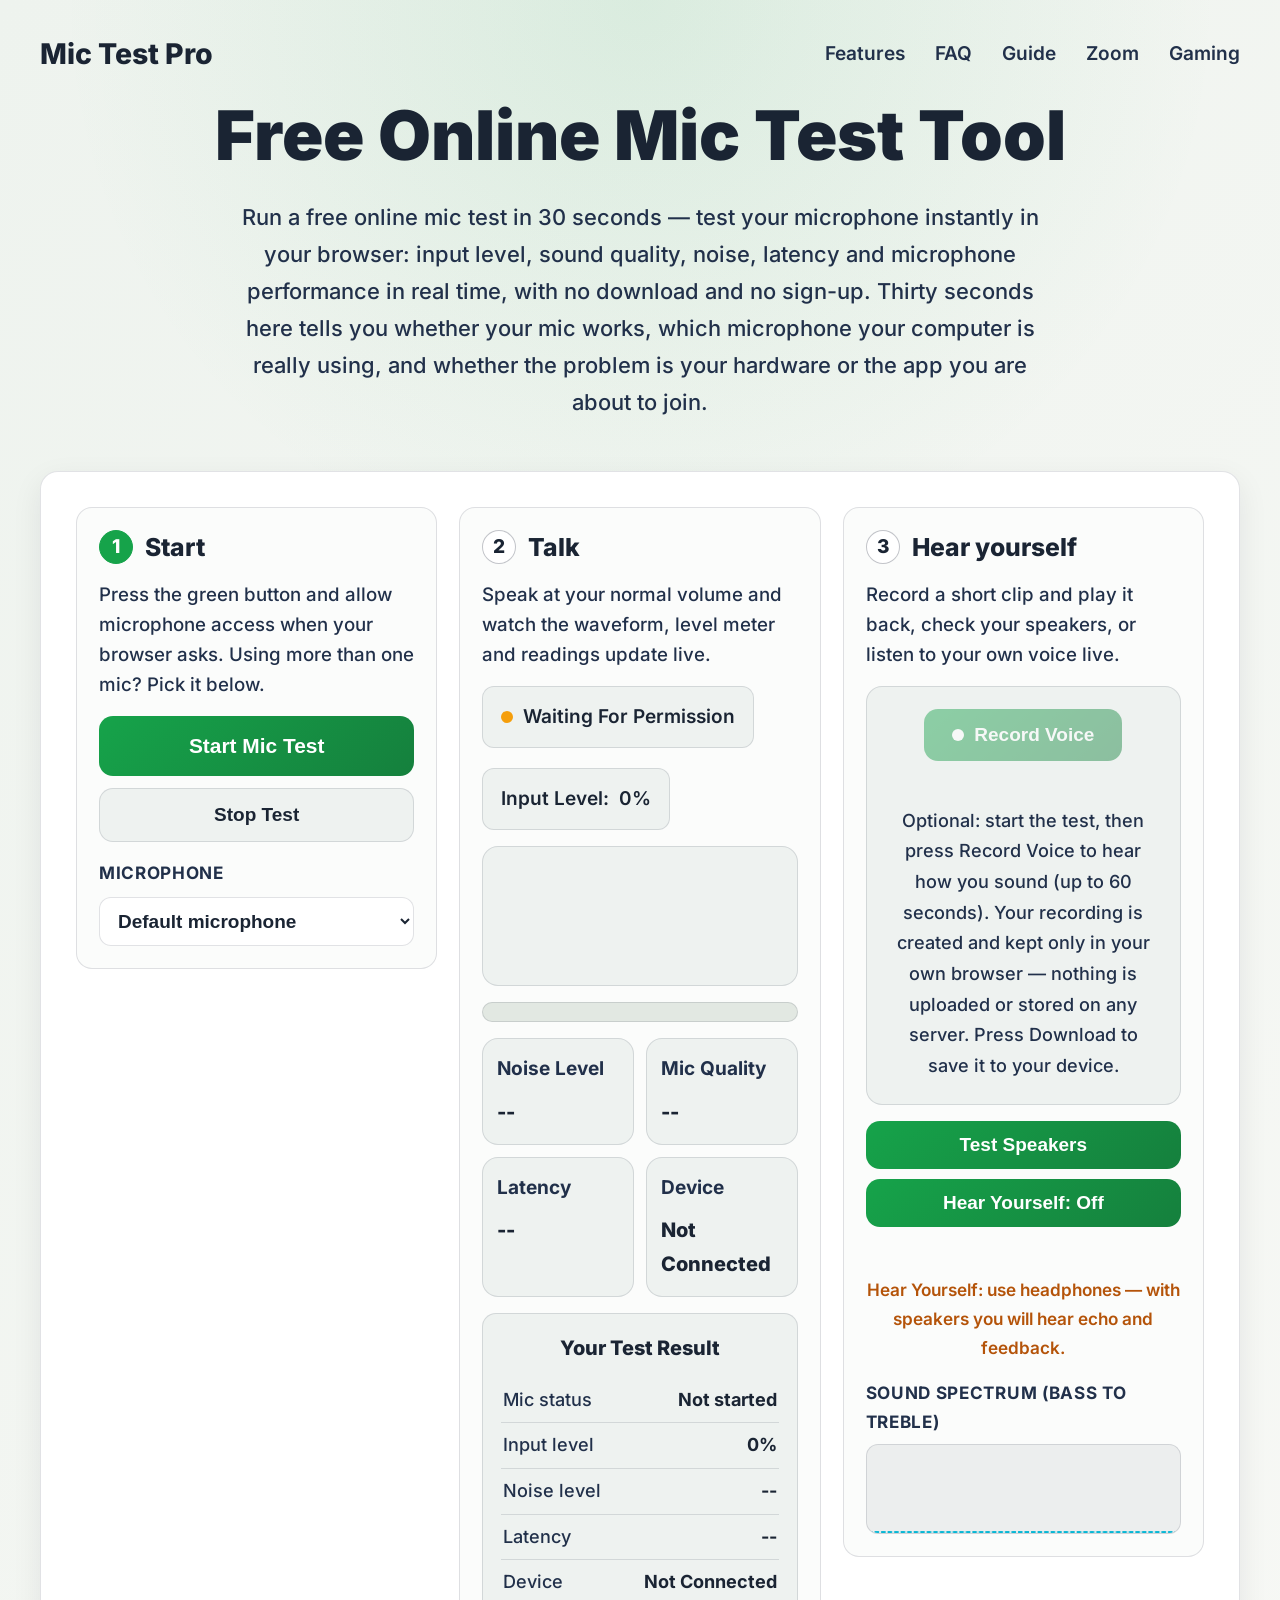
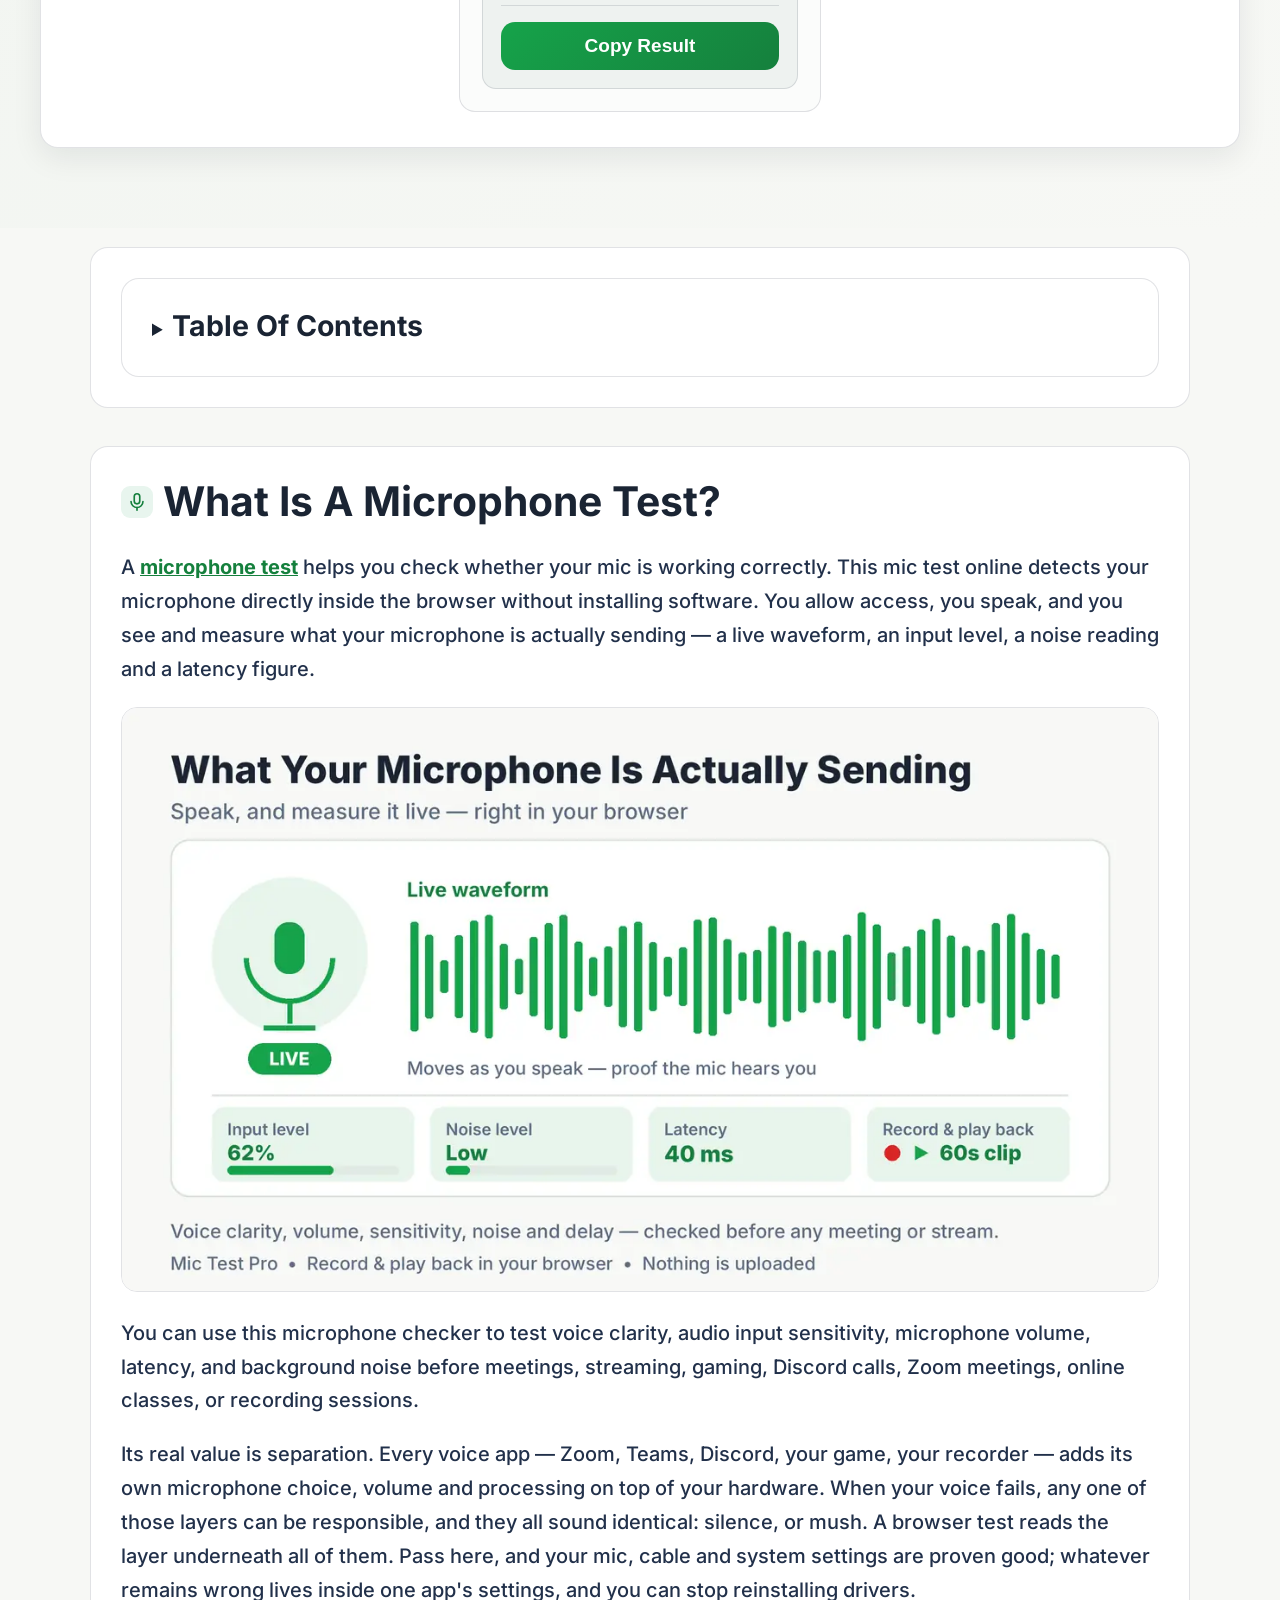
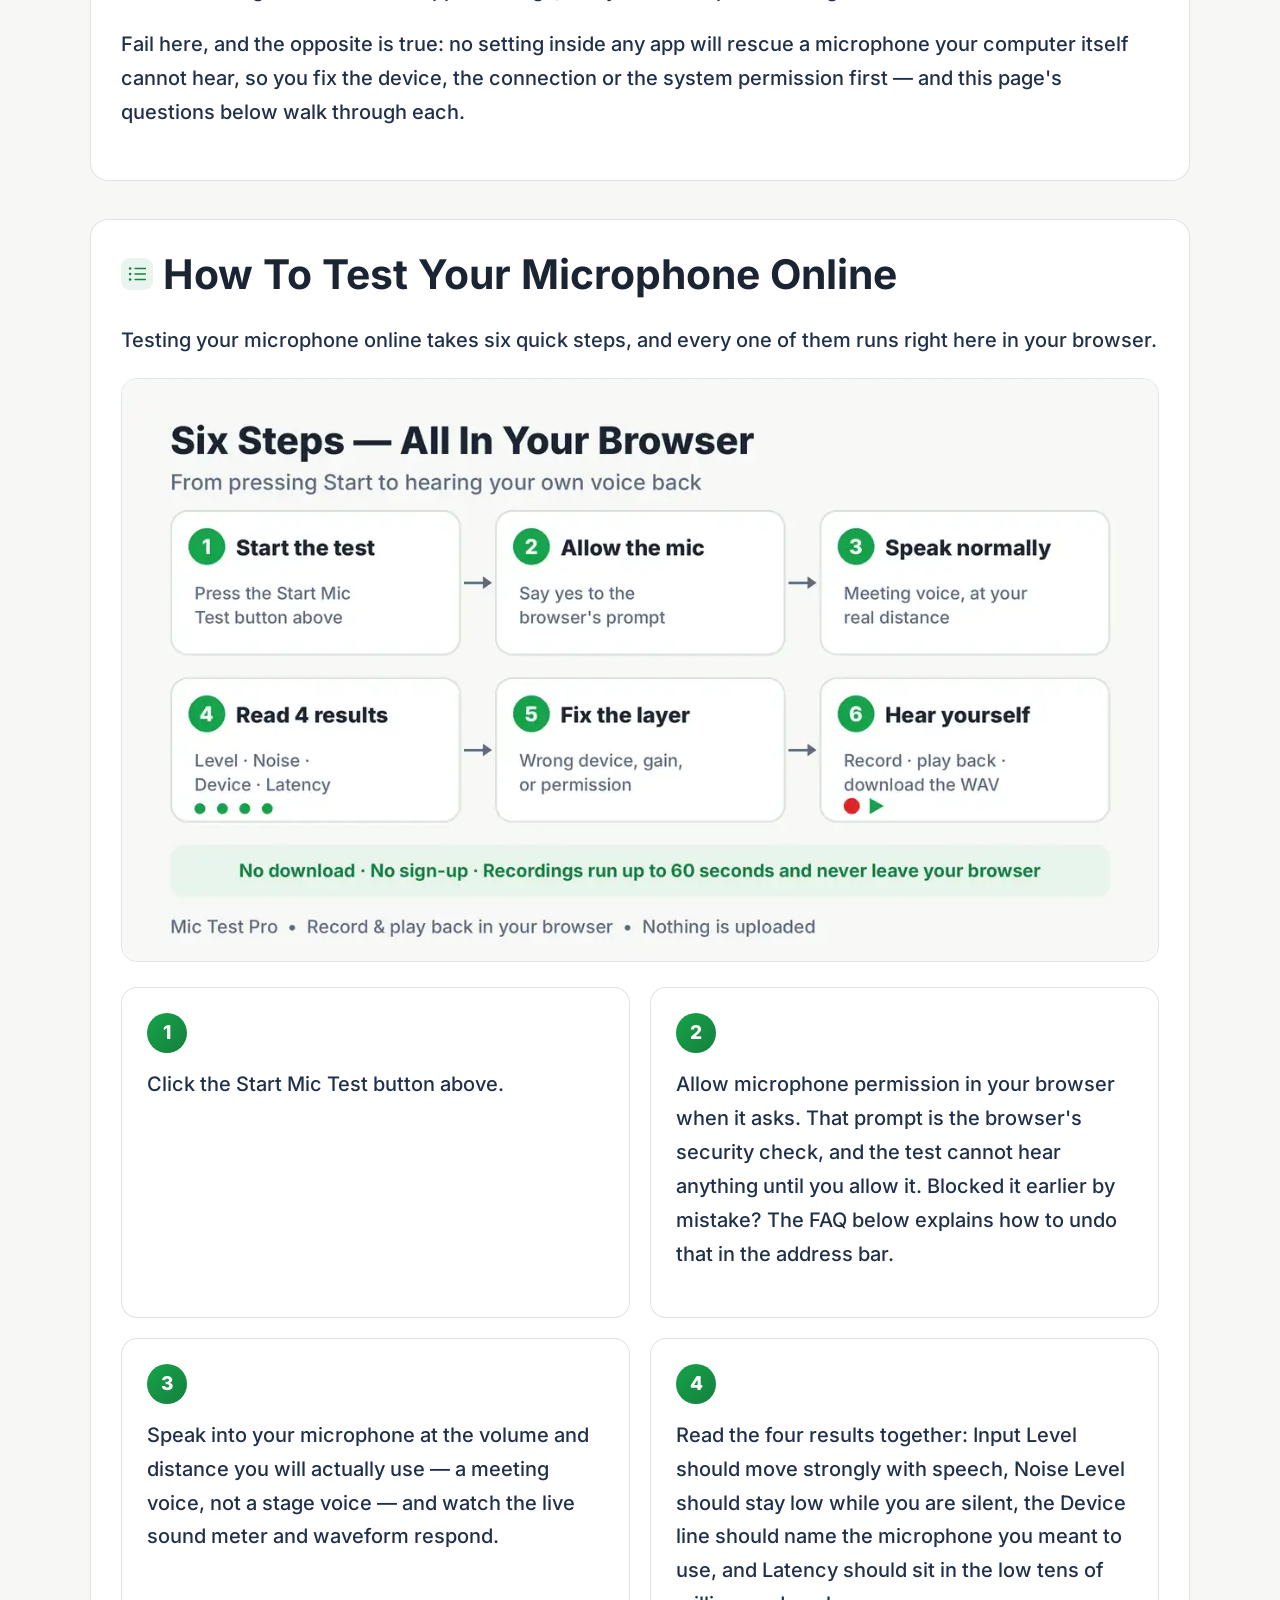
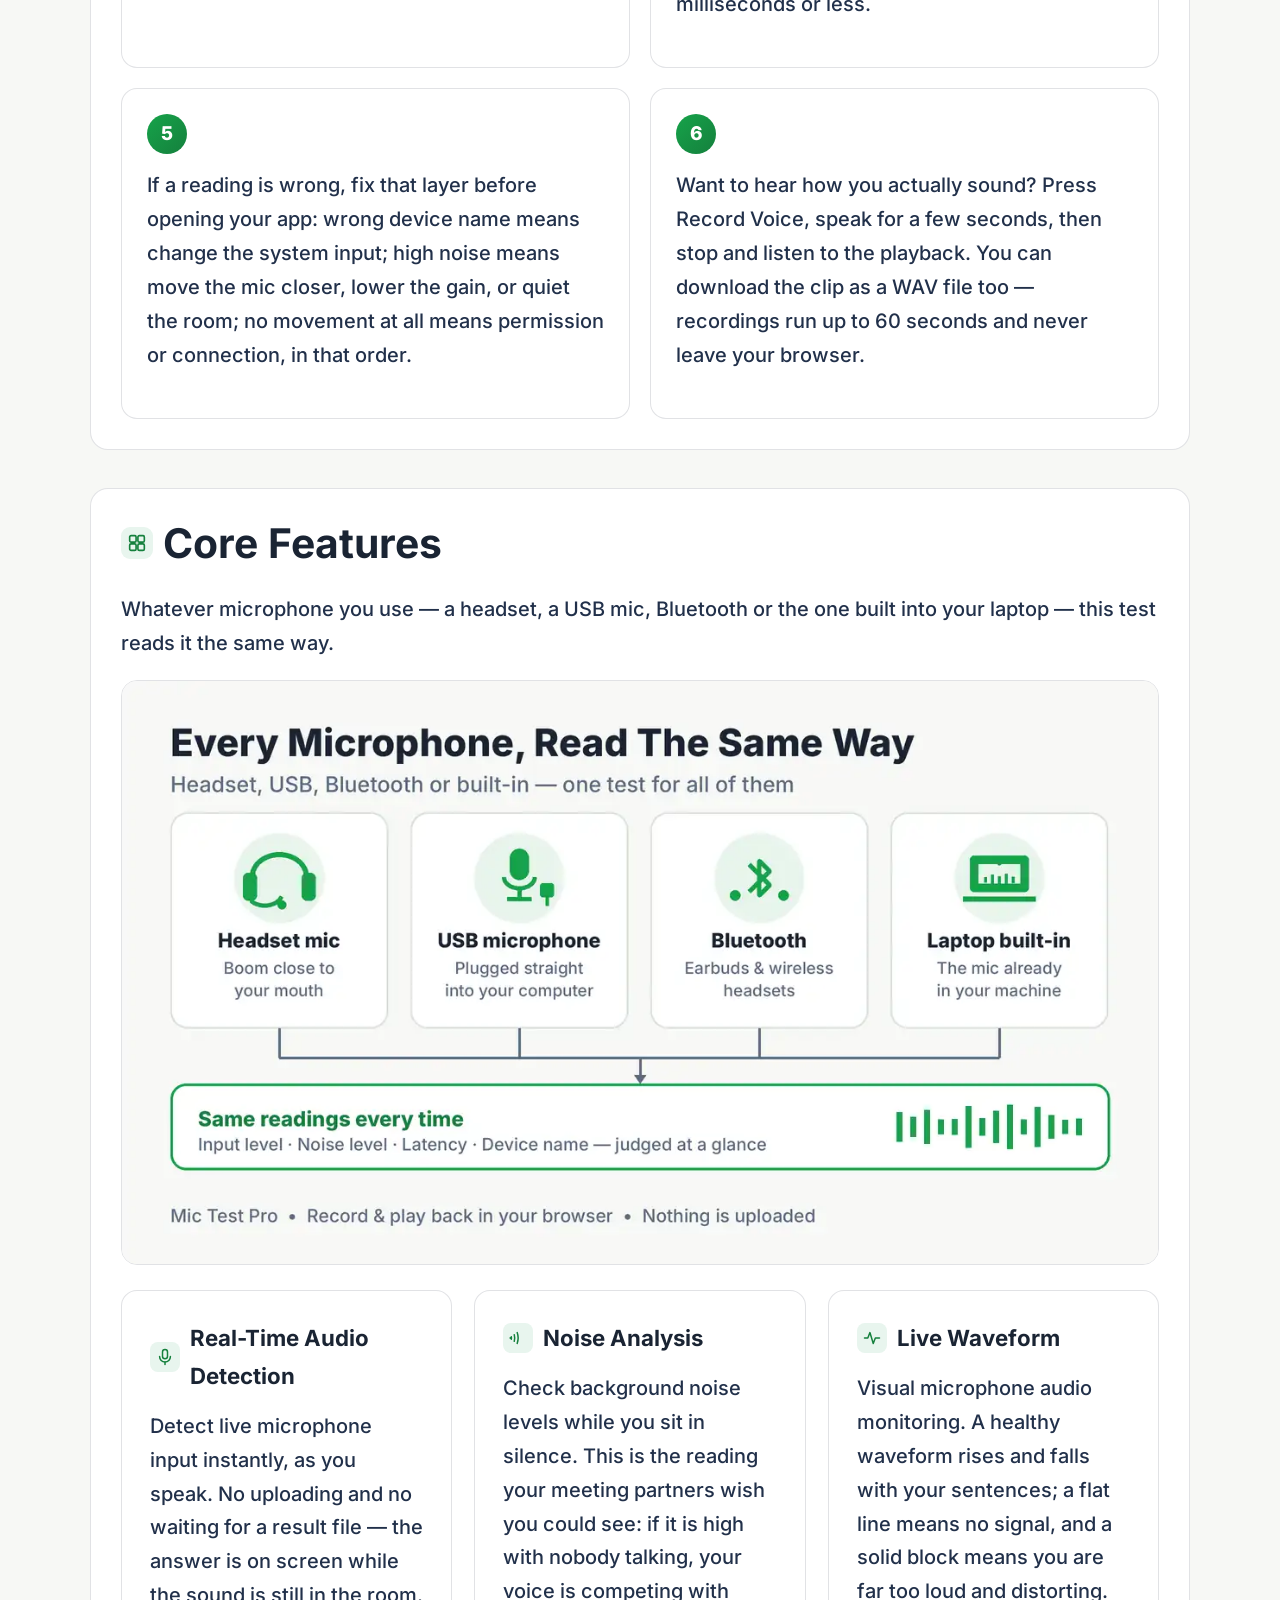
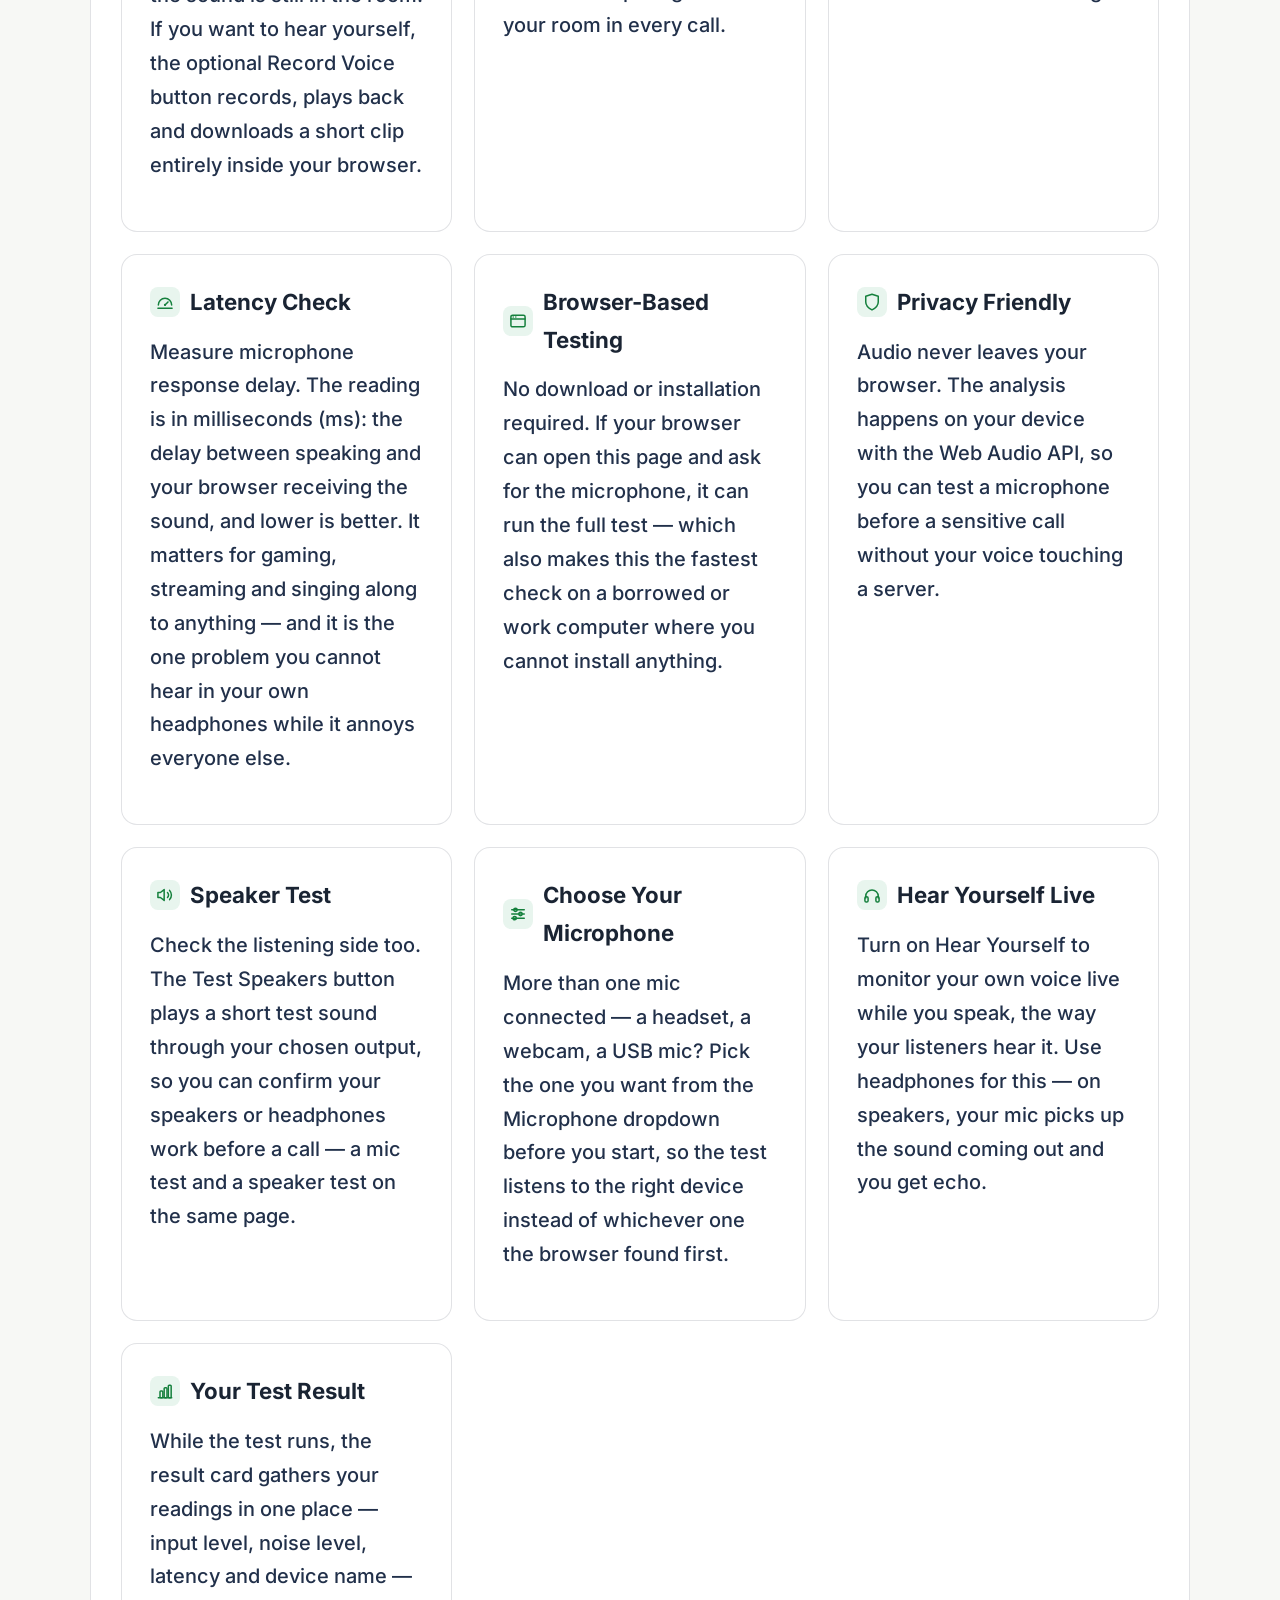
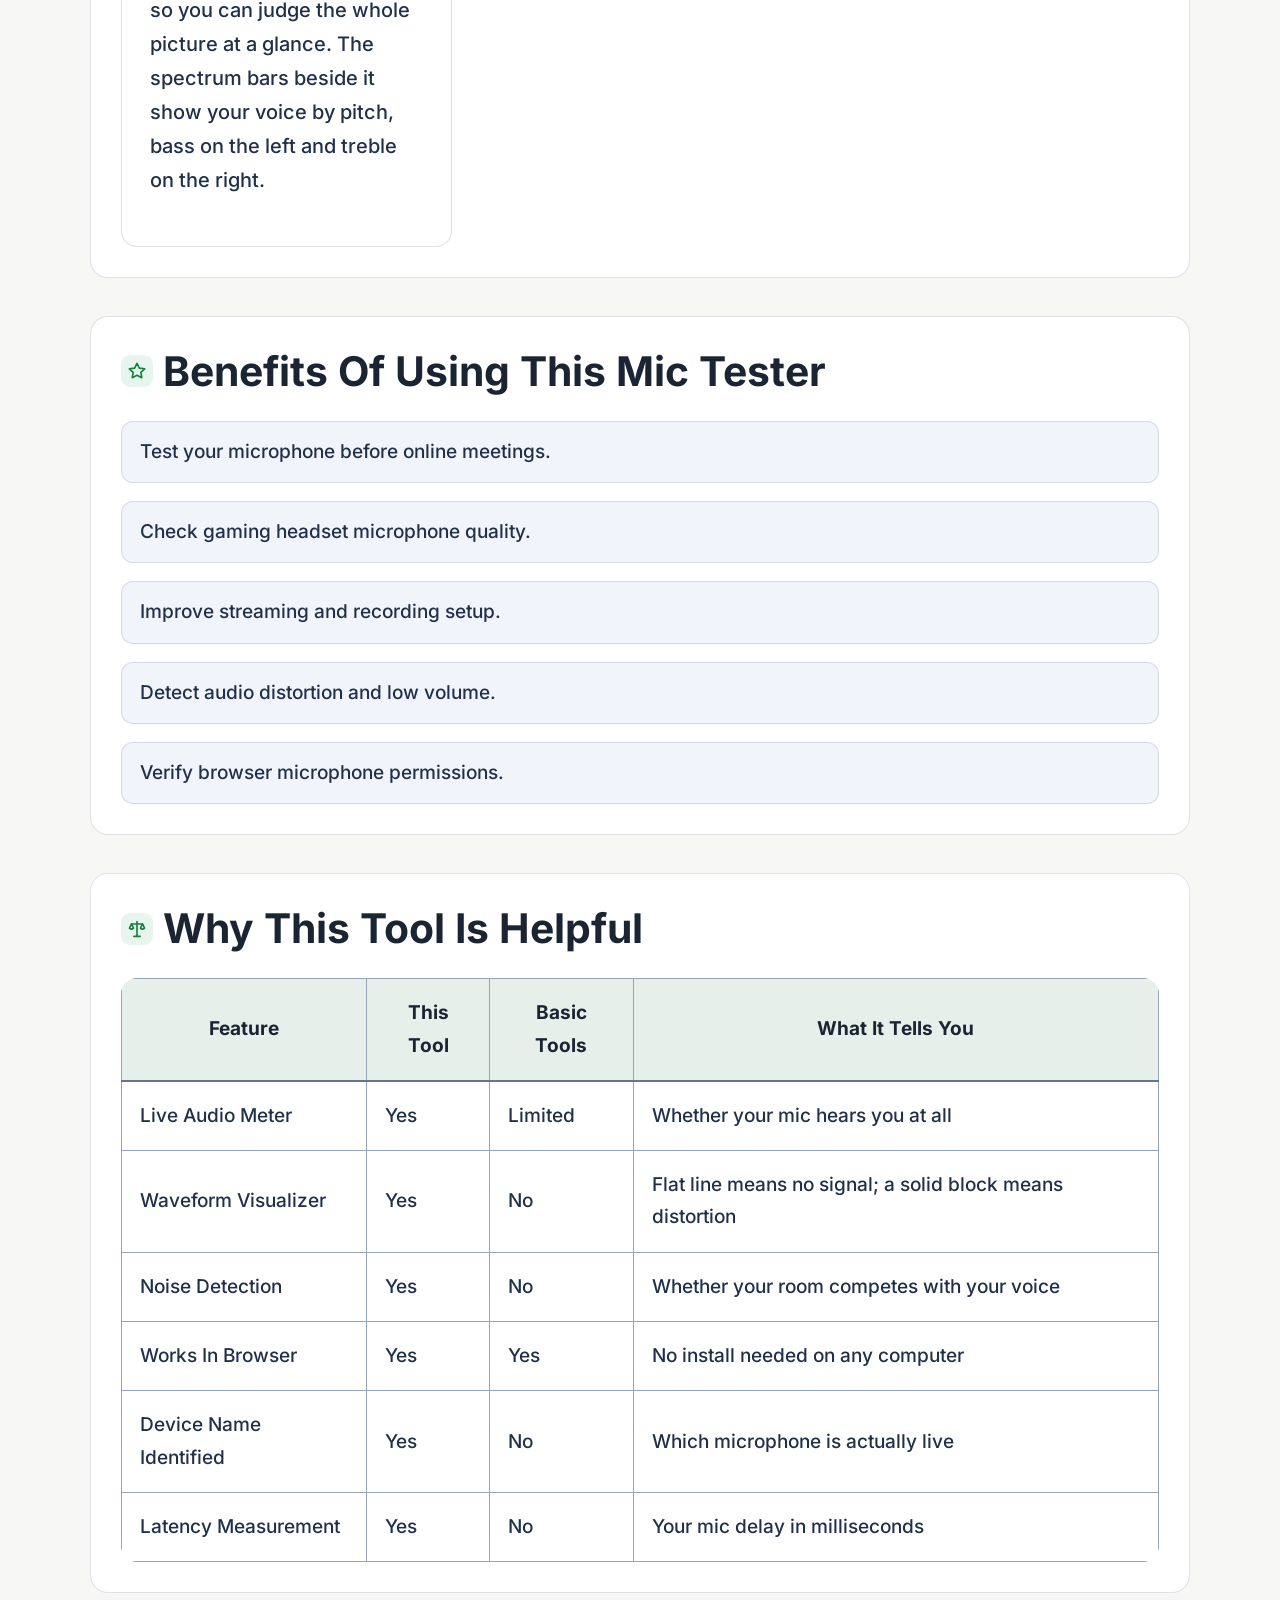
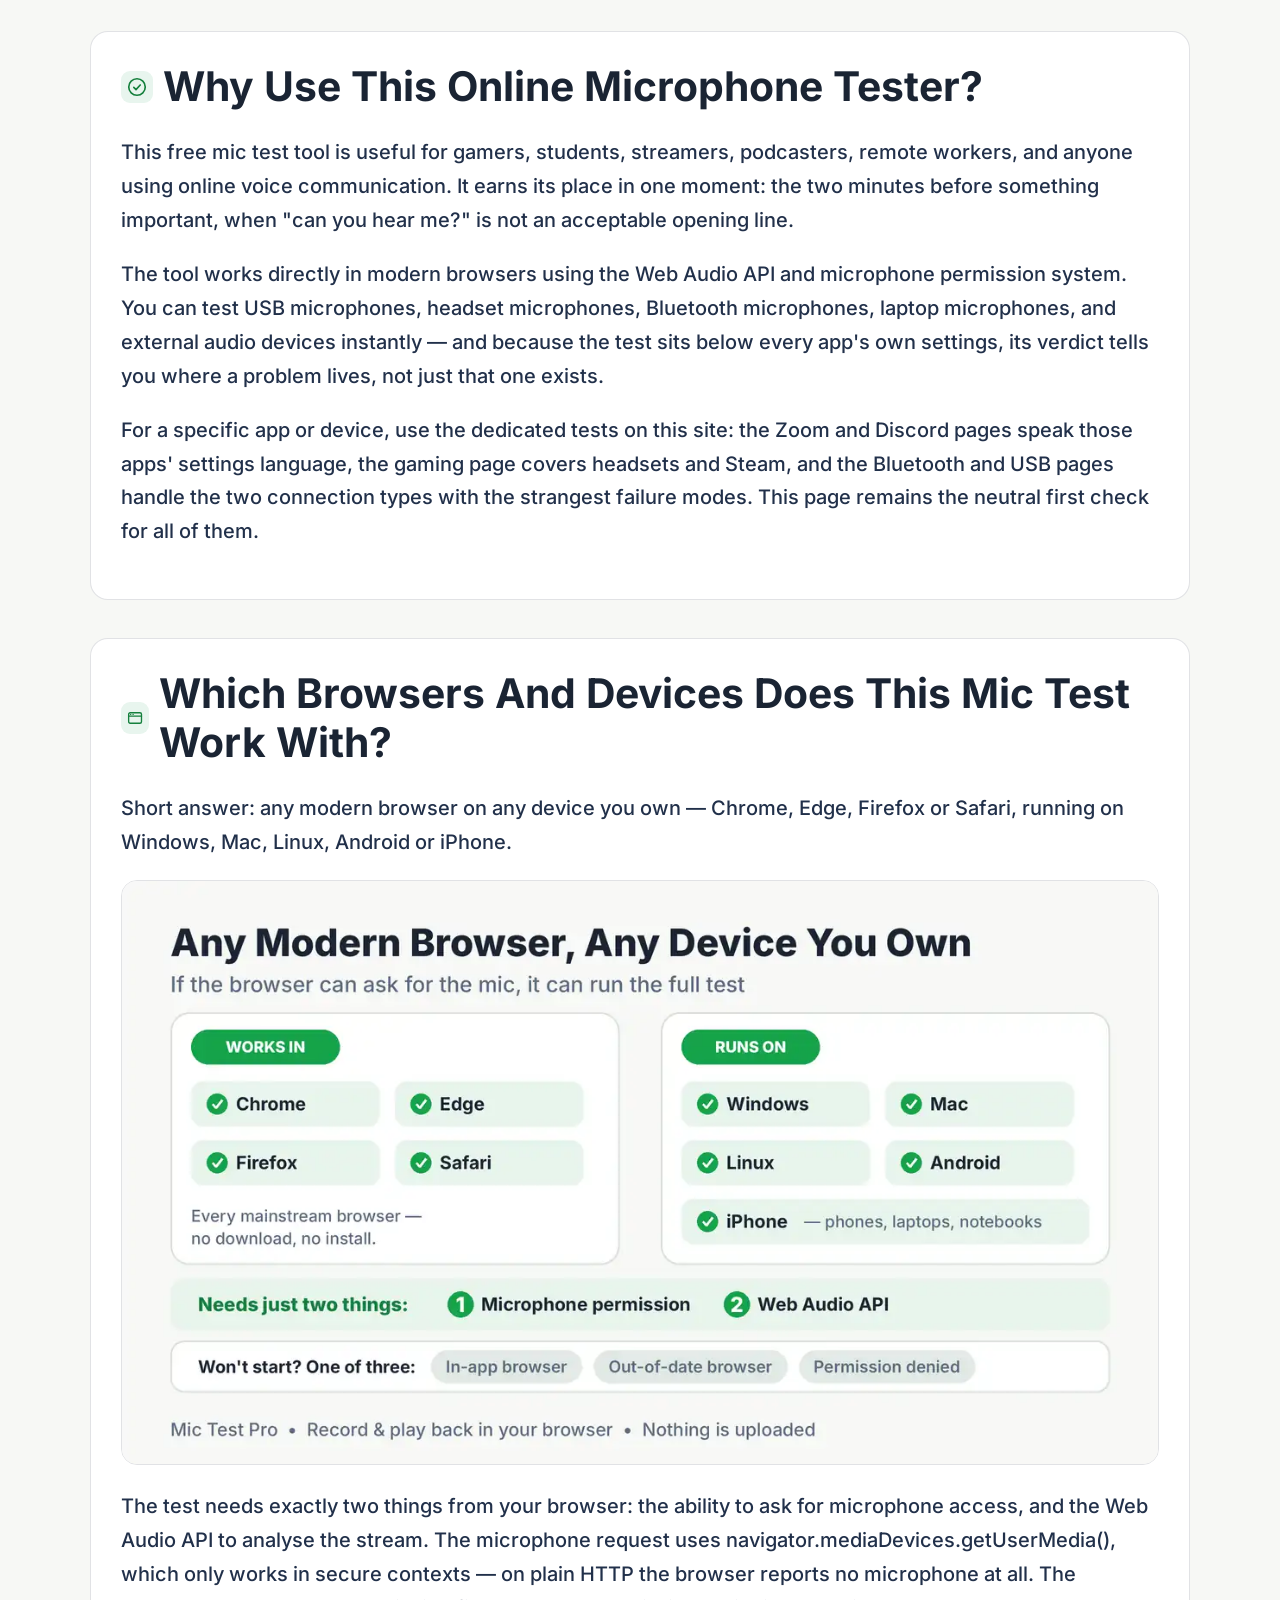
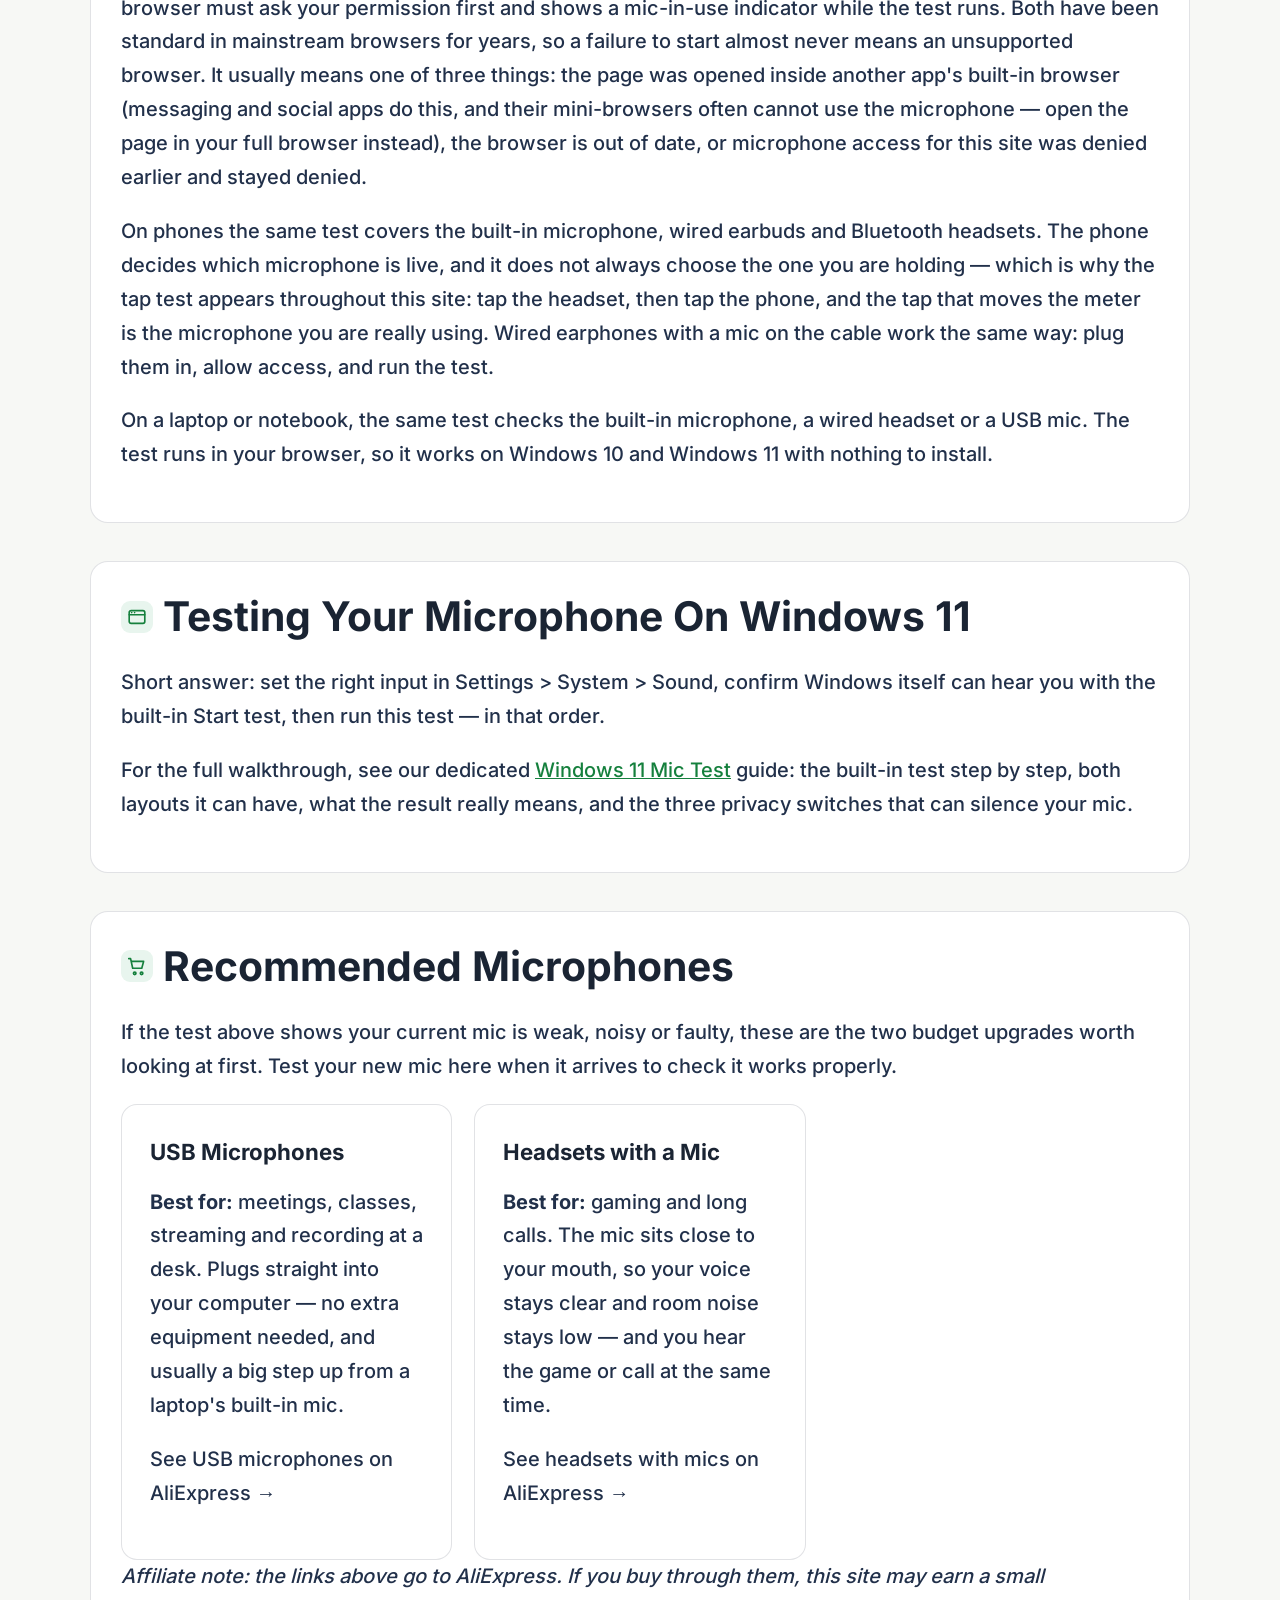
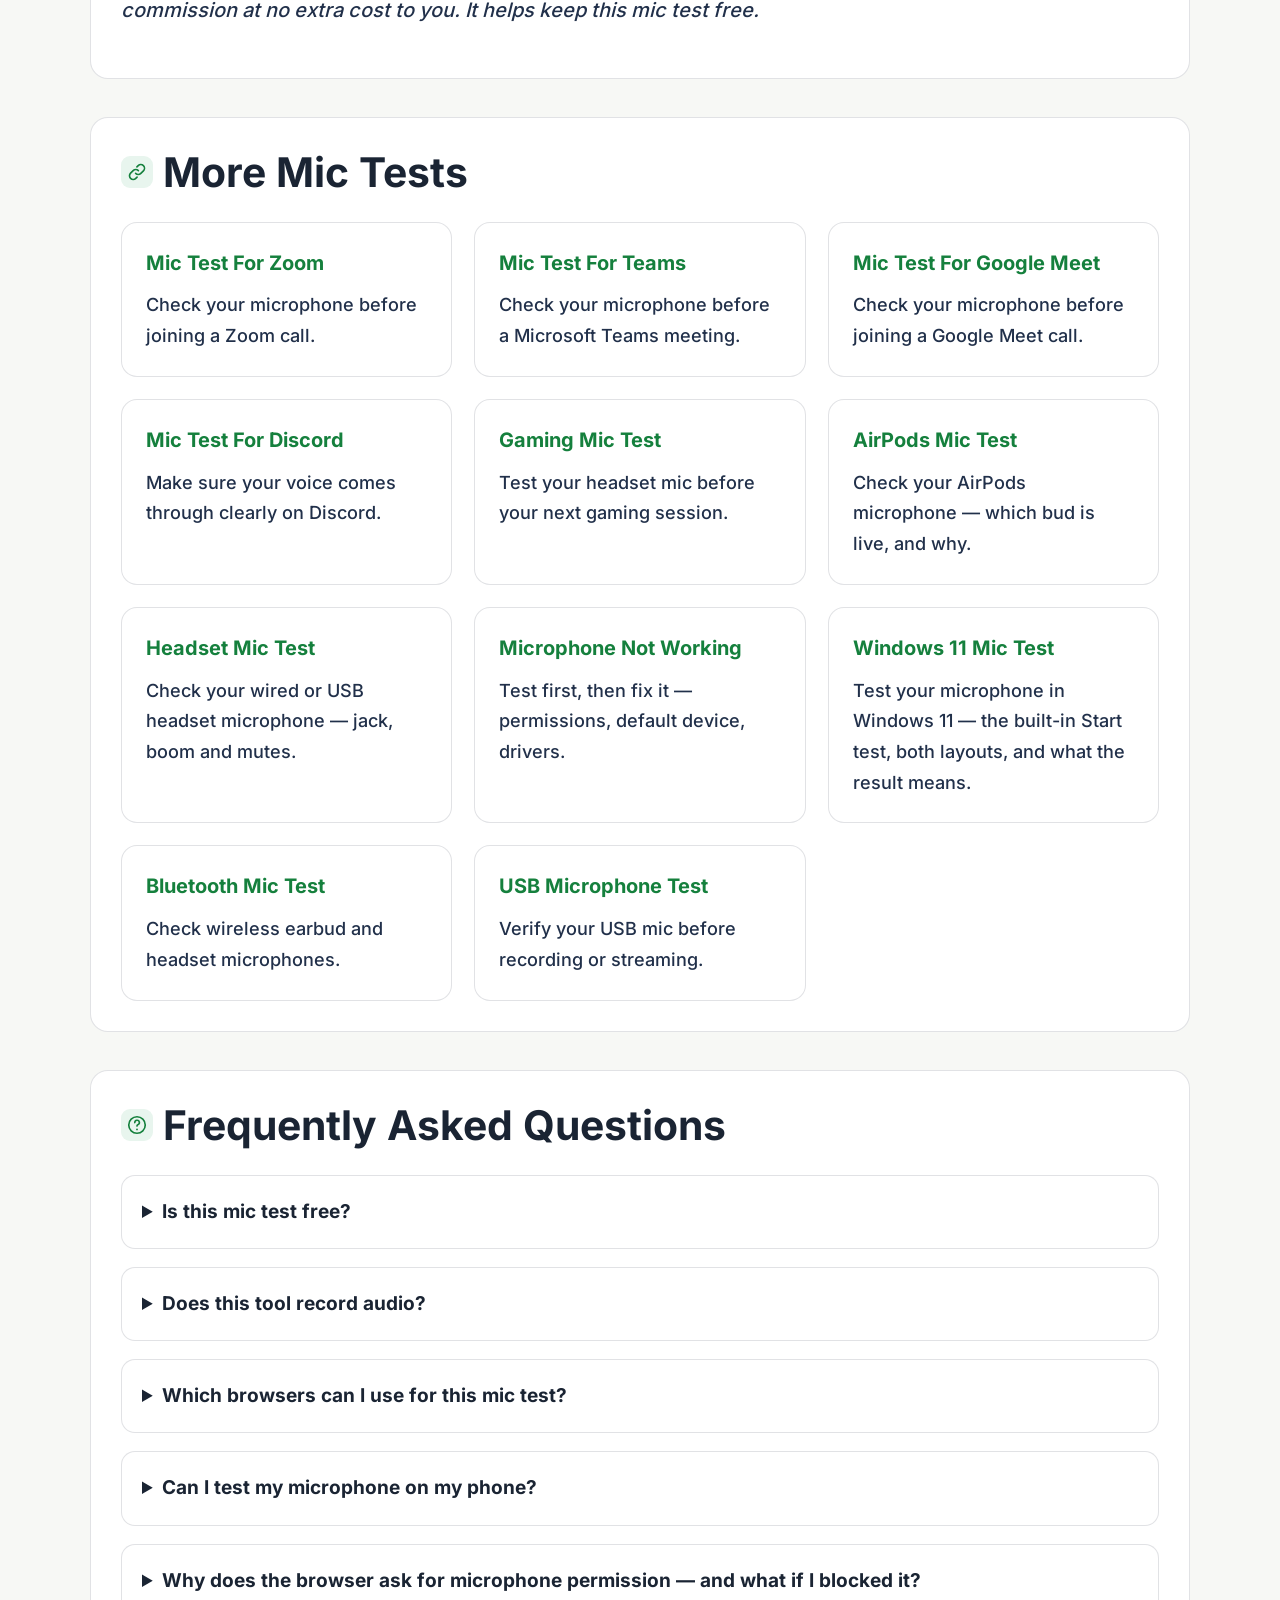
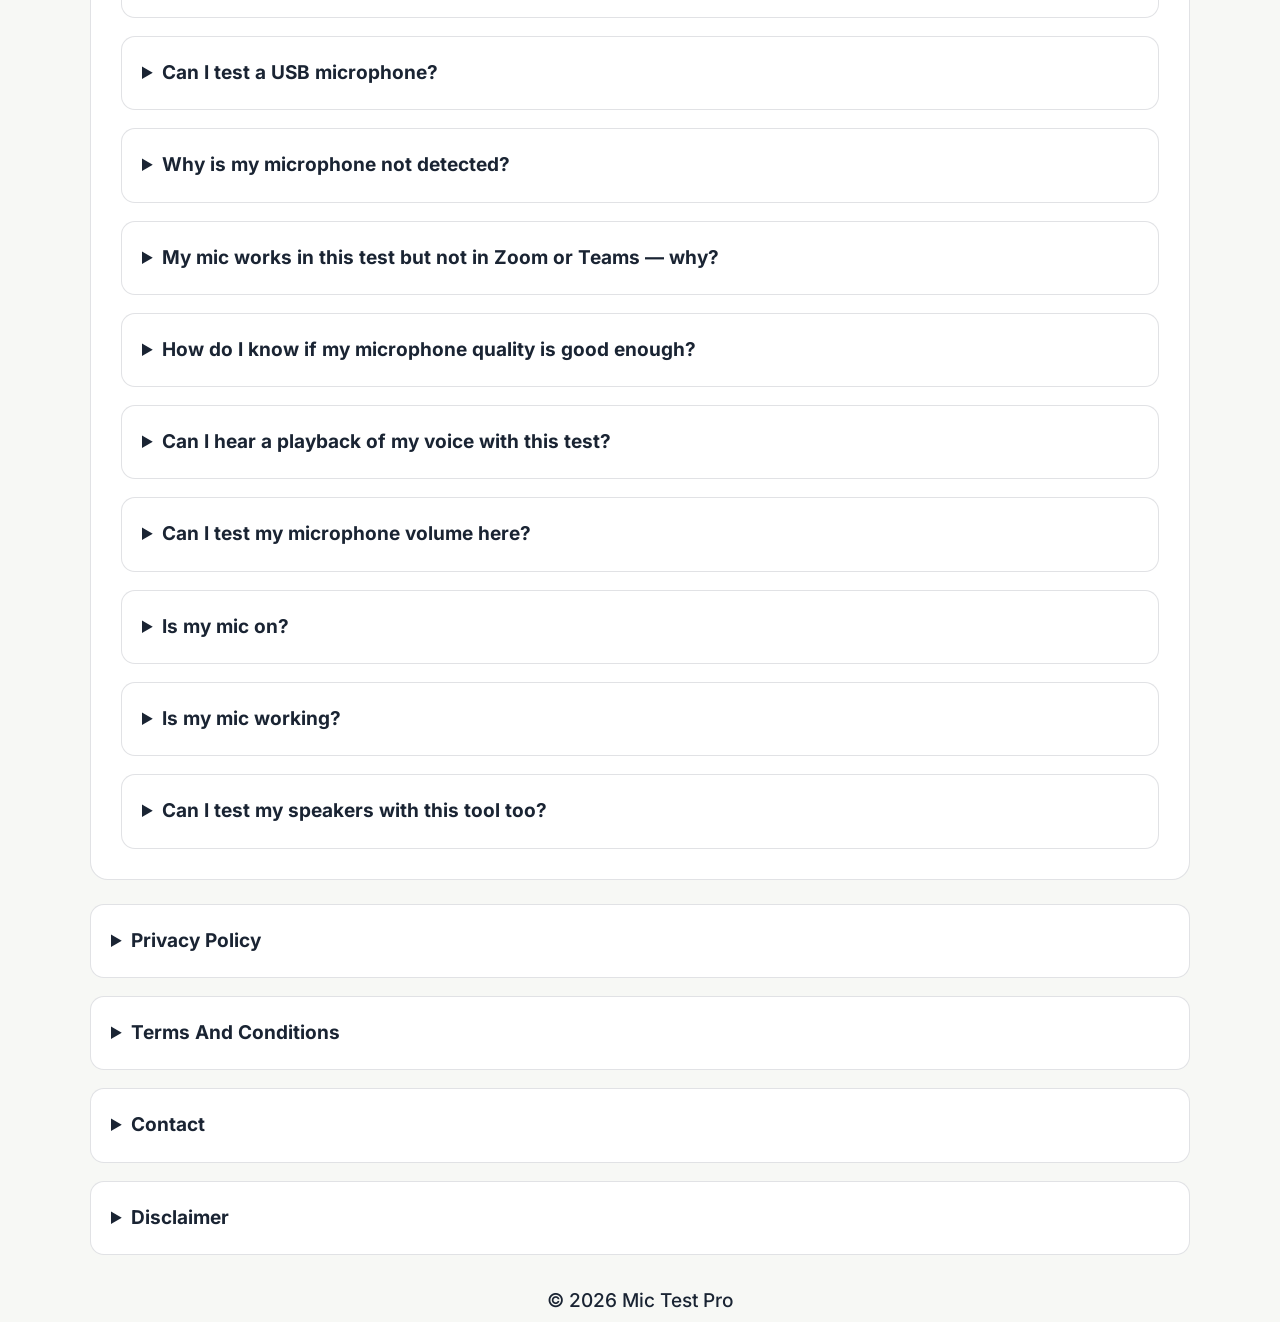
<file: index.html>
<!DOCTYPE html>
<html lang="en">
<head>
  <meta charset="UTF-8" />
  <meta name="google-site-verification" content="e1M61GxucSEzcZG6jb28C_7j1dWP_etgjM3ta77z3_M" />
  <meta name="mitgo-verification" content="1f5dd336-08ed-477d-a7d2-d4f5c1c9db13" />
  <meta name="viewport" content="width=device-width, initial-scale=1.0"/>

  <title>Mic Test Pro – Free Online Microphone Test, No Download</title>

  <meta name="description" content="Check mic online free — test your microphone in your browser: input level, sound quality, noise, latency and echo, with no download or sign-up." />

  <meta name="keywords" content="mic test,microphone test,online mic test,mic tester,microphone checker,test microphone online,microphone test online free,check mic" />

  <meta name="robots" content="index, follow"/>

  <link rel="canonical" href="https://testmics.com/"/>
  <link rel="icon" type="image/svg+xml" href="favicon.svg"/>

  <meta property="og:type" content="website"/>
  <meta property="og:title" content="Mic Test Pro – Free Online Microphone Test Tool"/>
  <meta property="og:description" content="Check mic online free — test your microphone in your browser: input level, sound quality, noise, latency and echo, with no download or sign-up."/>
  <meta property="og:url" content="https://testmics.com/"/>
  <meta property="og:image" content="https://testmics.com/images/home-1-dashboard.webp"/>
  <meta name="twitter:card" content="summary"/>
  <meta name="twitter:title" content="Mic Test Pro – Free Online Microphone Test Tool"/>
  <meta name="twitter:description" content="Check mic online free — test your microphone in your browser: input level, sound quality, noise, latency and echo, with no download or sign-up."/>

  <style>
/* style.css inlined 2026-10-22 for PageSpeed (master copy: style.css in repo) */
/* Self-hosted Inter variable font (added 2026-10-22; replaces Google Fonts - no third-party request, no layout shift) */
@font-face{
  font-family:'Inter';
  src:url('fonts/inter-var.woff2') format('woff2');
  font-weight:400 900;
  font-style:normal;
  font-display:optional;
}

/* ===================================
   MIC TEST PRO — STYLE.CSS
=================================== */

*{
  margin:0;
  padding:0;
  box-sizing:border-box;
}

:root{

  --bg:#f7f8f5;
  --card:#ffffff;
  --card2:#eef2f0;
  --border:rgba(15,23,42,.12);
  --table-border:#94a3b8;

  --text:#1a2433;
  --text2:#21304a;

  --blue:#16a34a;
  --cyan:#15803d;
  --green:#16a34a;
  --red:#ef4444;
  --yellow:#b45309;

  --gradient:
  linear-gradient(
  135deg,
  #eef3ee 0%,
  #f7f8f5 100%
  );

  --radius:18px;

  --shadow:
  0 10px 30px rgba(15,23,42,.08);

}

/* Global text readability (2026-11-26): root 16px→17.5px so all rem text scales up,
   body weight 400→450, --text2 darkened #4a5a72→#2b3a52.
   Round 2 (2026-11-26): root 17.5px→19px, body weight 450→500, --text2 #2b3a52→#21304a;
   h1/h2 rem sizes trimmed slightly so headings stay proportionate at the larger root. */
html{
  scroll-behavior:smooth;
  font-size:19px;
}

body{

  font-family:
  'Inter',
  sans-serif;

  font-weight:500;

  background:
  var(--bg);

  color:
  var(--text);

  line-height:
  1.7;

  overflow-x:hidden;

}

/* =========================
   HERO
========================= */

.hero{

 min-height: auto;

  background:
  radial-gradient(
  circle at top,
  rgba(22,163,74,.10),
  transparent 30%
  ),
  var(--gradient);

  padding:
  30px 20px 80px;

}

/* =========================
   NAVBAR
========================= */

.topbar{

  max-width:1200px;

  margin:auto;

  display:flex;

  justify-content:
  space-between;

  align-items:center;

  margin-bottom:20px;

}

.logo{

  font-size:1.5rem;

  font-weight:800;

  color:#1a2433;

}

.nav-links{

  display:flex;

  gap:30px;

}

.nav-links a{

  color:var(--text2);

  text-decoration:none;

  transition:.3s;

  font-weight:600;

}

.nav-links a:hover{

  color:#1a2433;

}

/* =========================
   HERO CONTENT
========================= */

.hero-content{

  max-width:1000px;

  margin:auto;

  text-align:center;

}

.hero-content h1{

  font-size:3.6rem;

  line-height:1.1;

  margin-bottom:25px;

  font-weight:900;

}

.hero-text{

  max-width:800px;

  margin:auto;

  color:var(--text2);

  font-size:1.15rem;

  margin-bottom:50px;

}

/* =========================
   TOOL CARD
========================= */

.tool-card{

  background:
  #ffffff;

  border:
  1px solid var(--border);

  border-radius:
  var(--radius);

  padding:
  35px;

  box-shadow:
  var(--shadow);

  backdrop-filter:
  blur(10px);

}

.status-row{

  display:flex;

  justify-content:
  space-between;

  gap:20px;

  flex-wrap:wrap;

margin-bottom:25px;

}

.status-box{

  background:
  var(--card2);

  border:
  1px solid var(--border);

  padding:
  14px 18px;

  border-radius:
  12px;

  display:flex;

  align-items:center;

  gap:10px;

  color:#1a2433;

  font-weight:600;

}

.dot{

  width:12px;

  height:12px;

  border-radius:50%;

  background:var(--yellow);

  animation:pulse 1.5s infinite;

}

@keyframes pulse{

  0%{
    transform:scale(1);
    opacity:1;
  }

  50%{
    transform:scale(1.3);
    opacity:.7;
  }

  100%{
    transform:scale(1);
    opacity:1;
  }

}

/* =========================
   VISUALIZER
========================= */

.visualizer-wrap{

  background:
  #eef2f0;

  border-radius:
  16px;

  border:
  1px solid var(--border);

  padding:
  20px;

  margin-bottom:80px;

}

#visualizer{

  width:100%;

  height:140px;

  display:block;

}

/* =========================
   AUDIO METER
========================= */

.meter-wrap{

  margin-bottom:30px;

}

.meter-bar{

  width:100%;

  height:20px;

  background:
  #e2e8e2;

  border-radius:
  100px;

  overflow:hidden;

  border:
  1px solid var(--border);

}

.meter-fill{

  width:0%;

  height:100%;

  background:
  linear-gradient(
  90deg,
  var(--green),
  var(--cyan),
  var(--blue)
  );

  transition:
  width .1s linear;

}

/* =========================
   BUTTONS
========================= */

.tool-actions{

  display:flex;

  justify-content:center;

  gap:20px;

  margin-bottom:35px;

  flex-wrap:wrap;

}

.tool-actions button{

  border:none;

  padding:
  15px 28px;

  border-radius:
  14px;

  cursor:pointer;

  font-size:1rem;

  font-weight:700;

  transition:.3s;

}

#startBtn{

  background:
  linear-gradient(
  135deg,
  var(--blue),
  var(--cyan)
  );

  color:white;

}

#startBtn:hover{

  transform:
  translateY(-2px);

}

#stopBtn{

  background:
  #eef2f0;

  color:#1a2433;

  border:
  1px solid var(--border);

}

/* =========================
   INFO GRID
========================= */

.tool-grid{

  display:grid;

  grid-template-columns:
  repeat(4,1fr);

  gap:20px;

}

.info-card{

  background:
  var(--card2);

  border:
  1px solid var(--border);

  padding:
  22px;

  border-radius:
  16px;

}

.info-card h3{

  margin-bottom:10px;

  font-size:1rem;

  color:var(--text2);

}

.info-card p{

  font-size:1.2rem;

  font-weight:800;

}

/* =========================
   CONTENT
========================= */

.content-section{

padding: 5px 20px;
}

.container{

  max-width:1100px;

  margin:auto;

}

.content-section h2{

  font-size:2.15rem;

  margin-bottom:25px;

  line-height:1.2;

}

.content-section p{

  color:var(--text2);

  margin-bottom:20px;

  font-size:1.05rem;

}

/* =========================
   TOC
========================= */

.toc{

  background:
  var(--card);

  border:
  1px solid var(--border);

  border-radius:
  var(--radius);

  padding:
  30px;

}

.toc summary h2{

  display:inline;

  font-size:1.5rem;

}

.toc ul{

  margin-top:20px;

  display:grid;

  gap:15px;

}

.toc a{

  color:#15803d;

  text-decoration:none;

  transition:.3s;

}

.toc a:hover{

  color:#14532d;

}

/* =========================
   STEPS
========================= */

.steps{

  display:grid;

  grid-template-columns:
  repeat(2,1fr);

  gap:20px;

}

.step{

  background:
  var(--card);

  border:
  1px solid var(--border);

  border-radius:
  16px;

  padding:
  25px;

  transition:.3s;

}

.step:hover{

  transform:
  translateY(-2px);

  box-shadow:0 8px 20px rgba(22,163,74,.12);

  border-color:
  rgba(22,163,74,.45);

}

.step span{

  width:40px;

  height:40px;

  border-radius:50%;

  display:flex;

  align-items:center;

  justify-content:center;

  margin-bottom:15px;

  background:
  linear-gradient(
  135deg,
  var(--blue),
  var(--cyan)
  );

  font-weight:800;

  color:#fff;

}

/* =========================
   FEATURES
========================= */

.feature-grid{

  display:grid;

  grid-template-columns:
  repeat(3,1fr);

  gap:22px;

}

.feature-card{

  background:
  var(--card);

  border:
  1px solid var(--border);

  border-radius:
  16px;

  padding:
  28px;

  transition:.3s;

}

.feature-card:hover{

  transform:
  translateY(-2px);

  box-shadow:0 8px 20px rgba(22,163,74,.12);

  border-color:
  rgba(22,163,74,.45);

}
.step-card{

transition: .3s;

}
.step-card:hover{

transform:
translateY(-2px);

  box-shadow:0 8px 20px rgba(22,163,74,.12);

border-color:
rgba(22,163,74,.45);

}

.feature-card h3{

  margin-bottom:15px;

}

/* =========================
   BENEFITS
========================= */

.benefit-list{

  display:grid;

  gap:18px;

  padding-left:20px;

}

.benefit-list li{

  color:var(--text2);

}

/* =========================
   TABLE
   Lines highlighted (2026-11-26): cell borders use --table-border
   (medium slate #94a3b8) instead of the faint --border, and the
   header row gets a green-tinted background + stronger bottom line.
========================= */

table{

  width:100%;

  border-collapse:
  collapse;

  overflow:hidden;

  border-radius:
  16px;

}

table th,
table td{

  padding:
  18px;

  border:
  1px solid var(--table-border);

}

table th{

  background:
  #e6efe9;

  border-bottom:
  2px solid #64748b;

}

table td{

  background:
  var(--card);

  color:var(--text2);

}

/* Mobile: wide tables scroll sideways inside their card instead of overflowing the page (2026-11-26) */
@media(max-width:700px){

  table{

    display:block;

    overflow-x:auto;

    -webkit-overflow-scrolling:touch;

  }

}

/* =========================
   FAQ
========================= */

.faq{

  display:grid;

  gap:18px;

}

details{

  background:
  var(--card);

  border:
  1px solid var(--border);

  border-radius:
  14px;

  padding:
  20px;

  transition:.3s;

}

details:hover{

  transform:
  translateY(-2px);

  box-shadow:0 8px 20px rgba(22,163,74,.12);

  border-color:
  rgba(22,163,74,.45);

}

.page-img{

  width:100%;

  height:auto;

  display:block;

  border:
  1px solid var(--border);

  border-radius:
  16px;

  margin:
  10px 0 25px;

}

.h2-icon{

  width:24px;

  height:24px;

  vertical-align:-4px;

  margin-right:10px;

}

summary{

  cursor:pointer;

  font-weight:700;

}

details p{

  margin-top:15px;

}

/* =========================
   AFFILIATE
========================= */

.affiliate-card{

  text-decoration:none;

  color:#1a2433;

}

/* =========================
   FOOTER
========================= */

.footer{

  padding:
  20px 20px;
  border-top:
  1px solid var(--border);

  text-align:center;

}

.footer-links{

  display:flex;

  justify-content:center;

  gap:25px;

  flex-wrap:wrap;

  margin-bottom:20px;

}

.footer-links a{

  color:var(--text2);

  text-decoration:none;

}

/* =========================
   RESPONSIVE
========================= */

@media(max-width:900px){

  .hero-content h1{

    font-size:2.5rem;

  }

  .tool-grid{

    grid-template-columns:
    repeat(2,1fr);

  }

  .feature-grid{

    grid-template-columns:
    1fr;

  }

}

@media(max-width:700px){

  .topbar{

    flex-direction:column;

    gap:20px;

  }

  .nav-links{

    flex-wrap:wrap;

    justify-content:center;

    gap:16px;

  }

  .hero-content h1{

    font-size:2.05rem;

  }

  .steps{

    grid-template-columns:
    1fr;

  }

  .tool-grid{

    grid-template-columns:
    1fr;

  }

  .tool-card{

    padding:22px;

  }

  .content-section h2{

    font-size:1.7rem;

  }

}

.footer-bottom{

  text-align:center;

  width:100%;
   margin-top: 30px;

}

/* =========================
   RELATED / INTERNAL LINKS
========================= */

.related-grid{

  display:grid;

  grid-template-columns:
  repeat(3,1fr);

  gap:22px;

}

.related-card{

  background:var(--card);

  border:1px solid var(--border);

  border-radius:16px;

  padding:24px;

  text-decoration:none;

  color:#1a2433;

  display:block;

  transition:.3s;

}

.related-card:hover{

  transform:translateY(-2px);

  box-shadow:0 8px 20px rgba(22,163,74,.12);

  border-color:rgba(22,163,74,.45);

}

.related-card h3{

  margin-bottom:10px;

  color:var(--cyan);

  font-size:1.05rem;

}

.related-card p{

  color:var(--text2);

  font-size:.95rem;

  margin-bottom:0;

}

.breadcrumb{

  color:var(--text2);

  font-size:.9rem;

  margin-bottom:20px;

}

.breadcrumb a{

  color:var(--text2);

}

@media(max-width:900px){

  .related-grid{

    grid-template-columns:1fr;

  }

}

/* Accessibility utility: visually hidden heading text (added 2026-10-22 for heading-order fix) */
.sr-only{
  position:absolute;
  width:1px;
  height:1px;
  padding:0;
  margin:-1px;
  overflow:hidden;
  clip:rect(0,0,0,0);
  white-space:nowrap;
  border:0;
}

/* In-content text links (added 2026-10-22): bare paragraph/list/table links had no colour rule
   and rendered in the browser-default blue #0000ee (2.09:1 on the dark background).
   :where() keeps this weaker than the nav, TOC, breadcrumb and footer link rules. */
:where(.content-section) p a,
:where(.content-section) li a,
:where(.content-section) td a{
  color:var(--cyan);
  text-decoration:underline;
}

/* =========================
   RECORD / PLAYBACK / DOWNLOAD
   (added 2026-11-26)
========================= */

.record-panel{

  background:
  var(--card2);

  border:
  1px solid var(--border);

  border-radius:
  16px;

  padding:
  22px;

  margin-bottom:
  35px;

}

.record-row{

  display:flex;

  align-items:center;

  justify-content:center;

  gap:16px;

  flex-wrap:wrap;

  margin-bottom:16px;

}

#recordBtn{

  display:inline-flex;

  align-items:center;

  justify-content:center;

  gap:10px;

  border:none;

  padding:
  15px 28px;

  border-radius:
  14px;

  cursor:pointer;

  font-size:1rem;

  font-weight:700;

  transition:.3s;

  background:
  linear-gradient(
  135deg,
  var(--blue),
  var(--cyan)
  );

  color:white;

  min-height:52px;

}

#recordBtn:hover:not(:disabled){

  transform:
  translateY(-2px);

}

#recordBtn:disabled{

  opacity:.45;

  cursor:not-allowed;

}

.record-dot{

  width:12px;

  height:12px;

  border-radius:50%;

  background:white;

  flex:none;

}

#recordBtn.recording .record-dot{

  animation:pulse 1s infinite;

}

.record-timer{

  font-size:1.15rem;

  font-weight:800;

  color:var(--red);

  font-variant-numeric:
  tabular-nums;

}

.record-status{

  color:var(--cyan);

  font-size:.95rem;

  font-weight:600;

  text-align:center;

  min-height:1.6em;

  margin-bottom:16px;

}

.record-status:empty{

  margin-bottom:0;

}

.playback-wrap{

  display:flex;

  flex-direction:column;

  gap:14px;

  align-items:center;

  margin-bottom:16px;

}

.playback-wrap[hidden]{

  display:none;

}

.playback-wrap audio{

  width:100%;

  max-width:520px;

}

.download-btn{

  display:inline-flex;

  align-items:center;

  justify-content:center;

  padding:
  13px 26px;

  border-radius:
  14px;

  background:
  linear-gradient(
  135deg,
  var(--green),
  var(--cyan)
  );

  color:white;

  font-weight:700;

  text-decoration:none;

  transition:.3s;

  min-height:48px;

}

.download-btn:hover{

  transform:
  translateY(-2px);

}

.record-note{

  color:var(--text2);

  font-size:.95rem;

  text-align:center;

  max-width:640px;

  margin:auto;

}

@media(max-width:700px){

  .record-panel{

    padding:18px;

  }

  #recordBtn{

    width:100%;

  }

  .download-btn{

    width:100%;

  }

}

/* =========================
   EXTRA TOOL FEATURES
   (added 2026-11-26)
   Speaker test, mic select,
   hear-yourself monitor,
   spectrum, result summary
========================= */

.extras-panel{

  background:
  var(--card2);

  border:
  1px solid var(--border);

  border-radius:
  16px;

  padding:
  22px;

  margin-bottom:
  35px;

}

.extras-row{

  display:flex;

  align-items:center;

  justify-content:center;

  gap:14px;

  flex-wrap:wrap;

  margin-bottom:16px;

}

.extras-label{

  color:var(--text2);

  font-size:.9rem;

  font-weight:700;

  letter-spacing:.04em;

  text-transform:uppercase;

}

.mic-select{

  background:var(--card);

  color:var(--text);

  border:
  1px solid var(--border);

  border-radius:12px;

  padding:12px 14px;

  font-size:1rem;

  font-weight:600;

  min-height:48px;

  max-width:100%;

  cursor:pointer;

}

.extras-btn{

  display:inline-flex;

  align-items:center;

  justify-content:center;

  gap:10px;

  border:none;

  padding:
  13px 26px;

  border-radius:
  14px;

  cursor:pointer;

  font-size:1rem;

  font-weight:700;

  transition:.3s;

  background:
  linear-gradient(
  135deg,
  var(--blue),
  var(--cyan)
  );

  color:white;

  min-height:48px;

}

.extras-btn:hover:not(:disabled){

  transform:
  translateY(-2px);

}

.extras-btn:disabled{

  opacity:.45;

  cursor:not-allowed;

}

.monitor-btn.on{

  background:
  linear-gradient(
  135deg,
  var(--green),
  var(--cyan)
  );

}

.extras-status{

  color:var(--cyan);

  font-size:.95rem;

  font-weight:600;

  text-align:center;

  min-height:1.6em;

  margin-bottom:10px;

}

.extras-status:empty{

  margin-bottom:0;

  min-height:0;

}

.monitor-warning{

  color:var(--yellow);

  font-size:.9rem;

  font-weight:600;

  text-align:center;

  margin-bottom:18px;

}

.spectrum-wrap{

  display:flex;

  flex-direction:column;

  gap:8px;

  margin-bottom:20px;

}

#spectrumCanvas{

  width:100%;

  height:90px;

  background:rgba(15,23,42,.06);

  border:
  1px solid var(--border);

  border-radius:12px;

}

.summary-card{

  background:var(--card);

  border:
  1px solid var(--border);

  border-radius:14px;

  padding:18px;

}

.summary-title{

  font-size:1.05rem;

  font-weight:800;

  text-align:center;

  margin-bottom:12px;

}

.summary-row{

  display:flex;

  justify-content:space-between;

  gap:16px;

  padding:7px 2px;

  border-bottom:
  1px solid var(--border);

  color:var(--text2);

  font-size:.95rem;

}

.summary-row span:last-child{

  color:var(--text);

  font-weight:700;

  text-align:right;

  overflow-wrap:anywhere;

}

.summary-card .extras-row{

  margin-top:16px;

  margin-bottom:6px;

}

@media(max-width:700px){

  .extras-panel{

    padding:18px;

  }

  .extras-btn{

    width:100%;

  }

  .mic-select{

    width:100%;

  }

  .extras-row .extras-label{

    width:100%;

    text-align:center;

  }

}

/* === V4: MicChecker-style 3-step tool (scoped overrides) === */
.hero-content{max-width:1200px}
.mc-steps{display:grid;grid-template-columns:repeat(3,1fr);gap:22px;text-align:left;align-items:start}
.mc-step{background:#fbfcfb;border:1px solid var(--border);border-radius:16px;padding:22px;display:flex;flex-direction:column;gap:16px}
.mc-step-head{display:flex;align-items:center;gap:12px}
.mc-num{width:34px;height:34px;border-radius:50%;background:#ffffff;border:1.5px solid rgba(15,23,42,.25);color:#1a2433;font-weight:800;display:flex;align-items:center;justify-content:center;flex:none;font-size:1rem}
.mc-step:first-child .mc-num{background:#16a34a;border-color:#16a34a;color:#fff}
.mc-step-head h3{font-size:1.3rem;font-weight:800;color:#1a2433;line-height:1.2}
.mc-step-sub{color:var(--text2);font-size:.98rem;line-height:1.6}
.mc-step .status-row{margin-bottom:0}
.mc-step .visualizer-wrap{margin-bottom:0;padding:14px}
.mc-step #visualizer{height:110px}
.mc-step .meter-wrap{margin-bottom:0}
.mc-step .tool-actions{margin-bottom:0;flex-direction:column;align-items:stretch;gap:12px}
.mc-step #startBtn{width:100%;padding:18px 28px;font-size:1.1rem}
.mc-step #stopBtn{width:100%}
.mc-step .record-panel{margin-bottom:0}
.mc-step .extras-row{margin-bottom:0;flex-direction:column;align-items:stretch;gap:10px}
.mc-step .extras-label{text-align:left}
.mc-step .mic-select{width:100%}
.mc-step .extras-btn{width:100%}
.mc-step .extras-status{margin-bottom:0}
.mc-step .monitor-warning{margin-bottom:0}
.mc-step .spectrum-wrap{margin-bottom:0}
.mc-step .tool-grid{grid-template-columns:repeat(2,1fr);gap:12px}
.mc-step .info-card{padding:14px}
.mc-step .info-card p{font-size:1.05rem}
.mc-step .summary-card{background:var(--card2)}
.dot{background:#f59e0b}
@media(max-width:900px){.mc-steps{grid-template-columns:1fr}}
/* === V4: card hover (subtle, green-matching) === */
.info-card,.affiliate-card,.summary-card,.mc-step{transition:.2s}
.info-card:hover,.affiliate-card:hover,.summary-card:hover,.mc-step:hover{border-color:rgba(22,163,74,.45);transform:translateY(-2px);box-shadow:0 8px 20px rgba(22,163,74,.12)}

/* === V4: article section cards (main only; footer excluded) === */
main .content-section > .container{
  background:#ffffff;
  border:1px solid var(--border);
  border-radius:18px;
  padding:30px;
  margin-top:14px;
  margin-bottom:14px;
  transition:.2s;
}
main .content-section > .container:hover{
  border-color:rgba(22,163,74,.45);
  transform:translateY(-2px);
  box-shadow:0 8px 20px rgba(22,163,74,.12);
}
.benefit-list{list-style:none;padding-left:0}
.benefit-list li{
  background:#f1f5fb;
  border:1px solid var(--border);
  border-radius:12px;
  padding:14px 18px;
  transition:.2s;
}
.benefit-list li:hover{
  border-color:rgba(22,163,74,.45);
  transform:translateY(-2px);
  box-shadow:0 8px 20px rgba(22,163,74,.12);
}
@media(max-width:700px){
  main .content-section > .container{padding:20px 16px}
}

/* === V4: heading icons (green chip) === */
.h2-icon{width:32px;height:32px;padding:5px;background:#e8f5ee;border-radius:9px;stroke:#15803d;stroke-width:1.8;vertical-align:-9px}
.h2-icon [fill="#22D3EE"]{fill:#15803d}
main .content-section h2:has(.h2-icon){display:flex;align-items:center}
.card-icon{width:30px;height:30px;padding:5px;background:#e8f5ee;border-radius:8px;flex:none}
.feature-card h3{display:flex;align-items:center;gap:10px}
</style>

  
  

  <link rel="preload" as="font" type="font/woff2" href="fonts/inter-var.woff2" crossorigin>

  <script type="application/ld+json">
  {
    "@context": "https://schema.org",
    "@type": "SoftwareApplication",
    "name": "Mic Test Pro",
    "applicationCategory": "MultimediaApplication",
    "operatingSystem": "Any (Web Browser)",
    "url": "https://testmics.com/",
    "description": "Free browser-based tool to test your microphone: check audio input, waveform, noise level, and latency instantly.",
    "offers": {
      "@type": "Offer",
      "price": "0",
      "priceCurrency": "USD"
    }
  }
  </script>

  <script type="application/ld+json">
  {
    "@context": "https://schema.org",
    "@type": "FAQPage",
    "mainEntity": [
      {
        "@type": "Question",
        "name": "Is this mic test free?",
        "acceptedAnswer": {
          "@type": "Answer",
          "text": "Yes, this mic test site is completely free. There is no sign-up, no download and no limit on how many times you can test."
        }
      },
      {
        "@type": "Question",
        "name": "Does this tool record audio?",
        "acceptedAnswer": {
          "@type": "Answer",
          "text": "Only when you press Record Voice. Audio stays inside your browser. The test analyses your microphone stream on your own device to draw the waveform and calculate the readings. If you record, the clip is created and kept only in your own browser so you can play it back or download it — nothing is uploaded or stored on any server."
        }
      },
      {
        "@type": "Question",
        "name": "Which browsers can I use for this mic test?",
        "acceptedAnswer": {
          "@type": "Answer",
          "text": "Any modern browser that can ask for microphone access: Chrome, Edge, Firefox and Safari, on Windows, Mac, Linux, Android and iPhone. If the Start button does nothing, the browser is usually too old, in a private or in-app browser window (for example, a browser inside a social media app), or the site has been denied microphone access before — open the page in your main browser and check the permission in the address bar."
        }
      },
      {
        "@type": "Question",
        "name": "Can I test my microphone on my phone?",
        "acceptedAnswer": {
          "@type": "Answer",
          "text": "Yes. Open this page in your phone's browser, tap Start Mic Test and allow microphone access. It works for the built-in phone mic and for connected headsets and earbuds. One phone habit to watch: phones switch to whichever microphone was connected last, and Bluetooth earbuds may be selected for sound but not for voice — if the level does not move when you speak into the headset, tap near the headset and then near the phone; whichever tap spikes the level is the live mic."
        }
      },
      {
        "@type": "Question",
        "name": "Why does the browser ask for microphone permission — and what if I blocked it?",
        "acceptedAnswer": {
          "@type": "Answer",
          "text": "The browser asks because no website may listen to your microphone without your say-so; that permission popup is the security system working, and this test cannot start without it. If you clicked Block by mistake, the test will stay silent forever until you undo it: click the lock or site-settings icon in the address bar, find Microphone, change it to Allow, and reload the page. On Windows also check Settings > Privacy & security > Microphone is on for your browser; on a Mac, System Settings > Privacy & Security > Microphone."
        }
      },
      {
        "@type": "Question",
        "name": "Can I test a USB microphone?",
        "acceptedAnswer": {
          "@type": "Answer",
          "text": "Yes, USB microphones are supported — plug the mic in before you start the test so the browser can offer it, and check that the Device reading on this page names your USB mic. If your USB mic misbehaves (not detected, buzzing, vanishing mid-call), the dedicated USB microphone test page has a full troubleshooting table for exactly those problems."
        }
      },
      {
        "@type": "Question",
        "name": "Why is my microphone not detected?",
        "acceptedAnswer": {
          "@type": "Answer",
          "text": "Check browser permission settings and device connection first — a blocked permission and an unplugged or unselected device cause most cases. Then check the system level: in Windows, Settings > System > Sound > Input should list and show your mic reacting; on a Mac, System Settings > Sound > Input. If the system cannot see the mic, no website can. If the system sees it but this page does not, the browser permission is the blocker — reset it as described in the permission question above."
        }
      },
      {
        "@type": "Question",
        "name": "My mic works in this test but not in Zoom or Teams — why?",
        "acceptedAnswer": {
          "@type": "Answer",
          "text": "Because those apps keep their own microphone choice and do not always follow your system or browser. Your hardware just passed here, so go straight to the app's audio settings and pick the same microphone by name instead of leaving it on a default that may point at a webcam or a disconnected headset. There is a dedicated Zoom mic test page on this site with the exact Zoom settings and fixes, if Zoom is your problem app."
        }
      },
      {
        "@type": "Question",
        "name": "How do I know if my microphone quality is good enough?",
        "acceptedAnswer": {
          "@type": "Answer",
          "text": "Use the three readings together. Input level: normal speech should move the meter strongly without sitting pinned at the very top (that is distortion). Noise level: stay silent for a few seconds — the reading should stay low; a high silent reading means your listeners hear your room as much as you. Latency: lower is better, and anything in the low tens of milliseconds is fine for calls and meetings. If all three behave at your normal speaking distance and volume, your quality is good enough for meetings, classes, streaming and gaming — the remaining differences between microphones are taste, not problems."
        }
      },
      {
        "@type": "Question",
        "name": "Can I hear a playback of my voice with this test?",
        "acceptedAnswer": {
          "@type": "Answer",
          "text": "Yes. This test shows your microphone live — the waveform, input level, noise level and latency — and with the Record Voice button you can record a short clip, play it back and download it, all inside your browser. For a final check inside a specific app, you can still use the app's own check: a Teams test call, Discord's Let's Check mic test, or a Zoom test meeting."
        }
      },
      {
        "@type": "Question",
        "name": "Can I test my microphone volume here?",
        "acceptedAnswer": {
          "@type": "Answer",
          "text": "Yes — the input level reading is your live volume meter. Speak at your normal volume and watch it move: it should rise strongly without staying pinned at the very top. If it barely moves, raise the input volume in your system sound settings — in Windows, Settings > System > Sound > Input; on a Mac, System Settings > Sound > Input — then test again."
        }
      }
    ]
  }
  </script>

</head>

<body>

<header class="hero">

  <nav class="topbar">
    <div class="logo">Mic Test Pro</div>

    <div class="nav-links">
      <a href="#features">Features</a>
      <a href="#faq">FAQ</a>
      <a href="#guide">Guide</a>
      <a href="mic-test-for-zoom.html">Zoom</a>
      <a href="gaming-mic-test.html">Gaming</a>
    </div>
  </nav>

  <div class="hero-content">

    <h1>
      Free Online Mic Test Tool
    </h1>

    <p class="hero-text">
      Run a free online mic test in 30 seconds — test your microphone instantly in your browser: input level, sound quality, noise, latency and microphone performance in real time, with no download and no sign-up. Thirty seconds here tells you whether your mic works, which microphone your computer is really using, and whether the problem is your hardware or the app you are about to join.
    </p>

    <!-- TOOL CARD -->

    <section class="tool-card mc-card">

      <h2 class="sr-only">Microphone Test Results</h2>

      <div class="mc-steps">

        <div class="mc-step">
          <div class="mc-step-head"><span class="mc-num">1</span><h3>Start</h3></div>
          <p class="mc-step-sub">Press the green button and allow microphone access when your browser asks. Using more than one mic? Pick it below.</p>
          <div class="tool-actions">

        <button id="startBtn" aria-label="Start microphone test">
          Start Mic Test
        </button>

        <button id="stopBtn" aria-label="Stop microphone test">
          Stop Test
        </button>

      </div>
          <div class="extras-row">

          <label class="extras-label" for="micSelect">Microphone</label>

          <select id="micSelect" class="mic-select" aria-label="Choose which microphone to test">
            <option value="">Default microphone</option>
          </select>

        </div>
        </div>

        <div class="mc-step">
          <div class="mc-step-head"><span class="mc-num">2</span><h3>Talk</h3></div>
          <p class="mc-step-sub">Speak at your normal volume and watch the waveform, level meter and readings update live.</p>
          <div class="status-row">

        <div class="status-box">
          <span class="dot"></span>
          <span id="micStatus">Waiting For Permission</span>
        </div>

        <div class="status-box">
          <span>Input Level:</span>
          <span id="volumeText">0%</span>
        </div>

      </div>
          <div class="visualizer-wrap">
        <canvas id="visualizer" role="img" aria-label="Live microphone waveform visualizer"></canvas>
      </div>
          <div class="meter-wrap">
        <div class="meter-bar">
          <div class="meter-fill" id="meterFill"></div>
        </div>
      </div>
          <div class="tool-grid">

        <div class="info-card">
          <h3>Noise Level</h3>
          <p id="noiseLevel">--</p>
        </div>

        <div class="info-card">
          <h3>Mic Quality</h3>
          <p id="qualityLevel">--</p>
        </div>

        <div class="info-card">
          <h3>Latency</h3>
          <p id="latencyLevel">--</p>
        </div>

        <div class="info-card">
          <h3>Device</h3>
          <p id="deviceName">Not Connected</p>
        </div>

      </div>
          <div class="summary-card">

          <h3 class="summary-title">Your Test Result</h3>

          <div class="summary-row"><span>Mic status</span><span id="sumStatus">Not started</span></div>

          <div class="summary-row"><span>Input level</span><span id="sumLevel">0%</span></div>

          <div class="summary-row"><span>Noise level</span><span id="sumNoise">--</span></div>

          <div class="summary-row"><span>Latency</span><span id="sumLatency">--</span></div>

          <div class="summary-row"><span>Device</span><span id="sumDevice">Not Connected</span></div>

          <div class="extras-row">

            <button id="copyResultBtn" class="extras-btn" aria-label="Copy your test result as text">
              Copy Result
            </button>

          </div>

          <p id="copyStatus" class="extras-status" role="status" aria-live="polite"></p>

        </div>
        </div>

        <div class="mc-step">
          <div class="mc-step-head"><span class="mc-num">3</span><h3>Hear yourself</h3></div>
          <p class="mc-step-sub">Record a short clip and play it back, check your speakers, or listen to your own voice live.</p>
          <div class="record-panel">

        <div class="record-row">

          <button id="recordBtn" aria-label="Record your voice" disabled>
            <span class="record-dot"></span>
            <span id="recordBtnText">Record Voice</span>
          </button>

          <span id="recordTimer" class="record-timer" hidden>00:00</span>

        </div>

        <p id="recordStatus" class="record-status" role="status" aria-live="polite"></p>

        <div id="playbackWrap" class="playback-wrap" hidden>

          <audio id="playbackAudio" controls aria-label="Play back your recording"></audio>

          <a id="downloadBtn" class="download-btn" href="#" download="mic-test-recording.wav">Download Recording (.wav)</a>

        </div>

        <p class="record-note">
          Optional: start the test, then press Record Voice to hear how you sound (up to 60 seconds). Your recording is created and kept only in your own browser — nothing is uploaded or stored on any server. Press Download to save it to your device.
        </p>

      </div>
          <div class="extras-row">

          <button id="speakerBtn" class="extras-btn" aria-label="Play a test sound to check your speakers or headphones">
            Test Speakers
          </button>

          <button id="monitorBtn" class="extras-btn monitor-btn" aria-pressed="false" aria-label="Hear your own voice through your headphones">
            <span id="monitorBtnText">Hear Yourself: Off</span>
          </button>

        </div>
          <p id="speakerStatus" class="extras-status" role="status" aria-live="polite"></p>
          <p id="monitorStatus" class="extras-status" role="status" aria-live="polite"></p>
          <p class="monitor-warning">
          Hear Yourself: use headphones — with speakers you will hear echo and feedback.
        </p>
          <div class="spectrum-wrap">

          <span class="extras-label">Sound spectrum (bass to treble)</span>

          <canvas id="spectrumCanvas" role="img" aria-label="Live sound spectrum bars, bass on the left to treble on the right"></canvas>

        </div>
        </div>

      </div>

    </section>

  </div>

</header>
<main>

<!-- TOC -->

<section class="content-section">

  <div class="container">

    <details class="toc">

      <summary><h2>Table Of Contents</h2></summary>

      <ul>
        <li><a href="#what-is">What Is Mic Test</a></li>
        <li><a href="#guide">How To Use</a></li>
        <li><a href="#features">Core Features</a></li>
        <li><a href="#benefits">Benefits</a></li>
        <li><a href="#comparison">Comparison Table</a></li>
        <li><a href="#browsers-devices">Browsers And Devices</a></li>
        <li><a href="#windows-11">Windows 11 Mic Check</a></li>
        <li><a href="#why-use">Why Use This Tool</a></li>
        <li><a href="#faq">FAQs</a></li>
      </ul>

    </details>

  </div>

</section>

<!-- ARTICLE -->

<section class="content-section" id="what-is">

  <div class="container">

    <h2><svg class="h2-icon" viewBox="0 0 24 24" fill="none" stroke="#22D3EE" stroke-width="2" stroke-linecap="round" stroke-linejoin="round" aria-hidden="true" focusable="false"><rect x="9" y="3" width="6" height="11" rx="3"/><path d="M5.5 11.5a6.5 6.5 0 0 0 13 0"/><line x1="12" y1="18" x2="12" y2="21"/></svg>What Is A Microphone Test?</h2>

    <p>
      A <a href="https://note.com/leghari/n/ne159727feb98"><strong>microphone test</strong></a> helps you check whether your mic is working correctly. This mic test online detects your microphone directly inside the browser without installing software. You allow access, you speak, and you see and measure what your microphone is actually sending — a live waveform, an input level, a noise reading and a latency figure.
    </p>

    <img class="page-img" src="images/home-1-dashboard.webp" srcset="images/home-1-dashboard-480.webp 480w, images/home-1-dashboard-768.webp 768w, images/home-1-dashboard.webp 1200w" sizes="(max-width: 600px) 100vw, (max-width: 1024px) 90vw, 1000px" alt="Online mic test dashboard showing a live microphone waveform with input level, noise level and latency readings" width="1200" height="675" loading="lazy">

    <p>
      You can use this microphone checker to test voice clarity, audio input sensitivity, microphone volume, latency, and background noise before meetings, streaming, gaming, Discord calls, Zoom meetings, online classes, or recording sessions.
    </p>

    <p>
      Its real value is separation. Every voice app — Zoom, Teams, Discord, your game, your recorder — adds its own microphone choice, volume and processing on top of your hardware. When your voice fails, any one of those layers can be responsible, and they all sound identical: silence, or mush. A browser test reads the layer underneath all of them. Pass here, and your mic, cable and system settings are proven good; whatever remains wrong lives inside one app's settings, and you can stop reinstalling drivers.
    </p>

    <p>
      Fail here, and the opposite is true: no setting inside any app will rescue a microphone your computer itself cannot hear, so you fix the device, the connection or the system permission first — and this page's questions below walk through each.
    </p>

  </div>

</section>

<section class="content-section" id="guide">

  <div class="container">

    <h2><svg class="h2-icon" viewBox="0 0 24 24" fill="none" stroke="#22D3EE" stroke-width="2" stroke-linecap="round" stroke-linejoin="round" aria-hidden="true" focusable="false"><line x1="10" y1="6" x2="21" y2="6"/><line x1="10" y1="12" x2="21" y2="12"/><line x1="10" y1="18" x2="21" y2="18"/><circle cx="4.5" cy="6" r="1.4" fill="#22D3EE" stroke="none"/><circle cx="4.5" cy="12" r="1.4" fill="#22D3EE" stroke="none"/><circle cx="4.5" cy="18" r="1.4" fill="#22D3EE" stroke="none"/></svg>How To Test Your Microphone Online</h2>

    <p>
      Testing your microphone online takes six quick steps, and every one of them runs right here in your browser.
    </p>

    <img class="page-img" src="images/home-2-how-it-works.webp" srcset="images/home-2-how-it-works-480.webp 480w, images/home-2-how-it-works-768.webp 768w, images/home-2-how-it-works.webp 1200w" sizes="(max-width: 600px) 100vw, (max-width: 1024px) 90vw, 1000px" alt="How the online mic test works: allow access, speak normally, check the readings and fix any problem" width="1200" height="675" loading="lazy">

    <div class="steps">

      <div class="step">
        <span>1</span>
        <p>Click the Start Mic Test button above.</p>
      </div>

      <div class="step">
        <span>2</span>
        <p>Allow microphone permission in your browser when it asks. That prompt is the browser's security check, and the test cannot hear anything until you allow it. Blocked it earlier by mistake? The FAQ below explains how to undo that in the address bar.</p>
      </div>

      <div class="step">
        <span>3</span>
        <p>Speak into your microphone at the volume and distance you will actually use — a meeting voice, not a stage voice — and watch the live sound meter and waveform respond.</p>
      </div>

      <div class="step">
        <span>4</span>
        <p>Read the four results together: Input Level should move strongly with speech, Noise Level should stay low while you are silent, the Device line should name the microphone you meant to use, and Latency should sit in the low tens of milliseconds or less.</p>
      </div>

      <div class="step">
        <span>5</span>
        <p>If a reading is wrong, fix that layer before opening your app: wrong device name means change the system input; high noise means move the mic closer, lower the gain, or quiet the room; no movement at all means permission or connection, in that order.</p>
      </div>

      <div class="step">
        <span>6</span>
        <p>Want to hear how you actually sound? Press Record Voice, speak for a few seconds, then stop and listen to the playback. You can download the clip as a WAV file too — recordings run up to 60 seconds and never leave your browser.</p>
      </div>

    </div>

  </div>

</section>

<section class="content-section" id="features">

  <div class="container">

    <h2><svg class="h2-icon" viewBox="0 0 24 24" fill="none" stroke="#22D3EE" stroke-width="2" stroke-linecap="round" stroke-linejoin="round" aria-hidden="true" focusable="false"><rect x="4" y="4" width="7" height="7" rx="1.5"/><rect x="13" y="4" width="7" height="7" rx="1.5"/><rect x="4" y="13" width="7" height="7" rx="1.5"/><rect x="13" y="13" width="7" height="7" rx="1.5"/></svg>Core Features</h2>

    <p>
      Whatever microphone you use — a headset, a USB mic, Bluetooth or the one built into your laptop — this test reads it the same way.
    </p>

    <img class="page-img" src="images/home-3-devices.webp" srcset="images/home-3-devices-480.webp 480w, images/home-3-devices-768.webp 768w, images/home-3-devices.webp 1200w" sizes="(max-width: 600px) 100vw, (max-width: 1024px) 90vw, 1000px" alt="A headset microphone — the test works with headsets, USB and Bluetooth microphones" width="1200" height="675" loading="lazy">

    <div class="feature-grid">

      <div class="feature-card"><h3><svg class="card-icon" viewBox="0 0 24 24" fill="none" stroke="#15803d" stroke-width="1.8" stroke-linecap="round" stroke-linejoin="round" aria-hidden="true" focusable="false"><rect x="9" y="3" width="6" height="11" rx="3"/><path d="M5.5 11.5a6.5 6.5 0 0 0 13 0"/><line x1="12" y1="18" x2="12" y2="21"/></svg>Real-Time Audio Detection</h3>
        <p>Detect live microphone input instantly, as you speak. No uploading and no waiting for a result file — the answer is on screen while the sound is still in the room. If you want to hear yourself, the optional Record Voice button records, plays back and downloads a short clip entirely inside your browser.</p>
      </div>

      <div class="feature-card"><h3><svg class="card-icon" viewBox="0 0 24 24" fill="none" stroke="#15803d" stroke-width="1.8" stroke-linecap="round" stroke-linejoin="round" aria-hidden="true" focusable="false"><path d="M4 10.5a11 11 0 0 1 0 3"/><path d="M7.5 8a15 15 0 0 1 0 8"/><path d="M11 5.5a19 19 0 0 1 0 13"/><circle cx="3" cy="12" r="1.3" fill="#15803d" stroke="none"/></svg>Noise Analysis</h3>
        <p>Check background noise levels while you sit in silence. This is the reading your meeting partners wish you could see: if it is high with nobody talking, your voice is competing with your room in every call.</p>
      </div>

      <div class="feature-card"><h3><svg class="card-icon" viewBox="0 0 24 24" fill="none" stroke="#15803d" stroke-width="1.8" stroke-linecap="round" stroke-linejoin="round" aria-hidden="true" focusable="false"><path d="M3 12h4l2.5-6.5 4 13L16 12h5"/></svg>Live Waveform</h3>
        <p>Visual microphone audio monitoring. A healthy waveform rises and falls with your sentences; a flat line means no signal, and a solid block means you are far too loud and distorting.</p>
      </div>

      <div class="feature-card"><h3><svg class="card-icon" viewBox="0 0 24 24" fill="none" stroke="#15803d" stroke-width="1.8" stroke-linecap="round" stroke-linejoin="round" aria-hidden="true" focusable="false"><path d="M4 15.5a8 8 0 1 1 16 0"/><path d="M12 15.5l3.6-3.6"/><circle cx="12" cy="15.5" r="1.3" fill="#15803d" stroke="none"/><path d="M3.5 19.5h17"/></svg>Latency Check</h3>
        <p>Measure microphone response delay. The reading is in milliseconds (ms): the delay between speaking and your browser receiving the sound, and lower is better. It matters for gaming, streaming and singing along to anything — and it is the one problem you cannot hear in your own headphones while it annoys everyone else.</p>
      </div>

      <div class="feature-card"><h3><svg class="card-icon" viewBox="0 0 24 24" fill="none" stroke="#15803d" stroke-width="1.8" stroke-linecap="round" stroke-linejoin="round" aria-hidden="true" focusable="false"><rect x="3.5" y="5" width="17" height="14" rx="2"/><line x1="3.5" y1="9.5" x2="20.5" y2="9.5"/><circle cx="6.2" cy="7.2" r="0.9" fill="#15803d" stroke="none"/><circle cx="9.4" cy="7.2" r="0.9" fill="#15803d" stroke="none"/></svg>Browser-Based Testing</h3>
        <p>No download or installation required. If your browser can open this page and ask for the microphone, it can run the full test — which also makes this the fastest check on a borrowed or work computer where you cannot install anything.</p>
      </div>

      <div class="feature-card"><h3><svg class="card-icon" viewBox="0 0 24 24" fill="none" stroke="#15803d" stroke-width="1.8" stroke-linecap="round" stroke-linejoin="round" aria-hidden="true" focusable="false"><path d="M12 21.5s7.5-3.8 7.5-9.5V5.2L12 2.8 4.5 5.2V12c0 5.7 7.5 9.5 7.5 9.5z"/></svg>Privacy Friendly</h3>
        <p>Audio never leaves your browser. The analysis happens on your device with the Web Audio API, so you can test a microphone before a sensitive call without your voice touching a server.</p>
      </div>

      <div class="feature-card"><h3><svg class="card-icon" viewBox="0 0 24 24" fill="none" stroke="#15803d" stroke-width="1.8" stroke-linecap="round" stroke-linejoin="round" aria-hidden="true" focusable="false"><path d="M11 5.5L6.5 9H3.5v6h3l4.5 3.5z"/><path d="M15 9a4.2 4.2 0 0 1 0 6"/><path d="M17.5 6.5a8 8 0 0 1 0 11"/></svg>Speaker Test</h3>
        <p>Check the listening side too. The Test Speakers button plays a short test sound through your chosen output, so you can confirm your speakers or headphones work before a call — a mic test and a speaker test on the same page.</p>
      </div>

      <div class="feature-card"><h3><svg class="card-icon" viewBox="0 0 24 24" fill="none" stroke="#15803d" stroke-width="1.8" stroke-linecap="round" stroke-linejoin="round" aria-hidden="true" focusable="false"><line x1="4.5" y1="7" x2="19.5" y2="7"/><circle cx="9" cy="7" r="2"/><line x1="4.5" y1="12" x2="19.5" y2="12"/><circle cx="15" cy="12" r="2"/><line x1="4.5" y1="17" x2="19.5" y2="17"/><circle cx="8" cy="17" r="2"/></svg>Choose Your Microphone</h3>
        <p>More than one mic connected — a headset, a webcam, a USB mic? Pick the one you want from the Microphone dropdown before you start, so the test listens to the right device instead of whichever one the browser found first.</p>
      </div>

      <div class="feature-card"><h3><svg class="card-icon" viewBox="0 0 24 24" fill="none" stroke="#15803d" stroke-width="1.8" stroke-linecap="round" stroke-linejoin="round" aria-hidden="true" focusable="false"><path d="M4.5 15.5v-2a7.5 7.5 0 0 1 15 0v2"/><rect x="3.5" y="14" width="3.8" height="6.5" rx="1.6"/><rect x="16.7" y="14" width="3.8" height="6.5" rx="1.6"/></svg>Hear Yourself Live</h3>
        <p>Turn on Hear Yourself to monitor your own voice live while you speak, the way your listeners hear it. Use headphones for this — on speakers, your mic picks up the sound coming out and you get echo.</p>
      </div>

      <div class="feature-card"><h3><svg class="card-icon" viewBox="0 0 24 24" fill="none" stroke="#15803d" stroke-width="1.8" stroke-linecap="round" stroke-linejoin="round" aria-hidden="true" focusable="false"><line x1="4" y1="20" x2="20" y2="20"/><rect x="6" y="12" width="3.4" height="8" rx="1"/><rect x="11" y="8" width="3.4" height="12" rx="1"/><rect x="16" y="5" width="3.4" height="15" rx="1"/></svg>Your Test Result</h3>
        <p>While the test runs, the result card gathers your readings in one place — input level, noise level, latency and device name — so you can judge the whole picture at a glance. The spectrum bars beside it show your voice by pitch, bass on the left and treble on the right.</p>
      </div>

    </div>

  </div>

</section>

<section class="content-section" id="benefits">

  <div class="container">

    <h2><svg class="h2-icon" viewBox="0 0 24 24" fill="none" stroke="#15803d" stroke-width="1.8" stroke-linecap="round" stroke-linejoin="round" aria-hidden="true" focusable="false"><path d="M12 3.6l2.6 5.2 5.8.8-4.2 4 1 5.7-5.2-2.7-5.2 2.7 1-5.7-4.2-4 5.8-.8z"/></svg>Benefits Of Using This Mic Tester</h2>

    <ul class="benefit-list">

      <li>Test your microphone before online meetings.</li>
      <li>Check gaming headset microphone quality.</li>
      <li>Improve streaming and recording setup.</li>
      <li>Detect audio distortion and low volume.</li>
      <li>Verify browser microphone permissions.</li>

    </ul>

  </div>

</section>

<section class="content-section" id="comparison">

  <div class="container">

    <h2><svg class="h2-icon" viewBox="0 0 24 24" fill="none" stroke="#15803d" stroke-width="1.8" stroke-linecap="round" stroke-linejoin="round" aria-hidden="true" focusable="false"><path d="M12 4v13M8.5 20h7M12 17v3"/><path d="M12 6.5H6m6 0h6"/><path d="M6 6.5L3.8 11a3.2 3.2 0 0 0 4.4 0L6 6.5zM18 6.5L15.8 11a3.2 3.2 0 0 0 4.4 0L18 6.5z"/></svg>Why This Tool Is Helpful</h2>

    <table>

      <thead>
        <tr>
          <th>Feature</th>
          <th>This Tool</th>
          <th>Basic Tools</th>
          <th>What It Tells You</th>
        </tr>
      </thead>

      <tbody>

        <tr>
          <td>Live Audio Meter</td>
          <td>Yes</td>
          <td>Limited</td>
          <td>Whether your mic hears you at all</td>
        </tr>

        <tr>
          <td>Waveform Visualizer</td>
          <td>Yes</td>
          <td>No</td>
          <td>Flat line means no signal; a solid block means distortion</td>
        </tr>

        <tr>
          <td>Noise Detection</td>
          <td>Yes</td>
          <td>No</td>
          <td>Whether your room competes with your voice</td>
        </tr>

        <tr>
          <td>Works In Browser</td>
          <td>Yes</td>
          <td>Yes</td>
          <td>No install needed on any computer</td>
        </tr>

        <tr>
          <td>Device Name Identified</td>
          <td>Yes</td>
          <td>No</td>
          <td>Which microphone is actually live</td>
        </tr>

        <tr>
          <td>Latency Measurement</td>
          <td>Yes</td>
          <td>No</td>
          <td>Your mic delay in milliseconds</td>
        </tr>

      </tbody>

    </table>

  </div>

</section>

<section class="content-section" id="why-use">

  <div class="container">

    <h2><svg class="h2-icon" viewBox="0 0 24 24" fill="none" stroke="#15803d" stroke-width="1.8" stroke-linecap="round" stroke-linejoin="round" aria-hidden="true" focusable="false"><circle cx="12" cy="12" r="9"/><path d="M8.5 12.4l2.4 2.4 4.6-5"/></svg>Why Use This Online Microphone Tester?</h2>

    <p>
      This free mic test tool is useful for gamers, students, streamers, podcasters, remote workers, and anyone using online voice communication. It earns its place in one moment: the two minutes before something important, when "can you hear me?" is not an acceptable opening line.
    </p>

    <p>
      The tool works directly in modern browsers using the Web Audio API and microphone permission system. You can test USB microphones, headset microphones, Bluetooth microphones, laptop microphones, and external audio devices instantly — and because the test sits below every app's own settings, its verdict tells you where a problem lives, not just that one exists.
    </p>

    <p>
      For a specific app or device, use the dedicated tests on this site: the Zoom and Discord pages speak those apps' settings language, the gaming page covers headsets and Steam, and the Bluetooth and USB pages handle the two connection types with the strangest failure modes. This page remains the neutral first check for all of them.
    </p>

  </div>

</section>

<section class="content-section" id="browsers-devices">

  <div class="container">

    <h2><svg class="h2-icon" viewBox="0 0 24 24" fill="none" stroke="#22D3EE" stroke-width="2" stroke-linecap="round" stroke-linejoin="round" aria-hidden="true" focusable="false"><rect x="3.5" y="5" width="17" height="14" rx="2"/><line x1="3.5" y1="9.5" x2="20.5" y2="9.5"/><circle cx="6.2" cy="7.2" r="0.9" fill="#22D3EE" stroke="none"/><circle cx="9.4" cy="7.2" r="0.9" fill="#22D3EE" stroke="none"/></svg>Which Browsers And Devices Does This Mic Test Work With?</h2>

    <p>
      Short answer: any modern browser on any device you own — Chrome, Edge, Firefox or Safari, running on Windows, Mac, Linux, Android or iPhone.
    </p>

    <img class="page-img" src="images/home-4-browsers.webp" srcset="images/home-4-browsers-480.webp 480w, images/home-4-browsers-768.webp 768w, images/home-4-browsers.webp 1200w" sizes="(max-width: 600px) 100vw, (max-width: 1024px) 90vw, 1000px" alt="Microphone permission prompt in a web browser — the mic test runs in Chrome, Edge, Firefox and Safari" width="1200" height="675" loading="lazy">

    <p>
      The test needs exactly two things from your browser: the ability to ask for microphone access, and the Web Audio API to analyse the stream. The microphone request uses navigator.mediaDevices.getUserMedia(), which only works in secure contexts — on plain HTTP the browser reports no microphone at all. The browser must ask your permission first and shows a mic-in-use indicator while the test runs. Both have been standard in mainstream browsers for years, so a failure to start almost never means an unsupported browser. It usually means one of three things: the page was opened inside another app's built-in browser (messaging and social apps do this, and their mini-browsers often cannot use the microphone — open the page in your full browser instead), the browser is out of date, or microphone access for this site was denied earlier and stayed denied.
    </p>

    <p>
      On phones the same test covers the built-in microphone, wired earbuds and Bluetooth headsets. The phone decides which microphone is live, and it does not always choose the one you are holding — which is why the tap test appears throughout this site: tap the headset, then tap the phone, and the tap that moves the meter is the microphone you are really using. Wired earphones with a mic on the cable work the same way: plug them in, allow access, and run the test.
    </p>

    <p>
      On a laptop or notebook, the same test checks the built-in microphone, a wired headset or a USB mic. The test runs in your browser, so it works on Windows 10 and Windows 11 with nothing to install.
    </p>

  </div>

</section>

<section class="content-section" id="windows-11">

  <div class="container">

    <h2><svg class="h2-icon" viewBox="0 0 24 24" fill="none" stroke="#15803d" stroke-width="1.8" stroke-linecap="round" stroke-linejoin="round" aria-hidden="true" focusable="false"><rect x="3.5" y="5" width="17" height="14" rx="2"/><line x1="3.5" y1="9.5" x2="20.5" y2="9.5"/><circle cx="6.2" cy="7.2" r="0.9" fill="#15803d" stroke="none"/><circle cx="9.4" cy="7.2" r="0.9" fill="#15803d" stroke="none"/></svg>Testing Your Microphone On Windows 11</h2>

    <p>
      Short answer: set the right input in Settings &gt; System &gt; Sound, confirm Windows itself can hear you with the built-in Start test, then run this test — in that order.
    </p>

    <p>
      For the full walkthrough, see our dedicated <a href="mic-test-windows-11.html">Windows 11 Mic Test</a> guide: the built-in test step by step, both layouts it can have, what the result really means, and the three privacy switches that can silence your mic.
    </p>

  </div>

</section>

<!-- AFFILIATE -->

<section class="content-section">

  <div class="container">

    <h2><svg class="h2-icon" viewBox="0 0 24 24" fill="none" stroke="#15803d" stroke-width="1.8" stroke-linecap="round" stroke-linejoin="round" aria-hidden="true" focusable="false"><circle cx="9.5" cy="20" r="1.4"/><circle cx="17" cy="20" r="1.4"/><path d="M3 4h2l2.3 10.5h9.9l2-7.5H6.5"/></svg>Recommended Microphones</h2>

    <p>If the test above shows your current mic is weak, noisy or faulty, these are the two budget upgrades worth looking at first. Test your new mic here when it arrives to check it works properly.</p>

    <div class="feature-grid">

      <a class="feature-card affiliate-card" href="https://rzekl.com/g/1e8d1144945ca1bc9bfd16525dc3e8/?subid=home-usb&amp;ulp=https%3A%2F%2Fwww.aliexpress.com%2Fwholesale%3FSearchText%3Dusb%2Bgaming%2Bmicrophone" target="_blank" rel="noopener sponsored">
        <h3>USB Microphones</h3>
        <p><strong>Best for:</strong> meetings, classes, streaming and recording at a desk. Plugs straight into your computer — no extra equipment needed, and usually a big step up from a laptop's built-in mic.</p>
        <p>See USB microphones on AliExpress →</p>
      </a>

      <a class="feature-card affiliate-card" href="https://rzekl.com/g/1e8d1144945ca1bc9bfd16525dc3e8/?subid=home-headset&amp;ulp=https%3A%2F%2Fwww.aliexpress.com%2Fwholesale%3FSearchText%3Dstreaming%2Bheadset%2Bmicrophone" target="_blank" rel="noopener sponsored">
        <h3>Headsets with a Mic</h3>
        <p><strong>Best for:</strong> gaming and long calls. The mic sits close to your mouth, so your voice stays clear and room noise stays low — and you hear the game or call at the same time.</p>
        <p>See headsets with mics on AliExpress →</p>
      </a>

    </div>

    <p><em>Affiliate note: the links above go to AliExpress. If you buy through them, this site may earn a small commission at no extra cost to you. It helps keep this mic test free.</em></p>

  </div>

</section>

<!-- RELATED / INTERNAL LINKING -->

<section class="content-section">

  <div class="container">

    <h2><svg class="h2-icon" viewBox="0 0 24 24" fill="none" stroke="#15803d" stroke-width="1.8" stroke-linecap="round" stroke-linejoin="round" aria-hidden="true" focusable="false"><path d="M10.5 13.5a4 4 0 0 0 5.7 0l2.8-2.8a4 4 0 1 0-5.7-5.7l-1.4 1.4"/><path d="M13.5 10.5a4 4 0 0 0-5.7 0L5 13.3a4 4 0 1 0 5.7 5.7l1.4-1.4"/></svg>More Mic Tests</h2>

    <div class="related-grid">

      <a class="related-card" href="mic-test-for-zoom.html">
        <h3>Mic Test For Zoom</h3>
        <p>Check your microphone before joining a Zoom call.</p>
      </a>

      <a class="related-card" href="mic-test-for-teams.html">
        <h3>Mic Test For Teams</h3>
        <p>Check your microphone before a Microsoft Teams meeting.</p>
      </a>

      <a class="related-card" href="mic-test-for-google-meet.html">
        <h3>Mic Test For Google Meet</h3>
        <p>Check your microphone before joining a Google Meet call.</p>
      </a>

      <a class="related-card" href="mic-test-for-discord.html">
        <h3>Mic Test For Discord</h3>
        <p>Make sure your voice comes through clearly on Discord.</p>
      </a>

      <a class="related-card" href="gaming-mic-test.html">
        <h3>Gaming Mic Test</h3>
        <p>Test your headset mic before your next gaming session.</p>
      </a>

      <a class="related-card" href="airpods-mic-test.html">
        <h3>AirPods Mic Test</h3>
        <p>Check your AirPods microphone — which bud is live, and why.</p>
      </a>
      <a class="related-card" href="headset-mic-test.html">
        <h3>Headset Mic Test</h3>
        <p>Check your wired or USB headset microphone — jack, boom and mutes.</p>
      </a>
      <a class="related-card" href="microphone-not-working.html">
        <h3>Microphone Not Working</h3>
        <p>Test first, then fix it — permissions, default device, drivers.</p>
      </a>
      <a class="related-card" href="mic-test-windows-11.html">
        <h3>Windows 11 Mic Test</h3>
        <p>Test your microphone in Windows 11 — the built-in Start test, both layouts, and what the result means.</p>
      </a>

      <a class="related-card" href="bluetooth-mic-test.html">
        <h3>Bluetooth Mic Test</h3>
        <p>Check wireless earbud and headset microphones.</p>
      </a>

      <a class="related-card" href="usb-microphone-test.html">
        <h3>USB Microphone Test</h3>
        <p>Verify your USB mic before recording or streaming.</p>
      </a>

    </div>

  </div>

</section>

<!-- FAQ -->

<section class="content-section" id="faq">

  <div class="container">

    <h2><svg class="h2-icon" viewBox="0 0 24 24" fill="none" stroke="#15803d" stroke-width="1.8" stroke-linecap="round" stroke-linejoin="round" aria-hidden="true" focusable="false"><circle cx="12" cy="12" r="9"/><path d="M9.6 9.4a2.5 2.5 0 1 1 3.3 2.3c-.6.3-.9.8-.9 1.5"/><circle cx="12" cy="16.8" r="1" fill="#15803d" stroke="none"/></svg>Frequently Asked Questions</h2>

    <div class="faq">

      <details>
        <summary>Is this mic test free?</summary>
        <p>Yes, this mic test site is completely free. There is no sign-up, no download and no limit on how many times you can test.</p>
      </details>

      <details>
        <summary>Does this tool record audio?</summary>
        <p>Only when you press Record Voice. Audio stays inside your browser. The test analyses your microphone stream on your own device to draw the waveform and calculate the readings. If you record, the clip is created and kept only in your own browser so you can play it back or download it — nothing is uploaded or stored on any server.</p>
      </details>

      <details>
        <summary>Which browsers can I use for this mic test?</summary>
        <p>Any modern browser that can ask for microphone access: Chrome, Edge, Firefox and Safari, on Windows, Mac, Linux, Android and iPhone. If the Start button does nothing, the browser is usually too old, in a private or in-app browser window (for example, a browser inside a social media app), or the site has been denied microphone access before — open the page in your main browser and check the permission in the address bar.</p>
      </details>

      <details>
        <summary>Can I test my microphone on my phone?</summary>
        <p>Yes. Open this page in your phone's browser, tap Start Mic Test and allow microphone access. It works for the built-in phone mic and for connected headsets and earbuds. One phone habit to watch: phones switch to whichever microphone was connected last, and Bluetooth earbuds may be selected for sound but not for voice — if the level does not move when you speak into the headset, tap near the headset and then near the phone; whichever tap spikes the level is the live mic.</p>
      </details>

      <details>
        <summary>Why does the browser ask for microphone permission — and what if I blocked it?</summary>
        <p>The browser asks because no website may listen to your microphone without your say-so; that permission popup is the security system working, and this test cannot start without it. If you clicked Block by mistake, the test will stay silent forever until you undo it: click the lock or site-settings icon in the address bar, find Microphone, change it to Allow, and reload the page. On Windows also check Settings &gt; Privacy &amp; security &gt; Microphone is on for your browser; on a Mac, System Settings &gt; Privacy &amp; Security &gt; Microphone.</p>
      </details>

      <details>
        <summary>Can I test a USB microphone?</summary>
        <p>Yes, USB microphones are supported — plug the mic in before you start the test so the browser can offer it, and check that the Device reading on this page names your USB mic. If your USB mic misbehaves (not detected, buzzing, vanishing mid-call), the dedicated USB microphone test page has a full troubleshooting table for exactly those problems.</p>
      </details>

      <details>
        <summary>Why is my microphone not detected?</summary>
        <p>Check browser permission settings and device connection first — a blocked permission and an unplugged or unselected device cause most cases. Then check the system level: in Windows, Settings &gt; System &gt; Sound &gt; Input should list and show your mic reacting; on a Mac, System Settings &gt; Sound &gt; Input. If the system cannot see the mic, no website can. If the system sees it but this page does not, the browser permission is the blocker — reset it as described in the permission question above.</p>
      </details>

      <details>
        <summary>My mic works in this test but not in Zoom or Teams — why?</summary>
        <p>Because those apps keep their own microphone choice and do not always follow your system or browser. Your hardware just passed here, so go straight to the app's audio settings and pick the same microphone by name instead of leaving it on a default that may point at a webcam or a disconnected headset. There is a dedicated Zoom mic test page on this site with the exact Zoom settings and fixes, if Zoom is your problem app.</p>
      </details>

      <details>
        <summary>How do I know if my microphone quality is good enough?</summary>
        <p>Use the three readings together. Input level: normal speech should move the meter strongly without sitting pinned at the very top (that is distortion). Noise level: stay silent for a few seconds — the reading should stay low; a high silent reading means your listeners hear your room as much as you. Latency: lower is better, and anything in the low tens of milliseconds is fine for calls and meetings. If all three behave at your normal speaking distance and volume, your quality is good enough for meetings, classes, streaming and gaming — the remaining differences between microphones are taste, not problems.</p>
      </details>

      <details>
        <summary>Can I hear a playback of my voice with this test?</summary>
        <p>Yes. This test shows your microphone live — the waveform, input level, noise level and latency — and with the Record Voice button you can record a short clip, play it back and download it, all inside your browser. For a final check inside a specific app, you can still use the app's own check: a Teams test call, Discord's Let's Check mic test, or a Zoom test meeting.</p>
      </details>

      <details>
        <summary>Can I test my microphone volume here?</summary>
        <p>Yes — the input level reading is your live volume meter. Speak at your normal volume and watch it move: it should rise strongly without staying pinned at the very top. If it barely moves, raise the input volume in your system sound settings — in Windows, Settings &gt; System &gt; Sound &gt; Input; on a Mac, System Settings &gt; Sound &gt; Input — then test again.</p>
      </details>

      <details>
        <summary>Is my mic on?</summary>
        <p>Start the test above, allow microphone access, and speak. If the waveform and input level move when you talk, your mic is on and the browser can hear it. While the test runs, your browser also shows a mic-in-use indicator, which is another sign the microphone is live. If nothing moves, the mic may be muted, blocked by the browser permission, or the wrong device may be selected — the readings and the Device line on this page show which.</p>
      </details>

      <details>
        <summary>Is my mic working?</summary>
        <p>Speak at your normal volume and watch three things: the waveform moves with your voice, the input level rises strongly without staying pinned at the top, and the Device line names the microphone you meant to use. If all three behave, your mic is working. If the level stays flat, check the browser permission first, then the connection and the selected device — the question above about a microphone not being detected walks through the order.</p>
      </details>

      <details>
        <summary>Can I test my speakers with this tool too?</summary>
        <p>Yes. Press the Test Speakers button and the tool plays a short test sound through your chosen output, so you can check your speakers or headphones on the same page as your microphone. If you hear the sound clearly in both ears, the listening side works; if you hear nothing, check the output device and volume in your system sound settings.</p>
      </details>

    </div>

  </div>

</section>

<!-- LEGAL ACCORDION -->

</main>
<footer class="content-section site-footer">

  <div class="container">

    <div class="faq">

      <details>

        <summary>Privacy Policy</summary>

        <p>
          Mic Test Pro respects your privacy and does not upload or store your audio recordings.
        </p>

        <p>
          Your microphone input stays inside your browser and is never shared with third parties.
        </p>

      </details>

      <details>

        <summary>Terms And Conditions</summary>

        <p>
          By using this website, you agree to use the microphone testing tool responsibly.
        </p>

        <p>
          Mic Test Pro is provided for informational and testing purposes only.
        </p>

      </details>

      <details>

        <summary>Contact</summary>

        <p>
          For support, feedback, or business inquiries:
        </p>

        <p>
          medicalaffairs803@gmail.com
        </p>

      </details>

      <details>

        <summary>Disclaimer</summary>

        <p>
          Mic Test Pro is an independent browser-based microphone testing tool.
        </p>

        <p>
          We do not guarantee compatibility with every microphone or browser version.
        </p>

      </details>

    </div>

  </div>

  <div class="footer-bottom">
  © 2026 Mic Test Pro
</div>
</footer>
<script src="script.js" defer></script>

</body>
</html>
</file>
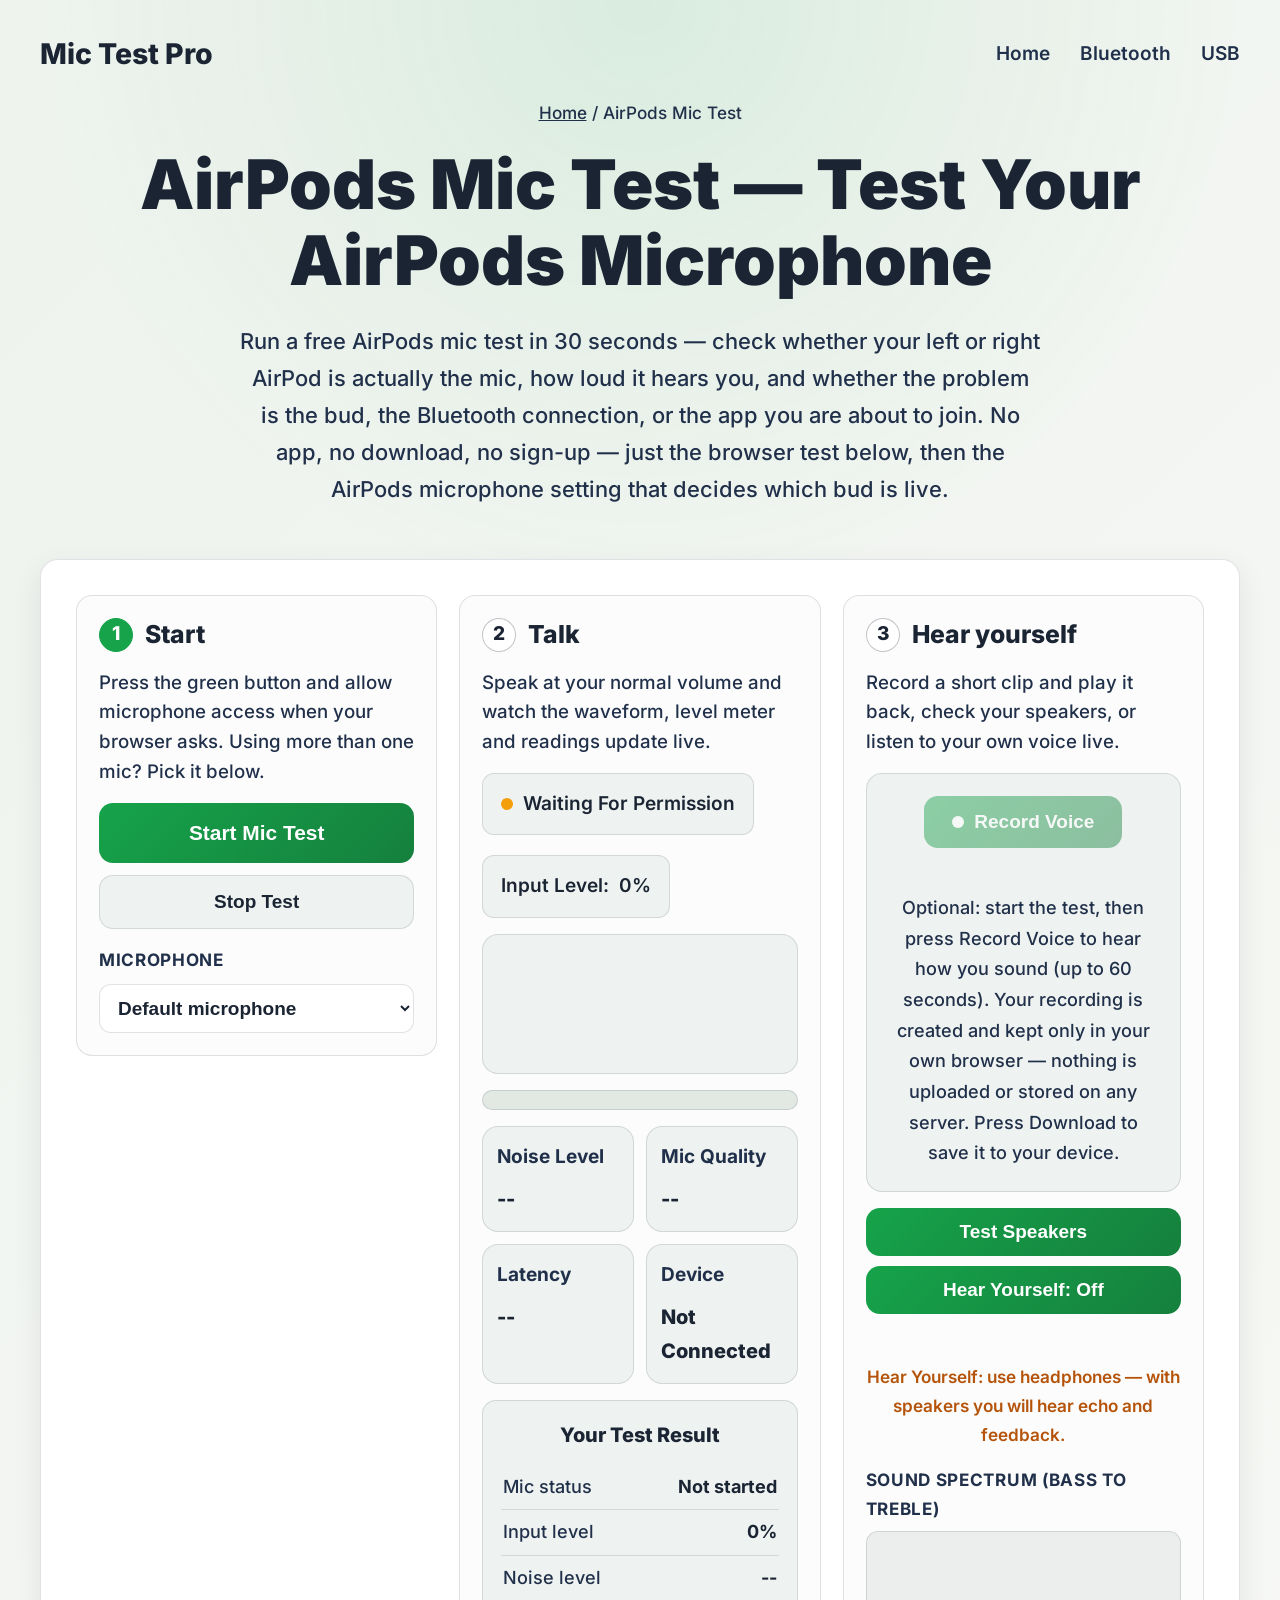
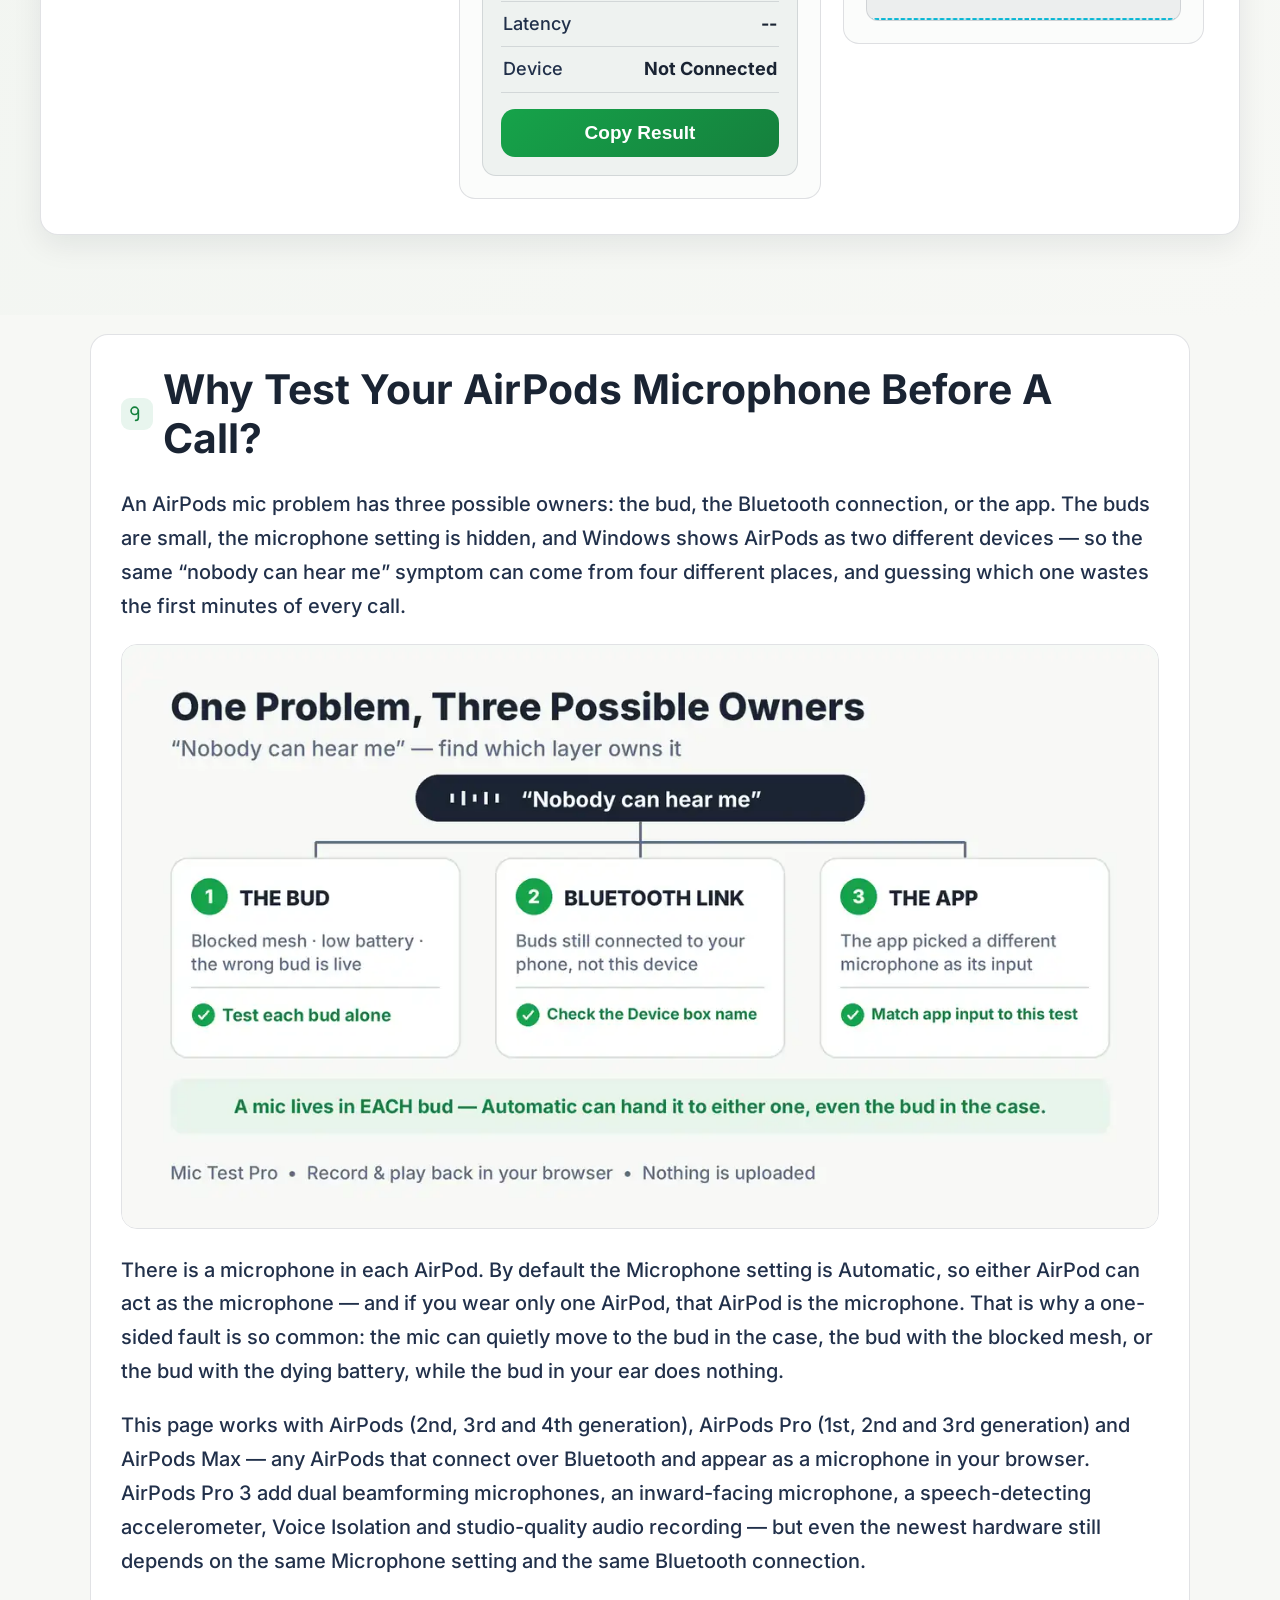
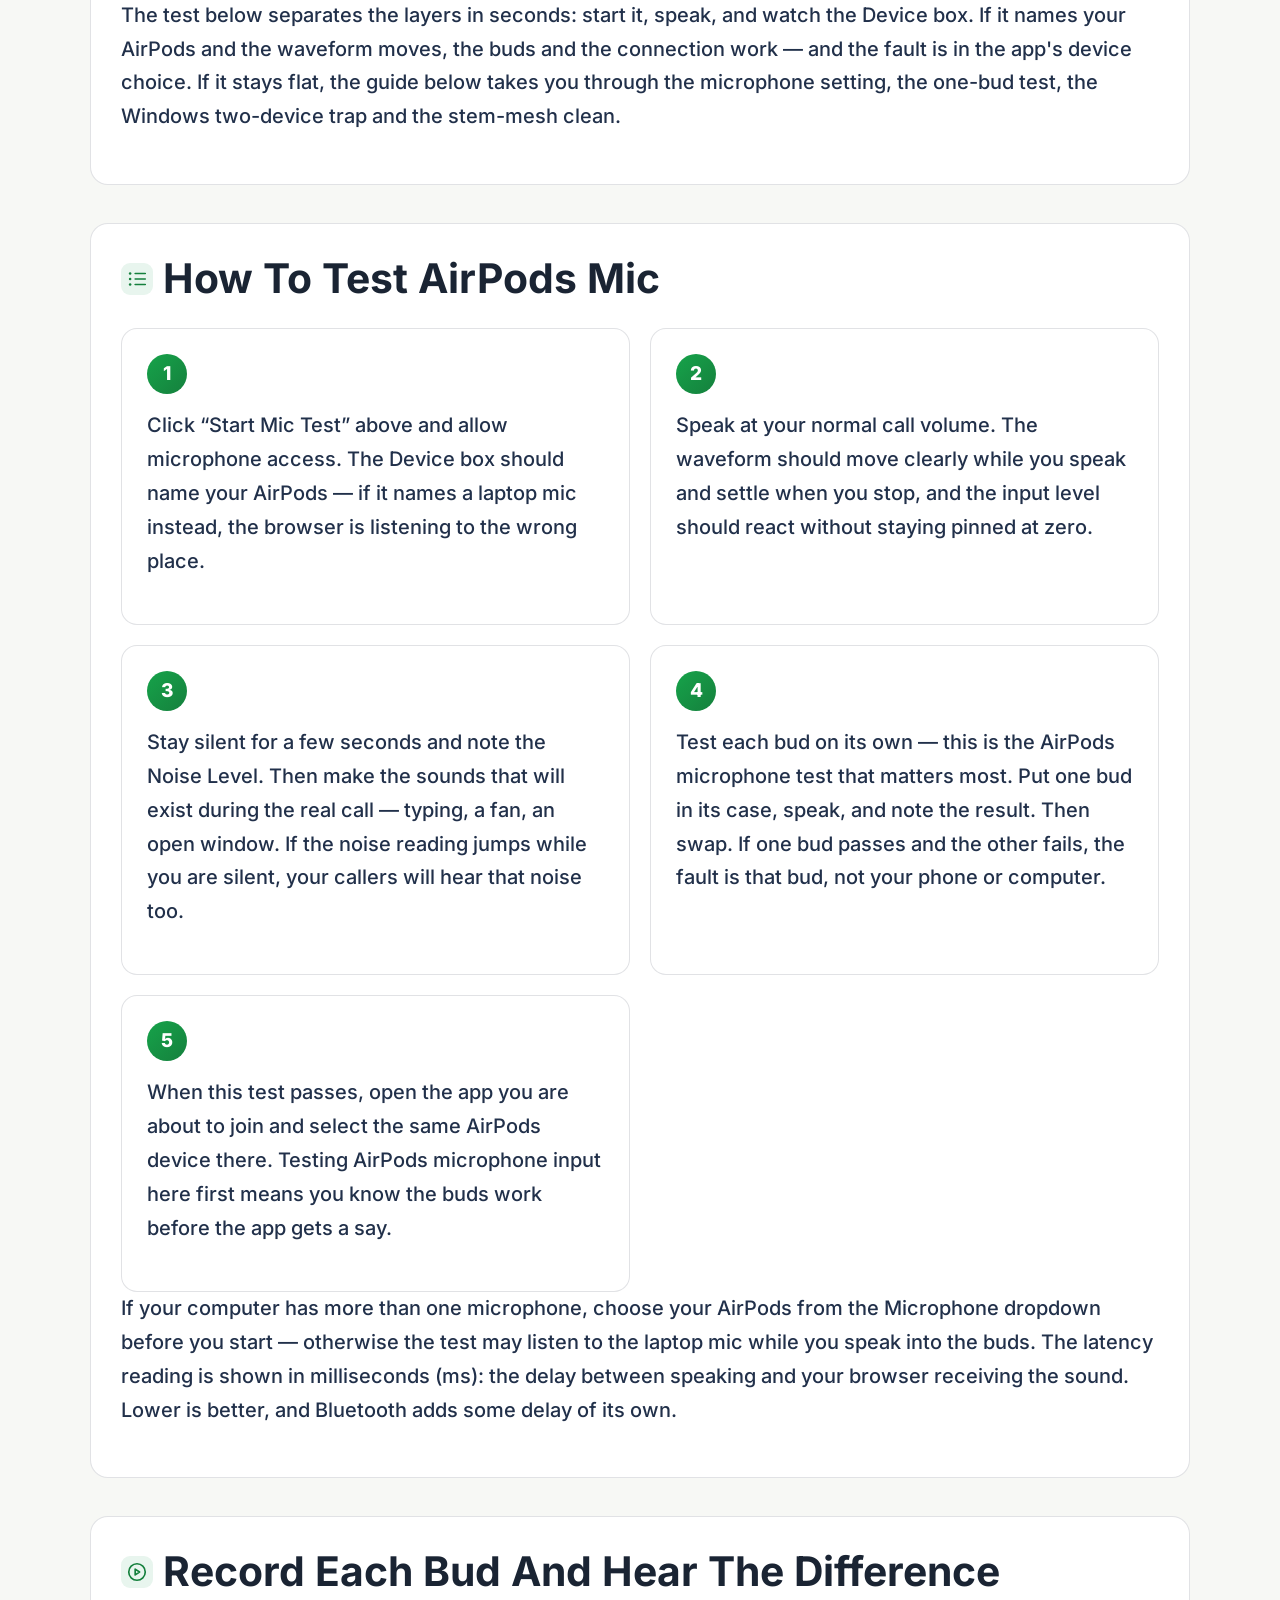
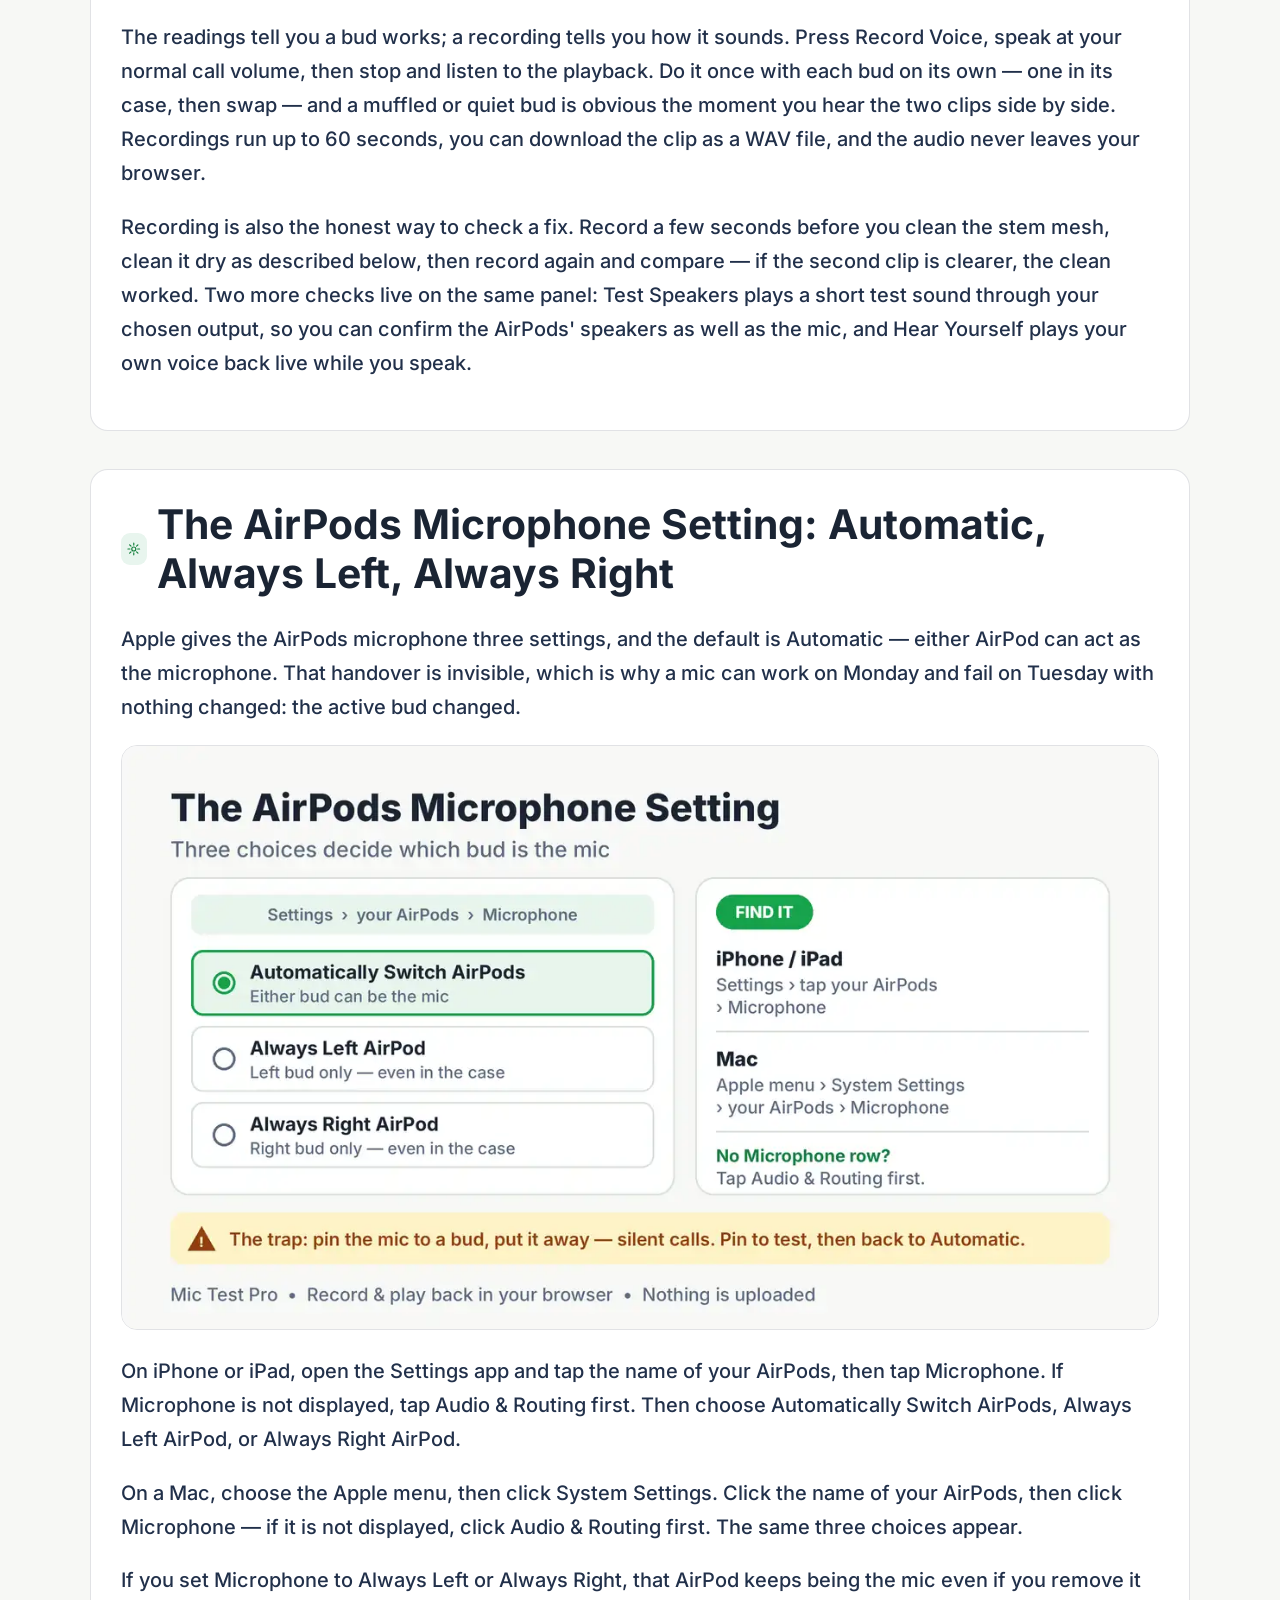
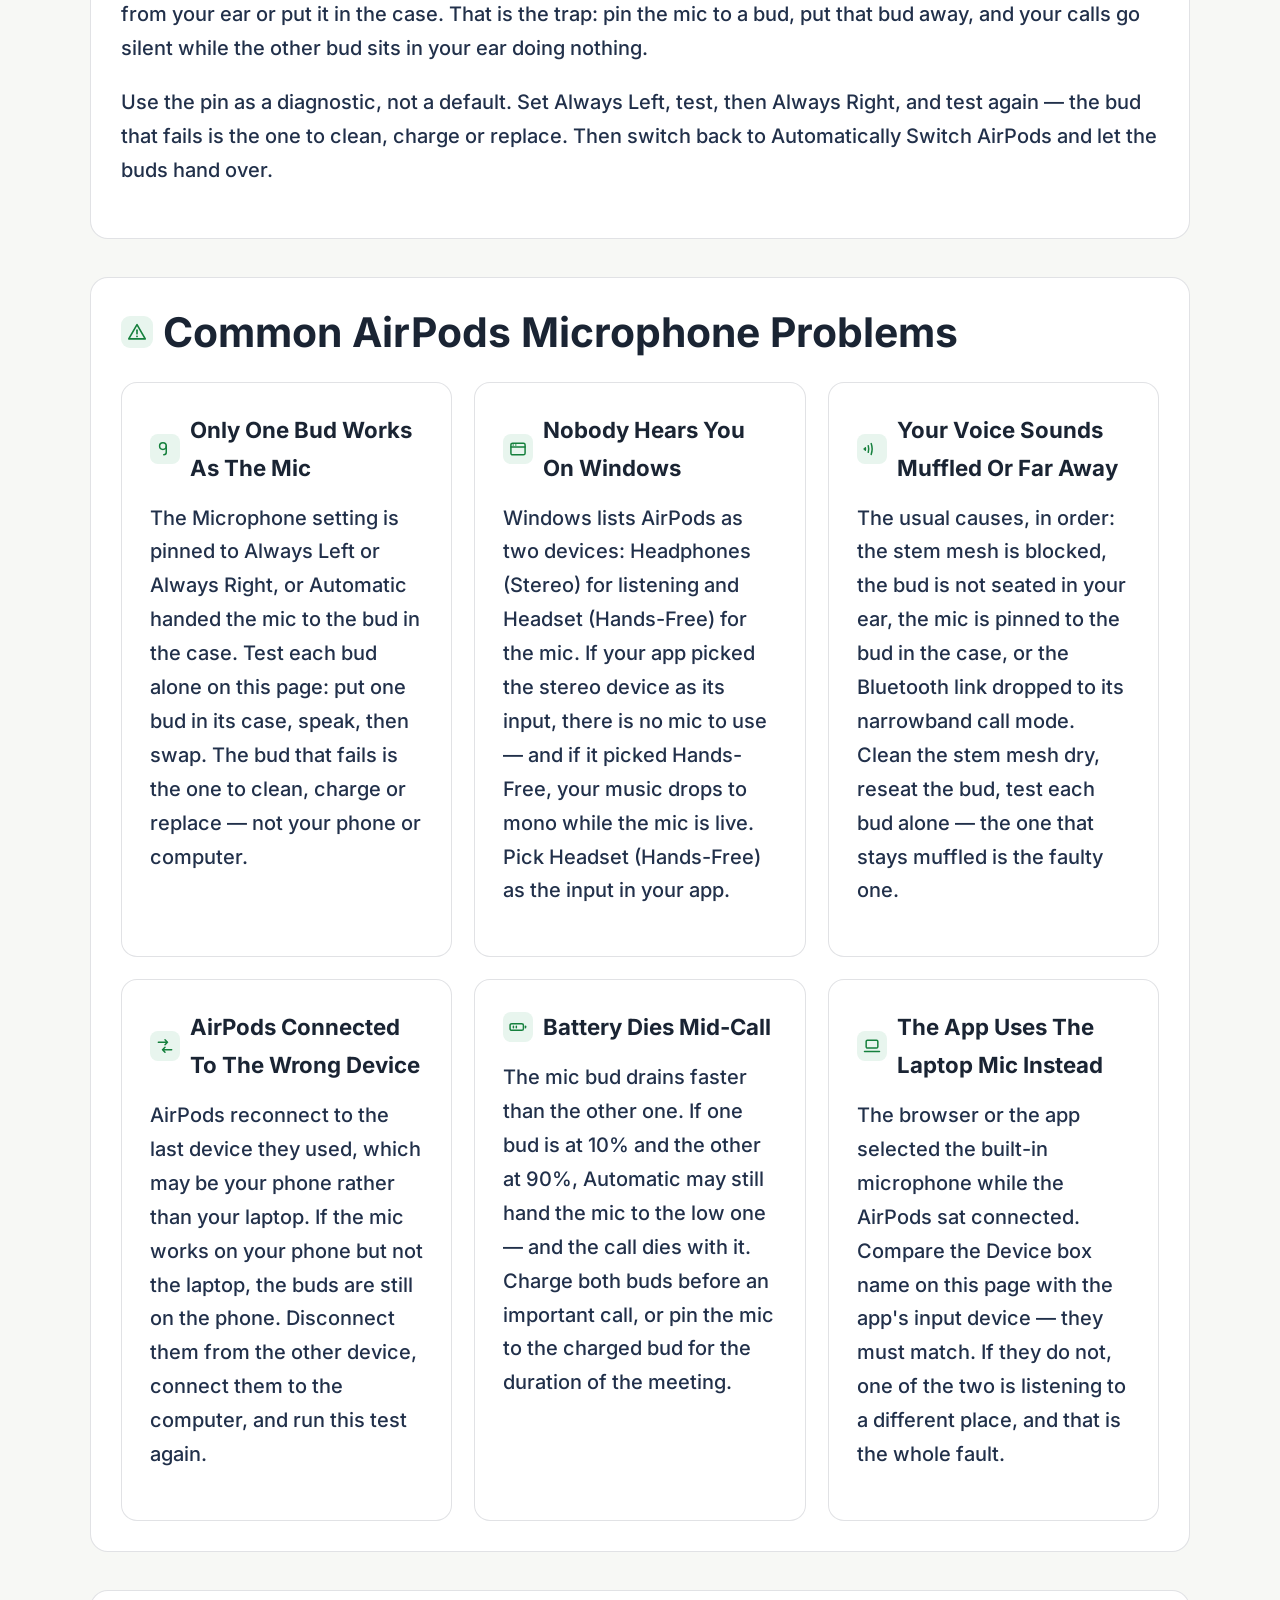
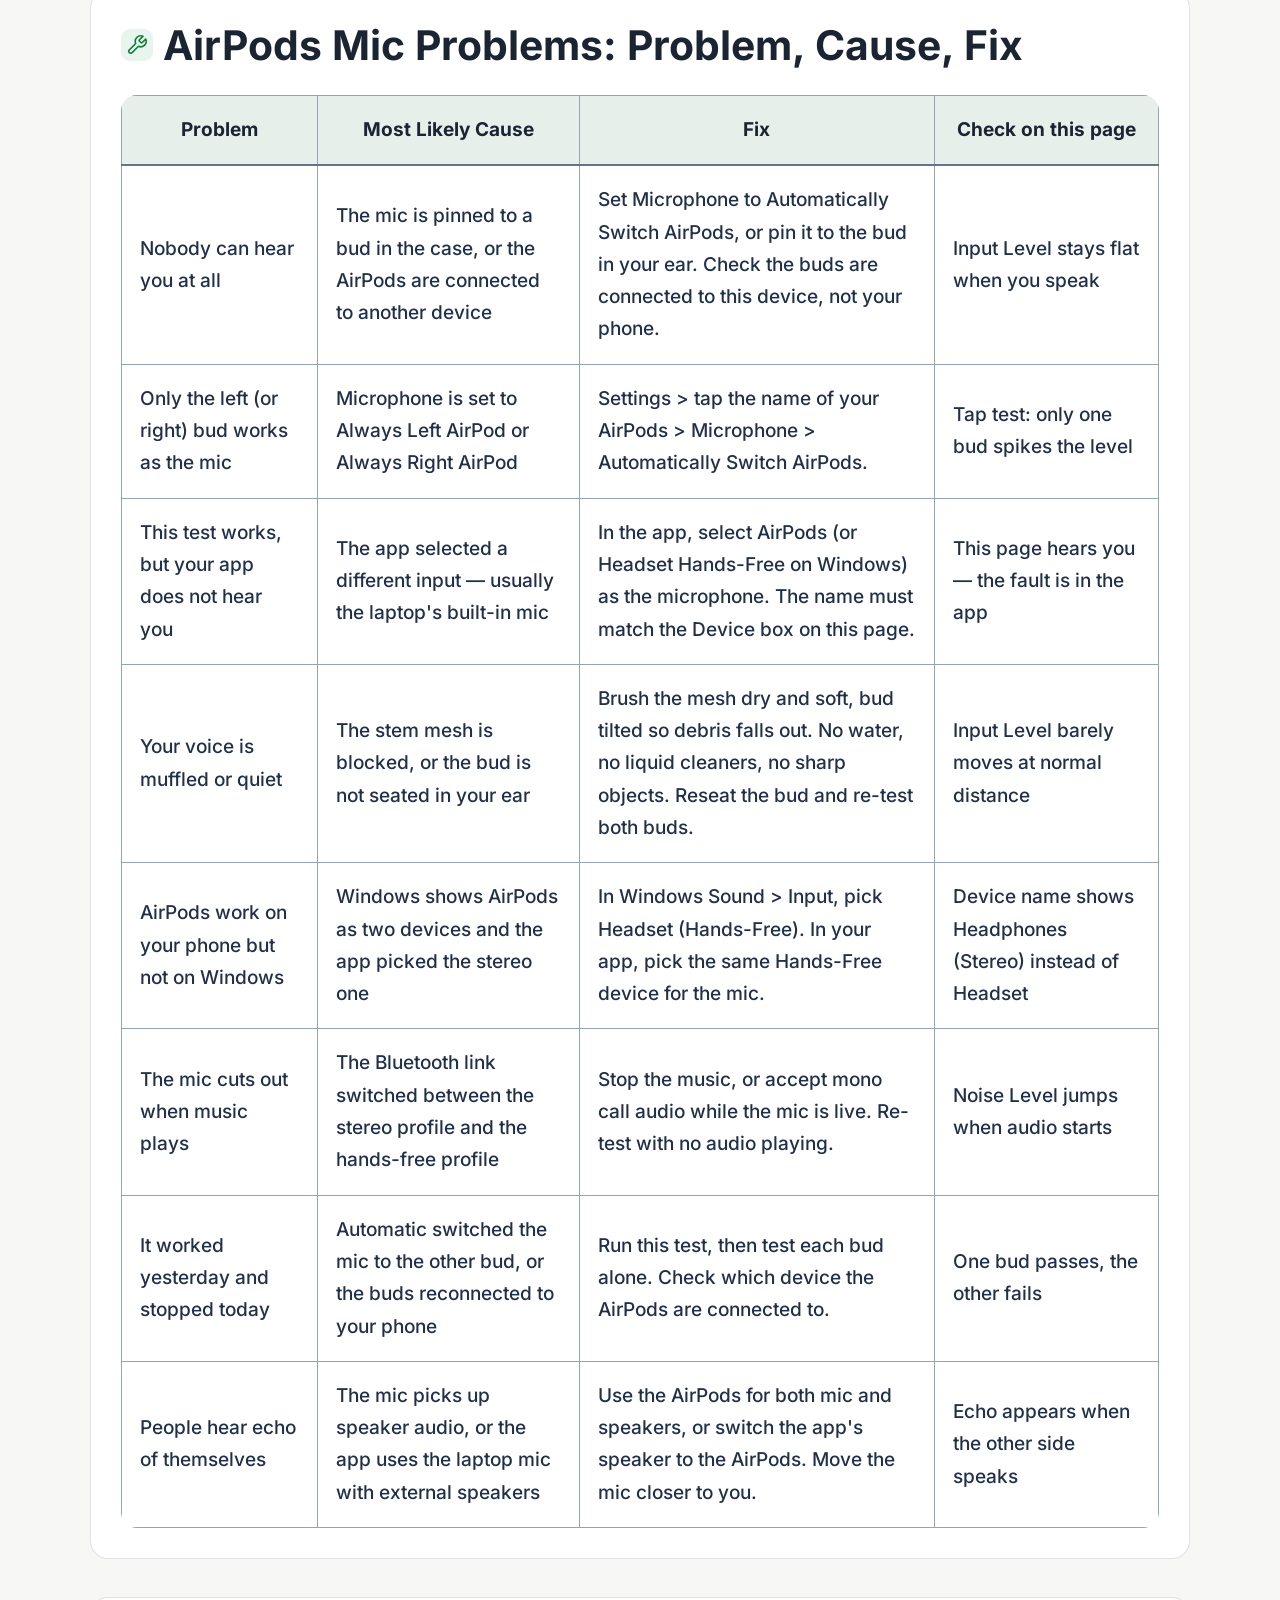
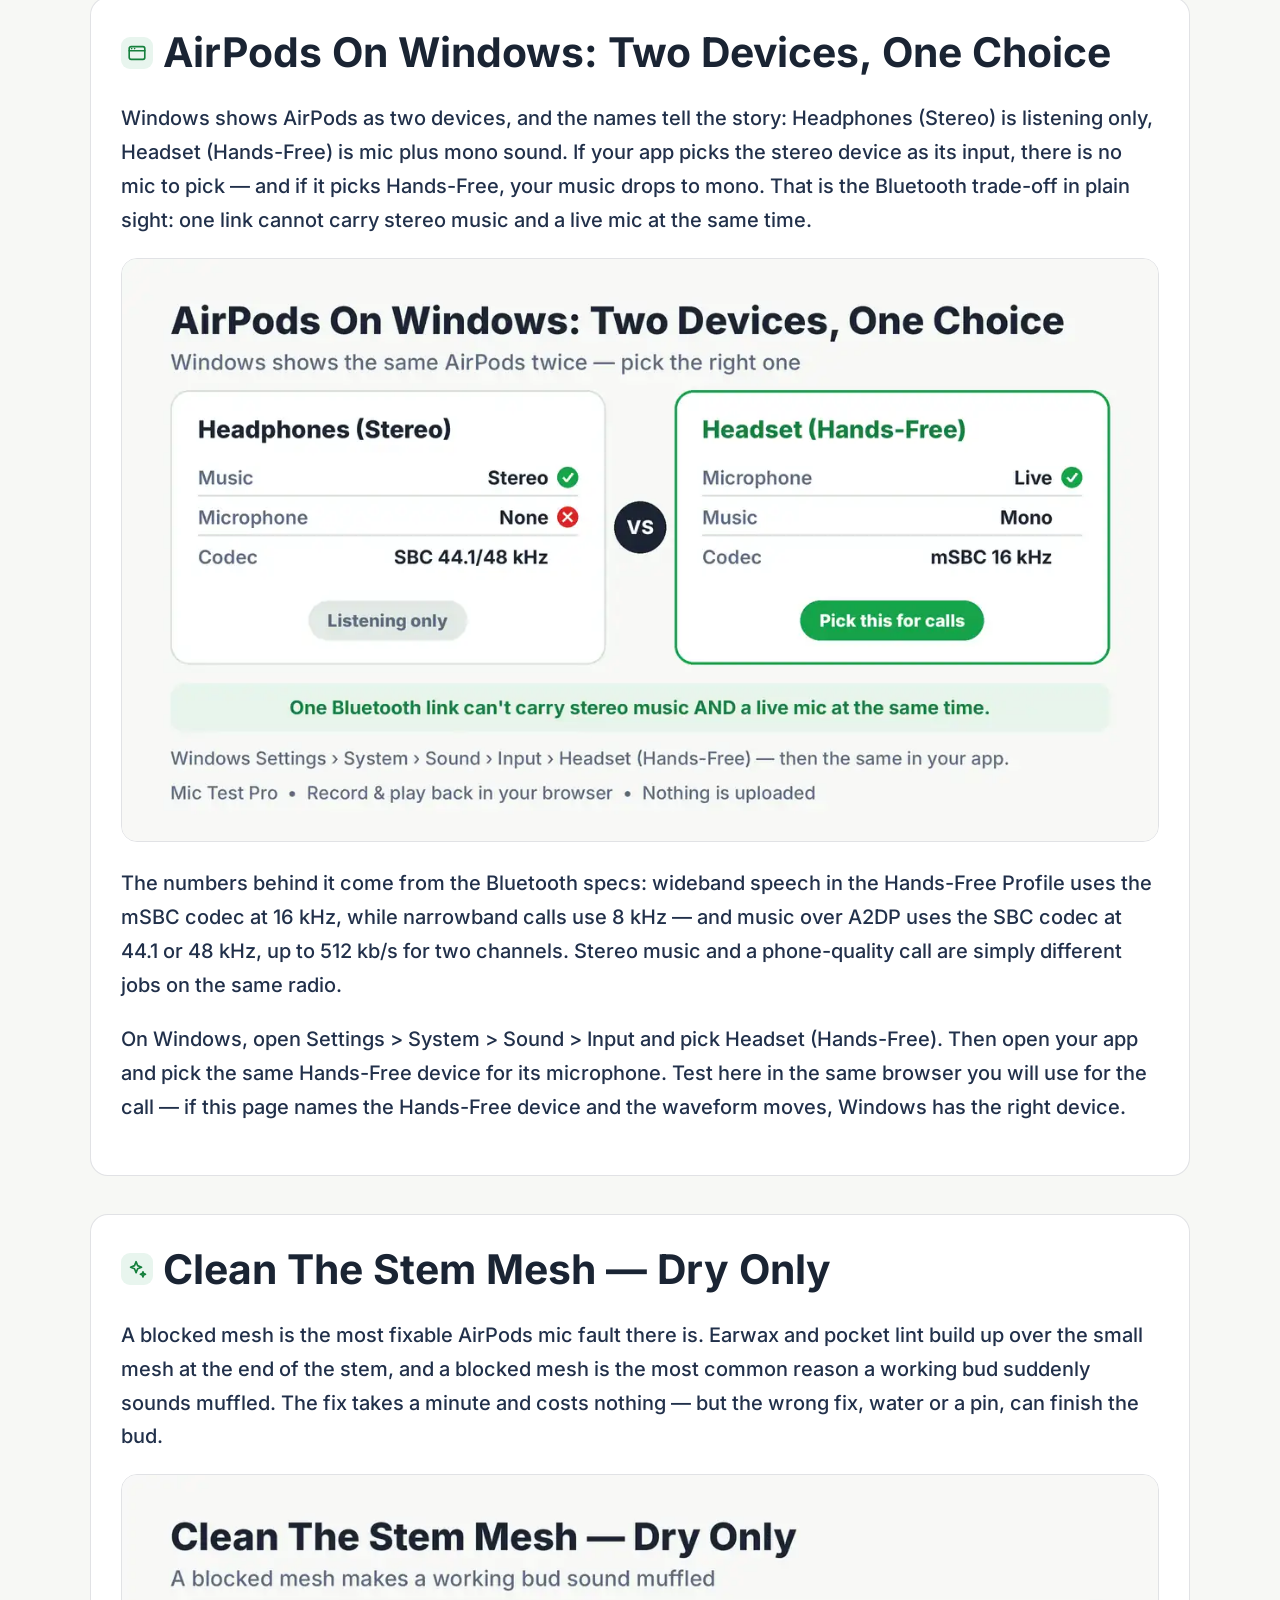
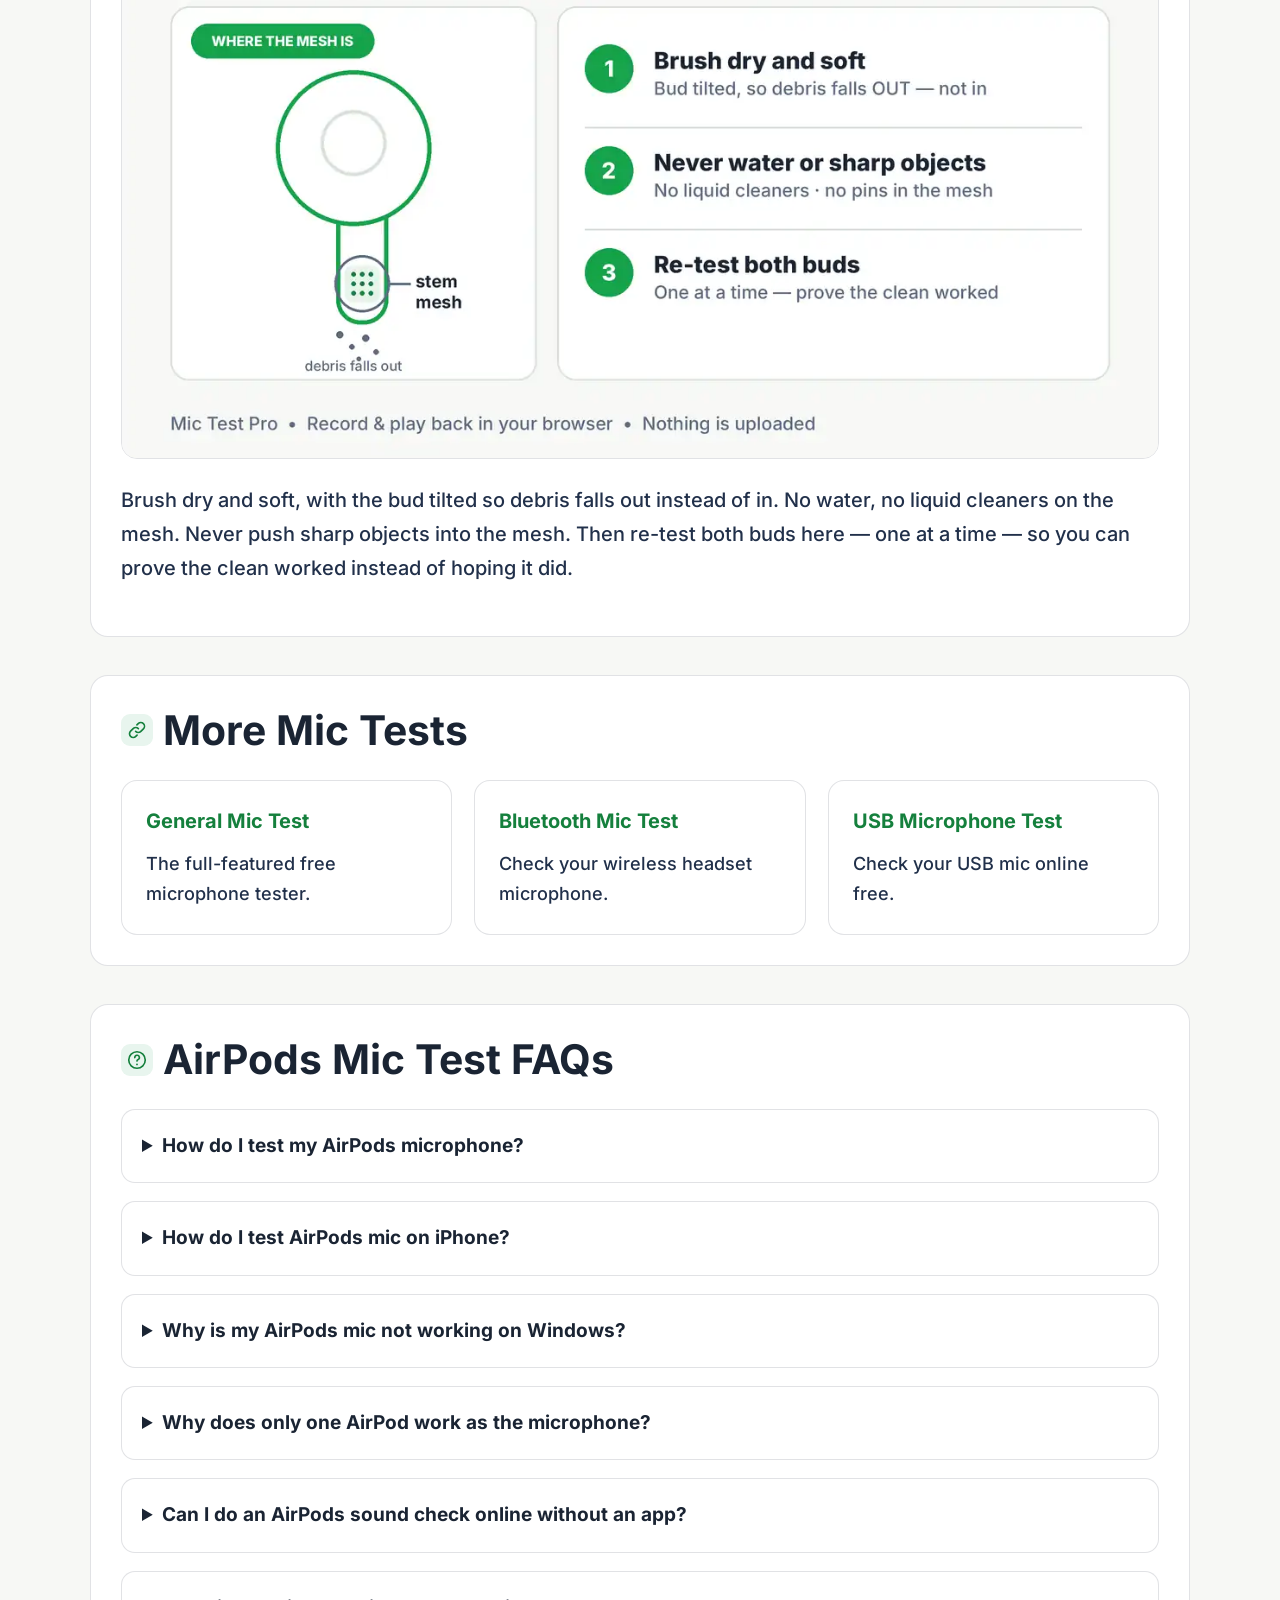
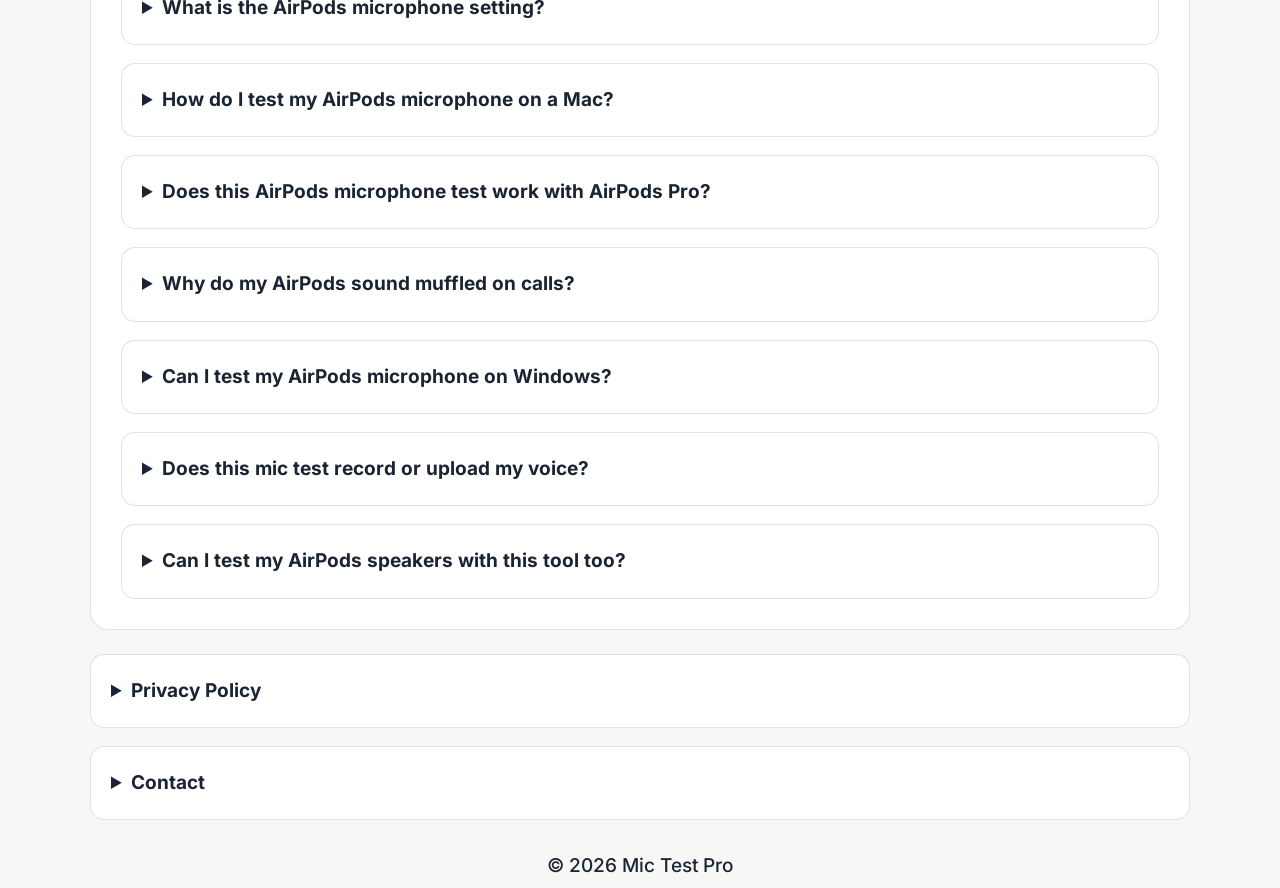
<file: airpods-mic-test.html>
<!DOCTYPE html>
<html lang="en">
<head>
  <meta charset="UTF-8" />
  <meta name="viewport" content="width=device-width, initial-scale=1.0"/>

  <title>AirPods Mic Test – Check Your AirPods Microphone Online Free</title>

  <meta name="description" content="Test AirPods microphone free — check your AirPods mic input, quality and which bud is live in your browser, no app or download needed." />
  <meta name="keywords" content="airpods mic test, test airpods microphone, airpods microphone test, how to test airpods mic" />
  <meta name="robots" content="index, follow"/>

  <link rel="canonical" href="https://testmics.com/airpods-mic-test.html"/>
  <link rel="icon" type="image/svg+xml" href="favicon.svg"/>

  <meta property="og:type" content="website"/>
  <meta property="og:title" content="AirPods Mic Test – Check Your AirPods Microphone Online Free"/>
  <meta property="og:description" content="Test AirPods microphone free — check your AirPods mic input, quality and which bud is live in your browser, no app or download needed."/>
  <meta property="og:url" content="https://testmics.com/airpods-mic-test.html"/>
  <meta property="og:image" content="https://testmics.com/images/airpods-1-each-bud.webp"/>

  <meta name="twitter:card" content="summary"/>
  <meta name="twitter:title" content="AirPods Mic Test – Check Your AirPods Microphone Online Free"/>
  <meta name="twitter:description" content="Test AirPods microphone free — check your AirPods mic input, quality and which bud is live in your browser, no app or download needed."/>

  <style>
/* style.css inlined 2026-10-22 for PageSpeed (master copy: style.css in repo) */
/* Self-hosted Inter variable font (added 2026-10-22; replaces Google Fonts - no third-party request, no layout shift) */
@font-face{
  font-family:'Inter';
  src:url('fonts/inter-var.woff2') format('woff2');
  font-weight:400 900;
  font-style:normal;
  font-display:optional;
}

/* ===================================
   MIC TEST PRO — STYLE.CSS
=================================== */

*{
  margin:0;
  padding:0;
  box-sizing:border-box;
}

:root{

  --bg:#f7f8f5;
  --card:#ffffff;
  --card2:#eef2f0;
  --border:rgba(15,23,42,.12);
  --table-border:#94a3b8;

  --text:#1a2433;
  --text2:#21304a;

  --blue:#16a34a;
  --cyan:#15803d;
  --green:#16a34a;
  --red:#ef4444;
  --yellow:#b45309;

  --gradient:
  linear-gradient(
  135deg,
  #eef3ee 0%,
  #f7f8f5 100%
  );

  --radius:18px;

  --shadow:
  0 10px 30px rgba(15,23,42,.08);

}

/* Global text readability (2026-11-26): root 16px→17.5px so all rem text scales up,
   body weight 400→450, --text2 darkened #4a5a72→#2b3a52.
   Round 2 (2026-11-26): root 17.5px→19px, body weight 450→500, --text2 #2b3a52→#21304a;
   h1/h2 rem sizes trimmed slightly so headings stay proportionate at the larger root. */
html{
  scroll-behavior:smooth;
  font-size:19px;
}

body{

  font-family:
  'Inter',
  sans-serif;

  font-weight:500;

  background:
  var(--bg);

  color:
  var(--text);

  line-height:
  1.7;

  overflow-x:hidden;

}

/* =========================
   HERO
========================= */

.hero{

 min-height: auto;

  background:
  radial-gradient(
  circle at top,
  rgba(22,163,74,.10),
  transparent 30%
  ),
  var(--gradient);

  padding:
  30px 20px 80px;

}

/* =========================
   NAVBAR
========================= */

.topbar{

  max-width:1200px;

  margin:auto;

  display:flex;

  justify-content:
  space-between;

  align-items:center;

  margin-bottom:20px;

}

.logo{

  font-size:1.5rem;

  font-weight:800;

  color:#1a2433;

}

.nav-links{

  display:flex;

  gap:30px;

}

.nav-links a{

  color:var(--text2);

  text-decoration:none;

  transition:.3s;

  font-weight:600;

}

.nav-links a:hover{

  color:#1a2433;

}

/* =========================
   HERO CONTENT
========================= */

.hero-content{

  max-width:1000px;

  margin:auto;

  text-align:center;

}

.hero-content h1{

  font-size:3.6rem;

  line-height:1.1;

  margin-bottom:25px;

  font-weight:900;

}

.hero-text{

  max-width:800px;

  margin:auto;

  color:var(--text2);

  font-size:1.15rem;

  margin-bottom:50px;

}

/* =========================
   TOOL CARD
========================= */

.tool-card{

  background:
  #ffffff;

  border:
  1px solid var(--border);

  border-radius:
  var(--radius);

  padding:
  35px;

  box-shadow:
  var(--shadow);

  backdrop-filter:
  blur(10px);

}

.status-row{

  display:flex;

  justify-content:
  space-between;

  gap:20px;

  flex-wrap:wrap;

margin-bottom:25px;

}

.status-box{

  background:
  var(--card2);

  border:
  1px solid var(--border);

  padding:
  14px 18px;

  border-radius:
  12px;

  display:flex;

  align-items:center;

  gap:10px;

  color:#1a2433;

  font-weight:600;

}

.dot{

  width:12px;

  height:12px;

  border-radius:50%;

  background:var(--yellow);

  animation:pulse 1.5s infinite;

}

@keyframes pulse{

  0%{
    transform:scale(1);
    opacity:1;
  }

  50%{
    transform:scale(1.3);
    opacity:.7;
  }

  100%{
    transform:scale(1);
    opacity:1;
  }

}

/* =========================
   VISUALIZER
========================= */

.visualizer-wrap{

  background:
  #eef2f0;

  border-radius:
  16px;

  border:
  1px solid var(--border);

  padding:
  20px;

  margin-bottom:80px;

}

#visualizer{

  width:100%;

  height:140px;

  display:block;

}

/* =========================
   AUDIO METER
========================= */

.meter-wrap{

  margin-bottom:30px;

}

.meter-bar{

  width:100%;

  height:20px;

  background:
  #e2e8e2;

  border-radius:
  100px;

  overflow:hidden;

  border:
  1px solid var(--border);

}

.meter-fill{

  width:0%;

  height:100%;

  background:
  linear-gradient(
  90deg,
  var(--green),
  var(--cyan),
  var(--blue)
  );

  transition:
  width .1s linear;

}

/* =========================
   BUTTONS
========================= */

.tool-actions{

  display:flex;

  justify-content:center;

  gap:20px;

  margin-bottom:35px;

  flex-wrap:wrap;

}

.tool-actions button{

  border:none;

  padding:
  15px 28px;

  border-radius:
  14px;

  cursor:pointer;

  font-size:1rem;

  font-weight:700;

  transition:.3s;

}

#startBtn{

  background:
  linear-gradient(
  135deg,
  var(--blue),
  var(--cyan)
  );

  color:white;

}

#startBtn:hover{

  transform:
  translateY(-2px);

}

#stopBtn{

  background:
  #eef2f0;

  color:#1a2433;

  border:
  1px solid var(--border);

}

/* =========================
   INFO GRID
========================= */

.tool-grid{

  display:grid;

  grid-template-columns:
  repeat(4,1fr);

  gap:20px;

}

.info-card{

  background:
  var(--card2);

  border:
  1px solid var(--border);

  padding:
  22px;

  border-radius:
  16px;

}

.info-card h3{

  margin-bottom:10px;

  font-size:1rem;

  color:var(--text2);

}

.info-card p{

  font-size:1.2rem;

  font-weight:800;

}

/* =========================
   CONTENT
========================= */

.content-section{

padding: 5px 20px;
}

.container{

  max-width:1100px;

  margin:auto;

}

.content-section h2{

  font-size:2.15rem;

  margin-bottom:25px;

  line-height:1.2;

}

.content-section p{

  color:var(--text2);

  margin-bottom:20px;

  font-size:1.05rem;

}

/* =========================
   TOC
========================= */

.toc{

  background:
  var(--card);

  border:
  1px solid var(--border);

  border-radius:
  var(--radius);

  padding:
  30px;

}

.toc summary h2{

  display:inline;

  font-size:1.5rem;

}

.toc ul{

  margin-top:20px;

  display:grid;

  gap:15px;

}

.toc a{

  color:#15803d;

  text-decoration:none;

  transition:.3s;

}

.toc a:hover{

  color:#14532d;

}

/* =========================
   STEPS
========================= */

.steps{

  display:grid;

  grid-template-columns:
  repeat(2,1fr);

  gap:20px;

}

.step{

  background:
  var(--card);

  border:
  1px solid var(--border);

  border-radius:
  16px;

  padding:
  25px;

  transition:.3s;

}

.step:hover{

  transform:
  translateY(-2px);

  box-shadow:0 8px 20px rgba(22,163,74,.12);

  border-color:
  rgba(22,163,74,.45);

}

.step span{

  width:40px;

  height:40px;

  border-radius:50%;

  display:flex;

  align-items:center;

  justify-content:center;

  margin-bottom:15px;

  background:
  linear-gradient(
  135deg,
  var(--blue),
  var(--cyan)
  );

  font-weight:800;

  color:#fff;

}

/* =========================
   FEATURES
========================= */

.feature-grid{

  display:grid;

  grid-template-columns:
  repeat(3,1fr);

  gap:22px;

}

.feature-card{

  background:
  var(--card);

  border:
  1px solid var(--border);

  border-radius:
  16px;

  padding:
  28px;

  transition:.3s;

}

.feature-card:hover{

  transform:
  translateY(-2px);

  box-shadow:0 8px 20px rgba(22,163,74,.12);

  border-color:
  rgba(22,163,74,.45);

}
.step-card{

transition: .3s;

}
.step-card:hover{

transform:
translateY(-2px);

  box-shadow:0 8px 20px rgba(22,163,74,.12);

border-color:
rgba(22,163,74,.45);

}

.feature-card h3{

  margin-bottom:15px;

}

/* =========================
   BENEFITS
========================= */

.benefit-list{

  display:grid;

  gap:18px;

  padding-left:20px;

}

.benefit-list li{

  color:var(--text2);

}

/* =========================
   TABLE
   Lines highlighted (2026-11-26): cell borders use --table-border
   (medium slate #94a3b8) instead of the faint --border, and the
   header row gets a green-tinted background + stronger bottom line.
========================= */

table{

  width:100%;

  border-collapse:
  collapse;

  overflow:hidden;

  border-radius:
  16px;

}

table th,
table td{

  padding:
  18px;

  border:
  1px solid var(--table-border);

}

table th{

  background:
  #e6efe9;

  border-bottom:
  2px solid #64748b;

}

table td{

  background:
  var(--card);

  color:var(--text2);

}

/* Mobile: wide tables scroll sideways inside their card instead of overflowing the page (2026-11-26) */
@media(max-width:700px){

  table{

    display:block;

    overflow-x:auto;

    -webkit-overflow-scrolling:touch;

  }

}

/* =========================
   FAQ
========================= */

.faq{

  display:grid;

  gap:18px;

}

details{

  background:
  var(--card);

  border:
  1px solid var(--border);

  border-radius:
  14px;

  padding:
  20px;

  transition:.3s;

}

details:hover{

  transform:
  translateY(-2px);

  box-shadow:0 8px 20px rgba(22,163,74,.12);

  border-color:
  rgba(22,163,74,.45);

}

.page-img{

  width:100%;

  height:auto;

  display:block;

  border:
  1px solid var(--border);

  border-radius:
  16px;

  margin:
  10px 0 25px;

}

.h2-icon{

  width:24px;

  height:24px;

  vertical-align:-4px;

  margin-right:10px;

}

summary{

  cursor:pointer;

  font-weight:700;

}

details p{

  margin-top:15px;

}

/* =========================
   AFFILIATE
========================= */

.affiliate-card{

  text-decoration:none;

  color:#1a2433;

}

/* =========================
   FOOTER
========================= */

.footer{

  padding:
  20px 20px;
  border-top:
  1px solid var(--border);

  text-align:center;

}

.footer-links{

  display:flex;

  justify-content:center;

  gap:25px;

  flex-wrap:wrap;

  margin-bottom:20px;

}

.footer-links a{

  color:var(--text2);

  text-decoration:none;

}

/* =========================
   RESPONSIVE
========================= */

@media(max-width:900px){

  .hero-content h1{

    font-size:2.5rem;

  }

  .tool-grid{

    grid-template-columns:
    repeat(2,1fr);

  }

  .feature-grid{

    grid-template-columns:
    1fr;

  }

}

@media(max-width:700px){

  .topbar{

    flex-direction:column;

    gap:20px;

  }

  .nav-links{

    flex-wrap:wrap;

    justify-content:center;

    gap:16px;

  }

  .hero-content h1{

    font-size:2.05rem;

  }

  .steps{

    grid-template-columns:
    1fr;

  }

  .tool-grid{

    grid-template-columns:
    1fr;

  }

  .tool-card{

    padding:22px;

  }

  .content-section h2{

    font-size:1.7rem;

  }

}

.footer-bottom{

  text-align:center;

  width:100%;
   margin-top: 30px;

}

/* =========================
   RELATED / INTERNAL LINKS
========================= */

.related-grid{

  display:grid;

  grid-template-columns:
  repeat(3,1fr);

  gap:22px;

}

.related-card{

  background:var(--card);

  border:1px solid var(--border);

  border-radius:16px;

  padding:24px;

  text-decoration:none;

  color:#1a2433;

  display:block;

  transition:.3s;

}

.related-card:hover{

  transform:translateY(-2px);

  box-shadow:0 8px 20px rgba(22,163,74,.12);

  border-color:rgba(22,163,74,.45);

}

.related-card h3{

  margin-bottom:10px;

  color:var(--cyan);

  font-size:1.05rem;

}

.related-card p{

  color:var(--text2);

  font-size:.95rem;

  margin-bottom:0;

}

.breadcrumb{

  color:var(--text2);

  font-size:.9rem;

  margin-bottom:20px;

}

.breadcrumb a{

  color:var(--text2);

}

@media(max-width:900px){

  .related-grid{

    grid-template-columns:1fr;

  }

}

/* Accessibility utility: visually hidden heading text (added 2026-10-22 for heading-order fix) */
.sr-only{
  position:absolute;
  width:1px;
  height:1px;
  padding:0;
  margin:-1px;
  overflow:hidden;
  clip:rect(0,0,0,0);
  white-space:nowrap;
  border:0;
}

/* In-content text links (added 2026-10-22): bare paragraph/list/table links had no colour rule
   and rendered in the browser-default blue #0000ee (2.09:1 on the dark background).
   :where() keeps this weaker than the nav, TOC, breadcrumb and footer link rules. */
:where(.content-section) p a,
:where(.content-section) li a,
:where(.content-section) td a{
  color:var(--cyan);
  text-decoration:underline;
}

/* =========================
   RECORD / PLAYBACK / DOWNLOAD
   (added 2026-11-26)
========================= */

.record-panel{

  background:
  var(--card2);

  border:
  1px solid var(--border);

  border-radius:
  16px;

  padding:
  22px;

  margin-bottom:
  35px;

}

.record-row{

  display:flex;

  align-items:center;

  justify-content:center;

  gap:16px;

  flex-wrap:wrap;

  margin-bottom:16px;

}

#recordBtn{

  display:inline-flex;

  align-items:center;

  justify-content:center;

  gap:10px;

  border:none;

  padding:
  15px 28px;

  border-radius:
  14px;

  cursor:pointer;

  font-size:1rem;

  font-weight:700;

  transition:.3s;

  background:
  linear-gradient(
  135deg,
  var(--blue),
  var(--cyan)
  );

  color:white;

  min-height:52px;

}

#recordBtn:hover:not(:disabled){

  transform:
  translateY(-2px);

}

#recordBtn:disabled{

  opacity:.45;

  cursor:not-allowed;

}

.record-dot{

  width:12px;

  height:12px;

  border-radius:50%;

  background:white;

  flex:none;

}

#recordBtn.recording .record-dot{

  animation:pulse 1s infinite;

}

.record-timer{

  font-size:1.15rem;

  font-weight:800;

  color:var(--red);

  font-variant-numeric:
  tabular-nums;

}

.record-status{

  color:var(--cyan);

  font-size:.95rem;

  font-weight:600;

  text-align:center;

  min-height:1.6em;

  margin-bottom:16px;

}

.record-status:empty{

  margin-bottom:0;

}

.playback-wrap{

  display:flex;

  flex-direction:column;

  gap:14px;

  align-items:center;

  margin-bottom:16px;

}

.playback-wrap[hidden]{

  display:none;

}

.playback-wrap audio{

  width:100%;

  max-width:520px;

}

.download-btn{

  display:inline-flex;

  align-items:center;

  justify-content:center;

  padding:
  13px 26px;

  border-radius:
  14px;

  background:
  linear-gradient(
  135deg,
  var(--green),
  var(--cyan)
  );

  color:white;

  font-weight:700;

  text-decoration:none;

  transition:.3s;

  min-height:48px;

}

.download-btn:hover{

  transform:
  translateY(-2px);

}

.record-note{

  color:var(--text2);

  font-size:.95rem;

  text-align:center;

  max-width:640px;

  margin:auto;

}

@media(max-width:700px){

  .record-panel{

    padding:18px;

  }

  #recordBtn{

    width:100%;

  }

  .download-btn{

    width:100%;

  }

}

/* =========================
   EXTRA TOOL FEATURES
   (added 2026-11-26)
   Speaker test, mic select,
   hear-yourself monitor,
   spectrum, result summary
========================= */

.extras-panel{

  background:
  var(--card2);

  border:
  1px solid var(--border);

  border-radius:
  16px;

  padding:
  22px;

  margin-bottom:
  35px;

}

.extras-row{

  display:flex;

  align-items:center;

  justify-content:center;

  gap:14px;

  flex-wrap:wrap;

  margin-bottom:16px;

}

.extras-label{

  color:var(--text2);

  font-size:.9rem;

  font-weight:700;

  letter-spacing:.04em;

  text-transform:uppercase;

}

.mic-select{

  background:var(--card);

  color:var(--text);

  border:
  1px solid var(--border);

  border-radius:12px;

  padding:12px 14px;

  font-size:1rem;

  font-weight:600;

  min-height:48px;

  max-width:100%;

  cursor:pointer;

}

.extras-btn{

  display:inline-flex;

  align-items:center;

  justify-content:center;

  gap:10px;

  border:none;

  padding:
  13px 26px;

  border-radius:
  14px;

  cursor:pointer;

  font-size:1rem;

  font-weight:700;

  transition:.3s;

  background:
  linear-gradient(
  135deg,
  var(--blue),
  var(--cyan)
  );

  color:white;

  min-height:48px;

}

.extras-btn:hover:not(:disabled){

  transform:
  translateY(-2px);

}

.extras-btn:disabled{

  opacity:.45;

  cursor:not-allowed;

}

.monitor-btn.on{

  background:
  linear-gradient(
  135deg,
  var(--green),
  var(--cyan)
  );

}

.extras-status{

  color:var(--cyan);

  font-size:.95rem;

  font-weight:600;

  text-align:center;

  min-height:1.6em;

  margin-bottom:10px;

}

.extras-status:empty{

  margin-bottom:0;

  min-height:0;

}

.monitor-warning{

  color:var(--yellow);

  font-size:.9rem;

  font-weight:600;

  text-align:center;

  margin-bottom:18px;

}

.spectrum-wrap{

  display:flex;

  flex-direction:column;

  gap:8px;

  margin-bottom:20px;

}

#spectrumCanvas{

  width:100%;

  height:90px;

  background:rgba(15,23,42,.06);

  border:
  1px solid var(--border);

  border-radius:12px;

}

.summary-card{

  background:var(--card);

  border:
  1px solid var(--border);

  border-radius:14px;

  padding:18px;

}

.summary-title{

  font-size:1.05rem;

  font-weight:800;

  text-align:center;

  margin-bottom:12px;

}

.summary-row{

  display:flex;

  justify-content:space-between;

  gap:16px;

  padding:7px 2px;

  border-bottom:
  1px solid var(--border);

  color:var(--text2);

  font-size:.95rem;

}

.summary-row span:last-child{

  color:var(--text);

  font-weight:700;

  text-align:right;

  overflow-wrap:anywhere;

}

.summary-card .extras-row{

  margin-top:16px;

  margin-bottom:6px;

}

@media(max-width:700px){

  .extras-panel{

    padding:18px;

  }

  .extras-btn{

    width:100%;

  }

  .mic-select{

    width:100%;

  }

  .extras-row .extras-label{

    width:100%;

    text-align:center;

  }

}

/* === V4: MicChecker-style 3-step tool (scoped overrides) === */
.hero-content{max-width:1200px}
.mc-steps{display:grid;grid-template-columns:repeat(3,1fr);gap:22px;text-align:left;align-items:start}
.mc-step{background:#fbfcfb;border:1px solid var(--border);border-radius:16px;padding:22px;display:flex;flex-direction:column;gap:16px}
.mc-step-head{display:flex;align-items:center;gap:12px}
.mc-num{width:34px;height:34px;border-radius:50%;background:#ffffff;border:1.5px solid rgba(15,23,42,.25);color:#1a2433;font-weight:800;display:flex;align-items:center;justify-content:center;flex:none;font-size:1rem}
.mc-step:first-child .mc-num{background:#16a34a;border-color:#16a34a;color:#fff}
.mc-step-head h3{font-size:1.3rem;font-weight:800;color:#1a2433;line-height:1.2}
.mc-step-sub{color:var(--text2);font-size:.98rem;line-height:1.6}
.mc-step .status-row{margin-bottom:0}
.mc-step .visualizer-wrap{margin-bottom:0;padding:14px}
.mc-step #visualizer{height:110px}
.mc-step .meter-wrap{margin-bottom:0}
.mc-step .tool-actions{margin-bottom:0;flex-direction:column;align-items:stretch;gap:12px}
.mc-step #startBtn{width:100%;padding:18px 28px;font-size:1.1rem}
.mc-step #stopBtn{width:100%}
.mc-step .record-panel{margin-bottom:0}
.mc-step .extras-row{margin-bottom:0;flex-direction:column;align-items:stretch;gap:10px}
.mc-step .extras-label{text-align:left}
.mc-step .mic-select{width:100%}
.mc-step .extras-btn{width:100%}
.mc-step .extras-status{margin-bottom:0}
.mc-step .monitor-warning{margin-bottom:0}
.mc-step .spectrum-wrap{margin-bottom:0}
.mc-step .tool-grid{grid-template-columns:repeat(2,1fr);gap:12px}
.mc-step .info-card{padding:14px}
.mc-step .info-card p{font-size:1.05rem}
.mc-step .summary-card{background:var(--card2)}
.dot{background:#f59e0b}
@media(max-width:900px){.mc-steps{grid-template-columns:1fr}}
/* === V4: card hover (subtle, green-matching) === */
.info-card,.affiliate-card,.summary-card,.mc-step{transition:.2s}
.info-card:hover,.affiliate-card:hover,.summary-card:hover,.mc-step:hover{border-color:rgba(22,163,74,.45);transform:translateY(-2px);box-shadow:0 8px 20px rgba(22,163,74,.12)}

/* === V4: article section cards (main only; footer excluded) === */
main .content-section > .container{
  background:#ffffff;
  border:1px solid var(--border);
  border-radius:18px;
  padding:30px;
  margin-top:14px;
  margin-bottom:14px;
  transition:.2s;
}
main .content-section > .container:hover{
  border-color:rgba(22,163,74,.45);
  transform:translateY(-2px);
  box-shadow:0 8px 20px rgba(22,163,74,.12);
}
.benefit-list{list-style:none;padding-left:0}
.benefit-list li{
  background:#f1f5fb;
  border:1px solid var(--border);
  border-radius:12px;
  padding:14px 18px;
  transition:.2s;
}
.benefit-list li:hover{
  border-color:rgba(22,163,74,.45);
  transform:translateY(-2px);
  box-shadow:0 8px 20px rgba(22,163,74,.12);
}
@media(max-width:700px){
  main .content-section > .container{padding:20px 16px}
}

/* === V4: heading icons (green chip) === */
.h2-icon{width:32px;height:32px;padding:5px;background:#e8f5ee;border-radius:9px;stroke:#15803d;stroke-width:1.8;vertical-align:-9px}
.h2-icon [fill="#22D3EE"]{fill:#15803d}
main .content-section h2:has(.h2-icon){display:flex;align-items:center}
.card-icon{width:30px;height:30px;padding:5px;background:#e8f5ee;border-radius:8px;flex:none}
.feature-card h3{display:flex;align-items:center;gap:10px}
</style>
  
  
  <link rel="preload" as="font" type="font/woff2" href="fonts/inter-var.woff2" crossorigin>

  <script type="application/ld+json">
  {
    "@context": "https://schema.org",
    "@type": "SoftwareApplication",
    "name": "AirPods Mic Test",
    "applicationCategory": "MultimediaApplication",
    "operatingSystem": "Any (Web Browser)",
    "url": "https://testmics.com/airpods-mic-test.html",
    "description": "Free browser tool to test your AirPods microphone — check input level, quality and which AirPod is live before a call.",
    "offers": { "@type": "Offer", "price": "0", "priceCurrency": "USD" }
  }
  </script>

    <script type="application/ld+json">
{
  "@context": "https://schema.org",
  "@type": "FAQPage",
  "mainEntity": [
    {
      "@type": "Question",
      "name": "How do I test my AirPods microphone?",
      "acceptedAnswer": {
        "@type": "Answer",
        "text": "Open this page in your browser, click Start Mic Test and allow microphone access. Speak normally: if the waveform moves and the Device box names your AirPods, the mic works. Then test each bud on its own — put one bud in its case, speak, and swap. That is how to test AirPods mic properly: the whole pair first, then each bud alone."
      }
    },
    {
      "@type": "Question",
      "name": "How do I test AirPods mic on iPhone?",
      "acceptedAnswer": {
        "@type": "Answer",
        "text": "Connect the AirPods, open this page in Safari or Chrome on the iPhone, allow microphone access and speak. If the Device box names your AirPods, the buds and the connection work. To find which bud is the mic, go to Settings, tap the name of your AirPods, then tap Microphone — if it is set to Always Left or Always Right, that bud is the mic even if it is in the case."
      }
    },
    {
      "@type": "Question",
      "name": "Why is my AirPods mic not working on Windows?",
      "acceptedAnswer": {
        "@type": "Answer",
        "text": "Windows shows AirPods as two devices: Headphones (Stereo) for listening only, and Headset (Hands-Free) for the mic. If your app picked the stereo device, there is no mic to use. Open Windows Settings > System > Sound > Input, pick Headset (Hands-Free), then pick the same device in your app. Test here first — if this page names the Hands-Free device, Windows has the right one."
      }
    },
    {
      "@type": "Question",
      "name": "Why does only one AirPod work as the microphone?",
      "acceptedAnswer": {
        "@type": "Answer",
        "text": "There is a microphone in each AirPod, and the Microphone setting decides which one is live. By default it is Automatic, so either bud can be the mic. If it is set to Always Left AirPod or Always Right AirPod, that bud stays the mic even if you remove it from your ear or put it in the case. Set it back to Automatically Switch AirPods, or pin it to the bud in your ear."
      }
    },
    {
      "@type": "Question",
      "name": "Can I do an AirPods sound check online without an app?",
      "acceptedAnswer": {
        "@type": "Answer",
        "text": "Yes. This page is an AirPods sound check online: it runs in your browser, needs no app and no download, and shows your input level, waveform, noise and latency in seconds. It checks the microphone your browser can reach — for a full app check, select the same AirPods device in the app afterwards."
      }
    },
    {
      "@type": "Question",
      "name": "What is the AirPods microphone setting?",
      "acceptedAnswer": {
        "@type": "Answer",
        "text": "It is the Microphone setting in your AirPods options, with three choices: Automatically Switch AirPods, Always Left AirPod, or Always Right AirPod. On iPhone or iPad, open Settings, tap the name of your AirPods, then tap Microphone — if Microphone is not displayed, tap Audio & Routing first. On a Mac, choose the Apple menu, then System Settings, click the name of your AirPods, then Microphone."
      }
    },
    {
      "@type": "Question",
      "name": "How do I test my AirPods microphone on a Mac?",
      "acceptedAnswer": {
        "@type": "Answer",
        "text": "Connect the AirPods, open this page in your Mac browser, click Start Mic Test and speak. If the waveform moves and the Device box names your AirPods, the mic works. To change which bud is the mic, choose the Apple menu, then System Settings, click the name of your AirPods, then Microphone, and pick Automatically Switch AirPods, Always Left AirPod or Always Right AirPod."
      }
    },
    {
      "@type": "Question",
      "name": "Does this AirPods microphone test work with AirPods Pro?",
      "acceptedAnswer": {
        "@type": "Answer",
        "text": "Yes. AirPods Pro (1st, 2nd and 3rd generation) connect the same way and this page tests them the same way. AirPods Pro 3 add dual beamforming microphones, an inward-facing microphone, a speech-detecting accelerometer, Voice Isolation and studio-quality audio recording — but the test is the same: waveform, input level and one bud at a time."
      }
    },
    {
      "@type": "Question",
      "name": "Why do my AirPods sound muffled on calls?",
      "acceptedAnswer": {
        "@type": "Answer",
        "text": "The usual causes, in order: the stem mesh is blocked and needs a dry brush; the bud is not seated in your ear; the mic is pinned to the bud in the case; or the Bluetooth link dropped to its narrowband call mode. Test each bud alone here first — if one bud is clear and the other is muffled, the fault is that bud."
      }
    },
    {
      "@type": "Question",
      "name": "Can I test my AirPods microphone on Windows?",
      "acceptedAnswer": {
        "@type": "Answer",
        "text": "Yes. Connect the AirPods to Windows, open this page in your browser and click Start Mic Test. Make sure Windows Sound > Input is set to Headset (Hands-Free), not Headphones (Stereo) — the stereo device has no mic. If this page names the Hands-Free device and the waveform moves, the AirPods mic works on Windows."
      }
    },
    {
      "@type": "Question",
      "name": "Does this mic test record or upload my voice?",
      "acceptedAnswer": {
        "@type": "Answer",
        "text": "Only if you press Record Voice. This tool analyses the microphone in your browser so you can see the waveform and readings. If you choose to record, the recording is created and kept only in your own browser so you can play it back or download it — your audio is never uploaded or stored on any server."
      }
    }
  ]
}
  </script>
</head>

<body>

<header class="hero">

  <nav class="topbar">
    <div class="logo">Mic Test Pro</div>
    <div class="nav-links">
      <a href="index.html">Home</a>
      <a href="bluetooth-mic-test.html">Bluetooth</a>
      <a href="usb-microphone-test.html">USB</a>
    </div>
  </nav>

  <div class="hero-content">

    <p class="breadcrumb"><a href="index.html">Home</a> / AirPods Mic Test</p>

    <h1>AirPods Mic Test — Test Your AirPods Microphone</h1>

    <p class="hero-text">
      Run a free AirPods mic test in 30 seconds — check whether your left or right AirPod is actually the mic, how loud it hears you, and whether the problem is the bud, the Bluetooth connection, or the app you are about to join. No app, no download, no sign-up — just the browser test below, then the AirPods microphone setting that decides which bud is live.
    </p>

    <section class="tool-card mc-card">

      <h2 class="sr-only">Microphone Test Results</h2>

      <div class="mc-steps">

        <div class="mc-step">
          <div class="mc-step-head"><span class="mc-num">1</span><h3>Start</h3></div>
          <p class="mc-step-sub">Press the green button and allow microphone access when your browser asks. Using more than one mic? Pick it below.</p>
          <div class="tool-actions">
        <button id="startBtn" aria-label="Start microphone test">Start Mic Test</button>
        <button id="stopBtn" aria-label="Stop microphone test">Stop Test</button>
      </div>
          <div class="extras-row">

          <label class="extras-label" for="micSelect">Microphone</label>

          <select id="micSelect" class="mic-select" aria-label="Choose which microphone to test">
            <option value="">Default microphone</option>
          </select>

        </div>
        </div>

        <div class="mc-step">
          <div class="mc-step-head"><span class="mc-num">2</span><h3>Talk</h3></div>
          <p class="mc-step-sub">Speak at your normal volume and watch the waveform, level meter and readings update live.</p>
          <div class="status-row">
        <div class="status-box">
          <span class="dot"></span>
          <span id="micStatus">Waiting For Permission</span>
        </div>
        <div class="status-box">
          <span>Input Level:</span>
          <span id="volumeText">0%</span>
        </div>
      </div>
          <div class="visualizer-wrap">
        <canvas id="visualizer" role="img" aria-label="Live microphone waveform visualizer"></canvas>
      </div>
          <div class="meter-wrap">
        <div class="meter-bar">
          <div class="meter-fill" id="meterFill"></div>
        </div>
      </div>
          <div class="tool-grid">
        <div class="info-card"><h3>Noise Level</h3><p id="noiseLevel">--</p></div>
        <div class="info-card"><h3>Mic Quality</h3><p id="qualityLevel">--</p></div>
        <div class="info-card"><h3>Latency</h3><p id="latencyLevel">--</p></div>
        <div class="info-card"><h3>Device</h3><p id="deviceName">Not Connected</p></div>
      </div>
          <div class="summary-card">

          <h3 class="summary-title">Your Test Result</h3>

          <div class="summary-row"><span>Mic status</span><span id="sumStatus">Not started</span></div>

          <div class="summary-row"><span>Input level</span><span id="sumLevel">0%</span></div>

          <div class="summary-row"><span>Noise level</span><span id="sumNoise">--</span></div>

          <div class="summary-row"><span>Latency</span><span id="sumLatency">--</span></div>

          <div class="summary-row"><span>Device</span><span id="sumDevice">Not Connected</span></div>

          <div class="extras-row">

            <button id="copyResultBtn" class="extras-btn" aria-label="Copy your test result as text">
              Copy Result
            </button>

          </div>

          <p id="copyStatus" class="extras-status" role="status" aria-live="polite"></p>

        </div>
        </div>

        <div class="mc-step">
          <div class="mc-step-head"><span class="mc-num">3</span><h3>Hear yourself</h3></div>
          <p class="mc-step-sub">Record a short clip and play it back, check your speakers, or listen to your own voice live.</p>
          <div class="record-panel">

        <div class="record-row">

          <button id="recordBtn" aria-label="Record your voice" disabled>
            <span class="record-dot"></span>
            <span id="recordBtnText">Record Voice</span>
          </button>

          <span id="recordTimer" class="record-timer" hidden>00:00</span>

        </div>

        <p id="recordStatus" class="record-status" role="status" aria-live="polite"></p>

        <div id="playbackWrap" class="playback-wrap" hidden>

          <audio id="playbackAudio" controls aria-label="Play back your recording"></audio>

          <a id="downloadBtn" class="download-btn" href="#" download="mic-test-recording.wav">Download Recording (.wav)</a>

        </div>

        <p class="record-note">
          Optional: start the test, then press Record Voice to hear how you sound (up to 60 seconds). Your recording is created and kept only in your own browser — nothing is uploaded or stored on any server. Press Download to save it to your device.
        </p>

      </div>
          <div class="extras-row">

          <button id="speakerBtn" class="extras-btn" aria-label="Play a test sound to check your speakers or headphones">
            Test Speakers
          </button>

          <button id="monitorBtn" class="extras-btn monitor-btn" aria-pressed="false" aria-label="Hear your own voice through your headphones">
            <span id="monitorBtnText">Hear Yourself: Off</span>
          </button>

        </div>
          <p id="speakerStatus" class="extras-status" role="status" aria-live="polite"></p>
          <p id="monitorStatus" class="extras-status" role="status" aria-live="polite"></p>
          <p class="monitor-warning">
          Hear Yourself: use headphones — with speakers you will hear echo and feedback.
        </p>
          <div class="spectrum-wrap">

          <span class="extras-label">Sound spectrum (bass to treble)</span>

          <canvas id="spectrumCanvas" role="img" aria-label="Live sound spectrum bars, bass on the left to treble on the right"></canvas>

        </div>
        </div>

      </div>

    </section>

  </div>

</header>
<main>
<section class="content-section" id="what-is">
  <div class="container">
    <h2><svg class="h2-icon" viewBox="0 0 24 24" fill="none" stroke="#15803d" stroke-width="1.8" stroke-linecap="round" stroke-linejoin="round" aria-hidden="true" focusable="false"><circle cx="9.5" cy="8.5" r="4"/><path d="M13.5 8.5V16a3 3 0 0 1-3 3"/></svg>Why Test Your AirPods Microphone Before A Call?</h2>
    <p>
      An AirPods mic problem has three possible owners: the bud, the Bluetooth connection, or the app. The buds are small, the microphone setting is hidden, and Windows shows AirPods as two different devices — so the same “nobody can hear me” symptom can come from four different places, and guessing which one wastes the first minutes of every call.
    </p>
    <img class="page-img" src="images/airpods-1-each-bud.webp" srcset="images/airpods-1-each-bud-480.webp 480w, images/airpods-1-each-bud-768.webp 768w, images/airpods-1-each-bud.webp 1200w" sizes="(max-width: 600px) 100vw, (max-width: 1024px) 90vw, 1000px" alt="AirPods mic test: one 'nobody can hear me' problem has three possible owners — the bud, the Bluetooth connection, or the app" width="1200" height="675" loading="lazy">
    <p>
      There is a microphone in each AirPod. By default the Microphone setting is Automatic, so either AirPod can act as the microphone — and if you wear only one AirPod, that AirPod is the microphone. That is why a one-sided fault is so common: the mic can quietly move to the bud in the case, the bud with the blocked mesh, or the bud with the dying battery, while the bud in your ear does nothing.
    </p>
    <p>
      This page works with AirPods (2nd, 3rd and 4th generation), AirPods Pro (1st, 2nd and 3rd generation) and AirPods Max — any AirPods that connect over Bluetooth and appear as a microphone in your browser. AirPods Pro 3 add dual beamforming microphones, an inward-facing microphone, a speech-detecting accelerometer, Voice Isolation and studio-quality audio recording — but even the newest hardware still depends on the same Microphone setting and the same Bluetooth connection.
    </p>
    <p>
      The test below separates the layers in seconds: start it, speak, and watch the Device box. If it names your AirPods and the waveform moves, the buds and the connection work — and the fault is in the app's device choice. If it stays flat, the guide below takes you through the microphone setting, the one-bud test, the Windows two-device trap and the stem-mesh clean.
    </p>
  </div>
</section>

<section class="content-section" id="guide">
  <div class="container">
    <h2><svg class="h2-icon" viewBox="0 0 24 24" fill="none" stroke="#15803d" stroke-width="1.8" stroke-linecap="round" stroke-linejoin="round" aria-hidden="true" focusable="false"><line x1="10" y1="6" x2="21" y2="6"/><line x1="10" y1="12" x2="21" y2="12"/><line x1="10" y1="18" x2="21" y2="18"/><circle cx="4.5" cy="6" r="1.4" fill="#15803d" stroke="none"/><circle cx="4.5" cy="12" r="1.4" fill="#15803d" stroke="none"/><circle cx="4.5" cy="18" r="1.4" fill="#15803d" stroke="none"/></svg>How To Test AirPods Mic</h2>
    <div class="steps">
      <div class="step"><span>1</span><p>Click “Start Mic Test” above and allow microphone access. The Device box should name your AirPods — if it names a laptop mic instead, the browser is listening to the wrong place.</p></div>
      <div class="step"><span>2</span><p>Speak at your normal call volume. The waveform should move clearly while you speak and settle when you stop, and the input level should react without staying pinned at zero.</p></div>
      <div class="step"><span>3</span><p>Stay silent for a few seconds and note the Noise Level. Then make the sounds that will exist during the real call — typing, a fan, an open window. If the noise reading jumps while you are silent, your callers will hear that noise too.</p></div>
      <div class="step"><span>4</span><p>Test each bud on its own — this is the AirPods microphone test that matters most. Put one bud in its case, speak, and note the result. Then swap. If one bud passes and the other fails, the fault is that bud, not your phone or computer.</p></div>
      <div class="step"><span>5</span><p>When this test passes, open the app you are about to join and select the same AirPods device there. Testing AirPods microphone input here first means you know the buds work before the app gets a say.</p></div>
    </div>
    <p>
      If your computer has more than one microphone, choose your AirPods from the Microphone dropdown before you start — otherwise the test may listen to the laptop mic while you speak into the buds. The latency reading is shown in milliseconds (ms): the delay between speaking and your browser receiving the sound. Lower is better, and Bluetooth adds some delay of its own.
    </p>
  </div>
</section>

<section class="content-section" id="record-playback">
  <div class="container">
    <h2><svg class="h2-icon" viewBox="0 0 24 24" fill="none" stroke="#15803d" stroke-width="1.8" stroke-linecap="round" stroke-linejoin="round" aria-hidden="true" focusable="false"><circle cx="12" cy="12" r="9"/><path d="M10 8.8l4.8 3.2-4.8 3.2z"/></svg>Record Each Bud And Hear The Difference</h2>
    <p>
      The readings tell you a bud works; a recording tells you how it sounds. Press Record Voice, speak at your normal call volume, then stop and listen to the playback. Do it once with each bud on its own — one in its case, then swap — and a muffled or quiet bud is obvious the moment you hear the two clips side by side. Recordings run up to 60 seconds, you can download the clip as a WAV file, and the audio never leaves your browser.
    </p>
    <p>
      Recording is also the honest way to check a fix. Record a few seconds before you clean the stem mesh, clean it dry as described below, then record again and compare — if the second clip is clearer, the clean worked. Two more checks live on the same panel: Test Speakers plays a short test sound through your chosen output, so you can confirm the AirPods' speakers as well as the mic, and Hear Yourself plays your own voice back live while you speak.
    </p>
  </div>
</section>

<section class="content-section" id="mic-setting">
  <div class="container">
    <h2><svg class="h2-icon" viewBox="0 0 24 24" fill="none" stroke="#15803d" stroke-width="1.8" stroke-linecap="round" stroke-linejoin="round" aria-hidden="true" focusable="false"><circle cx="12" cy="12" r="3.1"/><path d="M12 3v3M12 18v3M3 12h3M18 12h3M5.6 5.6l2.1 2.1M16.3 16.3l2.1 2.1M18.4 5.6l-2.1 2.1M7.7 16.3l-2.1 2.1"/></svg>The AirPods Microphone Setting: Automatic, Always Left, Always Right</h2>
    <p>
      Apple gives the AirPods microphone three settings, and the default is Automatic — either AirPod can act as the microphone. That handover is invisible, which is why a mic can work on Monday and fail on Tuesday with nothing changed: the active bud changed.
    </p>
    <img class="page-img" src="images/airpods-2-mic-setting.webp" srcset="images/airpods-2-mic-setting-480.webp 480w, images/airpods-2-mic-setting-768.webp 768w, images/airpods-2-mic-setting.webp 1200w" sizes="(max-width: 600px) 100vw, (max-width: 1024px) 90vw, 1000px" alt="The AirPods Microphone setting — Automatically Switch, Always Left AirPod, Always Right AirPod, and where to find it on iPhone and Mac" width="1200" height="675" loading="lazy">
    <p>
      On iPhone or iPad, open the Settings app and tap the name of your AirPods, then tap Microphone. If Microphone is not displayed, tap Audio &amp; Routing first. Then choose Automatically Switch AirPods, Always Left AirPod, or Always Right AirPod.
    </p>
    <p>
      On a Mac, choose the Apple menu, then click System Settings. Click the name of your AirPods, then click Microphone — if it is not displayed, click Audio &amp; Routing first. The same three choices appear.
    </p>
    <p>
      If you set Microphone to Always Left or Always Right, that AirPod keeps being the mic even if you remove it from your ear or put it in the case. That is the trap: pin the mic to a bud, put that bud away, and your calls go silent while the other bud sits in your ear doing nothing.
    </p>
    <p>
      Use the pin as a diagnostic, not a default. Set Always Left, test, then Always Right, and test again — the bud that fails is the one to clean, charge or replace. Then switch back to Automatically Switch AirPods and let the buds hand over.
    </p>
  </div>
</section>

<section class="content-section" id="features">
  <div class="container">
    <h2><svg class="h2-icon" viewBox="0 0 24 24" fill="none" stroke="#15803d" stroke-width="1.8" stroke-linecap="round" stroke-linejoin="round" aria-hidden="true" focusable="false"><path d="M12 4L3 19.5h18z"/><line x1="12" y1="10" x2="12" y2="14"/><circle cx="12" cy="16.8" r="1" fill="#15803d" stroke="none"/></svg>Common AirPods Microphone Problems</h2>
    <div class="feature-grid">
      <div class="feature-card"><h3><svg class="card-icon" viewBox="0 0 24 24" fill="none" stroke="#15803d" stroke-width="1.8" stroke-linecap="round" stroke-linejoin="round" aria-hidden="true" focusable="false"><circle cx="9.5" cy="8.5" r="4"/><path d="M13.5 8.5V16a3 3 0 0 1-3 3"/></svg>Only One Bud Works As The Mic</h3><p>The Microphone setting is pinned to Always Left or Always Right, or Automatic handed the mic to the bud in the case. Test each bud alone on this page: put one bud in its case, speak, then swap. The bud that fails is the one to clean, charge or replace — not your phone or computer.</p></div>
      <div class="feature-card"><h3><svg class="card-icon" viewBox="0 0 24 24" fill="none" stroke="#15803d" stroke-width="1.8" stroke-linecap="round" stroke-linejoin="round" aria-hidden="true" focusable="false"><rect x="3.5" y="5" width="17" height="14" rx="2"/><line x1="3.5" y1="9.5" x2="20.5" y2="9.5"/><circle cx="6.2" cy="7.2" r="0.9" fill="#15803d" stroke="none"/><circle cx="9.4" cy="7.2" r="0.9" fill="#15803d" stroke="none"/></svg>Nobody Hears You On Windows</h3><p>Windows lists AirPods as two devices: Headphones (Stereo) for listening and Headset (Hands-Free) for the mic. If your app picked the stereo device as its input, there is no mic to use — and if it picked Hands-Free, your music drops to mono while the mic is live. Pick Headset (Hands-Free) as the input in your app.</p></div>
      <div class="feature-card"><h3><svg class="card-icon" viewBox="0 0 24 24" fill="none" stroke="#15803d" stroke-width="1.8" stroke-linecap="round" stroke-linejoin="round" aria-hidden="true" focusable="false"><path d="M4 10.5a11 11 0 0 1 0 3"/><path d="M7.5 8a15 15 0 0 1 0 8"/><path d="M11 5.5a19 19 0 0 1 0 13"/><circle cx="3" cy="12" r="1.3" fill="#15803d" stroke="none"/></svg>Your Voice Sounds Muffled Or Far Away</h3><p>The usual causes, in order: the stem mesh is blocked, the bud is not seated in your ear, the mic is pinned to the bud in the case, or the Bluetooth link dropped to its narrowband call mode. Clean the stem mesh dry, reseat the bud, test each bud alone — the one that stays muffled is the faulty one.</p></div>
      <div class="feature-card"><h3><svg class="card-icon" viewBox="0 0 24 24" fill="none" stroke="#15803d" stroke-width="1.8" stroke-linecap="round" stroke-linejoin="round" aria-hidden="true" focusable="false"><path d="M4 7.5h11M12 4.5l3 3-3 3"/><path d="M20 16.5H9M12 13.5l-3 3 3 3"/></svg>AirPods Connected To The Wrong Device</h3><p>AirPods reconnect to the last device they used, which may be your phone rather than your laptop. If the mic works on your phone but not the laptop, the buds are still on the phone. Disconnect them from the other device, connect them to the computer, and run this test again.</p></div>
      <div class="feature-card"><h3><svg class="card-icon" viewBox="0 0 24 24" fill="none" stroke="#15803d" stroke-width="1.8" stroke-linecap="round" stroke-linejoin="round" aria-hidden="true" focusable="false"><rect x="2.5" y="8" width="16" height="8" rx="2"/><path d="M21 11v2"/><path d="M6.5 11v2M10 11v2"/></svg>Battery Dies Mid-Call</h3><p>The mic bud drains faster than the other one. If one bud is at 10% and the other at 90%, Automatic may still hand the mic to the low one — and the call dies with it. Charge both buds before an important call, or pin the mic to the charged bud for the duration of the meeting.</p></div>
      <div class="feature-card"><h3><svg class="card-icon" viewBox="0 0 24 24" fill="none" stroke="#15803d" stroke-width="1.8" stroke-linecap="round" stroke-linejoin="round" aria-hidden="true" focusable="false"><rect x="5" y="5" width="14" height="9.5" rx="1.5"/><path d="M3 18.5h18"/></svg>The App Uses The Laptop Mic Instead</h3><p>The browser or the app selected the built-in microphone while the AirPods sat connected. Compare the Device box name on this page with the app's input device — they must match. If they do not, one of the two is listening to a different place, and that is the whole fault.</p></div>
    </div>
  </div>
</section>

<section class="content-section" id="troubleshooting">
  <div class="container">
    <h2><svg class="h2-icon" viewBox="0 0 24 24" fill="none" stroke="#15803d" stroke-width="1.8" stroke-linecap="round" stroke-linejoin="round" aria-hidden="true" focusable="false"><path d="M14.7 6.3a1 1 0 0 0 0 1.4l1.6 1.6a1 1 0 0 0 1.4 0l3.8-3.8a6 6 0 0 1-7.9 7.9l-6.9 6.9a2.1 2.1 0 0 1-3-3l6.9-6.9a6 6 0 0 1 7.9-7.9l-3.8 3.8z"/></svg>AirPods Mic Problems: Problem, Cause, Fix</h2>
    <table>
      <thead>
        <tr><th>Problem</th><th>Most Likely Cause</th><th>Fix</th><th>Check on this page</th></tr>
      </thead>
      <tbody>
        <tr><td>Nobody can hear you at all</td><td>The mic is pinned to a bud in the case, or the AirPods are connected to another device</td><td>Set Microphone to Automatically Switch AirPods, or pin it to the bud in your ear. Check the buds are connected to this device, not your phone.</td><td>Input Level stays flat when you speak</td></tr>
        <tr><td>Only the left (or right) bud works as the mic</td><td>Microphone is set to Always Left AirPod or Always Right AirPod</td><td>Settings &gt; tap the name of your AirPods &gt; Microphone &gt; Automatically Switch AirPods.</td><td>Tap test: only one bud spikes the level</td></tr>
        <tr><td>This test works, but your app does not hear you</td><td>The app selected a different input — usually the laptop's built-in mic</td><td>In the app, select AirPods (or Headset Hands-Free on Windows) as the microphone. The name must match the Device box on this page.</td><td>This page hears you — the fault is in the app</td></tr>
        <tr><td>Your voice is muffled or quiet</td><td>The stem mesh is blocked, or the bud is not seated in your ear</td><td>Brush the mesh dry and soft, bud tilted so debris falls out. No water, no liquid cleaners, no sharp objects. Reseat the bud and re-test both buds.</td><td>Input Level barely moves at normal distance</td></tr>
        <tr><td>AirPods work on your phone but not on Windows</td><td>Windows shows AirPods as two devices and the app picked the stereo one</td><td>In Windows Sound &gt; Input, pick Headset (Hands-Free). In your app, pick the same Hands-Free device for the mic.</td><td>Device name shows Headphones (Stereo) instead of Headset</td></tr>
        <tr><td>The mic cuts out when music plays</td><td>The Bluetooth link switched between the stereo profile and the hands-free profile</td><td>Stop the music, or accept mono call audio while the mic is live. Re-test with no audio playing.</td><td>Noise Level jumps when audio starts</td></tr>
        <tr><td>It worked yesterday and stopped today</td><td>Automatic switched the mic to the other bud, or the buds reconnected to your phone</td><td>Run this test, then test each bud alone. Check which device the AirPods are connected to.</td><td>One bud passes, the other fails</td></tr>
        <tr><td>People hear echo of themselves</td><td>The mic picks up speaker audio, or the app uses the laptop mic with external speakers</td><td>Use the AirPods for both mic and speakers, or switch the app's speaker to the AirPods. Move the mic closer to you.</td><td>Echo appears when the other side speaks</td></tr>
      </tbody>
    </table>
  </div>
</section>

<section class="content-section" id="windows">
  <div class="container">
    <h2><svg class="h2-icon" viewBox="0 0 24 24" fill="none" stroke="#15803d" stroke-width="1.8" stroke-linecap="round" stroke-linejoin="round" aria-hidden="true" focusable="false"><rect x="3.5" y="5" width="17" height="14" rx="2"/><line x1="3.5" y1="9.5" x2="20.5" y2="9.5"/><circle cx="6.2" cy="7.2" r="0.9" fill="#15803d" stroke="none"/><circle cx="9.4" cy="7.2" r="0.9" fill="#15803d" stroke="none"/></svg>AirPods On Windows: Two Devices, One Choice</h2>
    <p>
      Windows shows AirPods as two devices, and the names tell the story: Headphones (Stereo) is listening only, Headset (Hands-Free) is mic plus mono sound. If your app picks the stereo device as its input, there is no mic to pick — and if it picks Hands-Free, your music drops to mono. That is the Bluetooth trade-off in plain sight: one link cannot carry stereo music and a live mic at the same time.
    </p>
    <img class="page-img" src="images/airpods-3-windows.webp" srcset="images/airpods-3-windows-480.webp 480w, images/airpods-3-windows-768.webp 768w, images/airpods-3-windows.webp 1200w" sizes="(max-width: 600px) 100vw, (max-width: 1024px) 90vw, 1000px" alt="AirPods on Windows — Headphones (Stereo) is listening only, Headset (Hands-Free) is mic plus mono sound" width="1200" height="675" loading="lazy">
    <p>
      The numbers behind it come from the Bluetooth specs: wideband speech in the Hands-Free Profile uses the mSBC codec at 16 kHz, while narrowband calls use 8 kHz — and music over A2DP uses the SBC codec at 44.1 or 48 kHz, up to 512 kb/s for two channels. Stereo music and a phone-quality call are simply different jobs on the same radio.
    </p>
    <p>
      On Windows, open Settings &gt; System &gt; Sound &gt; Input and pick Headset (Hands-Free). Then open your app and pick the same Hands-Free device for its microphone. Test here in the same browser you will use for the call — if this page names the Hands-Free device and the waveform moves, Windows has the right device.
    </p>
  </div>
</section>

<section class="content-section" id="cleaning">
  <div class="container">
    <h2><svg class="h2-icon" viewBox="0 0 24 24" fill="none" stroke="#15803d" stroke-width="1.8" stroke-linecap="round" stroke-linejoin="round" aria-hidden="true" focusable="false"><path d="M11 4l1.7 4.3L17 10l-4.3 1.7L11 16l-1.7-4.3L5 10l4.3-1.7z"/><path d="M18.5 15l.8 2 2 .8-2 .8-.8 2-.8-2-2-.8 2-.8z"/></svg>Clean The Stem Mesh — Dry Only</h2>
    <p>
      A blocked mesh is the most fixable AirPods mic fault there is. Earwax and pocket lint build up over the small mesh at the end of the stem, and a blocked mesh is the most common reason a working bud suddenly sounds muffled. The fix takes a minute and costs nothing — but the wrong fix, water or a pin, can finish the bud.
    </p>
    <img class="page-img" src="images/airpods-4-clean-mesh.webp" srcset="images/airpods-4-clean-mesh-480.webp 480w, images/airpods-4-clean-mesh-768.webp 768w, images/airpods-4-clean-mesh.webp 1200w" sizes="(max-width: 600px) 100vw, (max-width: 1024px) 90vw, 1000px" alt="Clean the stem mesh dry only — brush dry and soft, no water, no sharp objects, re-test both buds after cleaning" width="1200" height="675" loading="lazy">
    <p>
      Brush dry and soft, with the bud tilted so debris falls out instead of in. No water, no liquid cleaners on the mesh. Never push sharp objects into the mesh. Then re-test both buds here — one at a time — so you can prove the clean worked instead of hoping it did.
    </p>
  </div>
</section>



<section class="content-section">
  <div class="container">
    <h2><svg class="h2-icon" viewBox="0 0 24 24" fill="none" stroke="#15803d" stroke-width="1.8" stroke-linecap="round" stroke-linejoin="round" aria-hidden="true" focusable="false"><path d="M10.5 13.5a4 4 0 0 0 5.7 0l2.8-2.8a4 4 0 1 0-5.7-5.7l-1.4 1.4"/><path d="M13.5 10.5a4 4 0 0 0-5.7 0L5 13.3a4 4 0 1 0 5.7 5.7l1.4-1.4"/></svg>More Mic Tests</h2>
    <div class="related-grid">
      <a class="related-card" href="index.html"><h3>General Mic Test</h3><p>The full-featured free microphone tester.</p></a>
      <a class="related-card" href="bluetooth-mic-test.html"><h3>Bluetooth Mic Test</h3><p>Check your wireless headset microphone.</p></a>
      <a class="related-card" href="usb-microphone-test.html"><h3>USB Microphone Test</h3><p>Check your USB mic online free.</p></a>
    </div>
  </div>
</section>

<section class="content-section" id="faq">
  <div class="container">
    <h2><svg class="h2-icon" viewBox="0 0 24 24" fill="none" stroke="#15803d" stroke-width="1.8" stroke-linecap="round" stroke-linejoin="round" aria-hidden="true" focusable="false"><circle cx="12" cy="12" r="9"/><path d="M9.6 9.4a2.5 2.5 0 1 1 3.3 2.3c-.6.3-.9.8-.9 1.5"/><circle cx="12" cy="16.8" r="1" fill="#15803d" stroke="none"/></svg>AirPods Mic Test FAQs</h2>
    <div class="faq">
      <details>
        <summary>How do I test my AirPods microphone?</summary>
        <p>Open this page in your browser, click Start Mic Test and allow microphone access. Speak normally: if the waveform moves and the Device box names your AirPods, the mic works. Then test each bud on its own — put one bud in its case, speak, and swap. That is how to test AirPods mic properly: the whole pair first, then each bud alone.</p>
      </details>
      <details>
        <summary>How do I test AirPods mic on iPhone?</summary>
        <p>Connect the AirPods, open this page in Safari or Chrome on the iPhone, allow microphone access and speak. If the Device box names your AirPods, the buds and the connection work. To find which bud is the mic, go to Settings, tap the name of your AirPods, then tap Microphone — if it is set to Always Left or Always Right, that bud is the mic even if it is in the case.</p>
      </details>
      <details>
        <summary>Why is my AirPods mic not working on Windows?</summary>
        <p>Windows shows AirPods as two devices: Headphones (Stereo) for listening only, and Headset (Hands-Free) for the mic. If your app picked the stereo device, there is no mic to use. Open Windows Settings &gt; System &gt; Sound &gt; Input, pick Headset (Hands-Free), then pick the same device in your app. Test here first — if this page names the Hands-Free device, Windows has the right one.</p>
      </details>
      <details>
        <summary>Why does only one AirPod work as the microphone?</summary>
        <p>There is a microphone in each AirPod, and the Microphone setting decides which one is live. By default it is Automatic, so either bud can be the mic. If it is set to Always Left AirPod or Always Right AirPod, that bud stays the mic even if you remove it from your ear or put it in the case. Set it back to Automatically Switch AirPods, or pin it to the bud in your ear.</p>
      </details>
      <details>
        <summary>Can I do an AirPods sound check online without an app?</summary>
        <p>Yes. This page is an AirPods sound check online: it runs in your browser, needs no app and no download, and shows your input level, waveform, noise and latency in seconds. It checks the microphone your browser can reach — for a full app check, select the same AirPods device in the app afterwards.</p>
      </details>
      <details>
        <summary>What is the AirPods microphone setting?</summary>
        <p>It is the Microphone setting in your AirPods options, with three choices: Automatically Switch AirPods, Always Left AirPod, or Always Right AirPod. On iPhone or iPad, open Settings, tap the name of your AirPods, then tap Microphone — if Microphone is not displayed, tap Audio &amp; Routing first. On a Mac, choose the Apple menu, then System Settings, click the name of your AirPods, then Microphone.</p>
      </details>
      <details>
        <summary>How do I test my AirPods microphone on a Mac?</summary>
        <p>Connect the AirPods, open this page in your Mac browser, click Start Mic Test and speak. If the waveform moves and the Device box names your AirPods, the mic works. To change which bud is the mic, choose the Apple menu, then System Settings, click the name of your AirPods, then Microphone, and pick Automatically Switch AirPods, Always Left AirPod or Always Right AirPod.</p>
      </details>
      <details>
        <summary>Does this AirPods microphone test work with AirPods Pro?</summary>
        <p>Yes. AirPods Pro (1st, 2nd and 3rd generation) connect the same way and this page tests them the same way. AirPods Pro 3 add dual beamforming microphones, an inward-facing microphone, a speech-detecting accelerometer, Voice Isolation and studio-quality audio recording — but the test is the same: waveform, input level and one bud at a time.</p>
      </details>
      <details>
        <summary>Why do my AirPods sound muffled on calls?</summary>
        <p>The usual causes, in order: the stem mesh is blocked and needs a dry brush; the bud is not seated in your ear; the mic is pinned to the bud in the case; or the Bluetooth link dropped to its narrowband call mode. Test each bud alone here first — if one bud is clear and the other is muffled, the fault is that bud.</p>
      </details>
      <details>
        <summary>Can I test my AirPods microphone on Windows?</summary>
        <p>Yes. Connect the AirPods to Windows, open this page in your browser and click Start Mic Test. Make sure Windows Sound &gt; Input is set to Headset (Hands-Free), not Headphones (Stereo) — the stereo device has no mic. If this page names the Hands-Free device and the waveform moves, the AirPods mic works on Windows.</p>
      </details>
      <details>
        <summary>Does this mic test record or upload my voice?</summary>
        <p>Only if you press Record Voice. This tool analyses the microphone in your browser so you can see the waveform and readings. If you choose to record, the recording is created and kept only in your own browser so you can play it back or download it — your audio is never uploaded or stored on any server.</p>
      </details>
      <details>
        <summary>Can I test my AirPods speakers with this tool too?</summary>
        <p>Yes. Press Test Speakers and the tool plays a short test sound through your chosen output. If you hear it clearly in both buds, the listening side works; if one bud is silent or much quieter, check that bud's charge and clean its speaker mesh dry. Testing the speakers and the mic on the same page tells you which half of the AirPods is at fault.</p>
      </details>
    </div>
  </div>
</section>

</main>
<footer class="content-section site-footer">
  <div class="container">
    <div class="faq">
      <details>
        <summary>Privacy Policy</summary>
        <p>This tool does not upload, store, or share your audio. All processing happens locally in your browser.</p>
      </details>
      <details>
        <summary>Contact</summary>
        <p>medicalaffairs803@gmail.com</p>
      </details>
    </div>
  </div>
  <div class="footer-bottom">© 2026 Mic Test Pro</div>
</footer>

<script src="script.js" defer></script>
</body>
</html>
</file>
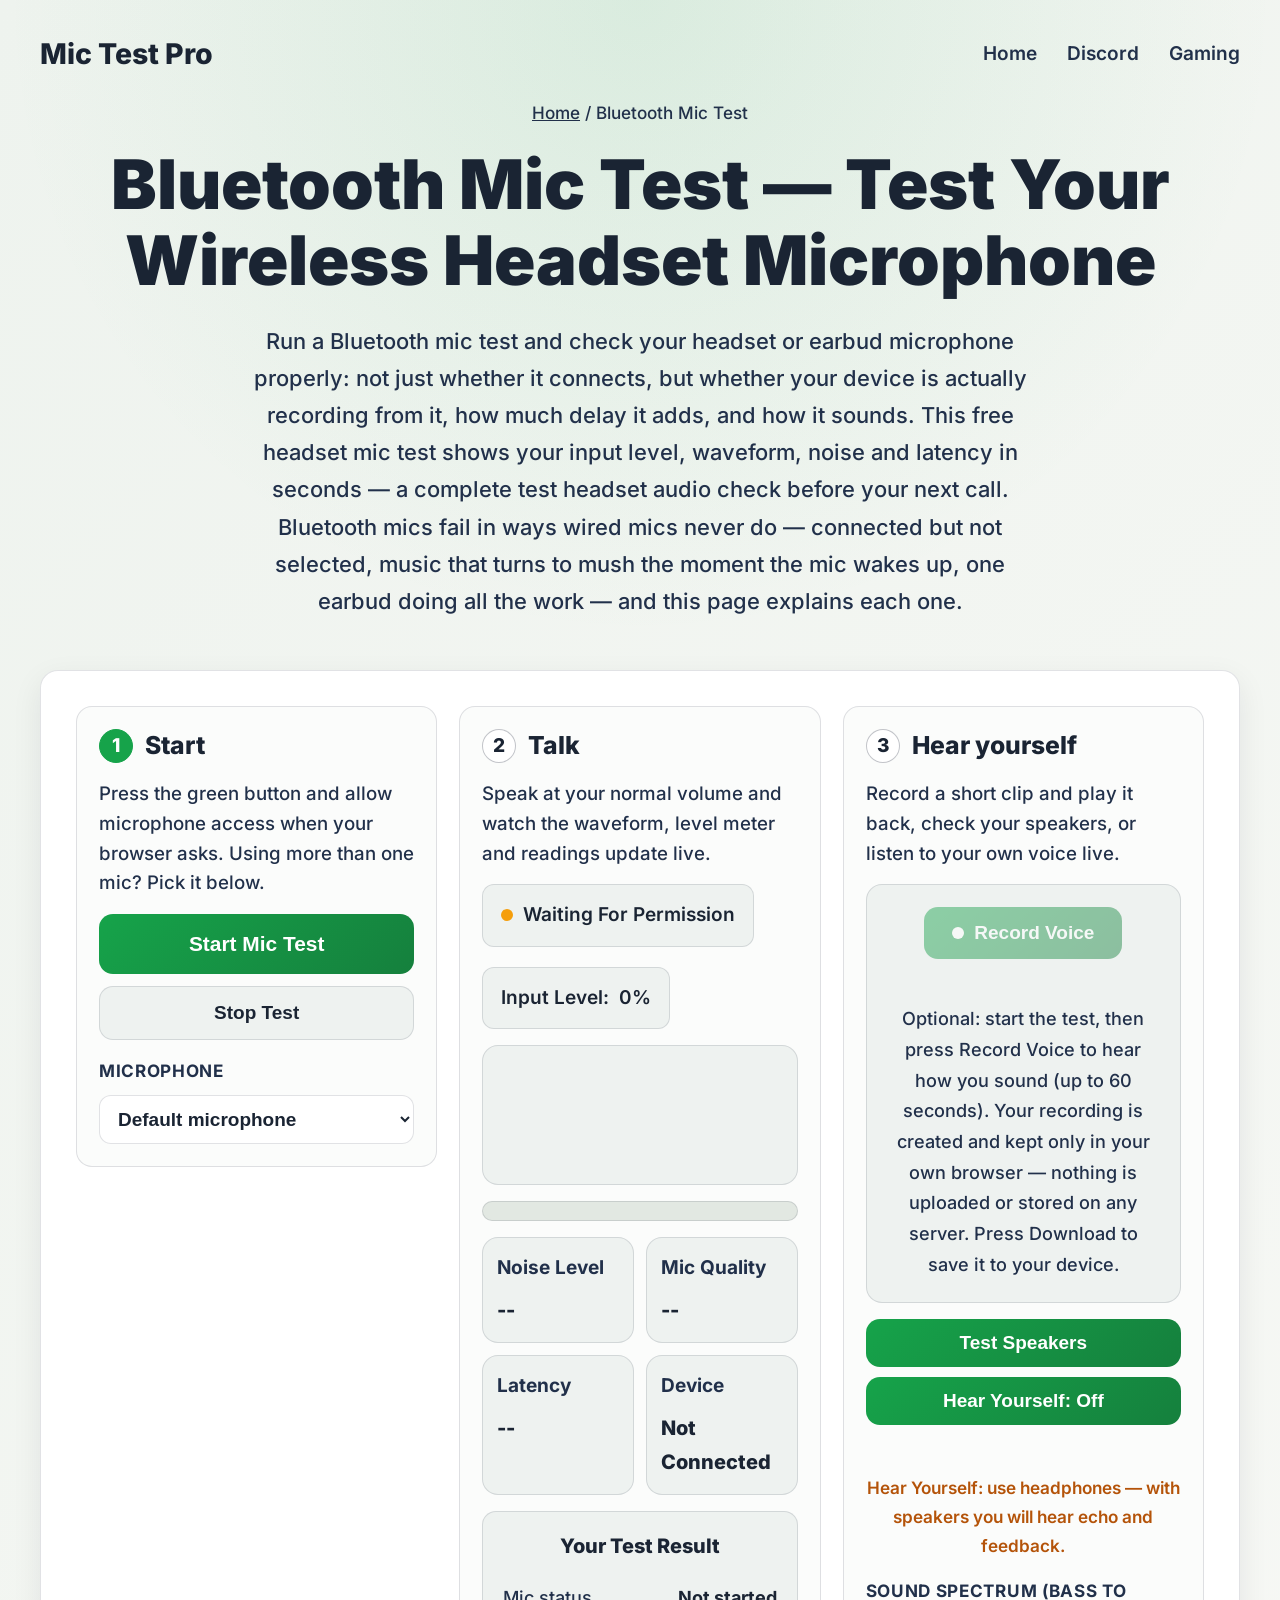
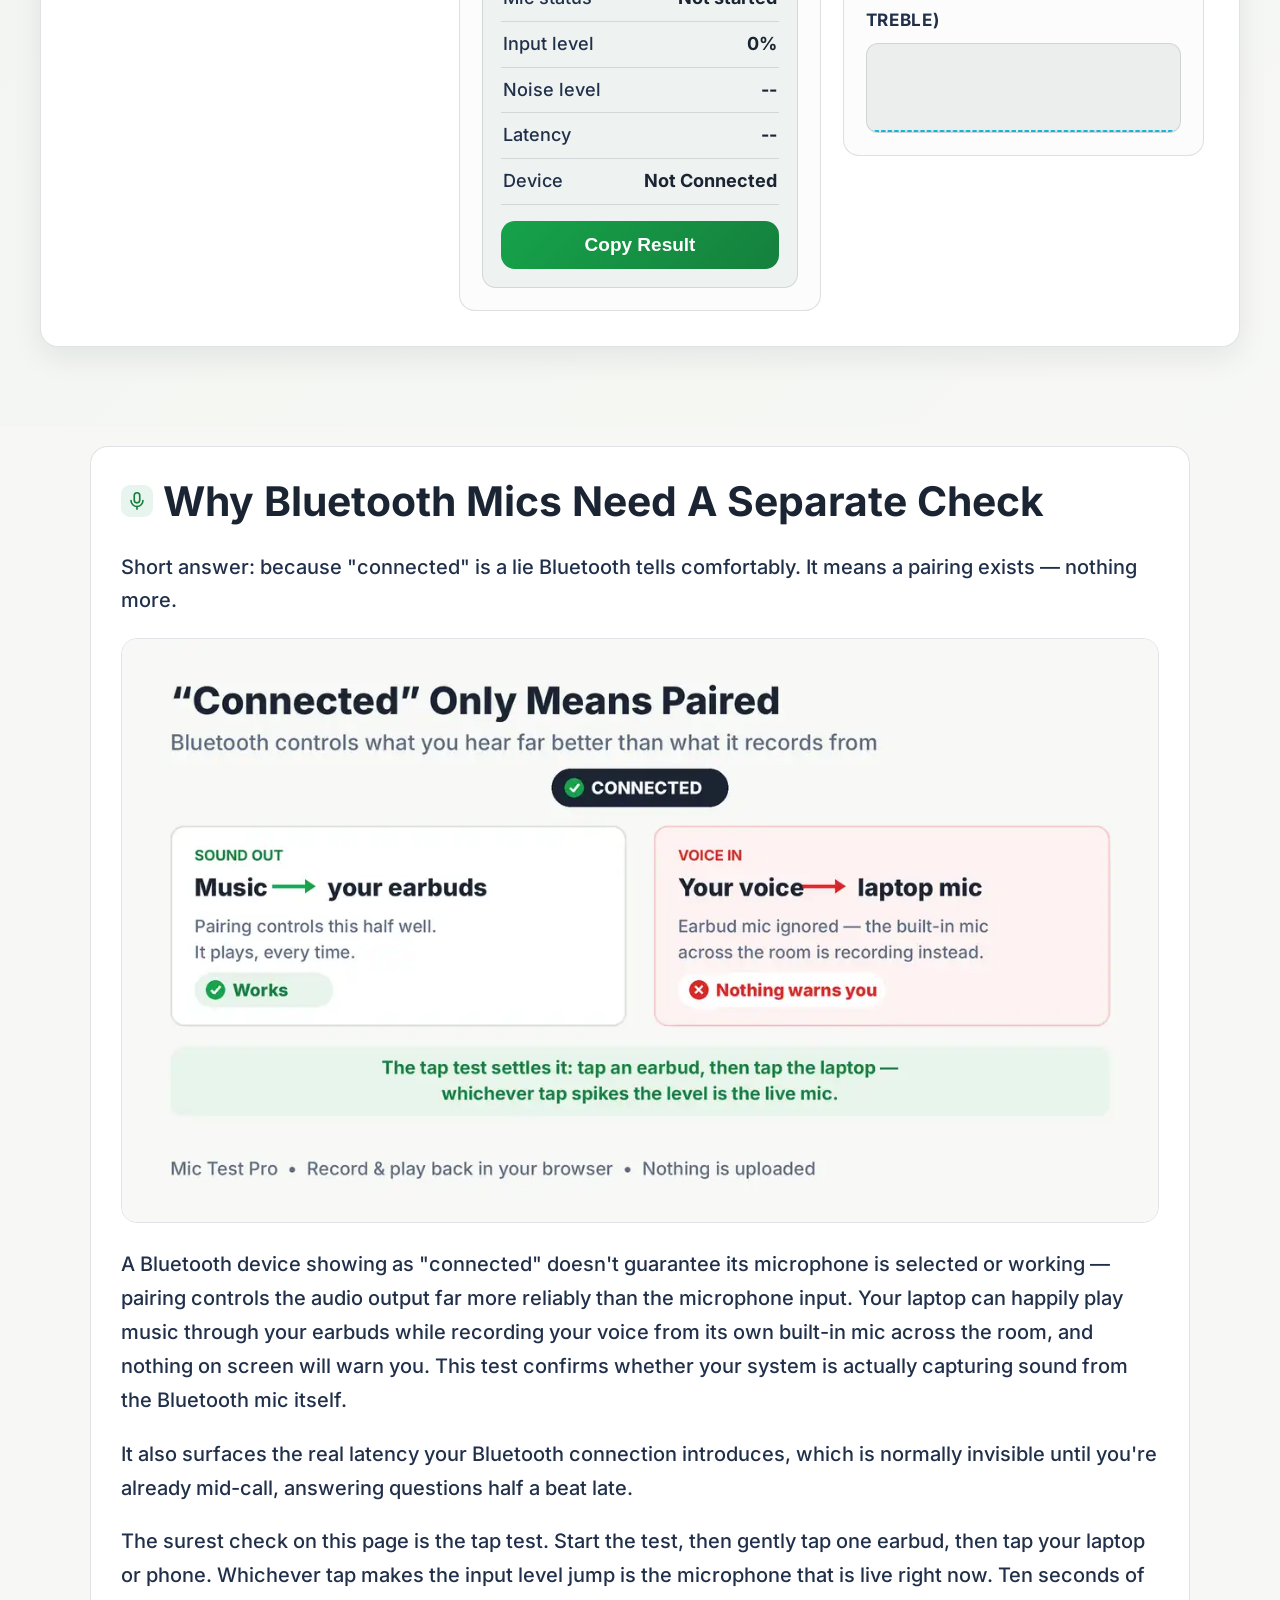
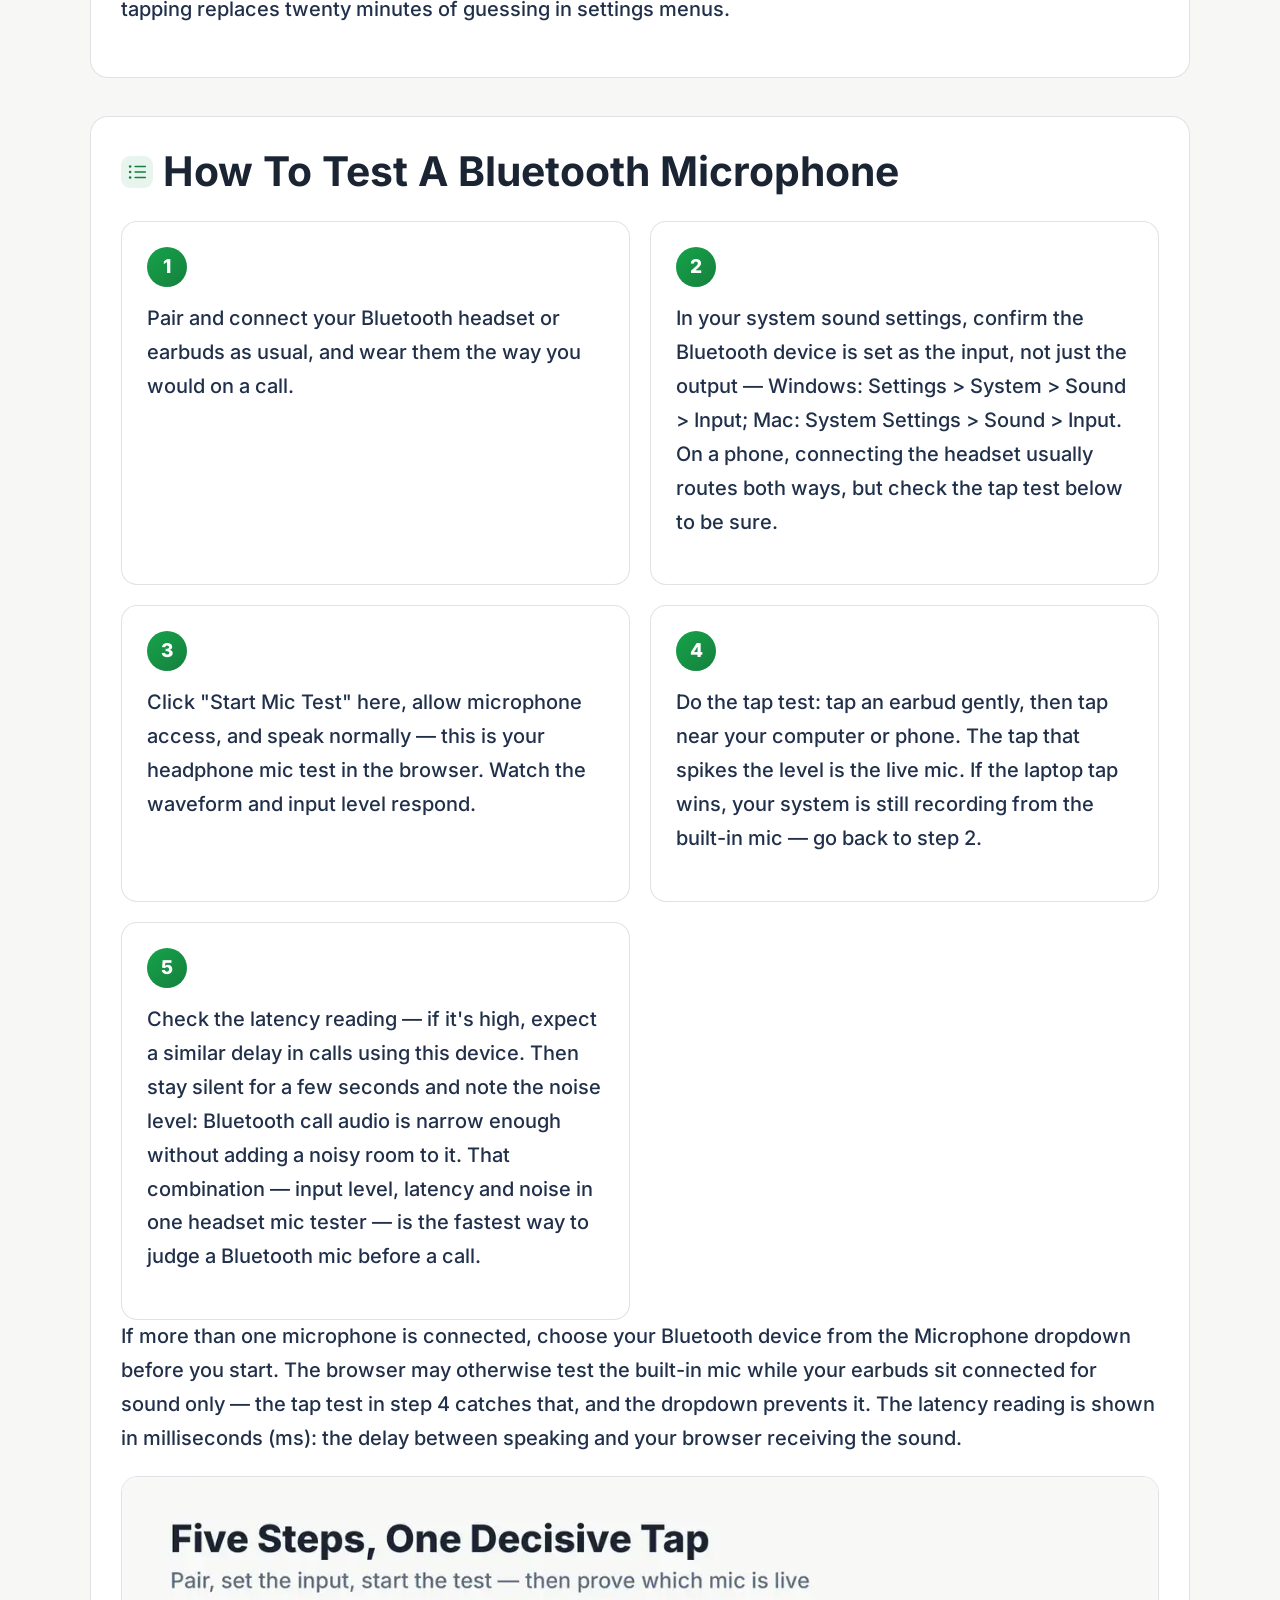
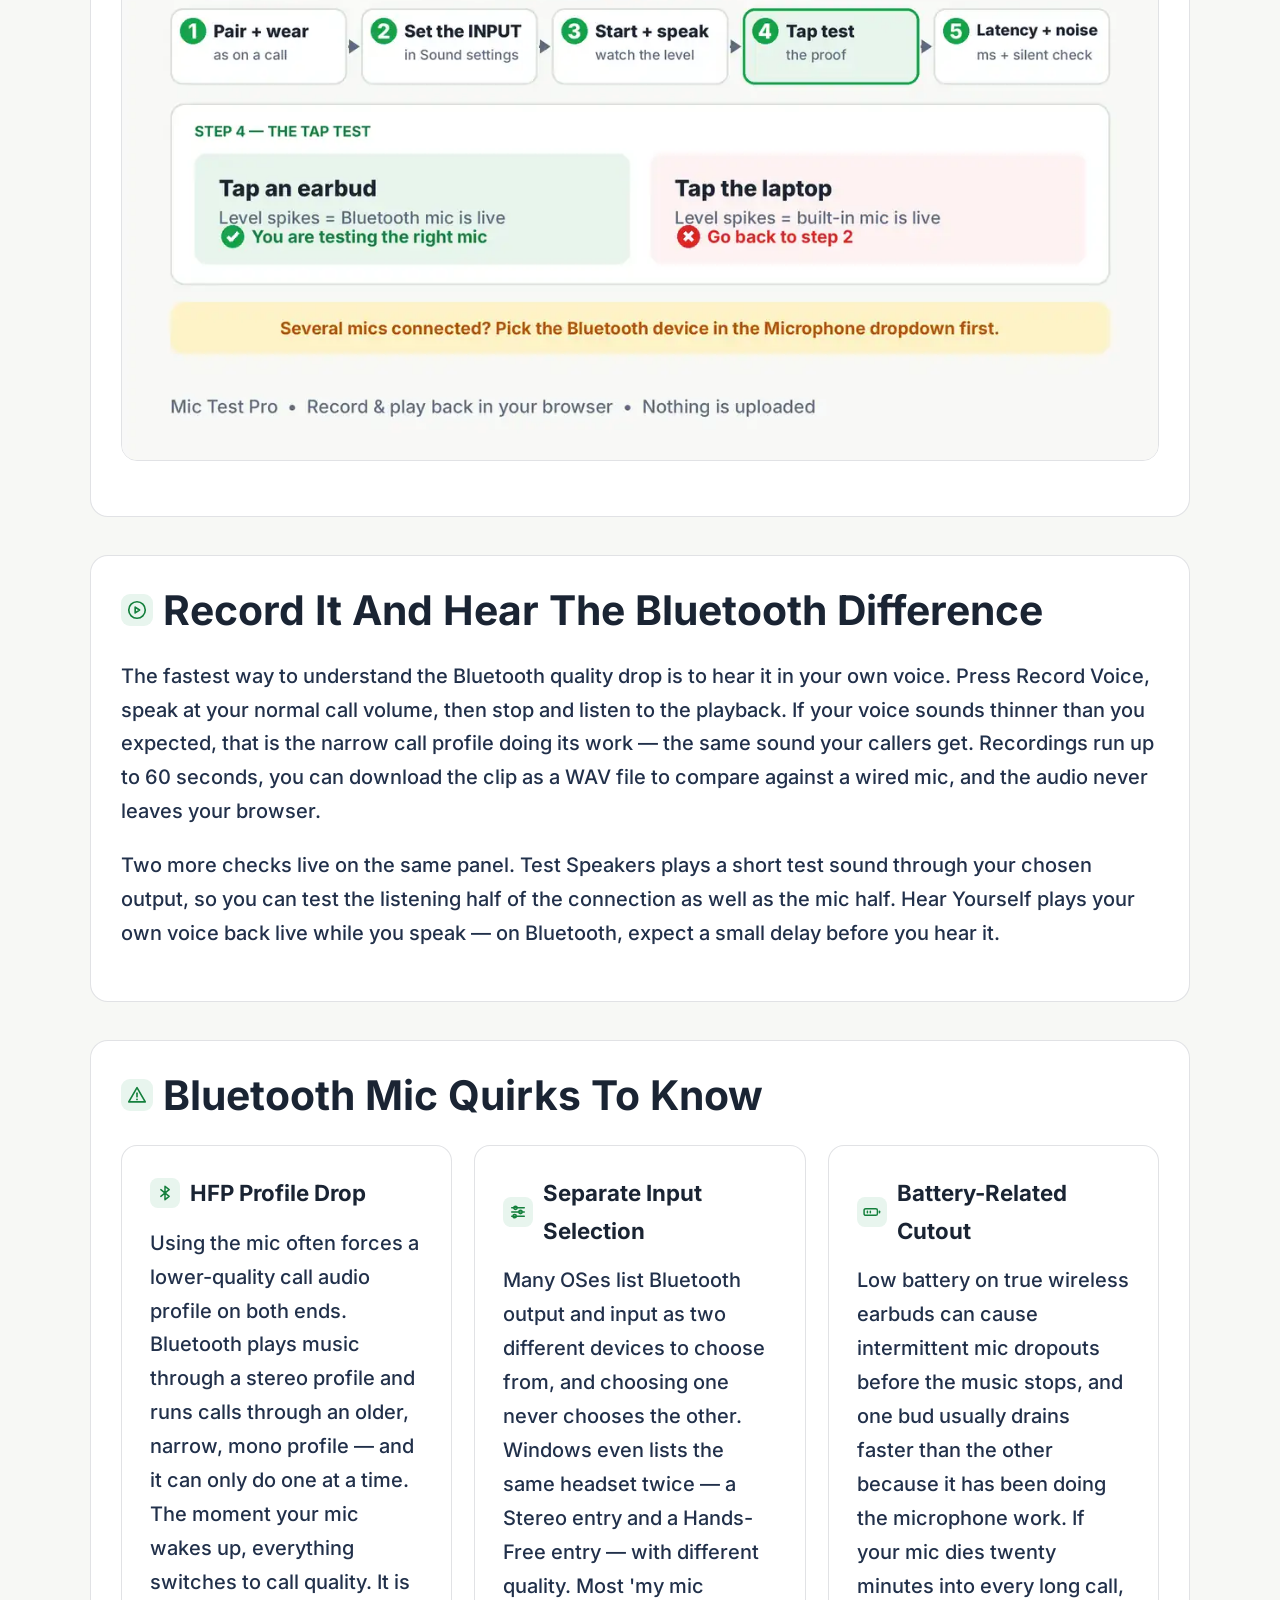
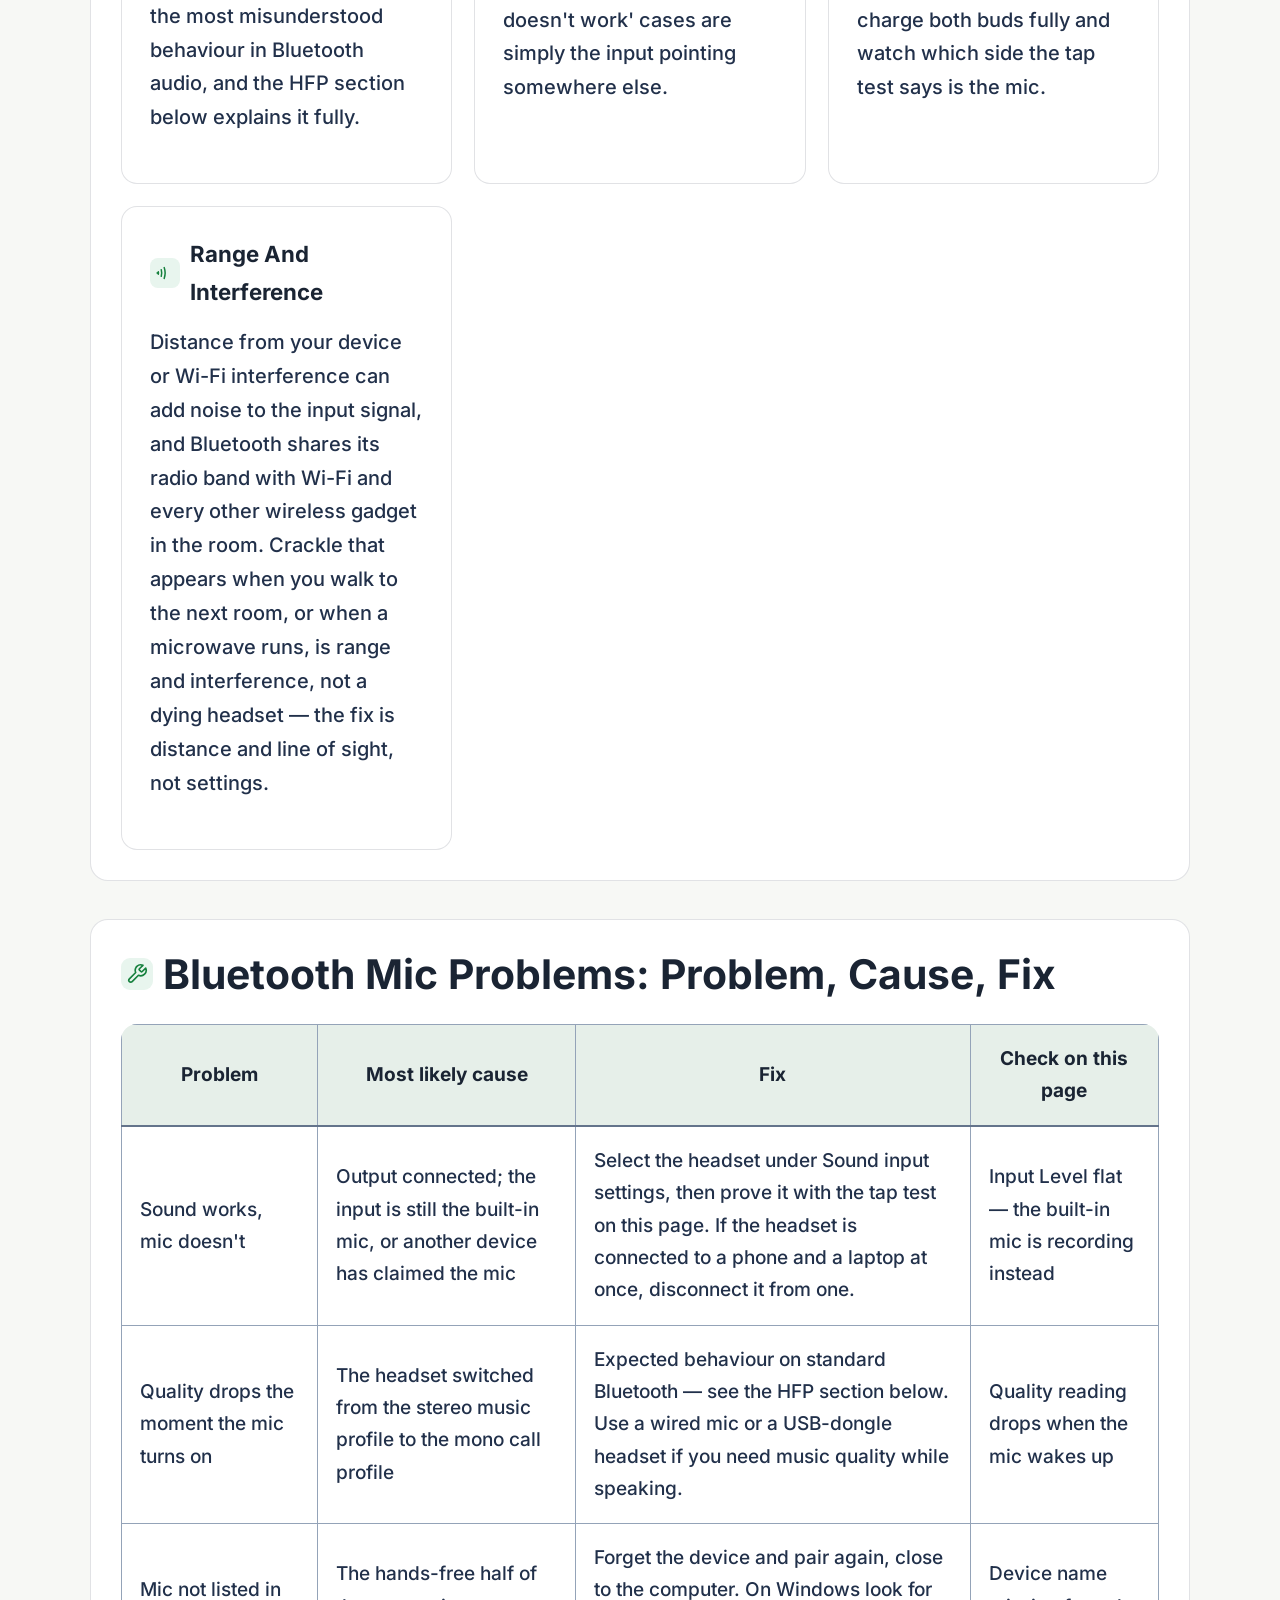
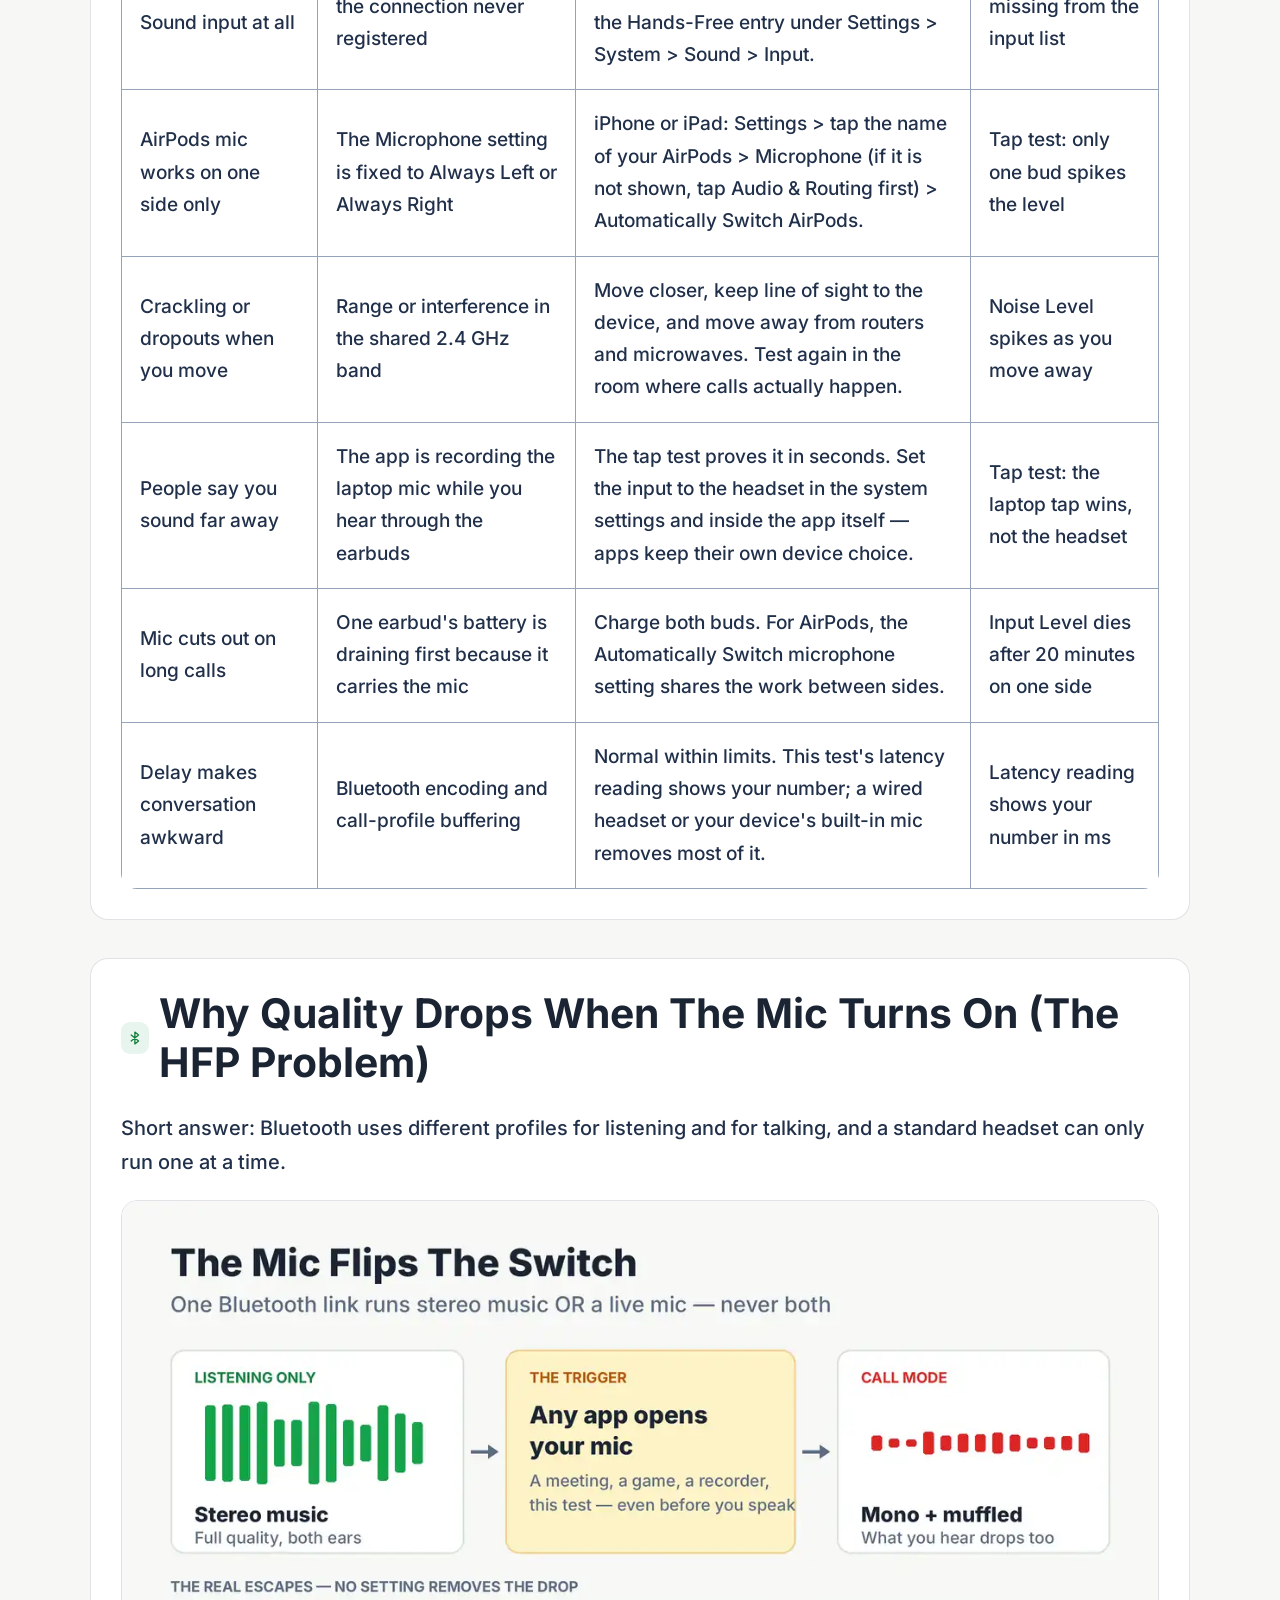
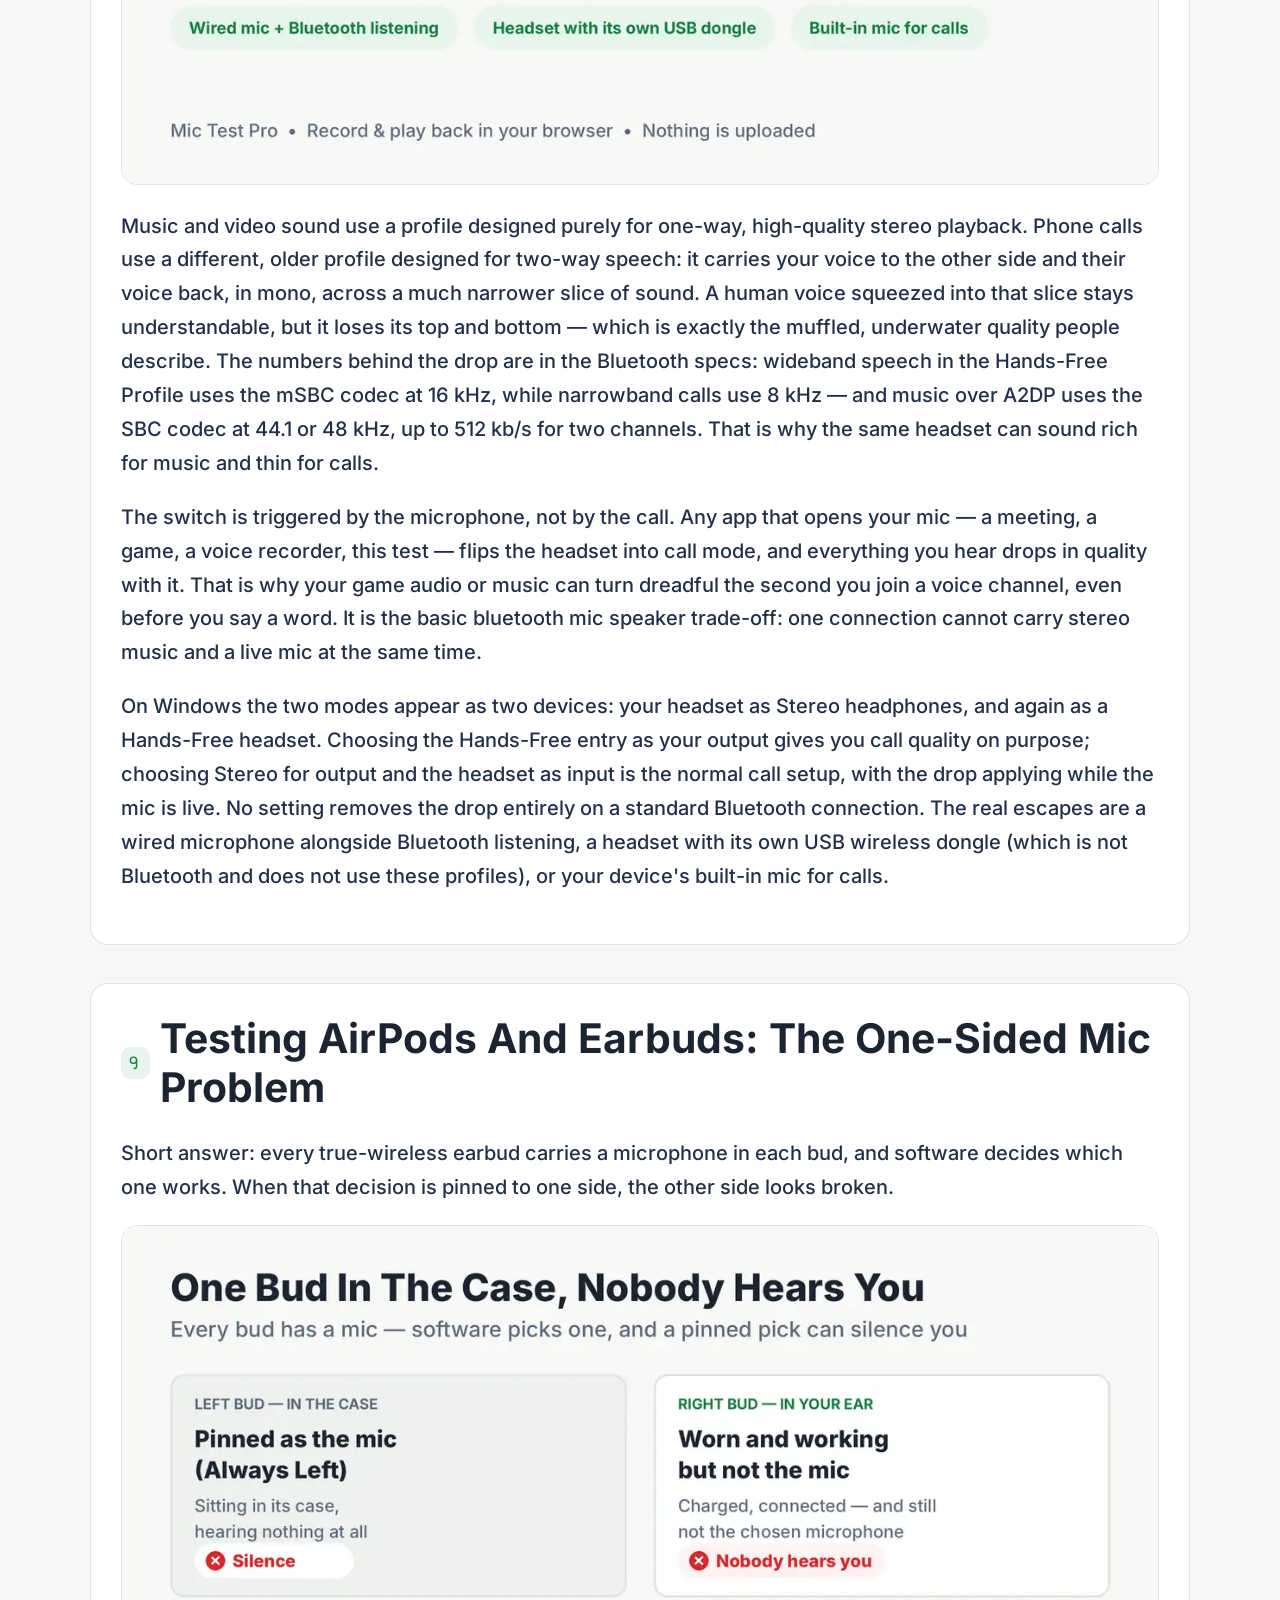
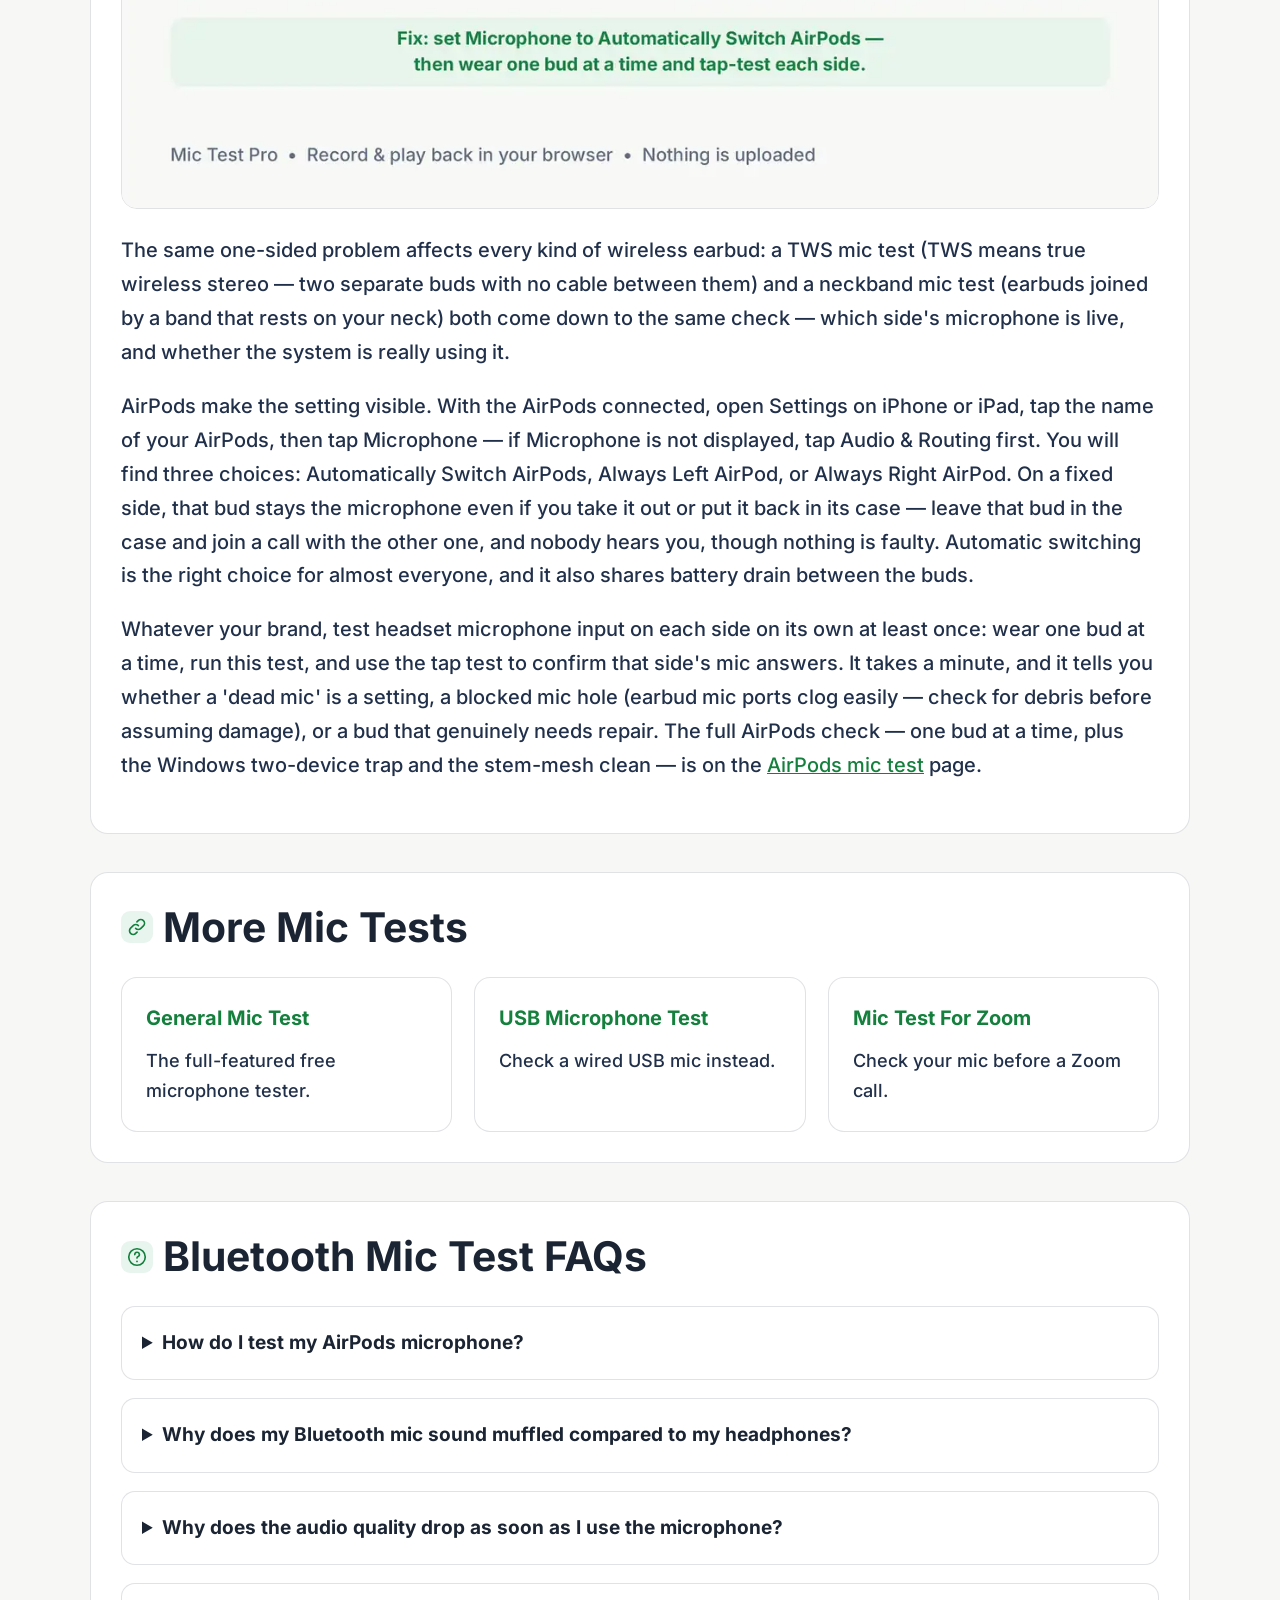
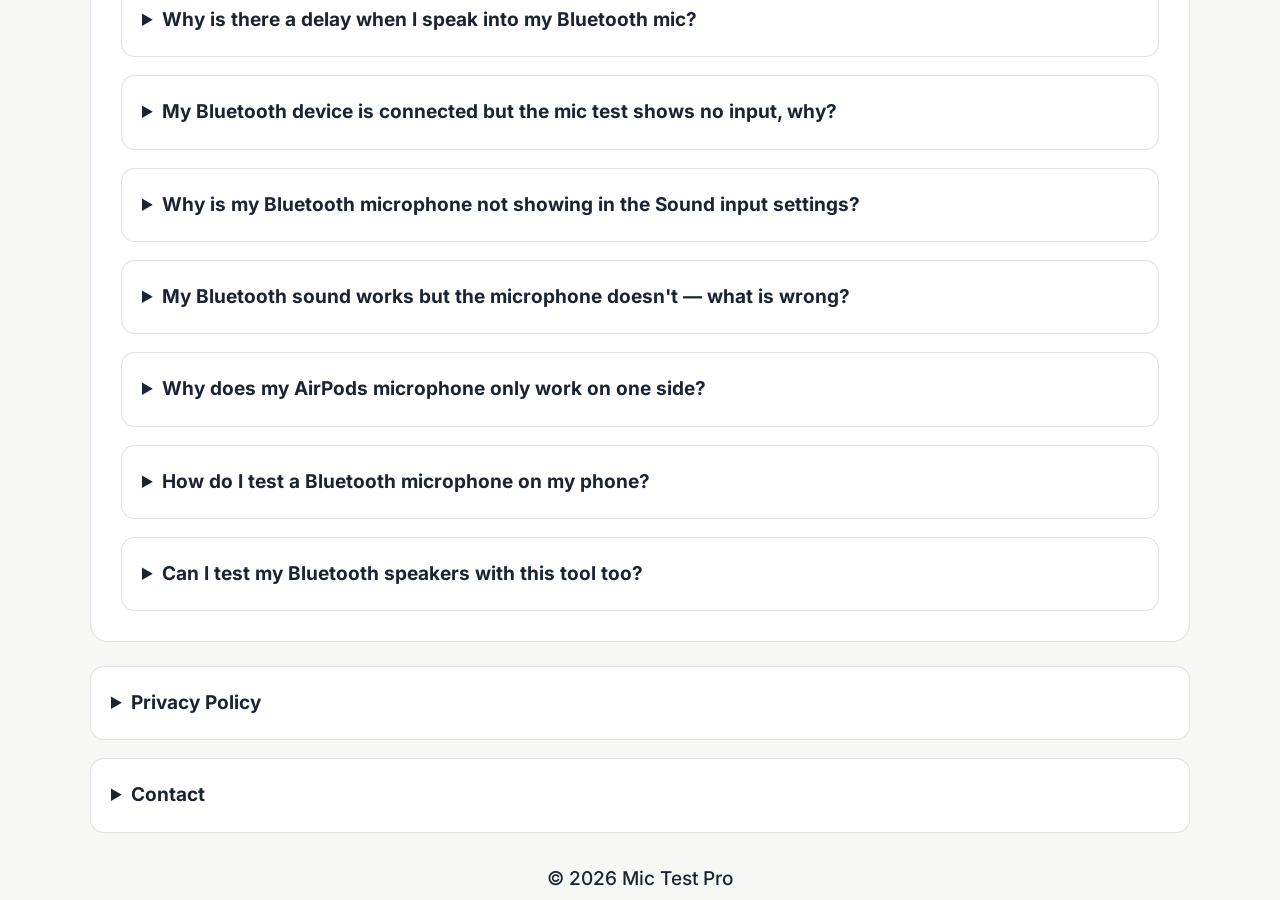
<file: bluetooth-mic-test.html>
<!DOCTYPE html>
<html lang="en">
<head>
  <meta charset="UTF-8" />
  <meta name="viewport" content="width=device-width, initial-scale=1.0"/>

  <title>Bluetooth Mic Test – Check Your Wireless Headset Microphone</title>

  <meta name="description" content="Free headset mic test for Bluetooth earbuds and headsets. Check your wireless microphone input level, quality and delay in your browser, no app or download needed." />
  <meta name="keywords" content="bluetooth mic test, wireless headset microphone test, bluetooth earbuds mic not working, headset mic test" />
  <meta name="robots" content="index, follow"/>

  <link rel="canonical" href="https://testmics.com/bluetooth-mic-test.html"/>
  <link rel="icon" type="image/svg+xml" href="favicon.svg"/>

  <meta property="og:type" content="website"/>
  <meta property="og:title" content="Bluetooth Mic Test – Check Your Wireless Headset Microphone"/>
  <meta property="og:description" content="Free headset mic test for Bluetooth earbuds and headsets. Check your wireless microphone input level, quality and delay in your browser, no app or download needed."/>
  <meta property="og:url" content="https://testmics.com/bluetooth-mic-test.html"/>
  <meta property="og:image" content="https://testmics.com/images/bluetooth-1-earbuds.webp"/>

  <meta name="twitter:card" content="summary"/>
  <meta name="twitter:title" content="Bluetooth Mic Test – Check Your Wireless Headset Microphone"/>
  <meta name="twitter:description" content="Free headset mic test for Bluetooth earbuds and headsets. Check your wireless microphone input level, quality and delay in your browser, no app or download needed."/>

  <style>
/* style.css inlined 2026-10-22 for PageSpeed (master copy: style.css in repo) */
/* Self-hosted Inter variable font (added 2026-10-22; replaces Google Fonts - no third-party request, no layout shift) */
@font-face{
  font-family:'Inter';
  src:url('fonts/inter-var.woff2') format('woff2');
  font-weight:400 900;
  font-style:normal;
  font-display:optional;
}

/* ===================================
   MIC TEST PRO — STYLE.CSS
=================================== */

*{
  margin:0;
  padding:0;
  box-sizing:border-box;
}

:root{

  --bg:#f7f8f5;
  --card:#ffffff;
  --card2:#eef2f0;
  --border:rgba(15,23,42,.12);
  --table-border:#94a3b8;

  --text:#1a2433;
  --text2:#21304a;

  --blue:#16a34a;
  --cyan:#15803d;
  --green:#16a34a;
  --red:#ef4444;
  --yellow:#b45309;

  --gradient:
  linear-gradient(
  135deg,
  #eef3ee 0%,
  #f7f8f5 100%
  );

  --radius:18px;

  --shadow:
  0 10px 30px rgba(15,23,42,.08);

}

/* Global text readability (2026-11-26): root 16px→17.5px so all rem text scales up,
   body weight 400→450, --text2 darkened #4a5a72→#2b3a52.
   Round 2 (2026-11-26): root 17.5px→19px, body weight 450→500, --text2 #2b3a52→#21304a;
   h1/h2 rem sizes trimmed slightly so headings stay proportionate at the larger root. */
html{
  scroll-behavior:smooth;
  font-size:19px;
}

body{

  font-family:
  'Inter',
  sans-serif;

  font-weight:500;

  background:
  var(--bg);

  color:
  var(--text);

  line-height:
  1.7;

  overflow-x:hidden;

}

/* =========================
   HERO
========================= */

.hero{

 min-height: auto;

  background:
  radial-gradient(
  circle at top,
  rgba(22,163,74,.10),
  transparent 30%
  ),
  var(--gradient);

  padding:
  30px 20px 80px;

}

/* =========================
   NAVBAR
========================= */

.topbar{

  max-width:1200px;

  margin:auto;

  display:flex;

  justify-content:
  space-between;

  align-items:center;

  margin-bottom:20px;

}

.logo{

  font-size:1.5rem;

  font-weight:800;

  color:#1a2433;

}

.nav-links{

  display:flex;

  gap:30px;

}

.nav-links a{

  color:var(--text2);

  text-decoration:none;

  transition:.3s;

  font-weight:600;

}

.nav-links a:hover{

  color:#1a2433;

}

/* =========================
   HERO CONTENT
========================= */

.hero-content{

  max-width:1000px;

  margin:auto;

  text-align:center;

}

.hero-content h1{

  font-size:3.6rem;

  line-height:1.1;

  margin-bottom:25px;

  font-weight:900;

}

.hero-text{

  max-width:800px;

  margin:auto;

  color:var(--text2);

  font-size:1.15rem;

  margin-bottom:50px;

}

/* =========================
   TOOL CARD
========================= */

.tool-card{

  background:
  #ffffff;

  border:
  1px solid var(--border);

  border-radius:
  var(--radius);

  padding:
  35px;

  box-shadow:
  var(--shadow);

  backdrop-filter:
  blur(10px);

}

.status-row{

  display:flex;

  justify-content:
  space-between;

  gap:20px;

  flex-wrap:wrap;

margin-bottom:25px;

}

.status-box{

  background:
  var(--card2);

  border:
  1px solid var(--border);

  padding:
  14px 18px;

  border-radius:
  12px;

  display:flex;

  align-items:center;

  gap:10px;

  color:#1a2433;

  font-weight:600;

}

.dot{

  width:12px;

  height:12px;

  border-radius:50%;

  background:var(--yellow);

  animation:pulse 1.5s infinite;

}

@keyframes pulse{

  0%{
    transform:scale(1);
    opacity:1;
  }

  50%{
    transform:scale(1.3);
    opacity:.7;
  }

  100%{
    transform:scale(1);
    opacity:1;
  }

}

/* =========================
   VISUALIZER
========================= */

.visualizer-wrap{

  background:
  #eef2f0;

  border-radius:
  16px;

  border:
  1px solid var(--border);

  padding:
  20px;

  margin-bottom:80px;

}

#visualizer{

  width:100%;

  height:140px;

  display:block;

}

/* =========================
   AUDIO METER
========================= */

.meter-wrap{

  margin-bottom:30px;

}

.meter-bar{

  width:100%;

  height:20px;

  background:
  #e2e8e2;

  border-radius:
  100px;

  overflow:hidden;

  border:
  1px solid var(--border);

}

.meter-fill{

  width:0%;

  height:100%;

  background:
  linear-gradient(
  90deg,
  var(--green),
  var(--cyan),
  var(--blue)
  );

  transition:
  width .1s linear;

}

/* =========================
   BUTTONS
========================= */

.tool-actions{

  display:flex;

  justify-content:center;

  gap:20px;

  margin-bottom:35px;

  flex-wrap:wrap;

}

.tool-actions button{

  border:none;

  padding:
  15px 28px;

  border-radius:
  14px;

  cursor:pointer;

  font-size:1rem;

  font-weight:700;

  transition:.3s;

}

#startBtn{

  background:
  linear-gradient(
  135deg,
  var(--blue),
  var(--cyan)
  );

  color:white;

}

#startBtn:hover{

  transform:
  translateY(-2px);

}

#stopBtn{

  background:
  #eef2f0;

  color:#1a2433;

  border:
  1px solid var(--border);

}

/* =========================
   INFO GRID
========================= */

.tool-grid{

  display:grid;

  grid-template-columns:
  repeat(4,1fr);

  gap:20px;

}

.info-card{

  background:
  var(--card2);

  border:
  1px solid var(--border);

  padding:
  22px;

  border-radius:
  16px;

}

.info-card h3{

  margin-bottom:10px;

  font-size:1rem;

  color:var(--text2);

}

.info-card p{

  font-size:1.2rem;

  font-weight:800;

}

/* =========================
   CONTENT
========================= */

.content-section{

padding: 5px 20px;
}

.container{

  max-width:1100px;

  margin:auto;

}

.content-section h2{

  font-size:2.15rem;

  margin-bottom:25px;

  line-height:1.2;

}

.content-section p{

  color:var(--text2);

  margin-bottom:20px;

  font-size:1.05rem;

}

/* =========================
   TOC
========================= */

.toc{

  background:
  var(--card);

  border:
  1px solid var(--border);

  border-radius:
  var(--radius);

  padding:
  30px;

}

.toc summary h2{

  display:inline;

  font-size:1.5rem;

}

.toc ul{

  margin-top:20px;

  display:grid;

  gap:15px;

}

.toc a{

  color:#15803d;

  text-decoration:none;

  transition:.3s;

}

.toc a:hover{

  color:#14532d;

}

/* =========================
   STEPS
========================= */

.steps{

  display:grid;

  grid-template-columns:
  repeat(2,1fr);

  gap:20px;

}

.step{

  background:
  var(--card);

  border:
  1px solid var(--border);

  border-radius:
  16px;

  padding:
  25px;

  transition:.3s;

}

.step:hover{

  transform:
  translateY(-2px);

  box-shadow:0 8px 20px rgba(22,163,74,.12);

  border-color:
  rgba(22,163,74,.45);

}

.step span{

  width:40px;

  height:40px;

  border-radius:50%;

  display:flex;

  align-items:center;

  justify-content:center;

  margin-bottom:15px;

  background:
  linear-gradient(
  135deg,
  var(--blue),
  var(--cyan)
  );

  font-weight:800;

  color:#fff;

}

/* =========================
   FEATURES
========================= */

.feature-grid{

  display:grid;

  grid-template-columns:
  repeat(3,1fr);

  gap:22px;

}

.feature-card{

  background:
  var(--card);

  border:
  1px solid var(--border);

  border-radius:
  16px;

  padding:
  28px;

  transition:.3s;

}

.feature-card:hover{

  transform:
  translateY(-2px);

  box-shadow:0 8px 20px rgba(22,163,74,.12);

  border-color:
  rgba(22,163,74,.45);

}
.step-card{

transition: .3s;

}
.step-card:hover{

transform:
translateY(-2px);

  box-shadow:0 8px 20px rgba(22,163,74,.12);

border-color:
rgba(22,163,74,.45);

}

.feature-card h3{

  margin-bottom:15px;

}

/* =========================
   BENEFITS
========================= */

.benefit-list{

  display:grid;

  gap:18px;

  padding-left:20px;

}

.benefit-list li{

  color:var(--text2);

}

/* =========================
   TABLE
   Lines highlighted (2026-11-26): cell borders use --table-border
   (medium slate #94a3b8) instead of the faint --border, and the
   header row gets a green-tinted background + stronger bottom line.
========================= */

table{

  width:100%;

  border-collapse:
  collapse;

  overflow:hidden;

  border-radius:
  16px;

}

table th,
table td{

  padding:
  18px;

  border:
  1px solid var(--table-border);

}

table th{

  background:
  #e6efe9;

  border-bottom:
  2px solid #64748b;

}

table td{

  background:
  var(--card);

  color:var(--text2);

}

/* Mobile: wide tables scroll sideways inside their card instead of overflowing the page (2026-11-26) */
@media(max-width:700px){

  table{

    display:block;

    overflow-x:auto;

    -webkit-overflow-scrolling:touch;

  }

}

/* =========================
   FAQ
========================= */

.faq{

  display:grid;

  gap:18px;

}

details{

  background:
  var(--card);

  border:
  1px solid var(--border);

  border-radius:
  14px;

  padding:
  20px;

  transition:.3s;

}

details:hover{

  transform:
  translateY(-2px);

  box-shadow:0 8px 20px rgba(22,163,74,.12);

  border-color:
  rgba(22,163,74,.45);

}

.page-img{

  width:100%;

  height:auto;

  display:block;

  border:
  1px solid var(--border);

  border-radius:
  16px;

  margin:
  10px 0 25px;

}

.h2-icon{

  width:24px;

  height:24px;

  vertical-align:-4px;

  margin-right:10px;

}

summary{

  cursor:pointer;

  font-weight:700;

}

details p{

  margin-top:15px;

}

/* =========================
   AFFILIATE
========================= */

.affiliate-card{

  text-decoration:none;

  color:#1a2433;

}

/* =========================
   FOOTER
========================= */

.footer{

  padding:
  20px 20px;
  border-top:
  1px solid var(--border);

  text-align:center;

}

.footer-links{

  display:flex;

  justify-content:center;

  gap:25px;

  flex-wrap:wrap;

  margin-bottom:20px;

}

.footer-links a{

  color:var(--text2);

  text-decoration:none;

}

/* =========================
   RESPONSIVE
========================= */

@media(max-width:900px){

  .hero-content h1{

    font-size:2.5rem;

  }

  .tool-grid{

    grid-template-columns:
    repeat(2,1fr);

  }

  .feature-grid{

    grid-template-columns:
    1fr;

  }

}

@media(max-width:700px){

  .topbar{

    flex-direction:column;

    gap:20px;

  }

  .nav-links{

    flex-wrap:wrap;

    justify-content:center;

    gap:16px;

  }

  .hero-content h1{

    font-size:2.05rem;

  }

  .steps{

    grid-template-columns:
    1fr;

  }

  .tool-grid{

    grid-template-columns:
    1fr;

  }

  .tool-card{

    padding:22px;

  }

  .content-section h2{

    font-size:1.7rem;

  }

}

.footer-bottom{

  text-align:center;

  width:100%;
   margin-top: 30px;

}

/* =========================
   RELATED / INTERNAL LINKS
========================= */

.related-grid{

  display:grid;

  grid-template-columns:
  repeat(3,1fr);

  gap:22px;

}

.related-card{

  background:var(--card);

  border:1px solid var(--border);

  border-radius:16px;

  padding:24px;

  text-decoration:none;

  color:#1a2433;

  display:block;

  transition:.3s;

}

.related-card:hover{

  transform:translateY(-2px);

  box-shadow:0 8px 20px rgba(22,163,74,.12);

  border-color:rgba(22,163,74,.45);

}

.related-card h3{

  margin-bottom:10px;

  color:var(--cyan);

  font-size:1.05rem;

}

.related-card p{

  color:var(--text2);

  font-size:.95rem;

  margin-bottom:0;

}

.breadcrumb{

  color:var(--text2);

  font-size:.9rem;

  margin-bottom:20px;

}

.breadcrumb a{

  color:var(--text2);

}

@media(max-width:900px){

  .related-grid{

    grid-template-columns:1fr;

  }

}

/* Accessibility utility: visually hidden heading text (added 2026-10-22 for heading-order fix) */
.sr-only{
  position:absolute;
  width:1px;
  height:1px;
  padding:0;
  margin:-1px;
  overflow:hidden;
  clip:rect(0,0,0,0);
  white-space:nowrap;
  border:0;
}

/* In-content text links (added 2026-10-22): bare paragraph/list/table links had no colour rule
   and rendered in the browser-default blue #0000ee (2.09:1 on the dark background).
   :where() keeps this weaker than the nav, TOC, breadcrumb and footer link rules. */
:where(.content-section) p a,
:where(.content-section) li a,
:where(.content-section) td a{
  color:var(--cyan);
  text-decoration:underline;
}

/* =========================
   RECORD / PLAYBACK / DOWNLOAD
   (added 2026-11-26)
========================= */

.record-panel{

  background:
  var(--card2);

  border:
  1px solid var(--border);

  border-radius:
  16px;

  padding:
  22px;

  margin-bottom:
  35px;

}

.record-row{

  display:flex;

  align-items:center;

  justify-content:center;

  gap:16px;

  flex-wrap:wrap;

  margin-bottom:16px;

}

#recordBtn{

  display:inline-flex;

  align-items:center;

  justify-content:center;

  gap:10px;

  border:none;

  padding:
  15px 28px;

  border-radius:
  14px;

  cursor:pointer;

  font-size:1rem;

  font-weight:700;

  transition:.3s;

  background:
  linear-gradient(
  135deg,
  var(--blue),
  var(--cyan)
  );

  color:white;

  min-height:52px;

}

#recordBtn:hover:not(:disabled){

  transform:
  translateY(-2px);

}

#recordBtn:disabled{

  opacity:.45;

  cursor:not-allowed;

}

.record-dot{

  width:12px;

  height:12px;

  border-radius:50%;

  background:white;

  flex:none;

}

#recordBtn.recording .record-dot{

  animation:pulse 1s infinite;

}

.record-timer{

  font-size:1.15rem;

  font-weight:800;

  color:var(--red);

  font-variant-numeric:
  tabular-nums;

}

.record-status{

  color:var(--cyan);

  font-size:.95rem;

  font-weight:600;

  text-align:center;

  min-height:1.6em;

  margin-bottom:16px;

}

.record-status:empty{

  margin-bottom:0;

}

.playback-wrap{

  display:flex;

  flex-direction:column;

  gap:14px;

  align-items:center;

  margin-bottom:16px;

}

.playback-wrap[hidden]{

  display:none;

}

.playback-wrap audio{

  width:100%;

  max-width:520px;

}

.download-btn{

  display:inline-flex;

  align-items:center;

  justify-content:center;

  padding:
  13px 26px;

  border-radius:
  14px;

  background:
  linear-gradient(
  135deg,
  var(--green),
  var(--cyan)
  );

  color:white;

  font-weight:700;

  text-decoration:none;

  transition:.3s;

  min-height:48px;

}

.download-btn:hover{

  transform:
  translateY(-2px);

}

.record-note{

  color:var(--text2);

  font-size:.95rem;

  text-align:center;

  max-width:640px;

  margin:auto;

}

@media(max-width:700px){

  .record-panel{

    padding:18px;

  }

  #recordBtn{

    width:100%;

  }

  .download-btn{

    width:100%;

  }

}

/* =========================
   EXTRA TOOL FEATURES
   (added 2026-11-26)
   Speaker test, mic select,
   hear-yourself monitor,
   spectrum, result summary
========================= */

.extras-panel{

  background:
  var(--card2);

  border:
  1px solid var(--border);

  border-radius:
  16px;

  padding:
  22px;

  margin-bottom:
  35px;

}

.extras-row{

  display:flex;

  align-items:center;

  justify-content:center;

  gap:14px;

  flex-wrap:wrap;

  margin-bottom:16px;

}

.extras-label{

  color:var(--text2);

  font-size:.9rem;

  font-weight:700;

  letter-spacing:.04em;

  text-transform:uppercase;

}

.mic-select{

  background:var(--card);

  color:var(--text);

  border:
  1px solid var(--border);

  border-radius:12px;

  padding:12px 14px;

  font-size:1rem;

  font-weight:600;

  min-height:48px;

  max-width:100%;

  cursor:pointer;

}

.extras-btn{

  display:inline-flex;

  align-items:center;

  justify-content:center;

  gap:10px;

  border:none;

  padding:
  13px 26px;

  border-radius:
  14px;

  cursor:pointer;

  font-size:1rem;

  font-weight:700;

  transition:.3s;

  background:
  linear-gradient(
  135deg,
  var(--blue),
  var(--cyan)
  );

  color:white;

  min-height:48px;

}

.extras-btn:hover:not(:disabled){

  transform:
  translateY(-2px);

}

.extras-btn:disabled{

  opacity:.45;

  cursor:not-allowed;

}

.monitor-btn.on{

  background:
  linear-gradient(
  135deg,
  var(--green),
  var(--cyan)
  );

}

.extras-status{

  color:var(--cyan);

  font-size:.95rem;

  font-weight:600;

  text-align:center;

  min-height:1.6em;

  margin-bottom:10px;

}

.extras-status:empty{

  margin-bottom:0;

  min-height:0;

}

.monitor-warning{

  color:var(--yellow);

  font-size:.9rem;

  font-weight:600;

  text-align:center;

  margin-bottom:18px;

}

.spectrum-wrap{

  display:flex;

  flex-direction:column;

  gap:8px;

  margin-bottom:20px;

}

#spectrumCanvas{

  width:100%;

  height:90px;

  background:rgba(15,23,42,.06);

  border:
  1px solid var(--border);

  border-radius:12px;

}

.summary-card{

  background:var(--card);

  border:
  1px solid var(--border);

  border-radius:14px;

  padding:18px;

}

.summary-title{

  font-size:1.05rem;

  font-weight:800;

  text-align:center;

  margin-bottom:12px;

}

.summary-row{

  display:flex;

  justify-content:space-between;

  gap:16px;

  padding:7px 2px;

  border-bottom:
  1px solid var(--border);

  color:var(--text2);

  font-size:.95rem;

}

.summary-row span:last-child{

  color:var(--text);

  font-weight:700;

  text-align:right;

  overflow-wrap:anywhere;

}

.summary-card .extras-row{

  margin-top:16px;

  margin-bottom:6px;

}

@media(max-width:700px){

  .extras-panel{

    padding:18px;

  }

  .extras-btn{

    width:100%;

  }

  .mic-select{

    width:100%;

  }

  .extras-row .extras-label{

    width:100%;

    text-align:center;

  }

}

/* === V4: MicChecker-style 3-step tool (scoped overrides) === */
.hero-content{max-width:1200px}
.mc-steps{display:grid;grid-template-columns:repeat(3,1fr);gap:22px;text-align:left;align-items:start}
.mc-step{background:#fbfcfb;border:1px solid var(--border);border-radius:16px;padding:22px;display:flex;flex-direction:column;gap:16px}
.mc-step-head{display:flex;align-items:center;gap:12px}
.mc-num{width:34px;height:34px;border-radius:50%;background:#ffffff;border:1.5px solid rgba(15,23,42,.25);color:#1a2433;font-weight:800;display:flex;align-items:center;justify-content:center;flex:none;font-size:1rem}
.mc-step:first-child .mc-num{background:#16a34a;border-color:#16a34a;color:#fff}
.mc-step-head h3{font-size:1.3rem;font-weight:800;color:#1a2433;line-height:1.2}
.mc-step-sub{color:var(--text2);font-size:.98rem;line-height:1.6}
.mc-step .status-row{margin-bottom:0}
.mc-step .visualizer-wrap{margin-bottom:0;padding:14px}
.mc-step #visualizer{height:110px}
.mc-step .meter-wrap{margin-bottom:0}
.mc-step .tool-actions{margin-bottom:0;flex-direction:column;align-items:stretch;gap:12px}
.mc-step #startBtn{width:100%;padding:18px 28px;font-size:1.1rem}
.mc-step #stopBtn{width:100%}
.mc-step .record-panel{margin-bottom:0}
.mc-step .extras-row{margin-bottom:0;flex-direction:column;align-items:stretch;gap:10px}
.mc-step .extras-label{text-align:left}
.mc-step .mic-select{width:100%}
.mc-step .extras-btn{width:100%}
.mc-step .extras-status{margin-bottom:0}
.mc-step .monitor-warning{margin-bottom:0}
.mc-step .spectrum-wrap{margin-bottom:0}
.mc-step .tool-grid{grid-template-columns:repeat(2,1fr);gap:12px}
.mc-step .info-card{padding:14px}
.mc-step .info-card p{font-size:1.05rem}
.mc-step .summary-card{background:var(--card2)}
.dot{background:#f59e0b}
@media(max-width:900px){.mc-steps{grid-template-columns:1fr}}
/* === V4: card hover (subtle, green-matching) === */
.info-card,.affiliate-card,.summary-card,.mc-step{transition:.2s}
.info-card:hover,.affiliate-card:hover,.summary-card:hover,.mc-step:hover{border-color:rgba(22,163,74,.45);transform:translateY(-2px);box-shadow:0 8px 20px rgba(22,163,74,.12)}

/* === V4: article section cards (main only; footer excluded) === */
main .content-section > .container{
  background:#ffffff;
  border:1px solid var(--border);
  border-radius:18px;
  padding:30px;
  margin-top:14px;
  margin-bottom:14px;
  transition:.2s;
}
main .content-section > .container:hover{
  border-color:rgba(22,163,74,.45);
  transform:translateY(-2px);
  box-shadow:0 8px 20px rgba(22,163,74,.12);
}
.benefit-list{list-style:none;padding-left:0}
.benefit-list li{
  background:#f1f5fb;
  border:1px solid var(--border);
  border-radius:12px;
  padding:14px 18px;
  transition:.2s;
}
.benefit-list li:hover{
  border-color:rgba(22,163,74,.45);
  transform:translateY(-2px);
  box-shadow:0 8px 20px rgba(22,163,74,.12);
}
@media(max-width:700px){
  main .content-section > .container{padding:20px 16px}
}

/* === V4: heading icons (green chip) === */
.h2-icon{width:32px;height:32px;padding:5px;background:#e8f5ee;border-radius:9px;stroke:#15803d;stroke-width:1.8;vertical-align:-9px}
.h2-icon [fill="#22D3EE"]{fill:#15803d}
main .content-section h2:has(.h2-icon){display:flex;align-items:center}
.card-icon{width:30px;height:30px;padding:5px;background:#e8f5ee;border-radius:8px;flex:none}
.feature-card h3{display:flex;align-items:center;gap:10px}
</style>
  
  
  <link rel="preload" as="font" type="font/woff2" href="fonts/inter-var.woff2" crossorigin>

  <script type="application/ld+json">
  {
    "@context": "https://schema.org",
    "@type": "SoftwareApplication",
    "name": "Bluetooth Mic Test",
    "applicationCategory": "MultimediaApplication",
    "operatingSystem": "Any (Web Browser)",
    "url": "https://testmics.com/bluetooth-mic-test.html",
    "description": "Free browser tool to test a Bluetooth wireless headset or earbud microphone.",
    "offers": { "@type": "Offer", "price": "0", "priceCurrency": "USD" }
  }
  </script>

  <script type="application/ld+json">
  {
    "@context": "https://schema.org",
    "@type": "FAQPage",
    "mainEntity": [
      {
        "@type": "Question",
        "name": "How do I test my AirPods microphone?",
        "acceptedAnswer": {
          "@type": "Answer",
          "text": "Connect your AirPods, then open this page in your browser and set the AirPods as the input device if your system asks — on iPhone the browser uses the active audio route automatically. Click Start Mic Test and speak. To prove the AirPods mic, not your phone or laptop mic, is the one being recorded, use the tap test: gently tap an AirPod while speaking quietly, then tap near the laptop or phone. The tap that spikes the input level belongs to the live microphone. That is the whole headset microphone test — connect, speak, and tap to prove which mic is live."
        }
      },
      {
        "@type": "Question",
        "name": "Why does my Bluetooth mic sound muffled compared to my headphones?",
        "acceptedAnswer": {
          "@type": "Answer",
          "text": "Most Bluetooth headsets switch to a lower-quality call profile (HFP) when the mic is active, reducing fidelity compared to music playback profiles. Your music travels on a profile built for stereo sound; your voice call travels on a profile built in the era of phone calls, with a much narrower frequency range. The muffled quality is the profile working as designed, not a broken mic — which is why the same headset can sound great for music and poor for calls."
        }
      },
      {
        "@type": "Question",
        "name": "Why does the audio quality drop as soon as I use the microphone?",
        "acceptedAnswer": {
          "@type": "Answer",
          "text": "Because one Bluetooth connection cannot run the music profile and the microphone at the same time. The moment any app activates your mic, the headset leaves its high-quality stereo mode and switches both directions to the call profile: mono, narrow, and lower rate. On Windows you can watch it happen — the device appears twice, once as Stereo headphones for playback and once as a Hands-Free headset, and using the Hands-Free side for output gives you call quality in both ears. For listening while a mic is live, that drop is unavoidable on standard Bluetooth; a wired mic or a headset with its own USB dongle avoids it."
        }
      },
      {
        "@type": "Question",
        "name": "Why is there a delay when I speak into my Bluetooth mic?",
        "acceptedAnswer": {
          "@type": "Answer",
          "text": "Bluetooth audio naturally adds processing delay: the signal is encoded, sent, and decoded at both ends, and the call profile adds its own buffering. This test reports your browser's measured latency so you can see how significant it is for your device. It matters most for gaming and live monitoring; for ordinary calls most people adapt to it. A wired connection removes nearly all of it."
        }
      },
      {
        "@type": "Question",
        "name": "My Bluetooth device is connected but the mic test shows no input, why?",
        "acceptedAnswer": {
          "@type": "Answer",
          "text": "Check that your browser and OS have the Bluetooth device selected as the default microphone, not just the default speaker — these are set separately. Connected only proves the pairing exists; it says nothing about which microphone your system is actually recording from, and the built-in laptop mic is often still the chosen input."
        }
      },
      {
        "@type": "Question",
        "name": "Why is my Bluetooth microphone not showing in the Sound input settings?",
        "acceptedAnswer": {
          "@type": "Answer",
          "text": "Usually because the device connected for audio output only, or the hands-free part of the connection never came up. Disconnect and reconnect the headset, making sure it finishes pairing rather than sitting at 'paired'. On Windows, check Settings > System > Sound > Input for a Hands-Free entry for the device; on a Mac, check System Settings > Sound > Input. If the entry is still missing, remove (forget) the device and pair it again from scratch, and keep it close to the computer while pairing — a weak first connection often registers output only."
        }
      },
      {
        "@type": "Question",
        "name": "My Bluetooth sound works but the microphone doesn't — what is wrong?",
        "acceptedAnswer": {
          "@type": "Answer",
          "text": "Playback and microphone are separate halves of the connection, and the playback half is far more reliable. The usual causes: your system or app is still using a different input (the laptop mic), the app lacks microphone permission, the headset is connected to two devices at once and its mic is claimed by the other one (multipoint connections do this often), or the battery is low enough that the mic drops first. This test settles which half is broken — if the level moves when you tap an earbud, the mic works and the fault is an app setting."
        }
      },
      {
        "@type": "Question",
        "name": "Why does my AirPods microphone only work on one side?",
        "acceptedAnswer": {
          "@type": "Answer",
          "text": "Each AirPod has its own microphone, and a setting decides which one is used. On iPhone or iPad, open Settings, tap the name of your AirPods, then tap Microphone — if Microphone is not displayed, tap Audio & Routing first. If it is set to Always Left or Always Right, that side is the microphone even when it is sitting in the case, which feels exactly like a dead mic on the other side. Set it to Automatically Switch AirPods so whichever bud you wear does the job. If one side still never works on Automatic, that bud's mic may be blocked by debris or faulty — test each side alone with the tap test on this page."
        }
      },
      {
        "@type": "Question",
        "name": "How do I test a Bluetooth microphone on my phone?",
        "acceptedAnswer": {
          "@type": "Answer",
          "text": "Open this page in your phone's browser with the headset connected, tap Start Mic Test, and allow microphone access. Speak, and watch the input level; then use the tap test — tap an earbud, then tap your phone — to confirm the Bluetooth mic is the live one, because phones silently fall back to their built-in mic when a headset's mic is not selected. Everything runs in the browser, so there is no app to install on Android or iPhone."
        }
      }
    ]
  }
  </script>
</head>

<body>

<header class="hero">

  <nav class="topbar">
    <div class="logo">Mic Test Pro</div>
    <div class="nav-links">
      <a href="index.html">Home</a>
      <a href="mic-test-for-discord.html">Discord</a>
      <a href="gaming-mic-test.html">Gaming</a>
    </div>
  </nav>

  <div class="hero-content">

    <p class="breadcrumb"><a href="index.html">Home</a> / Bluetooth Mic Test</p>

    <h1>Bluetooth Mic Test — Test Your Wireless Headset Microphone</h1>

    <p class="hero-text">
      Run a Bluetooth mic test and check your headset or earbud microphone properly: not just whether it connects, but whether your device is actually recording from it, how much delay it adds, and how it sounds. This free headset mic test shows your input level, waveform, noise and latency in seconds — a complete test headset audio check before your next call. Bluetooth mics fail in ways wired mics never do — connected but not selected, music that turns to mush the moment the mic wakes up, one earbud doing all the work — and this page explains each one.
    </p>

    <section class="tool-card mc-card">

      <h2 class="sr-only">Microphone Test Results</h2>

      <div class="mc-steps">

        <div class="mc-step">
          <div class="mc-step-head"><span class="mc-num">1</span><h3>Start</h3></div>
          <p class="mc-step-sub">Press the green button and allow microphone access when your browser asks. Using more than one mic? Pick it below.</p>
          <div class="tool-actions">
        <button id="startBtn" aria-label="Start microphone test">Start Mic Test</button>
        <button id="stopBtn" aria-label="Stop microphone test">Stop Test</button>
      </div>
          <div class="extras-row">

          <label class="extras-label" for="micSelect">Microphone</label>

          <select id="micSelect" class="mic-select" aria-label="Choose which microphone to test">
            <option value="">Default microphone</option>
          </select>

        </div>
        </div>

        <div class="mc-step">
          <div class="mc-step-head"><span class="mc-num">2</span><h3>Talk</h3></div>
          <p class="mc-step-sub">Speak at your normal volume and watch the waveform, level meter and readings update live.</p>
          <div class="status-row">
        <div class="status-box">
          <span class="dot"></span>
          <span id="micStatus">Waiting For Permission</span>
        </div>
        <div class="status-box">
          <span>Input Level:</span>
          <span id="volumeText">0%</span>
        </div>
      </div>
          <div class="visualizer-wrap">
        <canvas id="visualizer" role="img" aria-label="Live microphone waveform visualizer"></canvas>
      </div>
          <div class="meter-wrap">
        <div class="meter-bar">
          <div class="meter-fill" id="meterFill"></div>
        </div>
      </div>
          <div class="tool-grid">
        <div class="info-card"><h3>Noise Level</h3><p id="noiseLevel">--</p></div>
        <div class="info-card"><h3>Mic Quality</h3><p id="qualityLevel">--</p></div>
        <div class="info-card"><h3>Latency</h3><p id="latencyLevel">--</p></div>
        <div class="info-card"><h3>Device</h3><p id="deviceName">Not Connected</p></div>
      </div>
          <div class="summary-card">

          <h3 class="summary-title">Your Test Result</h3>

          <div class="summary-row"><span>Mic status</span><span id="sumStatus">Not started</span></div>

          <div class="summary-row"><span>Input level</span><span id="sumLevel">0%</span></div>

          <div class="summary-row"><span>Noise level</span><span id="sumNoise">--</span></div>

          <div class="summary-row"><span>Latency</span><span id="sumLatency">--</span></div>

          <div class="summary-row"><span>Device</span><span id="sumDevice">Not Connected</span></div>

          <div class="extras-row">

            <button id="copyResultBtn" class="extras-btn" aria-label="Copy your test result as text">
              Copy Result
            </button>

          </div>

          <p id="copyStatus" class="extras-status" role="status" aria-live="polite"></p>

        </div>
        </div>

        <div class="mc-step">
          <div class="mc-step-head"><span class="mc-num">3</span><h3>Hear yourself</h3></div>
          <p class="mc-step-sub">Record a short clip and play it back, check your speakers, or listen to your own voice live.</p>
          <div class="record-panel">

        <div class="record-row">

          <button id="recordBtn" aria-label="Record your voice" disabled>
            <span class="record-dot"></span>
            <span id="recordBtnText">Record Voice</span>
          </button>

          <span id="recordTimer" class="record-timer" hidden>00:00</span>

        </div>

        <p id="recordStatus" class="record-status" role="status" aria-live="polite"></p>

        <div id="playbackWrap" class="playback-wrap" hidden>

          <audio id="playbackAudio" controls aria-label="Play back your recording"></audio>

          <a id="downloadBtn" class="download-btn" href="#" download="mic-test-recording.wav">Download Recording (.wav)</a>

        </div>

        <p class="record-note">
          Optional: start the test, then press Record Voice to hear how you sound (up to 60 seconds). Your recording is created and kept only in your own browser — nothing is uploaded or stored on any server. Press Download to save it to your device.
        </p>

      </div>
          <div class="extras-row">

          <button id="speakerBtn" class="extras-btn" aria-label="Play a test sound to check your speakers or headphones">
            Test Speakers
          </button>

          <button id="monitorBtn" class="extras-btn monitor-btn" aria-pressed="false" aria-label="Hear your own voice through your headphones">
            <span id="monitorBtnText">Hear Yourself: Off</span>
          </button>

        </div>
          <p id="speakerStatus" class="extras-status" role="status" aria-live="polite"></p>
          <p id="monitorStatus" class="extras-status" role="status" aria-live="polite"></p>
          <p class="monitor-warning">
          Hear Yourself: use headphones — with speakers you will hear echo and feedback.
        </p>
          <div class="spectrum-wrap">

          <span class="extras-label">Sound spectrum (bass to treble)</span>

          <canvas id="spectrumCanvas" role="img" aria-label="Live sound spectrum bars, bass on the left to treble on the right"></canvas>

        </div>
        </div>

      </div>

    </section>

  </div>

</header>
<main>

<section class="content-section" id="what-is">
  <div class="container">
    <h2><svg class="h2-icon" viewBox="0 0 24 24" fill="none" stroke="#22D3EE" stroke-width="2" stroke-linecap="round" stroke-linejoin="round" aria-hidden="true" focusable="false"><rect x="9" y="3" width="6" height="11" rx="3"/><path d="M5.5 11.5a6.5 6.5 0 0 0 13 0"/><line x1="12" y1="18" x2="12" y2="21"/></svg>Why Bluetooth Mics Need A Separate Check</h2>
    <p>
      Short answer: because "connected" is a lie Bluetooth tells comfortably. It means a pairing exists — nothing more.
    </p>
    <img class="page-img" src="images/bluetooth-1-earbuds.webp" srcset="images/bluetooth-1-earbuds-480.webp 480w, images/bluetooth-1-earbuds-768.webp 768w, images/bluetooth-1-earbuds.webp 1200w" sizes="(max-width: 600px) 100vw, (max-width: 1024px) 90vw, 1000px" alt="Bluetooth mic test: check your wireless headset microphone is the one actually recording" width="1200" height="675" loading="lazy">
    <p>
      A Bluetooth device showing as "connected" doesn't guarantee its microphone is selected or working — pairing controls the audio output far more reliably than the microphone input. Your laptop can happily play music through your earbuds while recording your voice from its own built-in mic across the room, and nothing on screen will warn you. This test confirms whether your system is actually capturing sound from the Bluetooth mic itself.
    </p>
    <p>
      It also surfaces the real latency your Bluetooth connection introduces, which is normally invisible until you're already mid-call, answering questions half a beat late.
    </p>
    <p>
      The surest check on this page is the tap test. Start the test, then gently tap one earbud, then tap your laptop or phone. Whichever tap makes the input level jump is the microphone that is live right now. Ten seconds of tapping replaces twenty minutes of guessing in settings menus.
    </p>
  </div>
</section>

<section class="content-section" id="guide">
  <div class="container">
    <h2><svg class="h2-icon" viewBox="0 0 24 24" fill="none" stroke="#22D3EE" stroke-width="2" stroke-linecap="round" stroke-linejoin="round" aria-hidden="true" focusable="false"><line x1="10" y1="6" x2="21" y2="6"/><line x1="10" y1="12" x2="21" y2="12"/><line x1="10" y1="18" x2="21" y2="18"/><circle cx="4.5" cy="6" r="1.4" fill="#22D3EE" stroke="none"/><circle cx="4.5" cy="12" r="1.4" fill="#22D3EE" stroke="none"/><circle cx="4.5" cy="18" r="1.4" fill="#22D3EE" stroke="none"/></svg>How To Test A Bluetooth Microphone</h2>
    <div class="steps">
      <div class="step"><span>1</span><p>Pair and connect your Bluetooth headset or earbuds as usual, and wear them the way you would on a call.</p></div>
      <div class="step"><span>2</span><p>In your system sound settings, confirm the Bluetooth device is set as the input, not just the output — Windows: Settings &gt; System &gt; Sound &gt; Input; Mac: System Settings &gt; Sound &gt; Input. On a phone, connecting the headset usually routes both ways, but check the tap test below to be sure.</p></div>
      <div class="step"><span>3</span><p>Click "Start Mic Test" here, allow microphone access, and speak normally — this is your headphone mic test in the browser. Watch the waveform and input level respond.</p></div>
      <div class="step"><span>4</span><p>Do the tap test: tap an earbud gently, then tap near your computer or phone. The tap that spikes the level is the live mic. If the laptop tap wins, your system is still recording from the built-in mic — go back to step 2.</p></div>
      <div class="step"><span>5</span><p>Check the latency reading — if it's high, expect a similar delay in calls using this device. Then stay silent for a few seconds and note the noise level: Bluetooth call audio is narrow enough without adding a noisy room to it. That combination — input level, latency and noise in one headset mic tester — is the fastest way to judge a Bluetooth mic before a call.</p></div>
    </div>
    <p>
      If more than one microphone is connected, choose your Bluetooth device from the Microphone dropdown before you start. The browser may otherwise test the built-in mic while your earbuds sit connected for sound only — the tap test in step 4 catches that, and the dropdown prevents it. The latency reading is shown in milliseconds (ms): the delay between speaking and your browser receiving the sound.
    </p>
    <img class="page-img" src="images/bluetooth-2-pairing.webp" srcset="images/bluetooth-2-pairing-480.webp 480w, images/bluetooth-2-pairing-768.webp 768w, images/bluetooth-2-pairing.webp 1200w" sizes="(max-width: 600px) 100vw, (max-width: 1024px) 90vw, 1000px" alt="Five steps to test a Bluetooth microphone, with the tap test proving which mic is live" width="1200" height="675" loading="lazy">
  </div>
</section>

<section class="content-section" id="record-playback">
  <div class="container">
    <h2><svg class="h2-icon" viewBox="0 0 24 24" fill="none" stroke="#15803d" stroke-width="1.8" stroke-linecap="round" stroke-linejoin="round" aria-hidden="true" focusable="false"><circle cx="12" cy="12" r="9"/><path d="M10 8.8l4.8 3.2-4.8 3.2z"/></svg>Record It And Hear The Bluetooth Difference</h2>
    <p>
      The fastest way to understand the Bluetooth quality drop is to hear it in your own voice. Press Record Voice, speak at your normal call volume, then stop and listen to the playback. If your voice sounds thinner than you expected, that is the narrow call profile doing its work — the same sound your callers get. Recordings run up to 60 seconds, you can download the clip as a WAV file to compare against a wired mic, and the audio never leaves your browser.
    </p>
    <p>
      Two more checks live on the same panel. Test Speakers plays a short test sound through your chosen output, so you can test the listening half of the connection as well as the mic half. Hear Yourself plays your own voice back live while you speak — on Bluetooth, expect a small delay before you hear it.
    </p>
  </div>
</section>

<section class="content-section" id="features">
  <div class="container">
    <h2><svg class="h2-icon" viewBox="0 0 24 24" fill="none" stroke="#15803d" stroke-width="1.8" stroke-linecap="round" stroke-linejoin="round" aria-hidden="true" focusable="false"><path d="M12 4L3 19.5h18z"/><line x1="12" y1="10" x2="12" y2="14"/><circle cx="12" cy="16.8" r="1" fill="#15803d" stroke="none"/></svg>Bluetooth Mic Quirks To Know</h2>
    <div class="feature-grid">
      <div class="feature-card"><h3><svg class="card-icon" viewBox="0 0 24 24" fill="none" stroke="#15803d" stroke-width="1.8" stroke-linecap="round" stroke-linejoin="round" aria-hidden="true" focusable="false"><path d="M7 8l10 8-5 4V4l5 4L7 16"/></svg>HFP Profile Drop</h3><p>Using the mic often forces a lower-quality call audio profile on both ends. Bluetooth plays music through a stereo profile and runs calls through an older, narrow, mono profile — and it can only do one at a time. The moment your mic wakes up, everything switches to call quality. It is the most misunderstood behaviour in Bluetooth audio, and the HFP section below explains it fully.</p></div>
      <div class="feature-card"><h3><svg class="card-icon" viewBox="0 0 24 24" fill="none" stroke="#15803d" stroke-width="1.8" stroke-linecap="round" stroke-linejoin="round" aria-hidden="true" focusable="false"><line x1="4.5" y1="7" x2="19.5" y2="7"/><circle cx="9" cy="7" r="2"/><line x1="4.5" y1="12" x2="19.5" y2="12"/><circle cx="15" cy="12" r="2"/><line x1="4.5" y1="17" x2="19.5" y2="17"/><circle cx="8" cy="17" r="2"/></svg>Separate Input Selection</h3><p>Many OSes list Bluetooth output and input as two different devices to choose from, and choosing one never chooses the other. Windows even lists the same headset twice — a Stereo entry and a Hands-Free entry — with different quality. Most 'my mic doesn't work' cases are simply the input pointing somewhere else.</p></div>
      <div class="feature-card"><h3><svg class="card-icon" viewBox="0 0 24 24" fill="none" stroke="#15803d" stroke-width="1.8" stroke-linecap="round" stroke-linejoin="round" aria-hidden="true" focusable="false"><rect x="2.5" y="8" width="16" height="8" rx="2"/><path d="M21 11v2"/><path d="M6.5 11v2M10 11v2"/></svg>Battery-Related Cutout</h3><p>Low battery on true wireless earbuds can cause intermittent mic dropouts before the music stops, and one bud usually drains faster than the other because it has been doing the microphone work. If your mic dies twenty minutes into every long call, charge both buds fully and watch which side the tap test says is the mic.</p></div>
      <div class="feature-card"><h3><svg class="card-icon" viewBox="0 0 24 24" fill="none" stroke="#15803d" stroke-width="1.8" stroke-linecap="round" stroke-linejoin="round" aria-hidden="true" focusable="false"><path d="M4 10.5a11 11 0 0 1 0 3"/><path d="M7.5 8a15 15 0 0 1 0 8"/><path d="M11 5.5a19 19 0 0 1 0 13"/><circle cx="3" cy="12" r="1.3" fill="#15803d" stroke="none"/></svg>Range And Interference</h3><p>Distance from your device or Wi-Fi interference can add noise to the input signal, and Bluetooth shares its radio band with Wi-Fi and every other wireless gadget in the room. Crackle that appears when you walk to the next room, or when a microwave runs, is range and interference, not a dying headset — the fix is distance and line of sight, not settings.</p></div>
    </div>
  </div>
</section>

<section class="content-section" id="troubleshooting">
  <div class="container">
    <h2><svg class="h2-icon" viewBox="0 0 24 24" fill="none" stroke="#15803d" stroke-width="1.8" stroke-linecap="round" stroke-linejoin="round" aria-hidden="true" focusable="false"><path d="M14.7 6.3a1 1 0 0 0 0 1.4l1.6 1.6a1 1 0 0 0 1.4 0l3.8-3.8a6 6 0 0 1-7.9 7.9l-6.9 6.9a2.1 2.1 0 0 1-3-3l6.9-6.9a6 6 0 0 1 7.9-7.9l-3.8 3.8z"/></svg>Bluetooth Mic Problems: Problem, Cause, Fix</h2>
    <table>
      <thead>
        <tr><th>Problem</th><th>Most likely cause</th><th>Fix</th><th>Check on this page</th></tr>
      </thead>
      <tbody>
        <tr><td>Sound works, mic doesn't</td><td>Output connected; the input is still the built-in mic, or another device has claimed the mic</td><td>Select the headset under Sound input settings, then prove it with the tap test on this page. If the headset is connected to a phone and a laptop at once, disconnect it from one.</td><td>Input Level flat — the built-in mic is recording instead</td></tr>
        <tr><td>Quality drops the moment the mic turns on</td><td>The headset switched from the stereo music profile to the mono call profile</td><td>Expected behaviour on standard Bluetooth — see the HFP section below. Use a wired mic or a USB-dongle headset if you need music quality while speaking.</td><td>Quality reading drops when the mic wakes up</td></tr>
        <tr><td>Mic not listed in Sound input at all</td><td>The hands-free half of the connection never registered</td><td>Forget the device and pair again, close to the computer. On Windows look for the Hands-Free entry under Settings &gt; System &gt; Sound &gt; Input.</td><td>Device name missing from the input list</td></tr>
        <tr><td>AirPods mic works on one side only</td><td>The Microphone setting is fixed to Always Left or Always Right</td><td>iPhone or iPad: Settings &gt; tap the name of your AirPods &gt; Microphone (if it is not shown, tap Audio &amp; Routing first) &gt; Automatically Switch AirPods.</td><td>Tap test: only one bud spikes the level</td></tr>
        <tr><td>Crackling or dropouts when you move</td><td>Range or interference in the shared 2.4 GHz band</td><td>Move closer, keep line of sight to the device, and move away from routers and microwaves. Test again in the room where calls actually happen.</td><td>Noise Level spikes as you move away</td></tr>
        <tr><td>People say you sound far away</td><td>The app is recording the laptop mic while you hear through the earbuds</td><td>The tap test proves it in seconds. Set the input to the headset in the system settings and inside the app itself — apps keep their own device choice.</td><td>Tap test: the laptop tap wins, not the headset</td></tr>
        <tr><td>Mic cuts out on long calls</td><td>One earbud's battery is draining first because it carries the mic</td><td>Charge both buds. For AirPods, the Automatically Switch microphone setting shares the work between sides.</td><td>Input Level dies after 20 minutes on one side</td></tr>
        <tr><td>Delay makes conversation awkward</td><td>Bluetooth encoding and call-profile buffering</td><td>Normal within limits. This test's latency reading shows your number; a wired headset or your device's built-in mic removes most of it.</td><td>Latency reading shows your number in ms</td></tr>
      </tbody>
    </table>
  </div>
</section>

<section class="content-section" id="hfp">
  <div class="container">
    <h2><svg class="h2-icon" viewBox="0 0 24 24" fill="none" stroke="#15803d" stroke-width="1.8" stroke-linecap="round" stroke-linejoin="round" aria-hidden="true" focusable="false"><path d="M7 8l10 8-5 4V4l5 4L7 16"/></svg>Why Quality Drops When The Mic Turns On (The HFP Problem)</h2>
    <p>
      Short answer: Bluetooth uses different profiles for listening and for talking, and a standard headset can only run one at a time.
    </p>
    <img class="page-img" src="images/bluetooth-4-hfp.webp" srcset="images/bluetooth-4-hfp-480.webp 480w, images/bluetooth-4-hfp-768.webp 768w, images/bluetooth-4-hfp.webp 1200w" sizes="(max-width: 600px) 100vw, (max-width: 1024px) 90vw, 1000px" alt="Any app opening your mic flips Bluetooth from stereo music to mono call mode" width="1200" height="675" loading="lazy">
    <p>
      Music and video sound use a profile designed purely for one-way, high-quality stereo playback. Phone calls use a different, older profile designed for two-way speech: it carries your voice to the other side and their voice back, in mono, across a much narrower slice of sound. A human voice squeezed into that slice stays understandable, but it loses its top and bottom — which is exactly the muffled, underwater quality people describe. The numbers behind the drop are in the Bluetooth specs: wideband speech in the Hands-Free Profile uses the mSBC codec at 16 kHz, while narrowband calls use 8 kHz — and music over A2DP uses the SBC codec at 44.1 or 48 kHz, up to 512 kb/s for two channels. That is why the same headset can sound rich for music and thin for calls.
    </p>
    <p>
      The switch is triggered by the microphone, not by the call. Any app that opens your mic — a meeting, a game, a voice recorder, this test — flips the headset into call mode, and everything you hear drops in quality with it. That is why your game audio or music can turn dreadful the second you join a voice channel, even before you say a word. It is the basic bluetooth mic speaker trade-off: one connection cannot carry stereo music and a live mic at the same time.
    </p>
    <p>
      On Windows the two modes appear as two devices: your headset as Stereo headphones, and again as a Hands-Free headset. Choosing the Hands-Free entry as your output gives you call quality on purpose; choosing Stereo for output and the headset as input is the normal call setup, with the drop applying while the mic is live. No setting removes the drop entirely on a standard Bluetooth connection. The real escapes are a wired microphone alongside Bluetooth listening, a headset with its own USB wireless dongle (which is not Bluetooth and does not use these profiles), or your device's built-in mic for calls.
    </p>
  </div>
</section>

<section class="content-section" id="airpods">
  <div class="container">
    <h2><svg class="h2-icon" viewBox="0 0 24 24" fill="none" stroke="#15803d" stroke-width="1.8" stroke-linecap="round" stroke-linejoin="round" aria-hidden="true" focusable="false"><circle cx="9.5" cy="8.5" r="4"/><path d="M13.5 8.5V16a3 3 0 0 1-3 3"/></svg>Testing AirPods And Earbuds: The One-Sided Mic Problem</h2>
    <p>
      Short answer: every true-wireless earbud carries a microphone in each bud, and software decides which one works. When that decision is pinned to one side, the other side looks broken.
    </p>
    <img class="page-img" src="images/bluetooth-3-one-side.webp" srcset="images/bluetooth-3-one-side-480.webp 480w, images/bluetooth-3-one-side-768.webp 768w, images/bluetooth-3-one-side.webp 1200w" sizes="(max-width: 600px) 100vw, (max-width: 1024px) 90vw, 1000px" alt="One AirPod pinned as the mic in its case leaves the worn bud unheard" width="1200" height="675" loading="lazy">
    <p>
      The same one-sided problem affects every kind of wireless earbud: a TWS mic test (TWS means true wireless stereo — two separate buds with no cable between them) and a neckband mic test (earbuds joined by a band that rests on your neck) both come down to the same check — which side's microphone is live, and whether the system is really using it.
    </p>
    <p>
      AirPods make the setting visible. With the AirPods connected, open Settings on iPhone or iPad, tap the name of your AirPods, then tap Microphone — if Microphone is not displayed, tap Audio &amp; Routing first. You will find three choices: Automatically Switch AirPods, Always Left AirPod, or Always Right AirPod. On a fixed side, that bud stays the microphone even if you take it out or put it back in its case — leave that bud in the case and join a call with the other one, and nobody hears you, though nothing is faulty. Automatic switching is the right choice for almost everyone, and it also shares battery drain between the buds.
    </p>
    <p>
      Whatever your brand, test headset microphone input on each side on its own at least once: wear one bud at a time, run this test, and use the tap test to confirm that side's mic answers. It takes a minute, and it tells you whether a 'dead mic' is a setting, a blocked mic hole (earbud mic ports clog easily — check for debris before assuming damage), or a bud that genuinely needs repair. The full AirPods check — one bud at a time, plus the Windows two-device trap and the stem-mesh clean — is on the <a href="airpods-mic-test.html">AirPods mic test</a> page.
    </p>
  </div>
</section>

<section class="content-section">
  <div class="container">
    <h2><svg class="h2-icon" viewBox="0 0 24 24" fill="none" stroke="#15803d" stroke-width="1.8" stroke-linecap="round" stroke-linejoin="round" aria-hidden="true" focusable="false"><path d="M10.5 13.5a4 4 0 0 0 5.7 0l2.8-2.8a4 4 0 1 0-5.7-5.7l-1.4 1.4"/><path d="M13.5 10.5a4 4 0 0 0-5.7 0L5 13.3a4 4 0 1 0 5.7 5.7l1.4-1.4"/></svg>More Mic Tests</h2>
    <div class="related-grid">
      <a class="related-card" href="index.html"><h3>General Mic Test</h3><p>The full-featured free microphone tester.</p></a>
      <a class="related-card" href="usb-microphone-test.html"><h3>USB Microphone Test</h3><p>Check a wired USB mic instead.</p></a>
      <a class="related-card" href="mic-test-for-zoom.html"><h3>Mic Test For Zoom</h3><p>Check your mic before a Zoom call.</p></a>
    </div>
  </div>
</section>

<section class="content-section" id="faq">
  <div class="container">
    <h2><svg class="h2-icon" viewBox="0 0 24 24" fill="none" stroke="#15803d" stroke-width="1.8" stroke-linecap="round" stroke-linejoin="round" aria-hidden="true" focusable="false"><circle cx="12" cy="12" r="9"/><path d="M9.6 9.4a2.5 2.5 0 1 1 3.3 2.3c-.6.3-.9.8-.9 1.5"/><circle cx="12" cy="16.8" r="1" fill="#15803d" stroke="none"/></svg>Bluetooth Mic Test FAQs</h2>
    <div class="faq">
      <details>
        <summary>How do I test my AirPods microphone?</summary>
        <p>Connect your AirPods, then open this page in your browser and set the AirPods as the input device if your system asks — on iPhone the browser uses the active audio route automatically. Click Start Mic Test and speak. To prove the AirPods mic, not your phone or laptop mic, is the one being recorded, use the tap test: gently tap an AirPod while speaking quietly, then tap near the laptop or phone. The tap that spikes the input level belongs to the live microphone. That is the whole headset microphone test — connect, speak, and tap to prove which mic is live.</p>
      </details>
      <details>
        <summary>Why does my Bluetooth mic sound muffled compared to my headphones?</summary>
        <p>Most Bluetooth headsets switch to a lower-quality call profile (HFP) when the mic is active, reducing fidelity compared to music playback profiles. Your music travels on a profile built for stereo sound; your voice call travels on a profile built in the era of phone calls, with a much narrower frequency range. The muffled quality is the profile working as designed, not a broken mic — which is why the same headset can sound great for music and poor for calls.</p>
      </details>
      <details>
        <summary>Why does the audio quality drop as soon as I use the microphone?</summary>
        <p>Because one Bluetooth connection cannot run the music profile and the microphone at the same time. The moment any app activates your mic, the headset leaves its high-quality stereo mode and switches both directions to the call profile: mono, narrow, and lower rate. On Windows you can watch it happen — the device appears twice, once as Stereo headphones for playback and once as a Hands-Free headset, and using the Hands-Free side for output gives you call quality in both ears. For listening while a mic is live, that drop is unavoidable on standard Bluetooth; a wired mic or a headset with its own USB dongle avoids it.</p>
      </details>
      <details>
        <summary>Why is there a delay when I speak into my Bluetooth mic?</summary>
        <p>Bluetooth audio naturally adds processing delay: the signal is encoded, sent, and decoded at both ends, and the call profile adds its own buffering. This test reports your browser's measured latency so you can see how significant it is for your device. It matters most for gaming and live monitoring; for ordinary calls most people adapt to it. A wired connection removes nearly all of it.</p>
      </details>
      <details>
        <summary>My Bluetooth device is connected but the mic test shows no input, why?</summary>
        <p>Check that your browser and OS have the Bluetooth device selected as the default microphone, not just the default speaker — these are set separately. Connected only proves the pairing exists; it says nothing about which microphone your system is actually recording from, and the built-in laptop mic is often still the chosen input.</p>
      </details>
      <details>
        <summary>Why is my Bluetooth microphone not showing in the Sound input settings?</summary>
        <p>Usually because the device connected for audio output only, or the hands-free part of the connection never came up. Disconnect and reconnect the headset, making sure it finishes pairing rather than sitting at 'paired'. On Windows, check Settings &gt; System &gt; Sound &gt; Input for a Hands-Free entry for the device; on a Mac, check System Settings &gt; Sound &gt; Input. If the entry is still missing, remove (forget) the device and pair it again from scratch, and keep it close to the computer while pairing — a weak first connection often registers output only.</p>
      </details>
      <details>
        <summary>My Bluetooth sound works but the microphone doesn't — what is wrong?</summary>
        <p>Playback and microphone are separate halves of the connection, and the playback half is far more reliable. The usual causes: your system or app is still using a different input (the laptop mic), the app lacks microphone permission, the headset is connected to two devices at once and its mic is claimed by the other one (multipoint connections do this often), or the battery is low enough that the mic drops first. This test settles which half is broken — if the level moves when you tap an earbud, the mic works and the fault is an app setting.</p>
      </details>
      <details>
        <summary>Why does my AirPods microphone only work on one side?</summary>
        <p>Each AirPod has its own microphone, and a setting decides which one is used. On iPhone or iPad, open Settings, tap the name of your AirPods, then tap Microphone — if Microphone is not displayed, tap Audio &amp; Routing first. If it is set to Always Left or Always Right, that side is the microphone even when it is sitting in the case, which feels exactly like a dead mic on the other side. Set it to Automatically Switch AirPods so whichever bud you wear does the job. If one side still never works on Automatic, that bud's mic may be blocked by debris or faulty — test each side alone with the tap test on this page.</p>
      </details>
      <details>
        <summary>How do I test a Bluetooth microphone on my phone?</summary>
        <p>Open this page in your phone's browser with the headset connected, tap Start Mic Test, and allow microphone access. Speak, and watch the input level; then use the tap test — tap an earbud, then tap your phone — to confirm the Bluetooth mic is the live one, because phones silently fall back to their built-in mic when a headset's mic is not selected. Everything runs in the browser, so there is no app to install on Android or iPhone.</p>
      </details>
      <details>
        <summary>Can I test my Bluetooth speakers with this tool too?</summary>
        <p>Yes. Press Test Speakers and the tool plays a short test sound through your chosen output. That separates the two halves of a Bluetooth connection: if the test sound plays but the mic test stays flat, the listening half works and the mic half is the problem — and the reverse is true if the level moves but you hear no test sound.</p>
      </details>
    </div>
  </div>
</section>

</main>
<footer class="content-section site-footer">
  <div class="container">
    <div class="faq">
      <details>
        <summary>Privacy Policy</summary>
        <p>This tool does not upload, store, or share your audio. All processing happens locally in your browser.</p>
      </details>
      <details>
        <summary>Contact</summary>
        <p>medicalaffairs803@gmail.com</p>
      </details>
    </div>
  </div>
  <div class="footer-bottom">© 2026 Mic Test Pro</div>
</footer>

<script src="script.js" defer></script>
</body>
</html>
</file>
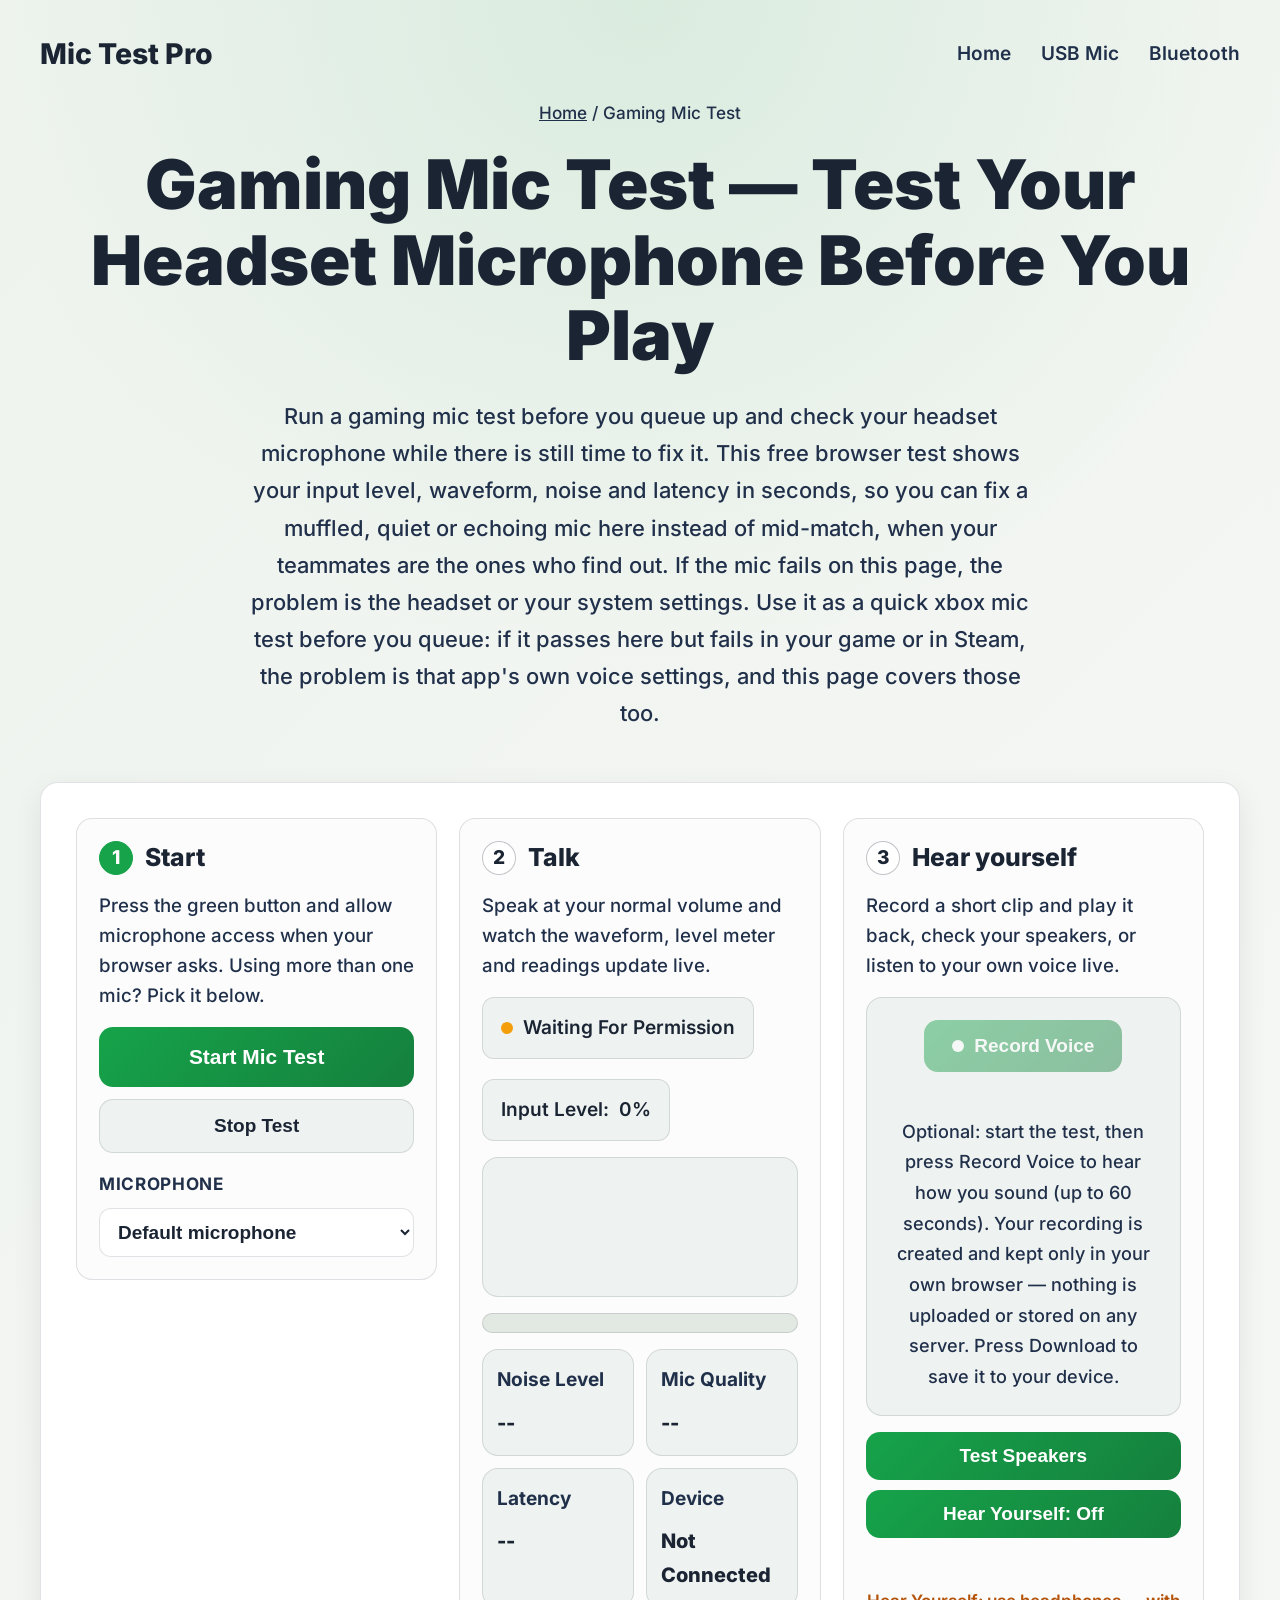
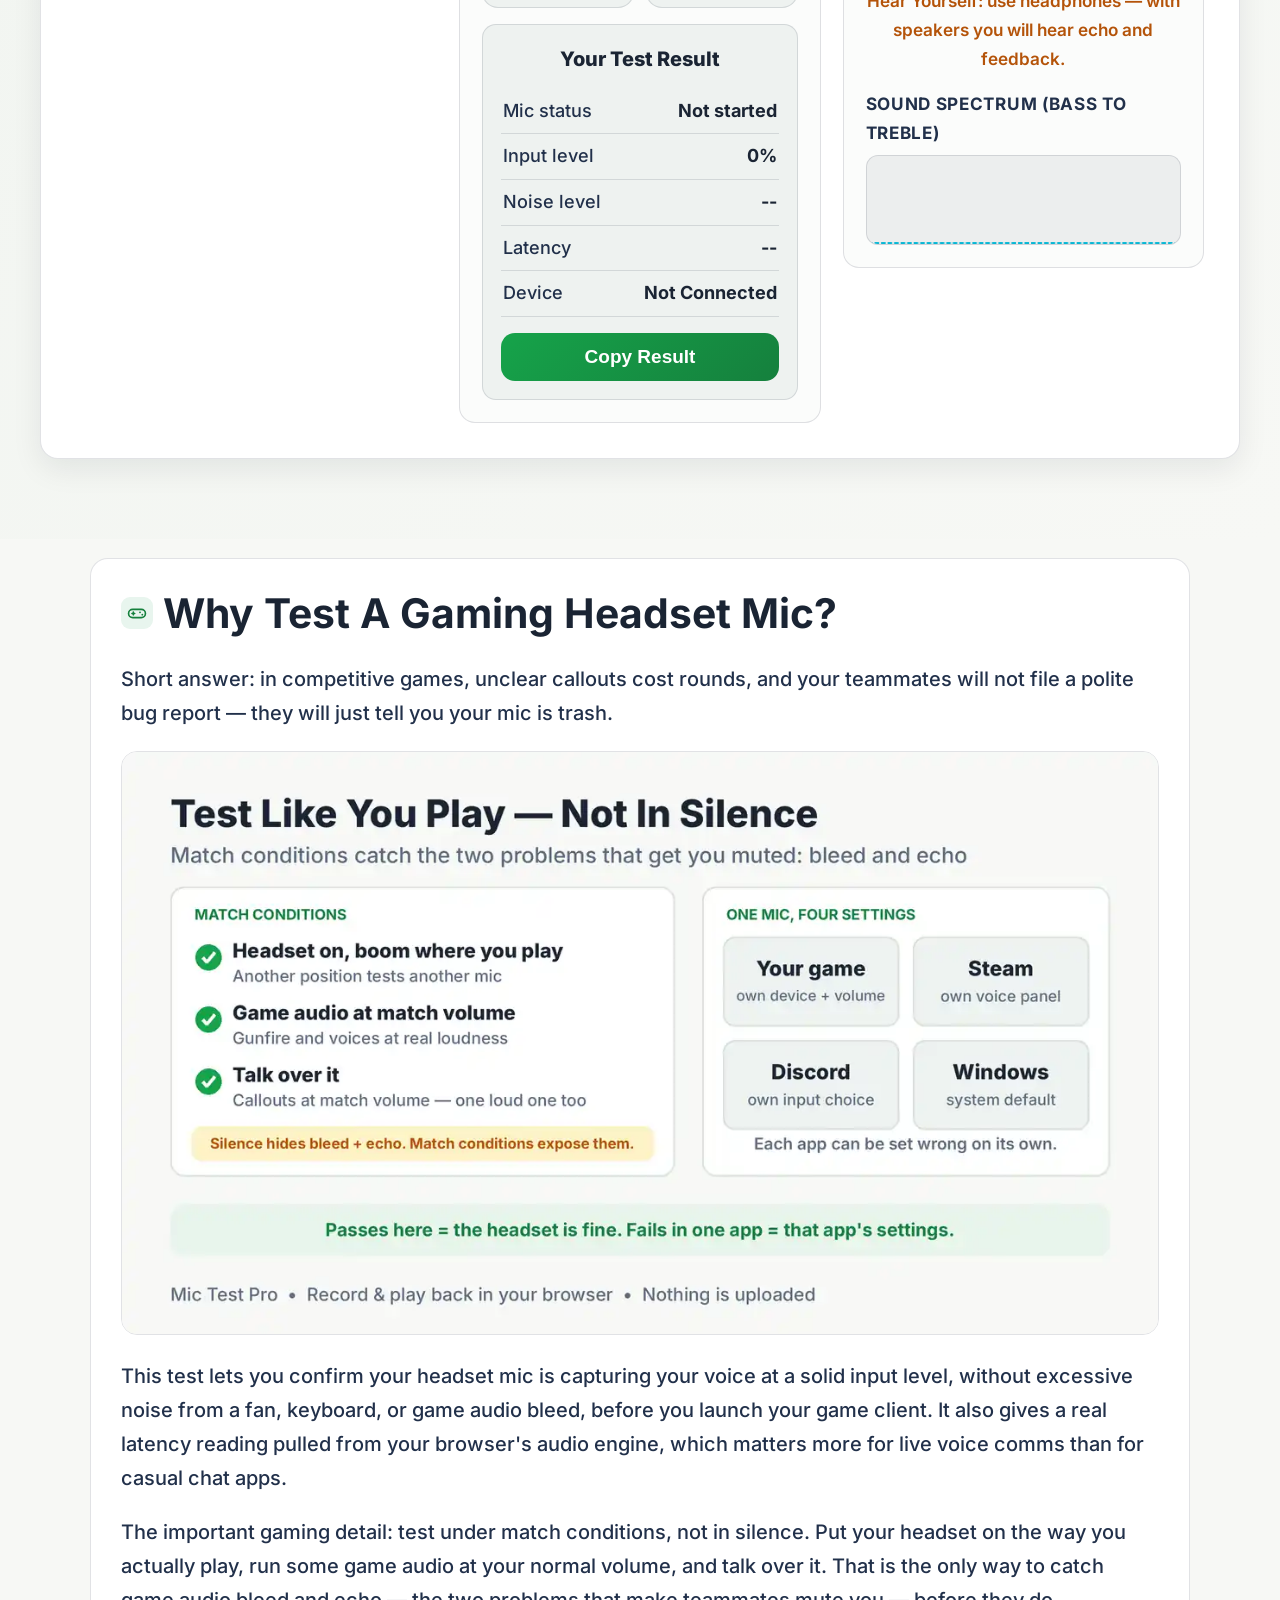
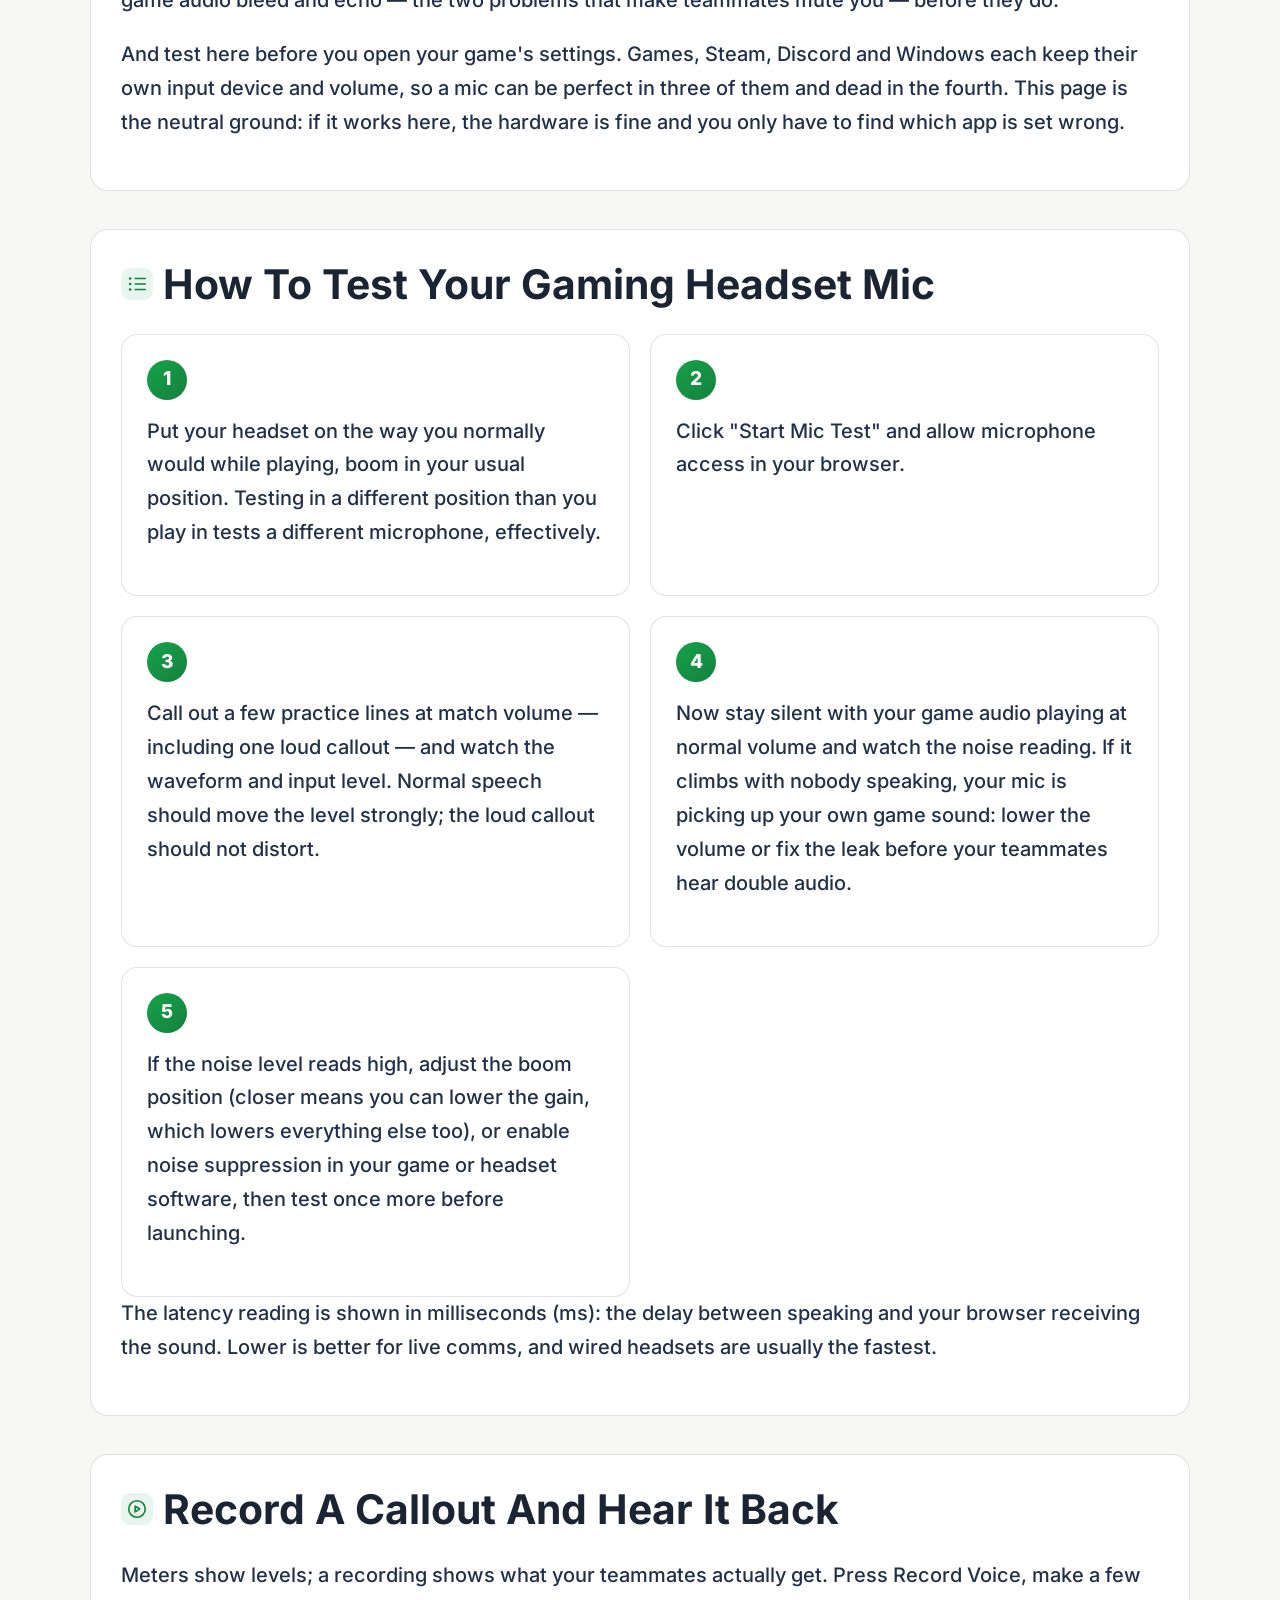
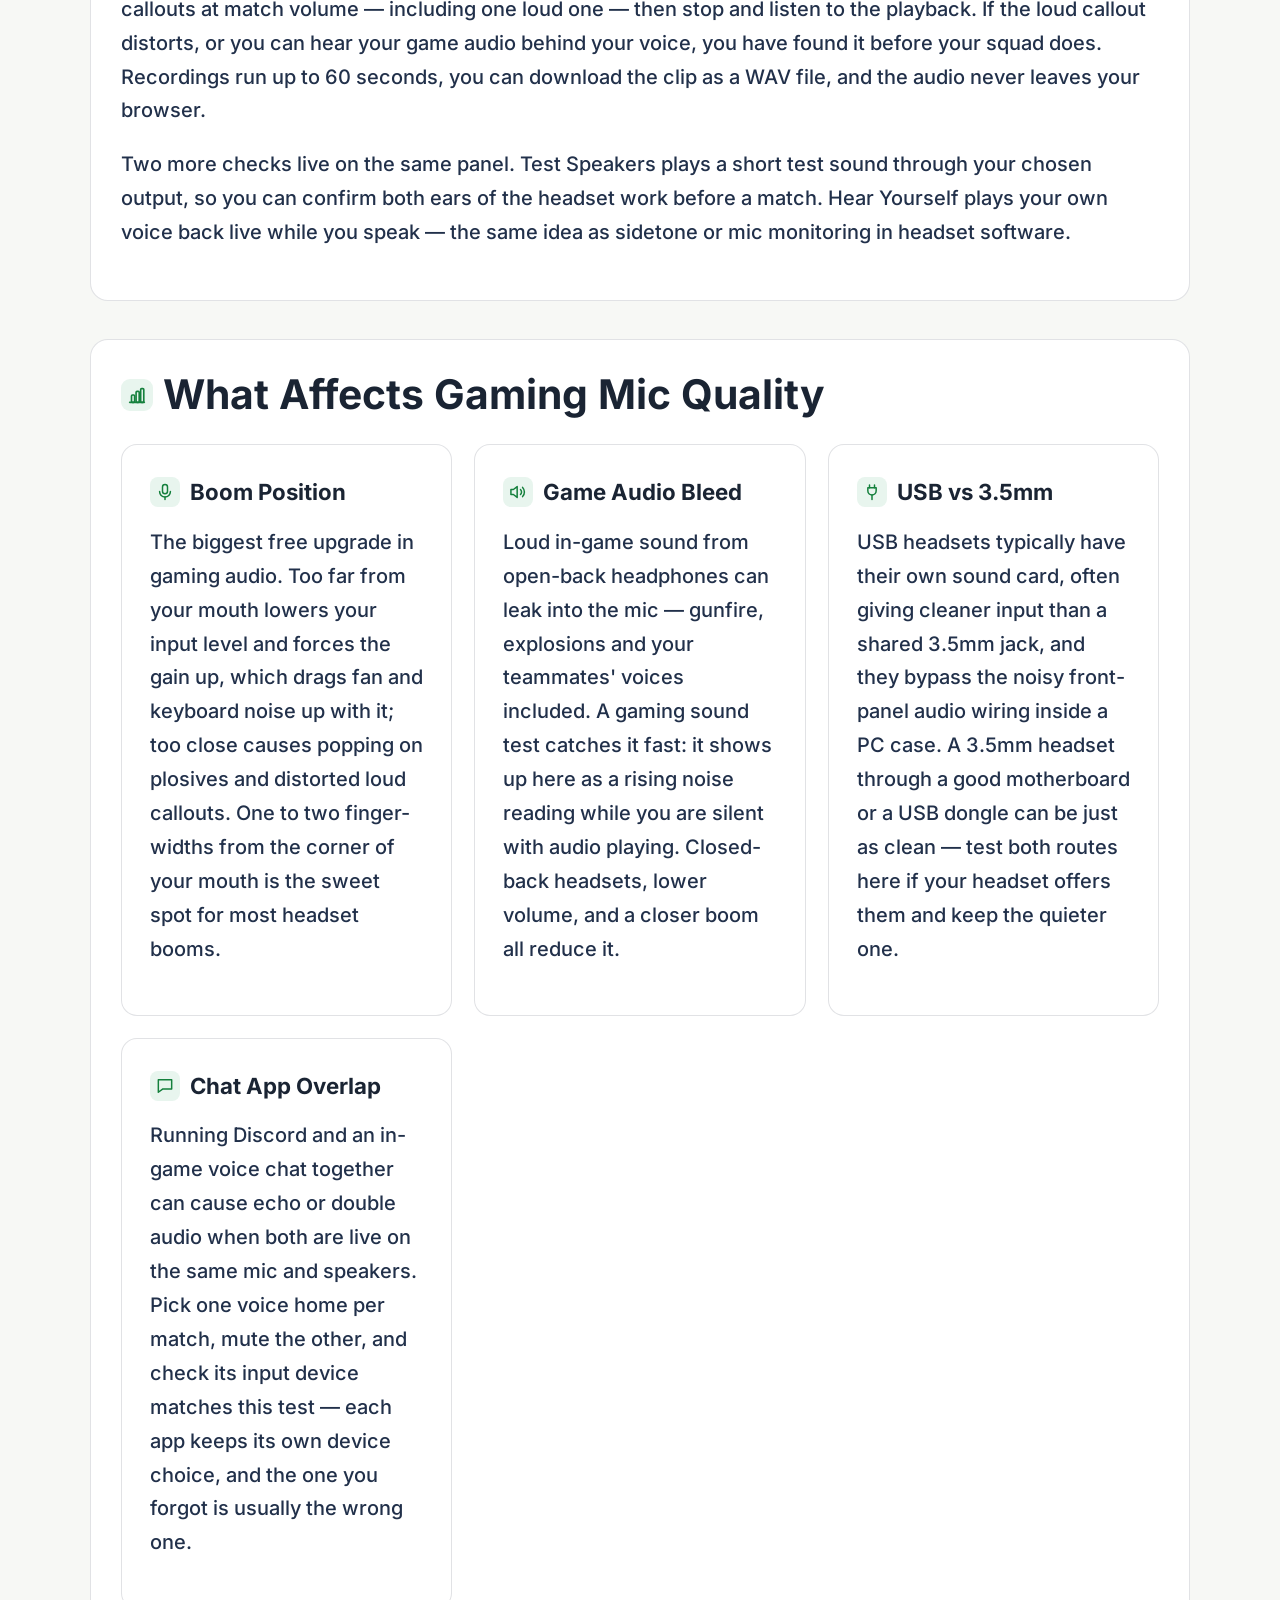
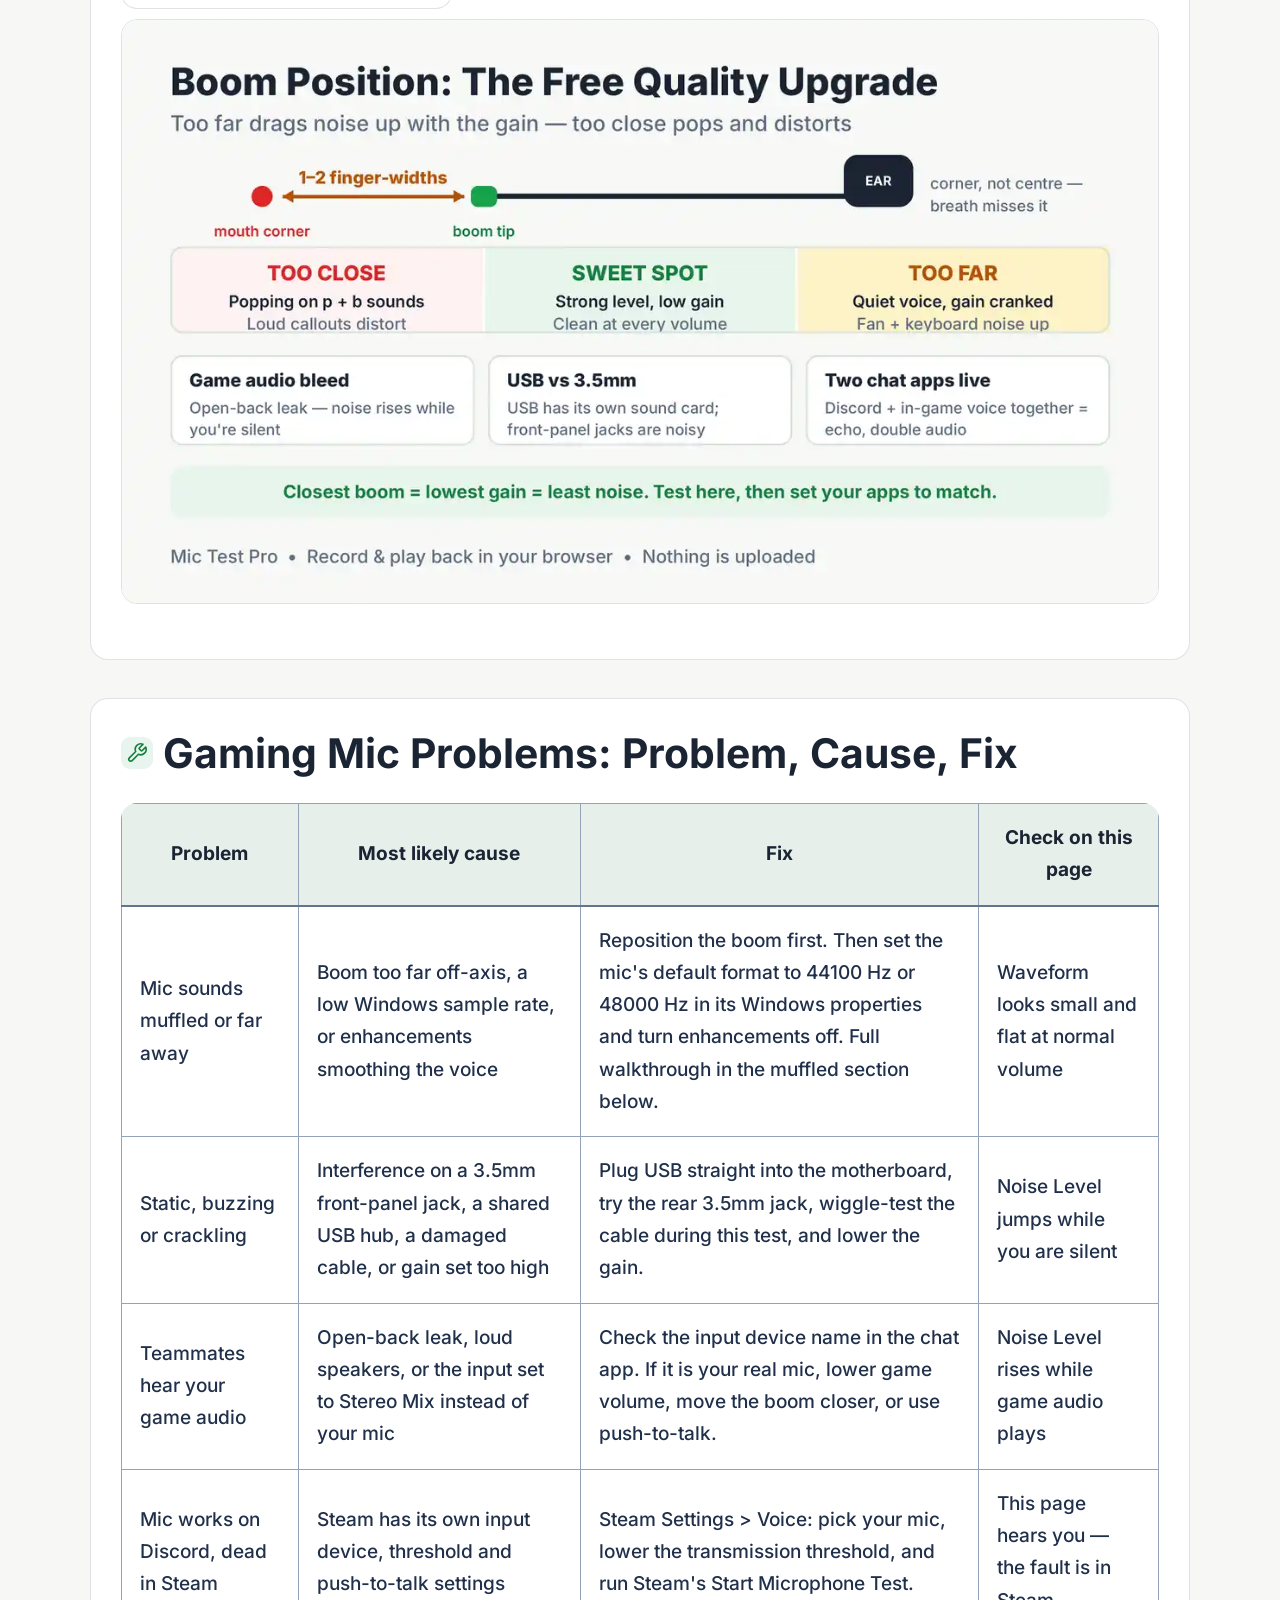
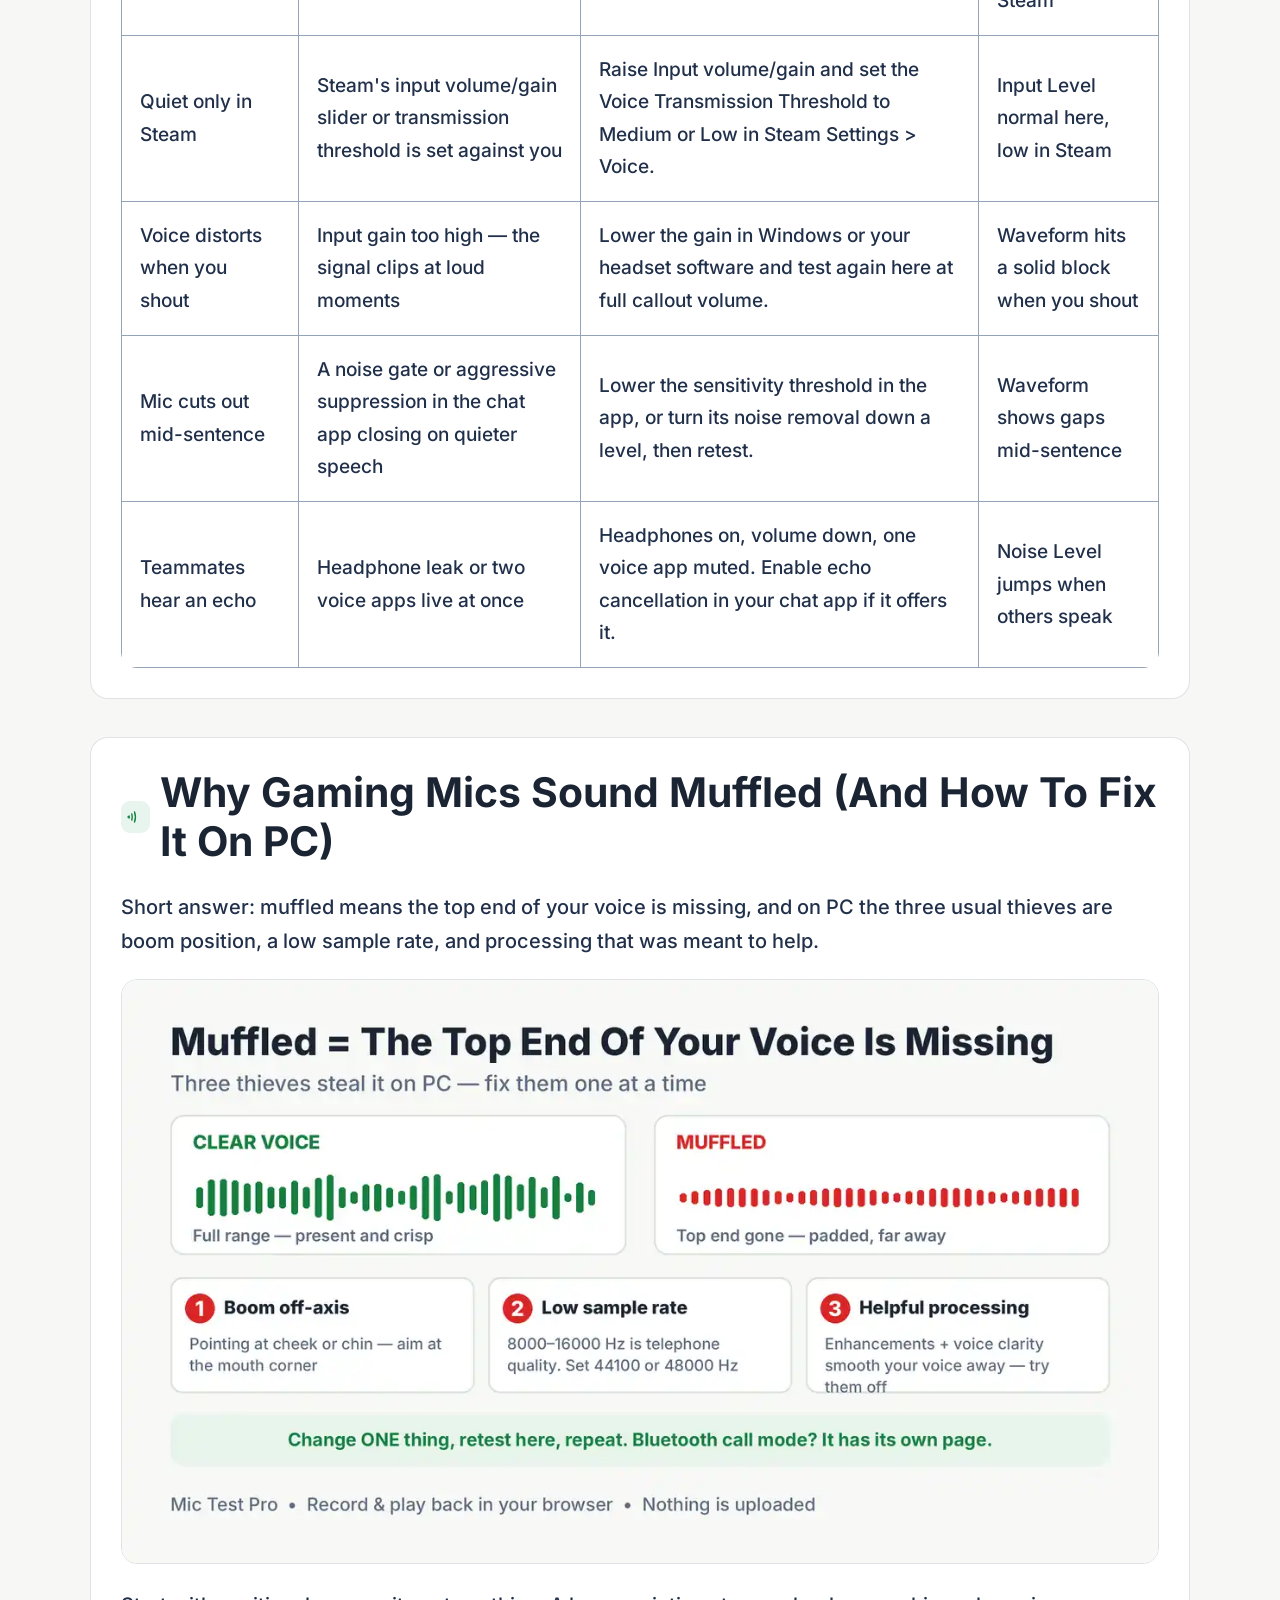
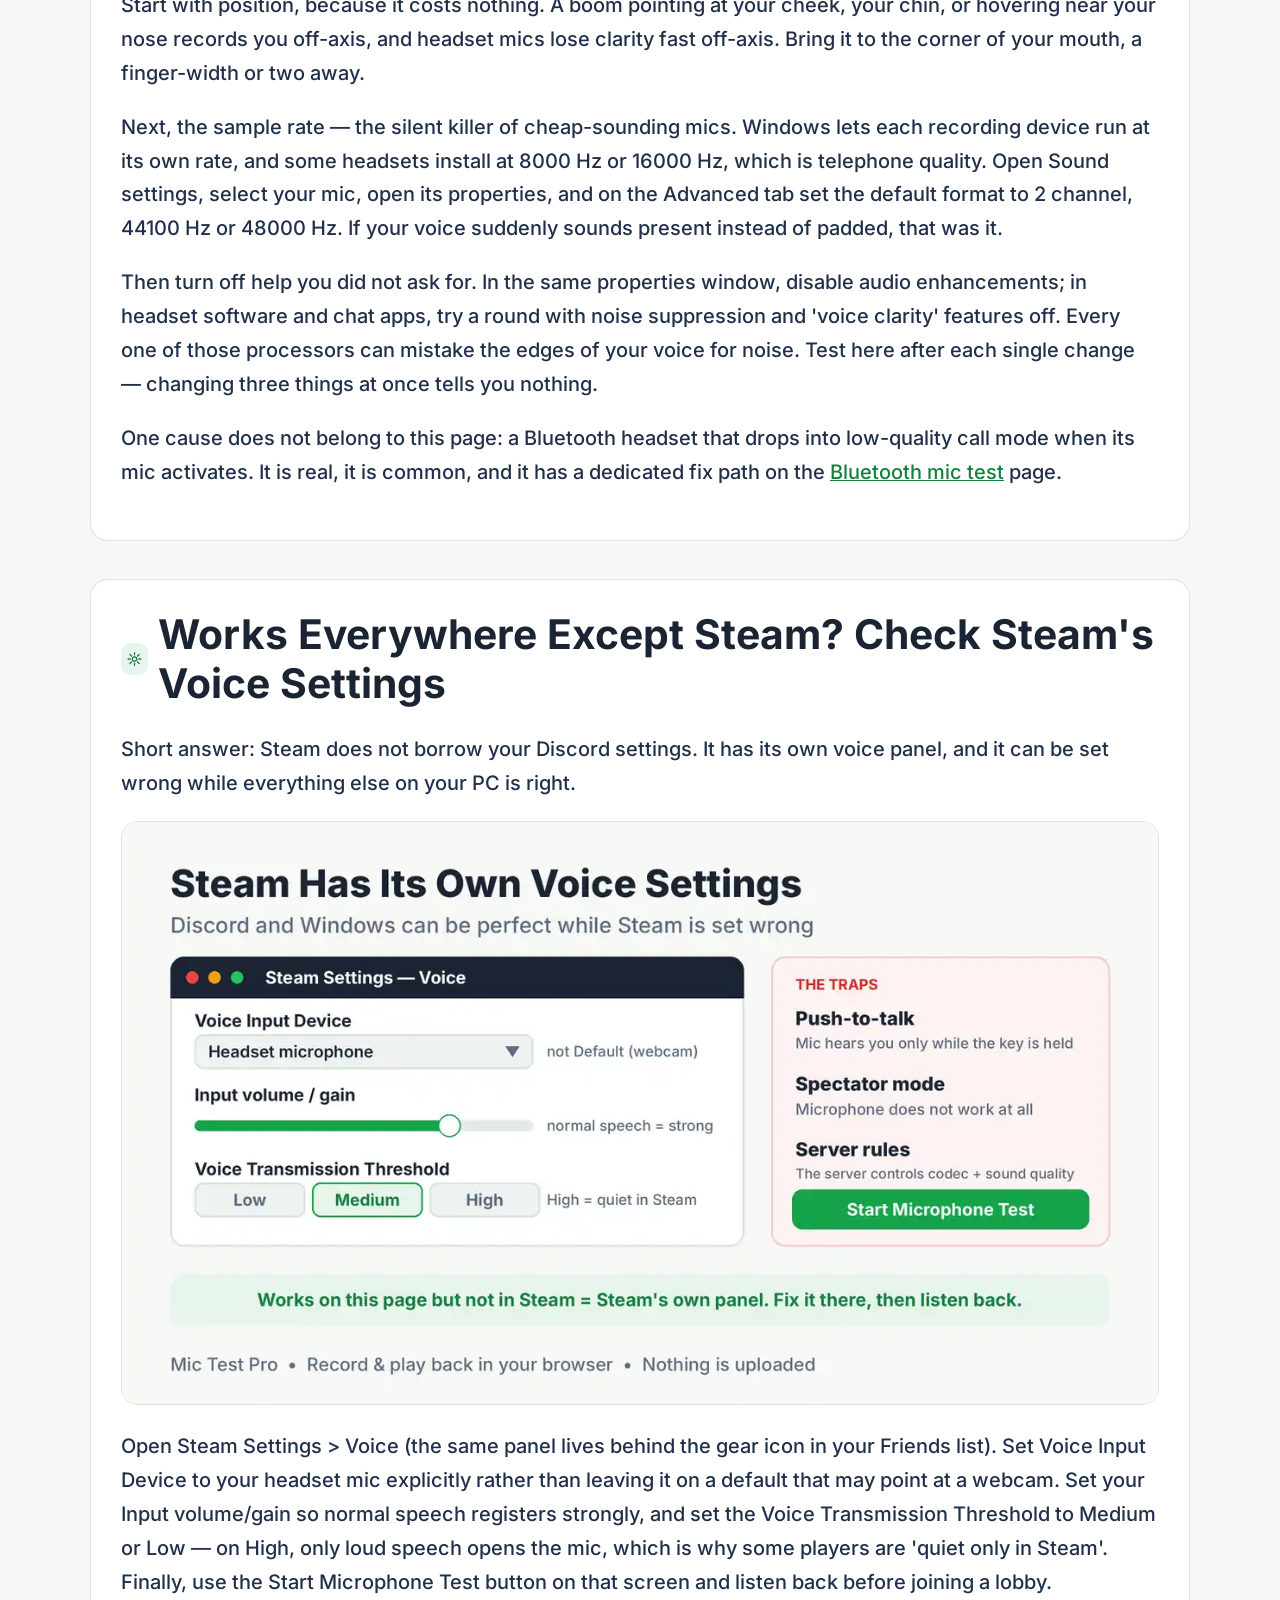
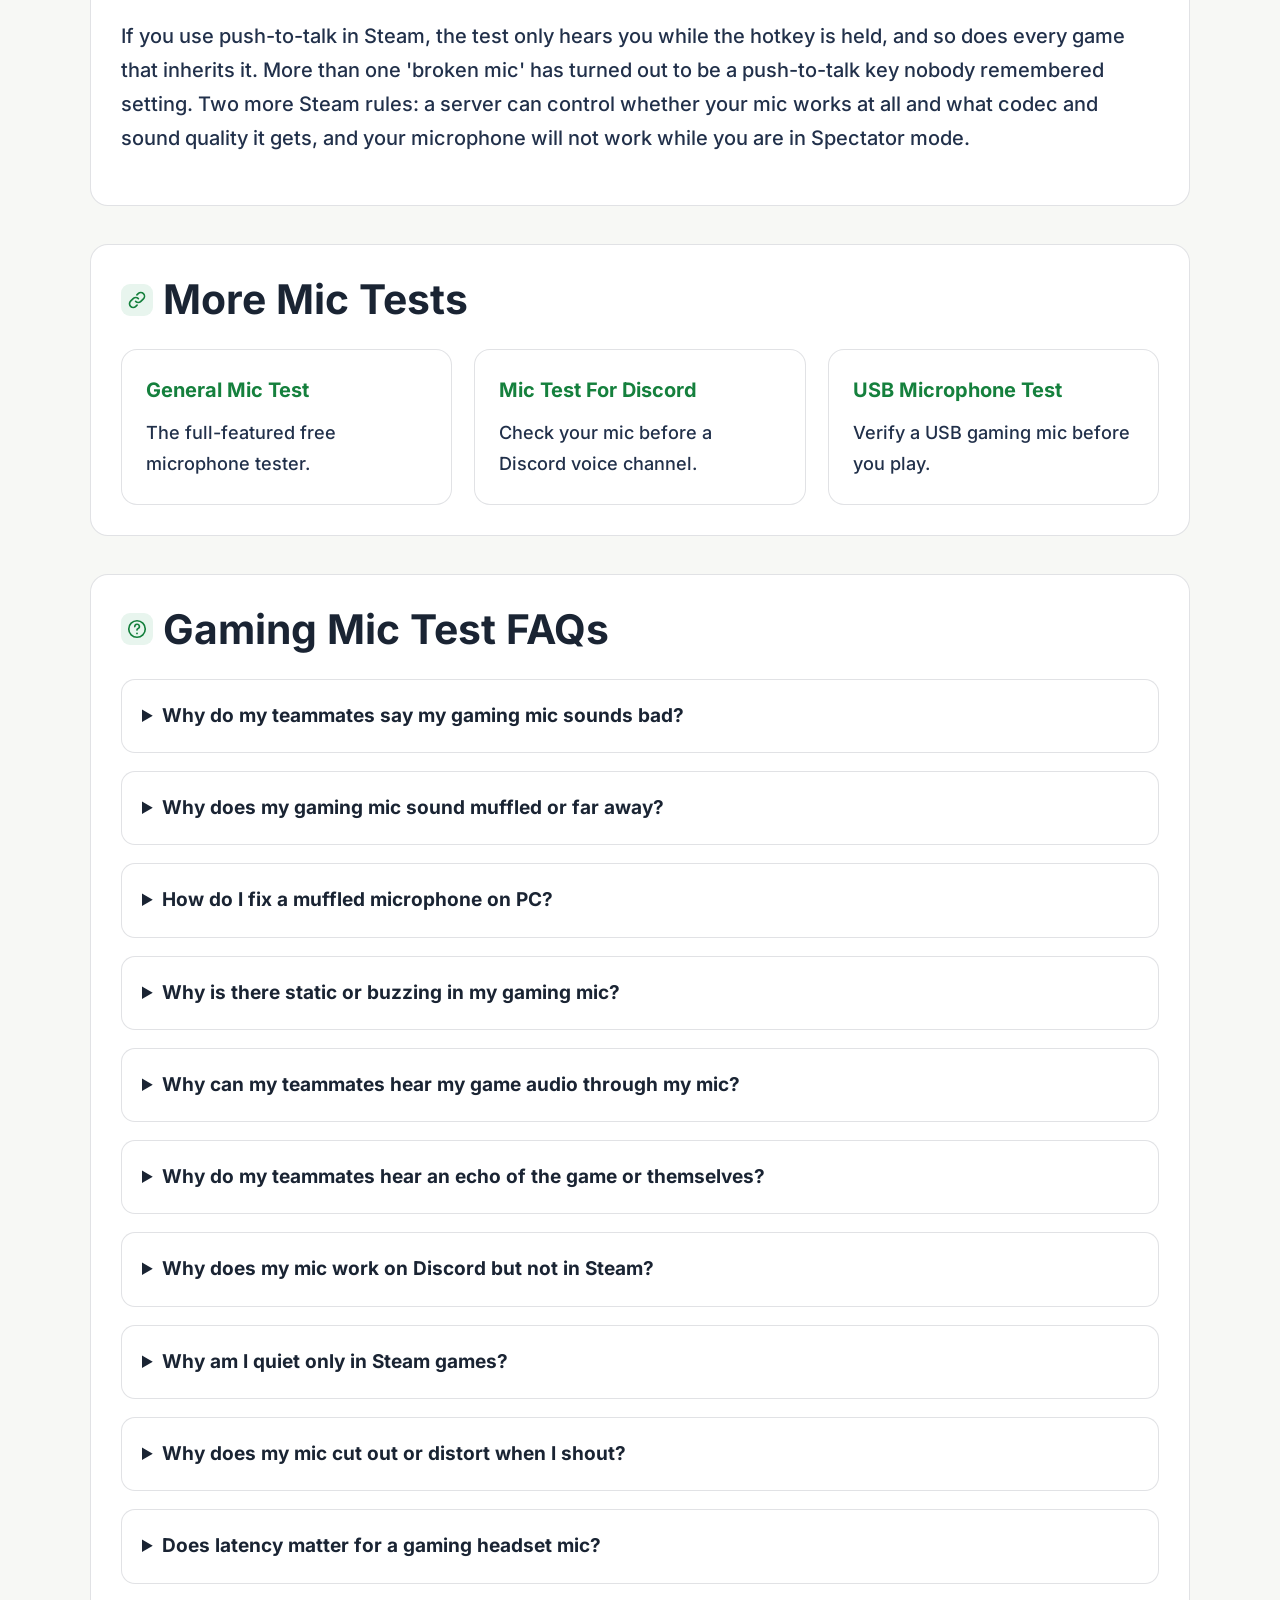
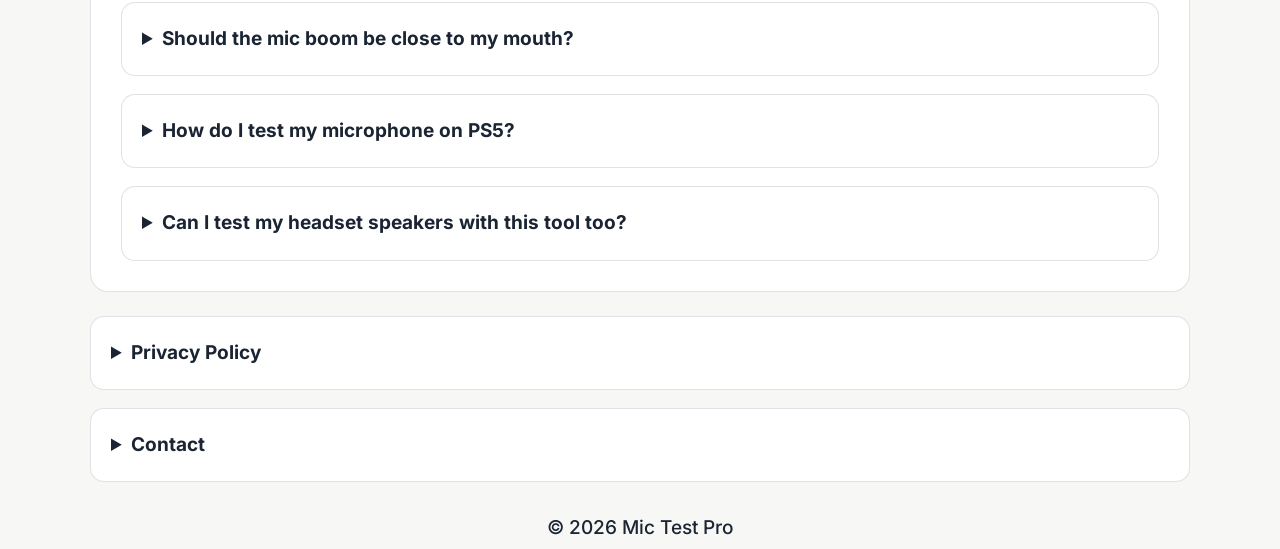
<file: gaming-mic-test.html>
<!DOCTYPE html>
<html lang="en">
<head>
  <meta charset="UTF-8" />
  <meta name="viewport" content="width=device-width, initial-scale=1.0"/>

  <title>Gaming Mic Test – Check Your Headset Microphone Before You Play</title>

  <meta name="description" content="Xbox mic test and gaming headset check — free in your browser. Check input level, noise and latency before jumping into a match with your team." />
  <meta name="keywords" content="gaming mic test, headset microphone test, mic test for gaming headset, xbox mic test" />
  <meta name="robots" content="index, follow"/>

  <link rel="canonical" href="https://testmics.com/gaming-mic-test.html"/>
  <link rel="icon" type="image/svg+xml" href="favicon.svg"/>

  <meta property="og:type" content="website"/>
  <meta property="og:title" content="Gaming Mic Test – Check Your Headset Microphone Before You Play"/>
  <meta property="og:description" content="Xbox mic test and gaming headset check — free in your browser. Check input level, noise and latency before jumping into a match with your team."/>
  <meta property="og:url" content="https://testmics.com/gaming-mic-test.html"/>
  <meta property="og:image" content="https://testmics.com/images/gaming-1-headset.webp"/>

  <meta name="twitter:card" content="summary"/>
  <meta name="twitter:title" content="Gaming Mic Test – Check Your Headset Microphone Before You Play"/>
  <meta name="twitter:description" content="Xbox mic test and gaming headset check — free in your browser. Check input level, noise and latency before jumping into a match with your team."/>

  <style>
/* style.css inlined 2026-10-22 for PageSpeed (master copy: style.css in repo) */
/* Self-hosted Inter variable font (added 2026-10-22; replaces Google Fonts - no third-party request, no layout shift) */
@font-face{
  font-family:'Inter';
  src:url('fonts/inter-var.woff2') format('woff2');
  font-weight:400 900;
  font-style:normal;
  font-display:optional;
}

/* ===================================
   MIC TEST PRO — STYLE.CSS
=================================== */

*{
  margin:0;
  padding:0;
  box-sizing:border-box;
}

:root{

  --bg:#f7f8f5;
  --card:#ffffff;
  --card2:#eef2f0;
  --border:rgba(15,23,42,.12);
  --table-border:#94a3b8;

  --text:#1a2433;
  --text2:#21304a;

  --blue:#16a34a;
  --cyan:#15803d;
  --green:#16a34a;
  --red:#ef4444;
  --yellow:#b45309;

  --gradient:
  linear-gradient(
  135deg,
  #eef3ee 0%,
  #f7f8f5 100%
  );

  --radius:18px;

  --shadow:
  0 10px 30px rgba(15,23,42,.08);

}

/* Global text readability (2026-11-26): root 16px→17.5px so all rem text scales up,
   body weight 400→450, --text2 darkened #4a5a72→#2b3a52.
   Round 2 (2026-11-26): root 17.5px→19px, body weight 450→500, --text2 #2b3a52→#21304a;
   h1/h2 rem sizes trimmed slightly so headings stay proportionate at the larger root. */
html{
  scroll-behavior:smooth;
  font-size:19px;
}

body{

  font-family:
  'Inter',
  sans-serif;

  font-weight:500;

  background:
  var(--bg);

  color:
  var(--text);

  line-height:
  1.7;

  overflow-x:hidden;

}

/* =========================
   HERO
========================= */

.hero{

 min-height: auto;

  background:
  radial-gradient(
  circle at top,
  rgba(22,163,74,.10),
  transparent 30%
  ),
  var(--gradient);

  padding:
  30px 20px 80px;

}

/* =========================
   NAVBAR
========================= */

.topbar{

  max-width:1200px;

  margin:auto;

  display:flex;

  justify-content:
  space-between;

  align-items:center;

  margin-bottom:20px;

}

.logo{

  font-size:1.5rem;

  font-weight:800;

  color:#1a2433;

}

.nav-links{

  display:flex;

  gap:30px;

}

.nav-links a{

  color:var(--text2);

  text-decoration:none;

  transition:.3s;

  font-weight:600;

}

.nav-links a:hover{

  color:#1a2433;

}

/* =========================
   HERO CONTENT
========================= */

.hero-content{

  max-width:1000px;

  margin:auto;

  text-align:center;

}

.hero-content h1{

  font-size:3.6rem;

  line-height:1.1;

  margin-bottom:25px;

  font-weight:900;

}

.hero-text{

  max-width:800px;

  margin:auto;

  color:var(--text2);

  font-size:1.15rem;

  margin-bottom:50px;

}

/* =========================
   TOOL CARD
========================= */

.tool-card{

  background:
  #ffffff;

  border:
  1px solid var(--border);

  border-radius:
  var(--radius);

  padding:
  35px;

  box-shadow:
  var(--shadow);

  backdrop-filter:
  blur(10px);

}

.status-row{

  display:flex;

  justify-content:
  space-between;

  gap:20px;

  flex-wrap:wrap;

margin-bottom:25px;

}

.status-box{

  background:
  var(--card2);

  border:
  1px solid var(--border);

  padding:
  14px 18px;

  border-radius:
  12px;

  display:flex;

  align-items:center;

  gap:10px;

  color:#1a2433;

  font-weight:600;

}

.dot{

  width:12px;

  height:12px;

  border-radius:50%;

  background:var(--yellow);

  animation:pulse 1.5s infinite;

}

@keyframes pulse{

  0%{
    transform:scale(1);
    opacity:1;
  }

  50%{
    transform:scale(1.3);
    opacity:.7;
  }

  100%{
    transform:scale(1);
    opacity:1;
  }

}

/* =========================
   VISUALIZER
========================= */

.visualizer-wrap{

  background:
  #eef2f0;

  border-radius:
  16px;

  border:
  1px solid var(--border);

  padding:
  20px;

  margin-bottom:80px;

}

#visualizer{

  width:100%;

  height:140px;

  display:block;

}

/* =========================
   AUDIO METER
========================= */

.meter-wrap{

  margin-bottom:30px;

}

.meter-bar{

  width:100%;

  height:20px;

  background:
  #e2e8e2;

  border-radius:
  100px;

  overflow:hidden;

  border:
  1px solid var(--border);

}

.meter-fill{

  width:0%;

  height:100%;

  background:
  linear-gradient(
  90deg,
  var(--green),
  var(--cyan),
  var(--blue)
  );

  transition:
  width .1s linear;

}

/* =========================
   BUTTONS
========================= */

.tool-actions{

  display:flex;

  justify-content:center;

  gap:20px;

  margin-bottom:35px;

  flex-wrap:wrap;

}

.tool-actions button{

  border:none;

  padding:
  15px 28px;

  border-radius:
  14px;

  cursor:pointer;

  font-size:1rem;

  font-weight:700;

  transition:.3s;

}

#startBtn{

  background:
  linear-gradient(
  135deg,
  var(--blue),
  var(--cyan)
  );

  color:white;

}

#startBtn:hover{

  transform:
  translateY(-2px);

}

#stopBtn{

  background:
  #eef2f0;

  color:#1a2433;

  border:
  1px solid var(--border);

}

/* =========================
   INFO GRID
========================= */

.tool-grid{

  display:grid;

  grid-template-columns:
  repeat(4,1fr);

  gap:20px;

}

.info-card{

  background:
  var(--card2);

  border:
  1px solid var(--border);

  padding:
  22px;

  border-radius:
  16px;

}

.info-card h3{

  margin-bottom:10px;

  font-size:1rem;

  color:var(--text2);

}

.info-card p{

  font-size:1.2rem;

  font-weight:800;

}

/* =========================
   CONTENT
========================= */

.content-section{

padding: 5px 20px;
}

.container{

  max-width:1100px;

  margin:auto;

}

.content-section h2{

  font-size:2.15rem;

  margin-bottom:25px;

  line-height:1.2;

}

.content-section p{

  color:var(--text2);

  margin-bottom:20px;

  font-size:1.05rem;

}

/* =========================
   TOC
========================= */

.toc{

  background:
  var(--card);

  border:
  1px solid var(--border);

  border-radius:
  var(--radius);

  padding:
  30px;

}

.toc summary h2{

  display:inline;

  font-size:1.5rem;

}

.toc ul{

  margin-top:20px;

  display:grid;

  gap:15px;

}

.toc a{

  color:#15803d;

  text-decoration:none;

  transition:.3s;

}

.toc a:hover{

  color:#14532d;

}

/* =========================
   STEPS
========================= */

.steps{

  display:grid;

  grid-template-columns:
  repeat(2,1fr);

  gap:20px;

}

.step{

  background:
  var(--card);

  border:
  1px solid var(--border);

  border-radius:
  16px;

  padding:
  25px;

  transition:.3s;

}

.step:hover{

  transform:
  translateY(-2px);

  box-shadow:0 8px 20px rgba(22,163,74,.12);

  border-color:
  rgba(22,163,74,.45);

}

.step span{

  width:40px;

  height:40px;

  border-radius:50%;

  display:flex;

  align-items:center;

  justify-content:center;

  margin-bottom:15px;

  background:
  linear-gradient(
  135deg,
  var(--blue),
  var(--cyan)
  );

  font-weight:800;

  color:#fff;

}

/* =========================
   FEATURES
========================= */

.feature-grid{

  display:grid;

  grid-template-columns:
  repeat(3,1fr);

  gap:22px;

}

.feature-card{

  background:
  var(--card);

  border:
  1px solid var(--border);

  border-radius:
  16px;

  padding:
  28px;

  transition:.3s;

}

.feature-card:hover{

  transform:
  translateY(-2px);

  box-shadow:0 8px 20px rgba(22,163,74,.12);

  border-color:
  rgba(22,163,74,.45);

}
.step-card{

transition: .3s;

}
.step-card:hover{

transform:
translateY(-2px);

  box-shadow:0 8px 20px rgba(22,163,74,.12);

border-color:
rgba(22,163,74,.45);

}

.feature-card h3{

  margin-bottom:15px;

}

/* =========================
   BENEFITS
========================= */

.benefit-list{

  display:grid;

  gap:18px;

  padding-left:20px;

}

.benefit-list li{

  color:var(--text2);

}

/* =========================
   TABLE
   Lines highlighted (2026-11-26): cell borders use --table-border
   (medium slate #94a3b8) instead of the faint --border, and the
   header row gets a green-tinted background + stronger bottom line.
========================= */

table{

  width:100%;

  border-collapse:
  collapse;

  overflow:hidden;

  border-radius:
  16px;

}

table th,
table td{

  padding:
  18px;

  border:
  1px solid var(--table-border);

}

table th{

  background:
  #e6efe9;

  border-bottom:
  2px solid #64748b;

}

table td{

  background:
  var(--card);

  color:var(--text2);

}

/* Mobile: wide tables scroll sideways inside their card instead of overflowing the page (2026-11-26) */
@media(max-width:700px){

  table{

    display:block;

    overflow-x:auto;

    -webkit-overflow-scrolling:touch;

  }

}

/* =========================
   FAQ
========================= */

.faq{

  display:grid;

  gap:18px;

}

details{

  background:
  var(--card);

  border:
  1px solid var(--border);

  border-radius:
  14px;

  padding:
  20px;

  transition:.3s;

}

details:hover{

  transform:
  translateY(-2px);

  box-shadow:0 8px 20px rgba(22,163,74,.12);

  border-color:
  rgba(22,163,74,.45);

}

.page-img{

  width:100%;

  height:auto;

  display:block;

  border:
  1px solid var(--border);

  border-radius:
  16px;

  margin:
  10px 0 25px;

}

.h2-icon{

  width:24px;

  height:24px;

  vertical-align:-4px;

  margin-right:10px;

}

summary{

  cursor:pointer;

  font-weight:700;

}

details p{

  margin-top:15px;

}

/* =========================
   AFFILIATE
========================= */

.affiliate-card{

  text-decoration:none;

  color:#1a2433;

}

/* =========================
   FOOTER
========================= */

.footer{

  padding:
  20px 20px;
  border-top:
  1px solid var(--border);

  text-align:center;

}

.footer-links{

  display:flex;

  justify-content:center;

  gap:25px;

  flex-wrap:wrap;

  margin-bottom:20px;

}

.footer-links a{

  color:var(--text2);

  text-decoration:none;

}

/* =========================
   RESPONSIVE
========================= */

@media(max-width:900px){

  .hero-content h1{

    font-size:2.5rem;

  }

  .tool-grid{

    grid-template-columns:
    repeat(2,1fr);

  }

  .feature-grid{

    grid-template-columns:
    1fr;

  }

}

@media(max-width:700px){

  .topbar{

    flex-direction:column;

    gap:20px;

  }

  .nav-links{

    flex-wrap:wrap;

    justify-content:center;

    gap:16px;

  }

  .hero-content h1{

    font-size:2.05rem;

  }

  .steps{

    grid-template-columns:
    1fr;

  }

  .tool-grid{

    grid-template-columns:
    1fr;

  }

  .tool-card{

    padding:22px;

  }

  .content-section h2{

    font-size:1.7rem;

  }

}

.footer-bottom{

  text-align:center;

  width:100%;
   margin-top: 30px;

}

/* =========================
   RELATED / INTERNAL LINKS
========================= */

.related-grid{

  display:grid;

  grid-template-columns:
  repeat(3,1fr);

  gap:22px;

}

.related-card{

  background:var(--card);

  border:1px solid var(--border);

  border-radius:16px;

  padding:24px;

  text-decoration:none;

  color:#1a2433;

  display:block;

  transition:.3s;

}

.related-card:hover{

  transform:translateY(-2px);

  box-shadow:0 8px 20px rgba(22,163,74,.12);

  border-color:rgba(22,163,74,.45);

}

.related-card h3{

  margin-bottom:10px;

  color:var(--cyan);

  font-size:1.05rem;

}

.related-card p{

  color:var(--text2);

  font-size:.95rem;

  margin-bottom:0;

}

.breadcrumb{

  color:var(--text2);

  font-size:.9rem;

  margin-bottom:20px;

}

.breadcrumb a{

  color:var(--text2);

}

@media(max-width:900px){

  .related-grid{

    grid-template-columns:1fr;

  }

}

/* Accessibility utility: visually hidden heading text (added 2026-10-22 for heading-order fix) */
.sr-only{
  position:absolute;
  width:1px;
  height:1px;
  padding:0;
  margin:-1px;
  overflow:hidden;
  clip:rect(0,0,0,0);
  white-space:nowrap;
  border:0;
}

/* In-content text links (added 2026-10-22): bare paragraph/list/table links had no colour rule
   and rendered in the browser-default blue #0000ee (2.09:1 on the dark background).
   :where() keeps this weaker than the nav, TOC, breadcrumb and footer link rules. */
:where(.content-section) p a,
:where(.content-section) li a,
:where(.content-section) td a{
  color:var(--cyan);
  text-decoration:underline;
}

/* =========================
   RECORD / PLAYBACK / DOWNLOAD
   (added 2026-11-26)
========================= */

.record-panel{

  background:
  var(--card2);

  border:
  1px solid var(--border);

  border-radius:
  16px;

  padding:
  22px;

  margin-bottom:
  35px;

}

.record-row{

  display:flex;

  align-items:center;

  justify-content:center;

  gap:16px;

  flex-wrap:wrap;

  margin-bottom:16px;

}

#recordBtn{

  display:inline-flex;

  align-items:center;

  justify-content:center;

  gap:10px;

  border:none;

  padding:
  15px 28px;

  border-radius:
  14px;

  cursor:pointer;

  font-size:1rem;

  font-weight:700;

  transition:.3s;

  background:
  linear-gradient(
  135deg,
  var(--blue),
  var(--cyan)
  );

  color:white;

  min-height:52px;

}

#recordBtn:hover:not(:disabled){

  transform:
  translateY(-2px);

}

#recordBtn:disabled{

  opacity:.45;

  cursor:not-allowed;

}

.record-dot{

  width:12px;

  height:12px;

  border-radius:50%;

  background:white;

  flex:none;

}

#recordBtn.recording .record-dot{

  animation:pulse 1s infinite;

}

.record-timer{

  font-size:1.15rem;

  font-weight:800;

  color:var(--red);

  font-variant-numeric:
  tabular-nums;

}

.record-status{

  color:var(--cyan);

  font-size:.95rem;

  font-weight:600;

  text-align:center;

  min-height:1.6em;

  margin-bottom:16px;

}

.record-status:empty{

  margin-bottom:0;

}

.playback-wrap{

  display:flex;

  flex-direction:column;

  gap:14px;

  align-items:center;

  margin-bottom:16px;

}

.playback-wrap[hidden]{

  display:none;

}

.playback-wrap audio{

  width:100%;

  max-width:520px;

}

.download-btn{

  display:inline-flex;

  align-items:center;

  justify-content:center;

  padding:
  13px 26px;

  border-radius:
  14px;

  background:
  linear-gradient(
  135deg,
  var(--green),
  var(--cyan)
  );

  color:white;

  font-weight:700;

  text-decoration:none;

  transition:.3s;

  min-height:48px;

}

.download-btn:hover{

  transform:
  translateY(-2px);

}

.record-note{

  color:var(--text2);

  font-size:.95rem;

  text-align:center;

  max-width:640px;

  margin:auto;

}

@media(max-width:700px){

  .record-panel{

    padding:18px;

  }

  #recordBtn{

    width:100%;

  }

  .download-btn{

    width:100%;

  }

}

/* =========================
   EXTRA TOOL FEATURES
   (added 2026-11-26)
   Speaker test, mic select,
   hear-yourself monitor,
   spectrum, result summary
========================= */

.extras-panel{

  background:
  var(--card2);

  border:
  1px solid var(--border);

  border-radius:
  16px;

  padding:
  22px;

  margin-bottom:
  35px;

}

.extras-row{

  display:flex;

  align-items:center;

  justify-content:center;

  gap:14px;

  flex-wrap:wrap;

  margin-bottom:16px;

}

.extras-label{

  color:var(--text2);

  font-size:.9rem;

  font-weight:700;

  letter-spacing:.04em;

  text-transform:uppercase;

}

.mic-select{

  background:var(--card);

  color:var(--text);

  border:
  1px solid var(--border);

  border-radius:12px;

  padding:12px 14px;

  font-size:1rem;

  font-weight:600;

  min-height:48px;

  max-width:100%;

  cursor:pointer;

}

.extras-btn{

  display:inline-flex;

  align-items:center;

  justify-content:center;

  gap:10px;

  border:none;

  padding:
  13px 26px;

  border-radius:
  14px;

  cursor:pointer;

  font-size:1rem;

  font-weight:700;

  transition:.3s;

  background:
  linear-gradient(
  135deg,
  var(--blue),
  var(--cyan)
  );

  color:white;

  min-height:48px;

}

.extras-btn:hover:not(:disabled){

  transform:
  translateY(-2px);

}

.extras-btn:disabled{

  opacity:.45;

  cursor:not-allowed;

}

.monitor-btn.on{

  background:
  linear-gradient(
  135deg,
  var(--green),
  var(--cyan)
  );

}

.extras-status{

  color:var(--cyan);

  font-size:.95rem;

  font-weight:600;

  text-align:center;

  min-height:1.6em;

  margin-bottom:10px;

}

.extras-status:empty{

  margin-bottom:0;

  min-height:0;

}

.monitor-warning{

  color:var(--yellow);

  font-size:.9rem;

  font-weight:600;

  text-align:center;

  margin-bottom:18px;

}

.spectrum-wrap{

  display:flex;

  flex-direction:column;

  gap:8px;

  margin-bottom:20px;

}

#spectrumCanvas{

  width:100%;

  height:90px;

  background:rgba(15,23,42,.06);

  border:
  1px solid var(--border);

  border-radius:12px;

}

.summary-card{

  background:var(--card);

  border:
  1px solid var(--border);

  border-radius:14px;

  padding:18px;

}

.summary-title{

  font-size:1.05rem;

  font-weight:800;

  text-align:center;

  margin-bottom:12px;

}

.summary-row{

  display:flex;

  justify-content:space-between;

  gap:16px;

  padding:7px 2px;

  border-bottom:
  1px solid var(--border);

  color:var(--text2);

  font-size:.95rem;

}

.summary-row span:last-child{

  color:var(--text);

  font-weight:700;

  text-align:right;

  overflow-wrap:anywhere;

}

.summary-card .extras-row{

  margin-top:16px;

  margin-bottom:6px;

}

@media(max-width:700px){

  .extras-panel{

    padding:18px;

  }

  .extras-btn{

    width:100%;

  }

  .mic-select{

    width:100%;

  }

  .extras-row .extras-label{

    width:100%;

    text-align:center;

  }

}

/* === V4: MicChecker-style 3-step tool (scoped overrides) === */
.hero-content{max-width:1200px}
.mc-steps{display:grid;grid-template-columns:repeat(3,1fr);gap:22px;text-align:left;align-items:start}
.mc-step{background:#fbfcfb;border:1px solid var(--border);border-radius:16px;padding:22px;display:flex;flex-direction:column;gap:16px}
.mc-step-head{display:flex;align-items:center;gap:12px}
.mc-num{width:34px;height:34px;border-radius:50%;background:#ffffff;border:1.5px solid rgba(15,23,42,.25);color:#1a2433;font-weight:800;display:flex;align-items:center;justify-content:center;flex:none;font-size:1rem}
.mc-step:first-child .mc-num{background:#16a34a;border-color:#16a34a;color:#fff}
.mc-step-head h3{font-size:1.3rem;font-weight:800;color:#1a2433;line-height:1.2}
.mc-step-sub{color:var(--text2);font-size:.98rem;line-height:1.6}
.mc-step .status-row{margin-bottom:0}
.mc-step .visualizer-wrap{margin-bottom:0;padding:14px}
.mc-step #visualizer{height:110px}
.mc-step .meter-wrap{margin-bottom:0}
.mc-step .tool-actions{margin-bottom:0;flex-direction:column;align-items:stretch;gap:12px}
.mc-step #startBtn{width:100%;padding:18px 28px;font-size:1.1rem}
.mc-step #stopBtn{width:100%}
.mc-step .record-panel{margin-bottom:0}
.mc-step .extras-row{margin-bottom:0;flex-direction:column;align-items:stretch;gap:10px}
.mc-step .extras-label{text-align:left}
.mc-step .mic-select{width:100%}
.mc-step .extras-btn{width:100%}
.mc-step .extras-status{margin-bottom:0}
.mc-step .monitor-warning{margin-bottom:0}
.mc-step .spectrum-wrap{margin-bottom:0}
.mc-step .tool-grid{grid-template-columns:repeat(2,1fr);gap:12px}
.mc-step .info-card{padding:14px}
.mc-step .info-card p{font-size:1.05rem}
.mc-step .summary-card{background:var(--card2)}
.dot{background:#f59e0b}
@media(max-width:900px){.mc-steps{grid-template-columns:1fr}}
/* === V4: card hover (subtle, green-matching) === */
.info-card,.affiliate-card,.summary-card,.mc-step{transition:.2s}
.info-card:hover,.affiliate-card:hover,.summary-card:hover,.mc-step:hover{border-color:rgba(22,163,74,.45);transform:translateY(-2px);box-shadow:0 8px 20px rgba(22,163,74,.12)}

/* === V4: article section cards (main only; footer excluded) === */
main .content-section > .container{
  background:#ffffff;
  border:1px solid var(--border);
  border-radius:18px;
  padding:30px;
  margin-top:14px;
  margin-bottom:14px;
  transition:.2s;
}
main .content-section > .container:hover{
  border-color:rgba(22,163,74,.45);
  transform:translateY(-2px);
  box-shadow:0 8px 20px rgba(22,163,74,.12);
}
.benefit-list{list-style:none;padding-left:0}
.benefit-list li{
  background:#f1f5fb;
  border:1px solid var(--border);
  border-radius:12px;
  padding:14px 18px;
  transition:.2s;
}
.benefit-list li:hover{
  border-color:rgba(22,163,74,.45);
  transform:translateY(-2px);
  box-shadow:0 8px 20px rgba(22,163,74,.12);
}
@media(max-width:700px){
  main .content-section > .container{padding:20px 16px}
}

/* === V4: heading icons (green chip) === */
.h2-icon{width:32px;height:32px;padding:5px;background:#e8f5ee;border-radius:9px;stroke:#15803d;stroke-width:1.8;vertical-align:-9px}
.h2-icon [fill="#22D3EE"]{fill:#15803d}
main .content-section h2:has(.h2-icon){display:flex;align-items:center}
.card-icon{width:30px;height:30px;padding:5px;background:#e8f5ee;border-radius:8px;flex:none}
.feature-card h3{display:flex;align-items:center;gap:10px}
</style>
  
  
  <link rel="preload" as="font" type="font/woff2" href="fonts/inter-var.woff2" crossorigin>

  <script type="application/ld+json">
  {
    "@context": "https://schema.org",
    "@type": "SoftwareApplication",
    "name": "Gaming Mic Test",
    "applicationCategory": "MultimediaApplication",
    "operatingSystem": "Any (Web Browser)",
    "url": "https://testmics.com/gaming-mic-test.html",
    "description": "Free browser tool to test a gaming headset microphone before playing online.",
    "offers": { "@type": "Offer", "price": "0", "priceCurrency": "USD" }
  }
  </script>

  <script type="application/ld+json">
  {
    "@context": "https://schema.org",
    "@type": "FAQPage",
    "mainEntity": [
      {
        "@type": "Question",
        "name": "Why do my teammates say my gaming mic sounds bad?",
        "acceptedAnswer": {
          "@type": "Answer",
          "text": "Often it's boom-arm positioning, game audio bleeding into the mic, or a headset mic with a narrow frequency range. Check your input level and noise reading here first: a healthy level with low noise in this test means the problem is in your game or chat app settings, not the headset."
        }
      },
      {
        "@type": "Question",
        "name": "Why does my gaming mic sound muffled or far away?",
        "acceptedAnswer": {
          "@type": "Answer",
          "text": "Muffled usually means the high frequencies of your voice never arrived. The usual causes, in order: the boom is too far from your mouth or pointing at your cheek instead of your mouth corner; Windows has the mic running at a low sample rate; sound enhancements or 'voice clarity' processing are smoothing your voice away; or the headset is connected over Bluetooth and has dropped into its low-quality call mode — that last one has its own page here, the Bluetooth mic test, because the cause and fix are specific."
        }
      },
      {
        "@type": "Question",
        "name": "How do I fix a muffled microphone on PC?",
        "acceptedAnswer": {
          "@type": "Answer",
          "text": "Work through it in this order. One: reposition the boom, one to two finger-widths from the corner of your mouth. Two: check the sample rate — in Windows, open Sound settings, choose your mic, and in its properties (Advanced tab in the classic panel) set the default format to at least 44100 Hz or 48000 Hz; an 8000 Hz or 16000 Hz setting sounds like a phone call from 1995. Three: turn off audio enhancements for the mic in the same properties window and test again. Four: re-run this test after each change so you can hear which one actually fixed it."
        }
      },
      {
        "@type": "Question",
        "name": "Why is there static or buzzing in my gaming mic?",
        "acceptedAnswer": {
          "@type": "Answer",
          "text": "Static and buzz are usually electrical, not settings. Common sources: a 3.5mm jack picking up interference inside the PC case (front-panel jacks are the worst offenders), a USB mic sharing a hub with power-hungry devices, a damaged cable that crackles when it moves, or the input gain set so high that the noise floor becomes audible. Test with this page while touching nothing: if the noise reading is high in silence, swap ports, plug USB devices straight into the motherboard, and lower the gain before blaming the mic."
        }
      },
      {
        "@type": "Question",
        "name": "Why can my teammates hear my game audio through my mic?",
        "acceptedAnswer": {
          "@type": "Answer",
          "text": "Two routes: sound leaking out of open-back headphones or loud speakers and into the mic, or a software loop where your system output is being sent as your input — the classic culprit is an input device set to Stereo Mix or a virtual cable instead of your actual mic. Check the input device name in your chat app first. If it is your real mic, lower the game volume, move the boom closer so you can speak quieter, or switch to push-to-talk."
        }
      },
      {
        "@type": "Question",
        "name": "Why do my teammates hear an echo of the game or themselves?",
        "acceptedAnswer": {
          "@type": "Answer",
          "text": "Echo means audio that came out of your headphones or speakers went back into your mic. Open-back headsets leak the most, especially at high volume. Lower the volume, move the mic boom closer so your voice beats the leak, enable echo cancellation in your chat app if it has one, and check that you do not have both in-game voice and a chat app like Discord sending the same audio — two live voice paths double everything."
        }
      },
      {
        "@type": "Question",
        "name": "Why does my mic work on Discord but not in Steam?",
        "acceptedAnswer": {
          "@type": "Answer",
          "text": "Because Steam keeps its own voice settings and does not always follow Discord's or Windows' choices. Open Steam Settings > Voice (or the gear in your Friends list > Voice) and check three things: the Voice Input Device is your headset mic, not Default left pointing at the wrong device; the voice transmission type is not push-to-talk without a key you press; and the Voice Transmission Threshold is not set so high that your normal speech never opens the mic. Steam has a Start Microphone Test button on the same screen — use it after changing anything."
        }
      },
      {
        "@type": "Question",
        "name": "Why am I quiet only in Steam games?",
        "acceptedAnswer": {
          "@type": "Answer",
          "text": "Steam applies its own input volume/gain slider and a transmission threshold on top of your system level. If this test shows a strong level but Steam shows a weak one, raise the Input volume/gain in Steam Settings > Voice and lower the Voice Transmission Threshold to Medium or Low so quieter speech still transmits. Also check the game itself: many games have a separate voice volume and threshold in their audio options that override nothing but add a second gate."
        }
      },
      {
        "@type": "Question",
        "name": "Why does my mic cut out or distort when I shout?",
        "acceptedAnswer": {
          "@type": "Answer",
          "text": "Distortion at high volume is clipping: the signal is too hot and the tops of the waveform are being cut off. Lower the input gain (in Windows sound settings or your headset software) and move the boom slightly further away, then test here at your loudest callout volume — the level should peak high but the sound should stay clean. Cutting out entirely at loud moments is usually a noise gate or suppression feature deciding your shout is noise; turning off aggressive noise removal in your chat app fixes that version."
        }
      },
      {
        "@type": "Question",
        "name": "Does latency matter for a gaming headset mic?",
        "acceptedAnswer": {
          "@type": "Answer",
          "text": "Yes, for real-time team communication. High latency delays teammates hearing you — this test measures it directly from your browser's audio engine. Wired connections are consistently the lowest; Bluetooth adds a noticeable delay on top of everything else, which is one reason competitive players stay wired."
        }
      },
      {
        "@type": "Question",
        "name": "Should the mic boom be close to my mouth?",
        "acceptedAnswer": {
          "@type": "Answer",
          "text": "Most gaming mics work best about one to two finger-widths from the corner of your mouth, reducing breathing and pop sounds while keeping speech clear. Corner, not centre: directly in front of your lips puts every breath and plosive (p and b sounds) straight into the capsule."
        }
      },
      {
        "@type": "Question",
        "name": "How do I test my microphone on PS5?",
        "acceptedAnswer": {
          "@type": "Answer",
          "text": "On PS5, go to Settings > Sound > Microphone, choose your Input Device and Adjust Microphone Level — the input bar should respond when you speak. The DualSense controller has a built-in mic with a physical mute button, so check that first if nobody hears you: press the mute button on the controller to unmute. If the bar does not move, try the headset mic instead — and run this browser test first to prove the headset itself works."
        }
      }
    ]
  }
  </script>
</head>

<body>

<header class="hero">

  <nav class="topbar">
    <div class="logo">Mic Test Pro</div>
    <div class="nav-links">
      <a href="index.html">Home</a>
      <a href="usb-microphone-test.html">USB Mic</a>
      <a href="bluetooth-mic-test.html">Bluetooth</a>
    </div>
  </nav>

  <div class="hero-content">

    <p class="breadcrumb"><a href="index.html">Home</a> / Gaming Mic Test</p>

    <h1>Gaming Mic Test — Test Your Headset Microphone Before You Play</h1>

    <p class="hero-text">
      Run a gaming mic test before you queue up and check your headset microphone while there is still time to fix it. This free browser test shows your input level, waveform, noise and latency in seconds, so you can fix a muffled, quiet or echoing mic here instead of mid-match, when your teammates are the ones who find out. If the mic fails on this page, the problem is the headset or your system settings. Use it as a quick xbox mic test before you queue: if it passes here but fails in your game or in Steam, the problem is that app's own voice settings, and this page covers those too.
    </p>

    <section class="tool-card mc-card">

      <h2 class="sr-only">Microphone Test Results</h2>

      <div class="mc-steps">

        <div class="mc-step">
          <div class="mc-step-head"><span class="mc-num">1</span><h3>Start</h3></div>
          <p class="mc-step-sub">Press the green button and allow microphone access when your browser asks. Using more than one mic? Pick it below.</p>
          <div class="tool-actions">
        <button id="startBtn" aria-label="Start microphone test">Start Mic Test</button>
        <button id="stopBtn" aria-label="Stop microphone test">Stop Test</button>
      </div>
          <div class="extras-row">

          <label class="extras-label" for="micSelect">Microphone</label>

          <select id="micSelect" class="mic-select" aria-label="Choose which microphone to test">
            <option value="">Default microphone</option>
          </select>

        </div>
        </div>

        <div class="mc-step">
          <div class="mc-step-head"><span class="mc-num">2</span><h3>Talk</h3></div>
          <p class="mc-step-sub">Speak at your normal volume and watch the waveform, level meter and readings update live.</p>
          <div class="status-row">
        <div class="status-box">
          <span class="dot"></span>
          <span id="micStatus">Waiting For Permission</span>
        </div>
        <div class="status-box">
          <span>Input Level:</span>
          <span id="volumeText">0%</span>
        </div>
      </div>
          <div class="visualizer-wrap">
        <canvas id="visualizer" role="img" aria-label="Live microphone waveform visualizer"></canvas>
      </div>
          <div class="meter-wrap">
        <div class="meter-bar">
          <div class="meter-fill" id="meterFill"></div>
        </div>
      </div>
          <div class="tool-grid">
        <div class="info-card"><h3>Noise Level</h3><p id="noiseLevel">--</p></div>
        <div class="info-card"><h3>Mic Quality</h3><p id="qualityLevel">--</p></div>
        <div class="info-card"><h3>Latency</h3><p id="latencyLevel">--</p></div>
        <div class="info-card"><h3>Device</h3><p id="deviceName">Not Connected</p></div>
      </div>
          <div class="summary-card">

          <h3 class="summary-title">Your Test Result</h3>

          <div class="summary-row"><span>Mic status</span><span id="sumStatus">Not started</span></div>

          <div class="summary-row"><span>Input level</span><span id="sumLevel">0%</span></div>

          <div class="summary-row"><span>Noise level</span><span id="sumNoise">--</span></div>

          <div class="summary-row"><span>Latency</span><span id="sumLatency">--</span></div>

          <div class="summary-row"><span>Device</span><span id="sumDevice">Not Connected</span></div>

          <div class="extras-row">

            <button id="copyResultBtn" class="extras-btn" aria-label="Copy your test result as text">
              Copy Result
            </button>

          </div>

          <p id="copyStatus" class="extras-status" role="status" aria-live="polite"></p>

        </div>
        </div>

        <div class="mc-step">
          <div class="mc-step-head"><span class="mc-num">3</span><h3>Hear yourself</h3></div>
          <p class="mc-step-sub">Record a short clip and play it back, check your speakers, or listen to your own voice live.</p>
          <div class="record-panel">

        <div class="record-row">

          <button id="recordBtn" aria-label="Record your voice" disabled>
            <span class="record-dot"></span>
            <span id="recordBtnText">Record Voice</span>
          </button>

          <span id="recordTimer" class="record-timer" hidden>00:00</span>

        </div>

        <p id="recordStatus" class="record-status" role="status" aria-live="polite"></p>

        <div id="playbackWrap" class="playback-wrap" hidden>

          <audio id="playbackAudio" controls aria-label="Play back your recording"></audio>

          <a id="downloadBtn" class="download-btn" href="#" download="mic-test-recording.wav">Download Recording (.wav)</a>

        </div>

        <p class="record-note">
          Optional: start the test, then press Record Voice to hear how you sound (up to 60 seconds). Your recording is created and kept only in your own browser — nothing is uploaded or stored on any server. Press Download to save it to your device.
        </p>

      </div>
          <div class="extras-row">

          <button id="speakerBtn" class="extras-btn" aria-label="Play a test sound to check your speakers or headphones">
            Test Speakers
          </button>

          <button id="monitorBtn" class="extras-btn monitor-btn" aria-pressed="false" aria-label="Hear your own voice through your headphones">
            <span id="monitorBtnText">Hear Yourself: Off</span>
          </button>

        </div>
          <p id="speakerStatus" class="extras-status" role="status" aria-live="polite"></p>
          <p id="monitorStatus" class="extras-status" role="status" aria-live="polite"></p>
          <p class="monitor-warning">
          Hear Yourself: use headphones — with speakers you will hear echo and feedback.
        </p>
          <div class="spectrum-wrap">

          <span class="extras-label">Sound spectrum (bass to treble)</span>

          <canvas id="spectrumCanvas" role="img" aria-label="Live sound spectrum bars, bass on the left to treble on the right"></canvas>

        </div>
        </div>

      </div>

    </section>

  </div>

</header>
<main>

<section class="content-section" id="what-is">
  <div class="container">
    <h2><svg class="h2-icon" viewBox="0 0 24 24" fill="none" stroke="#15803d" stroke-width="1.8" stroke-linecap="round" stroke-linejoin="round" aria-hidden="true" focusable="false"><rect x="2.8" y="8" width="18.4" height="9" rx="4.5"/><path d="M8 11v3M6.5 12.5h3"/><circle cx="15.3" cy="11.3" r="1" fill="#15803d" stroke="none"/><circle cx="17.8" cy="13.8" r="1" fill="#15803d" stroke="none"/></svg>Why Test A Gaming Headset Mic?</h2>
    <p>
      Short answer: in competitive games, unclear callouts cost rounds, and your teammates will not file a polite bug report — they will just tell you your mic is trash.
    </p>
    <img class="page-img" src="images/gaming-1-headset.webp" srcset="images/gaming-1-headset-480.webp 480w, images/gaming-1-headset-768.webp 768w, images/gaming-1-headset.webp 1200w" sizes="(max-width: 600px) 100vw, (max-width: 1024px) 90vw, 1000px" alt="Gaming mic test: test your headset microphone under match conditions before you queue" width="1200" height="675" loading="lazy">
    <p>
      This test lets you confirm your headset mic is capturing your voice at a solid input level, without excessive noise from a fan, keyboard, or game audio bleed, before you launch your game client. It also gives a real latency reading pulled from your browser's audio engine, which matters more for live voice comms than for casual chat apps.
    </p>
    <p>
      The important gaming detail: test under match conditions, not in silence. Put your headset on the way you actually play, run some game audio at your normal volume, and talk over it. That is the only way to catch game audio bleed and echo — the two problems that make teammates mute you — before they do.
    </p>
    <p>
      And test here before you open your game's settings. Games, Steam, Discord and Windows each keep their own input device and volume, so a mic can be perfect in three of them and dead in the fourth. This page is the neutral ground: if it works here, the hardware is fine and you only have to find which app is set wrong.
    </p>
  </div>
</section>

<section class="content-section" id="guide">
  <div class="container">
    <h2><svg class="h2-icon" viewBox="0 0 24 24" fill="none" stroke="#15803d" stroke-width="1.8" stroke-linecap="round" stroke-linejoin="round" aria-hidden="true" focusable="false"><line x1="10" y1="6" x2="21" y2="6"/><line x1="10" y1="12" x2="21" y2="12"/><line x1="10" y1="18" x2="21" y2="18"/><circle cx="4.5" cy="6" r="1.4" fill="#15803d" stroke="none"/><circle cx="4.5" cy="12" r="1.4" fill="#15803d" stroke="none"/><circle cx="4.5" cy="18" r="1.4" fill="#15803d" stroke="none"/></svg>How To Test Your Gaming Headset Mic</h2>
    <div class="steps">
      <div class="step"><span>1</span><p>Put your headset on the way you normally would while playing, boom in your usual position. Testing in a different position than you play in tests a different microphone, effectively.</p></div>
      <div class="step"><span>2</span><p>Click "Start Mic Test" and allow microphone access in your browser.</p></div>
      <div class="step"><span>3</span><p>Call out a few practice lines at match volume — including one loud callout — and watch the waveform and input level. Normal speech should move the level strongly; the loud callout should not distort.</p></div>
      <div class="step"><span>4</span><p>Now stay silent with your game audio playing at normal volume and watch the noise reading. If it climbs with nobody speaking, your mic is picking up your own game sound: lower the volume or fix the leak before your teammates hear double audio.</p></div>
      <div class="step"><span>5</span><p>If the noise level reads high, adjust the boom position (closer means you can lower the gain, which lowers everything else too), or enable noise suppression in your game or headset software, then test once more before launching.</p></div>
    </div>
    <p>
      The latency reading is shown in milliseconds (ms): the delay between speaking and your browser receiving the sound. Lower is better for live comms, and wired headsets are usually the fastest.
    </p>
  </div>
</section>

<section class="content-section" id="record-playback">
  <div class="container">
    <h2><svg class="h2-icon" viewBox="0 0 24 24" fill="none" stroke="#15803d" stroke-width="1.8" stroke-linecap="round" stroke-linejoin="round" aria-hidden="true" focusable="false"><circle cx="12" cy="12" r="9"/><path d="M10 8.8l4.8 3.2-4.8 3.2z"/></svg>Record A Callout And Hear It Back</h2>
    <p>
      Meters show levels; a recording shows what your teammates actually get. Press Record Voice, make a few callouts at match volume — including one loud one — then stop and listen to the playback. If the loud callout distorts, or you can hear your game audio behind your voice, you have found it before your squad does. Recordings run up to 60 seconds, you can download the clip as a WAV file, and the audio never leaves your browser.
    </p>
    <p>
      Two more checks live on the same panel. Test Speakers plays a short test sound through your chosen output, so you can confirm both ears of the headset work before a match. Hear Yourself plays your own voice back live while you speak — the same idea as sidetone or mic monitoring in headset software.
    </p>
  </div>
</section>

<section class="content-section" id="features">
  <div class="container">
    <h2><svg class="h2-icon" viewBox="0 0 24 24" fill="none" stroke="#22D3EE" stroke-width="2" stroke-linecap="round" stroke-linejoin="round" aria-hidden="true" focusable="false"><line x1="4" y1="20" x2="20" y2="20"/><rect x="6" y="12" width="3.4" height="8" rx="1"/><rect x="11" y="8" width="3.4" height="12" rx="1"/><rect x="16" y="5" width="3.4" height="15" rx="1"/></svg>What Affects Gaming Mic Quality</h2>
    <div class="feature-grid">
      <div class="feature-card"><h3><svg class="card-icon" viewBox="0 0 24 24" fill="none" stroke="#15803d" stroke-width="1.8" stroke-linecap="round" stroke-linejoin="round" aria-hidden="true" focusable="false"><rect x="9" y="3" width="6" height="11" rx="3"/><path d="M5.5 11.5a6.5 6.5 0 0 0 13 0"/><line x1="12" y1="18" x2="12" y2="21"/></svg>Boom Position</h3><p>The biggest free upgrade in gaming audio. Too far from your mouth lowers your input level and forces the gain up, which drags fan and keyboard noise up with it; too close causes popping on plosives and distorted loud callouts. One to two finger-widths from the corner of your mouth is the sweet spot for most headset booms.</p></div>
      <div class="feature-card"><h3><svg class="card-icon" viewBox="0 0 24 24" fill="none" stroke="#15803d" stroke-width="1.8" stroke-linecap="round" stroke-linejoin="round" aria-hidden="true" focusable="false"><path d="M11 5.5L6.5 9H3.5v6h3l4.5 3.5z"/><path d="M15 9a4.2 4.2 0 0 1 0 6"/><path d="M17.5 6.5a8 8 0 0 1 0 11"/></svg>Game Audio Bleed</h3><p>Loud in-game sound from open-back headphones can leak into the mic — gunfire, explosions and your teammates' voices included. A gaming sound test catches it fast: it shows up here as a rising noise reading while you are silent with audio playing. Closed-back headsets, lower volume, and a closer boom all reduce it.</p></div>
      <div class="feature-card"><h3><svg class="card-icon" viewBox="0 0 24 24" fill="none" stroke="#15803d" stroke-width="1.8" stroke-linecap="round" stroke-linejoin="round" aria-hidden="true" focusable="false"><path d="M9 7V3.5M15 7V3.5"/><path d="M7 7h10v3.5a5 5 0 0 1-10 0z"/><path d="M12 15.5V21"/></svg>USB vs 3.5mm</h3><p>USB headsets typically have their own sound card, often giving cleaner input than a shared 3.5mm jack, and they bypass the noisy front-panel audio wiring inside a PC case. A 3.5mm headset through a good motherboard or a USB dongle can be just as clean — test both routes here if your headset offers them and keep the quieter one.</p></div>
      <div class="feature-card"><h3><svg class="card-icon" viewBox="0 0 24 24" fill="none" stroke="#15803d" stroke-width="1.8" stroke-linecap="round" stroke-linejoin="round" aria-hidden="true" focusable="false"><path d="M4 4.5h16v11H9.5L4 19.5z"/></svg>Chat App Overlap</h3><p>Running Discord and an in-game voice chat together can cause echo or double audio when both are live on the same mic and speakers. Pick one voice home per match, mute the other, and check its input device matches this test — each app keeps its own device choice, and the one you forgot is usually the wrong one.</p></div>
    </div>
    <img class="page-img" src="images/gaming-3-level.webp" srcset="images/gaming-3-level-480.webp 480w, images/gaming-3-level-768.webp 768w, images/gaming-3-level.webp 1200w" sizes="(max-width: 600px) 100vw, (max-width: 1024px) 90vw, 1000px" alt="Gaming headset boom position: too close, sweet spot one to two finger-widths from the mouth corner, or too far" width="1200" height="675" loading="lazy">
  </div>
</section>

<section class="content-section" id="troubleshooting">
  <div class="container">
    <h2><svg class="h2-icon" viewBox="0 0 24 24" fill="none" stroke="#15803d" stroke-width="1.8" stroke-linecap="round" stroke-linejoin="round" aria-hidden="true" focusable="false"><path d="M14.7 6.3a1 1 0 0 0 0 1.4l1.6 1.6a1 1 0 0 0 1.4 0l3.8-3.8a6 6 0 0 1-7.9 7.9l-6.9 6.9a2.1 2.1 0 0 1-3-3l6.9-6.9a6 6 0 0 1 7.9-7.9l-3.8 3.8z"/></svg>Gaming Mic Problems: Problem, Cause, Fix</h2>
    <table>
      <thead>
        <tr><th>Problem</th><th>Most likely cause</th><th>Fix</th><th>Check on this page</th></tr>
      </thead>
      <tbody>
        <tr><td>Mic sounds muffled or far away</td><td>Boom too far off-axis, a low Windows sample rate, or enhancements smoothing the voice</td><td>Reposition the boom first. Then set the mic's default format to 44100 Hz or 48000 Hz in its Windows properties and turn enhancements off. Full walkthrough in the muffled section below.</td><td>Waveform looks small and flat at normal volume</td></tr>
        <tr><td>Static, buzzing or crackling</td><td>Interference on a 3.5mm front-panel jack, a shared USB hub, a damaged cable, or gain set too high</td><td>Plug USB straight into the motherboard, try the rear 3.5mm jack, wiggle-test the cable during this test, and lower the gain.</td><td>Noise Level jumps while you are silent</td></tr>
        <tr><td>Teammates hear your game audio</td><td>Open-back leak, loud speakers, or the input set to Stereo Mix instead of your mic</td><td>Check the input device name in the chat app. If it is your real mic, lower game volume, move the boom closer, or use push-to-talk.</td><td>Noise Level rises while game audio plays</td></tr>
        <tr><td>Mic works on Discord, dead in Steam</td><td>Steam has its own input device, threshold and push-to-talk settings</td><td>Steam Settings &gt; Voice: pick your mic, lower the transmission threshold, and run Steam's Start Microphone Test.</td><td>This page hears you — the fault is in Steam</td></tr>
        <tr><td>Quiet only in Steam</td><td>Steam's input volume/gain slider or transmission threshold is set against you</td><td>Raise Input volume/gain and set the Voice Transmission Threshold to Medium or Low in Steam Settings &gt; Voice.</td><td>Input Level normal here, low in Steam</td></tr>
        <tr><td>Voice distorts when you shout</td><td>Input gain too high — the signal clips at loud moments</td><td>Lower the gain in Windows or your headset software and test again here at full callout volume.</td><td>Waveform hits a solid block when you shout</td></tr>
        <tr><td>Mic cuts out mid-sentence</td><td>A noise gate or aggressive suppression in the chat app closing on quieter speech</td><td>Lower the sensitivity threshold in the app, or turn its noise removal down a level, then retest.</td><td>Waveform shows gaps mid-sentence</td></tr>
        <tr><td>Teammates hear an echo</td><td>Headphone leak or two voice apps live at once</td><td>Headphones on, volume down, one voice app muted. Enable echo cancellation in your chat app if it offers it.</td><td>Noise Level jumps when others speak</td></tr>
      </tbody>
    </table>
  </div>
</section>

<section class="content-section" id="muffled">
  <div class="container">
    <h2><svg class="h2-icon" viewBox="0 0 24 24" fill="none" stroke="#22D3EE" stroke-width="2" stroke-linecap="round" stroke-linejoin="round" aria-hidden="true" focusable="false"><path d="M4 10.5a11 11 0 0 1 0 3"/><path d="M7.5 8a15 15 0 0 1 0 8"/><path d="M11 5.5a19 19 0 0 1 0 13"/><circle cx="3" cy="12" r="1.3" fill="#22D3EE" stroke="none"/></svg>Why Gaming Mics Sound Muffled (And How To Fix It On PC)</h2>
    <p>
      Short answer: muffled means the top end of your voice is missing, and on PC the three usual thieves are boom position, a low sample rate, and processing that was meant to help.
    </p>
    <img class="page-img" src="images/gaming-4-muffled.webp" srcset="images/gaming-4-muffled-480.webp 480w, images/gaming-4-muffled-768.webp 768w, images/gaming-4-muffled.webp 1200w" sizes="(max-width: 600px) 100vw, (max-width: 1024px) 90vw, 1000px" alt="Clear versus muffled gaming mic waveform — boom position, sample rate and enhancements steal the top end" width="1200" height="675" loading="lazy">
    <p>
      Start with position, because it costs nothing. A boom pointing at your cheek, your chin, or hovering near your nose records you off-axis, and headset mics lose clarity fast off-axis. Bring it to the corner of your mouth, a finger-width or two away.
    </p>
    <p>
      Next, the sample rate — the silent killer of cheap-sounding mics. Windows lets each recording device run at its own rate, and some headsets install at 8000 Hz or 16000 Hz, which is telephone quality. Open Sound settings, select your mic, open its properties, and on the Advanced tab set the default format to 2 channel, 44100 Hz or 48000 Hz. If your voice suddenly sounds present instead of padded, that was it.
    </p>
    <p>
      Then turn off help you did not ask for. In the same properties window, disable audio enhancements; in headset software and chat apps, try a round with noise suppression and 'voice clarity' features off. Every one of those processors can mistake the edges of your voice for noise. Test here after each single change — changing three things at once tells you nothing.
    </p>
    <p>
      One cause does not belong to this page: a Bluetooth headset that drops into low-quality call mode when its mic activates. It is real, it is common, and it has a dedicated fix path on the <a href="bluetooth-mic-test.html">Bluetooth mic test</a> page.
    </p>
  </div>
</section>

<section class="content-section" id="steam">
  <div class="container">
    <h2><svg class="h2-icon" viewBox="0 0 24 24" fill="none" stroke="#22D3EE" stroke-width="2" stroke-linecap="round" stroke-linejoin="round" aria-hidden="true" focusable="false"><circle cx="12" cy="12" r="3.1"/><path d="M12 3v3M12 18v3M3 12h3M18 12h3M5.6 5.6l2.1 2.1M16.3 16.3l2.1 2.1M18.4 5.6l-2.1 2.1M7.7 16.3l-2.1 2.1"/></svg>Works Everywhere Except Steam? Check Steam's Voice Settings</h2>
    <p>
      Short answer: Steam does not borrow your Discord settings. It has its own voice panel, and it can be set wrong while everything else on your PC is right.
    </p>
    <img class="page-img" src="images/gaming-2-steam.webp" srcset="images/gaming-2-steam-480.webp 480w, images/gaming-2-steam-768.webp 768w, images/gaming-2-steam.webp 1200w" sizes="(max-width: 600px) 100vw, (max-width: 1024px) 90vw, 1000px" alt="Steam voice settings panel: input device, input volume, transmission threshold and microphone test button" width="1200" height="675" loading="lazy">
    <p>
      Open Steam Settings &gt; Voice (the same panel lives behind the gear icon in your Friends list). Set Voice Input Device to your headset mic explicitly rather than leaving it on a default that may point at a webcam. Set your Input volume/gain so normal speech registers strongly, and set the Voice Transmission Threshold to Medium or Low — on High, only loud speech opens the mic, which is why some players are 'quiet only in Steam'. Finally, use the Start Microphone Test button on that screen and listen back before joining a lobby.
    </p>
    <p>
      If you use push-to-talk in Steam, the test only hears you while the hotkey is held, and so does every game that inherits it. More than one 'broken mic' has turned out to be a push-to-talk key nobody remembered setting. Two more Steam rules: a server can control whether your mic works at all and what codec and sound quality it gets, and your microphone will not work while you are in Spectator mode.
    </p>
  </div>
</section>


<section class="content-section">
  <div class="container">
    <h2><svg class="h2-icon" viewBox="0 0 24 24" fill="none" stroke="#15803d" stroke-width="1.8" stroke-linecap="round" stroke-linejoin="round" aria-hidden="true" focusable="false"><path d="M10.5 13.5a4 4 0 0 0 5.7 0l2.8-2.8a4 4 0 1 0-5.7-5.7l-1.4 1.4"/><path d="M13.5 10.5a4 4 0 0 0-5.7 0L5 13.3a4 4 0 1 0 5.7 5.7l1.4-1.4"/></svg>More Mic Tests</h2>
    <div class="related-grid">
      <a class="related-card" href="index.html"><h3>General Mic Test</h3><p>The full-featured free microphone tester.</p></a>
      <a class="related-card" href="mic-test-for-discord.html"><h3>Mic Test For Discord</h3><p>Check your mic before a Discord voice channel.</p></a>
      <a class="related-card" href="usb-microphone-test.html"><h3>USB Microphone Test</h3><p>Verify a USB gaming mic before you play.</p></a>
    </div>
  </div>
</section>

<section class="content-section" id="faq">
  <div class="container">
    <h2><svg class="h2-icon" viewBox="0 0 24 24" fill="none" stroke="#15803d" stroke-width="1.8" stroke-linecap="round" stroke-linejoin="round" aria-hidden="true" focusable="false"><circle cx="12" cy="12" r="9"/><path d="M9.6 9.4a2.5 2.5 0 1 1 3.3 2.3c-.6.3-.9.8-.9 1.5"/><circle cx="12" cy="16.8" r="1" fill="#15803d" stroke="none"/></svg>Gaming Mic Test FAQs</h2>
    <div class="faq">
      <details>
        <summary>Why do my teammates say my gaming mic sounds bad?</summary>
        <p>Often it's boom-arm positioning, game audio bleeding into the mic, or a headset mic with a narrow frequency range. Check your input level and noise reading here first: a healthy level with low noise in this test means the problem is in your game or chat app settings, not the headset.</p>
      </details>
      <details>
        <summary>Why does my gaming mic sound muffled or far away?</summary>
        <p>Muffled usually means the high frequencies of your voice never arrived. The usual causes, in order: the boom is too far from your mouth or pointing at your cheek instead of your mouth corner; Windows has the mic running at a low sample rate; sound enhancements or 'voice clarity' processing are smoothing your voice away; or the headset is connected over Bluetooth and has dropped into its low-quality call mode — that last one has its own page here, the Bluetooth mic test, because the cause and fix are specific.</p>
      </details>
      <details>
        <summary>How do I fix a muffled microphone on PC?</summary>
        <p>Work through it in this order. One: reposition the boom, one to two finger-widths from the corner of your mouth. Two: check the sample rate — in Windows, open Sound settings, choose your mic, and in its properties (Advanced tab in the classic panel) set the default format to at least 44100 Hz or 48000 Hz; an 8000 Hz or 16000 Hz setting sounds like a phone call from 1995. Three: turn off audio enhancements for the mic in the same properties window and test again. Four: re-run this test after each change so you can hear which one actually fixed it.</p>
      </details>
      <details>
        <summary>Why is there static or buzzing in my gaming mic?</summary>
        <p>Static and buzz are usually electrical, not settings. Common sources: a 3.5mm jack picking up interference inside the PC case (front-panel jacks are the worst offenders), a USB mic sharing a hub with power-hungry devices, a damaged cable that crackles when it moves, or the input gain set so high that the noise floor becomes audible. Test with this page while touching nothing: if the noise reading is high in silence, swap ports, plug USB devices straight into the motherboard, and lower the gain before blaming the mic.</p>
      </details>
      <details>
        <summary>Why can my teammates hear my game audio through my mic?</summary>
        <p>Two routes: sound leaking out of open-back headphones or loud speakers and into the mic, or a software loop where your system output is being sent as your input — the classic culprit is an input device set to Stereo Mix or a virtual cable instead of your actual mic. Check the input device name in your chat app first. If it is your real mic, lower the game volume, move the boom closer so you can speak quieter, or switch to push-to-talk.</p>
      </details>
      <details>
        <summary>Why do my teammates hear an echo of the game or themselves?</summary>
        <p>Echo means audio that came out of your headphones or speakers went back into your mic. Open-back headsets leak the most, especially at high volume. Lower the volume, move the mic boom closer so your voice beats the leak, enable echo cancellation in your chat app if it has one, and check that you do not have both in-game voice and a chat app like Discord sending the same audio — two live voice paths double everything.</p>
      </details>
      <details>
        <summary>Why does my mic work on Discord but not in Steam?</summary>
        <p>Because Steam keeps its own voice settings and does not always follow Discord's or Windows' choices. Open Steam Settings &gt; Voice (or the gear in your Friends list &gt; Voice) and check three things: the Voice Input Device is your headset mic, not Default left pointing at the wrong device; the voice transmission type is not push-to-talk without a key you press; and the Voice Transmission Threshold is not set so high that your normal speech never opens the mic. Steam has a Start Microphone Test button on the same screen — use it after changing anything.</p>
      </details>
      <details>
        <summary>Why am I quiet only in Steam games?</summary>
        <p>Steam applies its own input volume/gain slider and a transmission threshold on top of your system level. If this test shows a strong level but Steam shows a weak one, raise the Input volume/gain in Steam Settings &gt; Voice and lower the Voice Transmission Threshold to Medium or Low so quieter speech still transmits. Also check the game itself: many games have a separate voice volume and threshold in their audio options that override nothing but add a second gate.</p>
      </details>
      <details>
        <summary>Why does my mic cut out or distort when I shout?</summary>
        <p>Distortion at high volume is clipping: the signal is too hot and the tops of the waveform are being cut off. Lower the input gain (in Windows sound settings or your headset software) and move the boom slightly further away, then test here at your loudest callout volume — the level should peak high but the sound should stay clean. Cutting out entirely at loud moments is usually a noise gate or suppression feature deciding your shout is noise; turning off aggressive noise removal in your chat app fixes that version.</p>
      </details>
      <details>
        <summary>Does latency matter for a gaming headset mic?</summary>
        <p>Yes, for real-time team communication. High latency delays teammates hearing you — this test measures it directly from your browser's audio engine. Wired connections are consistently the lowest; Bluetooth adds a noticeable delay on top of everything else, which is one reason competitive players stay wired.</p>
      </details>
      <details>
        <summary>Should the mic boom be close to my mouth?</summary>
        <p>Most gaming mics work best about one to two finger-widths from the corner of your mouth, reducing breathing and pop sounds while keeping speech clear. Corner, not centre: directly in front of your lips puts every breath and plosive (p and b sounds) straight into the capsule.</p>
      </details>
      <details>
        <summary>How do I test my microphone on PS5?</summary>
        <p>On PS5, go to Settings &gt; Sound &gt; Microphone, choose your Input Device and Adjust Microphone Level — the input bar should respond when you speak. The DualSense controller has a built-in mic with a physical mute button, so check that first if nobody hears you: press the mute button on the controller to unmute. If the bar does not move, try the headset mic instead — and run this browser test first to prove the headset itself works.</p>
      </details>
      <details>
        <summary>Can I test my headset speakers with this tool too?</summary>
        <p>Yes. Press Test Speakers and the tool plays a short test sound through your chosen output. If you hear it clearly in both ears, the headset's speakers work; if one side is silent, check the cable, the balance setting and the output device before blaming the game. Testing speakers and mic on the same page catches a one-sided headset before a match does.</p>
      </details>
    </div>
  </div>
</section>

</main>
<footer class="content-section site-footer">
  <div class="container">
    <div class="faq">
      <details>
        <summary>Privacy Policy</summary>
        <p>This tool does not upload, store, or share your audio. All processing happens locally in your browser.</p>
      </details>
      <details>
        <summary>Contact</summary>
        <p>medicalaffairs803@gmail.com</p>
      </details>
    </div>
  </div>
  <div class="footer-bottom">© 2026 Mic Test Pro</div>
</footer>

<script src="script.js" defer></script>
</body>
</html>
</file>
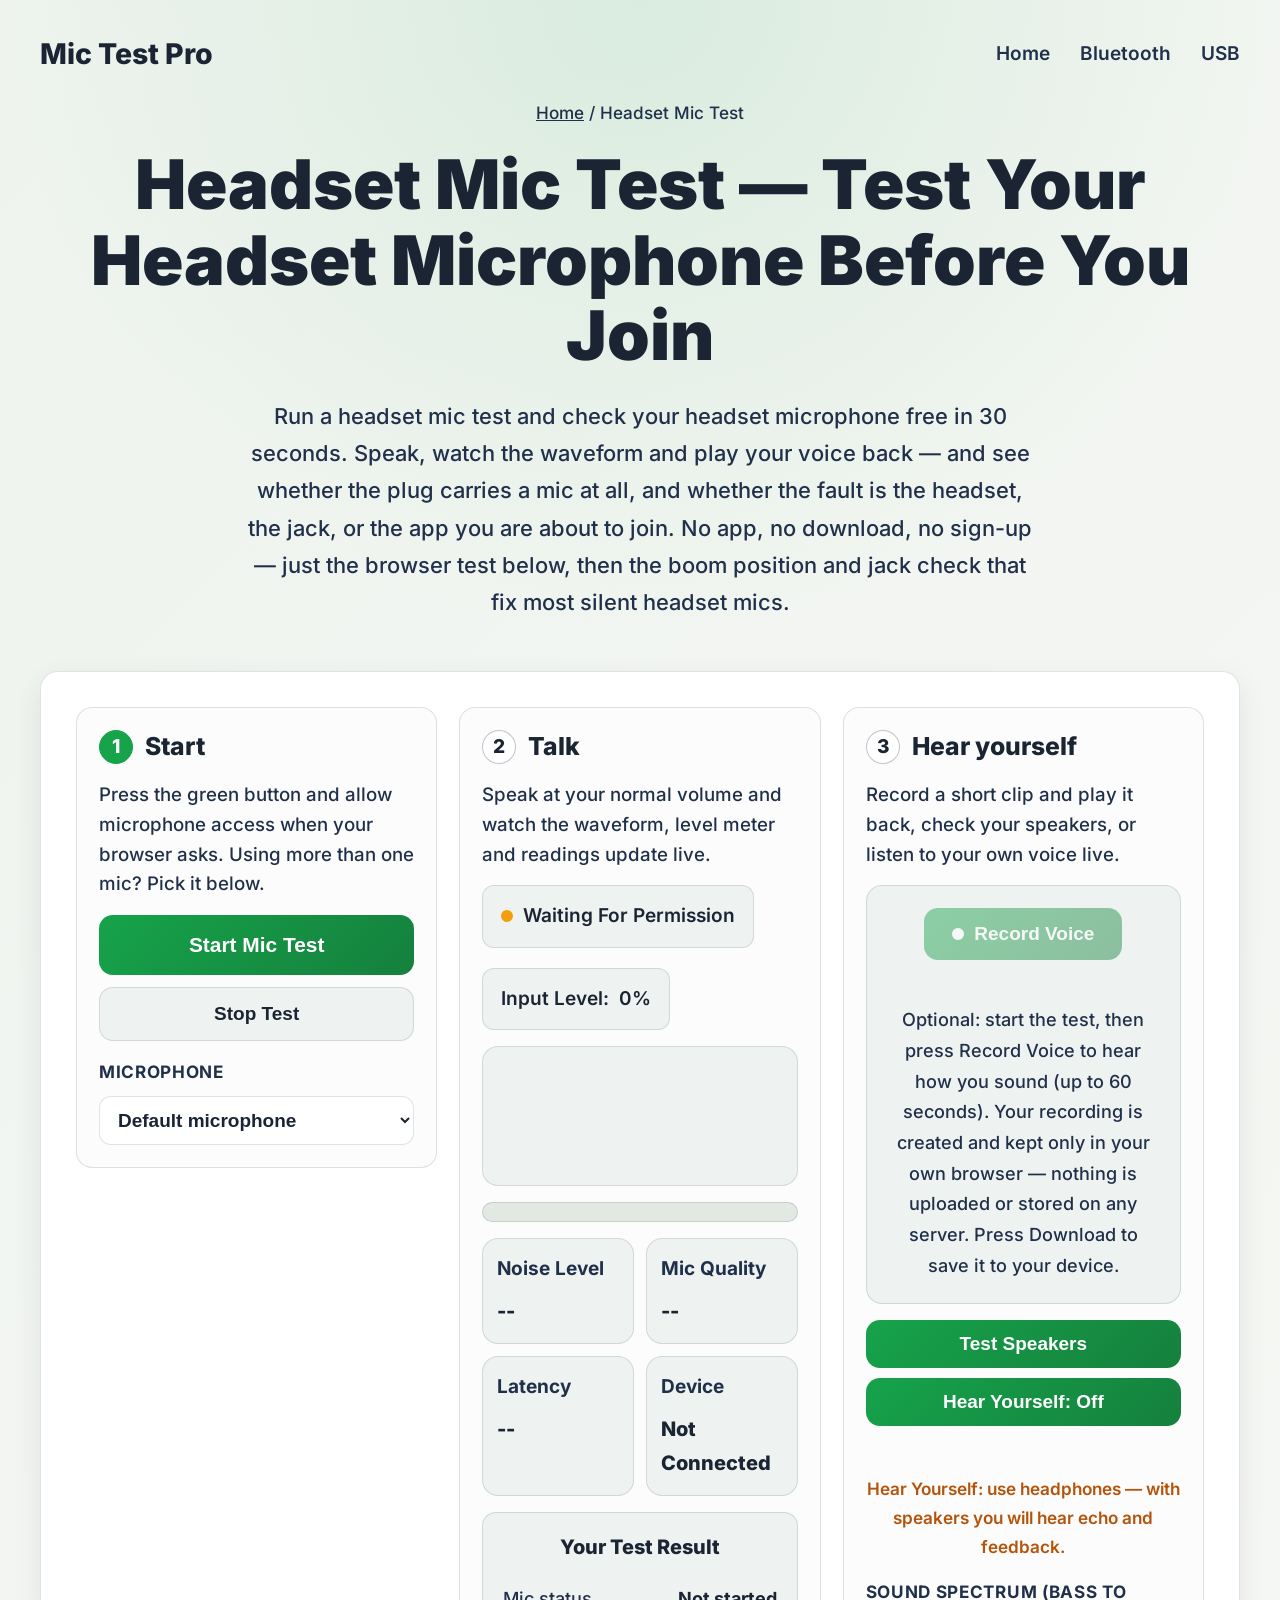
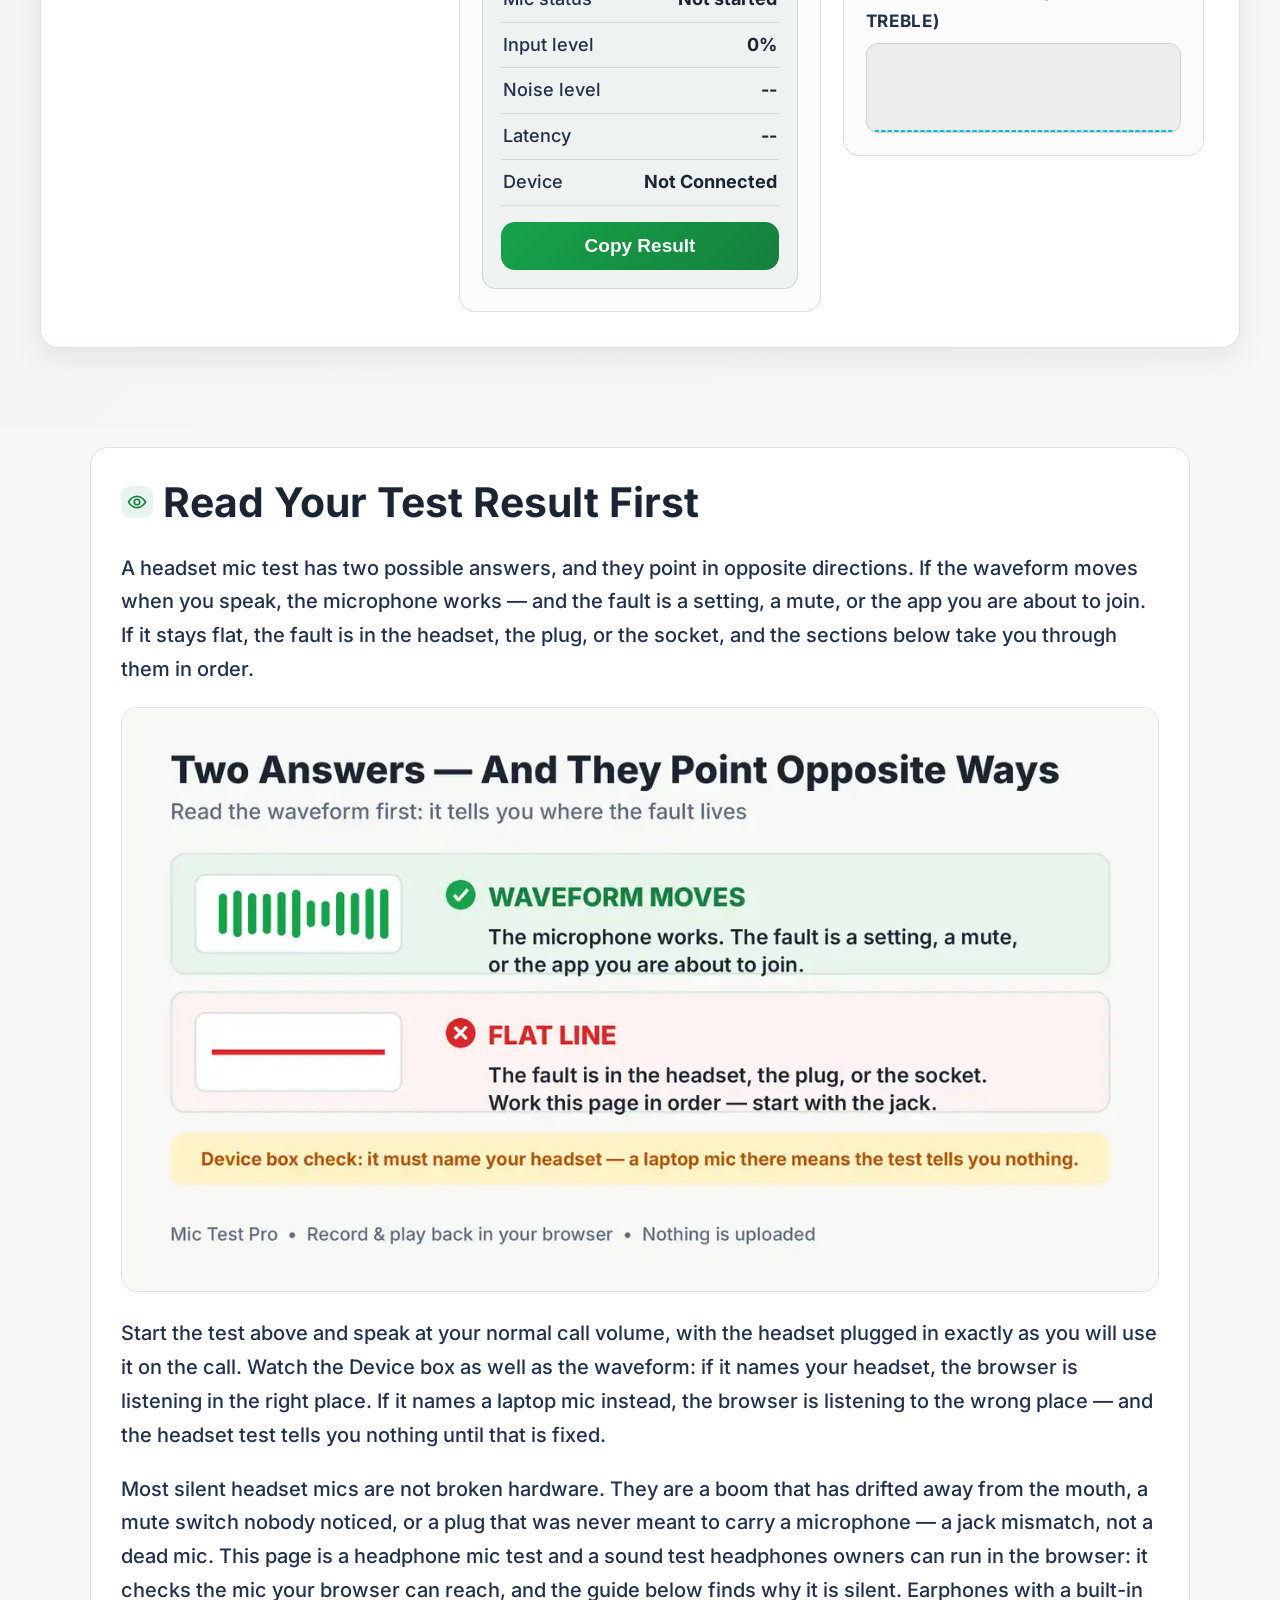
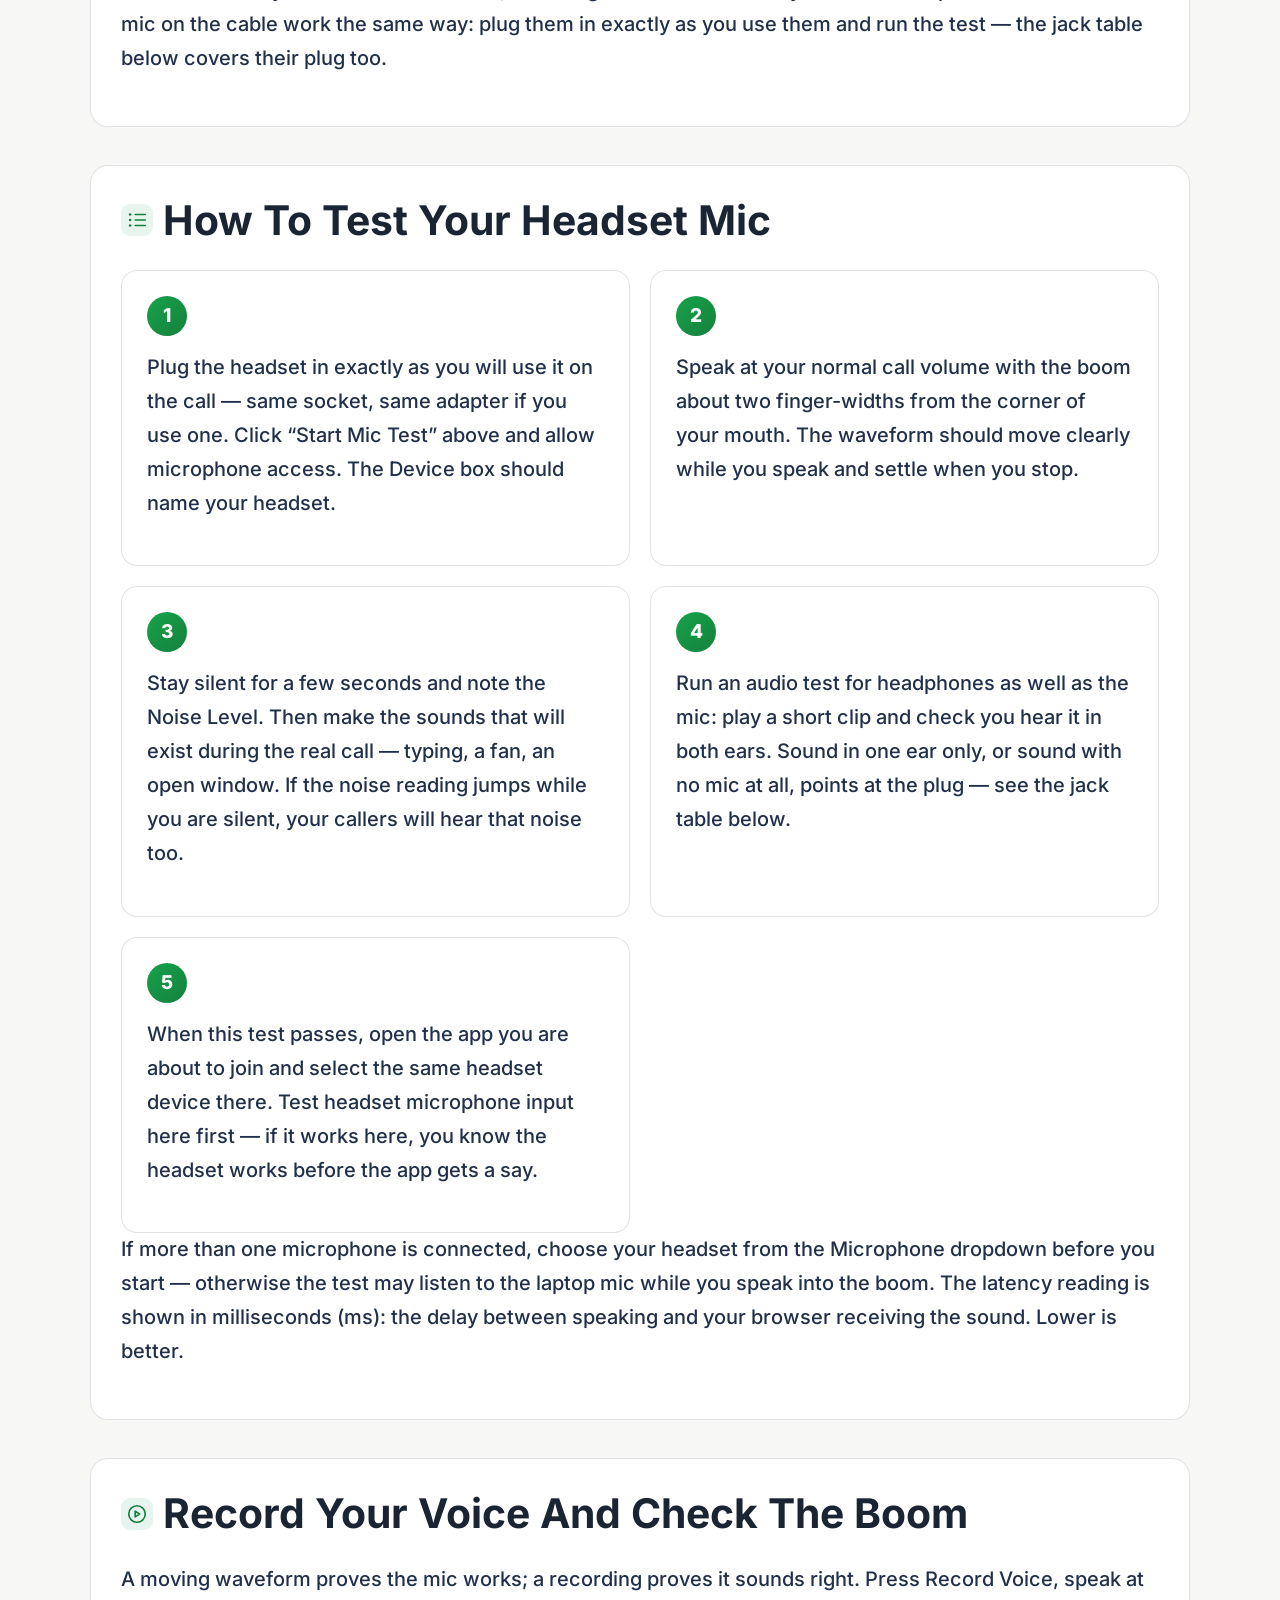
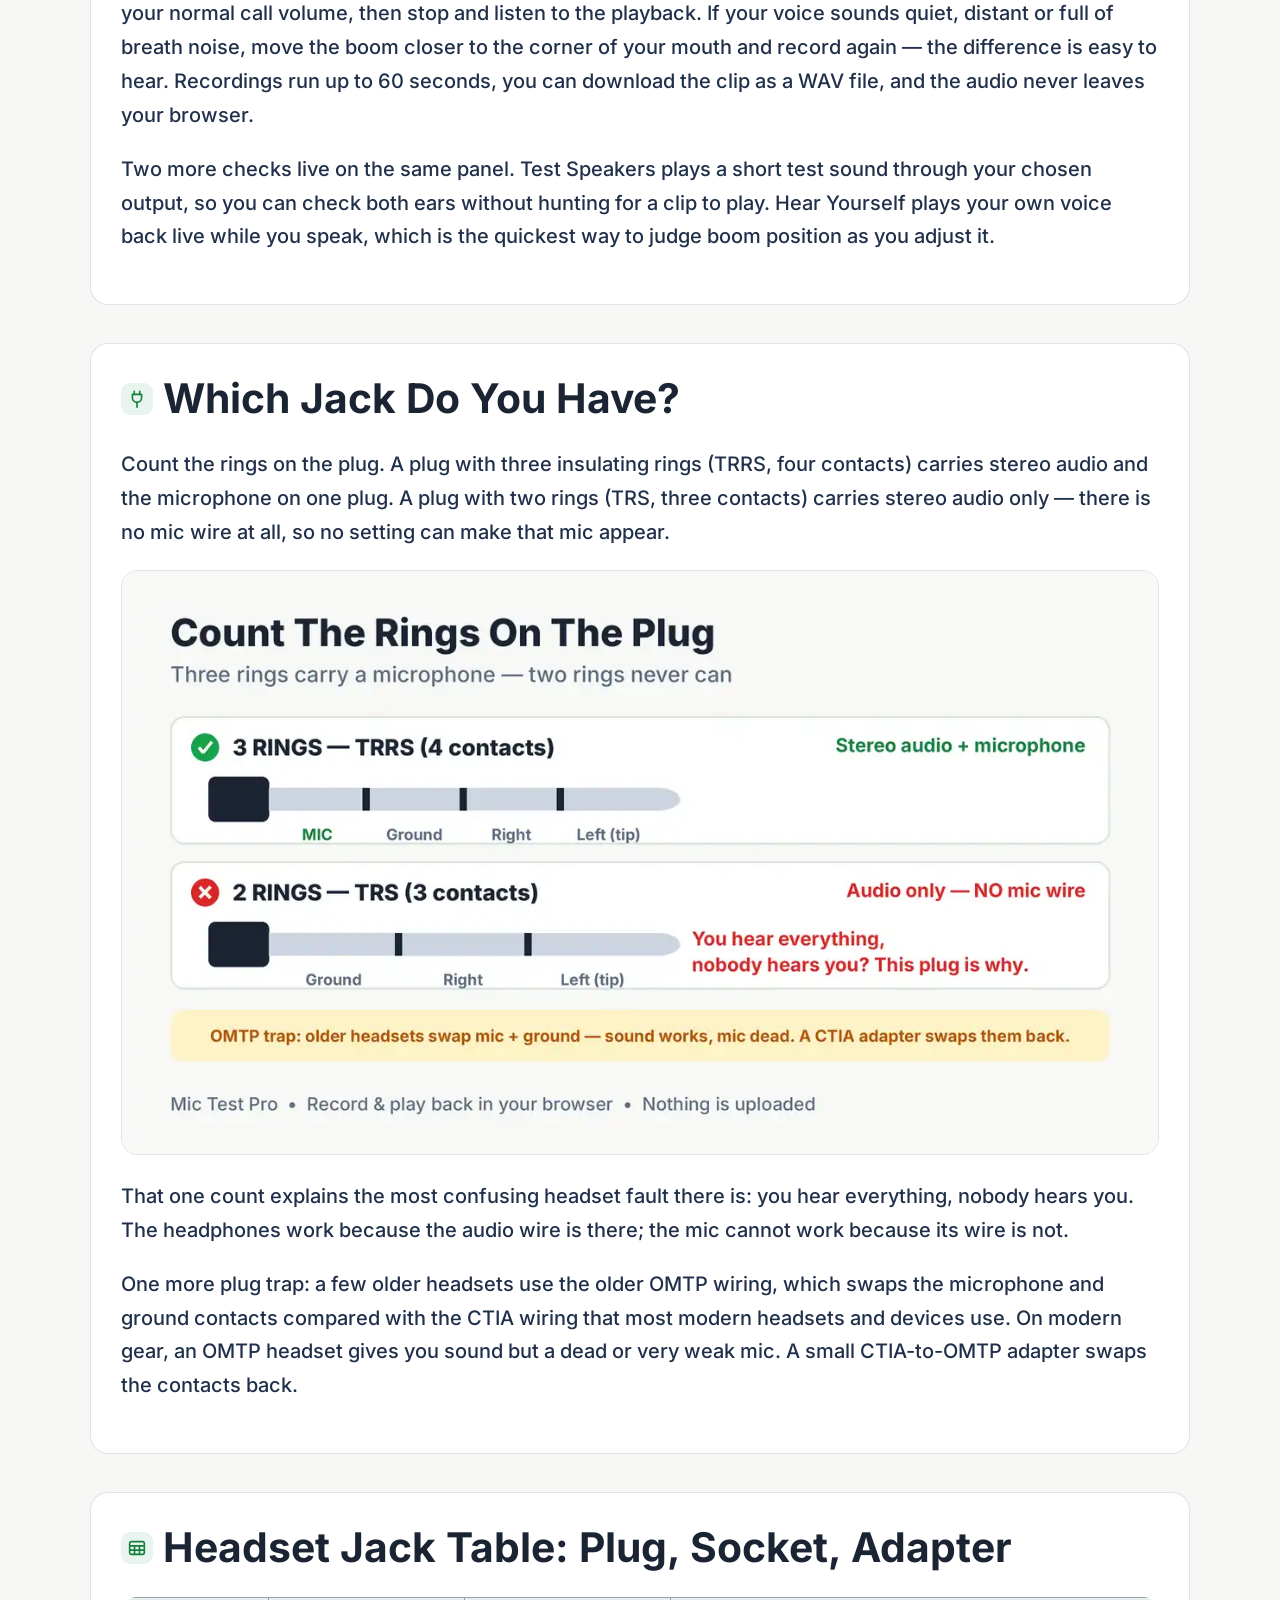
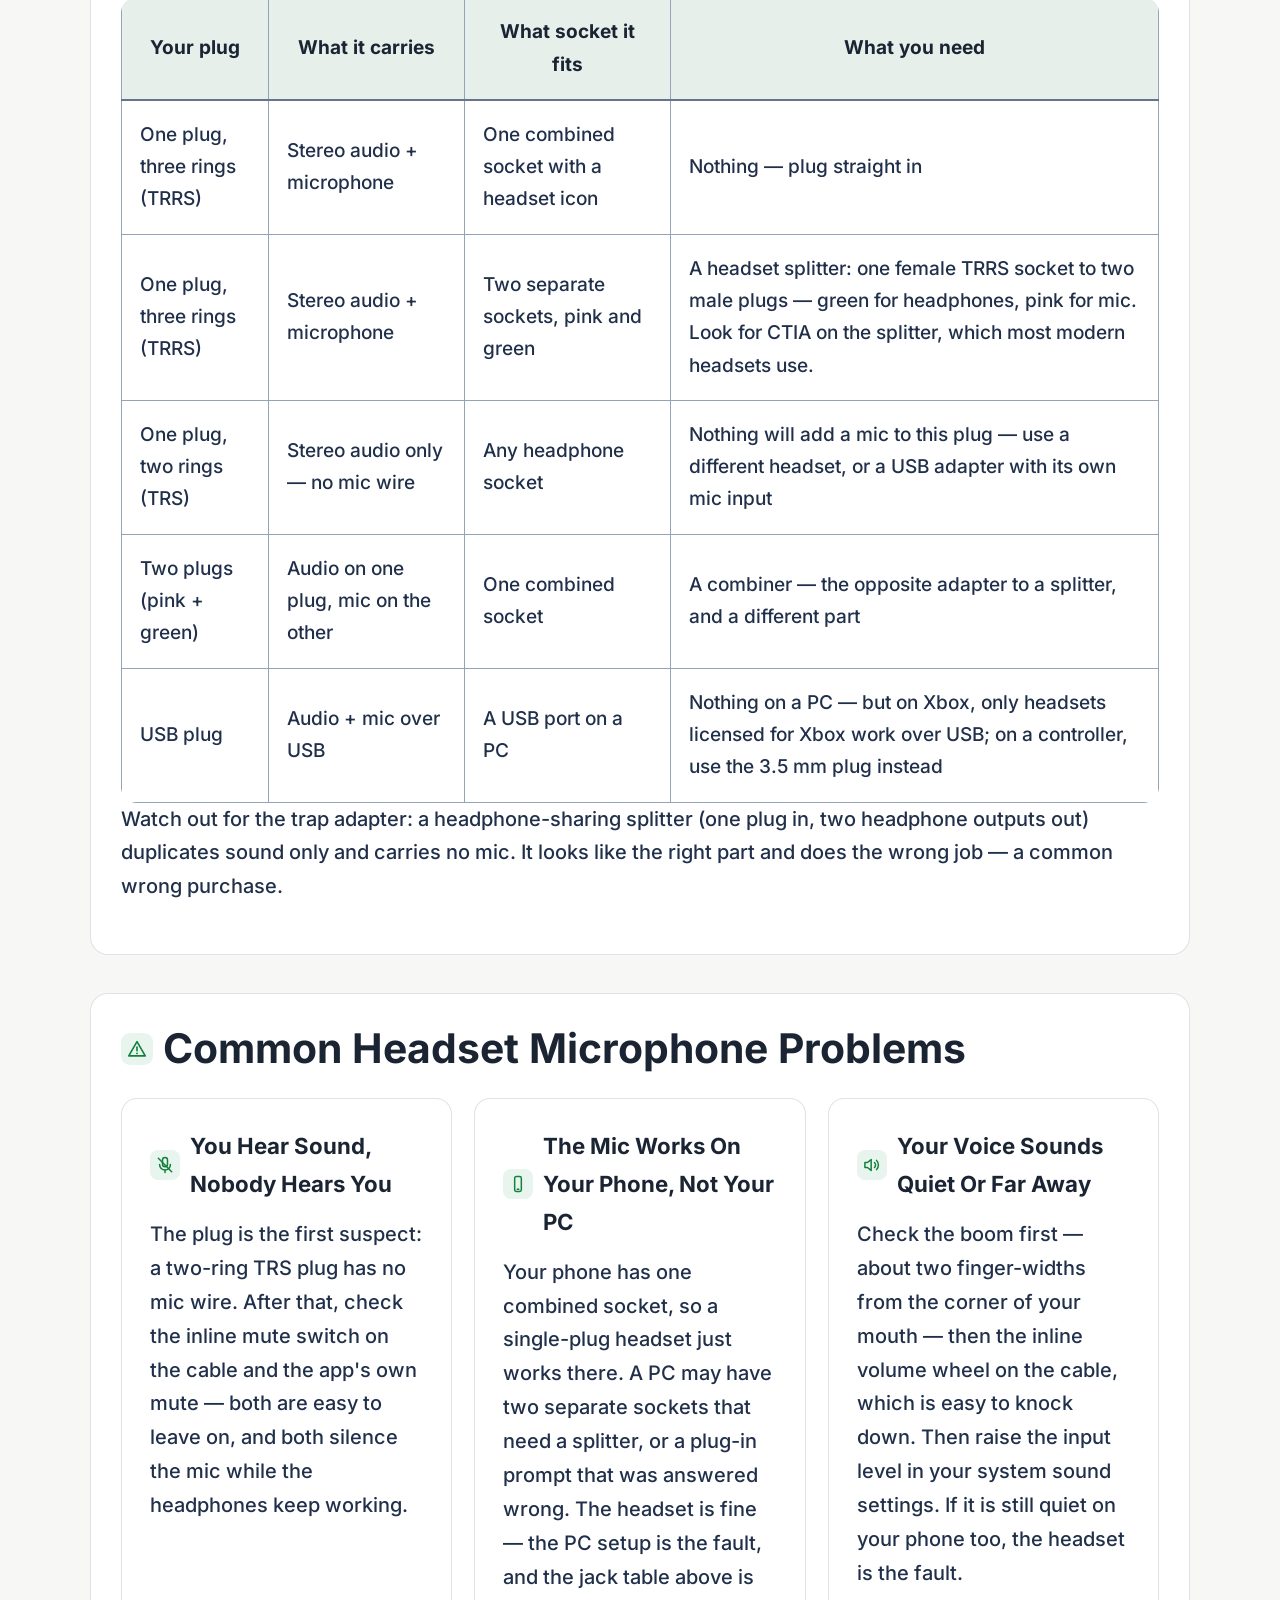
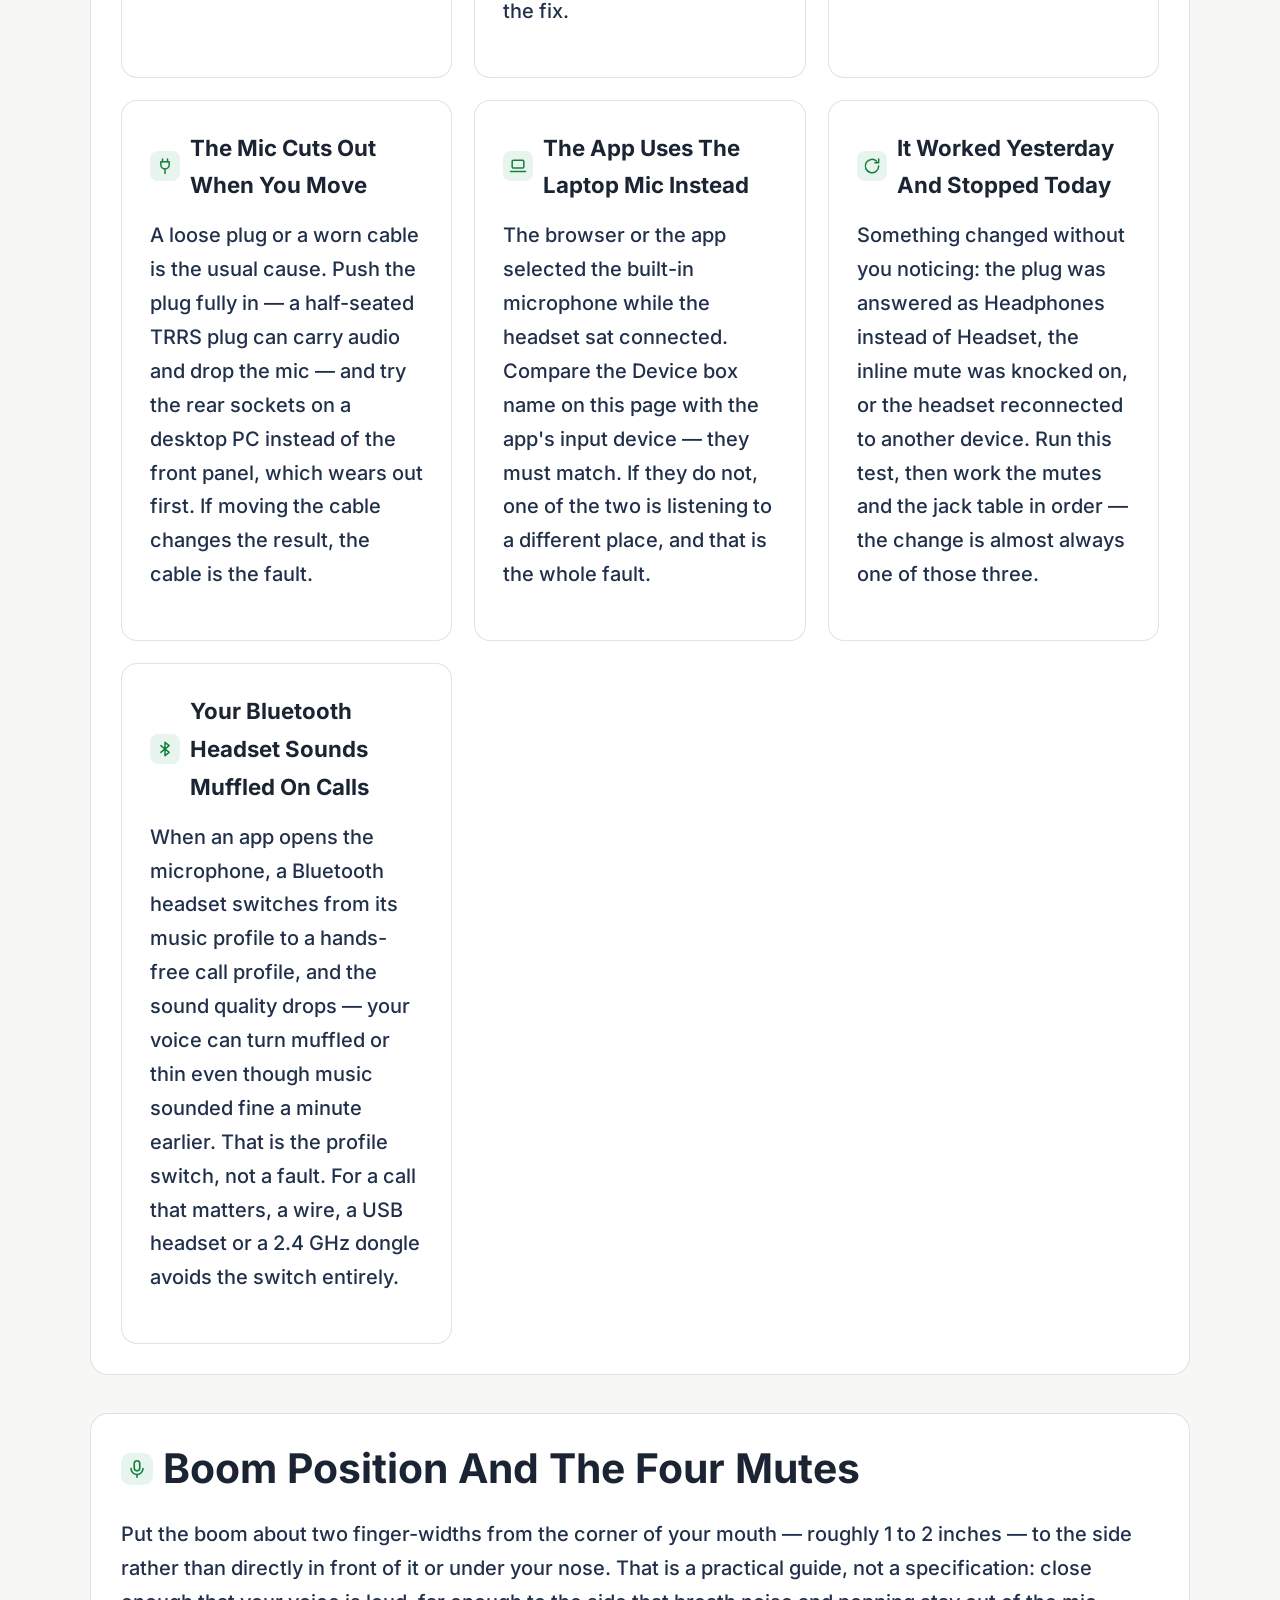
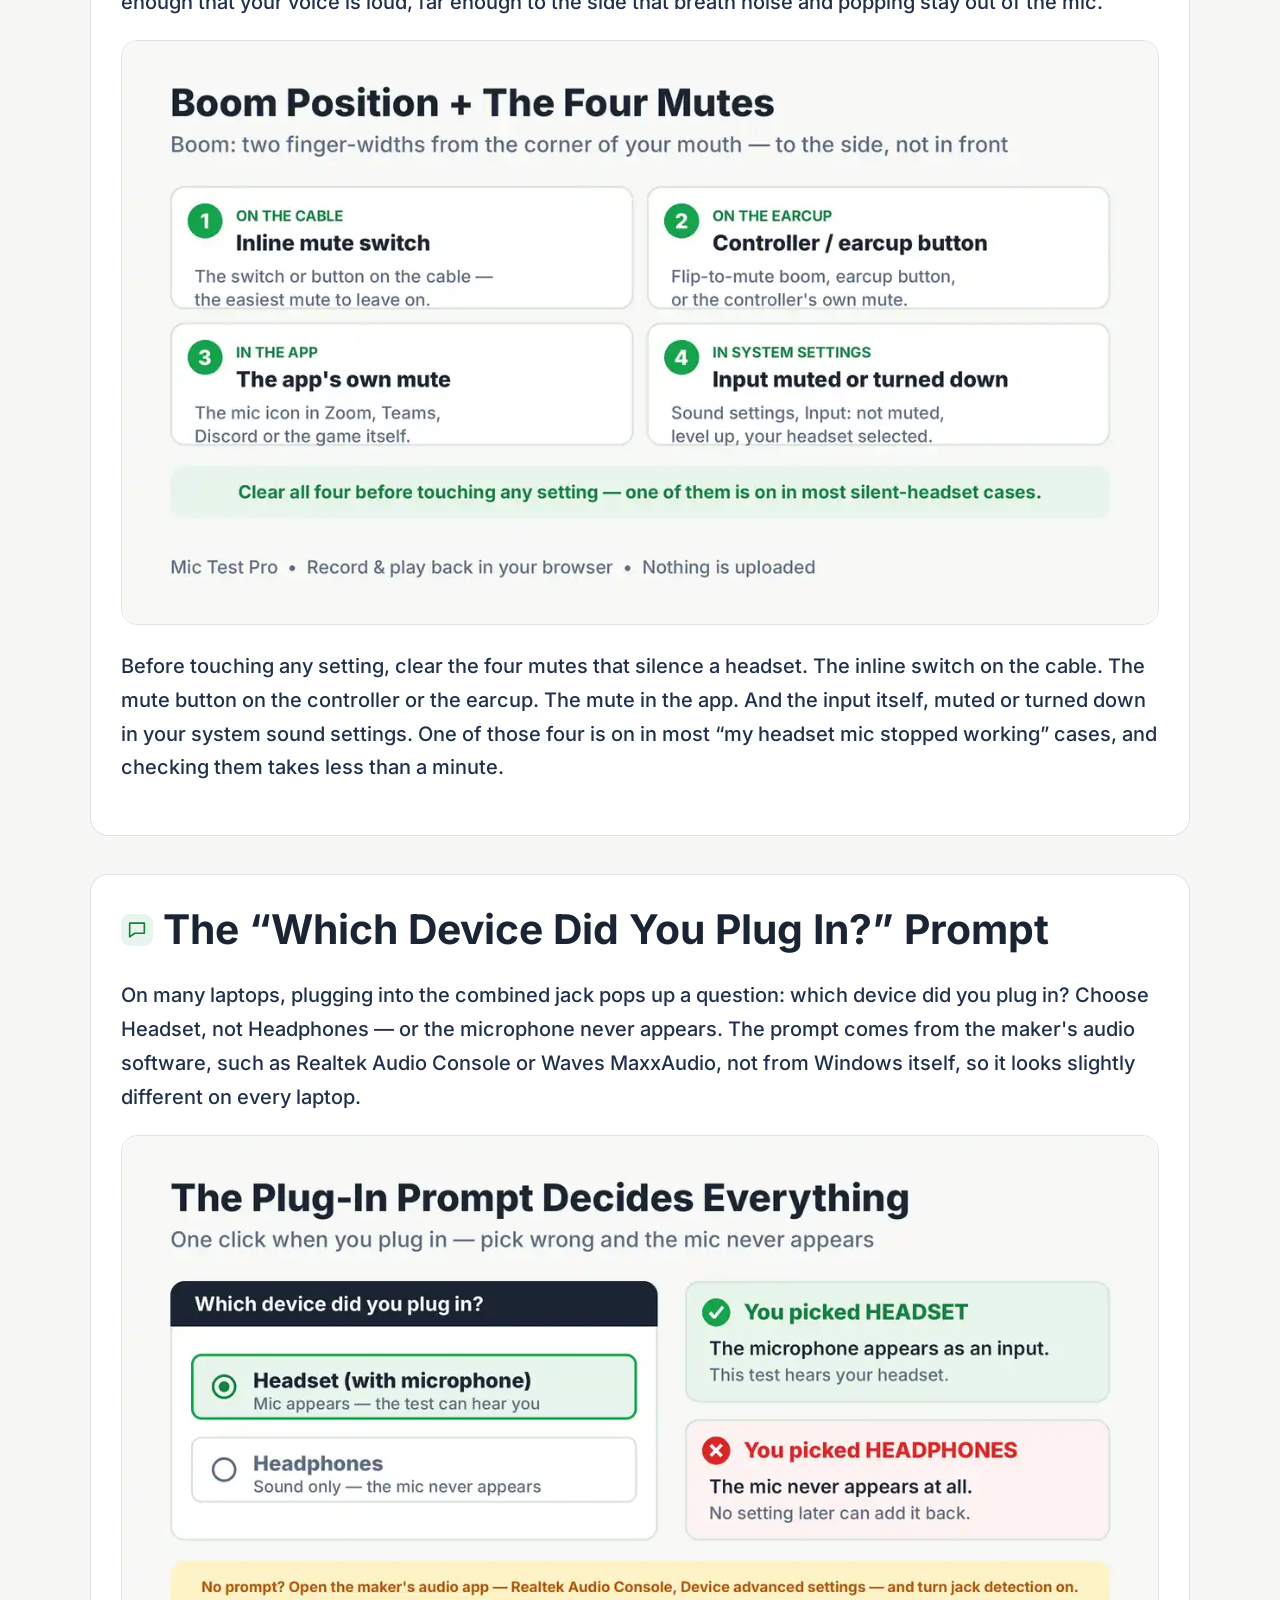
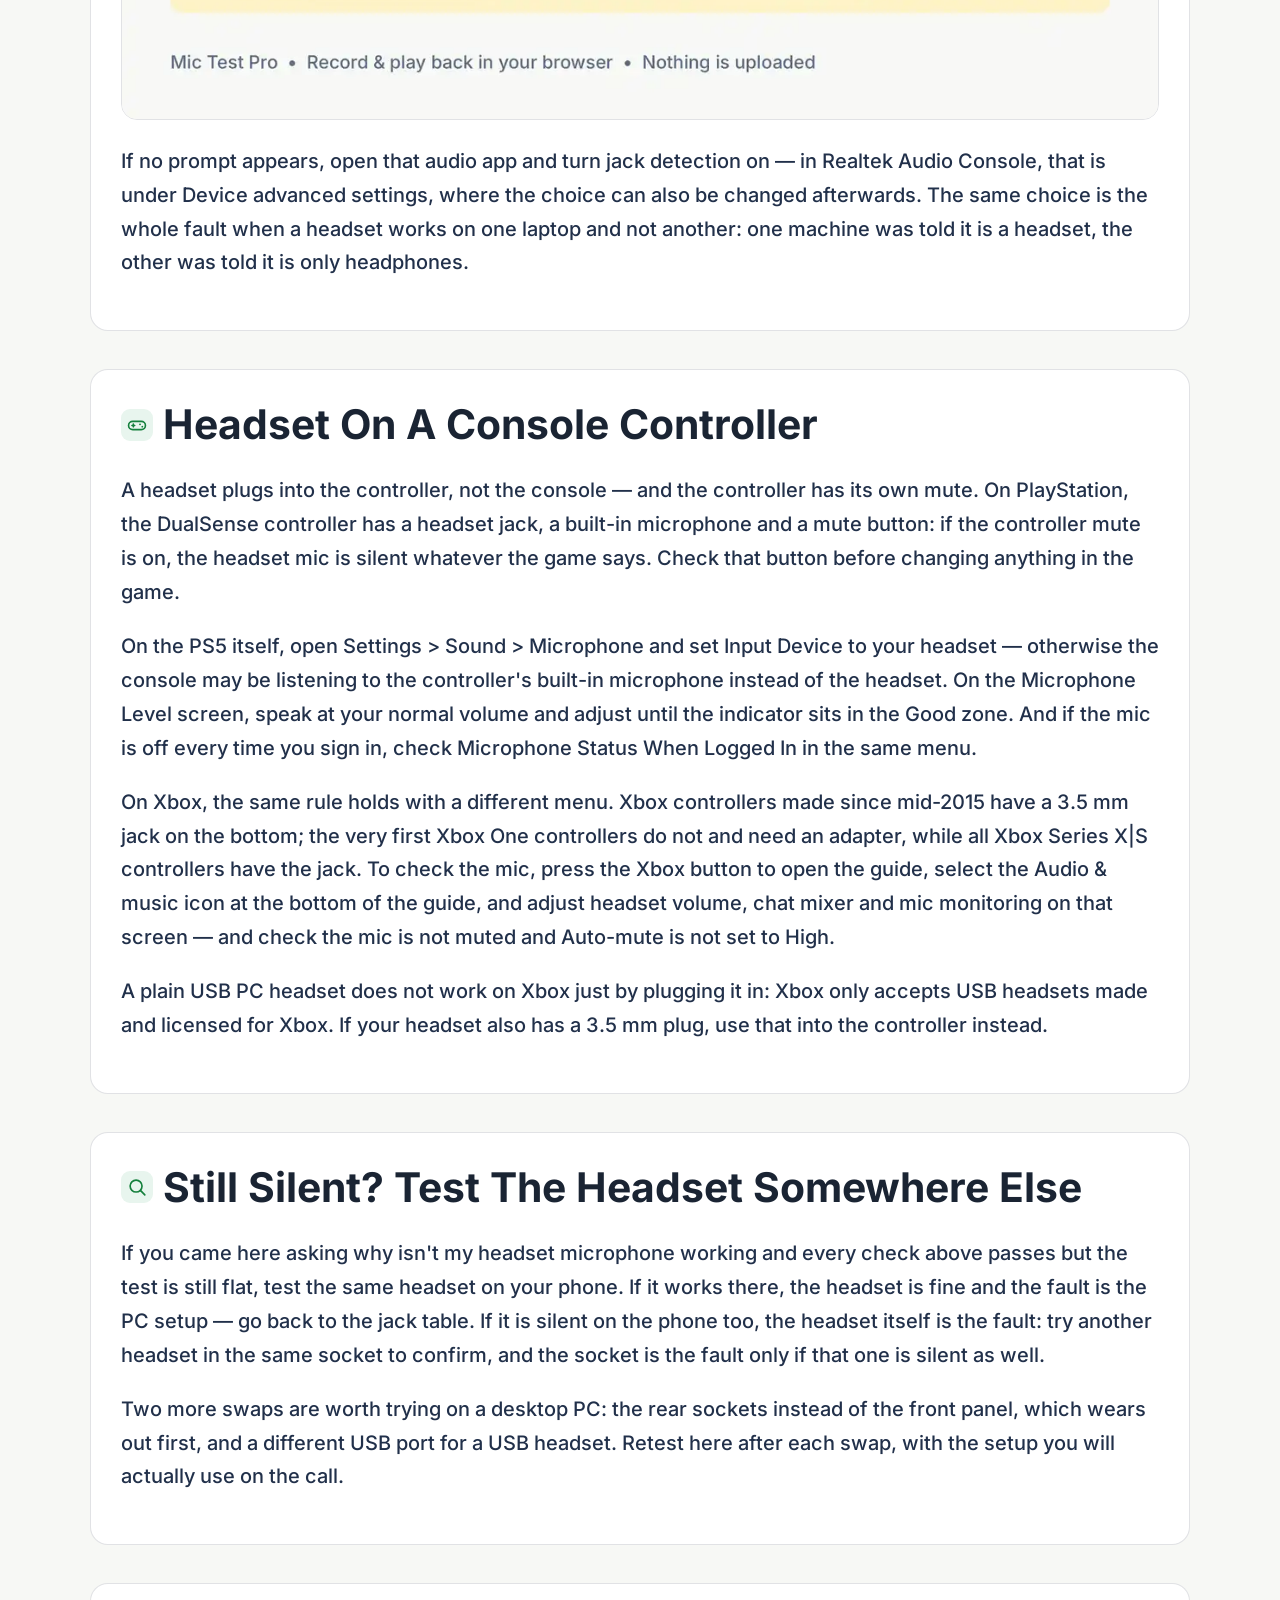
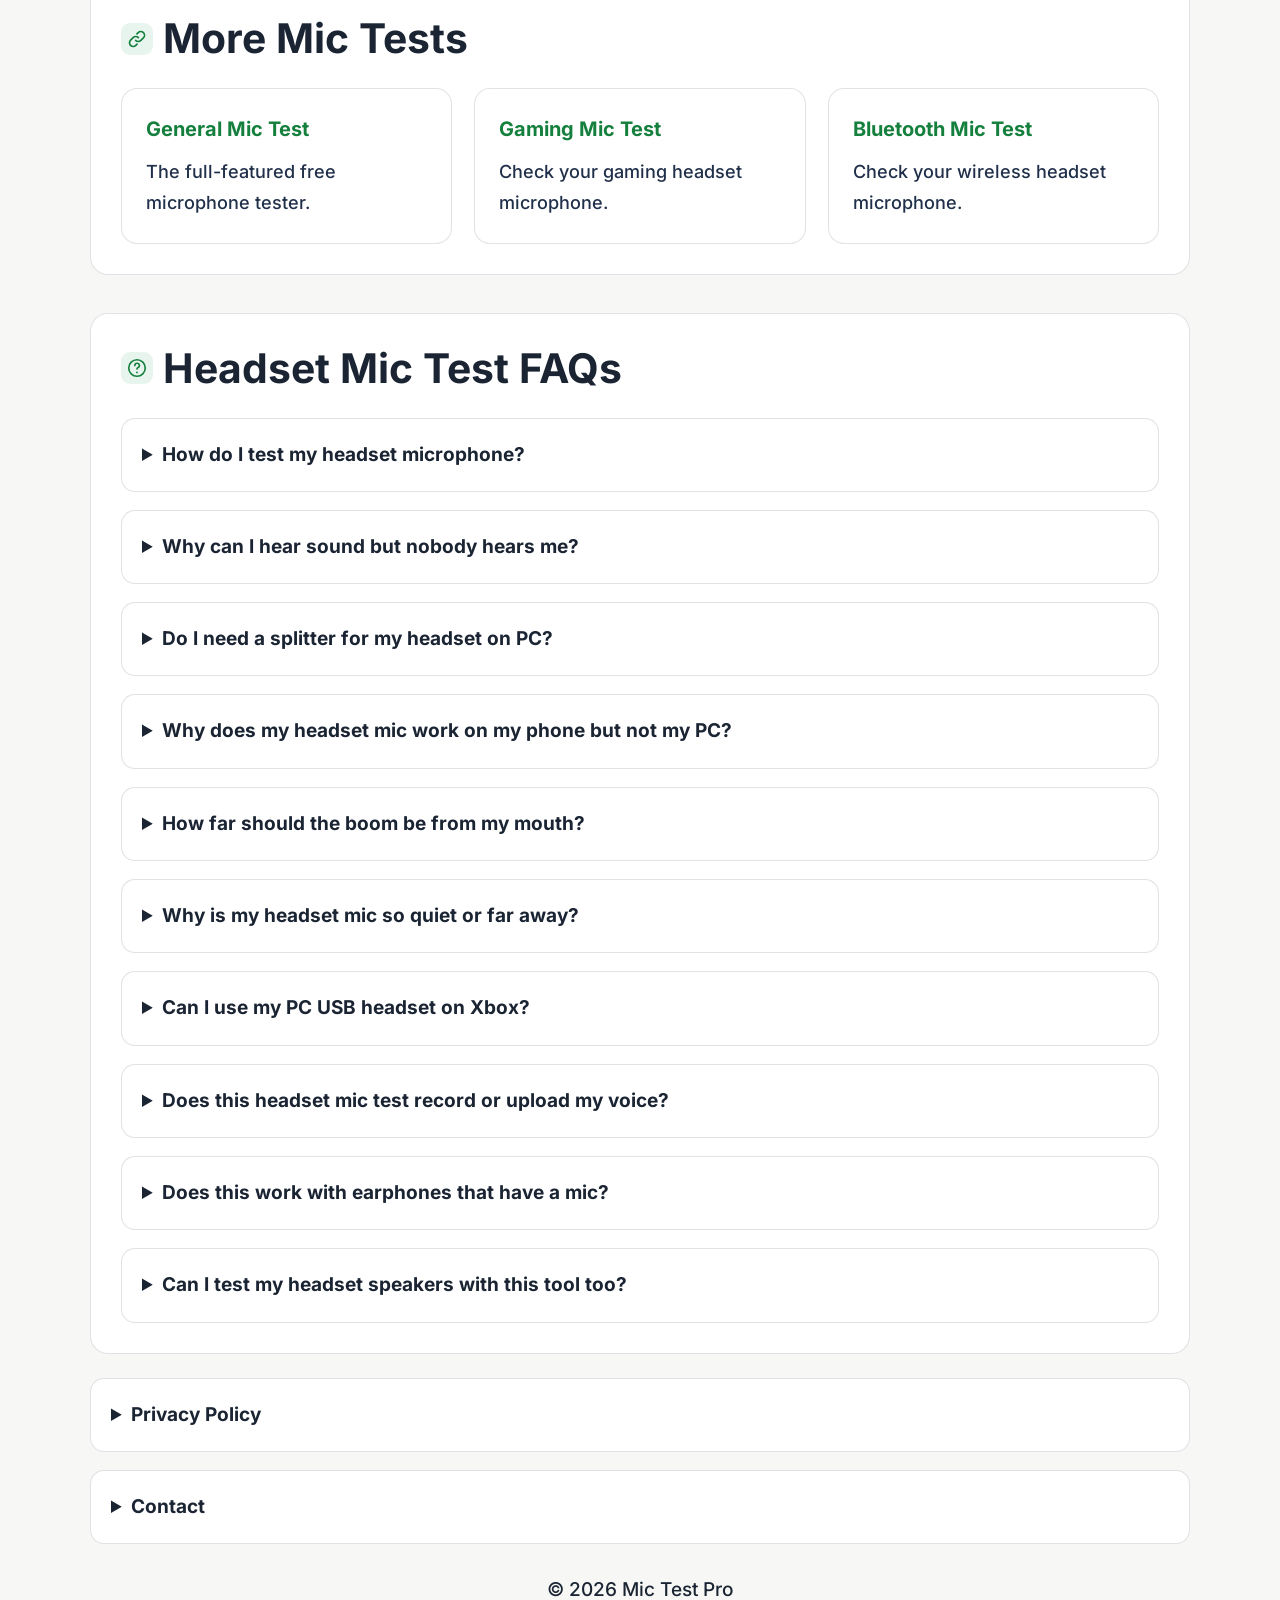
<file: headset-mic-test.html>
<!DOCTYPE html>
<html lang="en">
<head>
  <meta charset="UTF-8" />
  <meta name="viewport" content="width=device-width, initial-scale=1.0"/>

  <title>Headset Mic Test – Test Your Headset Microphone Online Free</title>

  <meta name="description" content="Test your headset microphone free — check your headset mic, boom position and jack type in your browser, no app or download needed." />
  <meta name="keywords" content="headset mic test, test headset, headphone mic test, test headset microphone, sound test headphones" />
  <meta name="robots" content="index, follow"/>

  <link rel="canonical" href="https://testmics.com/headset-mic-test.html"/>
  <link rel="icon" type="image/svg+xml" href="favicon.svg"/>

  <meta property="og:type" content="website"/>
  <meta property="og:title" content="Headset Mic Test – Test Your Headset Microphone Online Free"/>
  <meta property="og:description" content="Test your headset microphone free — check your headset mic, boom position and jack type in your browser, no app or download needed."/>
  <meta property="og:url" content="https://testmics.com/headset-mic-test.html"/>
  <meta property="og:image" content="https://testmics.com/images/headset-1-boom.webp"/>

  <meta name="twitter:card" content="summary"/>
  <meta name="twitter:title" content="Headset Mic Test – Test Your Headset Microphone Online Free"/>
  <meta name="twitter:description" content="Test your headset microphone free — check your headset mic, boom position and jack type in your browser, no app or download needed."/>

  <style>
/* style.css inlined 2026-10-22 for PageSpeed (master copy: style.css in repo) */
/* Self-hosted Inter variable font (added 2026-10-22; replaces Google Fonts - no third-party request, no layout shift) */
@font-face{
  font-family:'Inter';
  src:url('fonts/inter-var.woff2') format('woff2');
  font-weight:400 900;
  font-style:normal;
  font-display:optional;
}

/* ===================================
   MIC TEST PRO — STYLE.CSS
=================================== */

*{
  margin:0;
  padding:0;
  box-sizing:border-box;
}

:root{

  --bg:#f7f8f5;
  --card:#ffffff;
  --card2:#eef2f0;
  --border:rgba(15,23,42,.12);
  --table-border:#94a3b8;

  --text:#1a2433;
  --text2:#21304a;

  --blue:#16a34a;
  --cyan:#15803d;
  --green:#16a34a;
  --red:#ef4444;
  --yellow:#b45309;

  --gradient:
  linear-gradient(
  135deg,
  #eef3ee 0%,
  #f7f8f5 100%
  );

  --radius:18px;

  --shadow:
  0 10px 30px rgba(15,23,42,.08);

}

/* Global text readability (2026-11-26): root 16px→17.5px so all rem text scales up,
   body weight 400→450, --text2 darkened #4a5a72→#2b3a52.
   Round 2 (2026-11-26): root 17.5px→19px, body weight 450→500, --text2 #2b3a52→#21304a;
   h1/h2 rem sizes trimmed slightly so headings stay proportionate at the larger root. */
html{
  scroll-behavior:smooth;
  font-size:19px;
}

body{

  font-family:
  'Inter',
  sans-serif;

  font-weight:500;

  background:
  var(--bg);

  color:
  var(--text);

  line-height:
  1.7;

  overflow-x:hidden;

}

/* =========================
   HERO
========================= */

.hero{

 min-height: auto;

  background:
  radial-gradient(
  circle at top,
  rgba(22,163,74,.10),
  transparent 30%
  ),
  var(--gradient);

  padding:
  30px 20px 80px;

}

/* =========================
   NAVBAR
========================= */

.topbar{

  max-width:1200px;

  margin:auto;

  display:flex;

  justify-content:
  space-between;

  align-items:center;

  margin-bottom:20px;

}

.logo{

  font-size:1.5rem;

  font-weight:800;

  color:#1a2433;

}

.nav-links{

  display:flex;

  gap:30px;

}

.nav-links a{

  color:var(--text2);

  text-decoration:none;

  transition:.3s;

  font-weight:600;

}

.nav-links a:hover{

  color:#1a2433;

}

/* =========================
   HERO CONTENT
========================= */

.hero-content{

  max-width:1000px;

  margin:auto;

  text-align:center;

}

.hero-content h1{

  font-size:3.6rem;

  line-height:1.1;

  margin-bottom:25px;

  font-weight:900;

}

.hero-text{

  max-width:800px;

  margin:auto;

  color:var(--text2);

  font-size:1.15rem;

  margin-bottom:50px;

}

/* =========================
   TOOL CARD
========================= */

.tool-card{

  background:
  #ffffff;

  border:
  1px solid var(--border);

  border-radius:
  var(--radius);

  padding:
  35px;

  box-shadow:
  var(--shadow);

  backdrop-filter:
  blur(10px);

}

.status-row{

  display:flex;

  justify-content:
  space-between;

  gap:20px;

  flex-wrap:wrap;

margin-bottom:25px;

}

.status-box{

  background:
  var(--card2);

  border:
  1px solid var(--border);

  padding:
  14px 18px;

  border-radius:
  12px;

  display:flex;

  align-items:center;

  gap:10px;

  color:#1a2433;

  font-weight:600;

}

.dot{

  width:12px;

  height:12px;

  border-radius:50%;

  background:var(--yellow);

  animation:pulse 1.5s infinite;

}

@keyframes pulse{

  0%{
    transform:scale(1);
    opacity:1;
  }

  50%{
    transform:scale(1.3);
    opacity:.7;
  }

  100%{
    transform:scale(1);
    opacity:1;
  }

}

/* =========================
   VISUALIZER
========================= */

.visualizer-wrap{

  background:
  #eef2f0;

  border-radius:
  16px;

  border:
  1px solid var(--border);

  padding:
  20px;

  margin-bottom:80px;

}

#visualizer{

  width:100%;

  height:140px;

  display:block;

}

/* =========================
   AUDIO METER
========================= */

.meter-wrap{

  margin-bottom:30px;

}

.meter-bar{

  width:100%;

  height:20px;

  background:
  #e2e8e2;

  border-radius:
  100px;

  overflow:hidden;

  border:
  1px solid var(--border);

}

.meter-fill{

  width:0%;

  height:100%;

  background:
  linear-gradient(
  90deg,
  var(--green),
  var(--cyan),
  var(--blue)
  );

  transition:
  width .1s linear;

}

/* =========================
   BUTTONS
========================= */

.tool-actions{

  display:flex;

  justify-content:center;

  gap:20px;

  margin-bottom:35px;

  flex-wrap:wrap;

}

.tool-actions button{

  border:none;

  padding:
  15px 28px;

  border-radius:
  14px;

  cursor:pointer;

  font-size:1rem;

  font-weight:700;

  transition:.3s;

}

#startBtn{

  background:
  linear-gradient(
  135deg,
  var(--blue),
  var(--cyan)
  );

  color:white;

}

#startBtn:hover{

  transform:
  translateY(-2px);

}

#stopBtn{

  background:
  #eef2f0;

  color:#1a2433;

  border:
  1px solid var(--border);

}

/* =========================
   INFO GRID
========================= */

.tool-grid{

  display:grid;

  grid-template-columns:
  repeat(4,1fr);

  gap:20px;

}

.info-card{

  background:
  var(--card2);

  border:
  1px solid var(--border);

  padding:
  22px;

  border-radius:
  16px;

}

.info-card h3{

  margin-bottom:10px;

  font-size:1rem;

  color:var(--text2);

}

.info-card p{

  font-size:1.2rem;

  font-weight:800;

}

/* =========================
   CONTENT
========================= */

.content-section{

padding: 5px 20px;
}

.container{

  max-width:1100px;

  margin:auto;

}

.content-section h2{

  font-size:2.15rem;

  margin-bottom:25px;

  line-height:1.2;

}

.content-section p{

  color:var(--text2);

  margin-bottom:20px;

  font-size:1.05rem;

}

/* =========================
   TOC
========================= */

.toc{

  background:
  var(--card);

  border:
  1px solid var(--border);

  border-radius:
  var(--radius);

  padding:
  30px;

}

.toc summary h2{

  display:inline;

  font-size:1.5rem;

}

.toc ul{

  margin-top:20px;

  display:grid;

  gap:15px;

}

.toc a{

  color:#15803d;

  text-decoration:none;

  transition:.3s;

}

.toc a:hover{

  color:#14532d;

}

/* =========================
   STEPS
========================= */

.steps{

  display:grid;

  grid-template-columns:
  repeat(2,1fr);

  gap:20px;

}

.step{

  background:
  var(--card);

  border:
  1px solid var(--border);

  border-radius:
  16px;

  padding:
  25px;

  transition:.3s;

}

.step:hover{

  transform:
  translateY(-2px);

  box-shadow:0 8px 20px rgba(22,163,74,.12);

  border-color:
  rgba(22,163,74,.45);

}

.step span{

  width:40px;

  height:40px;

  border-radius:50%;

  display:flex;

  align-items:center;

  justify-content:center;

  margin-bottom:15px;

  background:
  linear-gradient(
  135deg,
  var(--blue),
  var(--cyan)
  );

  font-weight:800;

  color:#fff;

}

/* =========================
   FEATURES
========================= */

.feature-grid{

  display:grid;

  grid-template-columns:
  repeat(3,1fr);

  gap:22px;

}

.feature-card{

  background:
  var(--card);

  border:
  1px solid var(--border);

  border-radius:
  16px;

  padding:
  28px;

  transition:.3s;

}

.feature-card:hover{

  transform:
  translateY(-2px);

  box-shadow:0 8px 20px rgba(22,163,74,.12);

  border-color:
  rgba(22,163,74,.45);

}
.step-card{

transition: .3s;

}
.step-card:hover{

transform:
translateY(-2px);

  box-shadow:0 8px 20px rgba(22,163,74,.12);

border-color:
rgba(22,163,74,.45);

}

.feature-card h3{

  margin-bottom:15px;

}

/* =========================
   BENEFITS
========================= */

.benefit-list{

  display:grid;

  gap:18px;

  padding-left:20px;

}

.benefit-list li{

  color:var(--text2);

}

/* =========================
   TABLE
   Lines highlighted (2026-11-26): cell borders use --table-border
   (medium slate #94a3b8) instead of the faint --border, and the
   header row gets a green-tinted background + stronger bottom line.
========================= */

table{

  width:100%;

  border-collapse:
  collapse;

  overflow:hidden;

  border-radius:
  16px;

}

table th,
table td{

  padding:
  18px;

  border:
  1px solid var(--table-border);

}

table th{

  background:
  #e6efe9;

  border-bottom:
  2px solid #64748b;

}

table td{

  background:
  var(--card);

  color:var(--text2);

}

/* Mobile: wide tables scroll sideways inside their card instead of overflowing the page (2026-11-26) */
@media(max-width:700px){

  table{

    display:block;

    overflow-x:auto;

    -webkit-overflow-scrolling:touch;

  }

}

/* =========================
   FAQ
========================= */

.faq{

  display:grid;

  gap:18px;

}

details{

  background:
  var(--card);

  border:
  1px solid var(--border);

  border-radius:
  14px;

  padding:
  20px;

  transition:.3s;

}

details:hover{

  transform:
  translateY(-2px);

  box-shadow:0 8px 20px rgba(22,163,74,.12);

  border-color:
  rgba(22,163,74,.45);

}

.page-img{

  width:100%;

  height:auto;

  display:block;

  border:
  1px solid var(--border);

  border-radius:
  16px;

  margin:
  10px 0 25px;

}

.h2-icon{

  width:24px;

  height:24px;

  vertical-align:-4px;

  margin-right:10px;

}

summary{

  cursor:pointer;

  font-weight:700;

}

details p{

  margin-top:15px;

}

/* =========================
   AFFILIATE
========================= */

.affiliate-card{

  text-decoration:none;

  color:#1a2433;

}

/* =========================
   FOOTER
========================= */

.footer{

  padding:
  20px 20px;
  border-top:
  1px solid var(--border);

  text-align:center;

}

.footer-links{

  display:flex;

  justify-content:center;

  gap:25px;

  flex-wrap:wrap;

  margin-bottom:20px;

}

.footer-links a{

  color:var(--text2);

  text-decoration:none;

}

/* =========================
   RESPONSIVE
========================= */

@media(max-width:900px){

  .hero-content h1{

    font-size:2.5rem;

  }

  .tool-grid{

    grid-template-columns:
    repeat(2,1fr);

  }

  .feature-grid{

    grid-template-columns:
    1fr;

  }

}

@media(max-width:700px){

  .topbar{

    flex-direction:column;

    gap:20px;

  }

  .nav-links{

    flex-wrap:wrap;

    justify-content:center;

    gap:16px;

  }

  .hero-content h1{

    font-size:2.05rem;

  }

  .steps{

    grid-template-columns:
    1fr;

  }

  .tool-grid{

    grid-template-columns:
    1fr;

  }

  .tool-card{

    padding:22px;

  }

  .content-section h2{

    font-size:1.7rem;

  }

}

.footer-bottom{

  text-align:center;

  width:100%;
   margin-top: 30px;

}

/* =========================
   RELATED / INTERNAL LINKS
========================= */

.related-grid{

  display:grid;

  grid-template-columns:
  repeat(3,1fr);

  gap:22px;

}

.related-card{

  background:var(--card);

  border:1px solid var(--border);

  border-radius:16px;

  padding:24px;

  text-decoration:none;

  color:#1a2433;

  display:block;

  transition:.3s;

}

.related-card:hover{

  transform:translateY(-2px);

  box-shadow:0 8px 20px rgba(22,163,74,.12);

  border-color:rgba(22,163,74,.45);

}

.related-card h3{

  margin-bottom:10px;

  color:var(--cyan);

  font-size:1.05rem;

}

.related-card p{

  color:var(--text2);

  font-size:.95rem;

  margin-bottom:0;

}

.breadcrumb{

  color:var(--text2);

  font-size:.9rem;

  margin-bottom:20px;

}

.breadcrumb a{

  color:var(--text2);

}

@media(max-width:900px){

  .related-grid{

    grid-template-columns:1fr;

  }

}

/* Accessibility utility: visually hidden heading text (added 2026-10-22 for heading-order fix) */
.sr-only{
  position:absolute;
  width:1px;
  height:1px;
  padding:0;
  margin:-1px;
  overflow:hidden;
  clip:rect(0,0,0,0);
  white-space:nowrap;
  border:0;
}

/* In-content text links (added 2026-10-22): bare paragraph/list/table links had no colour rule
   and rendered in the browser-default blue #0000ee (2.09:1 on the dark background).
   :where() keeps this weaker than the nav, TOC, breadcrumb and footer link rules. */
:where(.content-section) p a,
:where(.content-section) li a,
:where(.content-section) td a{
  color:var(--cyan);
  text-decoration:underline;
}

/* =========================
   RECORD / PLAYBACK / DOWNLOAD
   (added 2026-11-26)
========================= */

.record-panel{

  background:
  var(--card2);

  border:
  1px solid var(--border);

  border-radius:
  16px;

  padding:
  22px;

  margin-bottom:
  35px;

}

.record-row{

  display:flex;

  align-items:center;

  justify-content:center;

  gap:16px;

  flex-wrap:wrap;

  margin-bottom:16px;

}

#recordBtn{

  display:inline-flex;

  align-items:center;

  justify-content:center;

  gap:10px;

  border:none;

  padding:
  15px 28px;

  border-radius:
  14px;

  cursor:pointer;

  font-size:1rem;

  font-weight:700;

  transition:.3s;

  background:
  linear-gradient(
  135deg,
  var(--blue),
  var(--cyan)
  );

  color:white;

  min-height:52px;

}

#recordBtn:hover:not(:disabled){

  transform:
  translateY(-2px);

}

#recordBtn:disabled{

  opacity:.45;

  cursor:not-allowed;

}

.record-dot{

  width:12px;

  height:12px;

  border-radius:50%;

  background:white;

  flex:none;

}

#recordBtn.recording .record-dot{

  animation:pulse 1s infinite;

}

.record-timer{

  font-size:1.15rem;

  font-weight:800;

  color:var(--red);

  font-variant-numeric:
  tabular-nums;

}

.record-status{

  color:var(--cyan);

  font-size:.95rem;

  font-weight:600;

  text-align:center;

  min-height:1.6em;

  margin-bottom:16px;

}

.record-status:empty{

  margin-bottom:0;

}

.playback-wrap{

  display:flex;

  flex-direction:column;

  gap:14px;

  align-items:center;

  margin-bottom:16px;

}

.playback-wrap[hidden]{

  display:none;

}

.playback-wrap audio{

  width:100%;

  max-width:520px;

}

.download-btn{

  display:inline-flex;

  align-items:center;

  justify-content:center;

  padding:
  13px 26px;

  border-radius:
  14px;

  background:
  linear-gradient(
  135deg,
  var(--green),
  var(--cyan)
  );

  color:white;

  font-weight:700;

  text-decoration:none;

  transition:.3s;

  min-height:48px;

}

.download-btn:hover{

  transform:
  translateY(-2px);

}

.record-note{

  color:var(--text2);

  font-size:.95rem;

  text-align:center;

  max-width:640px;

  margin:auto;

}

@media(max-width:700px){

  .record-panel{

    padding:18px;

  }

  #recordBtn{

    width:100%;

  }

  .download-btn{

    width:100%;

  }

}

/* =========================
   EXTRA TOOL FEATURES
   (added 2026-11-26)
   Speaker test, mic select,
   hear-yourself monitor,
   spectrum, result summary
========================= */

.extras-panel{

  background:
  var(--card2);

  border:
  1px solid var(--border);

  border-radius:
  16px;

  padding:
  22px;

  margin-bottom:
  35px;

}

.extras-row{

  display:flex;

  align-items:center;

  justify-content:center;

  gap:14px;

  flex-wrap:wrap;

  margin-bottom:16px;

}

.extras-label{

  color:var(--text2);

  font-size:.9rem;

  font-weight:700;

  letter-spacing:.04em;

  text-transform:uppercase;

}

.mic-select{

  background:var(--card);

  color:var(--text);

  border:
  1px solid var(--border);

  border-radius:12px;

  padding:12px 14px;

  font-size:1rem;

  font-weight:600;

  min-height:48px;

  max-width:100%;

  cursor:pointer;

}

.extras-btn{

  display:inline-flex;

  align-items:center;

  justify-content:center;

  gap:10px;

  border:none;

  padding:
  13px 26px;

  border-radius:
  14px;

  cursor:pointer;

  font-size:1rem;

  font-weight:700;

  transition:.3s;

  background:
  linear-gradient(
  135deg,
  var(--blue),
  var(--cyan)
  );

  color:white;

  min-height:48px;

}

.extras-btn:hover:not(:disabled){

  transform:
  translateY(-2px);

}

.extras-btn:disabled{

  opacity:.45;

  cursor:not-allowed;

}

.monitor-btn.on{

  background:
  linear-gradient(
  135deg,
  var(--green),
  var(--cyan)
  );

}

.extras-status{

  color:var(--cyan);

  font-size:.95rem;

  font-weight:600;

  text-align:center;

  min-height:1.6em;

  margin-bottom:10px;

}

.extras-status:empty{

  margin-bottom:0;

  min-height:0;

}

.monitor-warning{

  color:var(--yellow);

  font-size:.9rem;

  font-weight:600;

  text-align:center;

  margin-bottom:18px;

}

.spectrum-wrap{

  display:flex;

  flex-direction:column;

  gap:8px;

  margin-bottom:20px;

}

#spectrumCanvas{

  width:100%;

  height:90px;

  background:rgba(15,23,42,.06);

  border:
  1px solid var(--border);

  border-radius:12px;

}

.summary-card{

  background:var(--card);

  border:
  1px solid var(--border);

  border-radius:14px;

  padding:18px;

}

.summary-title{

  font-size:1.05rem;

  font-weight:800;

  text-align:center;

  margin-bottom:12px;

}

.summary-row{

  display:flex;

  justify-content:space-between;

  gap:16px;

  padding:7px 2px;

  border-bottom:
  1px solid var(--border);

  color:var(--text2);

  font-size:.95rem;

}

.summary-row span:last-child{

  color:var(--text);

  font-weight:700;

  text-align:right;

  overflow-wrap:anywhere;

}

.summary-card .extras-row{

  margin-top:16px;

  margin-bottom:6px;

}

@media(max-width:700px){

  .extras-panel{

    padding:18px;

  }

  .extras-btn{

    width:100%;

  }

  .mic-select{

    width:100%;

  }

  .extras-row .extras-label{

    width:100%;

    text-align:center;

  }

}

/* === V4: MicChecker-style 3-step tool (scoped overrides) === */
.hero-content{max-width:1200px}
.mc-steps{display:grid;grid-template-columns:repeat(3,1fr);gap:22px;text-align:left;align-items:start}
.mc-step{background:#fbfcfb;border:1px solid var(--border);border-radius:16px;padding:22px;display:flex;flex-direction:column;gap:16px}
.mc-step-head{display:flex;align-items:center;gap:12px}
.mc-num{width:34px;height:34px;border-radius:50%;background:#ffffff;border:1.5px solid rgba(15,23,42,.25);color:#1a2433;font-weight:800;display:flex;align-items:center;justify-content:center;flex:none;font-size:1rem}
.mc-step:first-child .mc-num{background:#16a34a;border-color:#16a34a;color:#fff}
.mc-step-head h3{font-size:1.3rem;font-weight:800;color:#1a2433;line-height:1.2}
.mc-step-sub{color:var(--text2);font-size:.98rem;line-height:1.6}
.mc-step .status-row{margin-bottom:0}
.mc-step .visualizer-wrap{margin-bottom:0;padding:14px}
.mc-step #visualizer{height:110px}
.mc-step .meter-wrap{margin-bottom:0}
.mc-step .tool-actions{margin-bottom:0;flex-direction:column;align-items:stretch;gap:12px}
.mc-step #startBtn{width:100%;padding:18px 28px;font-size:1.1rem}
.mc-step #stopBtn{width:100%}
.mc-step .record-panel{margin-bottom:0}
.mc-step .extras-row{margin-bottom:0;flex-direction:column;align-items:stretch;gap:10px}
.mc-step .extras-label{text-align:left}
.mc-step .mic-select{width:100%}
.mc-step .extras-btn{width:100%}
.mc-step .extras-status{margin-bottom:0}
.mc-step .monitor-warning{margin-bottom:0}
.mc-step .spectrum-wrap{margin-bottom:0}
.mc-step .tool-grid{grid-template-columns:repeat(2,1fr);gap:12px}
.mc-step .info-card{padding:14px}
.mc-step .info-card p{font-size:1.05rem}
.mc-step .summary-card{background:var(--card2)}
.dot{background:#f59e0b}
@media(max-width:900px){.mc-steps{grid-template-columns:1fr}}
/* === V4: card hover (subtle, green-matching) === */
.info-card,.affiliate-card,.summary-card,.mc-step{transition:.2s}
.info-card:hover,.affiliate-card:hover,.summary-card:hover,.mc-step:hover{border-color:rgba(22,163,74,.45);transform:translateY(-2px);box-shadow:0 8px 20px rgba(22,163,74,.12)}

/* === V4: article section cards (main only; footer excluded) === */
main .content-section > .container{
  background:#ffffff;
  border:1px solid var(--border);
  border-radius:18px;
  padding:30px;
  margin-top:14px;
  margin-bottom:14px;
  transition:.2s;
}
main .content-section > .container:hover{
  border-color:rgba(22,163,74,.45);
  transform:translateY(-2px);
  box-shadow:0 8px 20px rgba(22,163,74,.12);
}
.benefit-list{list-style:none;padding-left:0}
.benefit-list li{
  background:#f1f5fb;
  border:1px solid var(--border);
  border-radius:12px;
  padding:14px 18px;
  transition:.2s;
}
.benefit-list li:hover{
  border-color:rgba(22,163,74,.45);
  transform:translateY(-2px);
  box-shadow:0 8px 20px rgba(22,163,74,.12);
}
@media(max-width:700px){
  main .content-section > .container{padding:20px 16px}
}

/* === V4: heading icons (green chip) === */
.h2-icon{width:32px;height:32px;padding:5px;background:#e8f5ee;border-radius:9px;stroke:#15803d;stroke-width:1.8;vertical-align:-9px}
.h2-icon [fill="#22D3EE"]{fill:#15803d}
main .content-section h2:has(.h2-icon){display:flex;align-items:center}
.card-icon{width:30px;height:30px;padding:5px;background:#e8f5ee;border-radius:8px;flex:none}
.feature-card h3{display:flex;align-items:center;gap:10px}
</style>
  
  
  <link rel="preload" as="font" type="font/woff2" href="fonts/inter-var.woff2" crossorigin>

  <script type="application/ld+json">
{
  "@context": "https://schema.org",
  "@type": "SoftwareApplication",
  "name": "Headset Mic Test \u2013 Test Your Headset Microphone",
  "applicationCategory": "MultimediaApplication",
  "operatingSystem": "Any (Web Browser)",
  "url": "https://testmics.com/headset-mic-test.html",
  "description": "Free browser tool and headset mic test guide \u2014 test your headset microphone, then check the boom position, the jack type and the mutes that silence it.",
  "offers": {
    "@type": "Offer",
    "price": "0",
    "priceCurrency": "USD"
  }
}
  </script>

  <script type="application/ld+json">
{
  "@context": "https://schema.org",
  "@type": "FAQPage",
  "mainEntity": [
    {
      "@type": "Question",
      "name": "How do I test my headset microphone?",
      "acceptedAnswer": {
        "@type": "Answer",
        "text": "To test headset microphone input, open this page in your browser, click Start Mic Test and allow microphone access. Speak at your normal call volume: if the waveform moves and the Device box names your headset, the mic works. If it stays flat, work down this page \u2014 check the boom position, the inline mute switch and the jack type before changing any setting."
      }
    },
    {
      "@type": "Question",
      "name": "Why can I hear sound but nobody hears me?",
      "acceptedAnswer": {
        "@type": "Answer",
        "text": "Hearing sound and sending sound use different wires. The most common cause is the plug: a TRS plug with two rings carries stereo audio only and has no mic wire at all, so you hear everything and nobody hears you. The other common causes are the inline mute switch on the cable, the mic muted in the app, or the wrong input selected \u2014 check those in that order."
      }
    },
    {
      "@type": "Question",
      "name": "Do I need a splitter for my headset on PC?",
      "acceptedAnswer": {
        "@type": "Answer",
        "text": "It depends on the sockets. If your headset has one plug and your PC has two separate sockets (pink for mic, green for headphones), yes \u2014 you need a headset splitter, one female TRS socket to two male plugs. If your PC or laptop has one combined socket with a headset icon, plug straight in with no splitter. A headphone-sharing splitter is the wrong part: it duplicates sound only and carries no mic."
      }
    },
    {
      "@type": "Question",
      "name": "Why does my headset mic work on my phone but not my PC?",
      "acceptedAnswer": {
        "@type": "Answer",
        "text": "That split tells you the headset itself is fine \u2014 the fault is the PC setup. A phone has one combined socket, so a single-plug headset just works there. On a PC, check the jack type first: a two-socket desktop needs a splitter, a combined socket needs the plug pushed fully in, and the plug-in prompt must be answered Headset, not Headphones. Then check the PC's input device and level."
      }
    },
    {
      "@type": "Question",
      "name": "How far should the boom be from my mouth?",
      "acceptedAnswer": {
        "@type": "Answer",
        "text": "About two finger-widths \u2014 roughly 1 to 2 inches \u2014 from the corner of your mouth, to the side rather than directly in front of it or under your nose. That distance keeps your voice loud while cutting breath noise and popping. If people say you sound far away, the boom has usually drifted too far from your mouth or swung behind your chin."
      }
    },
    {
      "@type": "Question",
      "name": "Why is my headset mic so quiet or far away?",
      "acceptedAnswer": {
        "@type": "Answer",
        "text": "First check the boom position \u2014 about two finger-widths from the corner of your mouth \u2014 and the inline volume wheel on the cable, which is easy to knock down. Then check the input level in your system sound settings and raise it, and check the app has not set its own input volume low. If the mic is still quiet after all three, test the headset on your phone: if it is quiet there too, the headset is the fault."
      }
    },
    {
      "@type": "Question",
      "name": "Can I use my PC USB headset on Xbox?",
      "acceptedAnswer": {
        "@type": "Answer",
        "text": "Usually no. Xbox only accepts USB headsets made and licensed for Xbox \u2014 a plain USB PC headset does not work on Xbox just by plugging it in. If your headset also has a 3.5 mm plug, use that into the controller instead. Xbox controllers made since mid-2015 have a 3.5 mm jack on the bottom; the very first Xbox One controllers do not and need an adapter."
      }
    },
    {
      "@type": "Question",
      "name": "Does this headset mic test record or upload my voice?",
      "acceptedAnswer": {
        "@type": "Answer",
        "text": "Only if you press Record Voice. This tool analyses the microphone in your browser so you can see the waveform and readings. If you choose to record, the recording is created and kept only in your own browser so you can play it back or download it — your audio is never uploaded or stored on any server."
      }
    }
  ]
}
  </script>

</head>

<body>

<header class="hero">

  <nav class="topbar">
    <div class="logo">Mic Test Pro</div>
    <div class="nav-links">
      <a href="index.html">Home</a>
      <a href="bluetooth-mic-test.html">Bluetooth</a>
      <a href="usb-microphone-test.html">USB</a>
    </div>
  </nav>

  <div class="hero-content">

    <p class="breadcrumb"><a href="index.html">Home</a> / Headset Mic Test</p>

    <h1>Headset Mic Test — Test Your Headset Microphone Before You Join</h1>

    <p class="hero-text">
      Run a headset mic test and check your headset microphone free in 30 seconds. Speak, watch the waveform and play your voice back — and see whether the plug carries a mic at all, and whether the fault is the headset, the jack, or the app you are about to join. No app, no download, no sign-up — just the browser test below, then the boom position and jack check that fix most silent headset mics.
    </p>

    <section class="tool-card mc-card">

      <h2 class="sr-only">Microphone Test Results</h2>

      <div class="mc-steps">

        <div class="mc-step">
          <div class="mc-step-head"><span class="mc-num">1</span><h3>Start</h3></div>
          <p class="mc-step-sub">Press the green button and allow microphone access when your browser asks. Using more than one mic? Pick it below.</p>
          <div class="tool-actions">
        <button id="startBtn" aria-label="Start microphone test">Start Mic Test</button>
        <button id="stopBtn" aria-label="Stop microphone test">Stop Test</button>
      </div>
          <div class="extras-row">

          <label class="extras-label" for="micSelect">Microphone</label>

          <select id="micSelect" class="mic-select" aria-label="Choose which microphone to test">
            <option value="">Default microphone</option>
          </select>

        </div>
        </div>

        <div class="mc-step">
          <div class="mc-step-head"><span class="mc-num">2</span><h3>Talk</h3></div>
          <p class="mc-step-sub">Speak at your normal volume and watch the waveform, level meter and readings update live.</p>
          <div class="status-row">
        <div class="status-box">
          <span class="dot"></span>
          <span id="micStatus">Waiting For Permission</span>
        </div>
        <div class="status-box">
          <span>Input Level:</span>
          <span id="volumeText">0%</span>
        </div>
      </div>
          <div class="visualizer-wrap">
        <canvas id="visualizer" role="img" aria-label="Live microphone waveform visualizer"></canvas>
      </div>
          <div class="meter-wrap">
        <div class="meter-bar">
          <div class="meter-fill" id="meterFill"></div>
        </div>
      </div>
          <div class="tool-grid">
        <div class="info-card"><h3>Noise Level</h3><p id="noiseLevel">--</p></div>
        <div class="info-card"><h3>Mic Quality</h3><p id="qualityLevel">--</p></div>
        <div class="info-card"><h3>Latency</h3><p id="latencyLevel">--</p></div>
        <div class="info-card"><h3>Device</h3><p id="deviceName">Not Connected</p></div>
      </div>
          <div class="summary-card">

          <h3 class="summary-title">Your Test Result</h3>

          <div class="summary-row"><span>Mic status</span><span id="sumStatus">Not started</span></div>

          <div class="summary-row"><span>Input level</span><span id="sumLevel">0%</span></div>

          <div class="summary-row"><span>Noise level</span><span id="sumNoise">--</span></div>

          <div class="summary-row"><span>Latency</span><span id="sumLatency">--</span></div>

          <div class="summary-row"><span>Device</span><span id="sumDevice">Not Connected</span></div>

          <div class="extras-row">

            <button id="copyResultBtn" class="extras-btn" aria-label="Copy your test result as text">
              Copy Result
            </button>

          </div>

          <p id="copyStatus" class="extras-status" role="status" aria-live="polite"></p>

        </div>
        </div>

        <div class="mc-step">
          <div class="mc-step-head"><span class="mc-num">3</span><h3>Hear yourself</h3></div>
          <p class="mc-step-sub">Record a short clip and play it back, check your speakers, or listen to your own voice live.</p>
          <div class="record-panel">

        <div class="record-row">

          <button id="recordBtn" aria-label="Record your voice" disabled>
            <span class="record-dot"></span>
            <span id="recordBtnText">Record Voice</span>
          </button>

          <span id="recordTimer" class="record-timer" hidden>00:00</span>

        </div>

        <p id="recordStatus" class="record-status" role="status" aria-live="polite"></p>

        <div id="playbackWrap" class="playback-wrap" hidden>

          <audio id="playbackAudio" controls aria-label="Play back your recording"></audio>

          <a id="downloadBtn" class="download-btn" href="#" download="mic-test-recording.wav">Download Recording (.wav)</a>

        </div>

        <p class="record-note">
          Optional: start the test, then press Record Voice to hear how you sound (up to 60 seconds). Your recording is created and kept only in your own browser — nothing is uploaded or stored on any server. Press Download to save it to your device.
        </p>

      </div>
          <div class="extras-row">

          <button id="speakerBtn" class="extras-btn" aria-label="Play a test sound to check your speakers or headphones">
            Test Speakers
          </button>

          <button id="monitorBtn" class="extras-btn monitor-btn" aria-pressed="false" aria-label="Hear your own voice through your headphones">
            <span id="monitorBtnText">Hear Yourself: Off</span>
          </button>

        </div>
          <p id="speakerStatus" class="extras-status" role="status" aria-live="polite"></p>
          <p id="monitorStatus" class="extras-status" role="status" aria-live="polite"></p>
          <p class="monitor-warning">
          Hear Yourself: use headphones — with speakers you will hear echo and feedback.
        </p>
          <div class="spectrum-wrap">

          <span class="extras-label">Sound spectrum (bass to treble)</span>

          <canvas id="spectrumCanvas" role="img" aria-label="Live sound spectrum bars, bass on the left to treble on the right"></canvas>

        </div>
        </div>

      </div>

    </section>

  </div>

</header>
<main>
<section class="content-section" id="what-is">
  <div class="container">
    <h2><svg class="h2-icon" viewBox="0 0 24 24" fill="none" stroke="#15803d" stroke-width="1.8" stroke-linecap="round" stroke-linejoin="round" aria-hidden="true" focusable="false"><path d="M2.8 12S6.2 5.8 12 5.8 21.2 12 21.2 12 17.8 18.2 12 18.2 2.8 12 2.8 12z"/><circle cx="12" cy="12" r="3"/></svg>Read Your Test Result First</h2>
    <p>
      A headset mic test has two possible answers, and they point in opposite directions. If the waveform moves when you speak, the microphone works — and the fault is a setting, a mute, or the app you are about to join. If it stays flat, the fault is in the headset, the plug, or the socket, and the sections below take you through them in order.
    </p>
    <img class="page-img" src="images/headset-1-boom.webp" srcset="images/headset-1-boom-480.webp 480w, images/headset-1-boom-768.webp 768w, images/headset-1-boom.webp 1200w" sizes="(max-width: 600px) 100vw, (max-width: 1024px) 90vw, 1000px" alt="Headset mic test: two answers — a moving waveform means the mic works, a flat line means the headset, plug or socket" width="1200" height="675" loading="lazy">
    <p>
      Start the test above and speak at your normal call volume, with the headset plugged in exactly as you will use it on the call. Watch the Device box as well as the waveform: if it names your headset, the browser is listening in the right place. If it names a laptop mic instead, the browser is listening to the wrong place — and the headset test tells you nothing until that is fixed.
    </p>
    <p>
      Most silent headset mics are not broken hardware. They are a boom that has drifted away from the mouth, a mute switch nobody noticed, or a plug that was never meant to carry a microphone — a jack mismatch, not a dead mic. This page is a headphone mic test and a sound test headphones owners can run in the browser: it checks the mic your browser can reach, and the guide below finds why it is silent. Earphones with a built-in mic on the cable work the same way: plug them in exactly as you use them and run the test — the jack table below covers their plug too.
    </p>
  </div>
</section>

<section class="content-section" id="guide">
  <div class="container">
    <h2><svg class="h2-icon" viewBox="0 0 24 24" fill="none" stroke="#15803d" stroke-width="1.8" stroke-linecap="round" stroke-linejoin="round" aria-hidden="true" focusable="false"><line x1="10" y1="6" x2="21" y2="6"/><line x1="10" y1="12" x2="21" y2="12"/><line x1="10" y1="18" x2="21" y2="18"/><circle cx="4.5" cy="6" r="1.4" fill="#15803d" stroke="none"/><circle cx="4.5" cy="12" r="1.4" fill="#15803d" stroke="none"/><circle cx="4.5" cy="18" r="1.4" fill="#15803d" stroke="none"/></svg>How To Test Your Headset Mic</h2>
    <div class="steps">
      <div class="step"><span>1</span><p>Plug the headset in exactly as you will use it on the call — same socket, same adapter if you use one. Click “Start Mic Test” above and allow microphone access. The Device box should name your headset.</p></div>
      <div class="step"><span>2</span><p>Speak at your normal call volume with the boom about two finger-widths from the corner of your mouth. The waveform should move clearly while you speak and settle when you stop.</p></div>
      <div class="step"><span>3</span><p>Stay silent for a few seconds and note the Noise Level. Then make the sounds that will exist during the real call — typing, a fan, an open window. If the noise reading jumps while you are silent, your callers will hear that noise too.</p></div>
      <div class="step"><span>4</span><p>Run an audio test for headphones as well as the mic: play a short clip and check you hear it in both ears. Sound in one ear only, or sound with no mic at all, points at the plug — see the jack table below.</p></div>
      <div class="step"><span>5</span><p>When this test passes, open the app you are about to join and select the same headset device there. Test headset microphone input here first — if it works here, you know the headset works before the app gets a say.</p></div>
    </div>
    <p>
      If more than one microphone is connected, choose your headset from the Microphone dropdown before you start — otherwise the test may listen to the laptop mic while you speak into the boom. The latency reading is shown in milliseconds (ms): the delay between speaking and your browser receiving the sound. Lower is better.
    </p>
  </div>
</section>

<section class="content-section" id="record-playback">
  <div class="container">
    <h2><svg class="h2-icon" viewBox="0 0 24 24" fill="none" stroke="#15803d" stroke-width="1.8" stroke-linecap="round" stroke-linejoin="round" aria-hidden="true" focusable="false"><circle cx="12" cy="12" r="9"/><path d="M10 8.8l4.8 3.2-4.8 3.2z"/></svg>Record Your Voice And Check The Boom</h2>
    <p>
      A moving waveform proves the mic works; a recording proves it sounds right. Press Record Voice, speak at your normal call volume, then stop and listen to the playback. If your voice sounds quiet, distant or full of breath noise, move the boom closer to the corner of your mouth and record again — the difference is easy to hear. Recordings run up to 60 seconds, you can download the clip as a WAV file, and the audio never leaves your browser.
    </p>
    <p>
      Two more checks live on the same panel. Test Speakers plays a short test sound through your chosen output, so you can check both ears without hunting for a clip to play. Hear Yourself plays your own voice back live while you speak, which is the quickest way to judge boom position as you adjust it.
    </p>
  </div>
</section>

<section class="content-section" id="jacks">
  <div class="container">
    <h2><svg class="h2-icon" viewBox="0 0 24 24" fill="none" stroke="#15803d" stroke-width="1.8" stroke-linecap="round" stroke-linejoin="round" aria-hidden="true" focusable="false"><path d="M9 7V3.5M15 7V3.5"/><path d="M7 7h10v3.5a5 5 0 0 1-10 0z"/><path d="M12 15.5V21"/></svg>Which Jack Do You Have?</h2>
    <p>
      Count the rings on the plug. A plug with three insulating rings (TRRS, four contacts) carries stereo audio and the microphone on one plug. A plug with two rings (TRS, three contacts) carries stereo audio only — there is no mic wire at all, so no setting can make that mic appear.
    </p>
    <img class="page-img" src="images/headset-2-plugs.webp" srcset="images/headset-2-plugs-480.webp 480w, images/headset-2-plugs-768.webp 768w, images/headset-2-plugs.webp 1200w" sizes="(max-width: 600px) 100vw, (max-width: 1024px) 90vw, 1000px" alt="Count the rings: a TRRS plug with three rings carries the mic, a TRS plug with two rings is audio only" width="1200" height="675" loading="lazy">
    <p>
      That one count explains the most confusing headset fault there is: you hear everything, nobody hears you. The headphones work because the audio wire is there; the mic cannot work because its wire is not.
    </p>
    <p>
      One more plug trap: a few older headsets use the older OMTP wiring, which swaps the microphone and ground contacts compared with the CTIA wiring that most modern headsets and devices use. On modern gear, an OMTP headset gives you sound but a dead or very weak mic. A small CTIA-to-OMTP adapter swaps the contacts back.
    </p>
  </div>
</section>

<section class="content-section" id="troubleshooting">
  <div class="container">
    <h2><svg class="h2-icon" viewBox="0 0 24 24" fill="none" stroke="#15803d" stroke-width="1.8" stroke-linecap="round" stroke-linejoin="round" aria-hidden="true" focusable="false"><rect x="4" y="5" width="16" height="14" rx="2"/><path d="M4 9.7h16M4 14.3h16M9.3 9.7V19M14.7 9.7V19"/></svg>Headset Jack Table: Plug, Socket, Adapter</h2>
    <table>
      <thead>
        <tr><th>Your plug</th><th>What it carries</th><th>What socket it fits</th><th>What you need</th></tr>
      </thead>
      <tbody>
        <tr><td>One plug, three rings (TRRS)</td><td>Stereo audio + microphone</td><td>One combined socket with a headset icon</td><td>Nothing — plug straight in</td></tr>
        <tr><td>One plug, three rings (TRRS)</td><td>Stereo audio + microphone</td><td>Two separate sockets, pink and green</td><td>A headset splitter: one female TRRS socket to two male plugs — green for headphones, pink for mic. Look for CTIA on the splitter, which most modern headsets use.</td></tr>
        <tr><td>One plug, two rings (TRS)</td><td>Stereo audio only — no mic wire</td><td>Any headphone socket</td><td>Nothing will add a mic to this plug — use a different headset, or a USB adapter with its own mic input</td></tr>
        <tr><td>Two plugs (pink + green)</td><td>Audio on one plug, mic on the other</td><td>One combined socket</td><td>A combiner — the opposite adapter to a splitter, and a different part</td></tr>
        <tr><td>USB plug</td><td>Audio + mic over USB</td><td>A USB port on a PC</td><td>Nothing on a PC — but on Xbox, only headsets licensed for Xbox work over USB; on a controller, use the 3.5 mm plug instead</td></tr>
      </tbody>
    </table>
    <p>
      Watch out for the trap adapter: a headphone-sharing splitter (one plug in, two headphone outputs out) duplicates sound only and carries no mic. It looks like the right part and does the wrong job — a common wrong purchase.
    </p>
  </div>
</section>

<section class="content-section" id="features">
  <div class="container">
    <h2><svg class="h2-icon" viewBox="0 0 24 24" fill="none" stroke="#15803d" stroke-width="1.8" stroke-linecap="round" stroke-linejoin="round" aria-hidden="true" focusable="false"><path d="M12 4L3 19.5h18z"/><line x1="12" y1="10" x2="12" y2="14"/><circle cx="12" cy="16.8" r="1" fill="#15803d" stroke="none"/></svg>Common Headset Microphone Problems</h2>
    <div class="feature-grid">
      <div class="feature-card"><h3><svg class="card-icon" viewBox="0 0 24 24" fill="none" stroke="#15803d" stroke-width="1.8" stroke-linecap="round" stroke-linejoin="round" aria-hidden="true" focusable="false"><rect x="9" y="3" width="6" height="11" rx="3"/><path d="M5.5 11.5a6.5 6.5 0 0 0 13 0"/><line x1="12" y1="18" x2="12" y2="21"/><line x1="4" y1="4" x2="20" y2="20"/></svg>You Hear Sound, Nobody Hears You</h3><p>The plug is the first suspect: a two-ring TRS plug has no mic wire. After that, check the inline mute switch on the cable and the app's own mute — both are easy to leave on, and both silence the mic while the headphones keep working.</p></div>
      <div class="feature-card"><h3><svg class="card-icon" viewBox="0 0 24 24" fill="none" stroke="#15803d" stroke-width="1.8" stroke-linecap="round" stroke-linejoin="round" aria-hidden="true" focusable="false"><rect x="8" y="3" width="8" height="18" rx="2"/><line x1="11" y1="18.2" x2="13" y2="18.2"/></svg>The Mic Works On Your Phone, Not Your PC</h3><p>Your phone has one combined socket, so a single-plug headset just works there. A PC may have two separate sockets that need a splitter, or a plug-in prompt that was answered wrong. The headset is fine — the PC setup is the fault, and the jack table above is the fix.</p></div>
      <div class="feature-card"><h3><svg class="card-icon" viewBox="0 0 24 24" fill="none" stroke="#15803d" stroke-width="1.8" stroke-linecap="round" stroke-linejoin="round" aria-hidden="true" focusable="false"><path d="M11 5.5L6.5 9H3.5v6h3l4.5 3.5z"/><path d="M15 9a4.2 4.2 0 0 1 0 6"/><path d="M17.5 6.5a8 8 0 0 1 0 11"/></svg>Your Voice Sounds Quiet Or Far Away</h3><p>Check the boom first — about two finger-widths from the corner of your mouth — then the inline volume wheel on the cable, which is easy to knock down. Then raise the input level in your system sound settings. If it is still quiet on your phone too, the headset is the fault.</p></div>
      <div class="feature-card"><h3><svg class="card-icon" viewBox="0 0 24 24" fill="none" stroke="#15803d" stroke-width="1.8" stroke-linecap="round" stroke-linejoin="round" aria-hidden="true" focusable="false"><path d="M9 7V3.5M15 7V3.5"/><path d="M7 7h10v3.5a5 5 0 0 1-10 0z"/><path d="M12 15.5V21"/></svg>The Mic Cuts Out When You Move</h3><p>A loose plug or a worn cable is the usual cause. Push the plug fully in — a half-seated TRRS plug can carry audio and drop the mic — and try the rear sockets on a desktop PC instead of the front panel, which wears out first. If moving the cable changes the result, the cable is the fault.</p></div>
      <div class="feature-card"><h3><svg class="card-icon" viewBox="0 0 24 24" fill="none" stroke="#15803d" stroke-width="1.8" stroke-linecap="round" stroke-linejoin="round" aria-hidden="true" focusable="false"><rect x="5" y="5" width="14" height="9.5" rx="1.5"/><path d="M3 18.5h18"/></svg>The App Uses The Laptop Mic Instead</h3><p>The browser or the app selected the built-in microphone while the headset sat connected. Compare the Device box name on this page with the app's input device — they must match. If they do not, one of the two is listening to a different place, and that is the whole fault.</p></div>
      <div class="feature-card"><h3><svg class="card-icon" viewBox="0 0 24 24" fill="none" stroke="#15803d" stroke-width="1.8" stroke-linecap="round" stroke-linejoin="round" aria-hidden="true" focusable="false"><path d="M20 12a8 8 0 1 1-2.4-5.7"/><path d="M20 3.5V8h-4.5"/></svg>It Worked Yesterday And Stopped Today</h3><p>Something changed without you noticing: the plug was answered as Headphones instead of Headset, the inline mute was knocked on, or the headset reconnected to another device. Run this test, then work the mutes and the jack table in order — the change is almost always one of those three.</p></div>
      <div class="feature-card"><h3><svg class="card-icon" viewBox="0 0 24 24" fill="none" stroke="#15803d" stroke-width="1.8" stroke-linecap="round" stroke-linejoin="round" aria-hidden="true" focusable="false"><path d="M7 8l10 8-5 4V4l5 4L7 16"/></svg>Your Bluetooth Headset Sounds Muffled On Calls</h3><p>When an app opens the microphone, a Bluetooth headset switches from its music profile to a hands-free call profile, and the sound quality drops — your voice can turn muffled or thin even though music sounded fine a minute earlier. That is the profile switch, not a fault. For a call that matters, a wire, a USB headset or a 2.4 GHz dongle avoids the switch entirely.</p></div>
    </div>
  </div>
</section>

<section class="content-section" id="boom">
  <div class="container">
    <h2><svg class="h2-icon" viewBox="0 0 24 24" fill="none" stroke="#22D3EE" stroke-width="2" stroke-linecap="round" stroke-linejoin="round" aria-hidden="true" focusable="false"><rect x="9" y="3" width="6" height="11" rx="3"/><path d="M5.5 11.5a6.5 6.5 0 0 0 13 0"/><line x1="12" y1="18" x2="12" y2="21"/></svg>Boom Position And The Four Mutes</h2>
    <p>
      Put the boom about two finger-widths from the corner of your mouth — roughly 1 to 2 inches — to the side rather than directly in front of it or under your nose. That is a practical guide, not a specification: close enough that your voice is loud, far enough to the side that breath noise and popping stay out of the mic.
    </p>
    <img class="page-img" src="images/headset-3-mute-checks.webp" srcset="images/headset-3-mute-checks-480.webp 480w, images/headset-3-mute-checks-768.webp 768w, images/headset-3-mute-checks.webp 1200w" sizes="(max-width: 600px) 100vw, (max-width: 1024px) 90vw, 1000px" alt="The four mutes that silence a headset: inline cable switch, earcup or controller button, the app mute, and system input settings" width="1200" height="675" loading="lazy">
    <p>
      Before touching any setting, clear the four mutes that silence a headset. The inline switch on the cable. The mute button on the controller or the earcup. The mute in the app. And the input itself, muted or turned down in your system sound settings. One of those four is on in most “my headset mic stopped working” cases, and checking them takes less than a minute.
    </p>
  </div>
</section>

<section class="content-section" id="jack-prompt">
  <div class="container">
    <h2><svg class="h2-icon" viewBox="0 0 24 24" fill="none" stroke="#15803d" stroke-width="1.8" stroke-linecap="round" stroke-linejoin="round" aria-hidden="true" focusable="false"><path d="M4 4.5h16v11H9.5L4 19.5z"/></svg>The “Which Device Did You Plug In?” Prompt</h2>
    <p>
      On many laptops, plugging into the combined jack pops up a question: which device did you plug in? Choose Headset, not Headphones — or the microphone never appears. The prompt comes from the maker's audio software, such as Realtek Audio Console or Waves MaxxAudio, not from Windows itself, so it looks slightly different on every laptop.
    </p>
    <img class="page-img" src="images/headset-4-jack-prompt.webp" srcset="images/headset-4-jack-prompt-480.webp 480w, images/headset-4-jack-prompt-768.webp 768w, images/headset-4-jack-prompt.webp 1200w" sizes="(max-width: 600px) 100vw, (max-width: 1024px) 90vw, 1000px" alt="The plug-in prompt: choose Headset with mic, not Headphones, or the microphone never appears" width="1200" height="675" loading="lazy">
    <p>
      If no prompt appears, open that audio app and turn jack detection on — in Realtek Audio Console, that is under Device advanced settings, where the choice can also be changed afterwards. The same choice is the whole fault when a headset works on one laptop and not another: one machine was told it is a headset, the other was told it is only headphones.
    </p>
  </div>
</section>

<section class="content-section" id="console">
  <div class="container">
    <h2><svg class="h2-icon" viewBox="0 0 24 24" fill="none" stroke="#15803d" stroke-width="1.8" stroke-linecap="round" stroke-linejoin="round" aria-hidden="true" focusable="false"><rect x="2.8" y="8" width="18.4" height="9" rx="4.5"/><path d="M8 11v3M6.5 12.5h3"/><circle cx="15.3" cy="11.3" r="1" fill="#15803d" stroke="none"/><circle cx="17.8" cy="13.8" r="1" fill="#15803d" stroke="none"/></svg>Headset On A Console Controller</h2>
    <p>
      A headset plugs into the controller, not the console — and the controller has its own mute. On PlayStation, the DualSense controller has a headset jack, a built-in microphone and a mute button: if the controller mute is on, the headset mic is silent whatever the game says. Check that button before changing anything in the game.
    </p>
    <p>
      On the PS5 itself, open Settings &gt; Sound &gt; Microphone and set Input Device to your headset — otherwise the console may be listening to the controller's built-in microphone instead of the headset. On the Microphone Level screen, speak at your normal volume and adjust until the indicator sits in the Good zone. And if the mic is off every time you sign in, check Microphone Status When Logged In in the same menu.
    </p>
    <p>
      On Xbox, the same rule holds with a different menu. Xbox controllers made since mid-2015 have a 3.5 mm jack on the bottom; the very first Xbox One controllers do not and need an adapter, while all Xbox Series X|S controllers have the jack. To check the mic, press the Xbox button to open the guide, select the Audio &amp; music icon at the bottom of the guide, and adjust headset volume, chat mixer and mic monitoring on that screen — and check the mic is not muted and Auto-mute is not set to High.
    </p>
    <p>
      A plain USB PC headset does not work on Xbox just by plugging it in: Xbox only accepts USB headsets made and licensed for Xbox. If your headset also has a 3.5 mm plug, use that into the controller instead.
    </p>
  </div>
</section>

<section class="content-section" id="still-silent">
  <div class="container">
    <h2><svg class="h2-icon" viewBox="0 0 24 24" fill="none" stroke="#15803d" stroke-width="1.8" stroke-linecap="round" stroke-linejoin="round" aria-hidden="true" focusable="false"><circle cx="11" cy="11" r="6.5"/><line x1="16" y1="16" x2="20.5" y2="20.5"/></svg>Still Silent? Test The Headset Somewhere Else</h2>
    <p>
      If you came here asking why isn't my headset microphone working and every check above passes but the test is still flat, test the same headset on your phone. If it works there, the headset is fine and the fault is the PC setup — go back to the jack table. If it is silent on the phone too, the headset itself is the fault: try another headset in the same socket to confirm, and the socket is the fault only if that one is silent as well.
    </p>
    <p>
      Two more swaps are worth trying on a desktop PC: the rear sockets instead of the front panel, which wears out first, and a different USB port for a USB headset. Retest here after each swap, with the setup you will actually use on the call.
    </p>
  </div>
</section>

<section class="content-section">
  <div class="container">
    <h2><svg class="h2-icon" viewBox="0 0 24 24" fill="none" stroke="#15803d" stroke-width="1.8" stroke-linecap="round" stroke-linejoin="round" aria-hidden="true" focusable="false"><path d="M10.5 13.5a4 4 0 0 0 5.7 0l2.8-2.8a4 4 0 1 0-5.7-5.7l-1.4 1.4"/><path d="M13.5 10.5a4 4 0 0 0-5.7 0L5 13.3a4 4 0 1 0 5.7 5.7l1.4-1.4"/></svg>More Mic Tests</h2>
    <div class="related-grid">
      <a class="related-card" href="index.html"><h3>General Mic Test</h3><p>The full-featured free microphone tester.</p></a>
      <a class="related-card" href="gaming-mic-test.html"><h3>Gaming Mic Test</h3><p>Check your gaming headset microphone.</p></a>
      <a class="related-card" href="bluetooth-mic-test.html"><h3>Bluetooth Mic Test</h3><p>Check your wireless headset microphone.</p></a>
    </div>
  </div>
</section>

<section class="content-section" id="faq">
  <div class="container">
    <h2><svg class="h2-icon" viewBox="0 0 24 24" fill="none" stroke="#15803d" stroke-width="1.8" stroke-linecap="round" stroke-linejoin="round" aria-hidden="true" focusable="false"><circle cx="12" cy="12" r="9"/><path d="M9.6 9.4a2.5 2.5 0 1 1 3.3 2.3c-.6.3-.9.8-.9 1.5"/><circle cx="12" cy="16.8" r="1" fill="#15803d" stroke="none"/></svg>Headset Mic Test FAQs</h2>
    <div class="faq">
      <details>
        <summary>How do I test my headset microphone?</summary>
        <p>To test headset microphone input, open this page in your browser, click Start Mic Test and allow microphone access. Speak at your normal call volume: if the waveform moves and the Device box names your headset, the mic works. If it stays flat, work down this page — check the boom position, the inline mute switch and the jack type before changing any setting.</p>
      </details>
      <details>
        <summary>Why can I hear sound but nobody hears me?</summary>
        <p>Hearing sound and sending sound use different wires. The most common cause is the plug: a TRS plug with two rings carries stereo audio only and has no mic wire at all, so you hear everything and nobody hears you. The other common causes are the inline mute switch on the cable, the mic muted in the app, or the wrong input selected — check those in that order.</p>
      </details>
      <details>
        <summary>Do I need a splitter for my headset on PC?</summary>
        <p>It depends on the sockets. If your headset has one plug and your PC has two separate sockets (pink for mic, green for headphones), yes — you need a headset splitter, one female TRS socket to two male plugs. If your PC or laptop has one combined socket with a headset icon, plug straight in with no splitter. A headphone-sharing splitter is the wrong part: it duplicates sound only and carries no mic.</p>
      </details>
      <details>
        <summary>Why does my headset mic work on my phone but not my PC?</summary>
        <p>That split tells you the headset itself is fine — the fault is the PC setup. A phone has one combined socket, so a single-plug headset just works there. On a PC, check the jack type first: a two-socket desktop needs a splitter, a combined socket needs the plug pushed fully in, and the plug-in prompt must be answered Headset, not Headphones. Then check the PC&#x27;s input device and level.</p>
      </details>
      <details>
        <summary>How far should the boom be from my mouth?</summary>
        <p>About two finger-widths — roughly 1 to 2 inches — from the corner of your mouth, to the side rather than directly in front of it or under your nose. That distance keeps your voice loud while cutting breath noise and popping. If people say you sound far away, the boom has usually drifted too far from your mouth or swung behind your chin.</p>
      </details>
      <details>
        <summary>Why is my headset mic so quiet or far away?</summary>
        <p>First check the boom position — about two finger-widths from the corner of your mouth — and the inline volume wheel on the cable, which is easy to knock down. Then check the input level in your system sound settings and raise it, and check the app has not set its own input volume low. If the mic is still quiet after all three, test the headset on your phone: if it is quiet there too, the headset is the fault.</p>
      </details>
      <details>
        <summary>Can I use my PC USB headset on Xbox?</summary>
        <p>Usually no. Xbox only accepts USB headsets made and licensed for Xbox — a plain USB PC headset does not work on Xbox just by plugging it in. If your headset also has a 3.5 mm plug, use that into the controller instead. Xbox controllers made since mid-2015 have a 3.5 mm jack on the bottom; the very first Xbox One controllers do not and need an adapter.</p>
      </details>
      <details>
        <summary>Does this headset mic test record or upload my voice?</summary>
        <p>Only if you press Record Voice. This tool analyses the microphone in your browser so you can see the waveform and readings. If you choose to record, the recording is created and kept only in your own browser so you can play it back or download it — your audio is never uploaded or stored on any server.</p>
      </details>
      <details>
        <summary>Does this work with earphones that have a mic?</summary>
        <p>Yes. Earphones with a built-in microphone on the cable — the kind with a small mic and button module — test the same way as a headset: plug them in, allow microphone access, and speak. If the waveform stays flat, check the plug first: earphones with three rings on the plug carry a mic wire, while two-ring plugs are audio only and can never work as a microphone. The jack table above shows which is which.</p>
      </details>
      <details>
        <summary>Can I test my headset speakers with this tool too?</summary>
        <p>Yes. Press Test Speakers and the tool plays a short test sound through your chosen output. If you hear it clearly in both ears, the listening side works; if one ear is silent, push the plug fully in and check the output device before blaming the headset. Testing the speakers and the mic on the same page separates a sound problem from a voice problem in seconds.</p>
      </details>
    </div>
  </div>
</section>

</main>
<footer class="content-section site-footer">
  <div class="container">
    <div class="faq">
      <details>
        <summary>Privacy Policy</summary>
        <p>This tool does not upload, store, or share your audio. All processing happens locally in your browser.</p>
      </details>
      <details>
        <summary>Contact</summary>
        <p>medicalaffairs803@gmail.com</p>
      </details>
    </div>
  </div>
  <div class="footer-bottom">© 2026 Mic Test Pro</div>
</footer>

<script src="script.js" defer></script>
</body>
</html>
</file>
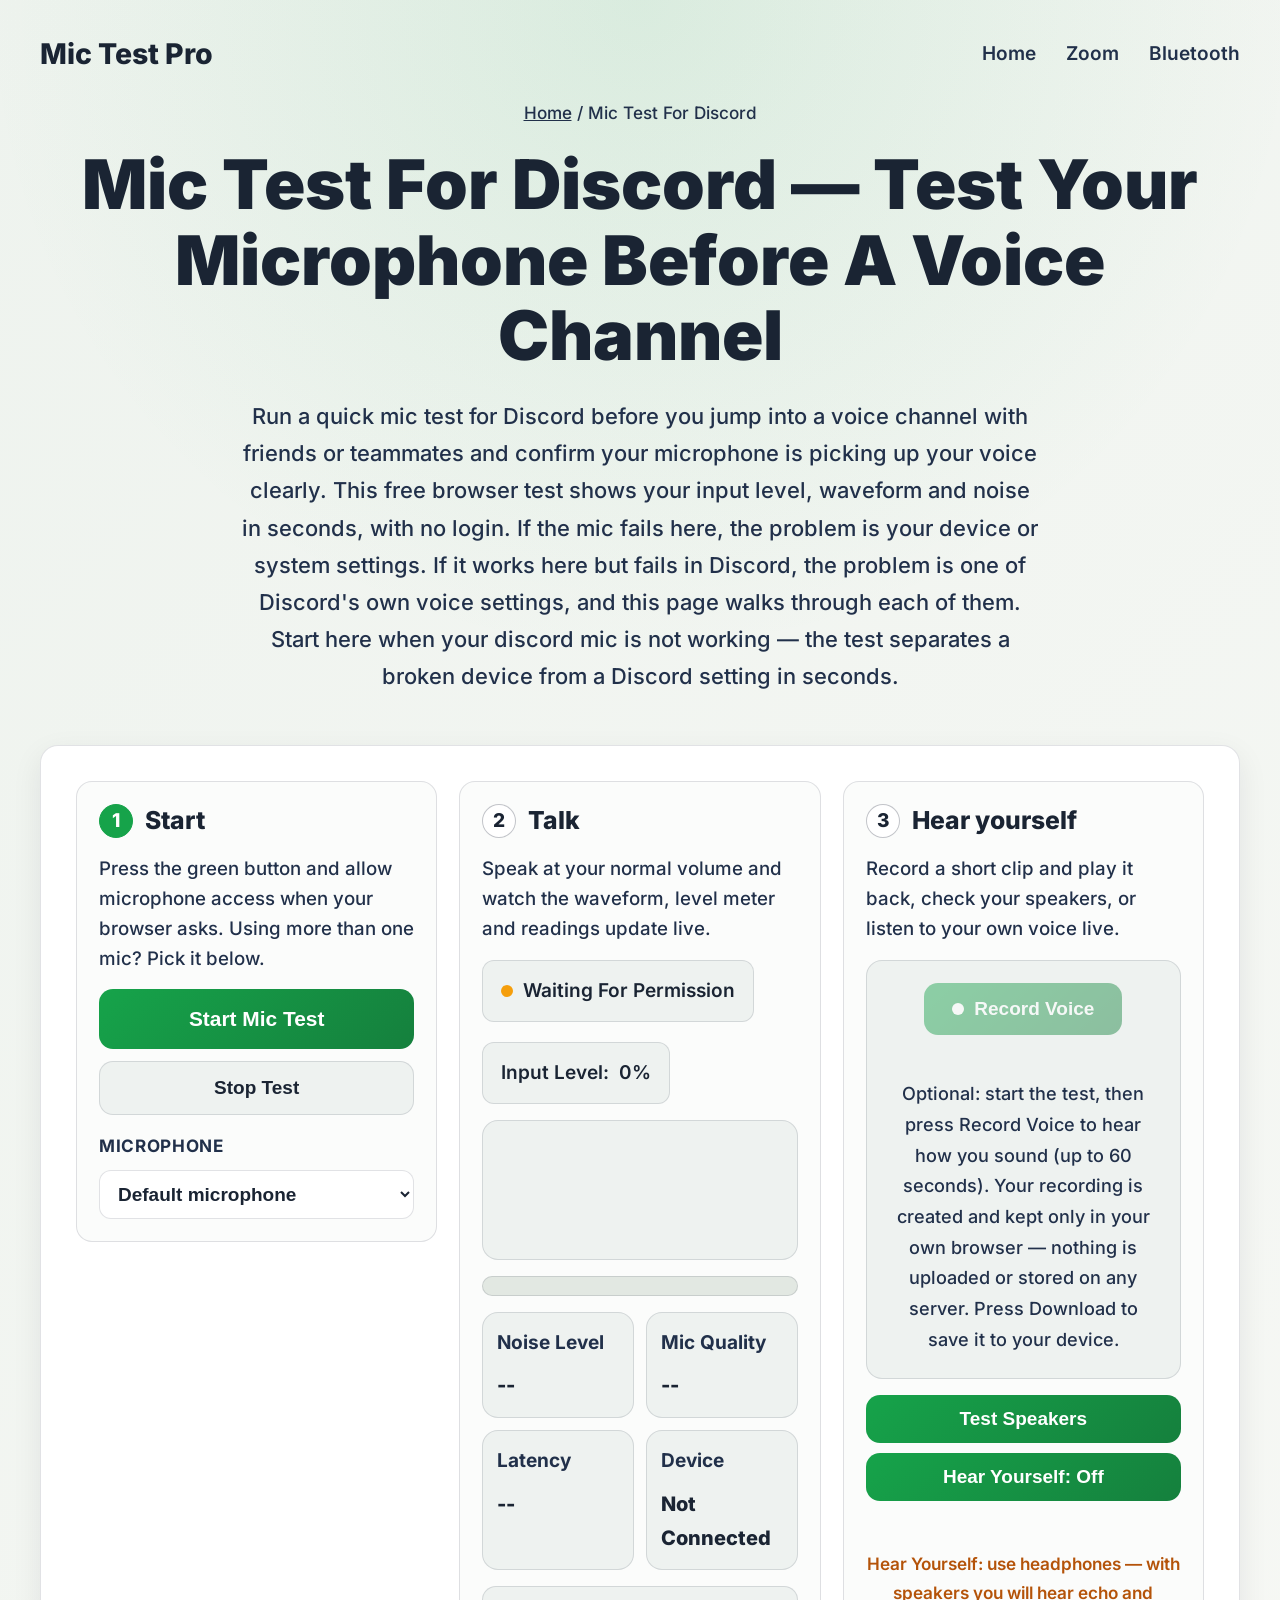
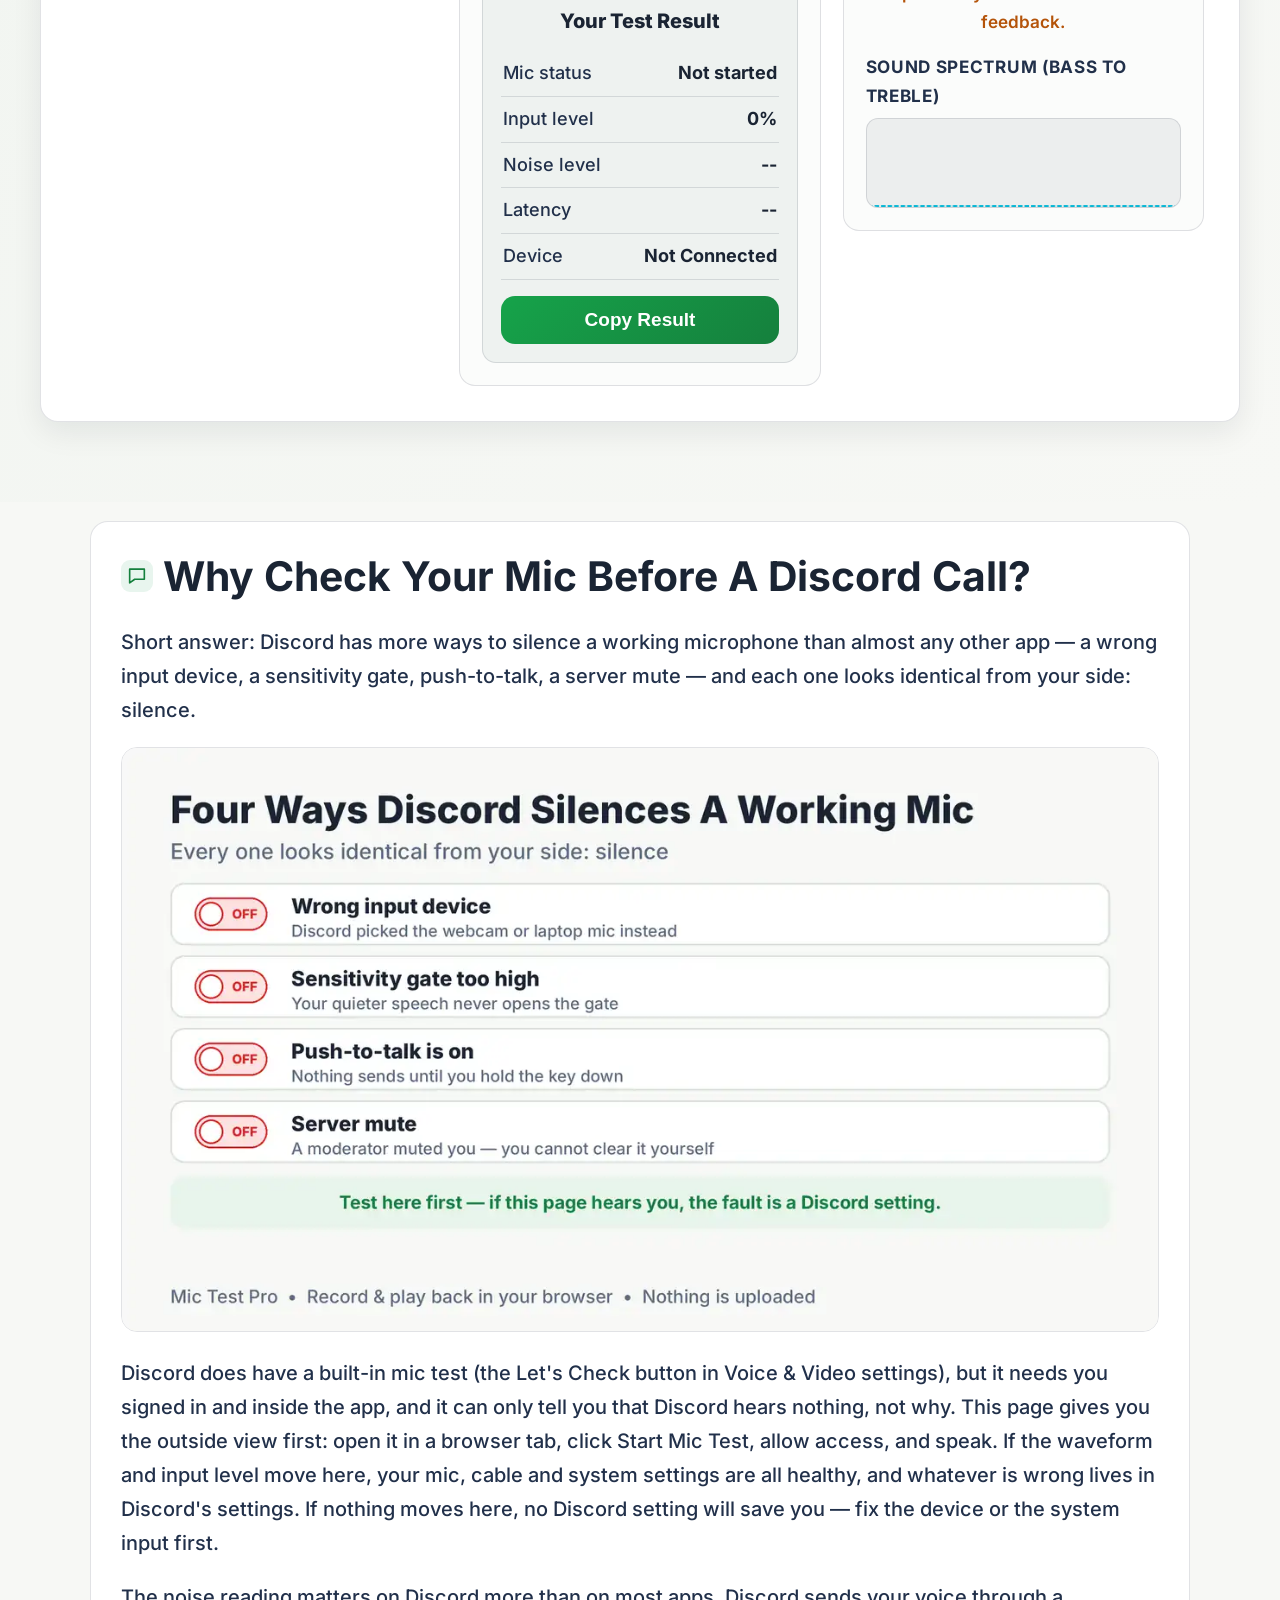
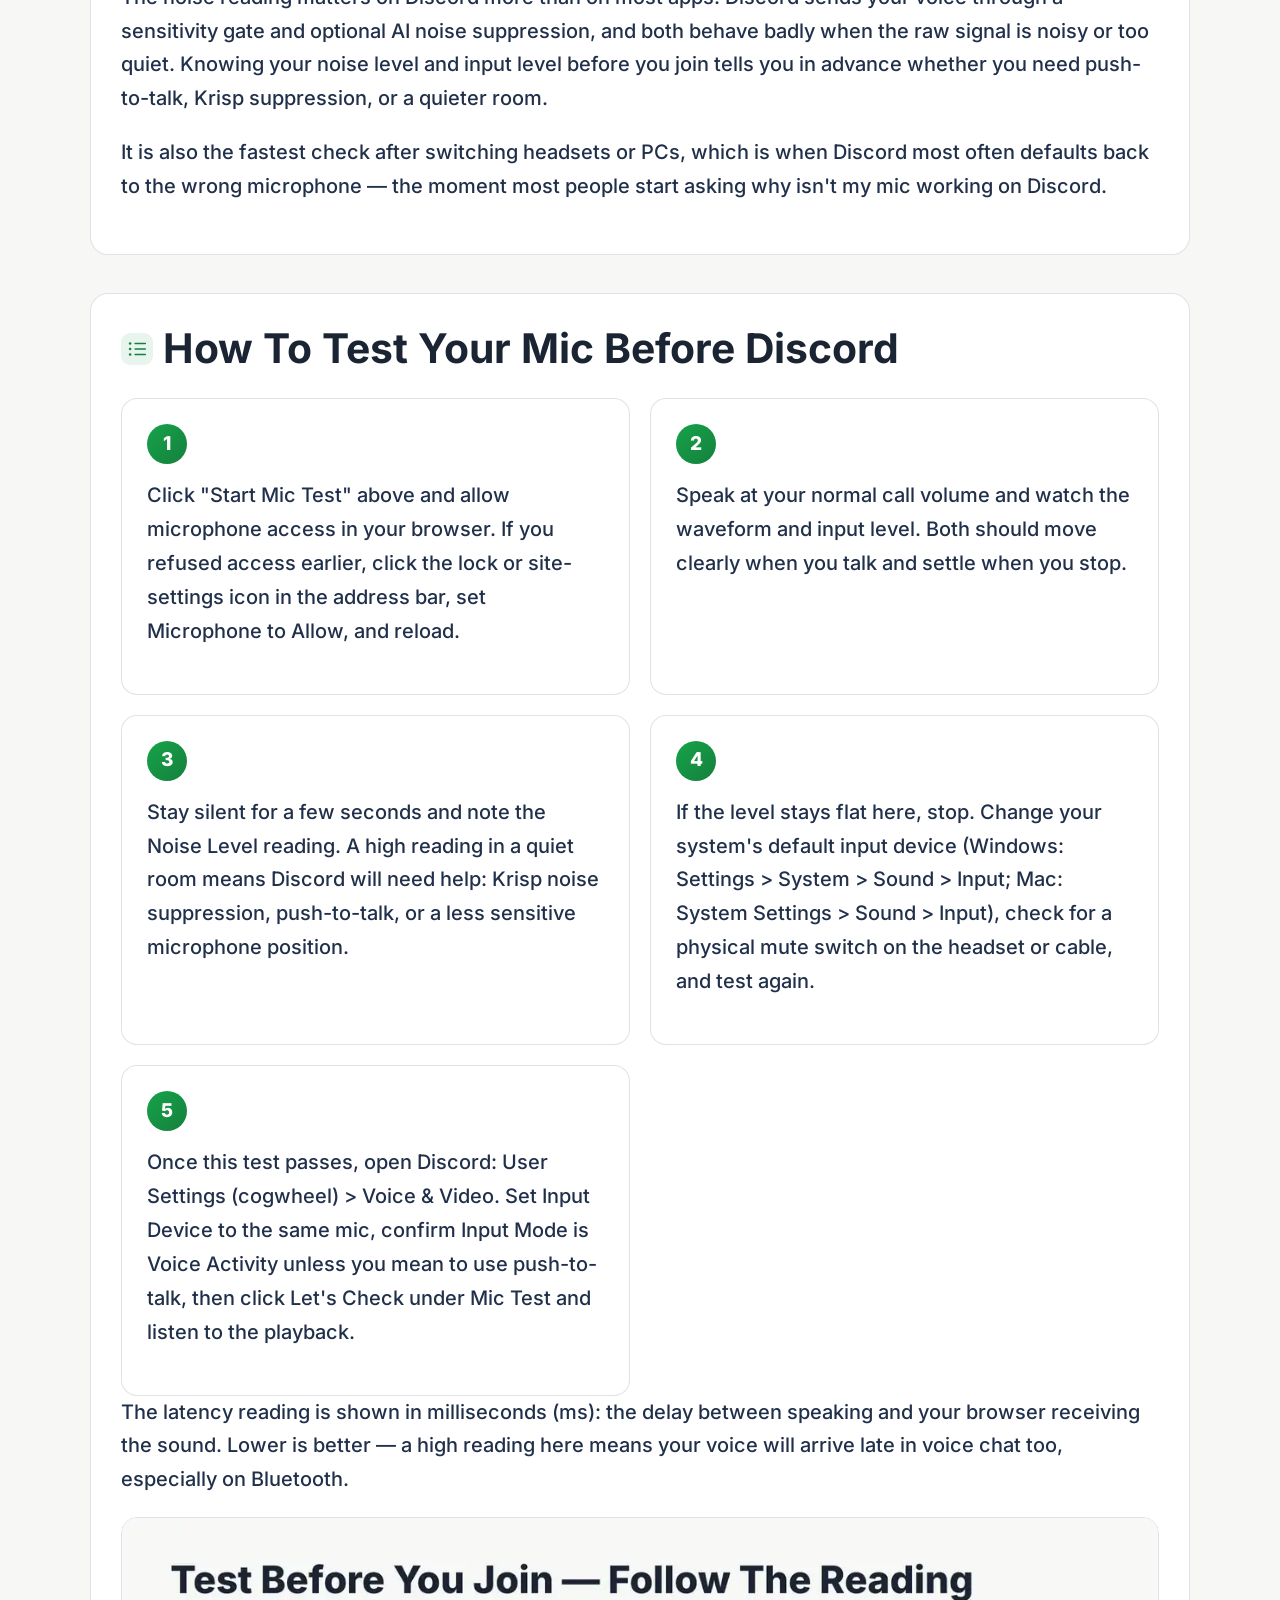
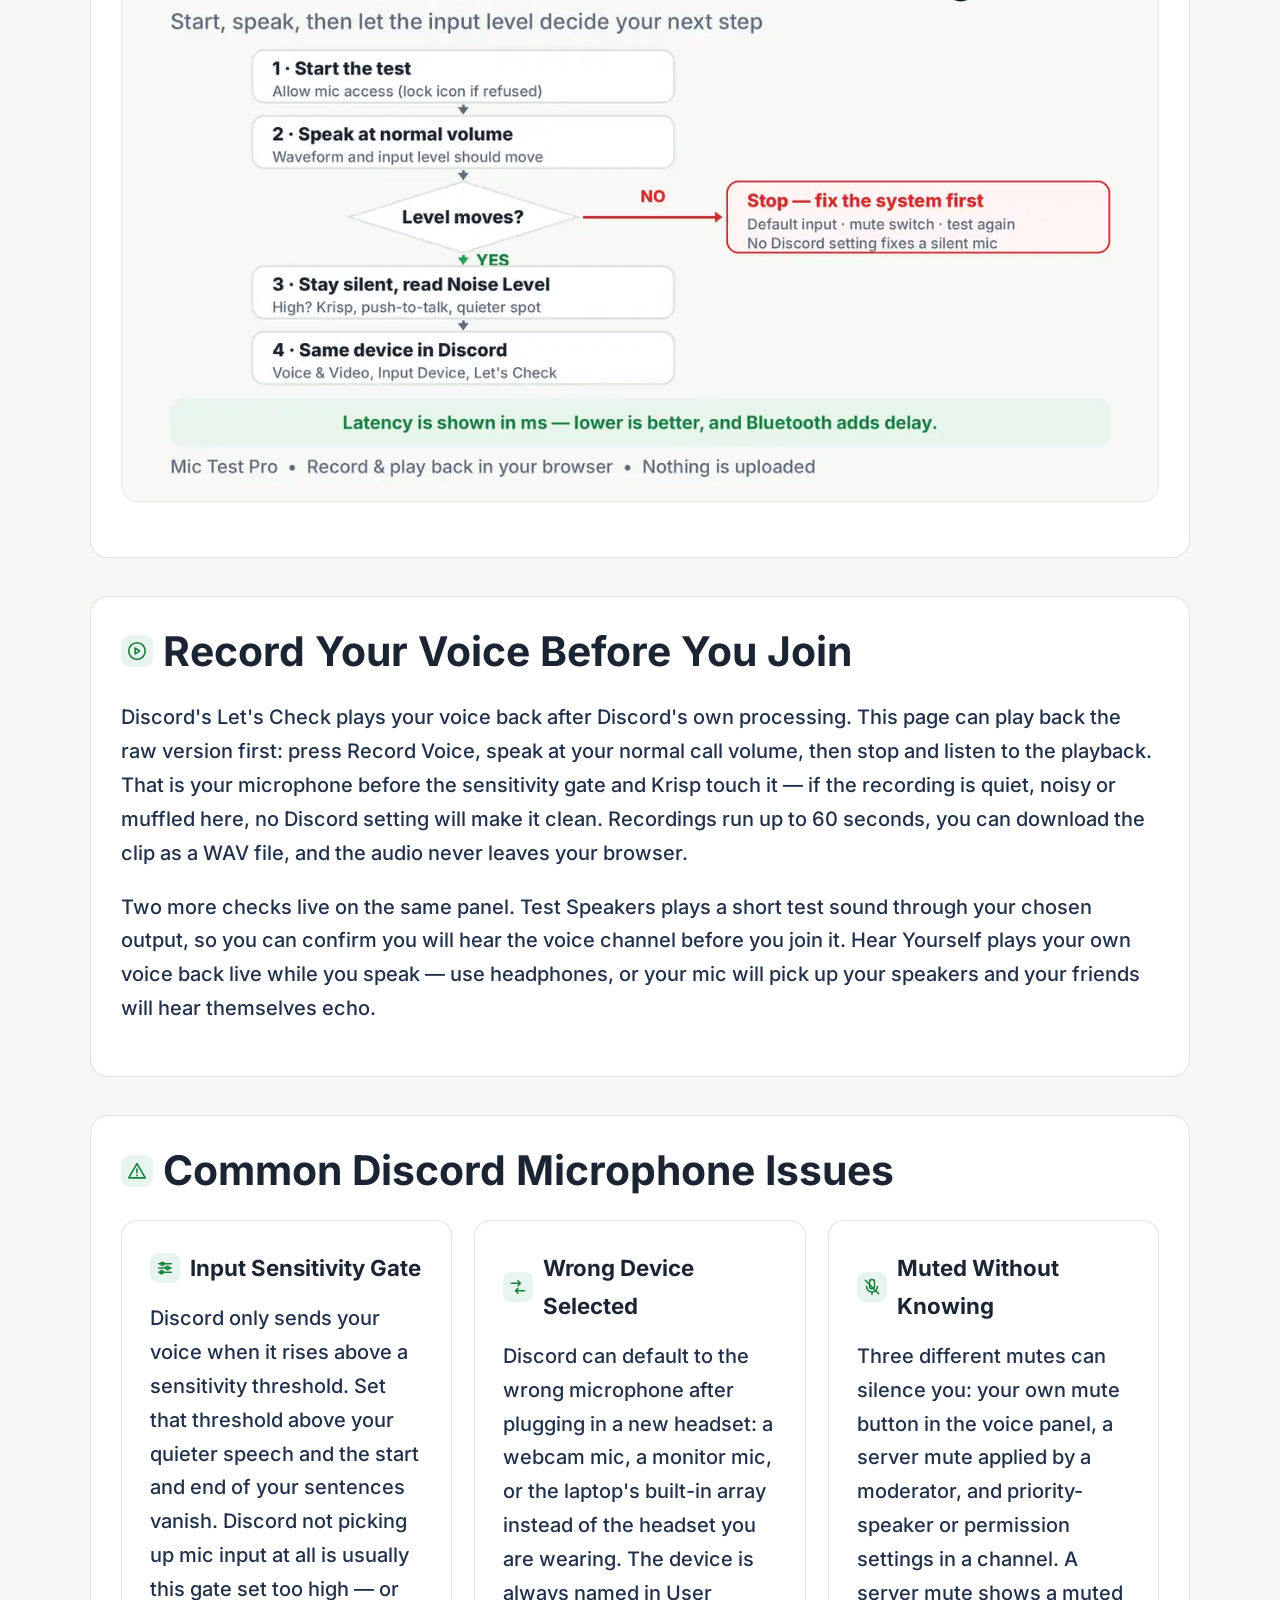
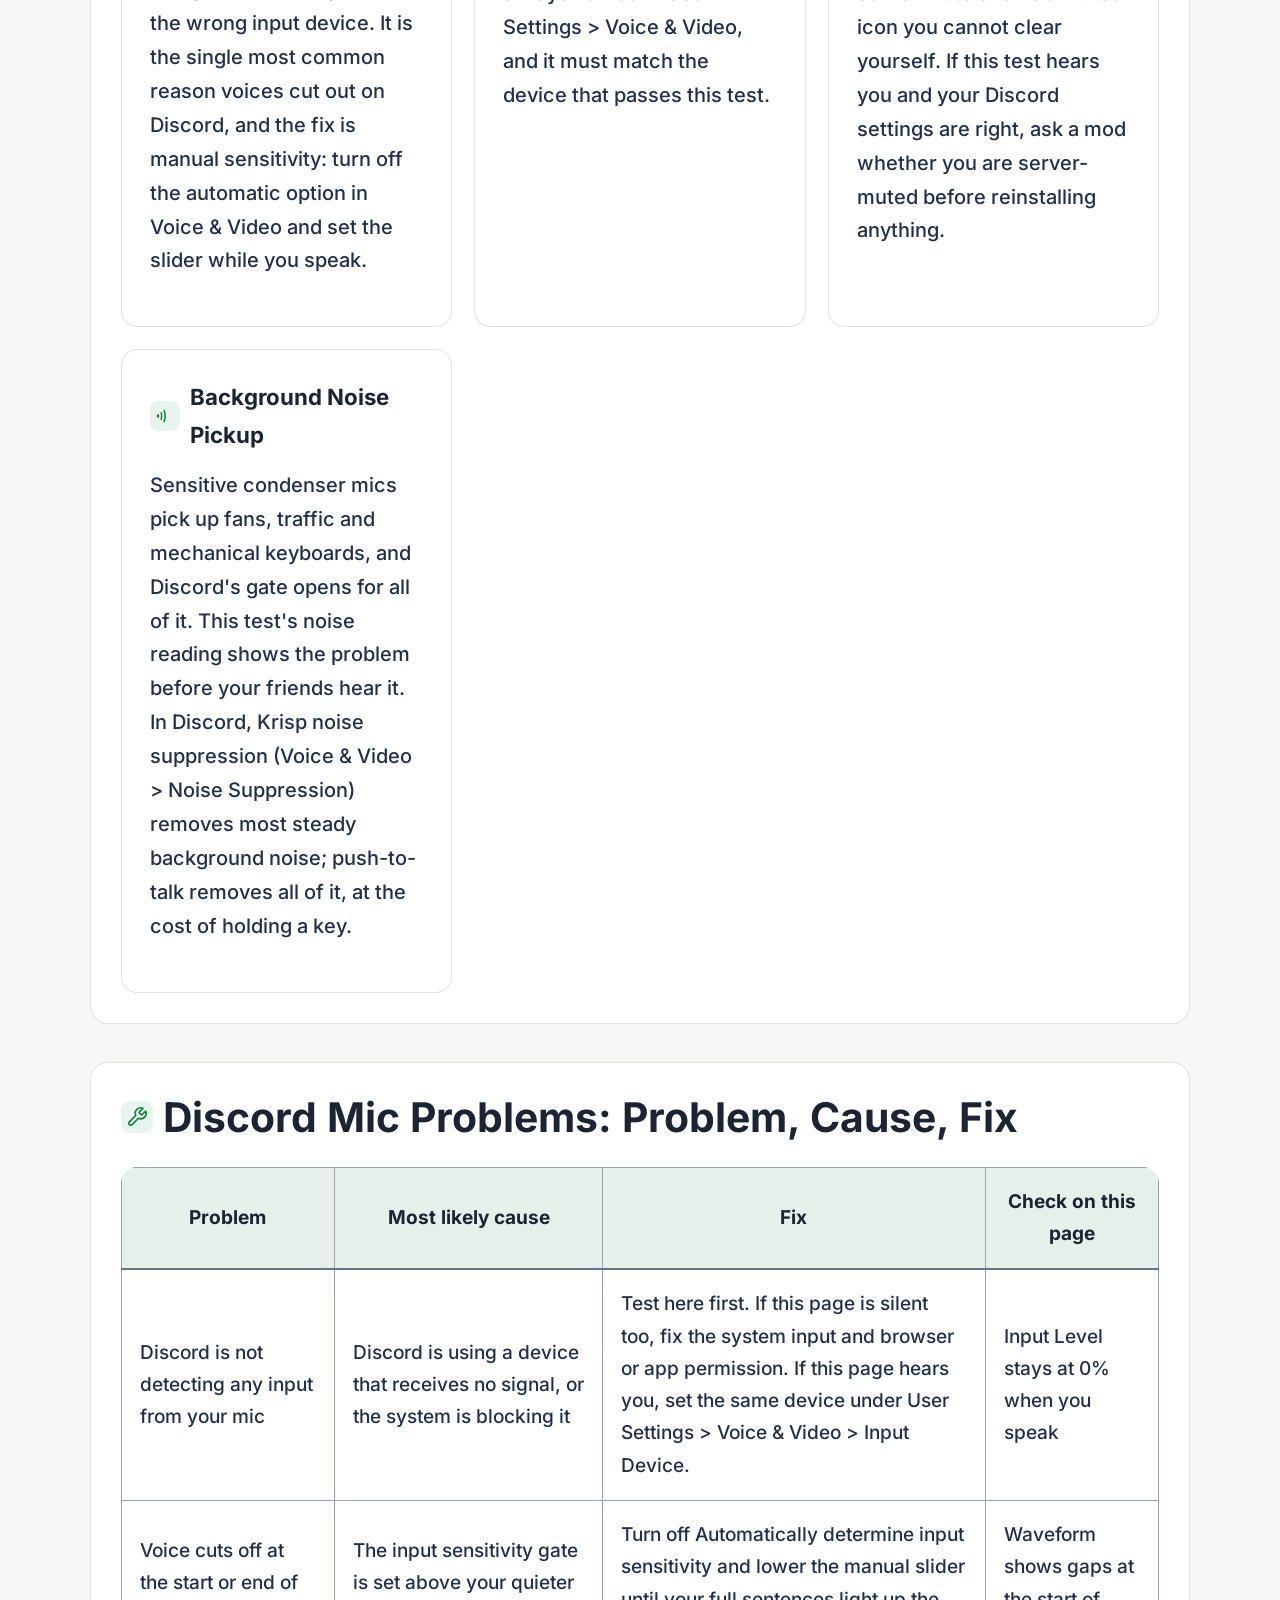
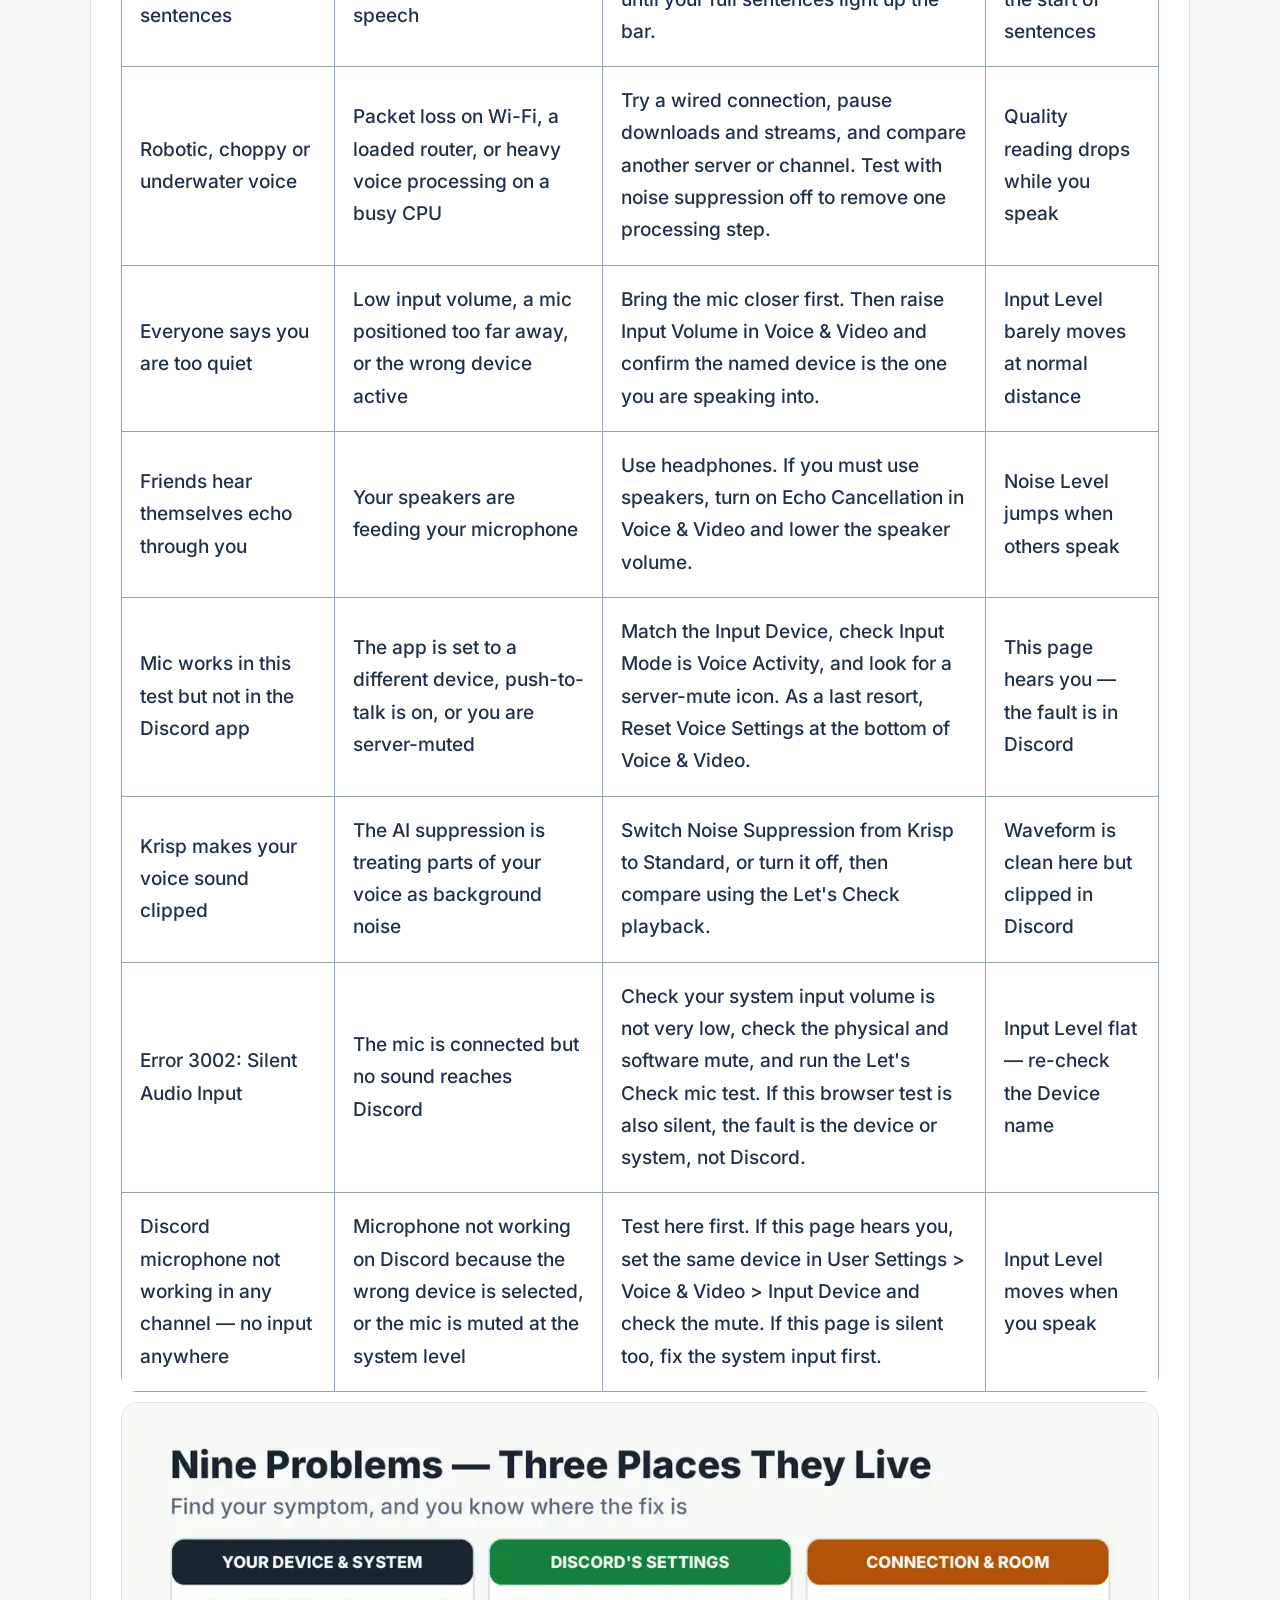
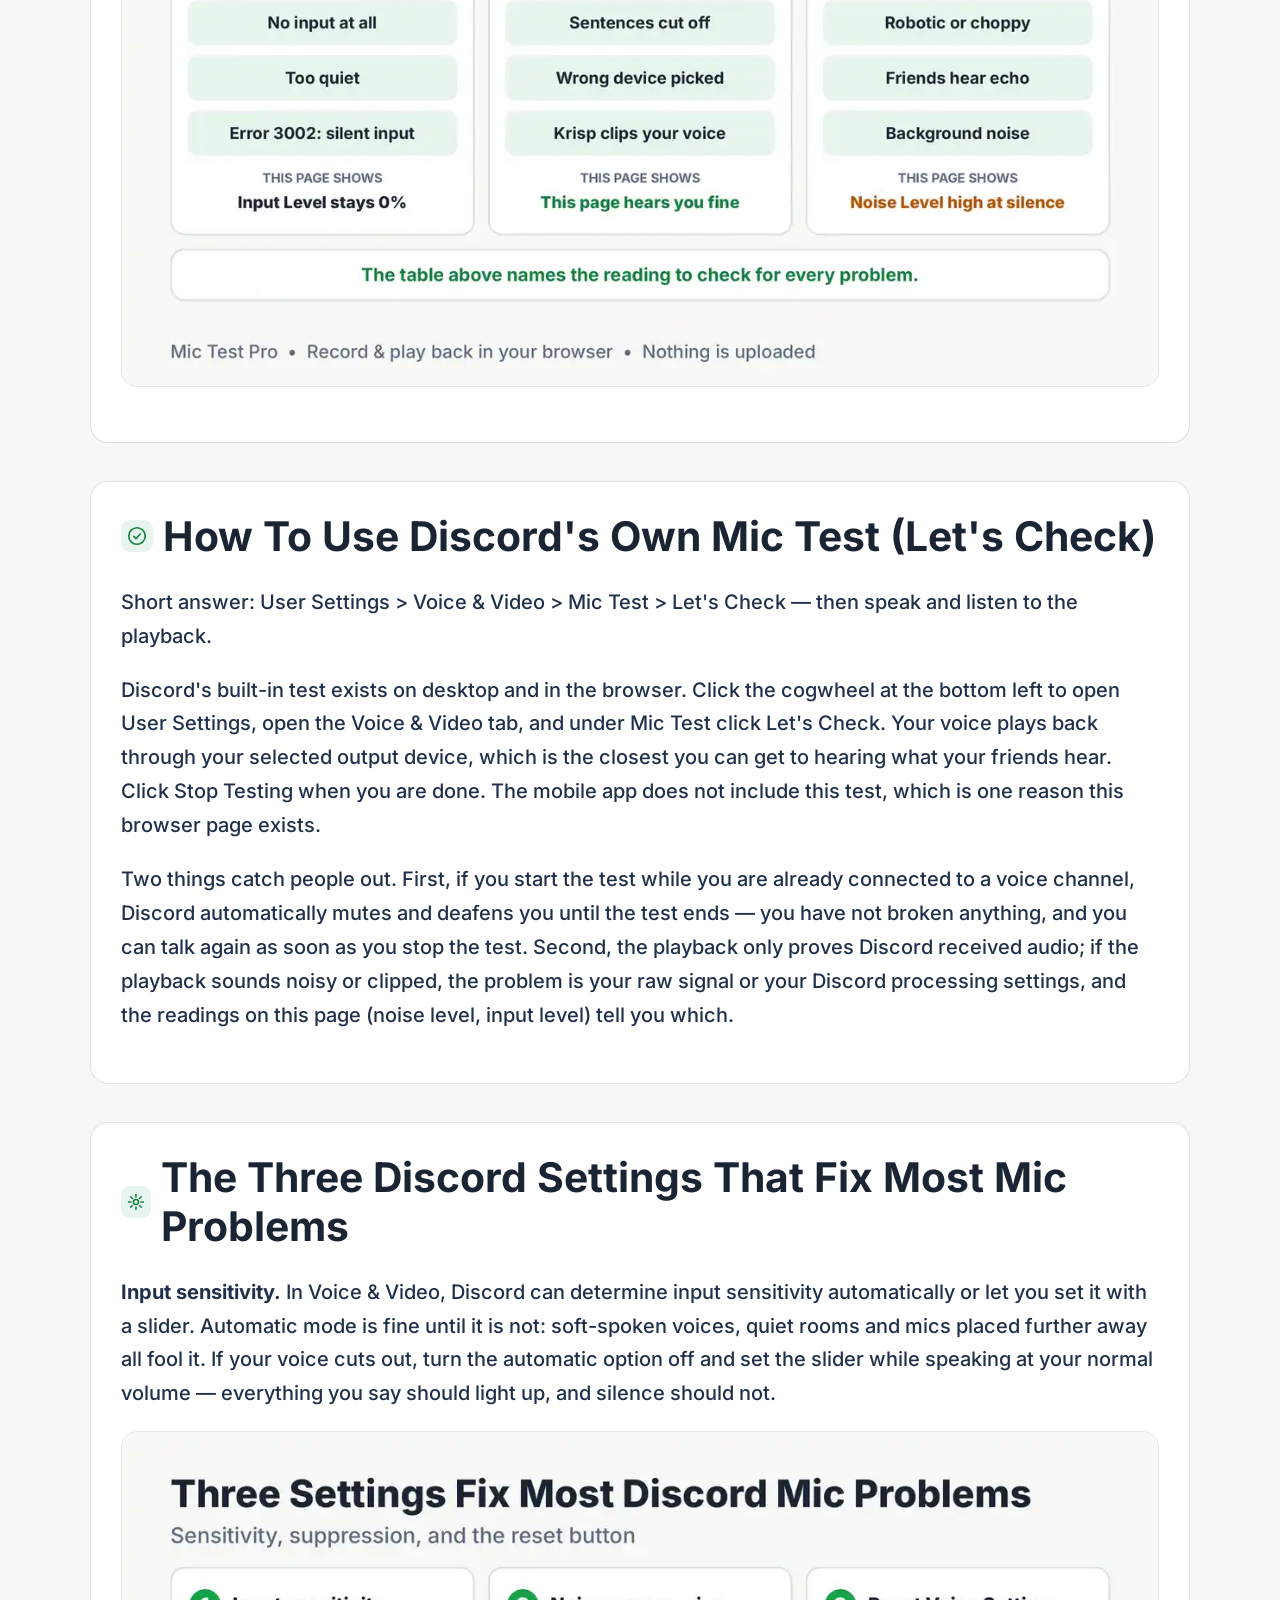
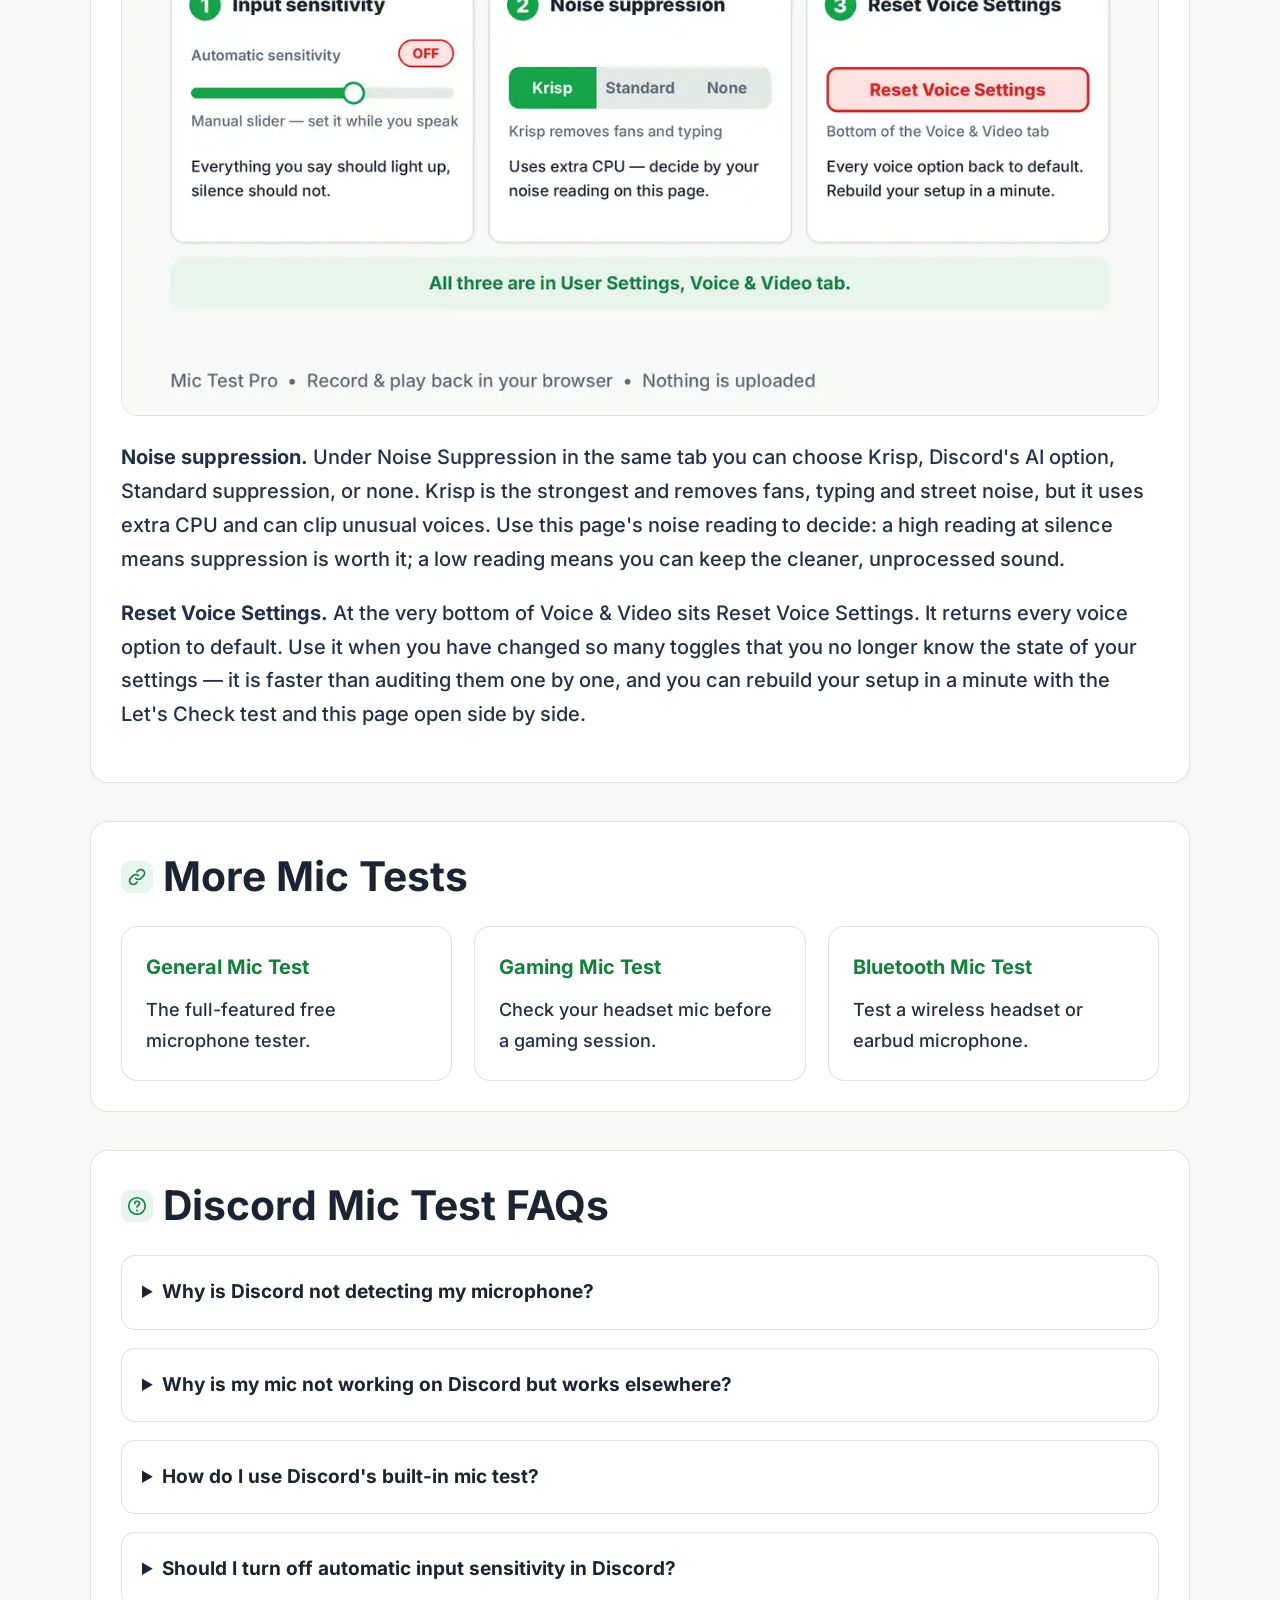
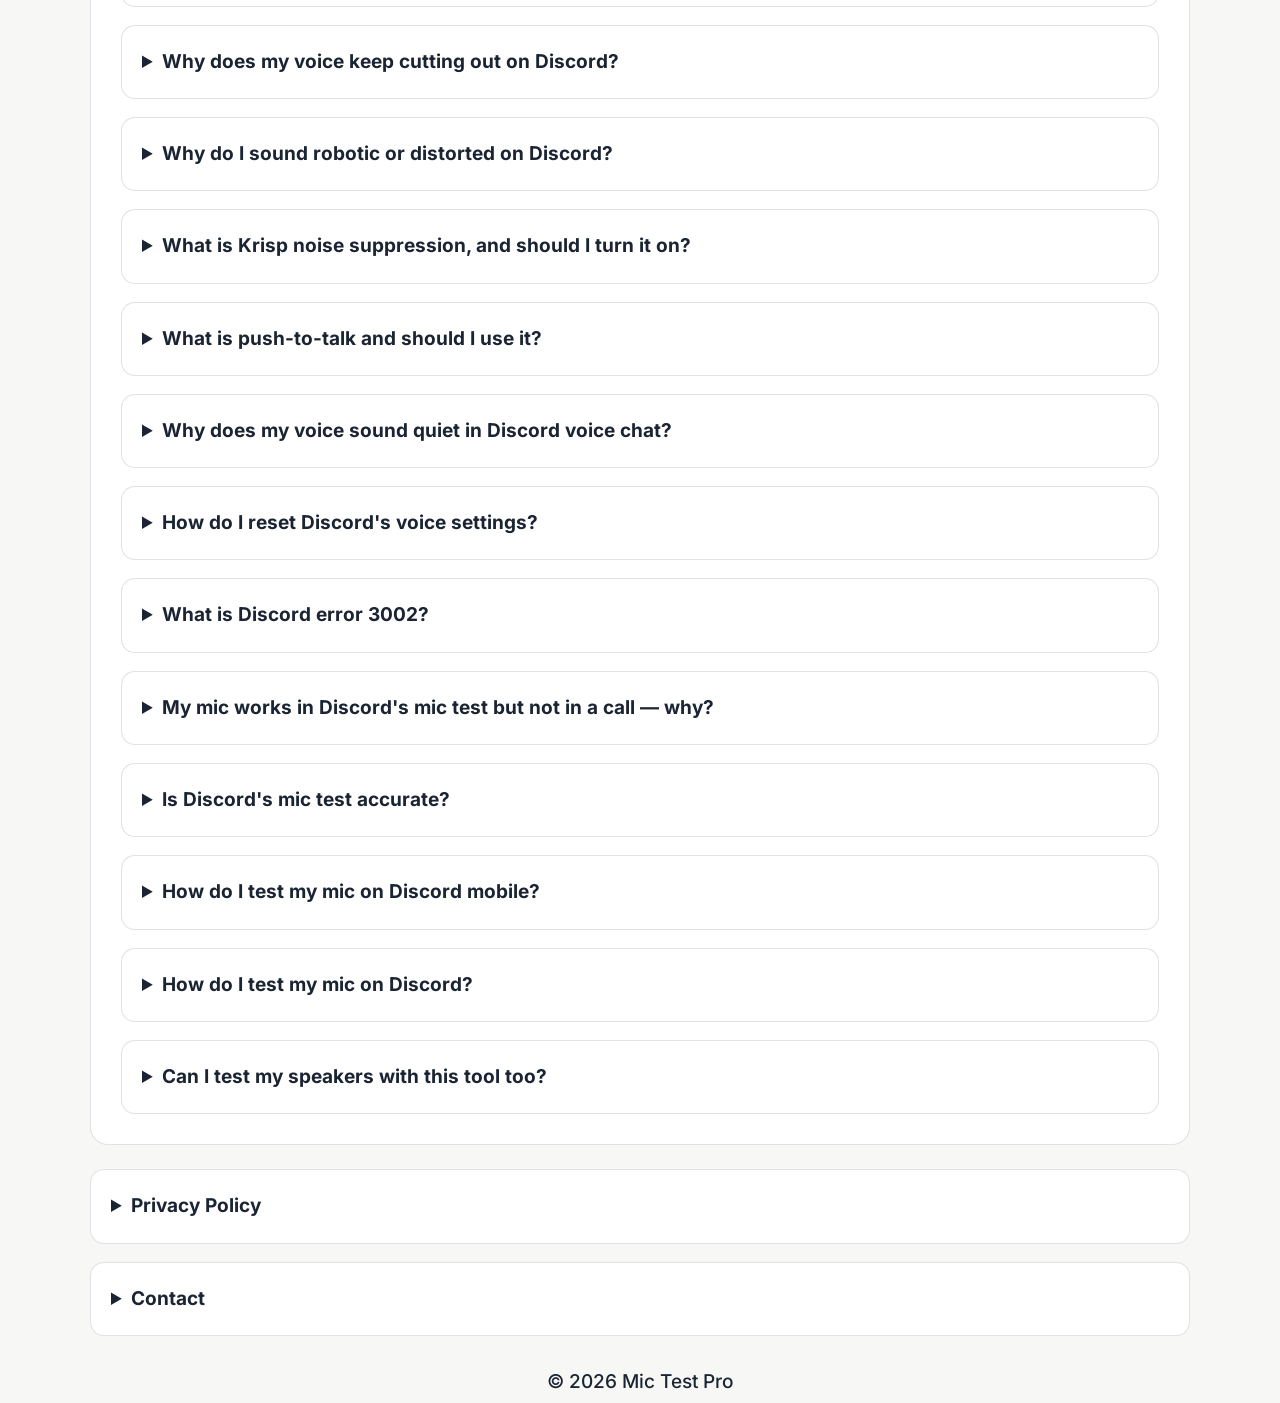
<file: mic-test-for-discord.html>
<!DOCTYPE html>
<html lang="en">
<head>
  <meta charset="UTF-8" />
  <meta name="viewport" content="width=device-width, initial-scale=1.0"/>

  <title>Mic Test For Discord – Check Your Mic Before A Voice Channel</title>

  <meta name="description" content="Discord mic not working? Free test for Discord — check your microphone input, noise level and voice quality before joining a voice channel, no download needed." />
  <meta name="keywords" content="mic test for discord, discord microphone test, discord mic not working" />
  <meta name="robots" content="index, follow"/>

  <link rel="canonical" href="https://testmics.com/mic-test-for-discord.html"/>
  <link rel="icon" type="image/svg+xml" href="favicon.svg"/>

  <meta property="og:type" content="website"/>
  <meta property="og:title" content="Mic Test For Discord – Check Your Mic Before A Voice Channel"/>
  <meta property="og:description" content="Discord mic not working? Free test for Discord — check your microphone input, noise level and voice quality before joining a voice channel, no download needed."/>
  <meta property="og:url" content="https://testmics.com/mic-test-for-discord.html"/>
  <meta property="og:image" content="https://testmics.com/images/discord-1-voice.webp"/>

  <meta name="twitter:card" content="summary"/>
  <meta name="twitter:title" content="Mic Test For Discord – Check Your Mic Before A Voice Channel"/>
  <meta name="twitter:description" content="Discord mic not working? Free test for Discord — check your microphone input, noise level and voice quality before joining a voice channel, no download needed."/>

  <style>
/* style.css inlined 2026-10-22 for PageSpeed (master copy: style.css in repo) */
/* Self-hosted Inter variable font (added 2026-10-22; replaces Google Fonts - no third-party request, no layout shift) */
@font-face{
  font-family:'Inter';
  src:url('fonts/inter-var.woff2') format('woff2');
  font-weight:400 900;
  font-style:normal;
  font-display:optional;
}

/* ===================================
   MIC TEST PRO — STYLE.CSS
=================================== */

*{
  margin:0;
  padding:0;
  box-sizing:border-box;
}

:root{

  --bg:#f7f8f5;
  --card:#ffffff;
  --card2:#eef2f0;
  --border:rgba(15,23,42,.12);
  --table-border:#94a3b8;

  --text:#1a2433;
  --text2:#21304a;

  --blue:#16a34a;
  --cyan:#15803d;
  --green:#16a34a;
  --red:#ef4444;
  --yellow:#b45309;

  --gradient:
  linear-gradient(
  135deg,
  #eef3ee 0%,
  #f7f8f5 100%
  );

  --radius:18px;

  --shadow:
  0 10px 30px rgba(15,23,42,.08);

}

/* Global text readability (2026-11-26): root 16px→17.5px so all rem text scales up,
   body weight 400→450, --text2 darkened #4a5a72→#2b3a52.
   Round 2 (2026-11-26): root 17.5px→19px, body weight 450→500, --text2 #2b3a52→#21304a;
   h1/h2 rem sizes trimmed slightly so headings stay proportionate at the larger root. */
html{
  scroll-behavior:smooth;
  font-size:19px;
}

body{

  font-family:
  'Inter',
  sans-serif;

  font-weight:500;

  background:
  var(--bg);

  color:
  var(--text);

  line-height:
  1.7;

  overflow-x:hidden;

}

/* =========================
   HERO
========================= */

.hero{

 min-height: auto;

  background:
  radial-gradient(
  circle at top,
  rgba(22,163,74,.10),
  transparent 30%
  ),
  var(--gradient);

  padding:
  30px 20px 80px;

}

/* =========================
   NAVBAR
========================= */

.topbar{

  max-width:1200px;

  margin:auto;

  display:flex;

  justify-content:
  space-between;

  align-items:center;

  margin-bottom:20px;

}

.logo{

  font-size:1.5rem;

  font-weight:800;

  color:#1a2433;

}

.nav-links{

  display:flex;

  gap:30px;

}

.nav-links a{

  color:var(--text2);

  text-decoration:none;

  transition:.3s;

  font-weight:600;

}

.nav-links a:hover{

  color:#1a2433;

}

/* =========================
   HERO CONTENT
========================= */

.hero-content{

  max-width:1000px;

  margin:auto;

  text-align:center;

}

.hero-content h1{

  font-size:3.6rem;

  line-height:1.1;

  margin-bottom:25px;

  font-weight:900;

}

.hero-text{

  max-width:800px;

  margin:auto;

  color:var(--text2);

  font-size:1.15rem;

  margin-bottom:50px;

}

/* =========================
   TOOL CARD
========================= */

.tool-card{

  background:
  #ffffff;

  border:
  1px solid var(--border);

  border-radius:
  var(--radius);

  padding:
  35px;

  box-shadow:
  var(--shadow);

  backdrop-filter:
  blur(10px);

}

.status-row{

  display:flex;

  justify-content:
  space-between;

  gap:20px;

  flex-wrap:wrap;

margin-bottom:25px;

}

.status-box{

  background:
  var(--card2);

  border:
  1px solid var(--border);

  padding:
  14px 18px;

  border-radius:
  12px;

  display:flex;

  align-items:center;

  gap:10px;

  color:#1a2433;

  font-weight:600;

}

.dot{

  width:12px;

  height:12px;

  border-radius:50%;

  background:var(--yellow);

  animation:pulse 1.5s infinite;

}

@keyframes pulse{

  0%{
    transform:scale(1);
    opacity:1;
  }

  50%{
    transform:scale(1.3);
    opacity:.7;
  }

  100%{
    transform:scale(1);
    opacity:1;
  }

}

/* =========================
   VISUALIZER
========================= */

.visualizer-wrap{

  background:
  #eef2f0;

  border-radius:
  16px;

  border:
  1px solid var(--border);

  padding:
  20px;

  margin-bottom:80px;

}

#visualizer{

  width:100%;

  height:140px;

  display:block;

}

/* =========================
   AUDIO METER
========================= */

.meter-wrap{

  margin-bottom:30px;

}

.meter-bar{

  width:100%;

  height:20px;

  background:
  #e2e8e2;

  border-radius:
  100px;

  overflow:hidden;

  border:
  1px solid var(--border);

}

.meter-fill{

  width:0%;

  height:100%;

  background:
  linear-gradient(
  90deg,
  var(--green),
  var(--cyan),
  var(--blue)
  );

  transition:
  width .1s linear;

}

/* =========================
   BUTTONS
========================= */

.tool-actions{

  display:flex;

  justify-content:center;

  gap:20px;

  margin-bottom:35px;

  flex-wrap:wrap;

}

.tool-actions button{

  border:none;

  padding:
  15px 28px;

  border-radius:
  14px;

  cursor:pointer;

  font-size:1rem;

  font-weight:700;

  transition:.3s;

}

#startBtn{

  background:
  linear-gradient(
  135deg,
  var(--blue),
  var(--cyan)
  );

  color:white;

}

#startBtn:hover{

  transform:
  translateY(-2px);

}

#stopBtn{

  background:
  #eef2f0;

  color:#1a2433;

  border:
  1px solid var(--border);

}

/* =========================
   INFO GRID
========================= */

.tool-grid{

  display:grid;

  grid-template-columns:
  repeat(4,1fr);

  gap:20px;

}

.info-card{

  background:
  var(--card2);

  border:
  1px solid var(--border);

  padding:
  22px;

  border-radius:
  16px;

}

.info-card h3{

  margin-bottom:10px;

  font-size:1rem;

  color:var(--text2);

}

.info-card p{

  font-size:1.2rem;

  font-weight:800;

}

/* =========================
   CONTENT
========================= */

.content-section{

padding: 5px 20px;
}

.container{

  max-width:1100px;

  margin:auto;

}

.content-section h2{

  font-size:2.15rem;

  margin-bottom:25px;

  line-height:1.2;

}

.content-section p{

  color:var(--text2);

  margin-bottom:20px;

  font-size:1.05rem;

}

/* =========================
   TOC
========================= */

.toc{

  background:
  var(--card);

  border:
  1px solid var(--border);

  border-radius:
  var(--radius);

  padding:
  30px;

}

.toc summary h2{

  display:inline;

  font-size:1.5rem;

}

.toc ul{

  margin-top:20px;

  display:grid;

  gap:15px;

}

.toc a{

  color:#15803d;

  text-decoration:none;

  transition:.3s;

}

.toc a:hover{

  color:#14532d;

}

/* =========================
   STEPS
========================= */

.steps{

  display:grid;

  grid-template-columns:
  repeat(2,1fr);

  gap:20px;

}

.step{

  background:
  var(--card);

  border:
  1px solid var(--border);

  border-radius:
  16px;

  padding:
  25px;

  transition:.3s;

}

.step:hover{

  transform:
  translateY(-2px);

  box-shadow:0 8px 20px rgba(22,163,74,.12);

  border-color:
  rgba(22,163,74,.45);

}

.step span{

  width:40px;

  height:40px;

  border-radius:50%;

  display:flex;

  align-items:center;

  justify-content:center;

  margin-bottom:15px;

  background:
  linear-gradient(
  135deg,
  var(--blue),
  var(--cyan)
  );

  font-weight:800;

  color:#fff;

}

/* =========================
   FEATURES
========================= */

.feature-grid{

  display:grid;

  grid-template-columns:
  repeat(3,1fr);

  gap:22px;

}

.feature-card{

  background:
  var(--card);

  border:
  1px solid var(--border);

  border-radius:
  16px;

  padding:
  28px;

  transition:.3s;

}

.feature-card:hover{

  transform:
  translateY(-2px);

  box-shadow:0 8px 20px rgba(22,163,74,.12);

  border-color:
  rgba(22,163,74,.45);

}
.step-card{

transition: .3s;

}
.step-card:hover{

transform:
translateY(-2px);

  box-shadow:0 8px 20px rgba(22,163,74,.12);

border-color:
rgba(22,163,74,.45);

}

.feature-card h3{

  margin-bottom:15px;

}

/* =========================
   BENEFITS
========================= */

.benefit-list{

  display:grid;

  gap:18px;

  padding-left:20px;

}

.benefit-list li{

  color:var(--text2);

}

/* =========================
   TABLE
   Lines highlighted (2026-11-26): cell borders use --table-border
   (medium slate #94a3b8) instead of the faint --border, and the
   header row gets a green-tinted background + stronger bottom line.
========================= */

table{

  width:100%;

  border-collapse:
  collapse;

  overflow:hidden;

  border-radius:
  16px;

}

table th,
table td{

  padding:
  18px;

  border:
  1px solid var(--table-border);

}

table th{

  background:
  #e6efe9;

  border-bottom:
  2px solid #64748b;

}

table td{

  background:
  var(--card);

  color:var(--text2);

}

/* Mobile: wide tables scroll sideways inside their card instead of overflowing the page (2026-11-26) */
@media(max-width:700px){

  table{

    display:block;

    overflow-x:auto;

    -webkit-overflow-scrolling:touch;

  }

}

/* =========================
   FAQ
========================= */

.faq{

  display:grid;

  gap:18px;

}

details{

  background:
  var(--card);

  border:
  1px solid var(--border);

  border-radius:
  14px;

  padding:
  20px;

  transition:.3s;

}

details:hover{

  transform:
  translateY(-2px);

  box-shadow:0 8px 20px rgba(22,163,74,.12);

  border-color:
  rgba(22,163,74,.45);

}

.page-img{

  width:100%;

  height:auto;

  display:block;

  border:
  1px solid var(--border);

  border-radius:
  16px;

  margin:
  10px 0 25px;

}

.h2-icon{

  width:24px;

  height:24px;

  vertical-align:-4px;

  margin-right:10px;

}

summary{

  cursor:pointer;

  font-weight:700;

}

details p{

  margin-top:15px;

}

/* =========================
   AFFILIATE
========================= */

.affiliate-card{

  text-decoration:none;

  color:#1a2433;

}

/* =========================
   FOOTER
========================= */

.footer{

  padding:
  20px 20px;
  border-top:
  1px solid var(--border);

  text-align:center;

}

.footer-links{

  display:flex;

  justify-content:center;

  gap:25px;

  flex-wrap:wrap;

  margin-bottom:20px;

}

.footer-links a{

  color:var(--text2);

  text-decoration:none;

}

/* =========================
   RESPONSIVE
========================= */

@media(max-width:900px){

  .hero-content h1{

    font-size:2.5rem;

  }

  .tool-grid{

    grid-template-columns:
    repeat(2,1fr);

  }

  .feature-grid{

    grid-template-columns:
    1fr;

  }

}

@media(max-width:700px){

  .topbar{

    flex-direction:column;

    gap:20px;

  }

  .nav-links{

    flex-wrap:wrap;

    justify-content:center;

    gap:16px;

  }

  .hero-content h1{

    font-size:2.05rem;

  }

  .steps{

    grid-template-columns:
    1fr;

  }

  .tool-grid{

    grid-template-columns:
    1fr;

  }

  .tool-card{

    padding:22px;

  }

  .content-section h2{

    font-size:1.7rem;

  }

}

.footer-bottom{

  text-align:center;

  width:100%;
   margin-top: 30px;

}

/* =========================
   RELATED / INTERNAL LINKS
========================= */

.related-grid{

  display:grid;

  grid-template-columns:
  repeat(3,1fr);

  gap:22px;

}

.related-card{

  background:var(--card);

  border:1px solid var(--border);

  border-radius:16px;

  padding:24px;

  text-decoration:none;

  color:#1a2433;

  display:block;

  transition:.3s;

}

.related-card:hover{

  transform:translateY(-2px);

  box-shadow:0 8px 20px rgba(22,163,74,.12);

  border-color:rgba(22,163,74,.45);

}

.related-card h3{

  margin-bottom:10px;

  color:var(--cyan);

  font-size:1.05rem;

}

.related-card p{

  color:var(--text2);

  font-size:.95rem;

  margin-bottom:0;

}

.breadcrumb{

  color:var(--text2);

  font-size:.9rem;

  margin-bottom:20px;

}

.breadcrumb a{

  color:var(--text2);

}

@media(max-width:900px){

  .related-grid{

    grid-template-columns:1fr;

  }

}

/* Accessibility utility: visually hidden heading text (added 2026-10-22 for heading-order fix) */
.sr-only{
  position:absolute;
  width:1px;
  height:1px;
  padding:0;
  margin:-1px;
  overflow:hidden;
  clip:rect(0,0,0,0);
  white-space:nowrap;
  border:0;
}

/* In-content text links (added 2026-10-22): bare paragraph/list/table links had no colour rule
   and rendered in the browser-default blue #0000ee (2.09:1 on the dark background).
   :where() keeps this weaker than the nav, TOC, breadcrumb and footer link rules. */
:where(.content-section) p a,
:where(.content-section) li a,
:where(.content-section) td a{
  color:var(--cyan);
  text-decoration:underline;
}

/* =========================
   RECORD / PLAYBACK / DOWNLOAD
   (added 2026-11-26)
========================= */

.record-panel{

  background:
  var(--card2);

  border:
  1px solid var(--border);

  border-radius:
  16px;

  padding:
  22px;

  margin-bottom:
  35px;

}

.record-row{

  display:flex;

  align-items:center;

  justify-content:center;

  gap:16px;

  flex-wrap:wrap;

  margin-bottom:16px;

}

#recordBtn{

  display:inline-flex;

  align-items:center;

  justify-content:center;

  gap:10px;

  border:none;

  padding:
  15px 28px;

  border-radius:
  14px;

  cursor:pointer;

  font-size:1rem;

  font-weight:700;

  transition:.3s;

  background:
  linear-gradient(
  135deg,
  var(--blue),
  var(--cyan)
  );

  color:white;

  min-height:52px;

}

#recordBtn:hover:not(:disabled){

  transform:
  translateY(-2px);

}

#recordBtn:disabled{

  opacity:.45;

  cursor:not-allowed;

}

.record-dot{

  width:12px;

  height:12px;

  border-radius:50%;

  background:white;

  flex:none;

}

#recordBtn.recording .record-dot{

  animation:pulse 1s infinite;

}

.record-timer{

  font-size:1.15rem;

  font-weight:800;

  color:var(--red);

  font-variant-numeric:
  tabular-nums;

}

.record-status{

  color:var(--cyan);

  font-size:.95rem;

  font-weight:600;

  text-align:center;

  min-height:1.6em;

  margin-bottom:16px;

}

.record-status:empty{

  margin-bottom:0;

}

.playback-wrap{

  display:flex;

  flex-direction:column;

  gap:14px;

  align-items:center;

  margin-bottom:16px;

}

.playback-wrap[hidden]{

  display:none;

}

.playback-wrap audio{

  width:100%;

  max-width:520px;

}

.download-btn{

  display:inline-flex;

  align-items:center;

  justify-content:center;

  padding:
  13px 26px;

  border-radius:
  14px;

  background:
  linear-gradient(
  135deg,
  var(--green),
  var(--cyan)
  );

  color:white;

  font-weight:700;

  text-decoration:none;

  transition:.3s;

  min-height:48px;

}

.download-btn:hover{

  transform:
  translateY(-2px);

}

.record-note{

  color:var(--text2);

  font-size:.95rem;

  text-align:center;

  max-width:640px;

  margin:auto;

}

@media(max-width:700px){

  .record-panel{

    padding:18px;

  }

  #recordBtn{

    width:100%;

  }

  .download-btn{

    width:100%;

  }

}

/* =========================
   EXTRA TOOL FEATURES
   (added 2026-11-26)
   Speaker test, mic select,
   hear-yourself monitor,
   spectrum, result summary
========================= */

.extras-panel{

  background:
  var(--card2);

  border:
  1px solid var(--border);

  border-radius:
  16px;

  padding:
  22px;

  margin-bottom:
  35px;

}

.extras-row{

  display:flex;

  align-items:center;

  justify-content:center;

  gap:14px;

  flex-wrap:wrap;

  margin-bottom:16px;

}

.extras-label{

  color:var(--text2);

  font-size:.9rem;

  font-weight:700;

  letter-spacing:.04em;

  text-transform:uppercase;

}

.mic-select{

  background:var(--card);

  color:var(--text);

  border:
  1px solid var(--border);

  border-radius:12px;

  padding:12px 14px;

  font-size:1rem;

  font-weight:600;

  min-height:48px;

  max-width:100%;

  cursor:pointer;

}

.extras-btn{

  display:inline-flex;

  align-items:center;

  justify-content:center;

  gap:10px;

  border:none;

  padding:
  13px 26px;

  border-radius:
  14px;

  cursor:pointer;

  font-size:1rem;

  font-weight:700;

  transition:.3s;

  background:
  linear-gradient(
  135deg,
  var(--blue),
  var(--cyan)
  );

  color:white;

  min-height:48px;

}

.extras-btn:hover:not(:disabled){

  transform:
  translateY(-2px);

}

.extras-btn:disabled{

  opacity:.45;

  cursor:not-allowed;

}

.monitor-btn.on{

  background:
  linear-gradient(
  135deg,
  var(--green),
  var(--cyan)
  );

}

.extras-status{

  color:var(--cyan);

  font-size:.95rem;

  font-weight:600;

  text-align:center;

  min-height:1.6em;

  margin-bottom:10px;

}

.extras-status:empty{

  margin-bottom:0;

  min-height:0;

}

.monitor-warning{

  color:var(--yellow);

  font-size:.9rem;

  font-weight:600;

  text-align:center;

  margin-bottom:18px;

}

.spectrum-wrap{

  display:flex;

  flex-direction:column;

  gap:8px;

  margin-bottom:20px;

}

#spectrumCanvas{

  width:100%;

  height:90px;

  background:rgba(15,23,42,.06);

  border:
  1px solid var(--border);

  border-radius:12px;

}

.summary-card{

  background:var(--card);

  border:
  1px solid var(--border);

  border-radius:14px;

  padding:18px;

}

.summary-title{

  font-size:1.05rem;

  font-weight:800;

  text-align:center;

  margin-bottom:12px;

}

.summary-row{

  display:flex;

  justify-content:space-between;

  gap:16px;

  padding:7px 2px;

  border-bottom:
  1px solid var(--border);

  color:var(--text2);

  font-size:.95rem;

}

.summary-row span:last-child{

  color:var(--text);

  font-weight:700;

  text-align:right;

  overflow-wrap:anywhere;

}

.summary-card .extras-row{

  margin-top:16px;

  margin-bottom:6px;

}

@media(max-width:700px){

  .extras-panel{

    padding:18px;

  }

  .extras-btn{

    width:100%;

  }

  .mic-select{

    width:100%;

  }

  .extras-row .extras-label{

    width:100%;

    text-align:center;

  }

}

/* === V4: MicChecker-style 3-step tool (scoped overrides) === */
.hero-content{max-width:1200px}
.mc-steps{display:grid;grid-template-columns:repeat(3,1fr);gap:22px;text-align:left;align-items:start}
.mc-step{background:#fbfcfb;border:1px solid var(--border);border-radius:16px;padding:22px;display:flex;flex-direction:column;gap:16px}
.mc-step-head{display:flex;align-items:center;gap:12px}
.mc-num{width:34px;height:34px;border-radius:50%;background:#ffffff;border:1.5px solid rgba(15,23,42,.25);color:#1a2433;font-weight:800;display:flex;align-items:center;justify-content:center;flex:none;font-size:1rem}
.mc-step:first-child .mc-num{background:#16a34a;border-color:#16a34a;color:#fff}
.mc-step-head h3{font-size:1.3rem;font-weight:800;color:#1a2433;line-height:1.2}
.mc-step-sub{color:var(--text2);font-size:.98rem;line-height:1.6}
.mc-step .status-row{margin-bottom:0}
.mc-step .visualizer-wrap{margin-bottom:0;padding:14px}
.mc-step #visualizer{height:110px}
.mc-step .meter-wrap{margin-bottom:0}
.mc-step .tool-actions{margin-bottom:0;flex-direction:column;align-items:stretch;gap:12px}
.mc-step #startBtn{width:100%;padding:18px 28px;font-size:1.1rem}
.mc-step #stopBtn{width:100%}
.mc-step .record-panel{margin-bottom:0}
.mc-step .extras-row{margin-bottom:0;flex-direction:column;align-items:stretch;gap:10px}
.mc-step .extras-label{text-align:left}
.mc-step .mic-select{width:100%}
.mc-step .extras-btn{width:100%}
.mc-step .extras-status{margin-bottom:0}
.mc-step .monitor-warning{margin-bottom:0}
.mc-step .spectrum-wrap{margin-bottom:0}
.mc-step .tool-grid{grid-template-columns:repeat(2,1fr);gap:12px}
.mc-step .info-card{padding:14px}
.mc-step .info-card p{font-size:1.05rem}
.mc-step .summary-card{background:var(--card2)}
.dot{background:#f59e0b}
@media(max-width:900px){.mc-steps{grid-template-columns:1fr}}
/* === V4: card hover (subtle, green-matching) === */
.info-card,.affiliate-card,.summary-card,.mc-step{transition:.2s}
.info-card:hover,.affiliate-card:hover,.summary-card:hover,.mc-step:hover{border-color:rgba(22,163,74,.45);transform:translateY(-2px);box-shadow:0 8px 20px rgba(22,163,74,.12)}

/* === V4: article section cards (main only; footer excluded) === */
main .content-section > .container{
  background:#ffffff;
  border:1px solid var(--border);
  border-radius:18px;
  padding:30px;
  margin-top:14px;
  margin-bottom:14px;
  transition:.2s;
}
main .content-section > .container:hover{
  border-color:rgba(22,163,74,.45);
  transform:translateY(-2px);
  box-shadow:0 8px 20px rgba(22,163,74,.12);
}
.benefit-list{list-style:none;padding-left:0}
.benefit-list li{
  background:#f1f5fb;
  border:1px solid var(--border);
  border-radius:12px;
  padding:14px 18px;
  transition:.2s;
}
.benefit-list li:hover{
  border-color:rgba(22,163,74,.45);
  transform:translateY(-2px);
  box-shadow:0 8px 20px rgba(22,163,74,.12);
}
@media(max-width:700px){
  main .content-section > .container{padding:20px 16px}
}

/* === V4: heading icons (green chip) === */
.h2-icon{width:32px;height:32px;padding:5px;background:#e8f5ee;border-radius:9px;stroke:#15803d;stroke-width:1.8;vertical-align:-9px}
.h2-icon [fill="#22D3EE"]{fill:#15803d}
main .content-section h2:has(.h2-icon){display:flex;align-items:center}
.card-icon{width:30px;height:30px;padding:5px;background:#e8f5ee;border-radius:8px;flex:none}
.feature-card h3{display:flex;align-items:center;gap:10px}
</style>
  
  
  <link rel="preload" as="font" type="font/woff2" href="fonts/inter-var.woff2" crossorigin>

  <script type="application/ld+json">
  {
    "@context": "https://schema.org",
    "@type": "SoftwareApplication",
    "name": "Mic Test For Discord",
    "applicationCategory": "MultimediaApplication",
    "operatingSystem": "Any (Web Browser)",
    "url": "https://testmics.com/mic-test-for-discord.html",
    "description": "Free browser tool to test your microphone before joining a Discord voice channel.",
    "offers": { "@type": "Offer", "price": "0", "priceCurrency": "USD" }
  }
  </script>

  <script type="application/ld+json">
  {
    "@context": "https://schema.org",
    "@type": "FAQPage",
    "mainEntity": [
      {
        "@type": "Question",
        "name": "Why is Discord not detecting my microphone?",
        "acceptedAnswer": {
          "@type": "Answer",
          "text": "Discord not detecting mic input means the input device it is using receives no signal. First run this test: if this page cannot hear you either, the problem is the mic, a mute switch, or your system input settings, and Discord cannot fix that. If this page hears you, open User Settings > Voice & Video in Discord, set Input Device to the mic you just tested, and check that Input Mode is not set to Push to Talk with a key you are not pressing. Discord's own name for a connected mic that stays silent is error 3002, Silent Audio Input. If Discord cannot detect a mic at all, it calls that error 3001 — it means no microphone is physically connected and recognised by your system."
        }
      },
      {
        "@type": "Question",
        "name": "Why is my mic not working on Discord but works elsewhere?",
        "acceptedAnswer": {
          "@type": "Answer",
          "text": "Discord has its own input device and sensitivity settings, separate from your OS. Confirm the mic works here first, then check Discord's Voice & Video settings: the input device named there must be the device you actually speak into, and the sensitivity gate must open when you talk."
        }
      },
      {
        "@type": "Question",
        "name": "How do I use Discord's built-in mic test?",
        "acceptedAnswer": {
          "@type": "Answer",
          "text": "On desktop or in the browser, click the cogwheel (User Settings) at the bottom left, open the Voice & Video tab, find Mic Test and click Let's Check. Speak, and your voice plays back through your output device so you can hear what others hear. Click Stop Testing when you finish. One warning from Discord itself: if you run the test while connected to a voice channel, you are automatically muted and deafened until the test ends. The mobile app does not have this test."
        }
      },
      {
        "@type": "Question",
        "name": "Should I turn off automatic input sensitivity in Discord?",
        "acceptedAnswer": {
          "@type": "Answer",
          "text": "If people say your voice cuts off at the start or end of sentences, yes. Automatic sensitivity guesses where your voice level sits, and when it guesses wrong the gate closes mid-sentence. In User Settings > Voice & Video, turn off Automatically determine input sensitivity and set the slider by hand: speak at your normal volume and lower the slider until everything you say lights up, then raise it just enough that keyboard and fan noise stay below the line while you are silent."
        }
      },
      {
        "@type": "Question",
        "name": "Why does my voice keep cutting out on Discord?",
        "acceptedAnswer": {
          "@type": "Answer",
          "text": "The most common cause is the input sensitivity gate: if the threshold sits above your quieter speech, Discord simply never sends those parts. Turn off automatic sensitivity and set the slider manually, as described above. If the whole signal drops rather than clipping words, suspect the connection or the device instead: a Bluetooth headset switching profiles, a USB hub dropping the mic, or another app taking the microphone. This test separates the two — if the waveform here also drops, it is the device or system, not Discord."
        }
      },
      {
        "@type": "Question",
        "name": "Why do I sound robotic or distorted on Discord?",
        "acceptedAnswer": {
          "@type": "Answer",
          "text": "A robotic voice usually means the audio is arriving in broken pieces, which points at the connection: Wi-Fi packet loss, a router under load, or Discord's voice processing struggling on a busy CPU. Try a wired connection or a different network, close downloads and streams, and if it only happens in one busy server, try another channel to compare. Turning noise suppression off also removes one processing step that can garble quiet or unusual voices."
        }
      },
      {
        "@type": "Question",
        "name": "What is Krisp noise suppression, and should I turn it on?",
        "acceptedAnswer": {
          "@type": "Answer",
          "text": "Krisp is the AI noise suppression built into Discord, found under Noise Suppression in User Settings > Voice & Video. It removes background sounds like fans, typing and street noise while keeping your voice. Turn it on if this test shows a high noise reading while you are silent. If your voice itself starts sounding clipped or underwater, Krisp may be treating parts of your speech as noise — switch to the Standard suppression option or turn suppression off and compare with the Let's Check playback."
        }
      },
      {
        "@type": "Question",
        "name": "What is push-to-talk and should I use it?",
        "acceptedAnswer": {
          "@type": "Answer",
          "text": "Push-to-talk only sends audio while a key is held, which helps if Discord picks up background noise. Useful if this test shows a high noise reading in a quiet room. It is also the hidden cause of many 'mic not working' reports: if Input Mode is set to Push to Talk and you are not holding the key, Discord hears nothing while every other app works. Check the Input Mode setting in Voice & Video first."
        }
      },
      {
        "@type": "Question",
        "name": "Why does my voice sound quiet in Discord voice chat?",
        "acceptedAnswer": {
          "@type": "Answer",
          "text": "Usually caused by low input volume or sensitivity set too high. Check your input level here, then adjust the mic volume slider in Discord to match. Also check the distance: a headset mic rotated away from your mouth, or a desk mic at arm's length, can halve your level before any setting is touched."
        }
      },
      {
        "@type": "Question",
        "name": "How do I reset Discord's voice settings?",
        "acceptedAnswer": {
          "@type": "Answer",
          "text": "Open User Settings > Voice & Video, scroll to the bottom and click Reset Voice Settings, then confirm. This puts every voice option back to its default, which clears the one wrong toggle you cannot find. Afterwards you will need to reselect your input and output devices and re-run the Let's Check test. Resetting is safe — it does not touch your account, servers or messages."
        }
      },
      {
        "@type": "Question",
        "name": "What is Discord error 3002?",
        "acceptedAnswer": {
          "@type": "Answer",
          "text": "Error 3002 is Discord's Silent Audio Input error: your microphone is connected, but no sound is reaching Discord. Discord's own checks for it are your system input volume (make sure it is not set very low), a physical or software mute on the mic, and the Mic Test in Voice & Video using the Let's Check button. Run this browser test first — if it is silent too, fix the system input level or the mute switch before changing anything in Discord."
        }
      },
      {
        "@type": "Question",
        "name": "My mic works in Discord's mic test but not in a call — why?",
        "acceptedAnswer": {
          "@type": "Answer",
          "text": "The mic test only proves Discord can hear your microphone. A live call adds three more gates: the input sensitivity threshold, push-to-talk, and mutes. If the Let's Check playback sounds fine but nobody hears you in a call, check that Input Mode is set to Voice Activity (not Push to Talk with a key you are not holding), lower the input sensitivity slider until your normal speech lights it up, and check you are not muted, deafened or server-muted."
        }
      },
      {
        "@type": "Question",
        "name": "Is Discord's mic test accurate?",
        "acceptedAnswer": {
          "@type": "Answer",
          "text": "It is accurate for what it checks: the Let's Check playback shows you your voice after Discord's own processing, close to what other people hear. It does not show the raw signal, so it cannot tell you whether a problem is your microphone or a Discord setting. This browser test shows the raw input level and waveform before Discord touches them — use the two together: if this page looks healthy but the Discord playback sounds bad, the cause is inside Discord's settings."
        }
      },
      {
        "@type": "Question",
        "name": "How do I test my mic on Discord mobile?",
        "acceptedAnswer": {
          "@type": "Answer",
          "text": "Discord's mobile app does not include the desktop Let's Check mic test, so test in your phone's browser first: open this page, allow microphone access, and speak — the waveform and level readings prove your phone's mic or headset works. Then open Discord, join a voice channel, and watch for the green ring around your avatar while you speak; if it lights up, Discord hears you."
        }
      }
    ]
  }
  </script>
</head>

<body>

<header class="hero">

  <nav class="topbar">
    <div class="logo">Mic Test Pro</div>
    <div class="nav-links">
      <a href="index.html">Home</a>
      <a href="mic-test-for-zoom.html">Zoom</a>
      <a href="bluetooth-mic-test.html">Bluetooth</a>
    </div>
  </nav>

  <div class="hero-content">

    <p class="breadcrumb"><a href="index.html">Home</a> / Mic Test For Discord</p>

    <h1>Mic Test For Discord — Test Your Microphone Before A Voice Channel</h1>

    <p class="hero-text">
      Run a quick mic test for Discord before you jump into a voice channel with friends or teammates and confirm your microphone is picking up your voice clearly. This free browser test shows your input level, waveform and noise in seconds, with no login. If the mic fails here, the problem is your device or system settings. If it works here but fails in Discord, the problem is one of Discord's own voice settings, and this page walks through each of them. Start here when your discord mic is not working — the test separates a broken device from a Discord setting in seconds.
    </p>

    <section class="tool-card mc-card">

      <h2 class="sr-only">Microphone Test Results</h2>

      <div class="mc-steps">

        <div class="mc-step">
          <div class="mc-step-head"><span class="mc-num">1</span><h3>Start</h3></div>
          <p class="mc-step-sub">Press the green button and allow microphone access when your browser asks. Using more than one mic? Pick it below.</p>
          <div class="tool-actions">
        <button id="startBtn" aria-label="Start microphone test">Start Mic Test</button>
        <button id="stopBtn" aria-label="Stop microphone test">Stop Test</button>
      </div>
          <div class="extras-row">

          <label class="extras-label" for="micSelect">Microphone</label>

          <select id="micSelect" class="mic-select" aria-label="Choose which microphone to test">
            <option value="">Default microphone</option>
          </select>

        </div>
        </div>

        <div class="mc-step">
          <div class="mc-step-head"><span class="mc-num">2</span><h3>Talk</h3></div>
          <p class="mc-step-sub">Speak at your normal volume and watch the waveform, level meter and readings update live.</p>
          <div class="status-row">
        <div class="status-box">
          <span class="dot"></span>
          <span id="micStatus">Waiting For Permission</span>
        </div>
        <div class="status-box">
          <span>Input Level:</span>
          <span id="volumeText">0%</span>
        </div>
      </div>
          <div class="visualizer-wrap">
        <canvas id="visualizer" role="img" aria-label="Live microphone waveform visualizer"></canvas>
      </div>
          <div class="meter-wrap">
        <div class="meter-bar">
          <div class="meter-fill" id="meterFill"></div>
        </div>
      </div>
          <div class="tool-grid">
        <div class="info-card"><h3>Noise Level</h3><p id="noiseLevel">--</p></div>
        <div class="info-card"><h3>Mic Quality</h3><p id="qualityLevel">--</p></div>
        <div class="info-card"><h3>Latency</h3><p id="latencyLevel">--</p></div>
        <div class="info-card"><h3>Device</h3><p id="deviceName">Not Connected</p></div>
      </div>
          <div class="summary-card">

          <h3 class="summary-title">Your Test Result</h3>

          <div class="summary-row"><span>Mic status</span><span id="sumStatus">Not started</span></div>

          <div class="summary-row"><span>Input level</span><span id="sumLevel">0%</span></div>

          <div class="summary-row"><span>Noise level</span><span id="sumNoise">--</span></div>

          <div class="summary-row"><span>Latency</span><span id="sumLatency">--</span></div>

          <div class="summary-row"><span>Device</span><span id="sumDevice">Not Connected</span></div>

          <div class="extras-row">

            <button id="copyResultBtn" class="extras-btn" aria-label="Copy your test result as text">
              Copy Result
            </button>

          </div>

          <p id="copyStatus" class="extras-status" role="status" aria-live="polite"></p>

        </div>
        </div>

        <div class="mc-step">
          <div class="mc-step-head"><span class="mc-num">3</span><h3>Hear yourself</h3></div>
          <p class="mc-step-sub">Record a short clip and play it back, check your speakers, or listen to your own voice live.</p>
          <div class="record-panel">

        <div class="record-row">

          <button id="recordBtn" aria-label="Record your voice" disabled>
            <span class="record-dot"></span>
            <span id="recordBtnText">Record Voice</span>
          </button>

          <span id="recordTimer" class="record-timer" hidden>00:00</span>

        </div>

        <p id="recordStatus" class="record-status" role="status" aria-live="polite"></p>

        <div id="playbackWrap" class="playback-wrap" hidden>

          <audio id="playbackAudio" controls aria-label="Play back your recording"></audio>

          <a id="downloadBtn" class="download-btn" href="#" download="mic-test-recording.wav">Download Recording (.wav)</a>

        </div>

        <p class="record-note">
          Optional: start the test, then press Record Voice to hear how you sound (up to 60 seconds). Your recording is created and kept only in your own browser — nothing is uploaded or stored on any server. Press Download to save it to your device.
        </p>

      </div>
          <div class="extras-row">

          <button id="speakerBtn" class="extras-btn" aria-label="Play a test sound to check your speakers or headphones">
            Test Speakers
          </button>

          <button id="monitorBtn" class="extras-btn monitor-btn" aria-pressed="false" aria-label="Hear your own voice through your headphones">
            <span id="monitorBtnText">Hear Yourself: Off</span>
          </button>

        </div>
          <p id="speakerStatus" class="extras-status" role="status" aria-live="polite"></p>
          <p id="monitorStatus" class="extras-status" role="status" aria-live="polite"></p>
          <p class="monitor-warning">
          Hear Yourself: use headphones — with speakers you will hear echo and feedback.
        </p>
          <div class="spectrum-wrap">

          <span class="extras-label">Sound spectrum (bass to treble)</span>

          <canvas id="spectrumCanvas" role="img" aria-label="Live sound spectrum bars, bass on the left to treble on the right"></canvas>

        </div>
        </div>

      </div>

    </section>

  </div>

</header>
<main>

<section class="content-section" id="what-is">
  <div class="container">
    <h2><svg class="h2-icon" viewBox="0 0 24 24" fill="none" stroke="#15803d" stroke-width="1.8" stroke-linecap="round" stroke-linejoin="round" aria-hidden="true" focusable="false"><path d="M4 4.5h16v11H9.5L4 19.5z"/></svg>Why Check Your Mic Before A Discord Call?</h2>
    <p>
      Short answer: Discord has more ways to silence a working microphone than almost any other app — a wrong input device, a sensitivity gate, push-to-talk, a server mute — and each one looks identical from your side: silence.
    </p>
    <img class="page-img" src="images/discord-1-voice.webp" srcset="images/discord-1-voice-480.webp 480w, images/discord-1-voice-768.webp 768w, images/discord-1-voice.webp 1200w" sizes="(max-width: 600px) 100vw, (max-width: 1024px) 90vw, 1000px" alt="Mic test for Discord: check your microphone before joining a voice channel" width="1200" height="675" loading="lazy">
    <p>
      Discord does have a built-in mic test (the Let's Check button in Voice &amp; Video settings), but it needs you signed in and inside the app, and it can only tell you that Discord hears nothing, not why. This page gives you the outside view first: open it in a browser tab, click Start Mic Test, allow access, and speak. If the waveform and input level move here, your mic, cable and system settings are all healthy, and whatever is wrong lives in Discord's settings. If nothing moves here, no Discord setting will save you — fix the device or the system input first.
    </p>
    <p>
      The noise reading matters on Discord more than on most apps. Discord sends your voice through a sensitivity gate and optional AI noise suppression, and both behave badly when the raw signal is noisy or too quiet. Knowing your noise level and input level before you join tells you in advance whether you need push-to-talk, Krisp suppression, or a quieter room.
    </p>
    <p>
      It is also the fastest check after switching headsets or PCs, which is when Discord most often defaults back to the wrong microphone — the moment most people start asking why isn't my mic working on Discord.
    </p>
  </div>
</section>

<section class="content-section" id="guide">
  <div class="container">
    <h2><svg class="h2-icon" viewBox="0 0 24 24" fill="none" stroke="#22D3EE" stroke-width="2" stroke-linecap="round" stroke-linejoin="round" aria-hidden="true" focusable="false"><line x1="10" y1="6" x2="21" y2="6"/><line x1="10" y1="12" x2="21" y2="12"/><line x1="10" y1="18" x2="21" y2="18"/><circle cx="4.5" cy="6" r="1.4" fill="#22D3EE" stroke="none"/><circle cx="4.5" cy="12" r="1.4" fill="#22D3EE" stroke="none"/><circle cx="4.5" cy="18" r="1.4" fill="#22D3EE" stroke="none"/></svg>How To Test Your Mic Before Discord</h2>
    <div class="steps">
      <div class="step"><span>1</span><p>Click "Start Mic Test" above and allow microphone access in your browser. If you refused access earlier, click the lock or site-settings icon in the address bar, set Microphone to Allow, and reload.</p></div>
      <div class="step"><span>2</span><p>Speak at your normal call volume and watch the waveform and input level. Both should move clearly when you talk and settle when you stop.</p></div>
      <div class="step"><span>3</span><p>Stay silent for a few seconds and note the Noise Level reading. A high reading in a quiet room means Discord will need help: Krisp noise suppression, push-to-talk, or a less sensitive microphone position.</p></div>
      <div class="step"><span>4</span><p>If the level stays flat here, stop. Change your system's default input device (Windows: Settings &gt; System &gt; Sound &gt; Input; Mac: System Settings &gt; Sound &gt; Input), check for a physical mute switch on the headset or cable, and test again.</p></div>
      <div class="step"><span>5</span><p>Once this test passes, open Discord: User Settings (cogwheel) &gt; Voice &amp; Video. Set Input Device to the same mic, confirm Input Mode is Voice Activity unless you mean to use push-to-talk, then click Let's Check under Mic Test and listen to the playback.</p></div>
    </div>
    <p>
      The latency reading is shown in milliseconds (ms): the delay between speaking and your browser receiving the sound. Lower is better — a high reading here means your voice will arrive late in voice chat too, especially on Bluetooth.
    </p>
    <img class="page-img" src="images/discord-2-headset.webp" srcset="images/discord-2-headset-480.webp 480w, images/discord-2-headset-768.webp 768w, images/discord-2-headset.webp 1200w" sizes="(max-width: 600px) 100vw, (max-width: 1024px) 90vw, 1000px" alt="How to test your mic before Discord: start the test, speak at normal volume, then follow the input level reading" width="1200" height="675" loading="lazy">
  </div>
</section>

<section class="content-section" id="record-playback">
  <div class="container">
    <h2><svg class="h2-icon" viewBox="0 0 24 24" fill="none" stroke="#15803d" stroke-width="1.8" stroke-linecap="round" stroke-linejoin="round" aria-hidden="true" focusable="false"><circle cx="12" cy="12" r="9"/><path d="M10 8.8l4.8 3.2-4.8 3.2z"/></svg>Record Your Voice Before You Join</h2>
    <p>
      Discord's Let's Check plays your voice back after Discord's own processing. This page can play back the raw version first: press Record Voice, speak at your normal call volume, then stop and listen to the playback. That is your microphone before the sensitivity gate and Krisp touch it — if the recording is quiet, noisy or muffled here, no Discord setting will make it clean. Recordings run up to 60 seconds, you can download the clip as a WAV file, and the audio never leaves your browser.
    </p>
    <p>
      Two more checks live on the same panel. Test Speakers plays a short test sound through your chosen output, so you can confirm you will hear the voice channel before you join it. Hear Yourself plays your own voice back live while you speak — use headphones, or your mic will pick up your speakers and your friends will hear themselves echo.
    </p>
  </div>
</section>

<section class="content-section" id="features">
  <div class="container">
    <h2><svg class="h2-icon" viewBox="0 0 24 24" fill="none" stroke="#15803d" stroke-width="1.8" stroke-linecap="round" stroke-linejoin="round" aria-hidden="true" focusable="false"><path d="M12 4L3 19.5h18z"/><line x1="12" y1="10" x2="12" y2="14"/><circle cx="12" cy="16.8" r="1" fill="#15803d" stroke="none"/></svg>Common Discord Microphone Issues</h2>
    <div class="feature-grid">
      <div class="feature-card"><h3><svg class="card-icon" viewBox="0 0 24 24" fill="none" stroke="#15803d" stroke-width="1.8" stroke-linecap="round" stroke-linejoin="round" aria-hidden="true" focusable="false"><line x1="4.5" y1="7" x2="19.5" y2="7"/><circle cx="9" cy="7" r="2"/><line x1="4.5" y1="12" x2="19.5" y2="12"/><circle cx="15" cy="12" r="2"/><line x1="4.5" y1="17" x2="19.5" y2="17"/><circle cx="8" cy="17" r="2"/></svg>Input Sensitivity Gate</h3><p>Discord only sends your voice when it rises above a sensitivity threshold. Set that threshold above your quieter speech and the start and end of your sentences vanish. Discord not picking up mic input at all is usually this gate set too high — or the wrong input device. It is the single most common reason voices cut out on Discord, and the fix is manual sensitivity: turn off the automatic option in Voice &amp; Video and set the slider while you speak.</p></div>
      <div class="feature-card"><h3><svg class="card-icon" viewBox="0 0 24 24" fill="none" stroke="#15803d" stroke-width="1.8" stroke-linecap="round" stroke-linejoin="round" aria-hidden="true" focusable="false"><path d="M4 7.5h11M12 4.5l3 3-3 3"/><path d="M20 16.5H9M12 13.5l-3 3 3 3"/></svg>Wrong Device Selected</h3><p>Discord can default to the wrong microphone after plugging in a new headset: a webcam mic, a monitor mic, or the laptop's built-in array instead of the headset you are wearing. The device is always named in User Settings &gt; Voice &amp; Video, and it must match the device that passes this test.</p></div>
      <div class="feature-card"><h3><svg class="card-icon" viewBox="0 0 24 24" fill="none" stroke="#15803d" stroke-width="1.8" stroke-linecap="round" stroke-linejoin="round" aria-hidden="true" focusable="false"><rect x="9" y="3" width="6" height="11" rx="3"/><path d="M5.5 11.5a6.5 6.5 0 0 0 13 0"/><line x1="12" y1="18" x2="12" y2="21"/><line x1="4" y1="4" x2="20" y2="20"/></svg>Muted Without Knowing</h3><p>Three different mutes can silence you: your own mute button in the voice panel, a server mute applied by a moderator, and priority-speaker or permission settings in a channel. A server mute shows a muted icon you cannot clear yourself. If this test hears you and your Discord settings are right, ask a mod whether you are server-muted before reinstalling anything.</p></div>
      <div class="feature-card"><h3><svg class="card-icon" viewBox="0 0 24 24" fill="none" stroke="#15803d" stroke-width="1.8" stroke-linecap="round" stroke-linejoin="round" aria-hidden="true" focusable="false"><path d="M4 10.5a11 11 0 0 1 0 3"/><path d="M7.5 8a15 15 0 0 1 0 8"/><path d="M11 5.5a19 19 0 0 1 0 13"/><circle cx="3" cy="12" r="1.3" fill="#15803d" stroke="none"/></svg>Background Noise Pickup</h3><p>Sensitive condenser mics pick up fans, traffic and mechanical keyboards, and Discord's gate opens for all of it. This test's noise reading shows the problem before your friends hear it. In Discord, Krisp noise suppression (Voice &amp; Video &gt; Noise Suppression) removes most steady background noise; push-to-talk removes all of it, at the cost of holding a key.</p></div>
    </div>
  </div>
</section>

<section class="content-section" id="troubleshooting">
  <div class="container">
    <h2><svg class="h2-icon" viewBox="0 0 24 24" fill="none" stroke="#15803d" stroke-width="1.8" stroke-linecap="round" stroke-linejoin="round" aria-hidden="true" focusable="false"><path d="M14.7 6.3a1 1 0 0 0 0 1.4l1.6 1.6a1 1 0 0 0 1.4 0l3.8-3.8a6 6 0 0 1-7.9 7.9l-6.9 6.9a2.1 2.1 0 0 1-3-3l6.9-6.9a6 6 0 0 1 7.9-7.9l-3.8 3.8z"/></svg>Discord Mic Problems: Problem, Cause, Fix</h2>
    <table>
      <thead>
        <tr><th>Problem</th><th>Most likely cause</th><th>Fix</th><th>Check on this page</th></tr>
      </thead>
      <tbody>
        <tr><td>Discord is not detecting any input from your mic</td><td>Discord is using a device that receives no signal, or the system is blocking it</td><td>Test here first. If this page is silent too, fix the system input and browser or app permission. If this page hears you, set the same device under User Settings &gt; Voice &amp; Video &gt; Input Device.</td><td>Input Level stays at 0% when you speak</td></tr>
        <tr><td>Voice cuts off at the start or end of sentences</td><td>The input sensitivity gate is set above your quieter speech</td><td>Turn off Automatically determine input sensitivity and lower the manual slider until your full sentences light up the bar.</td><td>Waveform shows gaps at the start of sentences</td></tr>
        <tr><td>Robotic, choppy or underwater voice</td><td>Packet loss on Wi-Fi, a loaded router, or heavy voice processing on a busy CPU</td><td>Try a wired connection, pause downloads and streams, and compare another server or channel. Test with noise suppression off to remove one processing step.</td><td>Quality reading drops while you speak</td></tr>
        <tr><td>Everyone says you are too quiet</td><td>Low input volume, a mic positioned too far away, or the wrong device active</td><td>Bring the mic closer first. Then raise Input Volume in Voice &amp; Video and confirm the named device is the one you are speaking into.</td><td>Input Level barely moves at normal distance</td></tr>
        <tr><td>Friends hear themselves echo through you</td><td>Your speakers are feeding your microphone</td><td>Use headphones. If you must use speakers, turn on Echo Cancellation in Voice &amp; Video and lower the speaker volume.</td><td>Noise Level jumps when others speak</td></tr>
        <tr><td>Mic works in this test but not in the Discord app</td><td>The app is set to a different device, push-to-talk is on, or you are server-muted</td><td>Match the Input Device, check Input Mode is Voice Activity, and look for a server-mute icon. As a last resort, Reset Voice Settings at the bottom of Voice &amp; Video.</td><td>This page hears you — the fault is in Discord</td></tr>
        <tr><td>Krisp makes your voice sound clipped</td><td>The AI suppression is treating parts of your voice as background noise</td><td>Switch Noise Suppression from Krisp to Standard, or turn it off, then compare using the Let's Check playback.</td><td>Waveform is clean here but clipped in Discord</td></tr>
        <tr><td>Error 3002: Silent Audio Input</td><td>The mic is connected but no sound reaches Discord</td><td>Check your system input volume is not very low, check the physical and software mute, and run the Let's Check mic test. If this browser test is also silent, the fault is the device or system, not Discord.</td><td>Input Level flat — re-check the Device name</td></tr>
        <tr><td>Discord microphone not working in any channel — no input anywhere</td><td>Microphone not working on Discord because the wrong device is selected, or the mic is muted at the system level</td><td>Test here first. If this page hears you, set the same device in User Settings &gt; Voice &amp; Video &gt; Input Device and check the mute. If this page is silent too, fix the system input first.</td><td>Input Level moves when you speak</td></tr>
      </tbody>
    </table>
    <img class="page-img" src="images/discord-4-noise.webp" srcset="images/discord-4-noise-480.webp 480w, images/discord-4-noise-768.webp 768w, images/discord-4-noise.webp 1200w" sizes="(max-width: 600px) 100vw, (max-width: 1024px) 90vw, 1000px" alt="Discord mic problems sorted by where the fault lives: your device and system, Discord's settings, or your connection and room" width="1200" height="675" loading="lazy">
  </div>
</section>

<section class="content-section" id="lets-check">
  <div class="container">
    <h2><svg class="h2-icon" viewBox="0 0 24 24" fill="none" stroke="#15803d" stroke-width="1.8" stroke-linecap="round" stroke-linejoin="round" aria-hidden="true" focusable="false"><circle cx="12" cy="12" r="9"/><path d="M8.5 12.4l2.4 2.4 4.6-5"/></svg>How To Use Discord's Own Mic Test (Let's Check)</h2>
    <p>
      Short answer: User Settings &gt; Voice &amp; Video &gt; Mic Test &gt; Let's Check — then speak and listen to the playback.
    </p>
    <p>
      Discord's built-in test exists on desktop and in the browser. Click the cogwheel at the bottom left to open User Settings, open the Voice &amp; Video tab, and under Mic Test click Let's Check. Your voice plays back through your selected output device, which is the closest you can get to hearing what your friends hear. Click Stop Testing when you are done. The mobile app does not include this test, which is one reason this browser page exists.
    </p>
    <p>
      Two things catch people out. First, if you start the test while you are already connected to a voice channel, Discord automatically mutes and deafens you until the test ends — you have not broken anything, and you can talk again as soon as you stop the test. Second, the playback only proves Discord received audio; if the playback sounds noisy or clipped, the problem is your raw signal or your Discord processing settings, and the readings on this page (noise level, input level) tell you which.
    </p>
  </div>
</section>

<section class="content-section" id="key-settings">
  <div class="container">
    <h2><svg class="h2-icon" viewBox="0 0 24 24" fill="none" stroke="#22D3EE" stroke-width="2" stroke-linecap="round" stroke-linejoin="round" aria-hidden="true" focusable="false"><circle cx="12" cy="12" r="3.1"/><path d="M12 3v3M12 18v3M3 12h3M18 12h3M5.6 5.6l2.1 2.1M16.3 16.3l2.1 2.1M18.4 5.6l-2.1 2.1M7.7 16.3l-2.1 2.1"/></svg>The Three Discord Settings That Fix Most Mic Problems</h2>
    <p>
      <strong>Input sensitivity.</strong> In Voice &amp; Video, Discord can determine input sensitivity automatically or let you set it with a slider. Automatic mode is fine until it is not: soft-spoken voices, quiet rooms and mics placed further away all fool it. If your voice cuts out, turn the automatic option off and set the slider while speaking at your normal volume — everything you say should light up, and silence should not.
    </p>
    <img class="page-img" src="images/discord-3-settings.webp" srcset="images/discord-3-settings-480.webp 480w, images/discord-3-settings-768.webp 768w, images/discord-3-settings.webp 1200w" sizes="(max-width: 600px) 100vw, (max-width: 1024px) 90vw, 1000px" alt="The three Discord settings that fix most mic problems: input sensitivity, noise suppression and Reset Voice Settings" width="1200" height="675" loading="lazy">
    <p>
      <strong>Noise suppression.</strong> Under Noise Suppression in the same tab you can choose Krisp, Discord's AI option, Standard suppression, or none. Krisp is the strongest and removes fans, typing and street noise, but it uses extra CPU and can clip unusual voices. Use this page's noise reading to decide: a high reading at silence means suppression is worth it; a low reading means you can keep the cleaner, unprocessed sound.
    </p>
    <p>
      <strong>Reset Voice Settings.</strong> At the very bottom of Voice &amp; Video sits Reset Voice Settings. It returns every voice option to default. Use it when you have changed so many toggles that you no longer know the state of your settings — it is faster than auditing them one by one, and you can rebuild your setup in a minute with the Let's Check test and this page open side by side.
    </p>
  </div>
</section>

<section class="content-section">
  <div class="container">
    <h2><svg class="h2-icon" viewBox="0 0 24 24" fill="none" stroke="#15803d" stroke-width="1.8" stroke-linecap="round" stroke-linejoin="round" aria-hidden="true" focusable="false"><path d="M10.5 13.5a4 4 0 0 0 5.7 0l2.8-2.8a4 4 0 1 0-5.7-5.7l-1.4 1.4"/><path d="M13.5 10.5a4 4 0 0 0-5.7 0L5 13.3a4 4 0 1 0 5.7 5.7l1.4-1.4"/></svg>More Mic Tests</h2>
    <div class="related-grid">
      <a class="related-card" href="index.html"><h3>General Mic Test</h3><p>The full-featured free microphone tester.</p></a>
      <a class="related-card" href="gaming-mic-test.html"><h3>Gaming Mic Test</h3><p>Check your headset mic before a gaming session.</p></a>
      <a class="related-card" href="bluetooth-mic-test.html"><h3>Bluetooth Mic Test</h3><p>Test a wireless headset or earbud microphone.</p></a>
    </div>
  </div>
</section>

<section class="content-section" id="faq">
  <div class="container">
    <h2><svg class="h2-icon" viewBox="0 0 24 24" fill="none" stroke="#15803d" stroke-width="1.8" stroke-linecap="round" stroke-linejoin="round" aria-hidden="true" focusable="false"><circle cx="12" cy="12" r="9"/><path d="M9.6 9.4a2.5 2.5 0 1 1 3.3 2.3c-.6.3-.9.8-.9 1.5"/><circle cx="12" cy="16.8" r="1" fill="#15803d" stroke="none"/></svg>Discord Mic Test FAQs</h2>
    <div class="faq">
      <details>
        <summary>Why is Discord not detecting my microphone?</summary>
        <p>Discord not detecting mic input means the input device it is using receives no signal. First run this test: if this page cannot hear you either, the problem is the mic, a mute switch, or your system input settings, and Discord cannot fix that. If this page hears you, open User Settings &gt; Voice &amp; Video in Discord, set Input Device to the mic you just tested, and check that Input Mode is not set to Push to Talk with a key you are not pressing. Discord's own name for a connected mic that stays silent is error 3002, Silent Audio Input. If Discord cannot detect a mic at all, it calls that error 3001 — it means no microphone is physically connected and recognised by your system.</p>
      </details>
      <details>
        <summary>Why is my mic not working on Discord but works elsewhere?</summary>
        <p>Discord has its own input device and sensitivity settings, separate from your OS. Confirm the mic works here first, then check Discord's Voice &amp; Video settings: the input device named there must be the device you actually speak into, and the sensitivity gate must open when you talk.</p>
      </details>
      <details>
        <summary>How do I use Discord's built-in mic test?</summary>
        <p>On desktop or in the browser, click the cogwheel (User Settings) at the bottom left, open the Voice &amp; Video tab, find Mic Test and click Let's Check. Speak, and your voice plays back through your output device so you can hear what others hear. Click Stop Testing when you finish. One warning from Discord itself: if you run the test while connected to a voice channel, you are automatically muted and deafened until the test ends. The mobile app does not have this test.</p>
      </details>
      <details>
        <summary>Should I turn off automatic input sensitivity in Discord?</summary>
        <p>If people say your voice cuts off at the start or end of sentences, yes. Automatic sensitivity guesses where your voice level sits, and when it guesses wrong the gate closes mid-sentence. In User Settings &gt; Voice &amp; Video, turn off Automatically determine input sensitivity and set the slider by hand: speak at your normal volume and lower the slider until everything you say lights up, then raise it just enough that keyboard and fan noise stay below the line while you are silent.</p>
      </details>
      <details>
        <summary>Why does my voice keep cutting out on Discord?</summary>
        <p>The most common cause is the input sensitivity gate: if the threshold sits above your quieter speech, Discord simply never sends those parts. Turn off automatic sensitivity and set the slider manually, as described above. If the whole signal drops rather than clipping words, suspect the connection or the device instead: a Bluetooth headset switching profiles, a USB hub dropping the mic, or another app taking the microphone. This test separates the two — if the waveform here also drops, it is the device or system, not Discord.</p>
      </details>
      <details>
        <summary>Why do I sound robotic or distorted on Discord?</summary>
        <p>A robotic voice usually means the audio is arriving in broken pieces, which points at the connection: Wi-Fi packet loss, a router under load, or Discord's voice processing struggling on a busy CPU. Try a wired connection or a different network, close downloads and streams, and if it only happens in one busy server, try another channel to compare. Turning noise suppression off also removes one processing step that can garble quiet or unusual voices.</p>
      </details>
      <details>
        <summary>What is Krisp noise suppression, and should I turn it on?</summary>
        <p>Krisp is the AI noise suppression built into Discord, found under Noise Suppression in User Settings &gt; Voice &amp; Video. It removes background sounds like fans, typing and street noise while keeping your voice. Turn it on if this test shows a high noise reading while you are silent. If your voice itself starts sounding clipped or underwater, Krisp may be treating parts of your speech as noise — switch to the Standard suppression option or turn suppression off and compare with the Let's Check playback.</p>
      </details>
      <details>
        <summary>What is push-to-talk and should I use it?</summary>
        <p>Push-to-talk only sends audio while a key is held, which helps if Discord picks up background noise. Useful if this test shows a high noise reading in a quiet room. It is also the hidden cause of many 'mic not working' reports: if Input Mode is set to Push to Talk and you are not holding the key, Discord hears nothing while every other app works. Check the Input Mode setting in Voice &amp; Video first.</p>
      </details>
      <details>
        <summary>Why does my voice sound quiet in Discord voice chat?</summary>
        <p>Usually caused by low input volume or sensitivity set too high. Check your input level here, then adjust the mic volume slider in Discord to match. Also check the distance: a headset mic rotated away from your mouth, or a desk mic at arm's length, can halve your level before any setting is touched.</p>
      </details>
      <details>
        <summary>How do I reset Discord's voice settings?</summary>
        <p>Open User Settings &gt; Voice &amp; Video, scroll to the bottom and click Reset Voice Settings, then confirm. This puts every voice option back to its default, which clears the one wrong toggle you cannot find. Afterwards you will need to reselect your input and output devices and re-run the Let's Check test. Resetting is safe — it does not touch your account, servers or messages.</p>
      </details>
      <details>
        <summary>What is Discord error 3002?</summary>
        <p>Error 3002 is Discord's Silent Audio Input error: your microphone is connected, but no sound is reaching Discord. Discord's own checks for it are your system input volume (make sure it is not set very low), a physical or software mute on the mic, and the Mic Test in Voice &amp; Video using the Let's Check button. Run this browser test first — if it is silent too, fix the system input level or the mute switch before changing anything in Discord.</p>
      </details>
      <details>
        <summary>My mic works in Discord's mic test but not in a call — why?</summary>
        <p>The mic test only proves Discord can hear your microphone. A live call adds three more gates: the input sensitivity threshold, push-to-talk, and mutes. If the Let's Check playback sounds fine but nobody hears you in a call, check that Input Mode is set to Voice Activity (not Push to Talk with a key you are not holding), lower the input sensitivity slider until your normal speech lights it up, and check you are not muted, deafened or server-muted.</p>
      </details>
      <details>
        <summary>Is Discord's mic test accurate?</summary>
        <p>It is accurate for what it checks: the Let's Check playback shows you your voice after Discord's own processing, close to what other people hear. It does not show the raw signal, so it cannot tell you whether a problem is your microphone or a Discord setting. This browser test shows the raw input level and waveform before Discord touches them — use the two together: if this page looks healthy but the Discord playback sounds bad, the cause is inside Discord's settings.</p>
      </details>
      <details>
        <summary>How do I test my mic on Discord mobile?</summary>
        <p>Discord's mobile app does not include the desktop Let's Check mic test, so test in your phone's browser first: open this page, allow microphone access, and speak — the waveform and level readings prove your phone's mic or headset works. Then open Discord, join a voice channel, and watch for the green ring around your avatar while you speak; if it lights up, Discord hears you.</p>
      </details>
      <details>
        <summary>How do I test my mic on Discord?</summary>
        <p>In two steps. First, test here: click Start Mic Test above, allow microphone access, and speak — if the waveform and input level move, your mic and system settings work. Then open Discord, click the cogwheel for User Settings, open Voice &amp; Video, set Input Device to the same microphone, and click Let's Check under Mic Test to hear the playback. If this page hears you but Discord does not, the fault is in Discord's device choice or sensitivity settings, not your microphone.</p>
      </details>
      <details>
        <summary>Can I test my speakers with this tool too?</summary>
        <p>Yes. Press Test Speakers and the tool plays a short test sound through your chosen output. If you hear it clearly, you will hear the voice channel when you join; if you hear nothing, check the output device in your system sound settings and in Discord's Voice &amp; Video settings before blaming the channel.</p>
      </details>
    </div>
  </div>
</section>

</main>
<footer class="content-section site-footer">
  <div class="container">
    <div class="faq">
      <details>
        <summary>Privacy Policy</summary>
        <p>This tool does not upload, store, or share your audio. All processing happens locally in your browser.</p>
      </details>
      <details>
        <summary>Contact</summary>
        <p>medicalaffairs803@gmail.com</p>
      </details>
    </div>
  </div>
  <div class="footer-bottom">© 2026 Mic Test Pro</div>
</footer>

<script src="script.js" defer></script>
</body>
</html>
</file>
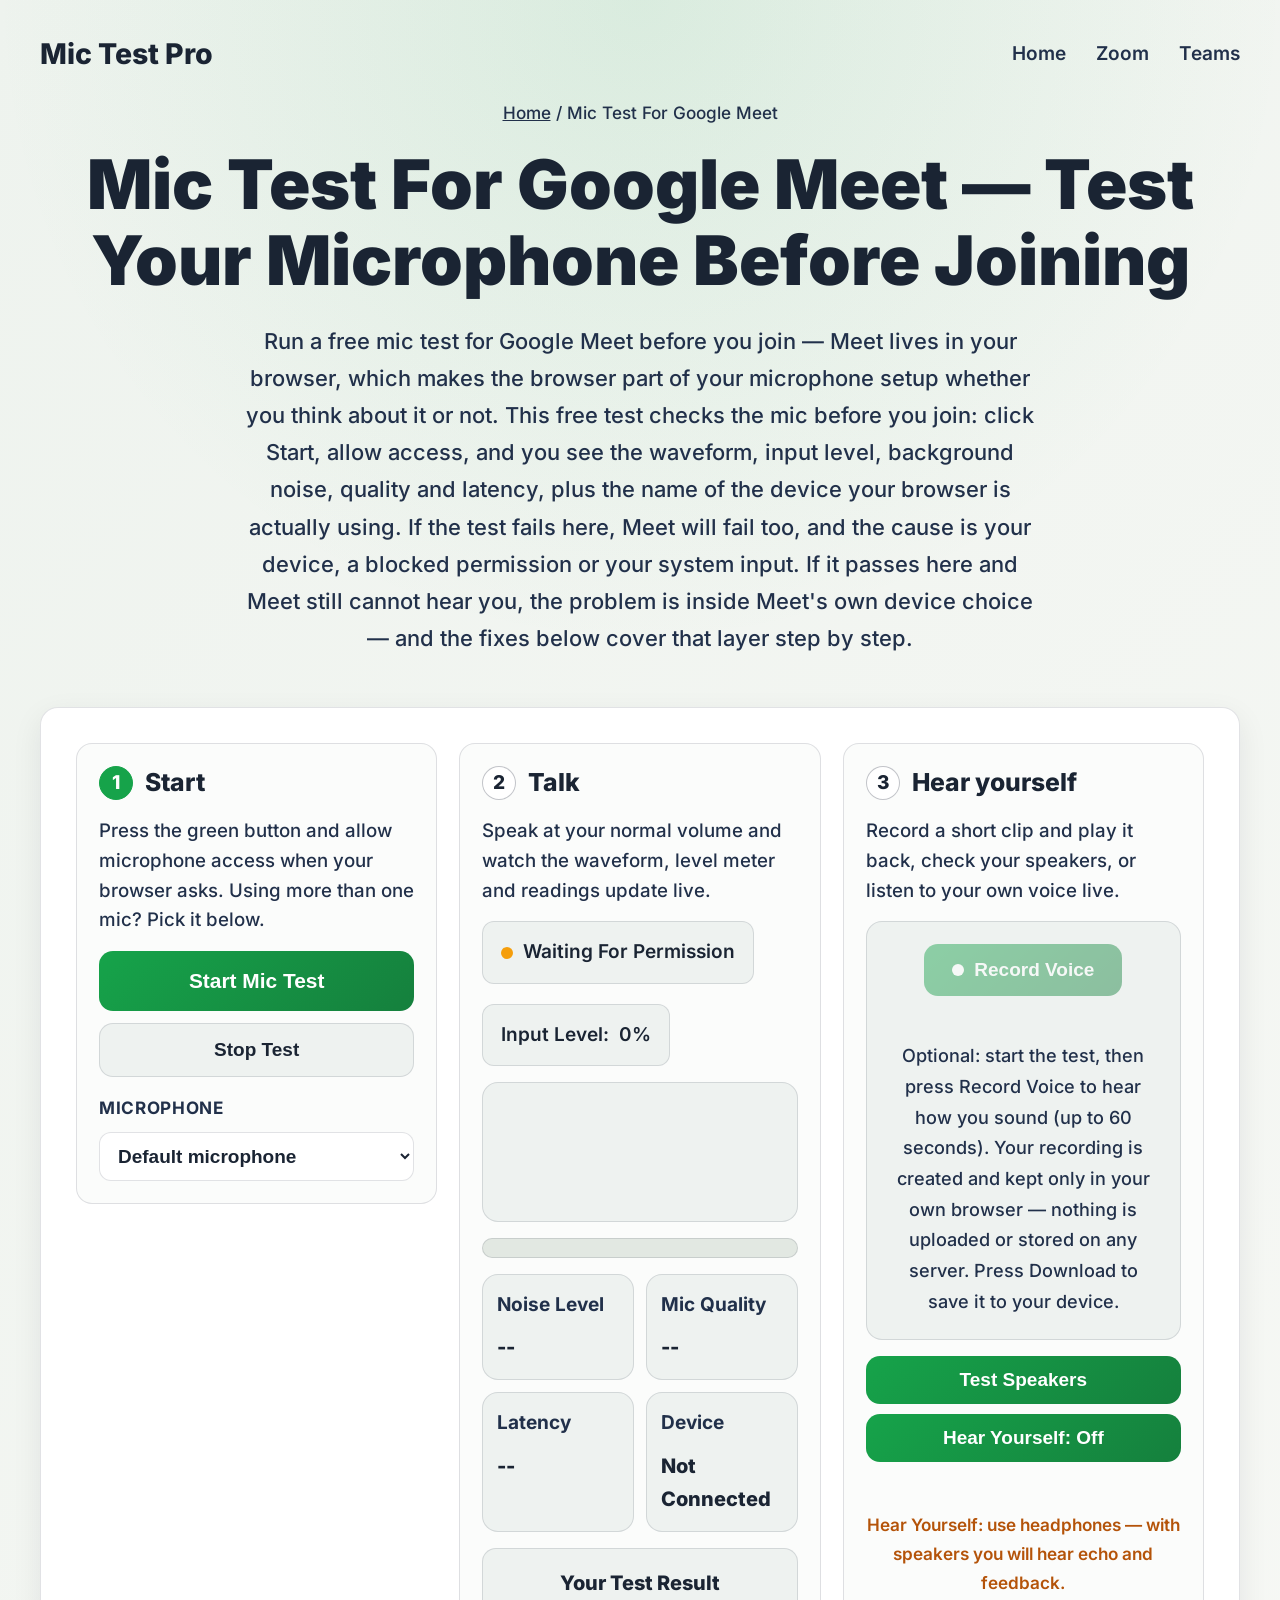
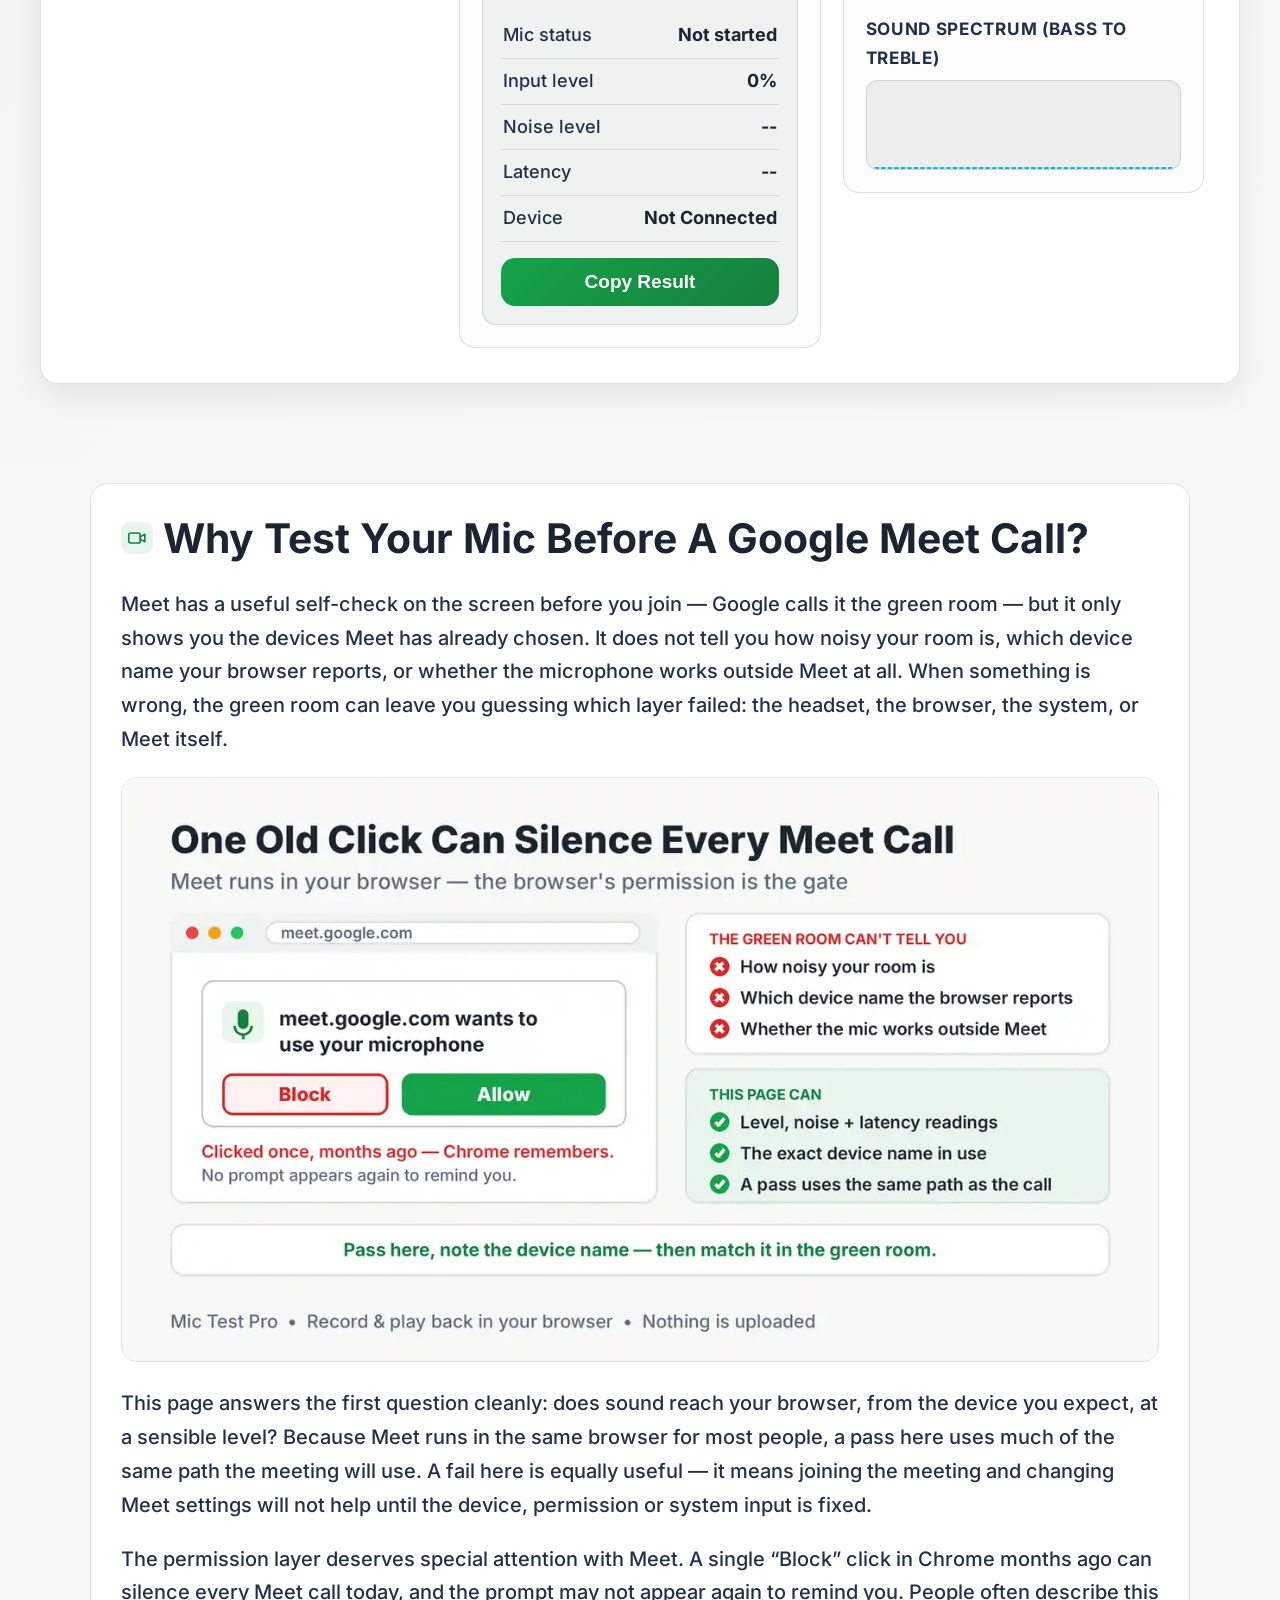
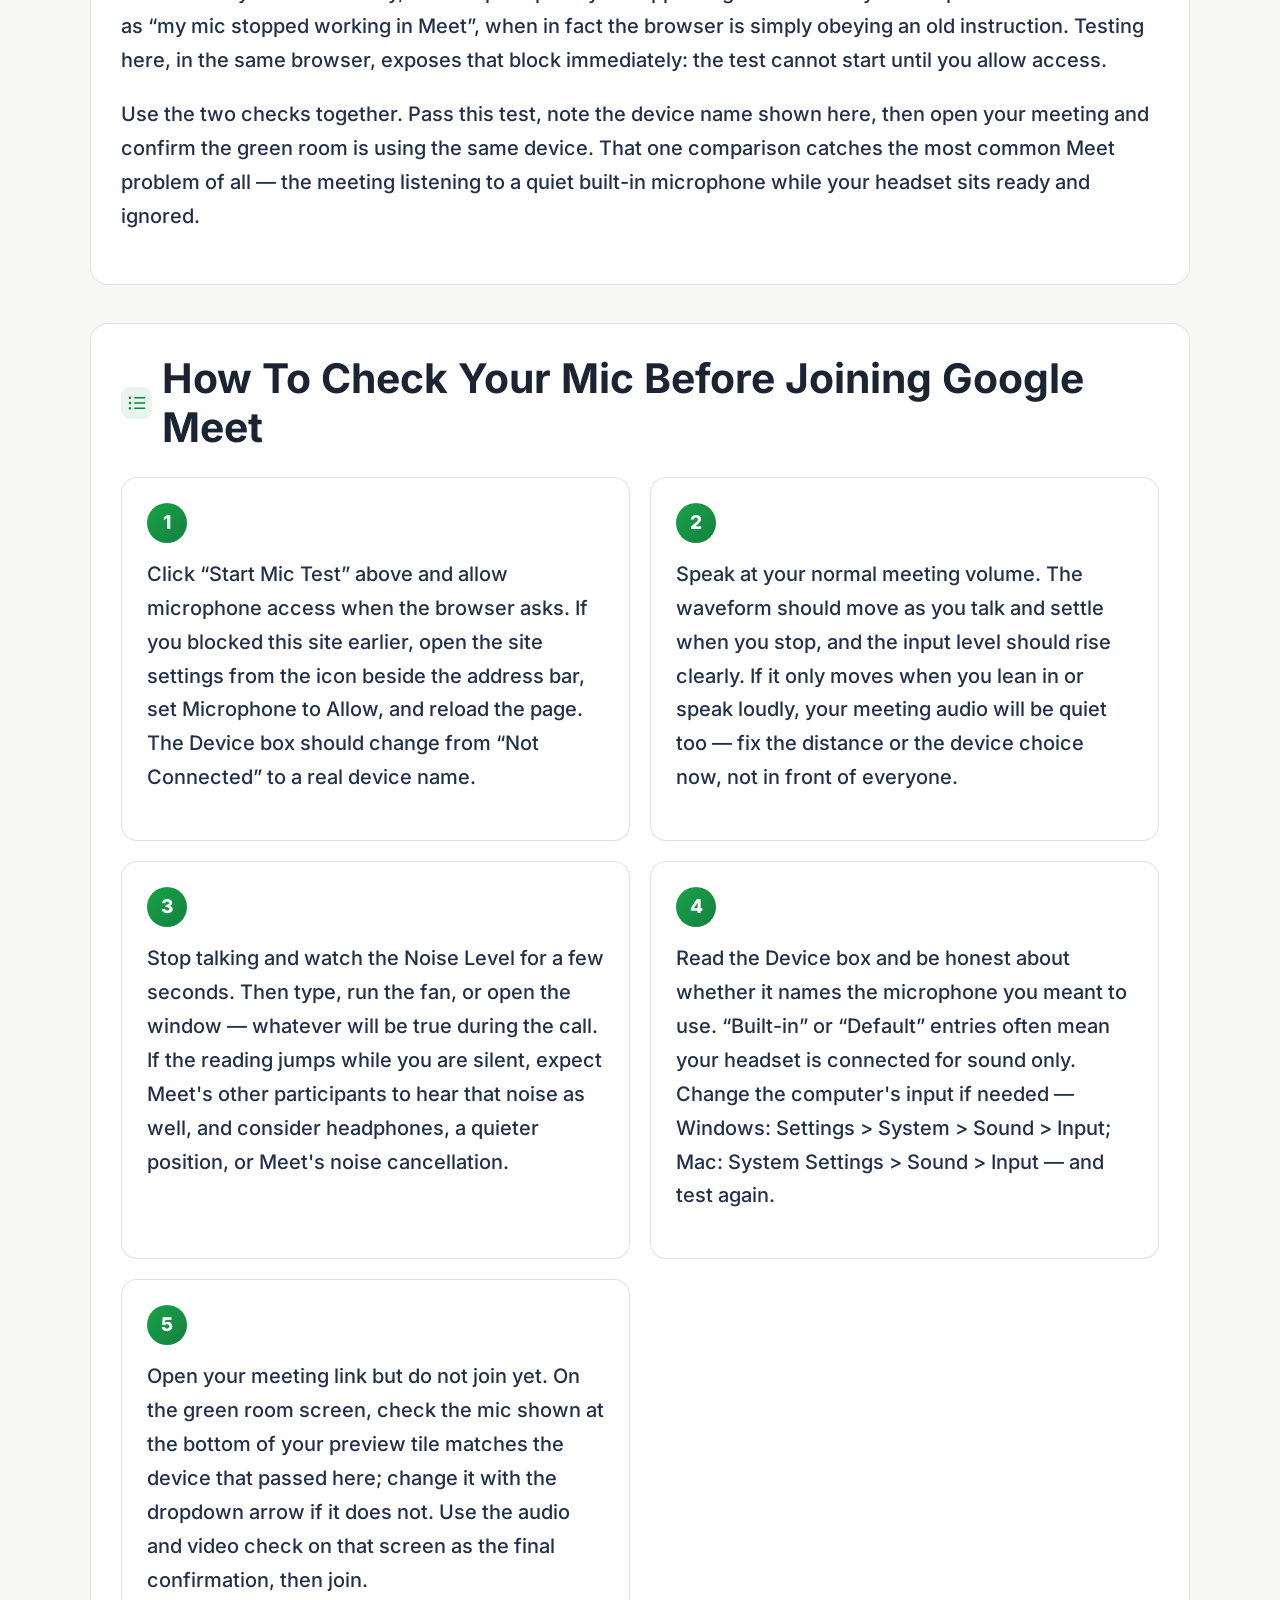
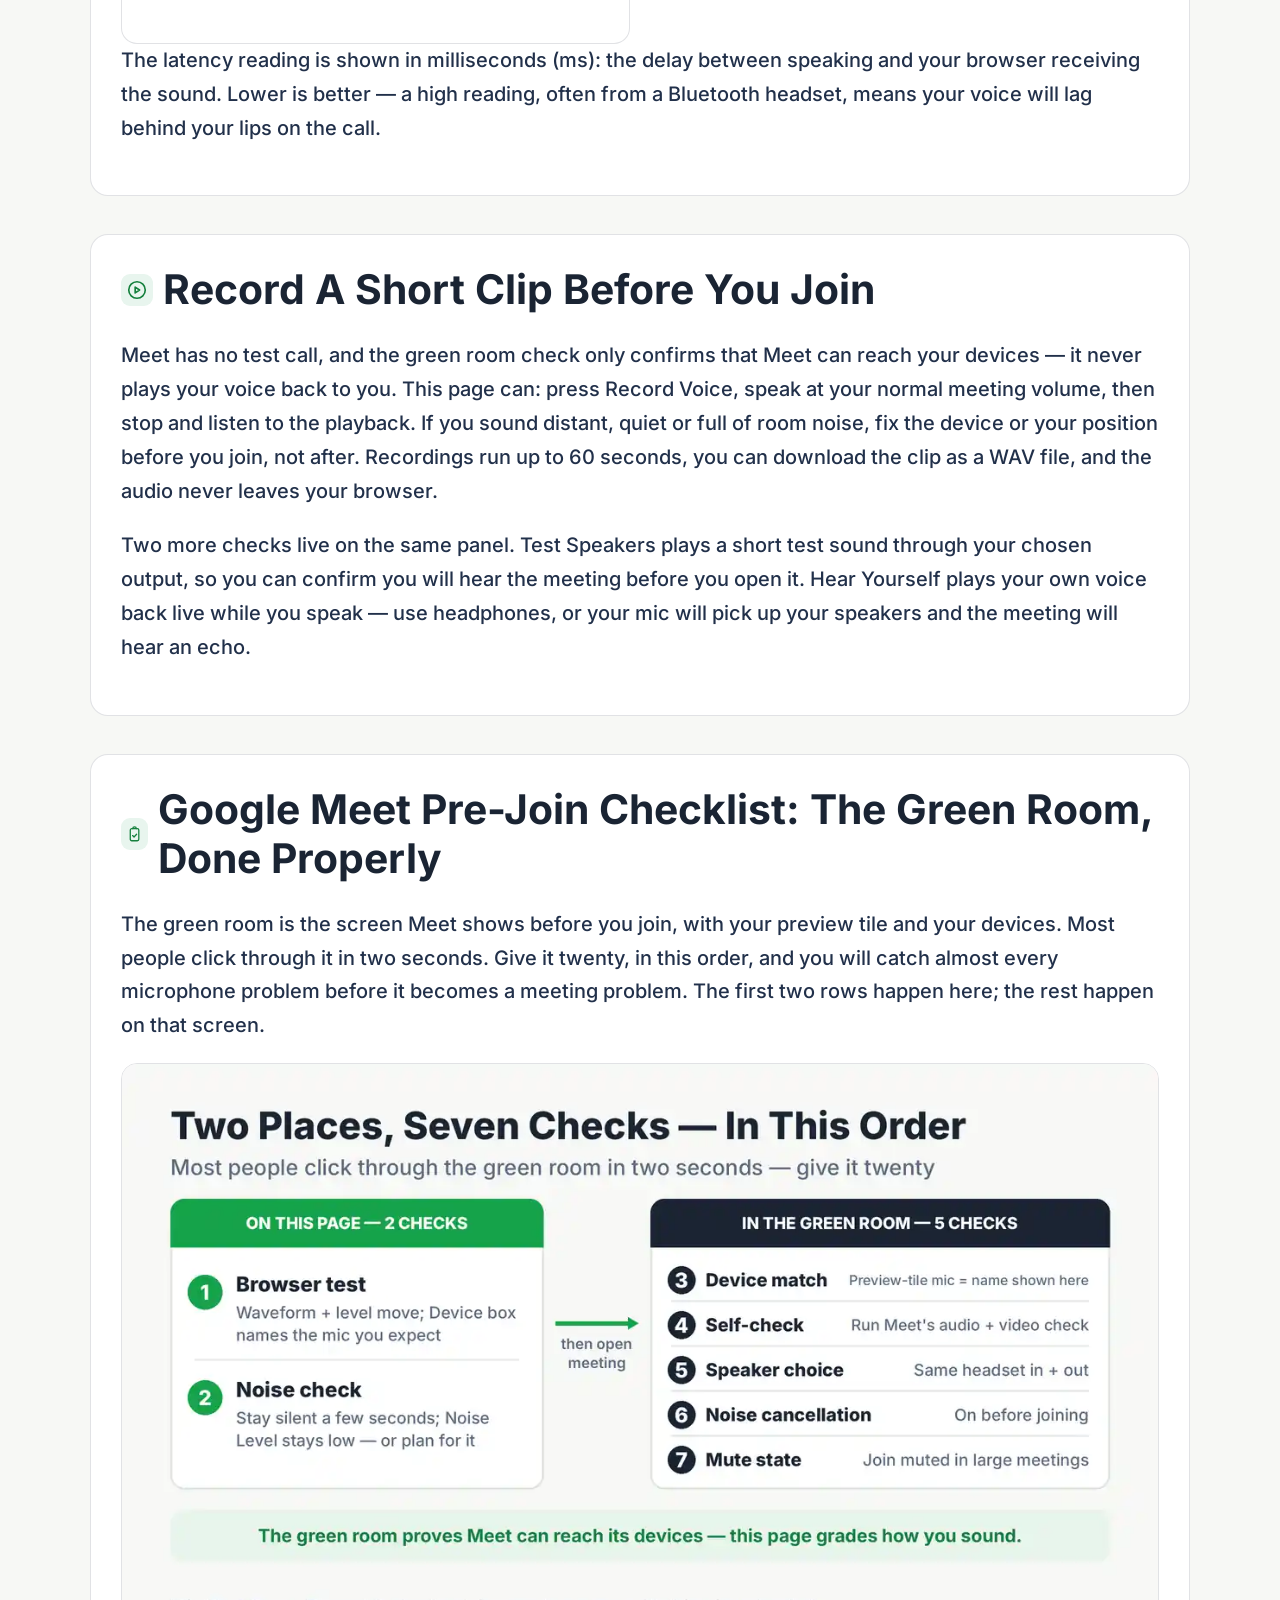
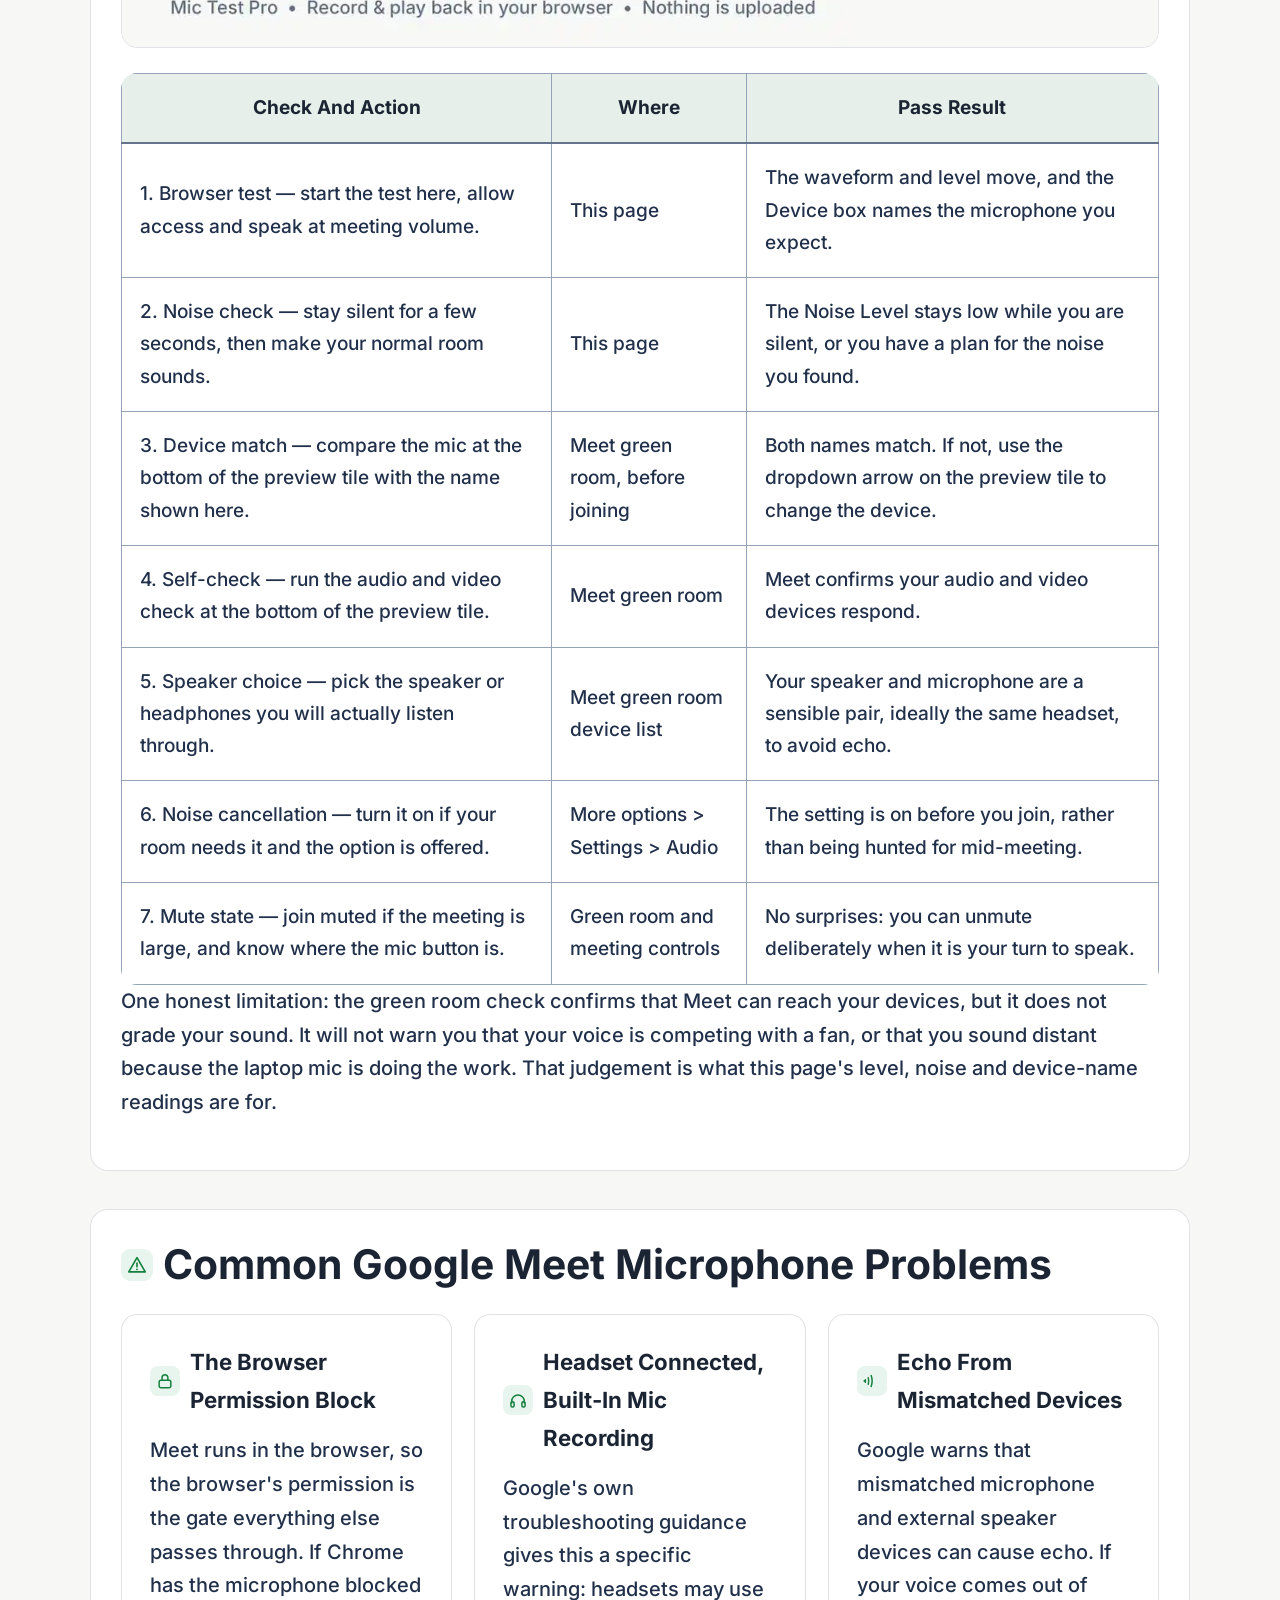
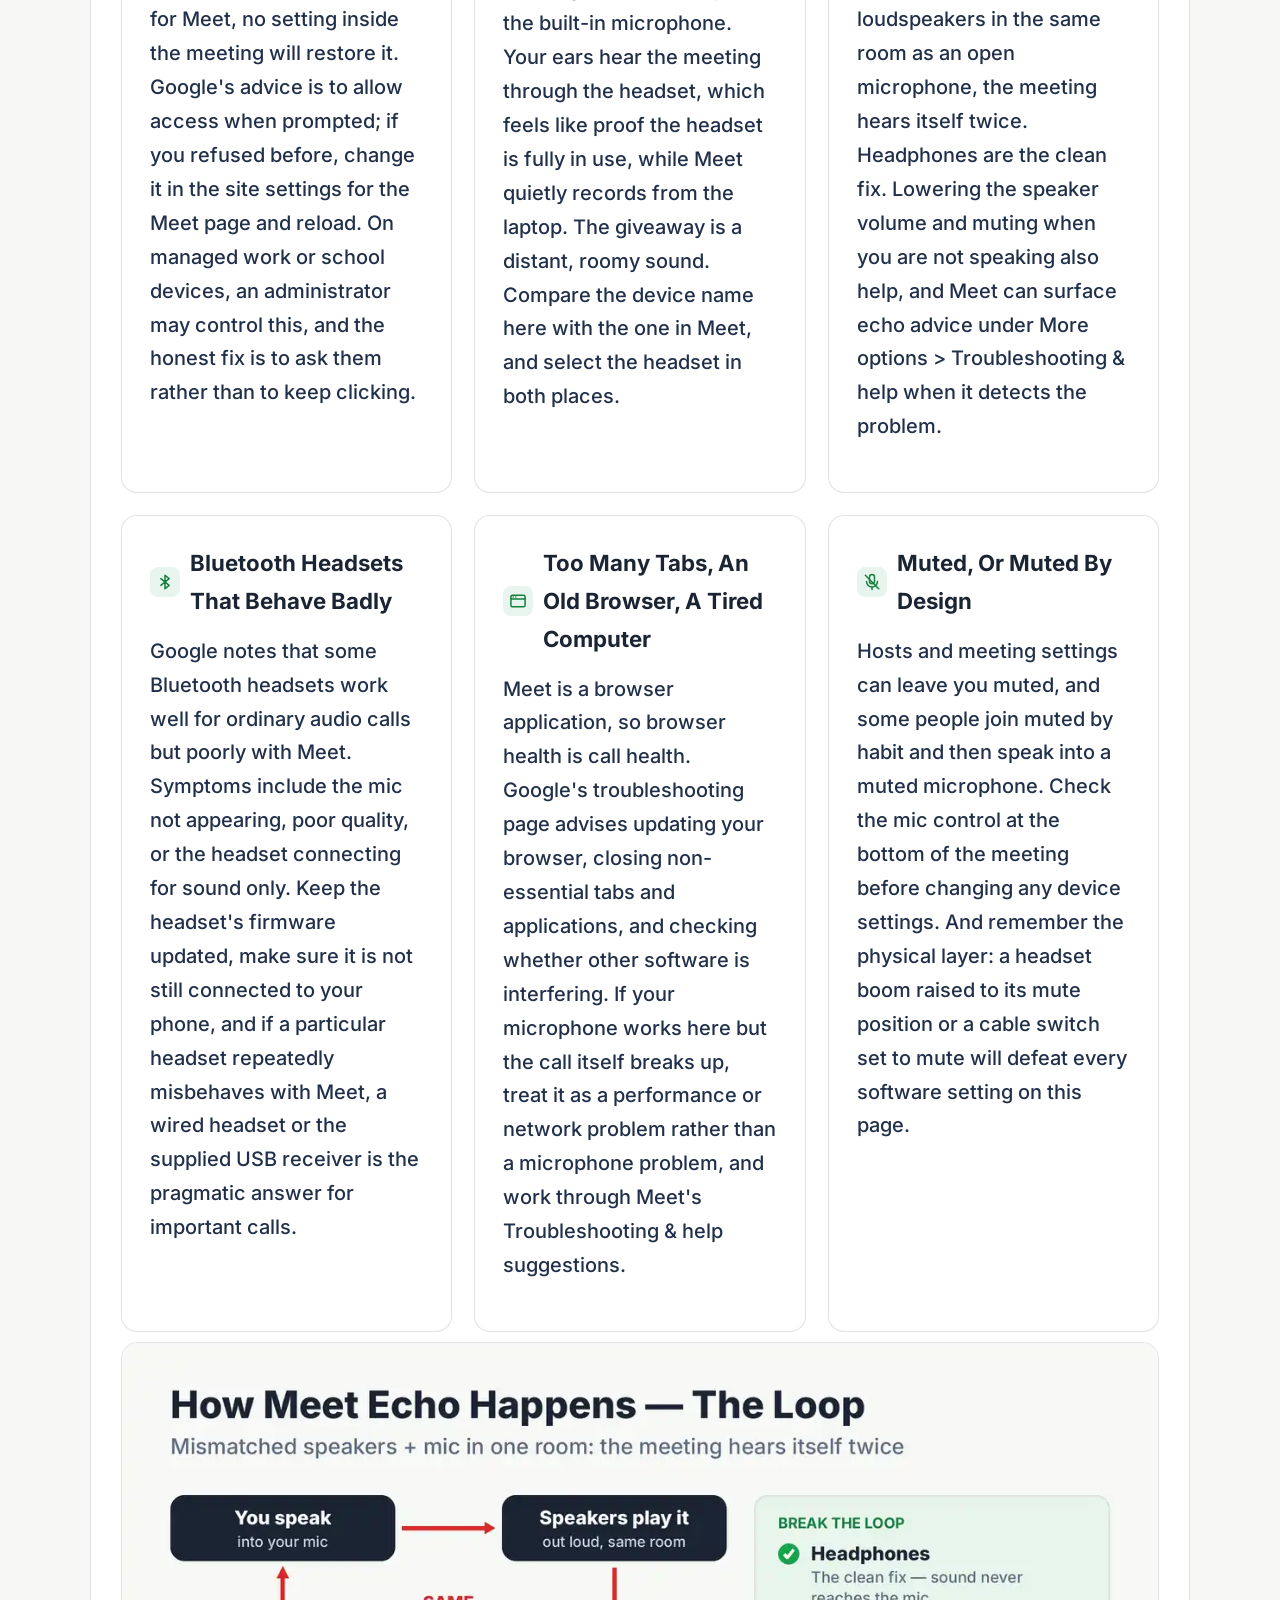
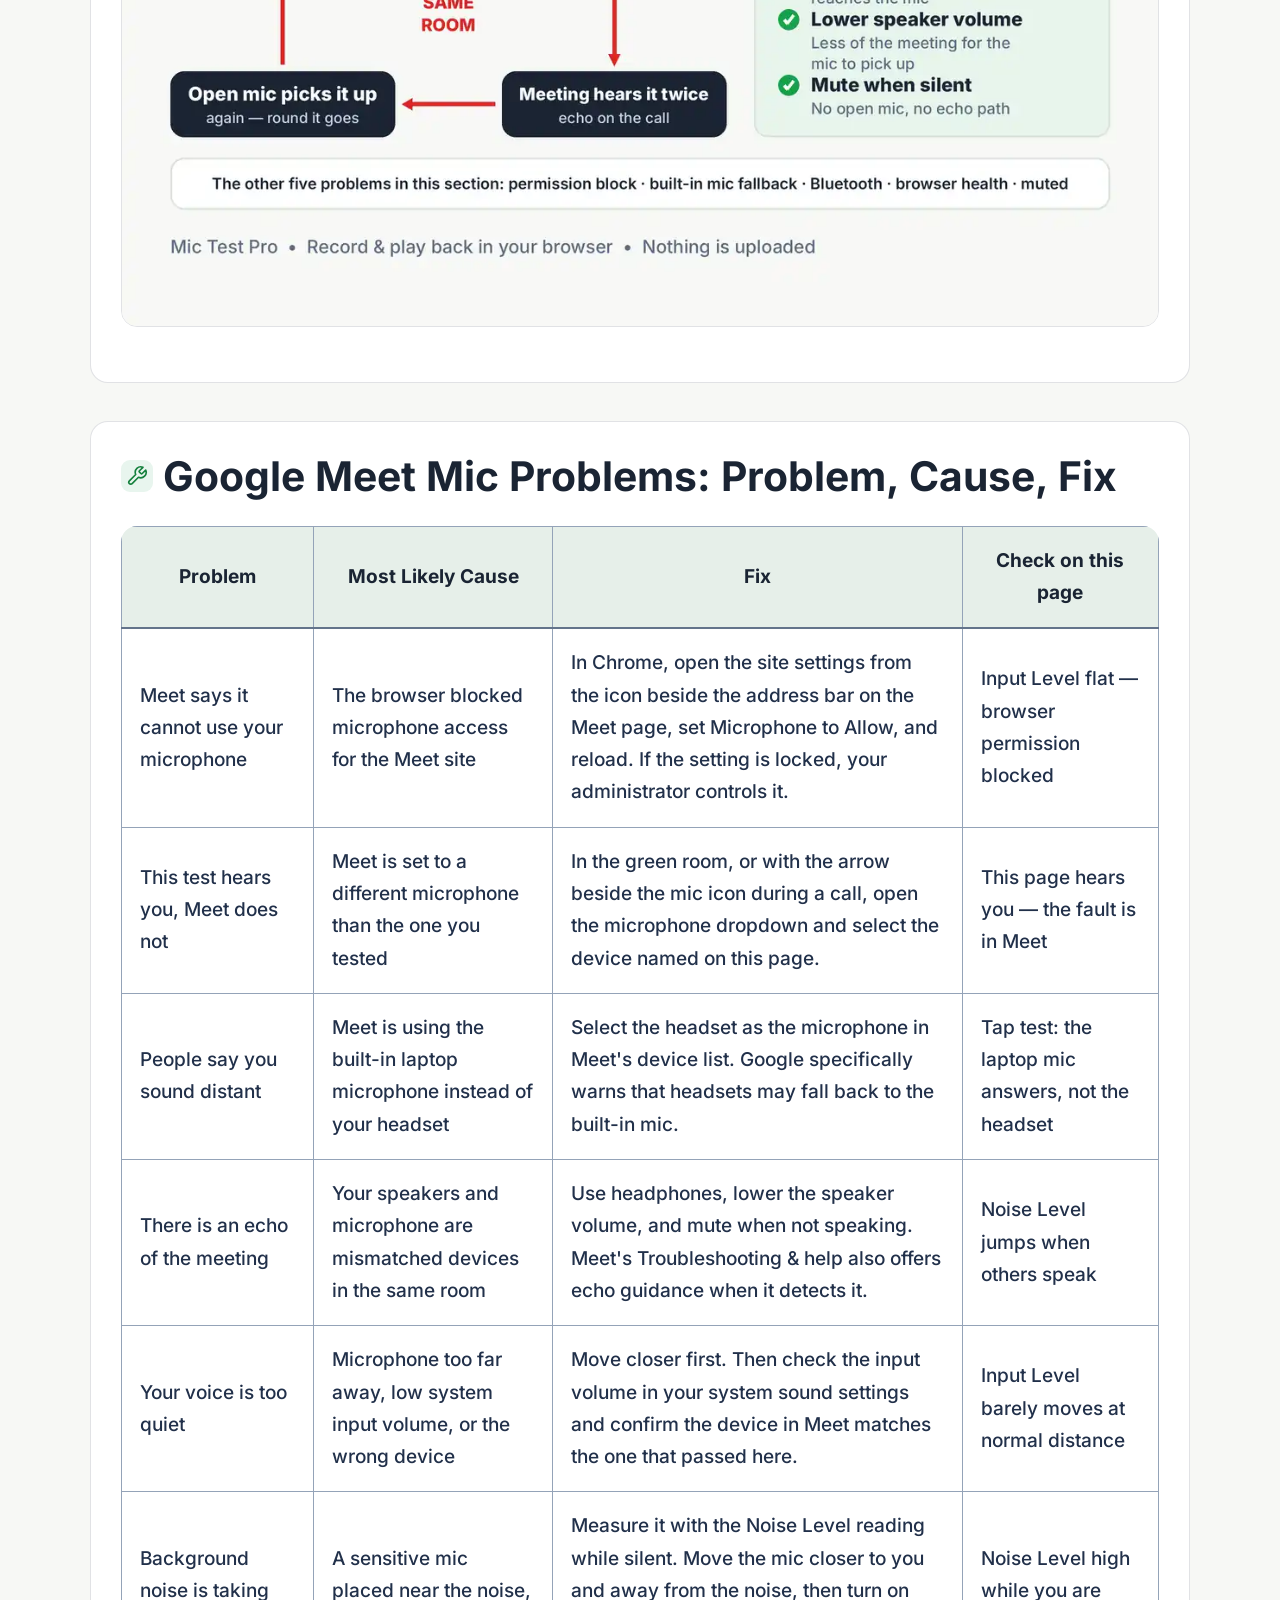
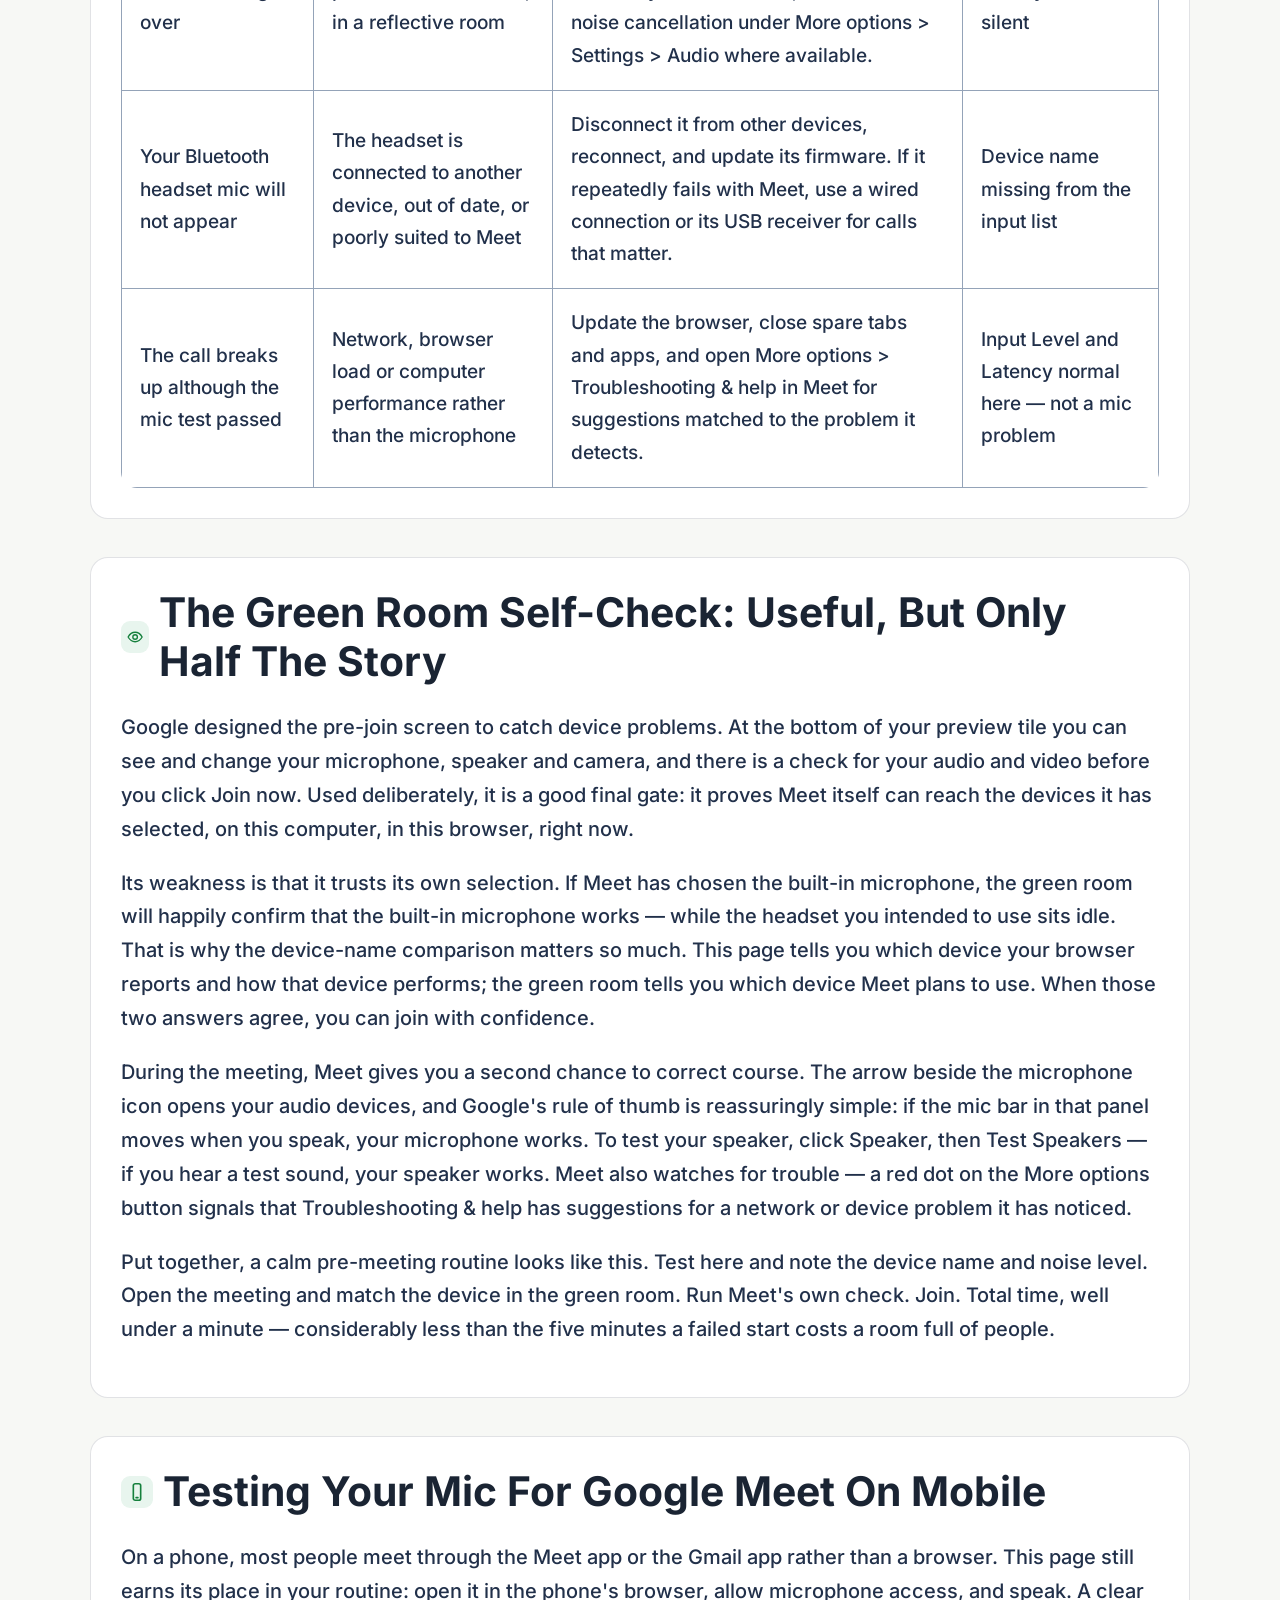
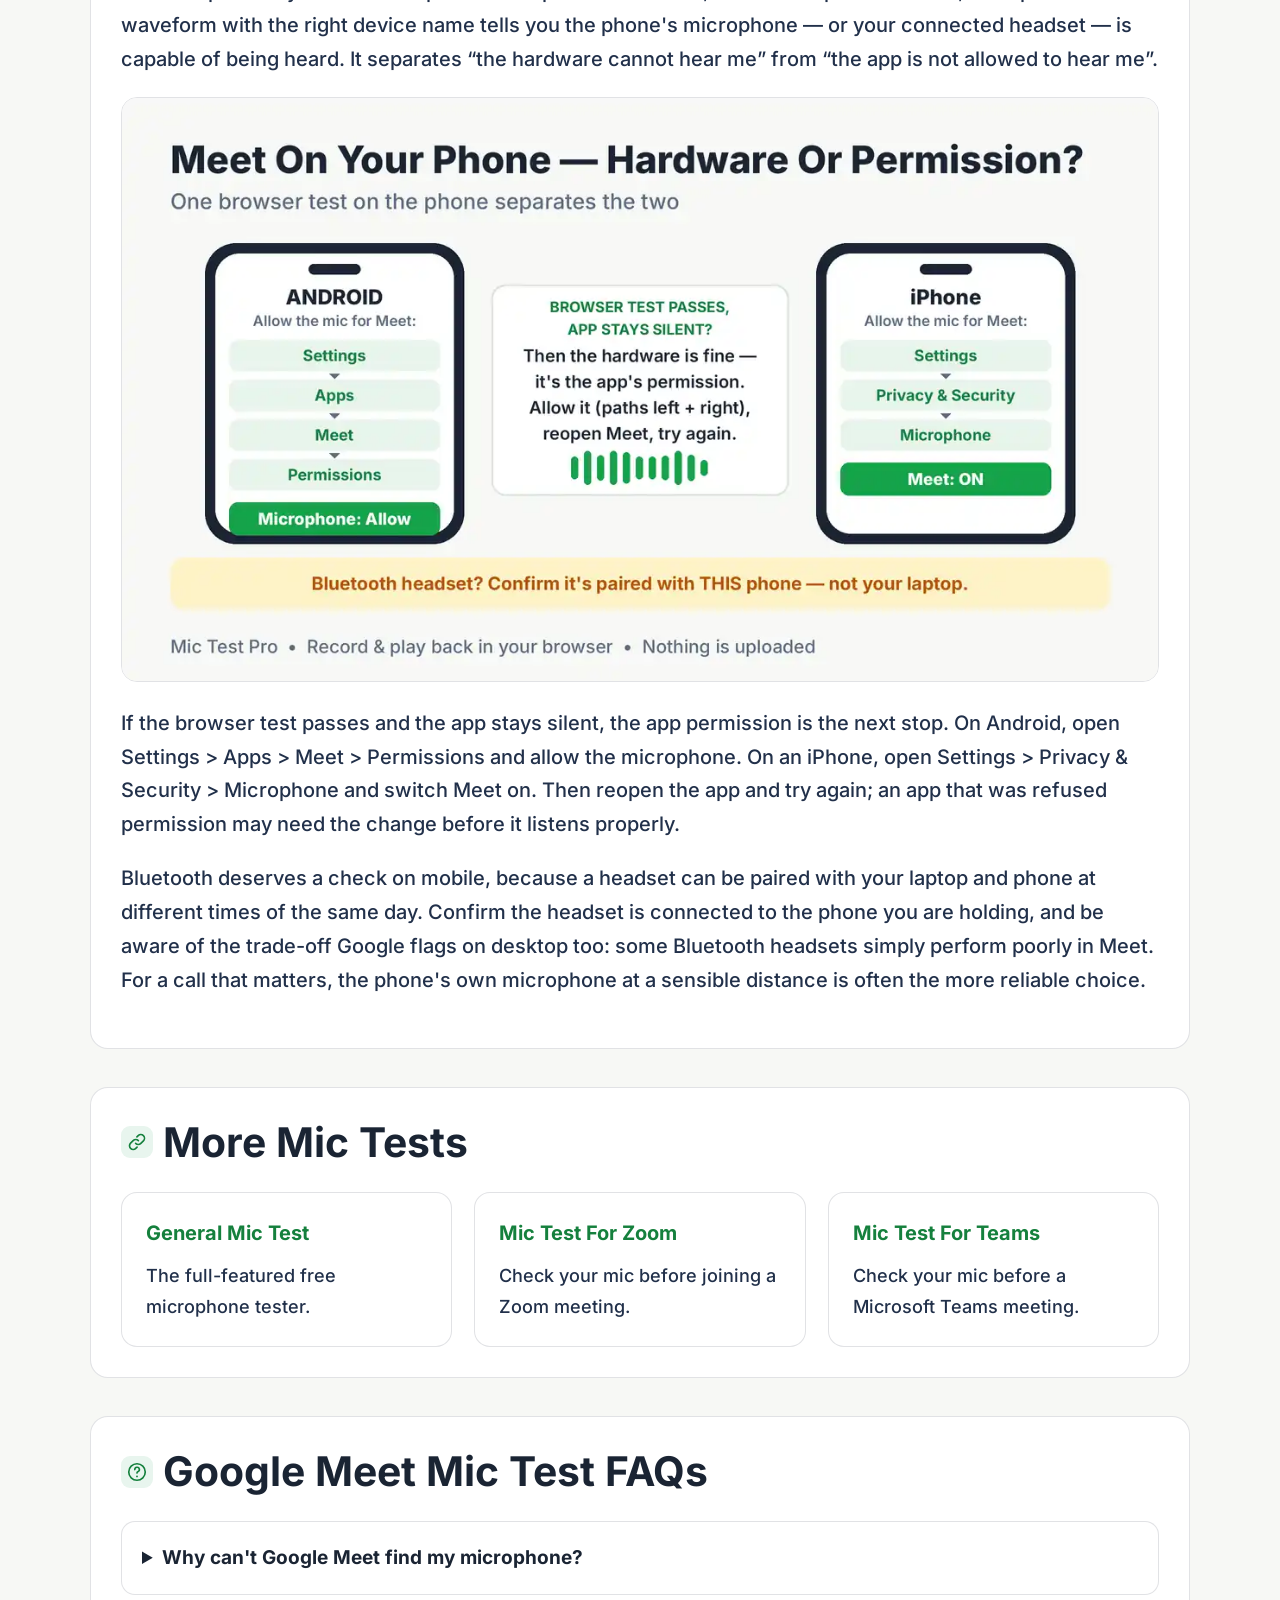
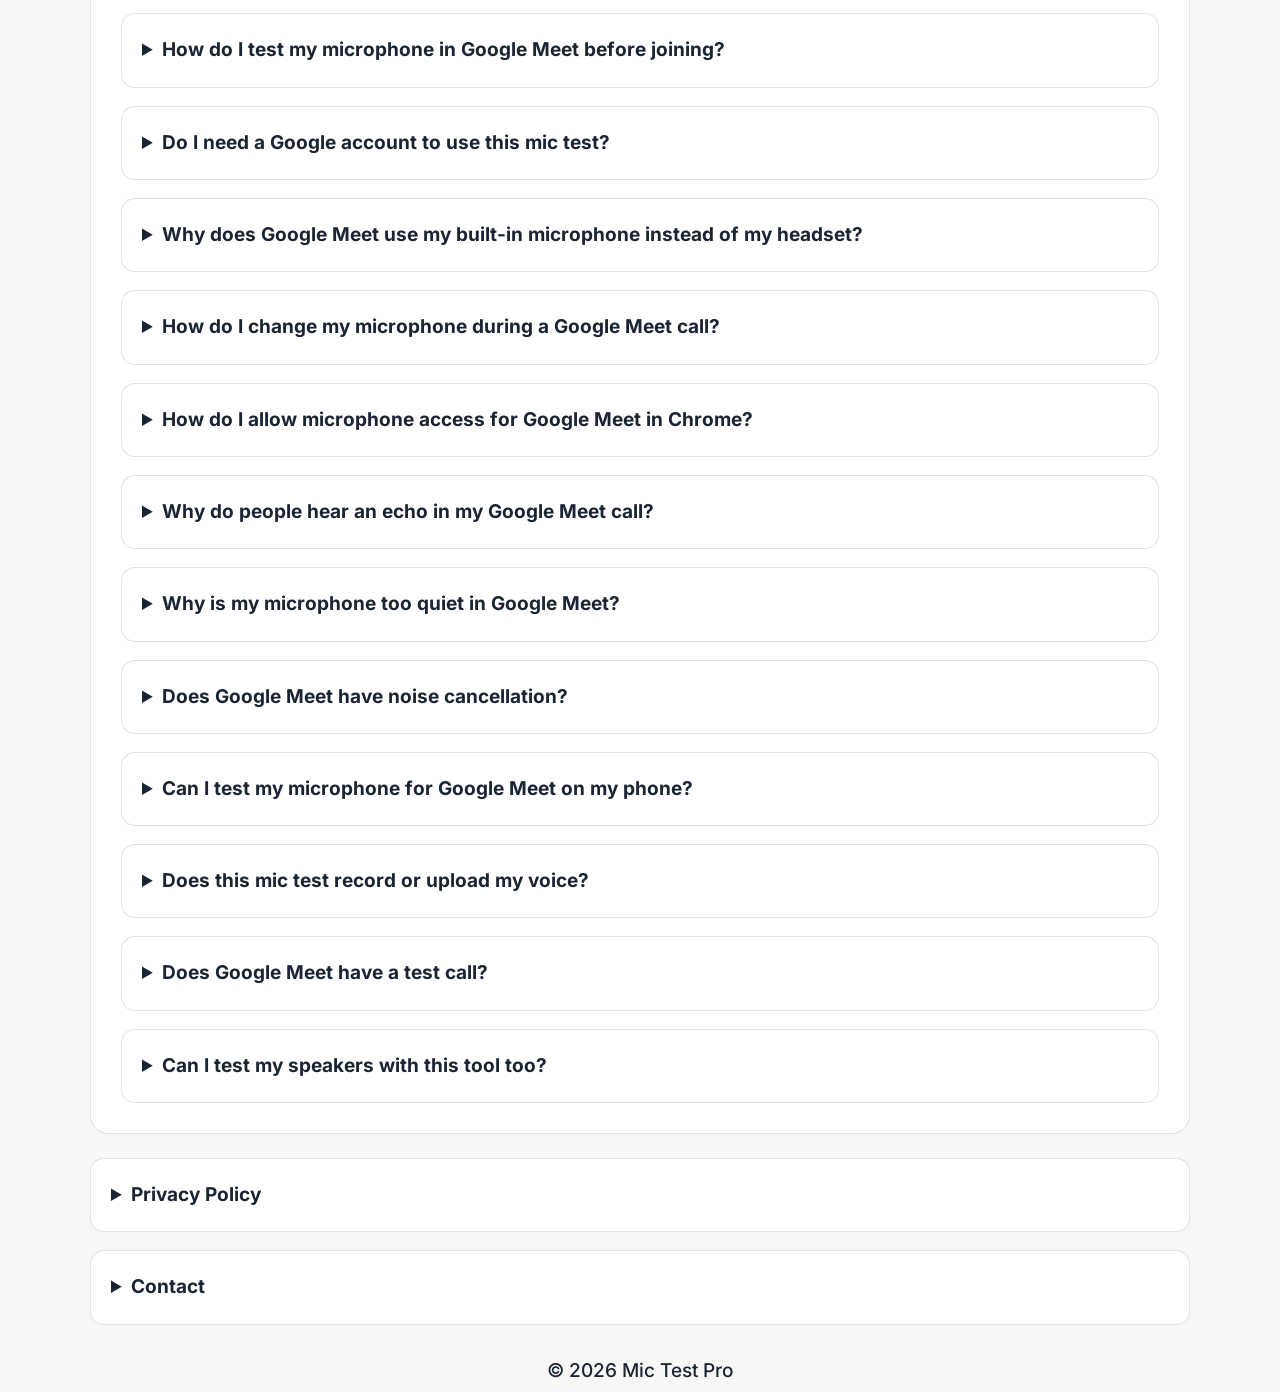
<file: mic-test-for-google-meet.html>
<!DOCTYPE html>
<html lang="en">
<head>
  <meta charset="UTF-8" />
  <meta name="viewport" content="width=device-width, initial-scale=1.0"/>

  <title>Mic Test For Google Meet – Check Your Microphone Before Joining</title>

  <meta name="description" content="Free mic test for Google Meet. Check your microphone, input level and background noise before joining a Meet call, right in your browser. No install needed." />
  <meta name="keywords" content="mic test for google meet, google meet microphone test, test mic before meet call" />
  <meta name="robots" content="index, follow"/>

  <link rel="canonical" href="https://testmics.com/mic-test-for-google-meet.html"/>
  <link rel="icon" type="image/svg+xml" href="favicon.svg"/>

  <meta property="og:type" content="website"/>
  <meta property="og:title" content="Mic Test For Google Meet – Check Your Microphone Before Joining"/>
  <meta property="og:description" content="Free mic test for Google Meet. Check your microphone, input level and background noise before joining a Meet call, right in your browser. No install needed."/>
  <meta property="og:url" content="https://testmics.com/mic-test-for-google-meet.html"/>
  <meta property="og:image" content="https://testmics.com/images/meet-1-green-room.webp"/>

  <meta name="twitter:card" content="summary"/>
  <meta name="twitter:title" content="Mic Test For Google Meet – Check Your Microphone Before Joining"/>
  <meta name="twitter:description" content="Free mic test for Google Meet. Check your microphone, input level and background noise before joining a Meet call, right in your browser. No install needed."/>

  <style>
/* style.css inlined 2026-10-22 for PageSpeed (master copy: style.css in repo) */
/* Self-hosted Inter variable font (added 2026-10-22; replaces Google Fonts - no third-party request, no layout shift) */
@font-face{
  font-family:'Inter';
  src:url('fonts/inter-var.woff2') format('woff2');
  font-weight:400 900;
  font-style:normal;
  font-display:optional;
}

/* ===================================
   MIC TEST PRO — STYLE.CSS
=================================== */

*{
  margin:0;
  padding:0;
  box-sizing:border-box;
}

:root{

  --bg:#f7f8f5;
  --card:#ffffff;
  --card2:#eef2f0;
  --border:rgba(15,23,42,.12);
  --table-border:#94a3b8;

  --text:#1a2433;
  --text2:#21304a;

  --blue:#16a34a;
  --cyan:#15803d;
  --green:#16a34a;
  --red:#ef4444;
  --yellow:#b45309;

  --gradient:
  linear-gradient(
  135deg,
  #eef3ee 0%,
  #f7f8f5 100%
  );

  --radius:18px;

  --shadow:
  0 10px 30px rgba(15,23,42,.08);

}

/* Global text readability (2026-11-26): root 16px→17.5px so all rem text scales up,
   body weight 400→450, --text2 darkened #4a5a72→#2b3a52.
   Round 2 (2026-11-26): root 17.5px→19px, body weight 450→500, --text2 #2b3a52→#21304a;
   h1/h2 rem sizes trimmed slightly so headings stay proportionate at the larger root. */
html{
  scroll-behavior:smooth;
  font-size:19px;
}

body{

  font-family:
  'Inter',
  sans-serif;

  font-weight:500;

  background:
  var(--bg);

  color:
  var(--text);

  line-height:
  1.7;

  overflow-x:hidden;

}

/* =========================
   HERO
========================= */

.hero{

 min-height: auto;

  background:
  radial-gradient(
  circle at top,
  rgba(22,163,74,.10),
  transparent 30%
  ),
  var(--gradient);

  padding:
  30px 20px 80px;

}

/* =========================
   NAVBAR
========================= */

.topbar{

  max-width:1200px;

  margin:auto;

  display:flex;

  justify-content:
  space-between;

  align-items:center;

  margin-bottom:20px;

}

.logo{

  font-size:1.5rem;

  font-weight:800;

  color:#1a2433;

}

.nav-links{

  display:flex;

  gap:30px;

}

.nav-links a{

  color:var(--text2);

  text-decoration:none;

  transition:.3s;

  font-weight:600;

}

.nav-links a:hover{

  color:#1a2433;

}

/* =========================
   HERO CONTENT
========================= */

.hero-content{

  max-width:1000px;

  margin:auto;

  text-align:center;

}

.hero-content h1{

  font-size:3.6rem;

  line-height:1.1;

  margin-bottom:25px;

  font-weight:900;

}

.hero-text{

  max-width:800px;

  margin:auto;

  color:var(--text2);

  font-size:1.15rem;

  margin-bottom:50px;

}

/* =========================
   TOOL CARD
========================= */

.tool-card{

  background:
  #ffffff;

  border:
  1px solid var(--border);

  border-radius:
  var(--radius);

  padding:
  35px;

  box-shadow:
  var(--shadow);

  backdrop-filter:
  blur(10px);

}

.status-row{

  display:flex;

  justify-content:
  space-between;

  gap:20px;

  flex-wrap:wrap;

margin-bottom:25px;

}

.status-box{

  background:
  var(--card2);

  border:
  1px solid var(--border);

  padding:
  14px 18px;

  border-radius:
  12px;

  display:flex;

  align-items:center;

  gap:10px;

  color:#1a2433;

  font-weight:600;

}

.dot{

  width:12px;

  height:12px;

  border-radius:50%;

  background:var(--yellow);

  animation:pulse 1.5s infinite;

}

@keyframes pulse{

  0%{
    transform:scale(1);
    opacity:1;
  }

  50%{
    transform:scale(1.3);
    opacity:.7;
  }

  100%{
    transform:scale(1);
    opacity:1;
  }

}

/* =========================
   VISUALIZER
========================= */

.visualizer-wrap{

  background:
  #eef2f0;

  border-radius:
  16px;

  border:
  1px solid var(--border);

  padding:
  20px;

  margin-bottom:80px;

}

#visualizer{

  width:100%;

  height:140px;

  display:block;

}

/* =========================
   AUDIO METER
========================= */

.meter-wrap{

  margin-bottom:30px;

}

.meter-bar{

  width:100%;

  height:20px;

  background:
  #e2e8e2;

  border-radius:
  100px;

  overflow:hidden;

  border:
  1px solid var(--border);

}

.meter-fill{

  width:0%;

  height:100%;

  background:
  linear-gradient(
  90deg,
  var(--green),
  var(--cyan),
  var(--blue)
  );

  transition:
  width .1s linear;

}

/* =========================
   BUTTONS
========================= */

.tool-actions{

  display:flex;

  justify-content:center;

  gap:20px;

  margin-bottom:35px;

  flex-wrap:wrap;

}

.tool-actions button{

  border:none;

  padding:
  15px 28px;

  border-radius:
  14px;

  cursor:pointer;

  font-size:1rem;

  font-weight:700;

  transition:.3s;

}

#startBtn{

  background:
  linear-gradient(
  135deg,
  var(--blue),
  var(--cyan)
  );

  color:white;

}

#startBtn:hover{

  transform:
  translateY(-2px);

}

#stopBtn{

  background:
  #eef2f0;

  color:#1a2433;

  border:
  1px solid var(--border);

}

/* =========================
   INFO GRID
========================= */

.tool-grid{

  display:grid;

  grid-template-columns:
  repeat(4,1fr);

  gap:20px;

}

.info-card{

  background:
  var(--card2);

  border:
  1px solid var(--border);

  padding:
  22px;

  border-radius:
  16px;

}

.info-card h3{

  margin-bottom:10px;

  font-size:1rem;

  color:var(--text2);

}

.info-card p{

  font-size:1.2rem;

  font-weight:800;

}

/* =========================
   CONTENT
========================= */

.content-section{

padding: 5px 20px;
}

.container{

  max-width:1100px;

  margin:auto;

}

.content-section h2{

  font-size:2.15rem;

  margin-bottom:25px;

  line-height:1.2;

}

.content-section p{

  color:var(--text2);

  margin-bottom:20px;

  font-size:1.05rem;

}

/* =========================
   TOC
========================= */

.toc{

  background:
  var(--card);

  border:
  1px solid var(--border);

  border-radius:
  var(--radius);

  padding:
  30px;

}

.toc summary h2{

  display:inline;

  font-size:1.5rem;

}

.toc ul{

  margin-top:20px;

  display:grid;

  gap:15px;

}

.toc a{

  color:#15803d;

  text-decoration:none;

  transition:.3s;

}

.toc a:hover{

  color:#14532d;

}

/* =========================
   STEPS
========================= */

.steps{

  display:grid;

  grid-template-columns:
  repeat(2,1fr);

  gap:20px;

}

.step{

  background:
  var(--card);

  border:
  1px solid var(--border);

  border-radius:
  16px;

  padding:
  25px;

  transition:.3s;

}

.step:hover{

  transform:
  translateY(-2px);

  box-shadow:0 8px 20px rgba(22,163,74,.12);

  border-color:
  rgba(22,163,74,.45);

}

.step span{

  width:40px;

  height:40px;

  border-radius:50%;

  display:flex;

  align-items:center;

  justify-content:center;

  margin-bottom:15px;

  background:
  linear-gradient(
  135deg,
  var(--blue),
  var(--cyan)
  );

  font-weight:800;

  color:#fff;

}

/* =========================
   FEATURES
========================= */

.feature-grid{

  display:grid;

  grid-template-columns:
  repeat(3,1fr);

  gap:22px;

}

.feature-card{

  background:
  var(--card);

  border:
  1px solid var(--border);

  border-radius:
  16px;

  padding:
  28px;

  transition:.3s;

}

.feature-card:hover{

  transform:
  translateY(-2px);

  box-shadow:0 8px 20px rgba(22,163,74,.12);

  border-color:
  rgba(22,163,74,.45);

}
.step-card{

transition: .3s;

}
.step-card:hover{

transform:
translateY(-2px);

  box-shadow:0 8px 20px rgba(22,163,74,.12);

border-color:
rgba(22,163,74,.45);

}

.feature-card h3{

  margin-bottom:15px;

}

/* =========================
   BENEFITS
========================= */

.benefit-list{

  display:grid;

  gap:18px;

  padding-left:20px;

}

.benefit-list li{

  color:var(--text2);

}

/* =========================
   TABLE
   Lines highlighted (2026-11-26): cell borders use --table-border
   (medium slate #94a3b8) instead of the faint --border, and the
   header row gets a green-tinted background + stronger bottom line.
========================= */

table{

  width:100%;

  border-collapse:
  collapse;

  overflow:hidden;

  border-radius:
  16px;

}

table th,
table td{

  padding:
  18px;

  border:
  1px solid var(--table-border);

}

table th{

  background:
  #e6efe9;

  border-bottom:
  2px solid #64748b;

}

table td{

  background:
  var(--card);

  color:var(--text2);

}

/* Mobile: wide tables scroll sideways inside their card instead of overflowing the page (2026-11-26) */
@media(max-width:700px){

  table{

    display:block;

    overflow-x:auto;

    -webkit-overflow-scrolling:touch;

  }

}

/* =========================
   FAQ
========================= */

.faq{

  display:grid;

  gap:18px;

}

details{

  background:
  var(--card);

  border:
  1px solid var(--border);

  border-radius:
  14px;

  padding:
  20px;

  transition:.3s;

}

details:hover{

  transform:
  translateY(-2px);

  box-shadow:0 8px 20px rgba(22,163,74,.12);

  border-color:
  rgba(22,163,74,.45);

}

.page-img{

  width:100%;

  height:auto;

  display:block;

  border:
  1px solid var(--border);

  border-radius:
  16px;

  margin:
  10px 0 25px;

}

.h2-icon{

  width:24px;

  height:24px;

  vertical-align:-4px;

  margin-right:10px;

}

summary{

  cursor:pointer;

  font-weight:700;

}

details p{

  margin-top:15px;

}

/* =========================
   AFFILIATE
========================= */

.affiliate-card{

  text-decoration:none;

  color:#1a2433;

}

/* =========================
   FOOTER
========================= */

.footer{

  padding:
  20px 20px;
  border-top:
  1px solid var(--border);

  text-align:center;

}

.footer-links{

  display:flex;

  justify-content:center;

  gap:25px;

  flex-wrap:wrap;

  margin-bottom:20px;

}

.footer-links a{

  color:var(--text2);

  text-decoration:none;

}

/* =========================
   RESPONSIVE
========================= */

@media(max-width:900px){

  .hero-content h1{

    font-size:2.5rem;

  }

  .tool-grid{

    grid-template-columns:
    repeat(2,1fr);

  }

  .feature-grid{

    grid-template-columns:
    1fr;

  }

}

@media(max-width:700px){

  .topbar{

    flex-direction:column;

    gap:20px;

  }

  .nav-links{

    flex-wrap:wrap;

    justify-content:center;

    gap:16px;

  }

  .hero-content h1{

    font-size:2.05rem;

  }

  .steps{

    grid-template-columns:
    1fr;

  }

  .tool-grid{

    grid-template-columns:
    1fr;

  }

  .tool-card{

    padding:22px;

  }

  .content-section h2{

    font-size:1.7rem;

  }

}

.footer-bottom{

  text-align:center;

  width:100%;
   margin-top: 30px;

}

/* =========================
   RELATED / INTERNAL LINKS
========================= */

.related-grid{

  display:grid;

  grid-template-columns:
  repeat(3,1fr);

  gap:22px;

}

.related-card{

  background:var(--card);

  border:1px solid var(--border);

  border-radius:16px;

  padding:24px;

  text-decoration:none;

  color:#1a2433;

  display:block;

  transition:.3s;

}

.related-card:hover{

  transform:translateY(-2px);

  box-shadow:0 8px 20px rgba(22,163,74,.12);

  border-color:rgba(22,163,74,.45);

}

.related-card h3{

  margin-bottom:10px;

  color:var(--cyan);

  font-size:1.05rem;

}

.related-card p{

  color:var(--text2);

  font-size:.95rem;

  margin-bottom:0;

}

.breadcrumb{

  color:var(--text2);

  font-size:.9rem;

  margin-bottom:20px;

}

.breadcrumb a{

  color:var(--text2);

}

@media(max-width:900px){

  .related-grid{

    grid-template-columns:1fr;

  }

}

/* Accessibility utility: visually hidden heading text (added 2026-10-22 for heading-order fix) */
.sr-only{
  position:absolute;
  width:1px;
  height:1px;
  padding:0;
  margin:-1px;
  overflow:hidden;
  clip:rect(0,0,0,0);
  white-space:nowrap;
  border:0;
}

/* In-content text links (added 2026-10-22): bare paragraph/list/table links had no colour rule
   and rendered in the browser-default blue #0000ee (2.09:1 on the dark background).
   :where() keeps this weaker than the nav, TOC, breadcrumb and footer link rules. */
:where(.content-section) p a,
:where(.content-section) li a,
:where(.content-section) td a{
  color:var(--cyan);
  text-decoration:underline;
}

/* =========================
   RECORD / PLAYBACK / DOWNLOAD
   (added 2026-11-26)
========================= */

.record-panel{

  background:
  var(--card2);

  border:
  1px solid var(--border);

  border-radius:
  16px;

  padding:
  22px;

  margin-bottom:
  35px;

}

.record-row{

  display:flex;

  align-items:center;

  justify-content:center;

  gap:16px;

  flex-wrap:wrap;

  margin-bottom:16px;

}

#recordBtn{

  display:inline-flex;

  align-items:center;

  justify-content:center;

  gap:10px;

  border:none;

  padding:
  15px 28px;

  border-radius:
  14px;

  cursor:pointer;

  font-size:1rem;

  font-weight:700;

  transition:.3s;

  background:
  linear-gradient(
  135deg,
  var(--blue),
  var(--cyan)
  );

  color:white;

  min-height:52px;

}

#recordBtn:hover:not(:disabled){

  transform:
  translateY(-2px);

}

#recordBtn:disabled{

  opacity:.45;

  cursor:not-allowed;

}

.record-dot{

  width:12px;

  height:12px;

  border-radius:50%;

  background:white;

  flex:none;

}

#recordBtn.recording .record-dot{

  animation:pulse 1s infinite;

}

.record-timer{

  font-size:1.15rem;

  font-weight:800;

  color:var(--red);

  font-variant-numeric:
  tabular-nums;

}

.record-status{

  color:var(--cyan);

  font-size:.95rem;

  font-weight:600;

  text-align:center;

  min-height:1.6em;

  margin-bottom:16px;

}

.record-status:empty{

  margin-bottom:0;

}

.playback-wrap{

  display:flex;

  flex-direction:column;

  gap:14px;

  align-items:center;

  margin-bottom:16px;

}

.playback-wrap[hidden]{

  display:none;

}

.playback-wrap audio{

  width:100%;

  max-width:520px;

}

.download-btn{

  display:inline-flex;

  align-items:center;

  justify-content:center;

  padding:
  13px 26px;

  border-radius:
  14px;

  background:
  linear-gradient(
  135deg,
  var(--green),
  var(--cyan)
  );

  color:white;

  font-weight:700;

  text-decoration:none;

  transition:.3s;

  min-height:48px;

}

.download-btn:hover{

  transform:
  translateY(-2px);

}

.record-note{

  color:var(--text2);

  font-size:.95rem;

  text-align:center;

  max-width:640px;

  margin:auto;

}

@media(max-width:700px){

  .record-panel{

    padding:18px;

  }

  #recordBtn{

    width:100%;

  }

  .download-btn{

    width:100%;

  }

}

/* =========================
   EXTRA TOOL FEATURES
   (added 2026-11-26)
   Speaker test, mic select,
   hear-yourself monitor,
   spectrum, result summary
========================= */

.extras-panel{

  background:
  var(--card2);

  border:
  1px solid var(--border);

  border-radius:
  16px;

  padding:
  22px;

  margin-bottom:
  35px;

}

.extras-row{

  display:flex;

  align-items:center;

  justify-content:center;

  gap:14px;

  flex-wrap:wrap;

  margin-bottom:16px;

}

.extras-label{

  color:var(--text2);

  font-size:.9rem;

  font-weight:700;

  letter-spacing:.04em;

  text-transform:uppercase;

}

.mic-select{

  background:var(--card);

  color:var(--text);

  border:
  1px solid var(--border);

  border-radius:12px;

  padding:12px 14px;

  font-size:1rem;

  font-weight:600;

  min-height:48px;

  max-width:100%;

  cursor:pointer;

}

.extras-btn{

  display:inline-flex;

  align-items:center;

  justify-content:center;

  gap:10px;

  border:none;

  padding:
  13px 26px;

  border-radius:
  14px;

  cursor:pointer;

  font-size:1rem;

  font-weight:700;

  transition:.3s;

  background:
  linear-gradient(
  135deg,
  var(--blue),
  var(--cyan)
  );

  color:white;

  min-height:48px;

}

.extras-btn:hover:not(:disabled){

  transform:
  translateY(-2px);

}

.extras-btn:disabled{

  opacity:.45;

  cursor:not-allowed;

}

.monitor-btn.on{

  background:
  linear-gradient(
  135deg,
  var(--green),
  var(--cyan)
  );

}

.extras-status{

  color:var(--cyan);

  font-size:.95rem;

  font-weight:600;

  text-align:center;

  min-height:1.6em;

  margin-bottom:10px;

}

.extras-status:empty{

  margin-bottom:0;

  min-height:0;

}

.monitor-warning{

  color:var(--yellow);

  font-size:.9rem;

  font-weight:600;

  text-align:center;

  margin-bottom:18px;

}

.spectrum-wrap{

  display:flex;

  flex-direction:column;

  gap:8px;

  margin-bottom:20px;

}

#spectrumCanvas{

  width:100%;

  height:90px;

  background:rgba(15,23,42,.06);

  border:
  1px solid var(--border);

  border-radius:12px;

}

.summary-card{

  background:var(--card);

  border:
  1px solid var(--border);

  border-radius:14px;

  padding:18px;

}

.summary-title{

  font-size:1.05rem;

  font-weight:800;

  text-align:center;

  margin-bottom:12px;

}

.summary-row{

  display:flex;

  justify-content:space-between;

  gap:16px;

  padding:7px 2px;

  border-bottom:
  1px solid var(--border);

  color:var(--text2);

  font-size:.95rem;

}

.summary-row span:last-child{

  color:var(--text);

  font-weight:700;

  text-align:right;

  overflow-wrap:anywhere;

}

.summary-card .extras-row{

  margin-top:16px;

  margin-bottom:6px;

}

@media(max-width:700px){

  .extras-panel{

    padding:18px;

  }

  .extras-btn{

    width:100%;

  }

  .mic-select{

    width:100%;

  }

  .extras-row .extras-label{

    width:100%;

    text-align:center;

  }

}

/* === V4: MicChecker-style 3-step tool (scoped overrides) === */
.hero-content{max-width:1200px}
.mc-steps{display:grid;grid-template-columns:repeat(3,1fr);gap:22px;text-align:left;align-items:start}
.mc-step{background:#fbfcfb;border:1px solid var(--border);border-radius:16px;padding:22px;display:flex;flex-direction:column;gap:16px}
.mc-step-head{display:flex;align-items:center;gap:12px}
.mc-num{width:34px;height:34px;border-radius:50%;background:#ffffff;border:1.5px solid rgba(15,23,42,.25);color:#1a2433;font-weight:800;display:flex;align-items:center;justify-content:center;flex:none;font-size:1rem}
.mc-step:first-child .mc-num{background:#16a34a;border-color:#16a34a;color:#fff}
.mc-step-head h3{font-size:1.3rem;font-weight:800;color:#1a2433;line-height:1.2}
.mc-step-sub{color:var(--text2);font-size:.98rem;line-height:1.6}
.mc-step .status-row{margin-bottom:0}
.mc-step .visualizer-wrap{margin-bottom:0;padding:14px}
.mc-step #visualizer{height:110px}
.mc-step .meter-wrap{margin-bottom:0}
.mc-step .tool-actions{margin-bottom:0;flex-direction:column;align-items:stretch;gap:12px}
.mc-step #startBtn{width:100%;padding:18px 28px;font-size:1.1rem}
.mc-step #stopBtn{width:100%}
.mc-step .record-panel{margin-bottom:0}
.mc-step .extras-row{margin-bottom:0;flex-direction:column;align-items:stretch;gap:10px}
.mc-step .extras-label{text-align:left}
.mc-step .mic-select{width:100%}
.mc-step .extras-btn{width:100%}
.mc-step .extras-status{margin-bottom:0}
.mc-step .monitor-warning{margin-bottom:0}
.mc-step .spectrum-wrap{margin-bottom:0}
.mc-step .tool-grid{grid-template-columns:repeat(2,1fr);gap:12px}
.mc-step .info-card{padding:14px}
.mc-step .info-card p{font-size:1.05rem}
.mc-step .summary-card{background:var(--card2)}
.dot{background:#f59e0b}
@media(max-width:900px){.mc-steps{grid-template-columns:1fr}}
/* === V4: card hover (subtle, green-matching) === */
.info-card,.affiliate-card,.summary-card,.mc-step{transition:.2s}
.info-card:hover,.affiliate-card:hover,.summary-card:hover,.mc-step:hover{border-color:rgba(22,163,74,.45);transform:translateY(-2px);box-shadow:0 8px 20px rgba(22,163,74,.12)}

/* === V4: article section cards (main only; footer excluded) === */
main .content-section > .container{
  background:#ffffff;
  border:1px solid var(--border);
  border-radius:18px;
  padding:30px;
  margin-top:14px;
  margin-bottom:14px;
  transition:.2s;
}
main .content-section > .container:hover{
  border-color:rgba(22,163,74,.45);
  transform:translateY(-2px);
  box-shadow:0 8px 20px rgba(22,163,74,.12);
}
.benefit-list{list-style:none;padding-left:0}
.benefit-list li{
  background:#f1f5fb;
  border:1px solid var(--border);
  border-radius:12px;
  padding:14px 18px;
  transition:.2s;
}
.benefit-list li:hover{
  border-color:rgba(22,163,74,.45);
  transform:translateY(-2px);
  box-shadow:0 8px 20px rgba(22,163,74,.12);
}
@media(max-width:700px){
  main .content-section > .container{padding:20px 16px}
}

/* === V4: heading icons (green chip) === */
.h2-icon{width:32px;height:32px;padding:5px;background:#e8f5ee;border-radius:9px;stroke:#15803d;stroke-width:1.8;vertical-align:-9px}
.h2-icon [fill="#22D3EE"]{fill:#15803d}
main .content-section h2:has(.h2-icon){display:flex;align-items:center}
.card-icon{width:30px;height:30px;padding:5px;background:#e8f5ee;border-radius:8px;flex:none}
.feature-card h3{display:flex;align-items:center;gap:10px}
</style>
  
  
  <link rel="preload" as="font" type="font/woff2" href="fonts/inter-var.woff2" crossorigin>

  <script type="application/ld+json">
  {
    "@context": "https://schema.org",
    "@type": "SoftwareApplication",
    "name": "Mic Test For Google Meet",
    "applicationCategory": "MultimediaApplication",
    "operatingSystem": "Any (Web Browser)",
    "url": "https://testmics.com/mic-test-for-google-meet.html",
    "description": "Free browser tool to test your microphone before joining a Google Meet call.",
    "offers": { "@type": "Offer", "price": "0", "priceCurrency": "USD" }
  }
  </script>

  <script type="application/ld+json">
  {
    "@context": "https://schema.org",
    "@type": "FAQPage",
    "mainEntity": [
      {
        "@type": "Question",
        "name": "Why can't Google Meet find my microphone?",
        "acceptedAnswer": {
          "@type": "Answer",
          "text": "The common causes are a blocked browser permission, the wrong device selected in Meet, or the microphone not appearing in your computer's input settings at all. Run this test first: if it cannot hear you, allow microphone access in your browser and check the system input. If this test works but Meet does not, open the device list in Meet's green room or in-call audio settings and select the same device by name."
        }
      },
      {
        "@type": "Question",
        "name": "How do I test my microphone in Google Meet before joining?",
        "acceptedAnswer": {
          "@type": "Answer",
          "text": "On a computer, open the meeting in Google Meet and stay on the screen before you join. At the bottom of your preview tile you will see your mic, speaker and camera; use the dropdown arrow to change the device, and use the audio and video check at the bottom of the preview tile to confirm they respond. Google calls this screen the green room. Test here first, though: this page also shows your noise level and names the device your browser is using."
        }
      },
      {
        "@type": "Question",
        "name": "Do I need a Google account to use this mic test?",
        "acceptedAnswer": {
          "@type": "Answer",
          "text": "No. This test runs on its own in your browser. It does not need a Google account, a meeting link, or the Meet app. It checks the microphone itself, before Meet and its browser permissions become part of the picture."
        }
      },
      {
        "@type": "Question",
        "name": "Why does Google Meet use my built-in microphone instead of my headset?",
        "acceptedAnswer": {
          "@type": "Answer",
          "text": "Google itself warns that headsets may end up using the computer's built-in microphone. Meet treats the speaker and microphone as separate choices, so your headset can be playing the sound while the laptop mic does the recording. In the green room, or during a call from the arrow next to the microphone icon, open the microphone dropdown and select the headset by name. Confirm on this page that the Device box shows the same name."
        }
      },
      {
        "@type": "Question",
        "name": "How do I change my microphone during a Google Meet call?",
        "acceptedAnswer": {
          "@type": "Answer",
          "text": "Click the small arrow next to the microphone icon at the bottom of the meeting. A panel shows your audio devices; open the microphone dropdown and choose the right device. Google's own guidance is that if the mic level bar in that panel moves when you speak, your microphone is working. If your device is missing, reconnect it and check it appears in your computer's sound input settings."
        }
      },
      {
        "@type": "Question",
        "name": "How do I allow microphone access for Google Meet in Chrome?",
        "acceptedAnswer": {
          "@type": "Answer",
          "text": "When Chrome asks, choose Allow while visiting the site. If you refused earlier, click the icon at the left of the address bar while on the Meet page, open the site settings, and set Microphone to Allow, then reload. On a work or school computer your administrator may control this setting, in which case you may not be able to change it yourself."
        }
      },
      {
        "@type": "Question",
        "name": "Why do people hear an echo in my Google Meet call?",
        "acceptedAnswer": {
          "@type": "Answer",
          "text": "Google warns that using mismatched microphone and external speaker devices can cause an echo, because your speakers play the meeting back into a microphone that is listening in the same room. Use headphones where you can, lower the speaker volume, and mute yourself when you are not speaking. Meet also shows echo guidance under More options > Troubleshooting & help when it detects the problem."
        }
      },
      {
        "@type": "Question",
        "name": "Why is my microphone too quiet in Google Meet?",
        "acceptedAnswer": {
          "@type": "Answer",
          "text": "Check the simple things in this order: microphone distance, whether Meet is really using the mic in front of you, and your system input volume. A built-in laptop mic across the desk is the most common reason for a quiet, distant voice. Move closer, select the correct device in Meet, and on Windows check Settings > System > Sound > Input or on a Mac System Settings > Sound > Input. Speak at your normal volume when you re-test here; shouting into the test gives a false pass."
        }
      },
      {
        "@type": "Question",
        "name": "Does Google Meet have noise cancellation?",
        "acceptedAnswer": {
          "@type": "Answer",
          "text": "Yes, Meet offers noise cancellation, although availability depends on your account, device and meeting setup. Where it is available, you turn it on from More options > Settings > Audio, either before joining or during the meeting. It cancels non-speech noises only — typing, a door closing, room echo, construction sound. Voices from a TV or people talking will not be canceled, and turn it off if you need music in the meeting. Use the Noise Level reading on this page first: if your room is quiet when you are silent, you may not need it, and if it is not, moving the microphone closer to you and farther from the noise still helps more than any single setting."
        }
      },
      {
        "@type": "Question",
        "name": "Can I test my microphone for Google Meet on my phone?",
        "acceptedAnswer": {
          "@type": "Answer",
          "text": "Yes. Open this page in your phone browser, allow microphone access and speak: the waveform, level and device response tell you whether the phone or a connected headset is being heard. If this test passes but the Meet app cannot hear you, check the phone's app permissions and allow the microphone for Meet. Remember that a Bluetooth headset may be connected to another device, so confirm it is paired with the phone you are testing."
        }
      },
      {
        "@type": "Question",
        "name": "Does this mic test record or upload my voice?",
        "acceptedAnswer": {
          "@type": "Answer",
          "text": "Only if you press Record Voice. The test analyses your microphone inside your browser and shows the results on this page. If you choose to record, the recording stays in your own browser for playback or download — nothing is uploaded or stored on any server."
        }
      },
      {
        "@type": "Question",
        "name": "Does Google Meet have a test call?",
        "acceptedAnswer": {
          "@type": "Answer",
          "text": "No. Google Meet has no test call feature like the one in Microsoft Teams. Instead, use the pre-join screen Google calls the green room: stay on the screen before you join, check the microphone, speaker and camera shown at the bottom of your preview tile, and run the audio and video check there. Test on this page first, so you know your microphone itself works before you check Meet's device choices."
        }
      }
    ]
  }
  </script>
</head>

<body>

<header class="hero">

  <nav class="topbar">
    <div class="logo">Mic Test Pro</div>
    <div class="nav-links">
      <a href="index.html">Home</a>
      <a href="mic-test-for-zoom.html">Zoom</a>
      <a href="mic-test-for-teams.html">Teams</a>
    </div>
  </nav>

  <div class="hero-content">

    <p class="breadcrumb"><a href="index.html">Home</a> / Mic Test For Google Meet</p>

    <h1>Mic Test For Google Meet — Test Your Microphone Before Joining</h1>

    <p class="hero-text">
      Run a free mic test for Google Meet before you join — Meet lives in your browser, which makes the browser part of your microphone setup whether you think about it or not. This free test checks the mic before you join: click Start, allow access, and you see the waveform, input level, background noise, quality and latency, plus the name of the device your browser is actually using. If the test fails here, Meet will fail too, and the cause is your device, a blocked permission or your system input. If it passes here and Meet still cannot hear you, the problem is inside Meet's own device choice — and the fixes below cover that layer step by step.
    </p>

    <section class="tool-card mc-card">

      <h2 class="sr-only">Microphone Test Results</h2>

      <div class="mc-steps">

        <div class="mc-step">
          <div class="mc-step-head"><span class="mc-num">1</span><h3>Start</h3></div>
          <p class="mc-step-sub">Press the green button and allow microphone access when your browser asks. Using more than one mic? Pick it below.</p>
          <div class="tool-actions">
        <button id="startBtn" aria-label="Start microphone test">Start Mic Test</button>
        <button id="stopBtn" aria-label="Stop microphone test">Stop Test</button>
      </div>
          <div class="extras-row">

          <label class="extras-label" for="micSelect">Microphone</label>

          <select id="micSelect" class="mic-select" aria-label="Choose which microphone to test">
            <option value="">Default microphone</option>
          </select>

        </div>
        </div>

        <div class="mc-step">
          <div class="mc-step-head"><span class="mc-num">2</span><h3>Talk</h3></div>
          <p class="mc-step-sub">Speak at your normal volume and watch the waveform, level meter and readings update live.</p>
          <div class="status-row">
        <div class="status-box">
          <span class="dot"></span>
          <span id="micStatus">Waiting For Permission</span>
        </div>
        <div class="status-box">
          <span>Input Level:</span>
          <span id="volumeText">0%</span>
        </div>
      </div>
          <div class="visualizer-wrap">
        <canvas id="visualizer" role="img" aria-label="Live microphone waveform visualizer"></canvas>
      </div>
          <div class="meter-wrap">
        <div class="meter-bar">
          <div class="meter-fill" id="meterFill"></div>
        </div>
      </div>
          <div class="tool-grid">
        <div class="info-card"><h3>Noise Level</h3><p id="noiseLevel">--</p></div>
        <div class="info-card"><h3>Mic Quality</h3><p id="qualityLevel">--</p></div>
        <div class="info-card"><h3>Latency</h3><p id="latencyLevel">--</p></div>
        <div class="info-card"><h3>Device</h3><p id="deviceName">Not Connected</p></div>
      </div>
          <div class="summary-card">

          <h3 class="summary-title">Your Test Result</h3>

          <div class="summary-row"><span>Mic status</span><span id="sumStatus">Not started</span></div>

          <div class="summary-row"><span>Input level</span><span id="sumLevel">0%</span></div>

          <div class="summary-row"><span>Noise level</span><span id="sumNoise">--</span></div>

          <div class="summary-row"><span>Latency</span><span id="sumLatency">--</span></div>

          <div class="summary-row"><span>Device</span><span id="sumDevice">Not Connected</span></div>

          <div class="extras-row">

            <button id="copyResultBtn" class="extras-btn" aria-label="Copy your test result as text">
              Copy Result
            </button>

          </div>

          <p id="copyStatus" class="extras-status" role="status" aria-live="polite"></p>

        </div>
        </div>

        <div class="mc-step">
          <div class="mc-step-head"><span class="mc-num">3</span><h3>Hear yourself</h3></div>
          <p class="mc-step-sub">Record a short clip and play it back, check your speakers, or listen to your own voice live.</p>
          <div class="record-panel">

        <div class="record-row">

          <button id="recordBtn" aria-label="Record your voice" disabled>
            <span class="record-dot"></span>
            <span id="recordBtnText">Record Voice</span>
          </button>

          <span id="recordTimer" class="record-timer" hidden>00:00</span>

        </div>

        <p id="recordStatus" class="record-status" role="status" aria-live="polite"></p>

        <div id="playbackWrap" class="playback-wrap" hidden>

          <audio id="playbackAudio" controls aria-label="Play back your recording"></audio>

          <a id="downloadBtn" class="download-btn" href="#" download="mic-test-recording.wav">Download Recording (.wav)</a>

        </div>

        <p class="record-note">
          Optional: start the test, then press Record Voice to hear how you sound (up to 60 seconds). Your recording is created and kept only in your own browser — nothing is uploaded or stored on any server. Press Download to save it to your device.
        </p>

      </div>
          <div class="extras-row">

          <button id="speakerBtn" class="extras-btn" aria-label="Play a test sound to check your speakers or headphones">
            Test Speakers
          </button>

          <button id="monitorBtn" class="extras-btn monitor-btn" aria-pressed="false" aria-label="Hear your own voice through your headphones">
            <span id="monitorBtnText">Hear Yourself: Off</span>
          </button>

        </div>
          <p id="speakerStatus" class="extras-status" role="status" aria-live="polite"></p>
          <p id="monitorStatus" class="extras-status" role="status" aria-live="polite"></p>
          <p class="monitor-warning">
          Hear Yourself: use headphones — with speakers you will hear echo and feedback.
        </p>
          <div class="spectrum-wrap">

          <span class="extras-label">Sound spectrum (bass to treble)</span>

          <canvas id="spectrumCanvas" role="img" aria-label="Live sound spectrum bars, bass on the left to treble on the right"></canvas>

        </div>
        </div>

      </div>

    </section>

  </div>

</header>
<main>

<section class="content-section" id="what-is">
  <div class="container">
    <h2><svg class="h2-icon" viewBox="0 0 24 24" fill="none" stroke="#15803d" stroke-width="1.8" stroke-linecap="round" stroke-linejoin="round" aria-hidden="true" focusable="false"><rect x="3" y="6.5" width="12.5" height="11" rx="2"/><path d="M15.5 10.8l5-2.8v8l-5-2.8"/></svg>Why Test Your Mic Before A Google Meet Call?</h2>
    <p>
      Meet has a useful self-check on the screen before you join — Google calls it the green room — but it only shows you the devices Meet has already chosen. It does not tell you how noisy your room is, which device name your browser reports, or whether the microphone works outside Meet at all. When something is wrong, the green room can leave you guessing which layer failed: the headset, the browser, the system, or Meet itself.
    </p>
    <img class="page-img" src="images/meet-1-green-room.webp" srcset="images/meet-1-green-room-480.webp 480w, images/meet-1-green-room-768.webp 768w, images/meet-1-green-room.webp 1200w" sizes="(max-width: 600px) 100vw, (max-width: 1024px) 90vw, 1000px" alt="Mic test for Google Meet: check your microphone in the browser before you join the call" width="1200" height="675" loading="lazy">
    <p>
      This page answers the first question cleanly: does sound reach your browser, from the device you expect, at a sensible level? Because Meet runs in the same browser for most people, a pass here uses much of the same path the meeting will use. A fail here is equally useful — it means joining the meeting and changing Meet settings will not help until the device, permission or system input is fixed.
    </p>
    <p>
      The permission layer deserves special attention with Meet. A single “Block” click in Chrome months ago can silence every Meet call today, and the prompt may not appear again to remind you. People often describe this as “my mic stopped working in Meet”, when in fact the browser is simply obeying an old instruction. Testing here, in the same browser, exposes that block immediately: the test cannot start until you allow access.
    </p>
    <p>
      Use the two checks together. Pass this test, note the device name shown here, then open your meeting and confirm the green room is using the same device. That one comparison catches the most common Meet problem of all — the meeting listening to a quiet built-in microphone while your headset sits ready and ignored.
    </p>
  </div>
</section>

<section class="content-section" id="guide">
  <div class="container">
    <h2><svg class="h2-icon" viewBox="0 0 24 24" fill="none" stroke="#15803d" stroke-width="1.8" stroke-linecap="round" stroke-linejoin="round" aria-hidden="true" focusable="false"><line x1="10" y1="6" x2="21" y2="6"/><line x1="10" y1="12" x2="21" y2="12"/><line x1="10" y1="18" x2="21" y2="18"/><circle cx="4.5" cy="6" r="1.4" fill="#15803d" stroke="none"/><circle cx="4.5" cy="12" r="1.4" fill="#15803d" stroke="none"/><circle cx="4.5" cy="18" r="1.4" fill="#15803d" stroke="none"/></svg>How To Check Your Mic Before Joining Google Meet</h2>
    <div class="steps">
      <div class="step"><span>1</span><p>Click “Start Mic Test” above and allow microphone access when the browser asks. If you blocked this site earlier, open the site settings from the icon beside the address bar, set Microphone to Allow, and reload the page. The Device box should change from “Not Connected” to a real device name.</p></div>
      <div class="step"><span>2</span><p>Speak at your normal meeting volume. The waveform should move as you talk and settle when you stop, and the input level should rise clearly. If it only moves when you lean in or speak loudly, your meeting audio will be quiet too — fix the distance or the device choice now, not in front of everyone.</p></div>
      <div class="step"><span>3</span><p>Stop talking and watch the Noise Level for a few seconds. Then type, run the fan, or open the window — whatever will be true during the call. If the reading jumps while you are silent, expect Meet's other participants to hear that noise as well, and consider headphones, a quieter position, or Meet's noise cancellation.</p></div>
      <div class="step"><span>4</span><p>Read the Device box and be honest about whether it names the microphone you meant to use. “Built-in” or “Default” entries often mean your headset is connected for sound only. Change the computer's input if needed — Windows: Settings &gt; System &gt; Sound &gt; Input; Mac: System Settings &gt; Sound &gt; Input — and test again.</p></div>
      <div class="step"><span>5</span><p>Open your meeting link but do not join yet. On the green room screen, check the mic shown at the bottom of your preview tile matches the device that passed here; change it with the dropdown arrow if it does not. Use the audio and video check on that screen as the final confirmation, then join.</p></div>
    </div>
    <p>
      The latency reading is shown in milliseconds (ms): the delay between speaking and your browser receiving the sound. Lower is better — a high reading, often from a Bluetooth headset, means your voice will lag behind your lips on the call.
    </p>
  </div>
</section>

<section class="content-section" id="record-playback">
  <div class="container">
    <h2><svg class="h2-icon" viewBox="0 0 24 24" fill="none" stroke="#15803d" stroke-width="1.8" stroke-linecap="round" stroke-linejoin="round" aria-hidden="true" focusable="false"><circle cx="12" cy="12" r="9"/><path d="M10 8.8l4.8 3.2-4.8 3.2z"/></svg>Record A Short Clip Before You Join</h2>
    <p>
      Meet has no test call, and the green room check only confirms that Meet can reach your devices — it never plays your voice back to you. This page can: press Record Voice, speak at your normal meeting volume, then stop and listen to the playback. If you sound distant, quiet or full of room noise, fix the device or your position before you join, not after. Recordings run up to 60 seconds, you can download the clip as a WAV file, and the audio never leaves your browser.
    </p>
    <p>
      Two more checks live on the same panel. Test Speakers plays a short test sound through your chosen output, so you can confirm you will hear the meeting before you open it. Hear Yourself plays your own voice back live while you speak — use headphones, or your mic will pick up your speakers and the meeting will hear an echo.
    </p>
  </div>
</section>

<section class="content-section" id="checklist">
  <div class="container">
    <h2><svg class="h2-icon" viewBox="0 0 24 24" fill="none" stroke="#22D3EE" stroke-width="2" stroke-linecap="round" stroke-linejoin="round" aria-hidden="true" focusable="false"><rect x="6" y="4.5" width="12" height="17" rx="2"/><path d="M9.5 4.5a2.5 2.5 0 0 1 5 0"/><path d="M9.3 14.2l2 2 3.6-3.9"/></svg>Google Meet Pre-Join Checklist: The Green Room, Done Properly</h2>
    <p>
      The green room is the screen Meet shows before you join, with your preview tile and your devices. Most people click through it in two seconds. Give it twenty, in this order, and you will catch almost every microphone problem before it becomes a meeting problem. The first two rows happen here; the rest happen on that screen.
    </p>
    <img class="page-img" src="images/meet-2-checklist.webp" srcset="images/meet-2-checklist-480.webp 480w, images/meet-2-checklist-768.webp 768w, images/meet-2-checklist.webp 1200w" sizes="(max-width: 600px) 100vw, (max-width: 1024px) 90vw, 1000px" alt="Google Meet pre-join checklist: two checks on this page, five in the green room" width="1200" height="675" loading="lazy">
    <table>
      <thead>
        <tr><th>Check And Action</th><th>Where</th><th>Pass Result</th></tr>
      </thead>
      <tbody>
        <tr><td>1. Browser test — start the test here, allow access and speak at meeting volume.</td><td>This page</td><td>The waveform and level move, and the Device box names the microphone you expect.</td></tr>
        <tr><td>2. Noise check — stay silent for a few seconds, then make your normal room sounds.</td><td>This page</td><td>The Noise Level stays low while you are silent, or you have a plan for the noise you found.</td></tr>
        <tr><td>3. Device match — compare the mic at the bottom of the preview tile with the name shown here.</td><td>Meet green room, before joining</td><td>Both names match. If not, use the dropdown arrow on the preview tile to change the device.</td></tr>
        <tr><td>4. Self-check — run the audio and video check at the bottom of the preview tile.</td><td>Meet green room</td><td>Meet confirms your audio and video devices respond.</td></tr>
        <tr><td>5. Speaker choice — pick the speaker or headphones you will actually listen through.</td><td>Meet green room device list</td><td>Your speaker and microphone are a sensible pair, ideally the same headset, to avoid echo.</td></tr>
        <tr><td>6. Noise cancellation — turn it on if your room needs it and the option is offered.</td><td>More options &gt; Settings &gt; Audio</td><td>The setting is on before you join, rather than being hunted for mid-meeting.</td></tr>
        <tr><td>7. Mute state — join muted if the meeting is large, and know where the mic button is.</td><td>Green room and meeting controls</td><td>No surprises: you can unmute deliberately when it is your turn to speak.</td></tr>
      </tbody>
    </table>
    <p>
      One honest limitation: the green room check confirms that Meet can reach your devices, but it does not grade your sound. It will not warn you that your voice is competing with a fan, or that you sound distant because the laptop mic is doing the work. That judgement is what this page's level, noise and device-name readings are for.
    </p>
  </div>
</section>

<section class="content-section" id="features">
  <div class="container">
    <h2><svg class="h2-icon" viewBox="0 0 24 24" fill="none" stroke="#15803d" stroke-width="1.8" stroke-linecap="round" stroke-linejoin="round" aria-hidden="true" focusable="false"><path d="M12 4L3 19.5h18z"/><line x1="12" y1="10" x2="12" y2="14"/><circle cx="12" cy="16.8" r="1" fill="#15803d" stroke="none"/></svg>Common Google Meet Microphone Problems</h2>
    <div class="feature-grid">
      <div class="feature-card"><h3><svg class="card-icon" viewBox="0 0 24 24" fill="none" stroke="#15803d" stroke-width="1.8" stroke-linecap="round" stroke-linejoin="round" aria-hidden="true" focusable="false"><rect x="5" y="11" width="14" height="9" rx="2"/><path d="M8.5 11V8a3.5 3.5 0 0 1 7 0v3"/></svg>The Browser Permission Block</h3><p>Meet runs in the browser, so the browser's permission is the gate everything else passes through. If Chrome has the microphone blocked for Meet, no setting inside the meeting will restore it. Google's advice is to allow access when prompted; if you refused before, change it in the site settings for the Meet page and reload. On managed work or school devices, an administrator may control this, and the honest fix is to ask them rather than to keep clicking.</p></div>
      <div class="feature-card"><h3><svg class="card-icon" viewBox="0 0 24 24" fill="none" stroke="#15803d" stroke-width="1.8" stroke-linecap="round" stroke-linejoin="round" aria-hidden="true" focusable="false"><path d="M4.5 15.5v-2a7.5 7.5 0 0 1 15 0v2"/><rect x="3.5" y="14" width="3.8" height="6.5" rx="1.6"/><rect x="16.7" y="14" width="3.8" height="6.5" rx="1.6"/></svg>Headset Connected, Built-In Mic Recording</h3><p>Google's own troubleshooting guidance gives this a specific warning: headsets may use the built-in microphone. Your ears hear the meeting through the headset, which feels like proof the headset is fully in use, while Meet quietly records from the laptop. The giveaway is a distant, roomy sound. Compare the device name here with the one in Meet, and select the headset in both places.</p></div>
      <div class="feature-card"><h3><svg class="card-icon" viewBox="0 0 24 24" fill="none" stroke="#15803d" stroke-width="1.8" stroke-linecap="round" stroke-linejoin="round" aria-hidden="true" focusable="false"><path d="M4 10.5a11 11 0 0 1 0 3"/><path d="M7.5 8a15 15 0 0 1 0 8"/><path d="M11 5.5a19 19 0 0 1 0 13"/><circle cx="3" cy="12" r="1.3" fill="#15803d" stroke="none"/></svg>Echo From Mismatched Devices</h3><p>Google warns that mismatched microphone and external speaker devices can cause echo. If your voice comes out of loudspeakers in the same room as an open microphone, the meeting hears itself twice. Headphones are the clean fix. Lowering the speaker volume and muting when you are not speaking also help, and Meet can surface echo advice under More options &gt; Troubleshooting &amp; help when it detects the problem.</p></div>
      <div class="feature-card"><h3><svg class="card-icon" viewBox="0 0 24 24" fill="none" stroke="#15803d" stroke-width="1.8" stroke-linecap="round" stroke-linejoin="round" aria-hidden="true" focusable="false"><path d="M7 8l10 8-5 4V4l5 4L7 16"/></svg>Bluetooth Headsets That Behave Badly</h3><p>Google notes that some Bluetooth headsets work well for ordinary audio calls but poorly with Meet. Symptoms include the mic not appearing, poor quality, or the headset connecting for sound only. Keep the headset's firmware updated, make sure it is not still connected to your phone, and if a particular headset repeatedly misbehaves with Meet, a wired headset or the supplied USB receiver is the pragmatic answer for important calls.</p></div>
      <div class="feature-card"><h3><svg class="card-icon" viewBox="0 0 24 24" fill="none" stroke="#15803d" stroke-width="1.8" stroke-linecap="round" stroke-linejoin="round" aria-hidden="true" focusable="false"><rect x="3.5" y="5" width="17" height="14" rx="2"/><line x1="3.5" y1="9.5" x2="20.5" y2="9.5"/><circle cx="6.2" cy="7.2" r="0.9" fill="#15803d" stroke="none"/><circle cx="9.4" cy="7.2" r="0.9" fill="#15803d" stroke="none"/></svg>Too Many Tabs, An Old Browser, A Tired Computer</h3><p>Meet is a browser application, so browser health is call health. Google's troubleshooting page advises updating your browser, closing non-essential tabs and applications, and checking whether other software is interfering. If your microphone works here but the call itself breaks up, treat it as a performance or network problem rather than a microphone problem, and work through Meet's Troubleshooting &amp; help suggestions.</p></div>
      <div class="feature-card"><h3><svg class="card-icon" viewBox="0 0 24 24" fill="none" stroke="#15803d" stroke-width="1.8" stroke-linecap="round" stroke-linejoin="round" aria-hidden="true" focusable="false"><rect x="9" y="3" width="6" height="11" rx="3"/><path d="M5.5 11.5a6.5 6.5 0 0 0 13 0"/><line x1="12" y1="18" x2="12" y2="21"/><line x1="4" y1="4" x2="20" y2="20"/></svg>Muted, Or Muted By Design</h3><p>Hosts and meeting settings can leave you muted, and some people join muted by habit and then speak into a muted microphone. Check the mic control at the bottom of the meeting before changing any device settings. And remember the physical layer: a headset boom raised to its mute position or a cable switch set to mute will defeat every software setting on this page.</p></div>
    </div>
      <img class="page-img" src="images/meet-3-echo.webp" srcset="images/meet-3-echo-480.webp 480w, images/meet-3-echo-768.webp 768w, images/meet-3-echo.webp 1200w" sizes="(max-width: 600px) 100vw, (max-width: 1024px) 90vw, 1000px" alt="How Google Meet echo happens when speakers and microphone share a room, and how headphones break the loop" width="1200" height="675" loading="lazy">
  </div>
</section>

<section class="content-section" id="troubleshooting">
  <div class="container">
    <h2><svg class="h2-icon" viewBox="0 0 24 24" fill="none" stroke="#15803d" stroke-width="1.8" stroke-linecap="round" stroke-linejoin="round" aria-hidden="true" focusable="false"><path d="M14.7 6.3a1 1 0 0 0 0 1.4l1.6 1.6a1 1 0 0 0 1.4 0l3.8-3.8a6 6 0 0 1-7.9 7.9l-6.9 6.9a2.1 2.1 0 0 1-3-3l6.9-6.9a6 6 0 0 1 7.9-7.9l-3.8 3.8z"/></svg>Google Meet Mic Problems: Problem, Cause, Fix</h2>
    <table>
      <thead>
        <tr><th>Problem</th><th>Most Likely Cause</th><th>Fix</th><th>Check on this page</th></tr>
      </thead>
      <tbody>
        <tr><td>Meet says it cannot use your microphone</td><td>The browser blocked microphone access for the Meet site</td><td>In Chrome, open the site settings from the icon beside the address bar on the Meet page, set Microphone to Allow, and reload. If the setting is locked, your administrator controls it.</td><td>Input Level flat — browser permission blocked</td></tr>
        <tr><td>This test hears you, Meet does not</td><td>Meet is set to a different microphone than the one you tested</td><td>In the green room, or with the arrow beside the mic icon during a call, open the microphone dropdown and select the device named on this page.</td><td>This page hears you — the fault is in Meet</td></tr>
        <tr><td>People say you sound distant</td><td>Meet is using the built-in laptop microphone instead of your headset</td><td>Select the headset as the microphone in Meet's device list. Google specifically warns that headsets may fall back to the built-in mic.</td><td>Tap test: the laptop mic answers, not the headset</td></tr>
        <tr><td>There is an echo of the meeting</td><td>Your speakers and microphone are mismatched devices in the same room</td><td>Use headphones, lower the speaker volume, and mute when not speaking. Meet's Troubleshooting &amp; help also offers echo guidance when it detects it.</td><td>Noise Level jumps when others speak</td></tr>
        <tr><td>Your voice is too quiet</td><td>Microphone too far away, low system input volume, or the wrong device</td><td>Move closer first. Then check the input volume in your system sound settings and confirm the device in Meet matches the one that passed here.</td><td>Input Level barely moves at normal distance</td></tr>
        <tr><td>Background noise is taking over</td><td>A sensitive mic placed near the noise, in a reflective room</td><td>Measure it with the Noise Level reading while silent. Move the mic closer to you and away from the noise, then turn on noise cancellation under More options &gt; Settings &gt; Audio where available.</td><td>Noise Level high while you are silent</td></tr>
        <tr><td>Your Bluetooth headset mic will not appear</td><td>The headset is connected to another device, out of date, or poorly suited to Meet</td><td>Disconnect it from other devices, reconnect, and update its firmware. If it repeatedly fails with Meet, use a wired connection or its USB receiver for calls that matter.</td><td>Device name missing from the input list</td></tr>
        <tr><td>The call breaks up although the mic test passed</td><td>Network, browser load or computer performance rather than the microphone</td><td>Update the browser, close spare tabs and apps, and open More options &gt; Troubleshooting &amp; help in Meet for suggestions matched to the problem it detects.</td><td>Input Level and Latency normal here — not a mic problem</td></tr>
      </tbody>
    </table>
  </div>
</section>

<section class="content-section" id="green-room">
  <div class="container">
    <h2><svg class="h2-icon" viewBox="0 0 24 24" fill="none" stroke="#15803d" stroke-width="1.8" stroke-linecap="round" stroke-linejoin="round" aria-hidden="true" focusable="false"><path d="M2.8 12S6.2 5.8 12 5.8 21.2 12 21.2 12 17.8 18.2 12 18.2 2.8 12 2.8 12z"/><circle cx="12" cy="12" r="3"/></svg>The Green Room Self-Check: Useful, But Only Half The Story</h2>
    <p>
      Google designed the pre-join screen to catch device problems. At the bottom of your preview tile you can see and change your microphone, speaker and camera, and there is a check for your audio and video before you click Join now. Used deliberately, it is a good final gate: it proves Meet itself can reach the devices it has selected, on this computer, in this browser, right now.
    </p>
    <p>
      Its weakness is that it trusts its own selection. If Meet has chosen the built-in microphone, the green room will happily confirm that the built-in microphone works — while the headset you intended to use sits idle. That is why the device-name comparison matters so much. This page tells you which device your browser reports and how that device performs; the green room tells you which device Meet plans to use. When those two answers agree, you can join with confidence.
    </p>
    <p>
      During the meeting, Meet gives you a second chance to correct course. The arrow beside the microphone icon opens your audio devices, and Google's rule of thumb is reassuringly simple: if the mic bar in that panel moves when you speak, your microphone works. To test your speaker, click Speaker, then Test Speakers — if you hear a test sound, your speaker works. Meet also watches for trouble — a red dot on the More options button signals that Troubleshooting &amp; help has suggestions for a network or device problem it has noticed.
    </p>
    <p>
      Put together, a calm pre-meeting routine looks like this. Test here and note the device name and noise level. Open the meeting and match the device in the green room. Run Meet's own check. Join. Total time, well under a minute — considerably less than the five minutes a failed start costs a room full of people.
    </p>
  </div>
</section>

<section class="content-section" id="mobile">
  <div class="container">
    <h2><svg class="h2-icon" viewBox="0 0 24 24" fill="none" stroke="#22D3EE" stroke-width="2" stroke-linecap="round" stroke-linejoin="round" aria-hidden="true" focusable="false"><rect x="8" y="3" width="8" height="18" rx="2"/><line x1="11" y1="18.2" x2="13" y2="18.2"/></svg>Testing Your Mic For Google Meet On Mobile</h2>
    <p>
      On a phone, most people meet through the Meet app or the Gmail app rather than a browser. This page still earns its place in your routine: open it in the phone's browser, allow microphone access, and speak. A clear waveform with the right device name tells you the phone's microphone — or your connected headset — is capable of being heard. It separates “the hardware cannot hear me” from “the app is not allowed to hear me”.
    </p>
    <img class="page-img" src="images/meet-4-mobile.webp" srcset="images/meet-4-mobile-480.webp 480w, images/meet-4-mobile-768.webp 768w, images/meet-4-mobile.webp 1200w" sizes="(max-width: 600px) 100vw, (max-width: 1024px) 90vw, 1000px" alt="Testing your microphone for Google Meet on Android and iPhone: the app permission paths" width="1200" height="675" loading="lazy">
    <p>
      If the browser test passes and the app stays silent, the app permission is the next stop. On Android, open Settings &gt; Apps &gt; Meet &gt; Permissions and allow the microphone. On an iPhone, open Settings &gt; Privacy &amp; Security &gt; Microphone and switch Meet on. Then reopen the app and try again; an app that was refused permission may need the change before it listens properly.
    </p>
    <p>
      Bluetooth deserves a check on mobile, because a headset can be paired with your laptop and phone at different times of the same day. Confirm the headset is connected to the phone you are holding, and be aware of the trade-off Google flags on desktop too: some Bluetooth headsets simply perform poorly in Meet. For a call that matters, the phone's own microphone at a sensible distance is often the more reliable choice.
    </p>
  </div>
</section>


<section class="content-section">
  <div class="container">
    <h2><svg class="h2-icon" viewBox="0 0 24 24" fill="none" stroke="#15803d" stroke-width="1.8" stroke-linecap="round" stroke-linejoin="round" aria-hidden="true" focusable="false"><path d="M10.5 13.5a4 4 0 0 0 5.7 0l2.8-2.8a4 4 0 1 0-5.7-5.7l-1.4 1.4"/><path d="M13.5 10.5a4 4 0 0 0-5.7 0L5 13.3a4 4 0 1 0 5.7 5.7l1.4-1.4"/></svg>More Mic Tests</h2>
    <div class="related-grid">
      <a class="related-card" href="index.html"><h3>General Mic Test</h3><p>The full-featured free microphone tester.</p></a>
      <a class="related-card" href="mic-test-for-zoom.html"><h3>Mic Test For Zoom</h3><p>Check your mic before joining a Zoom meeting.</p></a>
      <a class="related-card" href="mic-test-for-teams.html"><h3>Mic Test For Teams</h3><p>Check your mic before a Microsoft Teams meeting.</p></a>
    </div>
  </div>
</section>

<section class="content-section" id="faq">
  <div class="container">
    <h2><svg class="h2-icon" viewBox="0 0 24 24" fill="none" stroke="#15803d" stroke-width="1.8" stroke-linecap="round" stroke-linejoin="round" aria-hidden="true" focusable="false"><circle cx="12" cy="12" r="9"/><path d="M9.6 9.4a2.5 2.5 0 1 1 3.3 2.3c-.6.3-.9.8-.9 1.5"/><circle cx="12" cy="16.8" r="1" fill="#15803d" stroke="none"/></svg>Google Meet Mic Test FAQs</h2>
    <div class="faq">
      <details>
        <summary>Why can't Google Meet find my microphone?</summary>
        <p>The common causes are a blocked browser permission, the wrong device selected in Meet, or the microphone not appearing in your computer's input settings at all. Run this test first: if it cannot hear you, allow microphone access in your browser and check the system input. If this test works but Meet does not, open the device list in Meet's green room or in-call audio settings and select the same device by name.</p>
      </details>
      <details>
        <summary>How do I test my microphone in Google Meet before joining?</summary>
        <p>On a computer, open the meeting in Google Meet and stay on the screen before you join. At the bottom of your preview tile you will see your mic, speaker and camera; use the dropdown arrow to change the device, and use the audio and video check at the bottom of the preview tile to confirm they respond. Google calls this screen the green room. Test here first, though: this page also shows your noise level and names the device your browser is using.</p>
      </details>
      <details>
        <summary>Do I need a Google account to use this mic test?</summary>
        <p>No. This test runs on its own in your browser. It does not need a Google account, a meeting link, or the Meet app. It checks the microphone itself, before Meet and its browser permissions become part of the picture.</p>
      </details>
      <details>
        <summary>Why does Google Meet use my built-in microphone instead of my headset?</summary>
        <p>Google itself warns that headsets may end up using the computer's built-in microphone. Meet treats the speaker and microphone as separate choices, so your headset can be playing the sound while the laptop mic does the recording. In the green room, or during a call from the arrow next to the microphone icon, open the microphone dropdown and select the headset by name. Confirm on this page that the Device box shows the same name.</p>
      </details>
      <details>
        <summary>How do I change my microphone during a Google Meet call?</summary>
        <p>Click the small arrow next to the microphone icon at the bottom of the meeting. A panel shows your audio devices; open the microphone dropdown and choose the right device. Google's own guidance is that if the mic level bar in that panel moves when you speak, your microphone is working. If your device is missing, reconnect it and check it appears in your computer's sound input settings.</p>
      </details>
      <details>
        <summary>How do I allow microphone access for Google Meet in Chrome?</summary>
        <p>When Chrome asks, choose Allow while visiting the site. If you refused earlier, click the icon at the left of the address bar while on the Meet page, open the site settings, and set Microphone to Allow, then reload. On a work or school computer your administrator may control this setting, in which case you may not be able to change it yourself.</p>
      </details>
      <details>
        <summary>Why do people hear an echo in my Google Meet call?</summary>
        <p>Google warns that using mismatched microphone and external speaker devices can cause an echo, because your speakers play the meeting back into a microphone that is listening in the same room. Use headphones where you can, lower the speaker volume, and mute yourself when you are not speaking. Meet also shows echo guidance under More options &gt; Troubleshooting &amp; help when it detects the problem.</p>
      </details>
      <details>
        <summary>Why is my microphone too quiet in Google Meet?</summary>
        <p>Check the simple things in this order: microphone distance, whether Meet is really using the mic in front of you, and your system input volume. A built-in laptop mic across the desk is the most common reason for a quiet, distant voice. Move closer, select the correct device in Meet, and on Windows check Settings &gt; System &gt; Sound &gt; Input or on a Mac System Settings &gt; Sound &gt; Input. Speak at your normal volume when you re-test here; shouting into the test gives a false pass.</p>
      </details>
      <details>
        <summary>Does Google Meet have noise cancellation?</summary>
        <p>Yes, Meet offers noise cancellation, although availability depends on your account, device and meeting setup. Where it is available, you turn it on from More options &gt; Settings &gt; Audio, either before joining or during the meeting. It cancels non-speech noises only — typing, a door closing, room echo, construction sound. Voices from a TV or people talking will not be canceled, and turn it off if you need music in the meeting. Use the Noise Level reading on this page first: if your room is quiet when you are silent, you may not need it, and if it is not, moving the microphone closer to you and farther from the noise still helps more than any single setting.</p>
      </details>
      <details>
        <summary>Can I test my microphone for Google Meet on my phone?</summary>
        <p>Yes. Open this page in your phone browser, allow microphone access and speak: the waveform, level and device response tell you whether the phone or a connected headset is being heard. If this test passes but the Meet app cannot hear you, check the phone's app permissions and allow the microphone for Meet. Remember that a Bluetooth headset may be connected to another device, so confirm it is paired with the phone you are testing.</p>
      </details>
      <details>
        <summary>Does this mic test record or upload my voice?</summary>
        <p>Only if you press Record Voice. The test analyses your microphone inside your browser and shows the results on this page. If you choose to record, the recording stays in your own browser for playback or download — nothing is uploaded or stored on any server.</p>
      </details>
      <details>
        <summary>Does Google Meet have a test call?</summary>
        <p>No. Google Meet has no test call feature like the one in Microsoft Teams. Instead, use the pre-join screen Google calls the green room: stay on the screen before you join, check the microphone, speaker and camera shown at the bottom of your preview tile, and run the audio and video check there. Test on this page first, so you know your microphone itself works before you check Meet's device choices.</p>
      </details>
      <details>
        <summary>Can I test my speakers with this tool too?</summary>
        <p>Yes. Press Test Speakers and the tool plays a short test sound through your chosen output. If you hear it clearly, the listening side works before you even open the meeting; if you hear nothing, check the output device in your system sound settings. Meet's green room has its own speaker test as well — this one simply catches the problem a step earlier.</p>
      </details>
    </div>
  </div>
</section>
</main>
<footer class="content-section site-footer">
  <div class="container">
    <div class="faq">
      <details>
        <summary>Privacy Policy</summary>
        <p>This tool does not upload, store, or share your audio. All processing happens locally in your browser.</p>
      </details>
      <details>
        <summary>Contact</summary>
        <p>medicalaffairs803@gmail.com</p>
      </details>
    </div>
  </div>
  <div class="footer-bottom">© 2026 Mic Test Pro</div>
</footer>

<script src="script.js" defer></script>
</body>
</html>
</file>
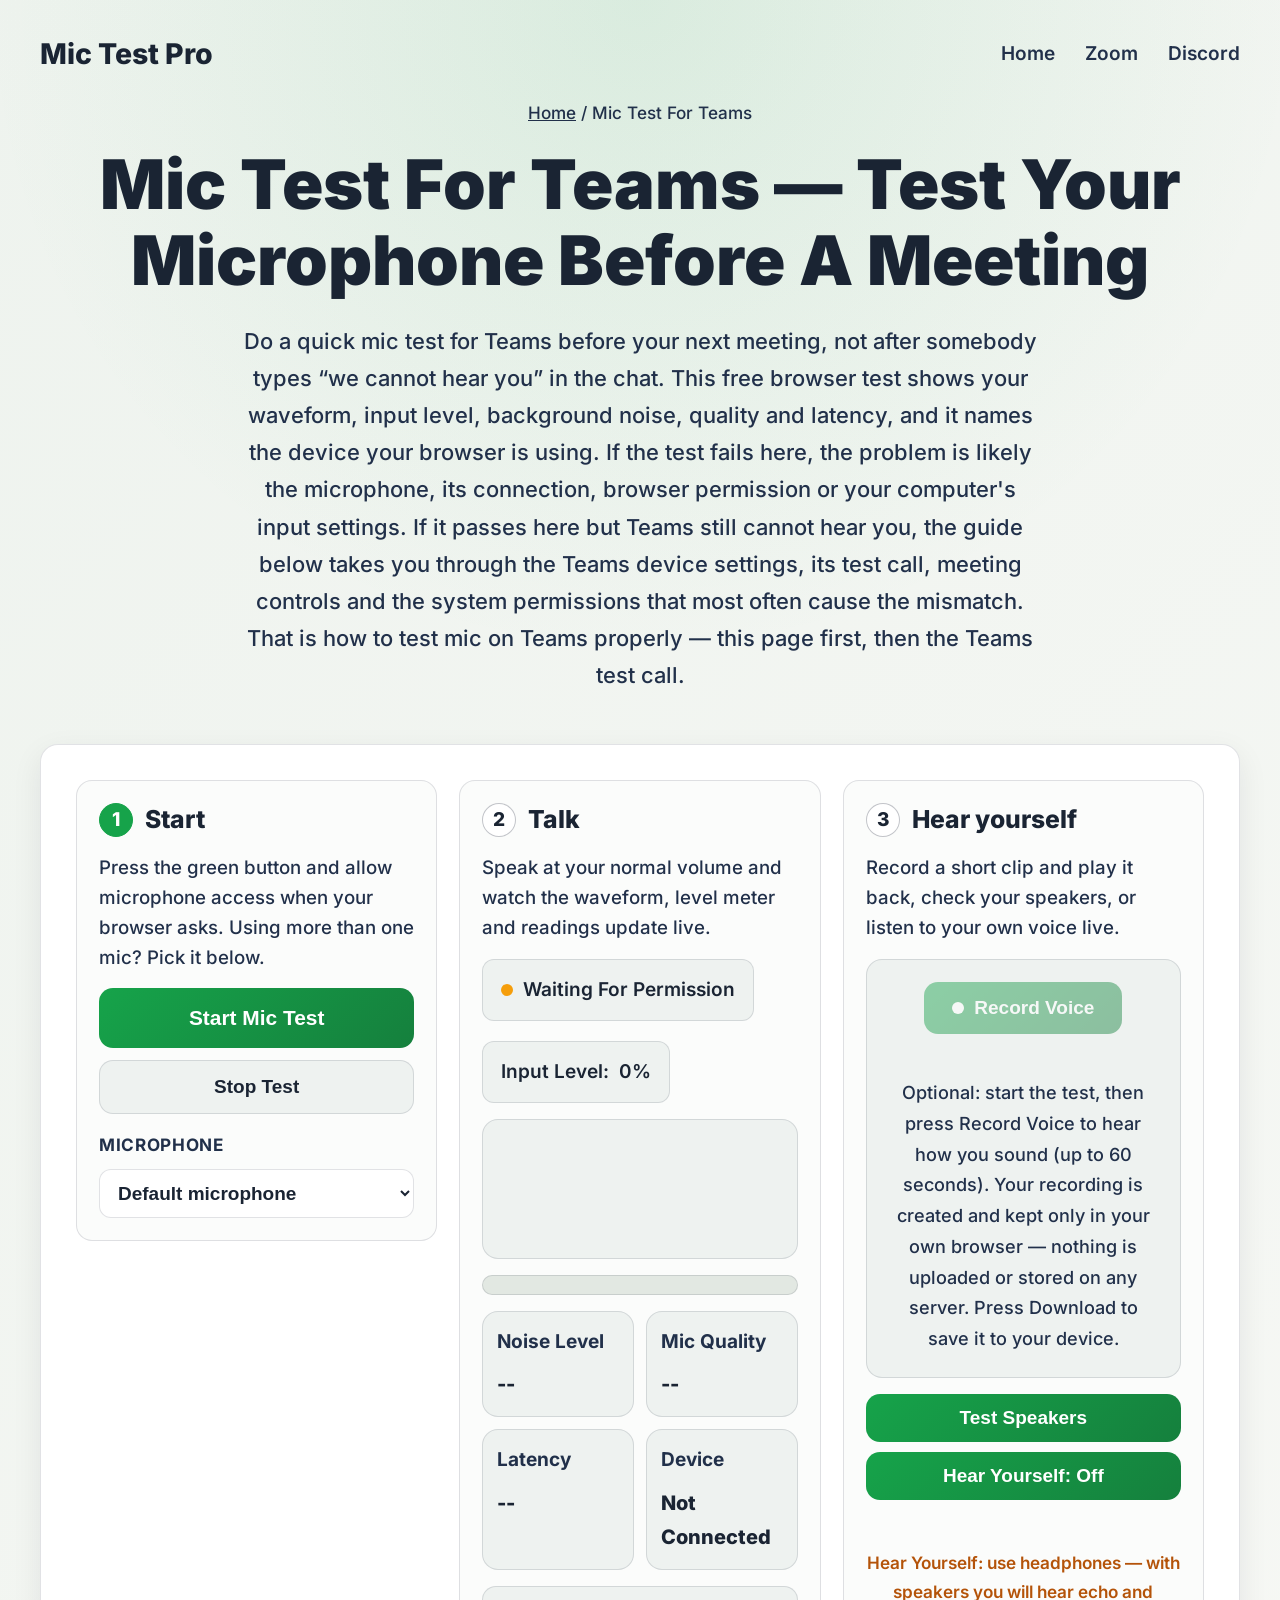
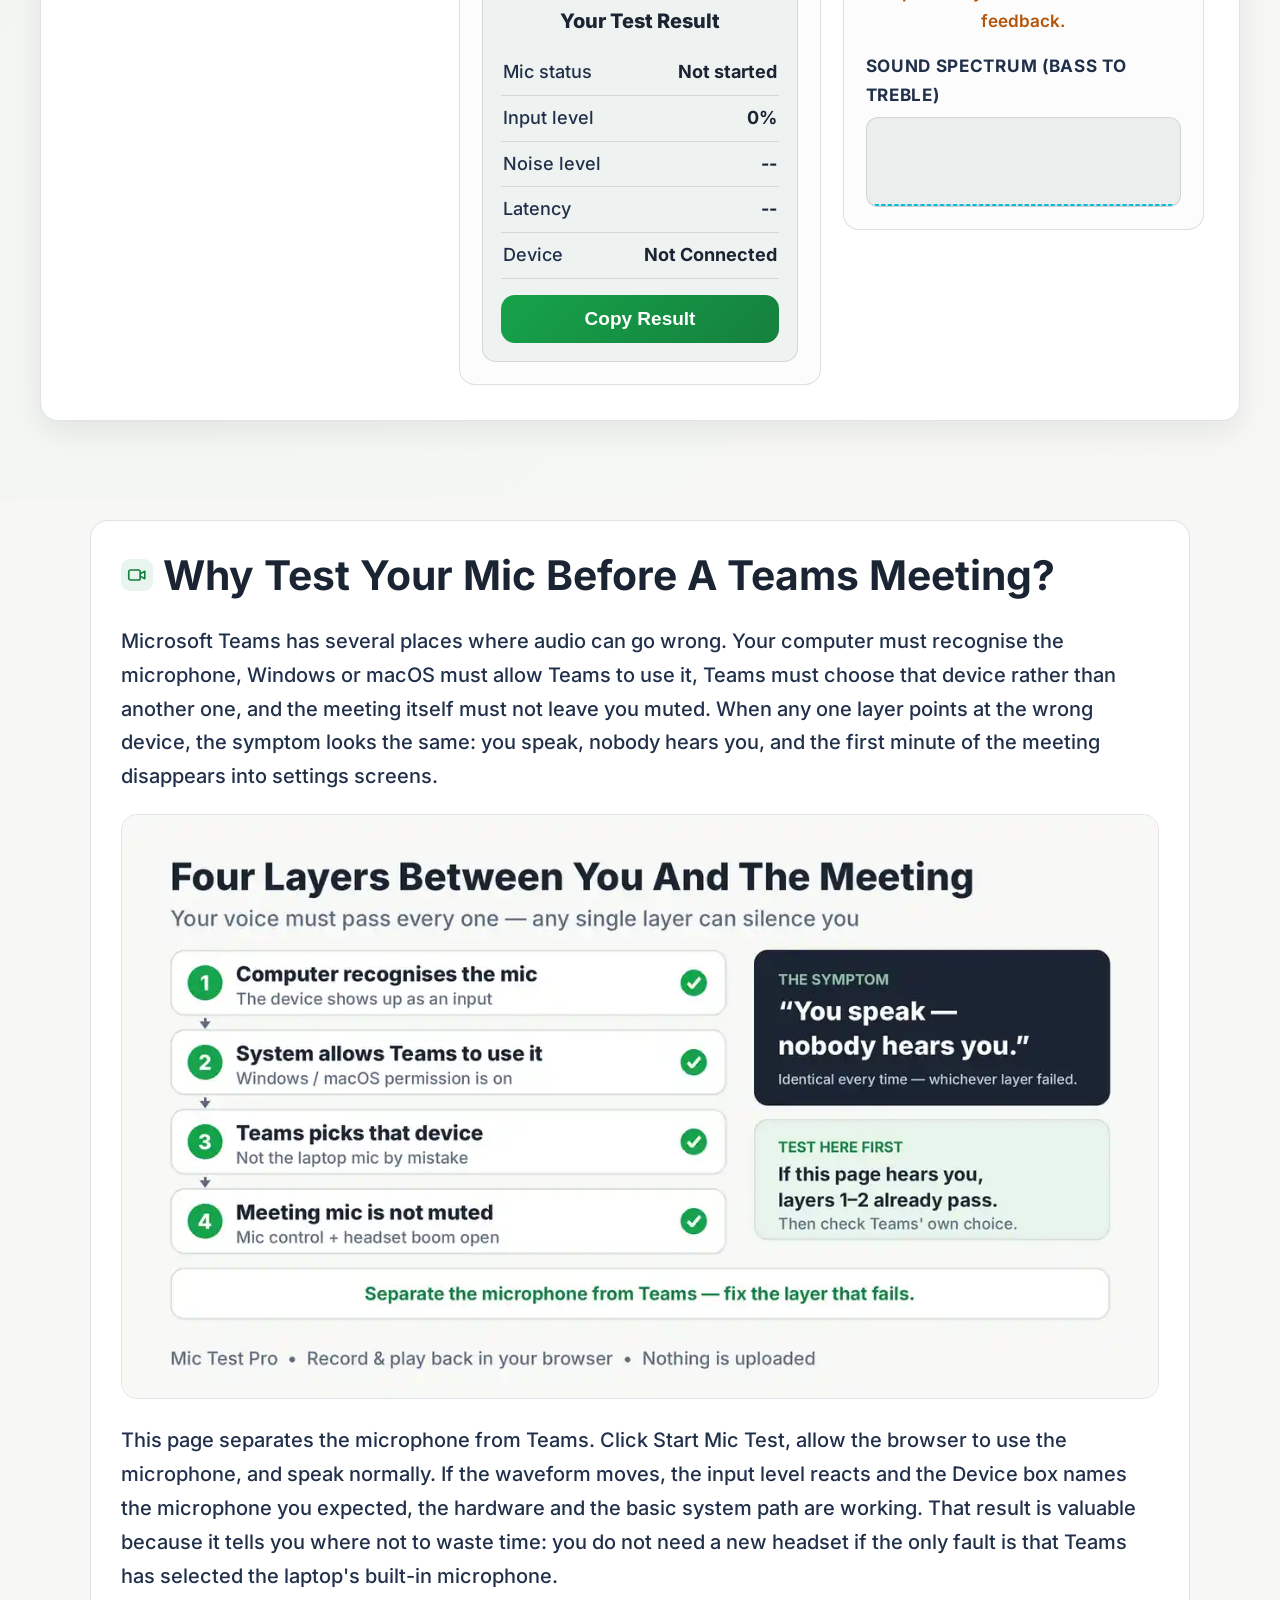
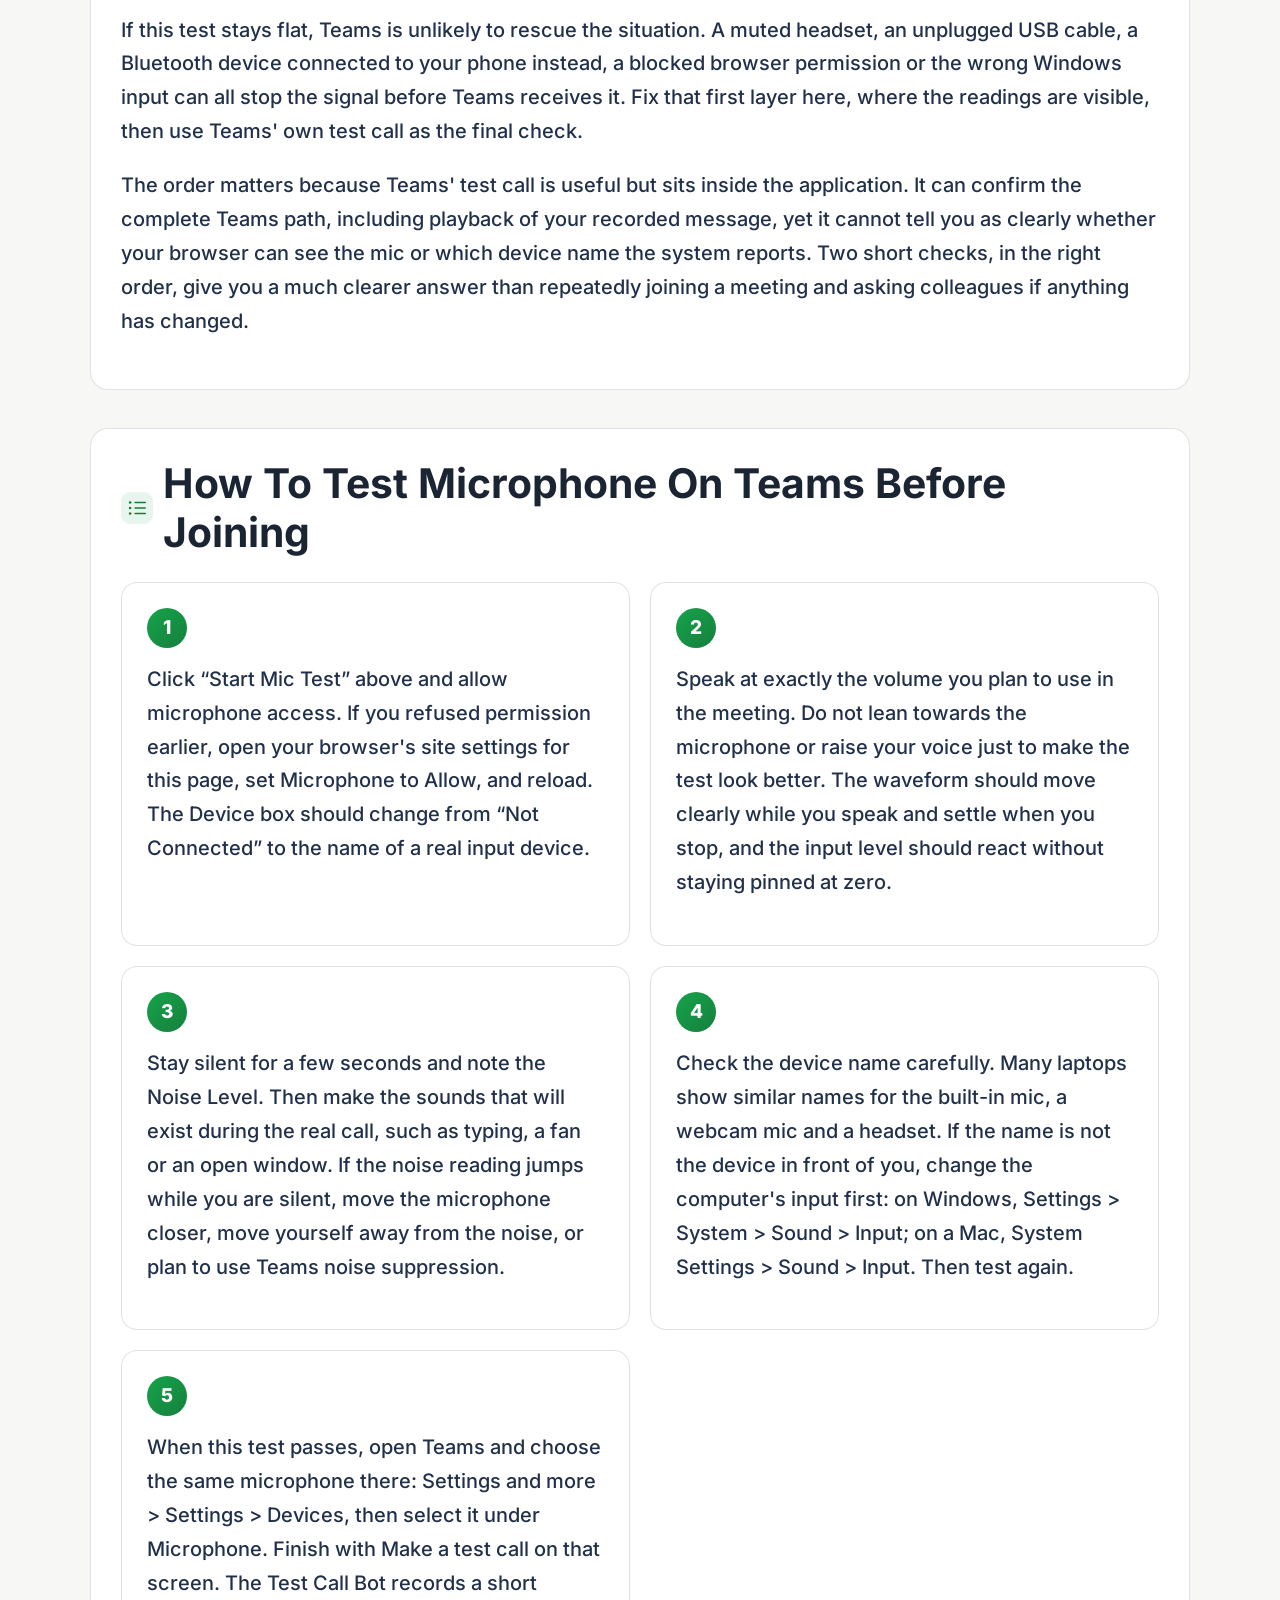
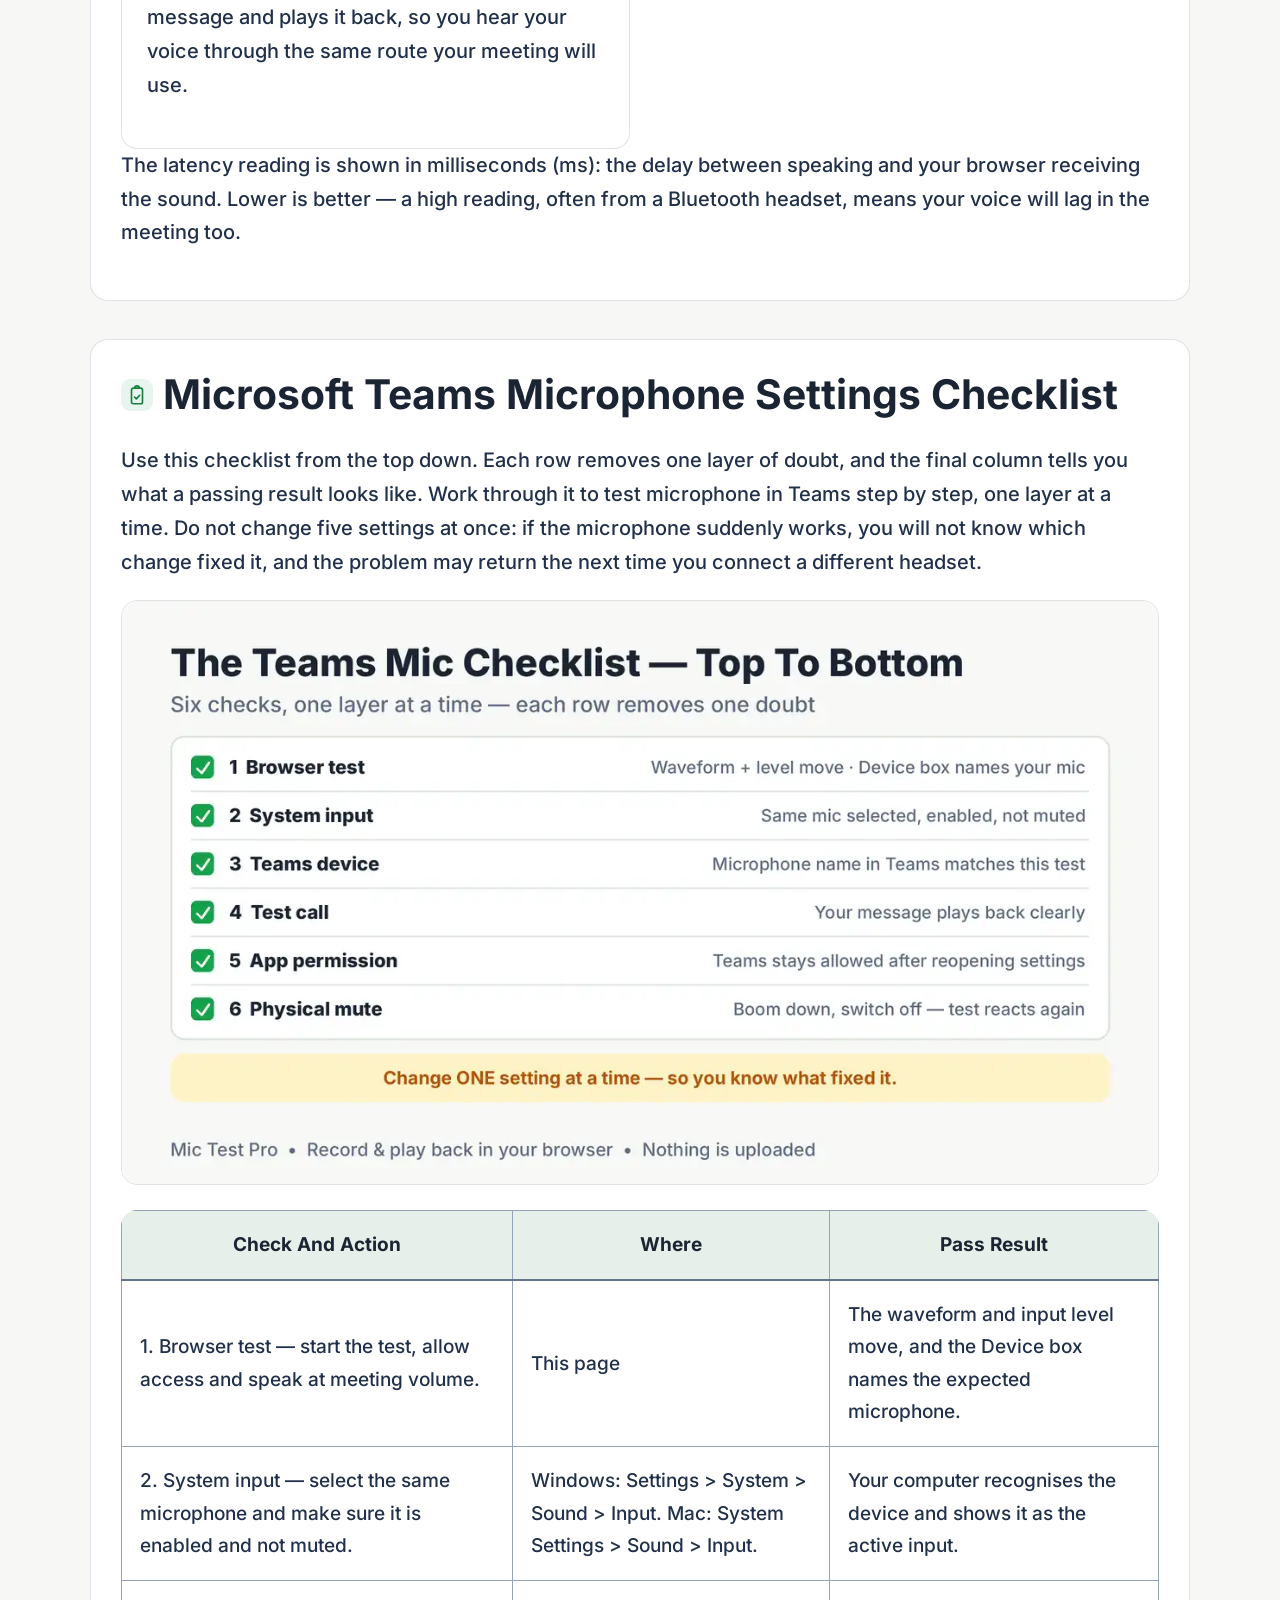
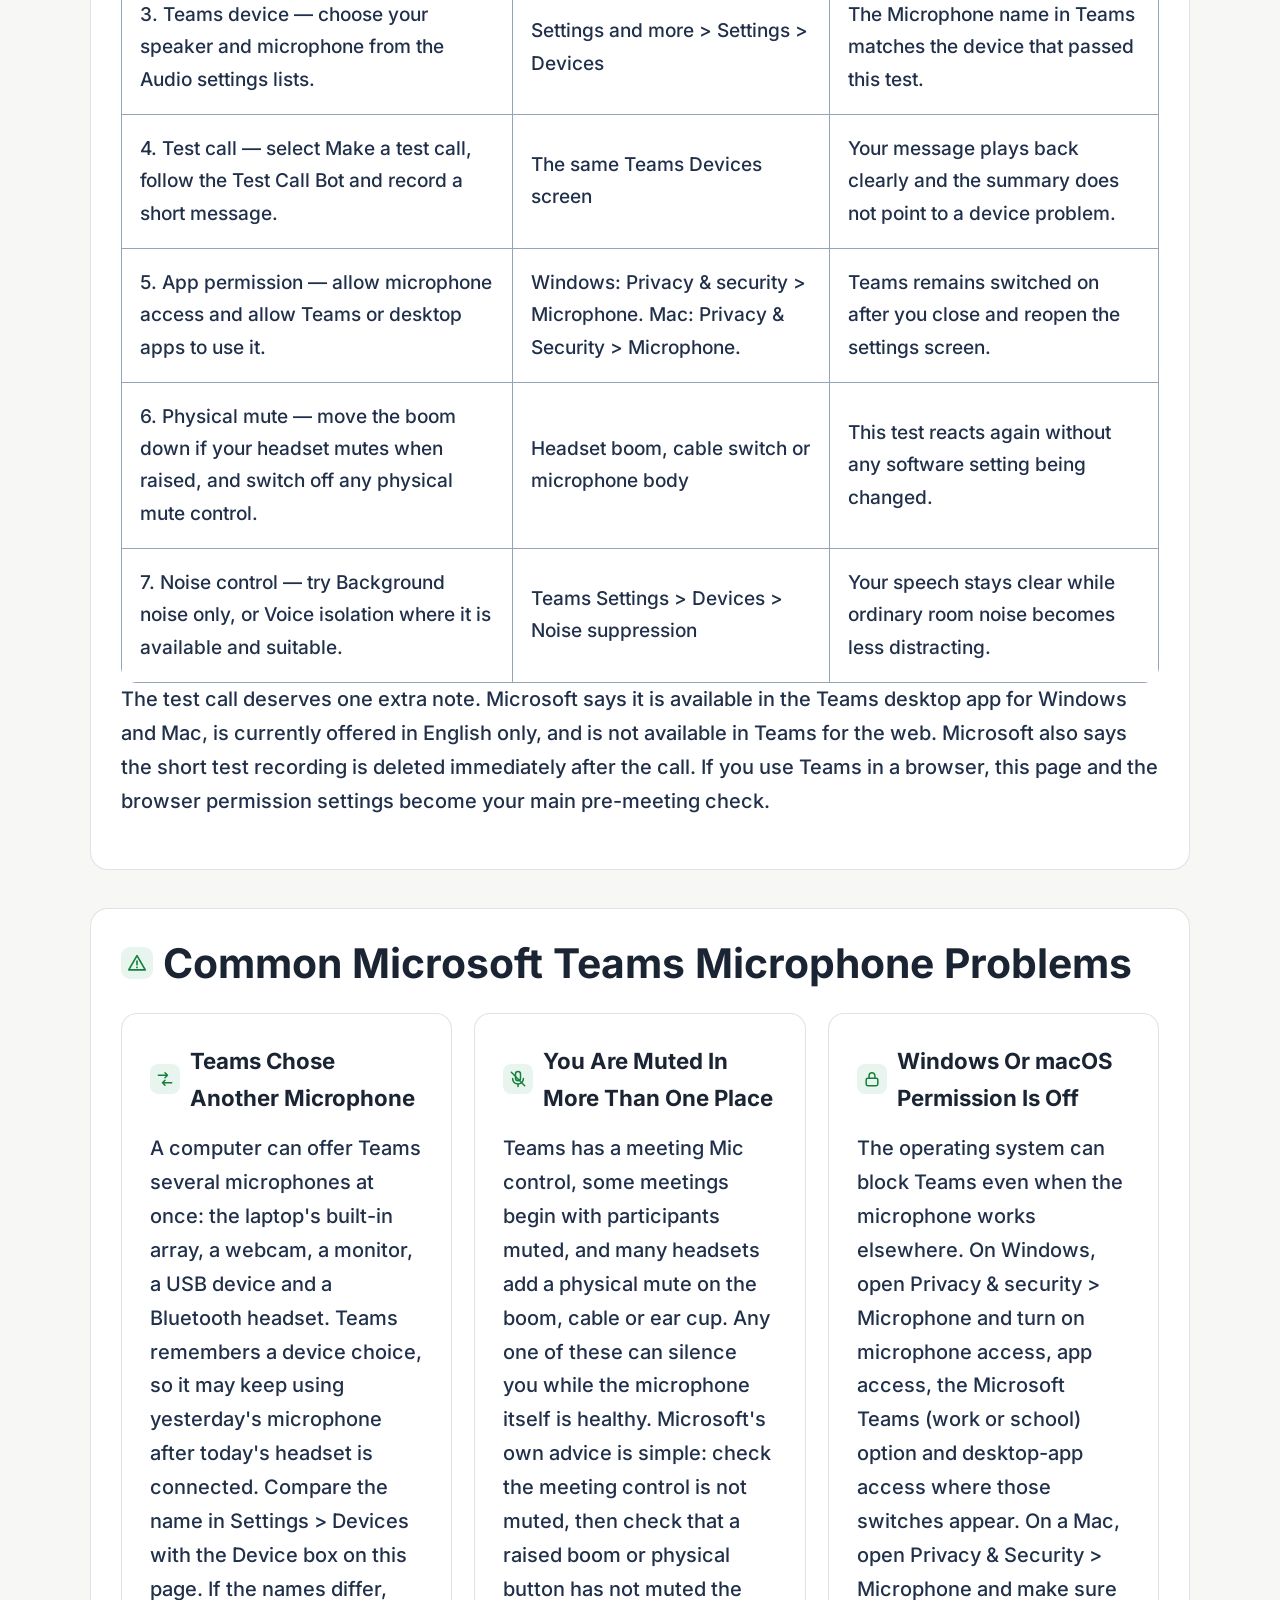
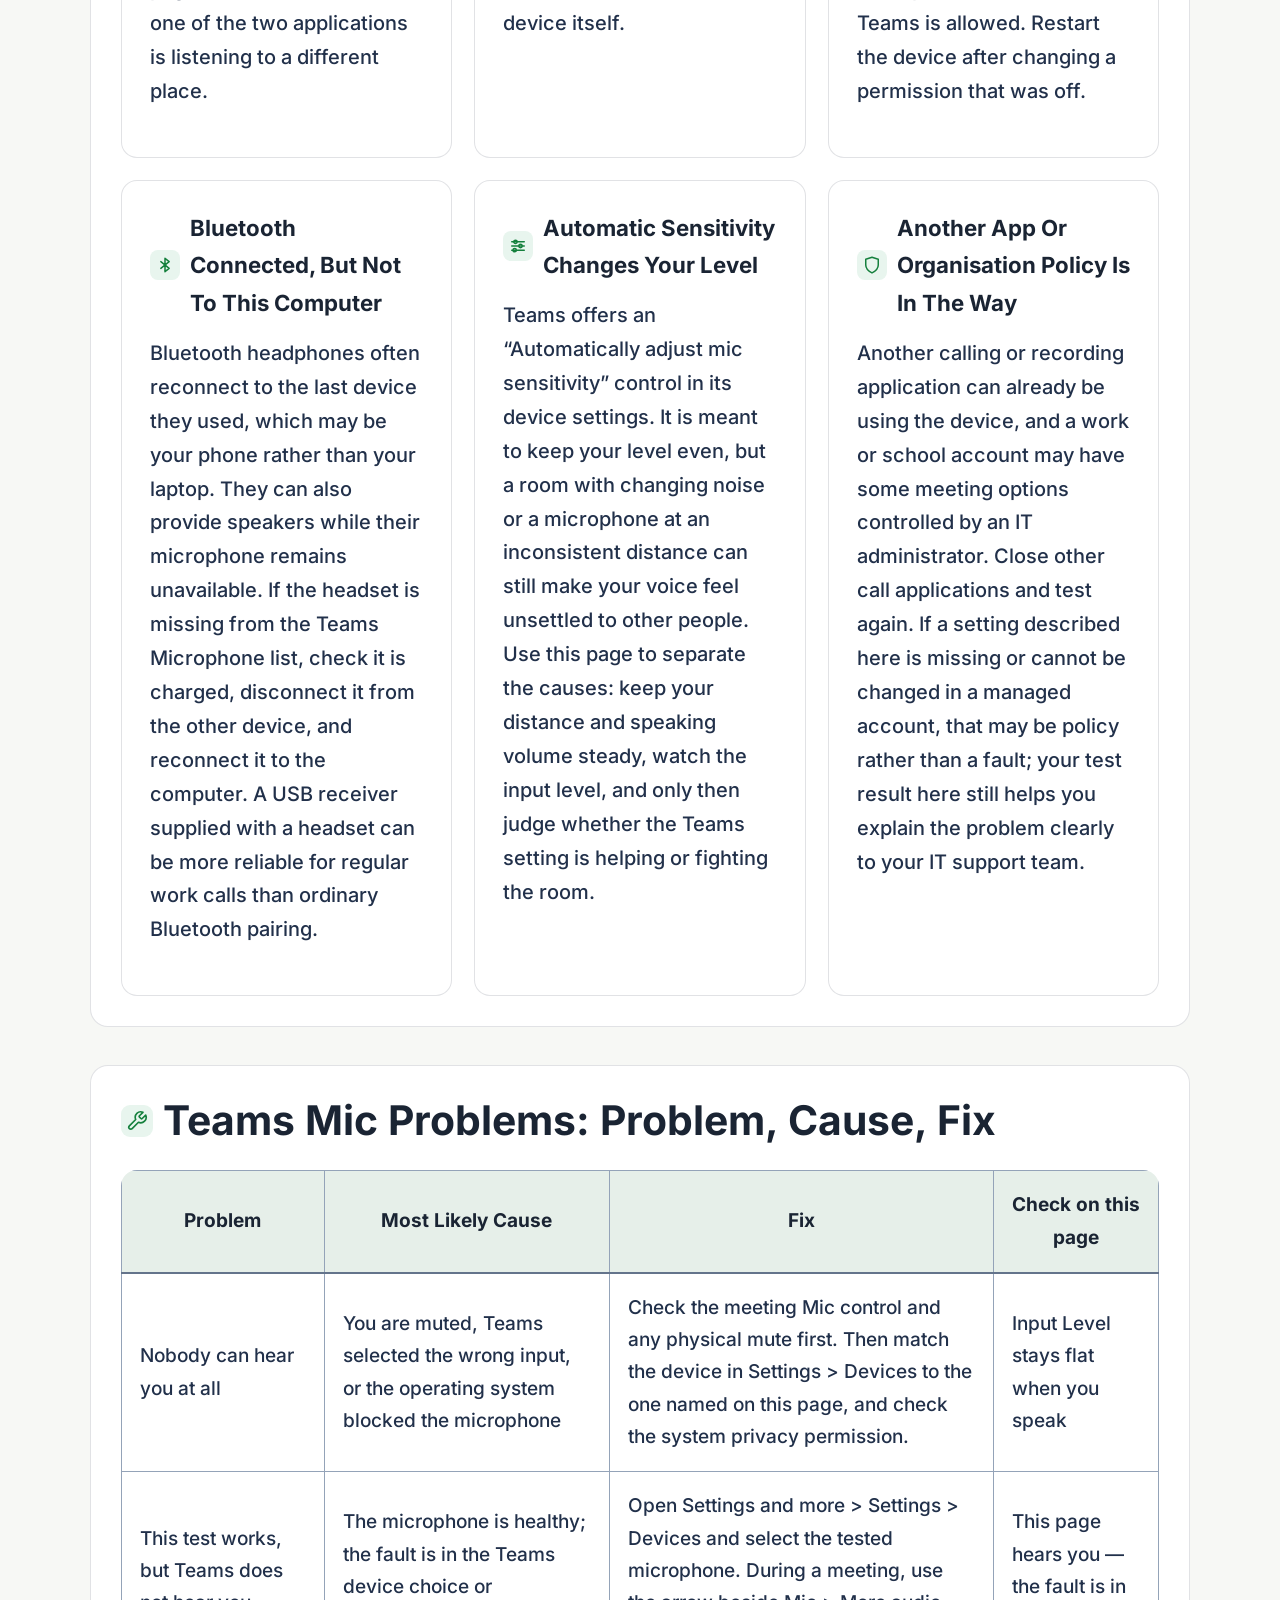
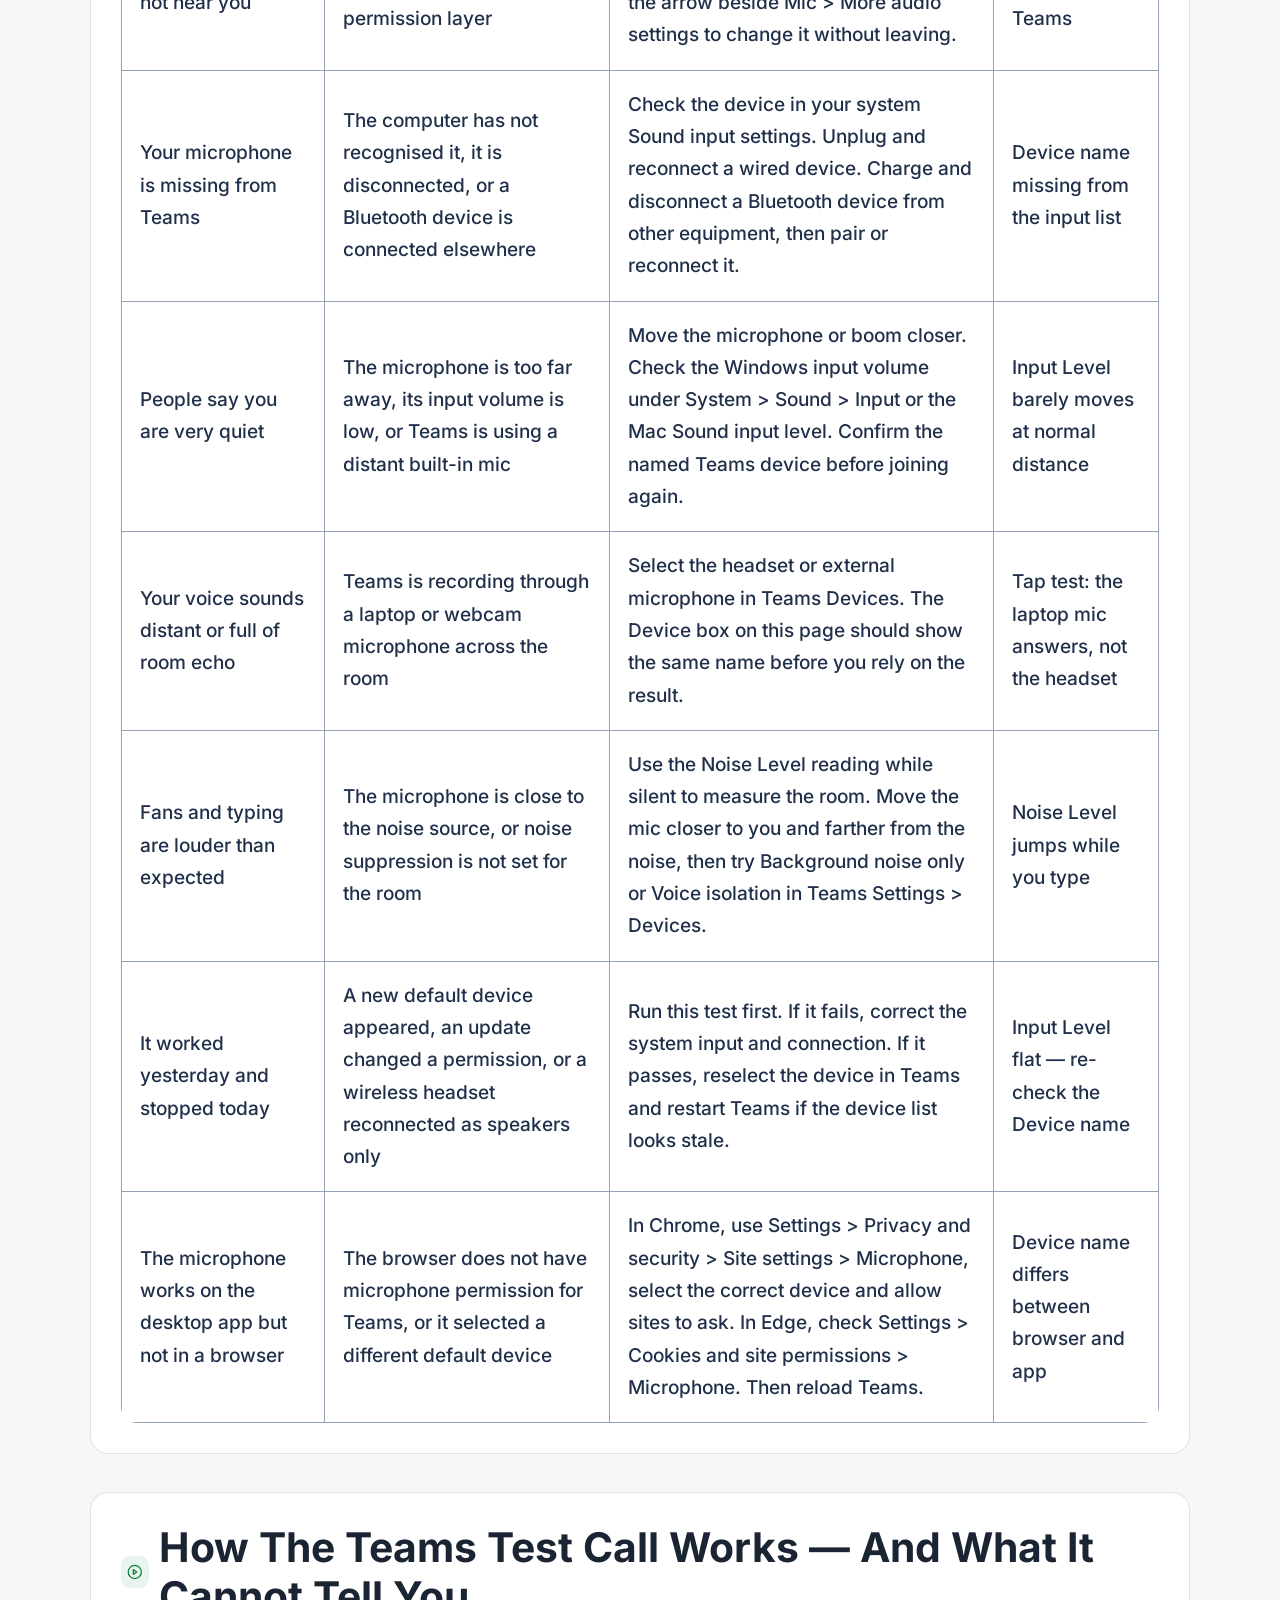
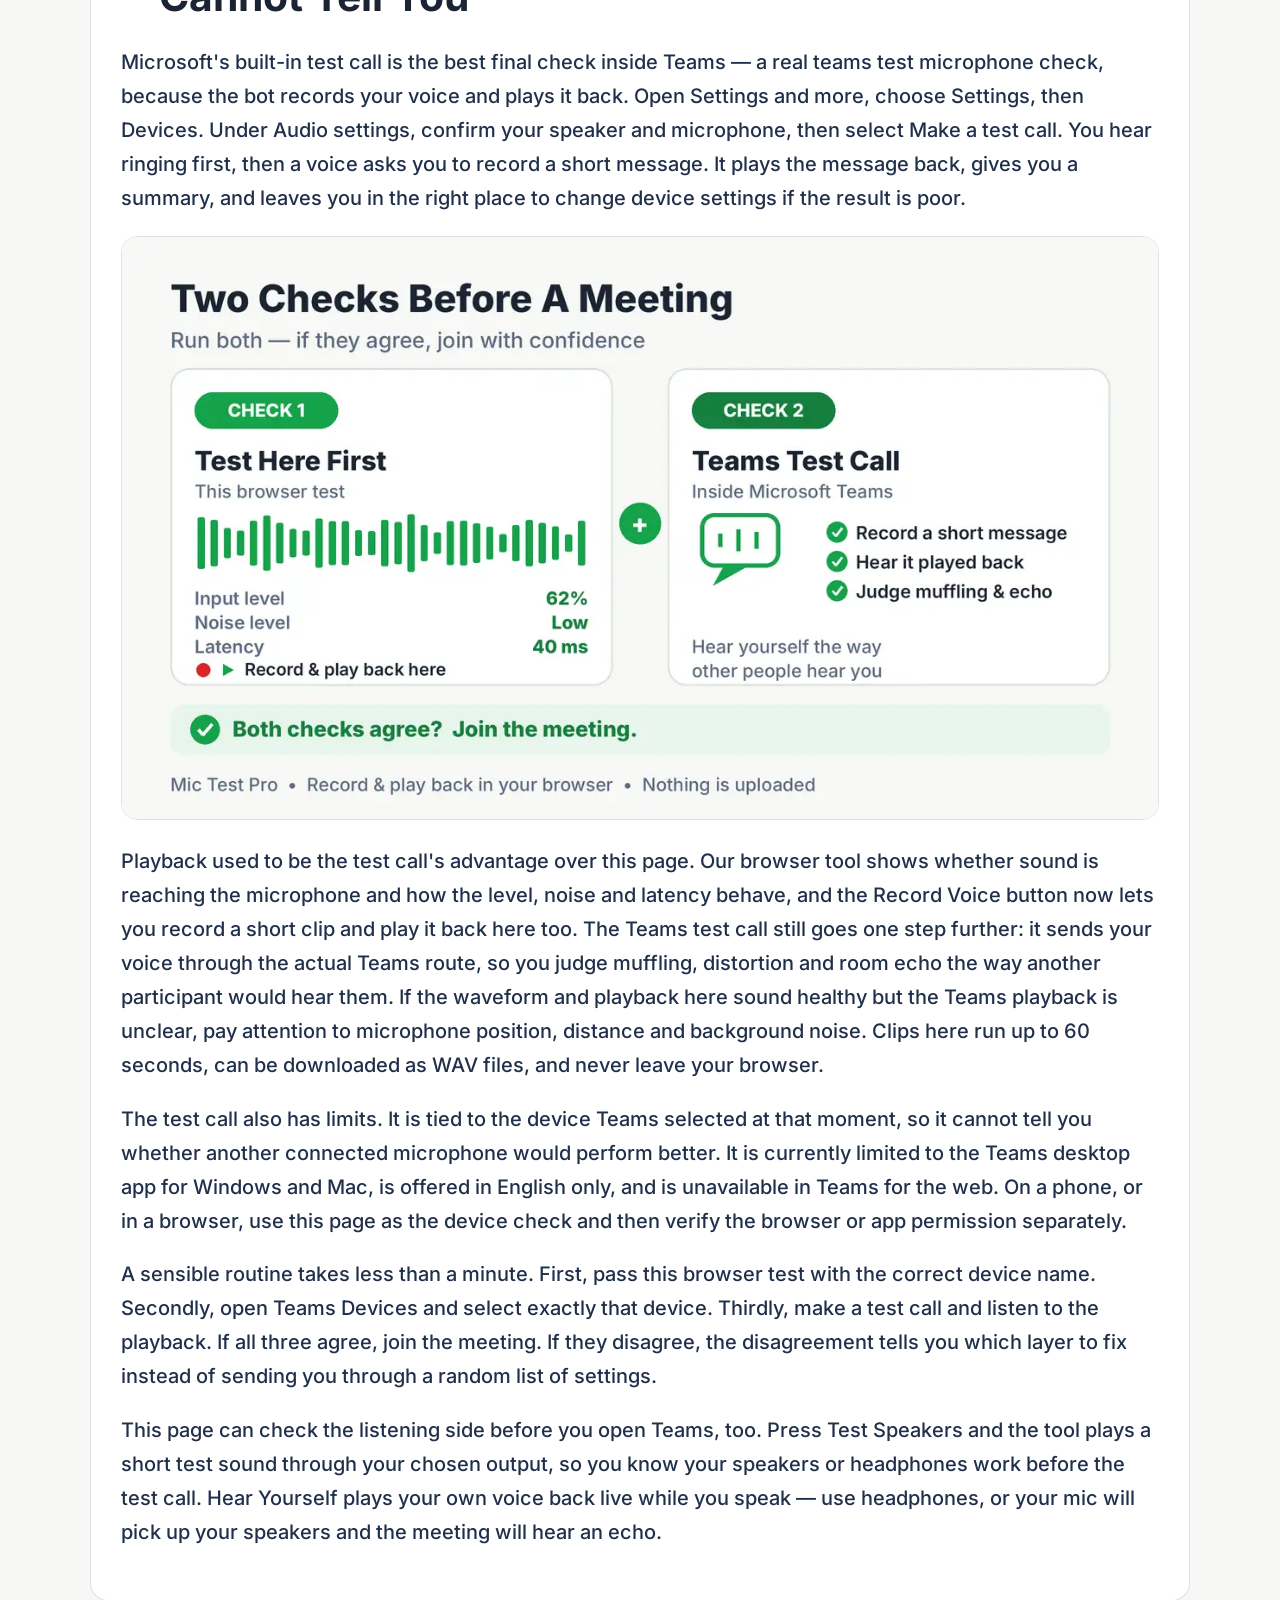
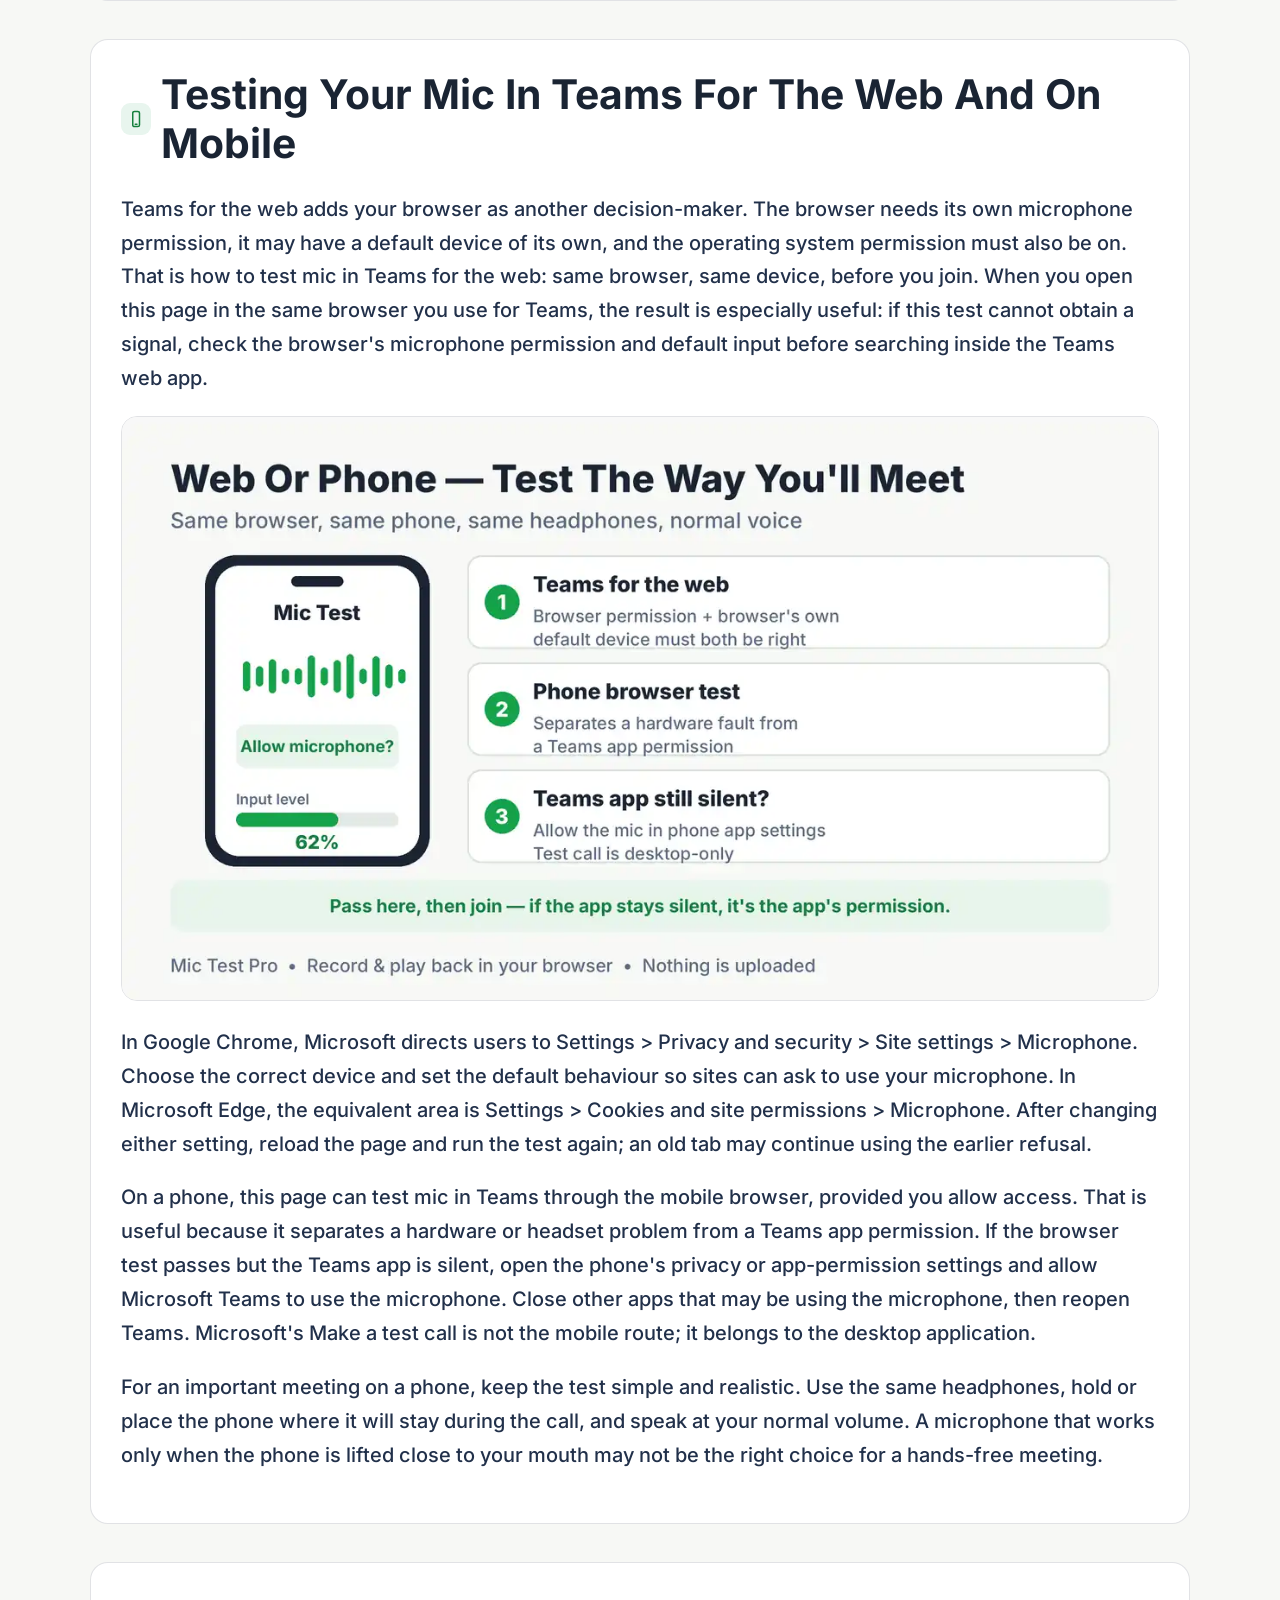
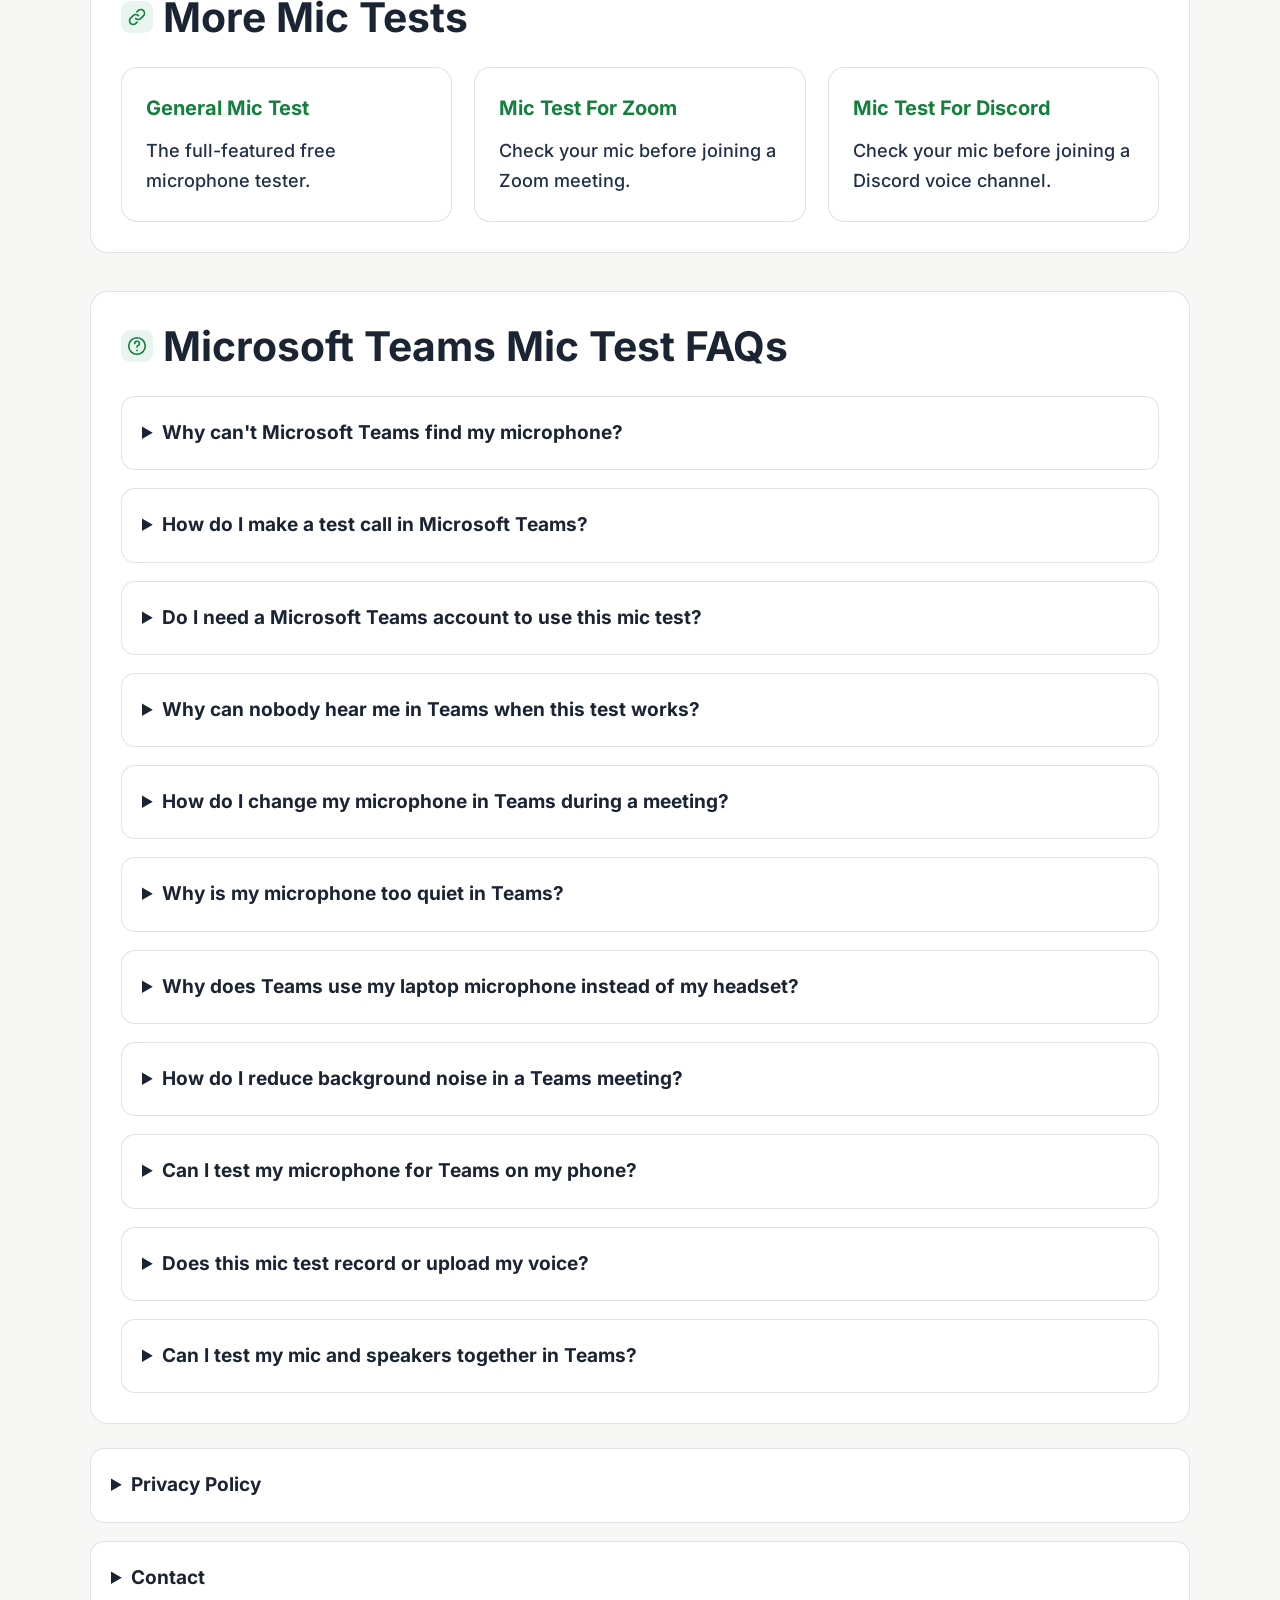
<file: mic-test-for-teams.html>
<!DOCTYPE html>
<html lang="en">
<head>
  <meta charset="UTF-8" />
  <meta name="viewport" content="width=device-width, initial-scale=1.0"/>

  <title>Mic Test For Teams – Check Your Microphone Before A Meeting</title>

  <meta name="description" content="Teams test mic — free check for Microsoft Teams. Test your microphone, input level and background noise before a Teams meeting, right in your browser. No install needed." />
  <meta name="keywords" content="mic test for teams, microsoft teams microphone test, test mic before teams meeting, teams test mic" />
  <meta name="robots" content="index, follow"/>

  <link rel="canonical" href="https://testmics.com/mic-test-for-teams.html"/>
  <link rel="icon" type="image/svg+xml" href="favicon.svg"/>

  <meta property="og:type" content="website"/>
  <meta property="og:title" content="Mic Test For Teams – Check Your Microphone Before A Meeting"/>
  <meta property="og:description" content="Teams test mic — free check for Microsoft Teams. Test your microphone, input level and background noise before a Teams meeting, right in your browser. No install needed."/>
  <meta property="og:url" content="https://testmics.com/mic-test-for-teams.html"/>
  <meta property="og:image" content="https://testmics.com/images/teams-1-meeting.webp"/>

  <meta name="twitter:card" content="summary"/>
  <meta name="twitter:title" content="Mic Test For Teams – Check Your Microphone Before A Meeting"/>
  <meta name="twitter:description" content="Teams test mic — free check for Microsoft Teams. Test your microphone, input level and background noise before a Teams meeting, right in your browser. No install needed."/>

  <style>
/* style.css inlined 2026-10-22 for PageSpeed (master copy: style.css in repo) */
/* Self-hosted Inter variable font (added 2026-10-22; replaces Google Fonts - no third-party request, no layout shift) */
@font-face{
  font-family:'Inter';
  src:url('fonts/inter-var.woff2') format('woff2');
  font-weight:400 900;
  font-style:normal;
  font-display:optional;
}

/* ===================================
   MIC TEST PRO — STYLE.CSS
=================================== */

*{
  margin:0;
  padding:0;
  box-sizing:border-box;
}

:root{

  --bg:#f7f8f5;
  --card:#ffffff;
  --card2:#eef2f0;
  --border:rgba(15,23,42,.12);
  --table-border:#94a3b8;

  --text:#1a2433;
  --text2:#21304a;

  --blue:#16a34a;
  --cyan:#15803d;
  --green:#16a34a;
  --red:#ef4444;
  --yellow:#b45309;

  --gradient:
  linear-gradient(
  135deg,
  #eef3ee 0%,
  #f7f8f5 100%
  );

  --radius:18px;

  --shadow:
  0 10px 30px rgba(15,23,42,.08);

}

/* Global text readability (2026-11-26): root 16px→17.5px so all rem text scales up,
   body weight 400→450, --text2 darkened #4a5a72→#2b3a52.
   Round 2 (2026-11-26): root 17.5px→19px, body weight 450→500, --text2 #2b3a52→#21304a;
   h1/h2 rem sizes trimmed slightly so headings stay proportionate at the larger root. */
html{
  scroll-behavior:smooth;
  font-size:19px;
}

body{

  font-family:
  'Inter',
  sans-serif;

  font-weight:500;

  background:
  var(--bg);

  color:
  var(--text);

  line-height:
  1.7;

  overflow-x:hidden;

}

/* =========================
   HERO
========================= */

.hero{

 min-height: auto;

  background:
  radial-gradient(
  circle at top,
  rgba(22,163,74,.10),
  transparent 30%
  ),
  var(--gradient);

  padding:
  30px 20px 80px;

}

/* =========================
   NAVBAR
========================= */

.topbar{

  max-width:1200px;

  margin:auto;

  display:flex;

  justify-content:
  space-between;

  align-items:center;

  margin-bottom:20px;

}

.logo{

  font-size:1.5rem;

  font-weight:800;

  color:#1a2433;

}

.nav-links{

  display:flex;

  gap:30px;

}

.nav-links a{

  color:var(--text2);

  text-decoration:none;

  transition:.3s;

  font-weight:600;

}

.nav-links a:hover{

  color:#1a2433;

}

/* =========================
   HERO CONTENT
========================= */

.hero-content{

  max-width:1000px;

  margin:auto;

  text-align:center;

}

.hero-content h1{

  font-size:3.6rem;

  line-height:1.1;

  margin-bottom:25px;

  font-weight:900;

}

.hero-text{

  max-width:800px;

  margin:auto;

  color:var(--text2);

  font-size:1.15rem;

  margin-bottom:50px;

}

/* =========================
   TOOL CARD
========================= */

.tool-card{

  background:
  #ffffff;

  border:
  1px solid var(--border);

  border-radius:
  var(--radius);

  padding:
  35px;

  box-shadow:
  var(--shadow);

  backdrop-filter:
  blur(10px);

}

.status-row{

  display:flex;

  justify-content:
  space-between;

  gap:20px;

  flex-wrap:wrap;

margin-bottom:25px;

}

.status-box{

  background:
  var(--card2);

  border:
  1px solid var(--border);

  padding:
  14px 18px;

  border-radius:
  12px;

  display:flex;

  align-items:center;

  gap:10px;

  color:#1a2433;

  font-weight:600;

}

.dot{

  width:12px;

  height:12px;

  border-radius:50%;

  background:var(--yellow);

  animation:pulse 1.5s infinite;

}

@keyframes pulse{

  0%{
    transform:scale(1);
    opacity:1;
  }

  50%{
    transform:scale(1.3);
    opacity:.7;
  }

  100%{
    transform:scale(1);
    opacity:1;
  }

}

/* =========================
   VISUALIZER
========================= */

.visualizer-wrap{

  background:
  #eef2f0;

  border-radius:
  16px;

  border:
  1px solid var(--border);

  padding:
  20px;

  margin-bottom:80px;

}

#visualizer{

  width:100%;

  height:140px;

  display:block;

}

/* =========================
   AUDIO METER
========================= */

.meter-wrap{

  margin-bottom:30px;

}

.meter-bar{

  width:100%;

  height:20px;

  background:
  #e2e8e2;

  border-radius:
  100px;

  overflow:hidden;

  border:
  1px solid var(--border);

}

.meter-fill{

  width:0%;

  height:100%;

  background:
  linear-gradient(
  90deg,
  var(--green),
  var(--cyan),
  var(--blue)
  );

  transition:
  width .1s linear;

}

/* =========================
   BUTTONS
========================= */

.tool-actions{

  display:flex;

  justify-content:center;

  gap:20px;

  margin-bottom:35px;

  flex-wrap:wrap;

}

.tool-actions button{

  border:none;

  padding:
  15px 28px;

  border-radius:
  14px;

  cursor:pointer;

  font-size:1rem;

  font-weight:700;

  transition:.3s;

}

#startBtn{

  background:
  linear-gradient(
  135deg,
  var(--blue),
  var(--cyan)
  );

  color:white;

}

#startBtn:hover{

  transform:
  translateY(-2px);

}

#stopBtn{

  background:
  #eef2f0;

  color:#1a2433;

  border:
  1px solid var(--border);

}

/* =========================
   INFO GRID
========================= */

.tool-grid{

  display:grid;

  grid-template-columns:
  repeat(4,1fr);

  gap:20px;

}

.info-card{

  background:
  var(--card2);

  border:
  1px solid var(--border);

  padding:
  22px;

  border-radius:
  16px;

}

.info-card h3{

  margin-bottom:10px;

  font-size:1rem;

  color:var(--text2);

}

.info-card p{

  font-size:1.2rem;

  font-weight:800;

}

/* =========================
   CONTENT
========================= */

.content-section{

padding: 5px 20px;
}

.container{

  max-width:1100px;

  margin:auto;

}

.content-section h2{

  font-size:2.15rem;

  margin-bottom:25px;

  line-height:1.2;

}

.content-section p{

  color:var(--text2);

  margin-bottom:20px;

  font-size:1.05rem;

}

/* =========================
   TOC
========================= */

.toc{

  background:
  var(--card);

  border:
  1px solid var(--border);

  border-radius:
  var(--radius);

  padding:
  30px;

}

.toc summary h2{

  display:inline;

  font-size:1.5rem;

}

.toc ul{

  margin-top:20px;

  display:grid;

  gap:15px;

}

.toc a{

  color:#15803d;

  text-decoration:none;

  transition:.3s;

}

.toc a:hover{

  color:#14532d;

}

/* =========================
   STEPS
========================= */

.steps{

  display:grid;

  grid-template-columns:
  repeat(2,1fr);

  gap:20px;

}

.step{

  background:
  var(--card);

  border:
  1px solid var(--border);

  border-radius:
  16px;

  padding:
  25px;

  transition:.3s;

}

.step:hover{

  transform:
  translateY(-2px);

  box-shadow:0 8px 20px rgba(22,163,74,.12);

  border-color:
  rgba(22,163,74,.45);

}

.step span{

  width:40px;

  height:40px;

  border-radius:50%;

  display:flex;

  align-items:center;

  justify-content:center;

  margin-bottom:15px;

  background:
  linear-gradient(
  135deg,
  var(--blue),
  var(--cyan)
  );

  font-weight:800;

  color:#fff;

}

/* =========================
   FEATURES
========================= */

.feature-grid{

  display:grid;

  grid-template-columns:
  repeat(3,1fr);

  gap:22px;

}

.feature-card{

  background:
  var(--card);

  border:
  1px solid var(--border);

  border-radius:
  16px;

  padding:
  28px;

  transition:.3s;

}

.feature-card:hover{

  transform:
  translateY(-2px);

  box-shadow:0 8px 20px rgba(22,163,74,.12);

  border-color:
  rgba(22,163,74,.45);

}
.step-card{

transition: .3s;

}
.step-card:hover{

transform:
translateY(-2px);

  box-shadow:0 8px 20px rgba(22,163,74,.12);

border-color:
rgba(22,163,74,.45);

}

.feature-card h3{

  margin-bottom:15px;

}

/* =========================
   BENEFITS
========================= */

.benefit-list{

  display:grid;

  gap:18px;

  padding-left:20px;

}

.benefit-list li{

  color:var(--text2);

}

/* =========================
   TABLE
   Lines highlighted (2026-11-26): cell borders use --table-border
   (medium slate #94a3b8) instead of the faint --border, and the
   header row gets a green-tinted background + stronger bottom line.
========================= */

table{

  width:100%;

  border-collapse:
  collapse;

  overflow:hidden;

  border-radius:
  16px;

}

table th,
table td{

  padding:
  18px;

  border:
  1px solid var(--table-border);

}

table th{

  background:
  #e6efe9;

  border-bottom:
  2px solid #64748b;

}

table td{

  background:
  var(--card);

  color:var(--text2);

}

/* Mobile: wide tables scroll sideways inside their card instead of overflowing the page (2026-11-26) */
@media(max-width:700px){

  table{

    display:block;

    overflow-x:auto;

    -webkit-overflow-scrolling:touch;

  }

}

/* =========================
   FAQ
========================= */

.faq{

  display:grid;

  gap:18px;

}

details{

  background:
  var(--card);

  border:
  1px solid var(--border);

  border-radius:
  14px;

  padding:
  20px;

  transition:.3s;

}

details:hover{

  transform:
  translateY(-2px);

  box-shadow:0 8px 20px rgba(22,163,74,.12);

  border-color:
  rgba(22,163,74,.45);

}

.page-img{

  width:100%;

  height:auto;

  display:block;

  border:
  1px solid var(--border);

  border-radius:
  16px;

  margin:
  10px 0 25px;

}

.h2-icon{

  width:24px;

  height:24px;

  vertical-align:-4px;

  margin-right:10px;

}

summary{

  cursor:pointer;

  font-weight:700;

}

details p{

  margin-top:15px;

}

/* =========================
   AFFILIATE
========================= */

.affiliate-card{

  text-decoration:none;

  color:#1a2433;

}

/* =========================
   FOOTER
========================= */

.footer{

  padding:
  20px 20px;
  border-top:
  1px solid var(--border);

  text-align:center;

}

.footer-links{

  display:flex;

  justify-content:center;

  gap:25px;

  flex-wrap:wrap;

  margin-bottom:20px;

}

.footer-links a{

  color:var(--text2);

  text-decoration:none;

}

/* =========================
   RESPONSIVE
========================= */

@media(max-width:900px){

  .hero-content h1{

    font-size:2.5rem;

  }

  .tool-grid{

    grid-template-columns:
    repeat(2,1fr);

  }

  .feature-grid{

    grid-template-columns:
    1fr;

  }

}

@media(max-width:700px){

  .topbar{

    flex-direction:column;

    gap:20px;

  }

  .nav-links{

    flex-wrap:wrap;

    justify-content:center;

    gap:16px;

  }

  .hero-content h1{

    font-size:2.05rem;

  }

  .steps{

    grid-template-columns:
    1fr;

  }

  .tool-grid{

    grid-template-columns:
    1fr;

  }

  .tool-card{

    padding:22px;

  }

  .content-section h2{

    font-size:1.7rem;

  }

}

.footer-bottom{

  text-align:center;

  width:100%;
   margin-top: 30px;

}

/* =========================
   RELATED / INTERNAL LINKS
========================= */

.related-grid{

  display:grid;

  grid-template-columns:
  repeat(3,1fr);

  gap:22px;

}

.related-card{

  background:var(--card);

  border:1px solid var(--border);

  border-radius:16px;

  padding:24px;

  text-decoration:none;

  color:#1a2433;

  display:block;

  transition:.3s;

}

.related-card:hover{

  transform:translateY(-2px);

  box-shadow:0 8px 20px rgba(22,163,74,.12);

  border-color:rgba(22,163,74,.45);

}

.related-card h3{

  margin-bottom:10px;

  color:var(--cyan);

  font-size:1.05rem;

}

.related-card p{

  color:var(--text2);

  font-size:.95rem;

  margin-bottom:0;

}

.breadcrumb{

  color:var(--text2);

  font-size:.9rem;

  margin-bottom:20px;

}

.breadcrumb a{

  color:var(--text2);

}

@media(max-width:900px){

  .related-grid{

    grid-template-columns:1fr;

  }

}

/* Accessibility utility: visually hidden heading text (added 2026-10-22 for heading-order fix) */
.sr-only{
  position:absolute;
  width:1px;
  height:1px;
  padding:0;
  margin:-1px;
  overflow:hidden;
  clip:rect(0,0,0,0);
  white-space:nowrap;
  border:0;
}

/* In-content text links (added 2026-10-22): bare paragraph/list/table links had no colour rule
   and rendered in the browser-default blue #0000ee (2.09:1 on the dark background).
   :where() keeps this weaker than the nav, TOC, breadcrumb and footer link rules. */
:where(.content-section) p a,
:where(.content-section) li a,
:where(.content-section) td a{
  color:var(--cyan);
  text-decoration:underline;
}

/* =========================
   RECORD / PLAYBACK / DOWNLOAD
   (added 2026-11-26)
========================= */

.record-panel{

  background:
  var(--card2);

  border:
  1px solid var(--border);

  border-radius:
  16px;

  padding:
  22px;

  margin-bottom:
  35px;

}

.record-row{

  display:flex;

  align-items:center;

  justify-content:center;

  gap:16px;

  flex-wrap:wrap;

  margin-bottom:16px;

}

#recordBtn{

  display:inline-flex;

  align-items:center;

  justify-content:center;

  gap:10px;

  border:none;

  padding:
  15px 28px;

  border-radius:
  14px;

  cursor:pointer;

  font-size:1rem;

  font-weight:700;

  transition:.3s;

  background:
  linear-gradient(
  135deg,
  var(--blue),
  var(--cyan)
  );

  color:white;

  min-height:52px;

}

#recordBtn:hover:not(:disabled){

  transform:
  translateY(-2px);

}

#recordBtn:disabled{

  opacity:.45;

  cursor:not-allowed;

}

.record-dot{

  width:12px;

  height:12px;

  border-radius:50%;

  background:white;

  flex:none;

}

#recordBtn.recording .record-dot{

  animation:pulse 1s infinite;

}

.record-timer{

  font-size:1.15rem;

  font-weight:800;

  color:var(--red);

  font-variant-numeric:
  tabular-nums;

}

.record-status{

  color:var(--cyan);

  font-size:.95rem;

  font-weight:600;

  text-align:center;

  min-height:1.6em;

  margin-bottom:16px;

}

.record-status:empty{

  margin-bottom:0;

}

.playback-wrap{

  display:flex;

  flex-direction:column;

  gap:14px;

  align-items:center;

  margin-bottom:16px;

}

.playback-wrap[hidden]{

  display:none;

}

.playback-wrap audio{

  width:100%;

  max-width:520px;

}

.download-btn{

  display:inline-flex;

  align-items:center;

  justify-content:center;

  padding:
  13px 26px;

  border-radius:
  14px;

  background:
  linear-gradient(
  135deg,
  var(--green),
  var(--cyan)
  );

  color:white;

  font-weight:700;

  text-decoration:none;

  transition:.3s;

  min-height:48px;

}

.download-btn:hover{

  transform:
  translateY(-2px);

}

.record-note{

  color:var(--text2);

  font-size:.95rem;

  text-align:center;

  max-width:640px;

  margin:auto;

}

@media(max-width:700px){

  .record-panel{

    padding:18px;

  }

  #recordBtn{

    width:100%;

  }

  .download-btn{

    width:100%;

  }

}

/* =========================
   EXTRA TOOL FEATURES
   (added 2026-11-26)
   Speaker test, mic select,
   hear-yourself monitor,
   spectrum, result summary
========================= */

.extras-panel{

  background:
  var(--card2);

  border:
  1px solid var(--border);

  border-radius:
  16px;

  padding:
  22px;

  margin-bottom:
  35px;

}

.extras-row{

  display:flex;

  align-items:center;

  justify-content:center;

  gap:14px;

  flex-wrap:wrap;

  margin-bottom:16px;

}

.extras-label{

  color:var(--text2);

  font-size:.9rem;

  font-weight:700;

  letter-spacing:.04em;

  text-transform:uppercase;

}

.mic-select{

  background:var(--card);

  color:var(--text);

  border:
  1px solid var(--border);

  border-radius:12px;

  padding:12px 14px;

  font-size:1rem;

  font-weight:600;

  min-height:48px;

  max-width:100%;

  cursor:pointer;

}

.extras-btn{

  display:inline-flex;

  align-items:center;

  justify-content:center;

  gap:10px;

  border:none;

  padding:
  13px 26px;

  border-radius:
  14px;

  cursor:pointer;

  font-size:1rem;

  font-weight:700;

  transition:.3s;

  background:
  linear-gradient(
  135deg,
  var(--blue),
  var(--cyan)
  );

  color:white;

  min-height:48px;

}

.extras-btn:hover:not(:disabled){

  transform:
  translateY(-2px);

}

.extras-btn:disabled{

  opacity:.45;

  cursor:not-allowed;

}

.monitor-btn.on{

  background:
  linear-gradient(
  135deg,
  var(--green),
  var(--cyan)
  );

}

.extras-status{

  color:var(--cyan);

  font-size:.95rem;

  font-weight:600;

  text-align:center;

  min-height:1.6em;

  margin-bottom:10px;

}

.extras-status:empty{

  margin-bottom:0;

  min-height:0;

}

.monitor-warning{

  color:var(--yellow);

  font-size:.9rem;

  font-weight:600;

  text-align:center;

  margin-bottom:18px;

}

.spectrum-wrap{

  display:flex;

  flex-direction:column;

  gap:8px;

  margin-bottom:20px;

}

#spectrumCanvas{

  width:100%;

  height:90px;

  background:rgba(15,23,42,.06);

  border:
  1px solid var(--border);

  border-radius:12px;

}

.summary-card{

  background:var(--card);

  border:
  1px solid var(--border);

  border-radius:14px;

  padding:18px;

}

.summary-title{

  font-size:1.05rem;

  font-weight:800;

  text-align:center;

  margin-bottom:12px;

}

.summary-row{

  display:flex;

  justify-content:space-between;

  gap:16px;

  padding:7px 2px;

  border-bottom:
  1px solid var(--border);

  color:var(--text2);

  font-size:.95rem;

}

.summary-row span:last-child{

  color:var(--text);

  font-weight:700;

  text-align:right;

  overflow-wrap:anywhere;

}

.summary-card .extras-row{

  margin-top:16px;

  margin-bottom:6px;

}

@media(max-width:700px){

  .extras-panel{

    padding:18px;

  }

  .extras-btn{

    width:100%;

  }

  .mic-select{

    width:100%;

  }

  .extras-row .extras-label{

    width:100%;

    text-align:center;

  }

}

/* === V4: MicChecker-style 3-step tool (scoped overrides) === */
.hero-content{max-width:1200px}
.mc-steps{display:grid;grid-template-columns:repeat(3,1fr);gap:22px;text-align:left;align-items:start}
.mc-step{background:#fbfcfb;border:1px solid var(--border);border-radius:16px;padding:22px;display:flex;flex-direction:column;gap:16px}
.mc-step-head{display:flex;align-items:center;gap:12px}
.mc-num{width:34px;height:34px;border-radius:50%;background:#ffffff;border:1.5px solid rgba(15,23,42,.25);color:#1a2433;font-weight:800;display:flex;align-items:center;justify-content:center;flex:none;font-size:1rem}
.mc-step:first-child .mc-num{background:#16a34a;border-color:#16a34a;color:#fff}
.mc-step-head h3{font-size:1.3rem;font-weight:800;color:#1a2433;line-height:1.2}
.mc-step-sub{color:var(--text2);font-size:.98rem;line-height:1.6}
.mc-step .status-row{margin-bottom:0}
.mc-step .visualizer-wrap{margin-bottom:0;padding:14px}
.mc-step #visualizer{height:110px}
.mc-step .meter-wrap{margin-bottom:0}
.mc-step .tool-actions{margin-bottom:0;flex-direction:column;align-items:stretch;gap:12px}
.mc-step #startBtn{width:100%;padding:18px 28px;font-size:1.1rem}
.mc-step #stopBtn{width:100%}
.mc-step .record-panel{margin-bottom:0}
.mc-step .extras-row{margin-bottom:0;flex-direction:column;align-items:stretch;gap:10px}
.mc-step .extras-label{text-align:left}
.mc-step .mic-select{width:100%}
.mc-step .extras-btn{width:100%}
.mc-step .extras-status{margin-bottom:0}
.mc-step .monitor-warning{margin-bottom:0}
.mc-step .spectrum-wrap{margin-bottom:0}
.mc-step .tool-grid{grid-template-columns:repeat(2,1fr);gap:12px}
.mc-step .info-card{padding:14px}
.mc-step .info-card p{font-size:1.05rem}
.mc-step .summary-card{background:var(--card2)}
.dot{background:#f59e0b}
@media(max-width:900px){.mc-steps{grid-template-columns:1fr}}
/* === V4: card hover (subtle, green-matching) === */
.info-card,.affiliate-card,.summary-card,.mc-step{transition:.2s}
.info-card:hover,.affiliate-card:hover,.summary-card:hover,.mc-step:hover{border-color:rgba(22,163,74,.45);transform:translateY(-2px);box-shadow:0 8px 20px rgba(22,163,74,.12)}

/* === V4: article section cards (main only; footer excluded) === */
main .content-section > .container{
  background:#ffffff;
  border:1px solid var(--border);
  border-radius:18px;
  padding:30px;
  margin-top:14px;
  margin-bottom:14px;
  transition:.2s;
}
main .content-section > .container:hover{
  border-color:rgba(22,163,74,.45);
  transform:translateY(-2px);
  box-shadow:0 8px 20px rgba(22,163,74,.12);
}
.benefit-list{list-style:none;padding-left:0}
.benefit-list li{
  background:#f1f5fb;
  border:1px solid var(--border);
  border-radius:12px;
  padding:14px 18px;
  transition:.2s;
}
.benefit-list li:hover{
  border-color:rgba(22,163,74,.45);
  transform:translateY(-2px);
  box-shadow:0 8px 20px rgba(22,163,74,.12);
}
@media(max-width:700px){
  main .content-section > .container{padding:20px 16px}
}

/* === V4: heading icons (green chip) === */
.h2-icon{width:32px;height:32px;padding:5px;background:#e8f5ee;border-radius:9px;stroke:#15803d;stroke-width:1.8;vertical-align:-9px}
.h2-icon [fill="#22D3EE"]{fill:#15803d}
main .content-section h2:has(.h2-icon){display:flex;align-items:center}
.card-icon{width:30px;height:30px;padding:5px;background:#e8f5ee;border-radius:8px;flex:none}
.feature-card h3{display:flex;align-items:center;gap:10px}
</style>
  
  
  <link rel="preload" as="font" type="font/woff2" href="fonts/inter-var.woff2" crossorigin>

  <script type="application/ld+json">
  {
    "@context": "https://schema.org",
    "@type": "SoftwareApplication",
    "name": "Mic Test For Teams",
    "applicationCategory": "MultimediaApplication",
    "operatingSystem": "Any (Web Browser)",
    "url": "https://testmics.com/mic-test-for-teams.html",
    "description": "Free browser tool to test your microphone before joining a Microsoft Teams meeting or call.",
    "offers": { "@type": "Offer", "price": "0", "priceCurrency": "USD" }
  }
  </script>

  <script type="application/ld+json">
  {
    "@context": "https://schema.org",
    "@type": "FAQPage",
    "mainEntity": [
      {
        "@type": "Question",
        "name": "Why can't Microsoft Teams find my microphone?",
        "acceptedAnswer": {
          "@type": "Answer",
          "text": "Usually the microphone is not selected in Teams, Windows or macOS does not recognise it yet, or Teams does not have permission to use it. First check that the device appears in your system sound input settings. Then open Teams, go to Settings and more > Settings > Devices, and choose it from the Microphone list. If this browser test cannot hear it either, fix the device, cable, Bluetooth connection or system permission before changing more Teams settings."
        }
      },
      {
        "@type": "Question",
        "name": "How do I make a test call in Microsoft Teams?",
        "acceptedAnswer": {
          "@type": "Answer",
          "text": "In the Teams desktop app, select Settings and more > Settings > Devices, then choose Make a test call under Audio settings. Follow the Test Call Bot, record a short message and listen to the playback. Microsoft says the feature works in the desktop app for Windows and Mac, is currently available in English only, and is not available in Teams for the web. Microsoft also says the test recording is deleted immediately after the call."
        }
      },
      {
        "@type": "Question",
        "name": "Do I need a Microsoft Teams account to use this mic test?",
        "acceptedAnswer": {
          "@type": "Answer",
          "text": "No. This test runs independently in your browser. It does not need Teams, a Microsoft account, a work or school sign-in, or any installation. It checks the microphone itself before Teams becomes part of the picture."
        }
      },
      {
        "@type": "Question",
        "name": "Why can nobody hear me in Teams when this test works?",
        "acceptedAnswer": {
          "@type": "Answer",
          "text": "If this page hears you clearly, your microphone is probably working and Teams is the layer to check. The usual causes are a different microphone selected in Teams, the meeting Mic control being muted, a physical mute switch or headset boom being in the mute position, or your organisation's settings limiting an option. Open Settings and more > Settings > Devices and make sure the Microphone name matches the device that passed this test."
        }
      },
      {
        "@type": "Question",
        "name": "How do I change my microphone in Teams during a meeting?",
        "acceptedAnswer": {
          "@type": "Answer",
          "text": "Select the small arrow next to the Mic control in the meeting window, choose More audio settings, and select the correct microphone. If your microphone is missing from the list, unplug it and plug it back in. For a Bluetooth microphone, make sure it is charged and not still connected to another device, then reconnect it."
        }
      },
      {
        "@type": "Question",
        "name": "Why is my microphone too quiet in Teams?",
        "acceptedAnswer": {
          "@type": "Answer",
          "text": "Start with distance: moving a headset boom or microphone closer normally helps more than changing several settings at once. Then confirm Teams is using the microphone you are actually speaking into, because a distant laptop mic is a common cause of quiet audio. On Windows, open Settings > System > Sound > Input, select your microphone and check that its volume is not muted or set very low. Run this test again and speak at your normal meeting volume."
        }
      },
      {
        "@type": "Question",
        "name": "Why does Teams use my laptop microphone instead of my headset?",
        "acceptedAnswer": {
          "@type": "Answer",
          "text": "Teams selects speakers and microphones separately, and the choice can remain on the built-in laptop device after you connect a headset. Go to Settings and more > Settings > Devices and select the headset under Microphone. If you connected the headset after Teams was already open and it does not appear, reconnect it or restart Teams. Also check that the headset itself, not only its speakers, has connected."
        }
      },
      {
        "@type": "Question",
        "name": "How do I reduce background noise in a Teams meeting?",
        "acceptedAnswer": {
          "@type": "Answer",
          "text": "Use the Noise Level reading on this page while you stay silent: if it jumps for a fan, keyboard or traffic, other people may hear those sounds too. Move away from the noise where you can and keep the mic close to your mouth. In Teams, open Settings > Devices and look under Noise suppression. Microsoft offers Background noise only and Voice isolation; Voice isolation may require a voice profile if you are not using a headset. Test again after changing one setting at a time."
        }
      },
      {
        "@type": "Question",
        "name": "Can I test my microphone for Teams on my phone?",
        "acceptedAnswer": {
          "@type": "Answer",
          "text": "Yes, you can open this page in your phone browser, allow microphone access and speak to check the waveform, input level and device response. Microsoft's Make a test call feature is for the Teams desktop app, not the mobile app. If the Teams app cannot hear you, check the phone's app permissions and make sure Microsoft Teams is allowed to use the microphone."
        }
      },
      {
        "@type": "Question",
        "name": "Does this mic test record or upload my voice?",
        "acceptedAnswer": {
          "@type": "Answer",
          "text": "Only if you press Record Voice. This tool analyses the microphone in your browser so you can see the waveform and readings. If you choose to record, the recording is created and kept only in your own browser so you can play it back or download it — your audio is never uploaded or stored on any server."
        }
      },
      {
        "@type": "Question",
        "name": "Can I test my mic and speakers together in Teams?",
        "acceptedAnswer": {
          "@type": "Answer",
          "text": "Yes, with Teams' own test call: in the desktop app, go to Settings and more > Settings > Devices and select Make a test call. The bot records a short message and plays it back, which tests your microphone and your speakers in one go. For your camera, Teams shows a preview on the screen before you join a meeting — check yourself there. This browser page tests your microphone and, with the Test Speakers button, your speakers or headphones too. It does not test cameras."
        }
      }
    ]
  }
  </script>
</head>

<body>

<header class="hero">

  <nav class="topbar">
    <div class="logo">Mic Test Pro</div>
    <div class="nav-links">
      <a href="index.html">Home</a>
      <a href="mic-test-for-zoom.html">Zoom</a>
      <a href="mic-test-for-discord.html">Discord</a>
    </div>
  </nav>

  <div class="hero-content">

    <p class="breadcrumb"><a href="index.html">Home</a> / Mic Test For Teams</p>

    <h1>Mic Test For Teams — Test Your Microphone Before A Meeting</h1>

    <p class="hero-text">
      Do a quick mic test for Teams before your next meeting, not after somebody types “we cannot hear you” in the chat. This free browser test shows your waveform, input level, background noise, quality and latency, and it names the device your browser is using. If the test fails here, the problem is likely the microphone, its connection, browser permission or your computer's input settings. If it passes here but Teams still cannot hear you, the guide below takes you through the Teams device settings, its test call, meeting controls and the system permissions that most often cause the mismatch. That is how to test mic on Teams properly — this page first, then the Teams test call.
    </p>

    <section class="tool-card mc-card">

      <h2 class="sr-only">Microphone Test Results</h2>

      <div class="mc-steps">

        <div class="mc-step">
          <div class="mc-step-head"><span class="mc-num">1</span><h3>Start</h3></div>
          <p class="mc-step-sub">Press the green button and allow microphone access when your browser asks. Using more than one mic? Pick it below.</p>
          <div class="tool-actions">
        <button id="startBtn" aria-label="Start microphone test">Start Mic Test</button>
        <button id="stopBtn" aria-label="Stop microphone test">Stop Test</button>
      </div>
          <div class="extras-row">

          <label class="extras-label" for="micSelect">Microphone</label>

          <select id="micSelect" class="mic-select" aria-label="Choose which microphone to test">
            <option value="">Default microphone</option>
          </select>

        </div>
        </div>

        <div class="mc-step">
          <div class="mc-step-head"><span class="mc-num">2</span><h3>Talk</h3></div>
          <p class="mc-step-sub">Speak at your normal volume and watch the waveform, level meter and readings update live.</p>
          <div class="status-row">
        <div class="status-box">
          <span class="dot"></span>
          <span id="micStatus">Waiting For Permission</span>
        </div>
        <div class="status-box">
          <span>Input Level:</span>
          <span id="volumeText">0%</span>
        </div>
      </div>
          <div class="visualizer-wrap">
        <canvas id="visualizer" role="img" aria-label="Live microphone waveform visualizer"></canvas>
      </div>
          <div class="meter-wrap">
        <div class="meter-bar">
          <div class="meter-fill" id="meterFill"></div>
        </div>
      </div>
          <div class="tool-grid">
        <div class="info-card"><h3>Noise Level</h3><p id="noiseLevel">--</p></div>
        <div class="info-card"><h3>Mic Quality</h3><p id="qualityLevel">--</p></div>
        <div class="info-card"><h3>Latency</h3><p id="latencyLevel">--</p></div>
        <div class="info-card"><h3>Device</h3><p id="deviceName">Not Connected</p></div>
      </div>
          <div class="summary-card">

          <h3 class="summary-title">Your Test Result</h3>

          <div class="summary-row"><span>Mic status</span><span id="sumStatus">Not started</span></div>

          <div class="summary-row"><span>Input level</span><span id="sumLevel">0%</span></div>

          <div class="summary-row"><span>Noise level</span><span id="sumNoise">--</span></div>

          <div class="summary-row"><span>Latency</span><span id="sumLatency">--</span></div>

          <div class="summary-row"><span>Device</span><span id="sumDevice">Not Connected</span></div>

          <div class="extras-row">

            <button id="copyResultBtn" class="extras-btn" aria-label="Copy your test result as text">
              Copy Result
            </button>

          </div>

          <p id="copyStatus" class="extras-status" role="status" aria-live="polite"></p>

        </div>
        </div>

        <div class="mc-step">
          <div class="mc-step-head"><span class="mc-num">3</span><h3>Hear yourself</h3></div>
          <p class="mc-step-sub">Record a short clip and play it back, check your speakers, or listen to your own voice live.</p>
          <div class="record-panel">

        <div class="record-row">

          <button id="recordBtn" aria-label="Record your voice" disabled>
            <span class="record-dot"></span>
            <span id="recordBtnText">Record Voice</span>
          </button>

          <span id="recordTimer" class="record-timer" hidden>00:00</span>

        </div>

        <p id="recordStatus" class="record-status" role="status" aria-live="polite"></p>

        <div id="playbackWrap" class="playback-wrap" hidden>

          <audio id="playbackAudio" controls aria-label="Play back your recording"></audio>

          <a id="downloadBtn" class="download-btn" href="#" download="mic-test-recording.wav">Download Recording (.wav)</a>

        </div>

        <p class="record-note">
          Optional: start the test, then press Record Voice to hear how you sound (up to 60 seconds). Your recording is created and kept only in your own browser — nothing is uploaded or stored on any server. Press Download to save it to your device.
        </p>

      </div>
          <div class="extras-row">

          <button id="speakerBtn" class="extras-btn" aria-label="Play a test sound to check your speakers or headphones">
            Test Speakers
          </button>

          <button id="monitorBtn" class="extras-btn monitor-btn" aria-pressed="false" aria-label="Hear your own voice through your headphones">
            <span id="monitorBtnText">Hear Yourself: Off</span>
          </button>

        </div>
          <p id="speakerStatus" class="extras-status" role="status" aria-live="polite"></p>
          <p id="monitorStatus" class="extras-status" role="status" aria-live="polite"></p>
          <p class="monitor-warning">
          Hear Yourself: use headphones — with speakers you will hear echo and feedback.
        </p>
          <div class="spectrum-wrap">

          <span class="extras-label">Sound spectrum (bass to treble)</span>

          <canvas id="spectrumCanvas" role="img" aria-label="Live sound spectrum bars, bass on the left to treble on the right"></canvas>

        </div>
        </div>

      </div>

    </section>

  </div>

</header>
<main>

<section class="content-section" id="what-is">
  <div class="container">
    <h2><svg class="h2-icon" viewBox="0 0 24 24" fill="none" stroke="#15803d" stroke-width="1.8" stroke-linecap="round" stroke-linejoin="round" aria-hidden="true" focusable="false"><rect x="3" y="6.5" width="12.5" height="11" rx="2"/><path d="M15.5 10.8l5-2.8v8l-5-2.8"/></svg>Why Test Your Mic Before A Teams Meeting?</h2>
    <p>
      Microsoft Teams has several places where audio can go wrong. Your computer must recognise the microphone, Windows or macOS must allow Teams to use it, Teams must choose that device rather than another one, and the meeting itself must not leave you muted. When any one layer points at the wrong device, the symptom looks the same: you speak, nobody hears you, and the first minute of the meeting disappears into settings screens.
    </p>
    <img class="page-img" src="images/teams-1-meeting.webp" srcset="images/teams-1-meeting-480.webp 480w, images/teams-1-meeting-768.webp 768w, images/teams-1-meeting.webp 1200w" sizes="(max-width: 600px) 100vw, (max-width: 1024px) 90vw, 1000px" alt="Microsoft Teams device settings — check your microphone before the meeting" width="1200" height="675" loading="lazy">
    <p>
      This page separates the microphone from Teams. Click Start Mic Test, allow the browser to use the microphone, and speak normally. If the waveform moves, the input level reacts and the Device box names the microphone you expected, the hardware and the basic system path are working. That result is valuable because it tells you where not to waste time: you do not need a new headset if the only fault is that Teams has selected the laptop's built-in microphone.
    </p>
    <p>
      If this test stays flat, Teams is unlikely to rescue the situation. A muted headset, an unplugged USB cable, a Bluetooth device connected to your phone instead, a blocked browser permission or the wrong Windows input can all stop the signal before Teams receives it. Fix that first layer here, where the readings are visible, then use Teams' own test call as the final check.
    </p>
    <p>
      The order matters because Teams' test call is useful but sits inside the application. It can confirm the complete Teams path, including playback of your recorded message, yet it cannot tell you as clearly whether your browser can see the mic or which device name the system reports. Two short checks, in the right order, give you a much clearer answer than repeatedly joining a meeting and asking colleagues if anything has changed.
    </p>
  </div>
</section>

<section class="content-section" id="guide">
  <div class="container">
    <h2><svg class="h2-icon" viewBox="0 0 24 24" fill="none" stroke="#15803d" stroke-width="1.8" stroke-linecap="round" stroke-linejoin="round" aria-hidden="true" focusable="false"><line x1="10" y1="6" x2="21" y2="6"/><line x1="10" y1="12" x2="21" y2="12"/><line x1="10" y1="18" x2="21" y2="18"/><circle cx="4.5" cy="6" r="1.4" fill="#15803d" stroke="none"/><circle cx="4.5" cy="12" r="1.4" fill="#15803d" stroke="none"/><circle cx="4.5" cy="18" r="1.4" fill="#15803d" stroke="none"/></svg>How To Test Microphone On Teams Before Joining</h2>
    <div class="steps">
      <div class="step"><span>1</span><p>Click “Start Mic Test” above and allow microphone access. If you refused permission earlier, open your browser's site settings for this page, set Microphone to Allow, and reload. The Device box should change from “Not Connected” to the name of a real input device.</p></div>
      <div class="step"><span>2</span><p>Speak at exactly the volume you plan to use in the meeting. Do not lean towards the microphone or raise your voice just to make the test look better. The waveform should move clearly while you speak and settle when you stop, and the input level should react without staying pinned at zero.</p></div>
      <div class="step"><span>3</span><p>Stay silent for a few seconds and note the Noise Level. Then make the sounds that will exist during the real call, such as typing, a fan or an open window. If the noise reading jumps while you are silent, move the microphone closer, move yourself away from the noise, or plan to use Teams noise suppression.</p></div>
      <div class="step"><span>4</span><p>Check the device name carefully. Many laptops show similar names for the built-in mic, a webcam mic and a headset. If the name is not the device in front of you, change the computer's input first: on Windows, Settings &gt; System &gt; Sound &gt; Input; on a Mac, System Settings &gt; Sound &gt; Input. Then test again.</p></div>
      <div class="step"><span>5</span><p>When this test passes, open Teams and choose the same microphone there: Settings and more &gt; Settings &gt; Devices, then select it under Microphone. Finish with Make a test call on that screen. The Test Call Bot records a short message and plays it back, so you hear your voice through the same route your meeting will use.</p></div>
    </div>
    <p>
      The latency reading is shown in milliseconds (ms): the delay between speaking and your browser receiving the sound. Lower is better — a high reading, often from a Bluetooth headset, means your voice will lag in the meeting too.
    </p>
  </div>
</section>

<section class="content-section" id="checklist">
  <div class="container">
    <h2><svg class="h2-icon" viewBox="0 0 24 24" fill="none" stroke="#22D3EE" stroke-width="2" stroke-linecap="round" stroke-linejoin="round" aria-hidden="true" focusable="false"><rect x="6" y="4.5" width="12" height="17" rx="2"/><path d="M9.5 4.5a2.5 2.5 0 0 1 5 0"/><path d="M9.3 14.2l2 2 3.6-3.9"/></svg>Microsoft Teams Microphone Settings Checklist</h2>
    <p>
      Use this checklist from the top down. Each row removes one layer of doubt, and the final column tells you what a passing result looks like. Work through it to test microphone in Teams step by step, one layer at a time. Do not change five settings at once: if the microphone suddenly works, you will not know which change fixed it, and the problem may return the next time you connect a different headset.
    </p>
    <img class="page-img" src="images/teams-2-devices.webp" srcset="images/teams-2-devices-480.webp 480w, images/teams-2-devices-768.webp 768w, images/teams-2-devices.webp 1200w" sizes="(max-width: 600px) 100vw, (max-width: 1024px) 90vw, 1000px" alt="Teams Settings and Devices panel: microphone, speaker, test call and noise suppression" width="1200" height="675" loading="lazy">
    <table>
      <thead>
        <tr><th>Check And Action</th><th>Where</th><th>Pass Result</th></tr>
      </thead>
      <tbody>
        <tr><td>1. Browser test — start the test, allow access and speak at meeting volume.</td><td>This page</td><td>The waveform and input level move, and the Device box names the expected microphone.</td></tr>
        <tr><td>2. System input — select the same microphone and make sure it is enabled and not muted.</td><td>Windows: Settings &gt; System &gt; Sound &gt; Input. Mac: System Settings &gt; Sound &gt; Input.</td><td>Your computer recognises the device and shows it as the active input.</td></tr>
        <tr><td>3. Teams device — choose your speaker and microphone from the Audio settings lists.</td><td>Settings and more &gt; Settings &gt; Devices</td><td>The Microphone name in Teams matches the device that passed this test.</td></tr>
        <tr><td>4. Test call — select Make a test call, follow the Test Call Bot and record a short message.</td><td>The same Teams Devices screen</td><td>Your message plays back clearly and the summary does not point to a device problem.</td></tr>
        <tr><td>5. App permission — allow microphone access and allow Teams or desktop apps to use it.</td><td>Windows: Privacy &amp; security &gt; Microphone. Mac: Privacy &amp; Security &gt; Microphone.</td><td>Teams remains switched on after you close and reopen the settings screen.</td></tr>
        <tr><td>6. Physical mute — move the boom down if your headset mutes when raised, and switch off any physical mute control.</td><td>Headset boom, cable switch or microphone body</td><td>This test reacts again without any software setting being changed.</td></tr>
        <tr><td>7. Noise control — try Background noise only, or Voice isolation where it is available and suitable.</td><td>Teams Settings &gt; Devices &gt; Noise suppression</td><td>Your speech stays clear while ordinary room noise becomes less distracting.</td></tr>
      </tbody>
    </table>
    <p>
      The test call deserves one extra note. Microsoft says it is available in the Teams desktop app for Windows and Mac, is currently offered in English only, and is not available in Teams for the web. Microsoft also says the short test recording is deleted immediately after the call. If you use Teams in a browser, this page and the browser permission settings become your main pre-meeting check.
    </p>
  </div>
</section>

<section class="content-section" id="features">
  <div class="container">
    <h2><svg class="h2-icon" viewBox="0 0 24 24" fill="none" stroke="#15803d" stroke-width="1.8" stroke-linecap="round" stroke-linejoin="round" aria-hidden="true" focusable="false"><path d="M12 4L3 19.5h18z"/><line x1="12" y1="10" x2="12" y2="14"/><circle cx="12" cy="16.8" r="1" fill="#15803d" stroke="none"/></svg>Common Microsoft Teams Microphone Problems</h2>
    <div class="feature-grid">
      <div class="feature-card"><h3><svg class="card-icon" viewBox="0 0 24 24" fill="none" stroke="#15803d" stroke-width="1.8" stroke-linecap="round" stroke-linejoin="round" aria-hidden="true" focusable="false"><path d="M4 7.5h11M12 4.5l3 3-3 3"/><path d="M20 16.5H9M12 13.5l-3 3 3 3"/></svg>Teams Chose Another Microphone</h3><p>A computer can offer Teams several microphones at once: the laptop's built-in array, a webcam, a monitor, a USB device and a Bluetooth headset. Teams remembers a device choice, so it may keep using yesterday's microphone after today's headset is connected. Compare the name in Settings &gt; Devices with the Device box on this page. If the names differ, one of the two applications is listening to a different place.</p></div>
      <div class="feature-card"><h3><svg class="card-icon" viewBox="0 0 24 24" fill="none" stroke="#15803d" stroke-width="1.8" stroke-linecap="round" stroke-linejoin="round" aria-hidden="true" focusable="false"><rect x="9" y="3" width="6" height="11" rx="3"/><path d="M5.5 11.5a6.5 6.5 0 0 0 13 0"/><line x1="12" y1="18" x2="12" y2="21"/><line x1="4" y1="4" x2="20" y2="20"/></svg>You Are Muted In More Than One Place</h3><p>Teams has a meeting Mic control, some meetings begin with participants muted, and many headsets add a physical mute on the boom, cable or ear cup. Any one of these can silence you while the microphone itself is healthy. Microsoft's own advice is simple: check the meeting control is not muted, then check that a raised boom or physical button has not muted the device itself.</p></div>
      <div class="feature-card"><h3><svg class="card-icon" viewBox="0 0 24 24" fill="none" stroke="#15803d" stroke-width="1.8" stroke-linecap="round" stroke-linejoin="round" aria-hidden="true" focusable="false"><rect x="5" y="11" width="14" height="9" rx="2"/><path d="M8.5 11V8a3.5 3.5 0 0 1 7 0v3"/></svg>Windows Or macOS Permission Is Off</h3><p>The operating system can block Teams even when the microphone works elsewhere. On Windows, open Privacy &amp; security &gt; Microphone and turn on microphone access, app access, the Microsoft Teams (work or school) option and desktop-app access where those switches appear. On a Mac, open Privacy &amp; Security &gt; Microphone and make sure Teams is allowed. Restart the device after changing a permission that was off.</p></div>
      <div class="feature-card"><h3><svg class="card-icon" viewBox="0 0 24 24" fill="none" stroke="#15803d" stroke-width="1.8" stroke-linecap="round" stroke-linejoin="round" aria-hidden="true" focusable="false"><path d="M7 8l10 8-5 4V4l5 4L7 16"/></svg>Bluetooth Connected, But Not To This Computer</h3><p>Bluetooth headphones often reconnect to the last device they used, which may be your phone rather than your laptop. They can also provide speakers while their microphone remains unavailable. If the headset is missing from the Teams Microphone list, check it is charged, disconnect it from the other device, and reconnect it to the computer. A USB receiver supplied with a headset can be more reliable for regular work calls than ordinary Bluetooth pairing.</p></div>
      <div class="feature-card"><h3><svg class="card-icon" viewBox="0 0 24 24" fill="none" stroke="#15803d" stroke-width="1.8" stroke-linecap="round" stroke-linejoin="round" aria-hidden="true" focusable="false"><line x1="4.5" y1="7" x2="19.5" y2="7"/><circle cx="9" cy="7" r="2"/><line x1="4.5" y1="12" x2="19.5" y2="12"/><circle cx="15" cy="12" r="2"/><line x1="4.5" y1="17" x2="19.5" y2="17"/><circle cx="8" cy="17" r="2"/></svg>Automatic Sensitivity Changes Your Level</h3><p>Teams offers an “Automatically adjust mic sensitivity” control in its device settings. It is meant to keep your level even, but a room with changing noise or a microphone at an inconsistent distance can still make your voice feel unsettled to other people. Use this page to separate the causes: keep your distance and speaking volume steady, watch the input level, and only then judge whether the Teams setting is helping or fighting the room.</p></div>
      <div class="feature-card"><h3><svg class="card-icon" viewBox="0 0 24 24" fill="none" stroke="#15803d" stroke-width="1.8" stroke-linecap="round" stroke-linejoin="round" aria-hidden="true" focusable="false"><path d="M12 21.5s7.5-3.8 7.5-9.5V5.2L12 2.8 4.5 5.2V12c0 5.7 7.5 9.5 7.5 9.5z"/></svg>Another App Or Organisation Policy Is In The Way</h3><p>Another calling or recording application can already be using the device, and a work or school account may have some meeting options controlled by an IT administrator. Close other call applications and test again. If a setting described here is missing or cannot be changed in a managed account, that may be policy rather than a fault; your test result here still helps you explain the problem clearly to your IT support team.</p></div>
    </div>
  </div>
</section>

<section class="content-section" id="troubleshooting">
  <div class="container">
    <h2><svg class="h2-icon" viewBox="0 0 24 24" fill="none" stroke="#15803d" stroke-width="1.8" stroke-linecap="round" stroke-linejoin="round" aria-hidden="true" focusable="false"><path d="M14.7 6.3a1 1 0 0 0 0 1.4l1.6 1.6a1 1 0 0 0 1.4 0l3.8-3.8a6 6 0 0 1-7.9 7.9l-6.9 6.9a2.1 2.1 0 0 1-3-3l6.9-6.9a6 6 0 0 1 7.9-7.9l-3.8 3.8z"/></svg>Teams Mic Problems: Problem, Cause, Fix</h2>
    <table>
      <thead>
        <tr><th>Problem</th><th>Most Likely Cause</th><th>Fix</th><th>Check on this page</th></tr>
      </thead>
      <tbody>
        <tr><td>Nobody can hear you at all</td><td>You are muted, Teams selected the wrong input, or the operating system blocked the microphone</td><td>Check the meeting Mic control and any physical mute first. Then match the device in Settings &gt; Devices to the one named on this page, and check the system privacy permission.</td><td>Input Level stays flat when you speak</td></tr>
        <tr><td>This test works, but Teams does not hear you</td><td>The microphone is healthy; the fault is in the Teams device choice or permission layer</td><td>Open Settings and more &gt; Settings &gt; Devices and select the tested microphone. During a meeting, use the arrow beside Mic &gt; More audio settings to change it without leaving.</td><td>This page hears you — the fault is in Teams</td></tr>
        <tr><td>Your microphone is missing from Teams</td><td>The computer has not recognised it, it is disconnected, or a Bluetooth device is connected elsewhere</td><td>Check the device in your system Sound input settings. Unplug and reconnect a wired device. Charge and disconnect a Bluetooth device from other equipment, then pair or reconnect it.</td><td>Device name missing from the input list</td></tr>
        <tr><td>People say you are very quiet</td><td>The microphone is too far away, its input volume is low, or Teams is using a distant built-in mic</td><td>Move the microphone or boom closer. Check the Windows input volume under System &gt; Sound &gt; Input or the Mac Sound input level. Confirm the named Teams device before joining again.</td><td>Input Level barely moves at normal distance</td></tr>
        <tr><td>Your voice sounds distant or full of room echo</td><td>Teams is recording through a laptop or webcam microphone across the room</td><td>Select the headset or external microphone in Teams Devices. The Device box on this page should show the same name before you rely on the result.</td><td>Tap test: the laptop mic answers, not the headset</td></tr>
        <tr><td>Fans and typing are louder than expected</td><td>The microphone is close to the noise source, or noise suppression is not set for the room</td><td>Use the Noise Level reading while silent to measure the room. Move the mic closer to you and farther from the noise, then try Background noise only or Voice isolation in Teams Settings &gt; Devices.</td><td>Noise Level jumps while you type</td></tr>
        <tr><td>It worked yesterday and stopped today</td><td>A new default device appeared, an update changed a permission, or a wireless headset reconnected as speakers only</td><td>Run this test first. If it fails, correct the system input and connection. If it passes, reselect the device in Teams and restart Teams if the device list looks stale.</td><td>Input Level flat — re-check the Device name</td></tr>
        <tr><td>The microphone works on the desktop app but not in a browser</td><td>The browser does not have microphone permission for Teams, or it selected a different default device</td><td>In Chrome, use Settings &gt; Privacy and security &gt; Site settings &gt; Microphone, select the correct device and allow sites to ask. In Edge, check Settings &gt; Cookies and site permissions &gt; Microphone. Then reload Teams.</td><td>Device name differs between browser and app</td></tr>
      </tbody>
    </table>
  </div>
</section>

<section class="content-section" id="test-call">
  <div class="container">
    <h2><svg class="h2-icon" viewBox="0 0 24 24" fill="none" stroke="#15803d" stroke-width="1.8" stroke-linecap="round" stroke-linejoin="round" aria-hidden="true" focusable="false"><circle cx="12" cy="12" r="9"/><path d="M10 8.8l4.8 3.2-4.8 3.2z"/></svg>How The Teams Test Call Works — And What It Cannot Tell You</h2>
    <p>
      Microsoft's built-in test call is the best final check inside Teams — a real teams test microphone check, because the bot records your voice and plays it back. Open Settings and more, choose Settings, then Devices. Under Audio settings, confirm your speaker and microphone, then select Make a test call. You hear ringing first, then a voice asks you to record a short message. It plays the message back, gives you a summary, and leaves you in the right place to change device settings if the result is poor.
    </p>
    <img class="page-img" src="images/teams-3-test-call.webp" srcset="images/teams-3-test-call-480.webp 480w, images/teams-3-test-call-768.webp 768w, images/teams-3-test-call.webp 1200w" sizes="(max-width: 600px) 100vw, (max-width: 1024px) 90vw, 1000px" alt="Mic test for Teams: browser mic readings and the Teams test call side by side — two checks before a meeting" width="1200" height="675" loading="lazy">
    <p>
      Playback used to be the test call's advantage over this page. Our browser tool shows whether sound is reaching the microphone and how the level, noise and latency behave, and the Record Voice button now lets you record a short clip and play it back here too. The Teams test call still goes one step further: it sends your voice through the actual Teams route, so you judge muffling, distortion and room echo the way another participant would hear them. If the waveform and playback here sound healthy but the Teams playback is unclear, pay attention to microphone position, distance and background noise. Clips here run up to 60 seconds, can be downloaded as WAV files, and never leave your browser.
    </p>
    <p>
      The test call also has limits. It is tied to the device Teams selected at that moment, so it cannot tell you whether another connected microphone would perform better. It is currently limited to the Teams desktop app for Windows and Mac, is offered in English only, and is unavailable in Teams for the web. On a phone, or in a browser, use this page as the device check and then verify the browser or app permission separately.
    </p>
    <p>
      A sensible routine takes less than a minute. First, pass this browser test with the correct device name. Secondly, open Teams Devices and select exactly that device. Thirdly, make a test call and listen to the playback. If all three agree, join the meeting. If they disagree, the disagreement tells you which layer to fix instead of sending you through a random list of settings.
    </p>
    <p>
      This page can check the listening side before you open Teams, too. Press Test Speakers and the tool plays a short test sound through your chosen output, so you know your speakers or headphones work before the test call. Hear Yourself plays your own voice back live while you speak — use headphones, or your mic will pick up your speakers and the meeting will hear an echo.
    </p>
  </div>
</section>

<section class="content-section" id="web-and-mobile">
  <div class="container">
    <h2><svg class="h2-icon" viewBox="0 0 24 24" fill="none" stroke="#22D3EE" stroke-width="2" stroke-linecap="round" stroke-linejoin="round" aria-hidden="true" focusable="false"><rect x="8" y="3" width="8" height="18" rx="2"/><line x1="11" y1="18.2" x2="13" y2="18.2"/></svg>Testing Your Mic In Teams For The Web And On Mobile</h2>
    <p>
      Teams for the web adds your browser as another decision-maker. The browser needs its own microphone permission, it may have a default device of its own, and the operating system permission must also be on. That is how to test mic in Teams for the web: same browser, same device, before you join. When you open this page in the same browser you use for Teams, the result is especially useful: if this test cannot obtain a signal, check the browser's microphone permission and default input before searching inside the Teams web app.
    </p>
    <img class="page-img" src="images/teams-4-mobile.webp" srcset="images/teams-4-mobile-480.webp 480w, images/teams-4-mobile-768.webp 768w, images/teams-4-mobile.webp 1200w" sizes="(max-width: 600px) 100vw, (max-width: 1024px) 90vw, 1000px" alt="Testing your microphone for Microsoft Teams on a phone" width="1200" height="675" loading="lazy">
    <p>
      In Google Chrome, Microsoft directs users to Settings &gt; Privacy and security &gt; Site settings &gt; Microphone. Choose the correct device and set the default behaviour so sites can ask to use your microphone. In Microsoft Edge, the equivalent area is Settings &gt; Cookies and site permissions &gt; Microphone. After changing either setting, reload the page and run the test again; an old tab may continue using the earlier refusal.
    </p>
    <p>
      On a phone, this page can test mic in Teams through the mobile browser, provided you allow access. That is useful because it separates a hardware or headset problem from a Teams app permission. If the browser test passes but the Teams app is silent, open the phone's privacy or app-permission settings and allow Microsoft Teams to use the microphone. Close other apps that may be using the microphone, then reopen Teams. Microsoft's Make a test call is not the mobile route; it belongs to the desktop application.
    </p>
    <p>
      For an important meeting on a phone, keep the test simple and realistic. Use the same headphones, hold or place the phone where it will stay during the call, and speak at your normal volume. A microphone that works only when the phone is lifted close to your mouth may not be the right choice for a hands-free meeting.
    </p>
  </div>
</section>



<section class="content-section">
  <div class="container">
    <h2><svg class="h2-icon" viewBox="0 0 24 24" fill="none" stroke="#15803d" stroke-width="1.8" stroke-linecap="round" stroke-linejoin="round" aria-hidden="true" focusable="false"><path d="M10.5 13.5a4 4 0 0 0 5.7 0l2.8-2.8a4 4 0 1 0-5.7-5.7l-1.4 1.4"/><path d="M13.5 10.5a4 4 0 0 0-5.7 0L5 13.3a4 4 0 1 0 5.7 5.7l1.4-1.4"/></svg>More Mic Tests</h2>
    <div class="related-grid">
      <a class="related-card" href="index.html"><h3>General Mic Test</h3><p>The full-featured free microphone tester.</p></a>
      <a class="related-card" href="mic-test-for-zoom.html"><h3>Mic Test For Zoom</h3><p>Check your mic before joining a Zoom meeting.</p></a>
      <a class="related-card" href="mic-test-for-discord.html"><h3>Mic Test For Discord</h3><p>Check your mic before joining a Discord voice channel.</p></a>
    </div>
  </div>
</section>

<section class="content-section" id="faq">
  <div class="container">
    <h2><svg class="h2-icon" viewBox="0 0 24 24" fill="none" stroke="#15803d" stroke-width="1.8" stroke-linecap="round" stroke-linejoin="round" aria-hidden="true" focusable="false"><circle cx="12" cy="12" r="9"/><path d="M9.6 9.4a2.5 2.5 0 1 1 3.3 2.3c-.6.3-.9.8-.9 1.5"/><circle cx="12" cy="16.8" r="1" fill="#15803d" stroke="none"/></svg>Microsoft Teams Mic Test FAQs</h2>
    <div class="faq">
      <details>
        <summary>Why can't Microsoft Teams find my microphone?</summary>
        <p>Usually the microphone is not selected in Teams, Windows or macOS does not recognise it yet, or Teams does not have permission to use it. First check that the device appears in your system sound input settings. Then open Teams, go to Settings and more &gt; Settings &gt; Devices, and choose it from the Microphone list. If this browser test cannot hear it either, fix the device, cable, Bluetooth connection or system permission before changing more Teams settings.</p>
      </details>
      <details>
        <summary>How do I make a test call in Microsoft Teams?</summary>
        <p>In the Teams desktop app, select Settings and more &gt; Settings &gt; Devices, then choose Make a test call under Audio settings. Follow the Test Call Bot, record a short message and listen to the playback. Microsoft says the feature works in the desktop app for Windows and Mac, is currently available in English only, and is not available in Teams for the web. Microsoft also says the test recording is deleted immediately after the call.</p>
      </details>
      <details>
        <summary>Do I need a Microsoft Teams account to use this mic test?</summary>
        <p>No. This test runs independently in your browser. It does not need Teams, a Microsoft account, a work or school sign-in, or any installation. It checks the microphone itself before Teams becomes part of the picture.</p>
      </details>
      <details>
        <summary>Why can nobody hear me in Teams when this test works?</summary>
        <p>If this page hears you clearly, your microphone is probably working and Teams is the layer to check. The usual causes are a different microphone selected in Teams, the meeting Mic control being muted, a physical mute switch or headset boom being in the mute position, or your organisation's settings limiting an option. Open Settings and more &gt; Settings &gt; Devices and make sure the Microphone name matches the device that passed this test.</p>
      </details>
      <details>
        <summary>How do I change my microphone in Teams during a meeting?</summary>
        <p>Select the small arrow next to the Mic control in the meeting window, choose More audio settings, and select the correct microphone. If your microphone is missing from the list, unplug it and plug it back in. For a Bluetooth microphone, make sure it is charged and not still connected to another device, then reconnect it.</p>
      </details>
      <details>
        <summary>Why is my microphone too quiet in Teams?</summary>
        <p>Start with distance: moving a headset boom or microphone closer normally helps more than changing several settings at once. Then confirm Teams is using the microphone you are actually speaking into, because a distant laptop mic is a common cause of quiet audio. On Windows, open Settings &gt; System &gt; Sound &gt; Input, select your microphone and check that its volume is not muted or set very low. Run this test again and speak at your normal meeting volume.</p>
      </details>
      <details>
        <summary>Why does Teams use my laptop microphone instead of my headset?</summary>
        <p>Teams selects speakers and microphones separately, and the choice can remain on the built-in laptop device after you connect a headset. Go to Settings and more &gt; Settings &gt; Devices and select the headset under Microphone. If you connected the headset after Teams was already open and it does not appear, reconnect it or restart Teams. Also check that the headset itself, not only its speakers, has connected.</p>
      </details>
      <details>
        <summary>How do I reduce background noise in a Teams meeting?</summary>
        <p>Use the Noise Level reading on this page while you stay silent: if it jumps for a fan, keyboard or traffic, other people may hear those sounds too. Move away from the noise where you can and keep the mic close to your mouth. In Teams, open Settings &gt; Devices and look under Noise suppression. Microsoft offers Background noise only and Voice isolation; Voice isolation may require a voice profile if you are not using a headset. Test again after changing one setting at a time.</p>
      </details>
      <details>
        <summary>Can I test my microphone for Teams on my phone?</summary>
        <p>Yes, you can open this page in your phone browser, allow microphone access and speak to check the waveform, input level and device response. Microsoft's Make a test call feature is for the Teams desktop app, not the mobile app. If the Teams app cannot hear you, check the phone's app permissions and make sure Microsoft Teams is allowed to use the microphone.</p>
      </details>
      <details>
        <summary>Does this mic test record or upload my voice?</summary>
        <p>Only if you press Record Voice. This tool analyses the microphone in your browser so you can see the waveform and readings. If you choose to record, the recording is created and kept only in your own browser so you can play it back or download it — your audio is never uploaded or stored on any server.</p>
      </details>
      <details>
        <summary>Can I test my mic and speakers together in Teams?</summary>
        <p>Yes, with Teams' own test call: in the desktop app, go to Settings and more &gt; Settings &gt; Devices and select Make a test call. The bot records a short message and plays it back, which tests your microphone and your speakers in one go. For your camera, Teams shows a preview on the screen before you join a meeting — check yourself there. This browser page tests your microphone and, with the Test Speakers button, your speakers or headphones too. It does not test cameras.</p>
      </details>
    </div>
  </div>
</section>

</main>
<footer class="content-section site-footer">
  <div class="container">
    <div class="faq">
      <details>
        <summary>Privacy Policy</summary>
        <p>This tool does not upload, store, or share your audio. All processing happens locally in your browser.</p>
      </details>
      <details>
        <summary>Contact</summary>
        <p>medicalaffairs803@gmail.com</p>
      </details>
    </div>
  </div>
  <div class="footer-bottom">© 2026 Mic Test Pro</div>
</footer>

<script src="script.js" defer></script>
</body>
</html>
</file>
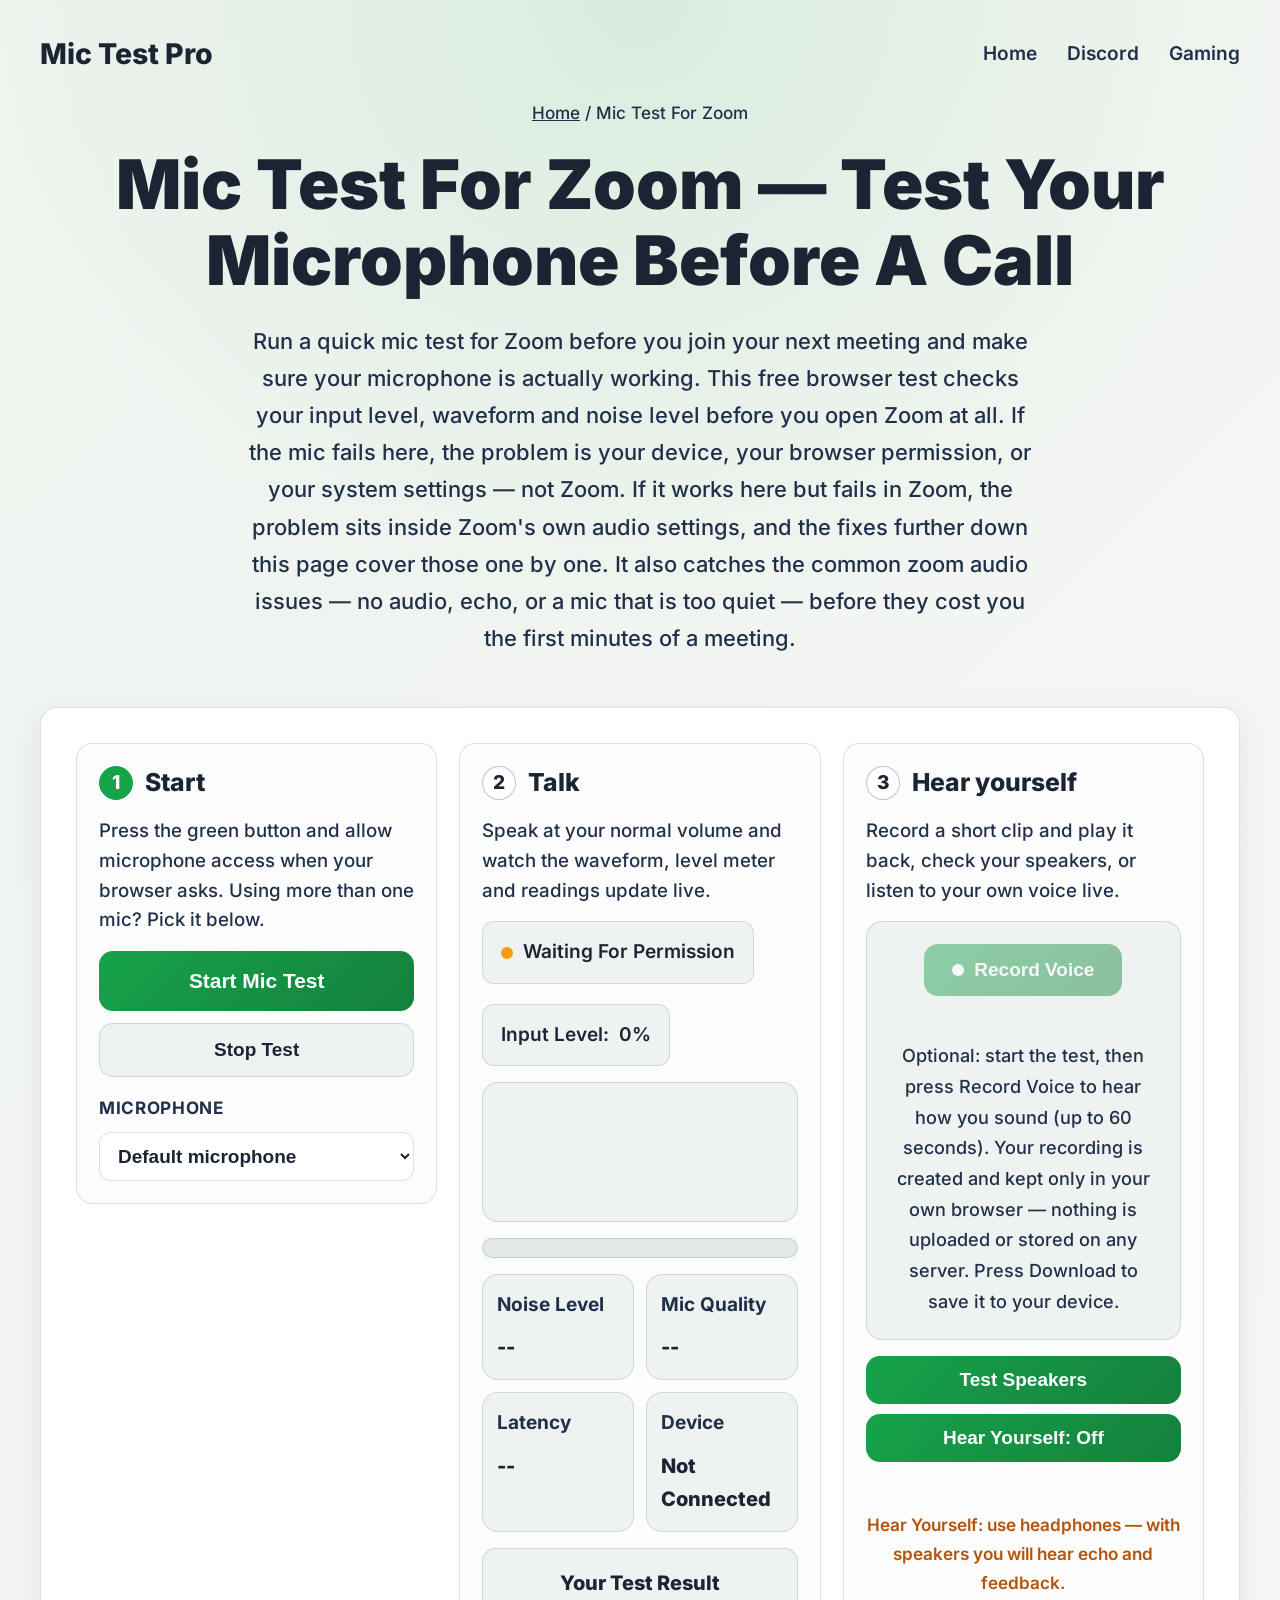
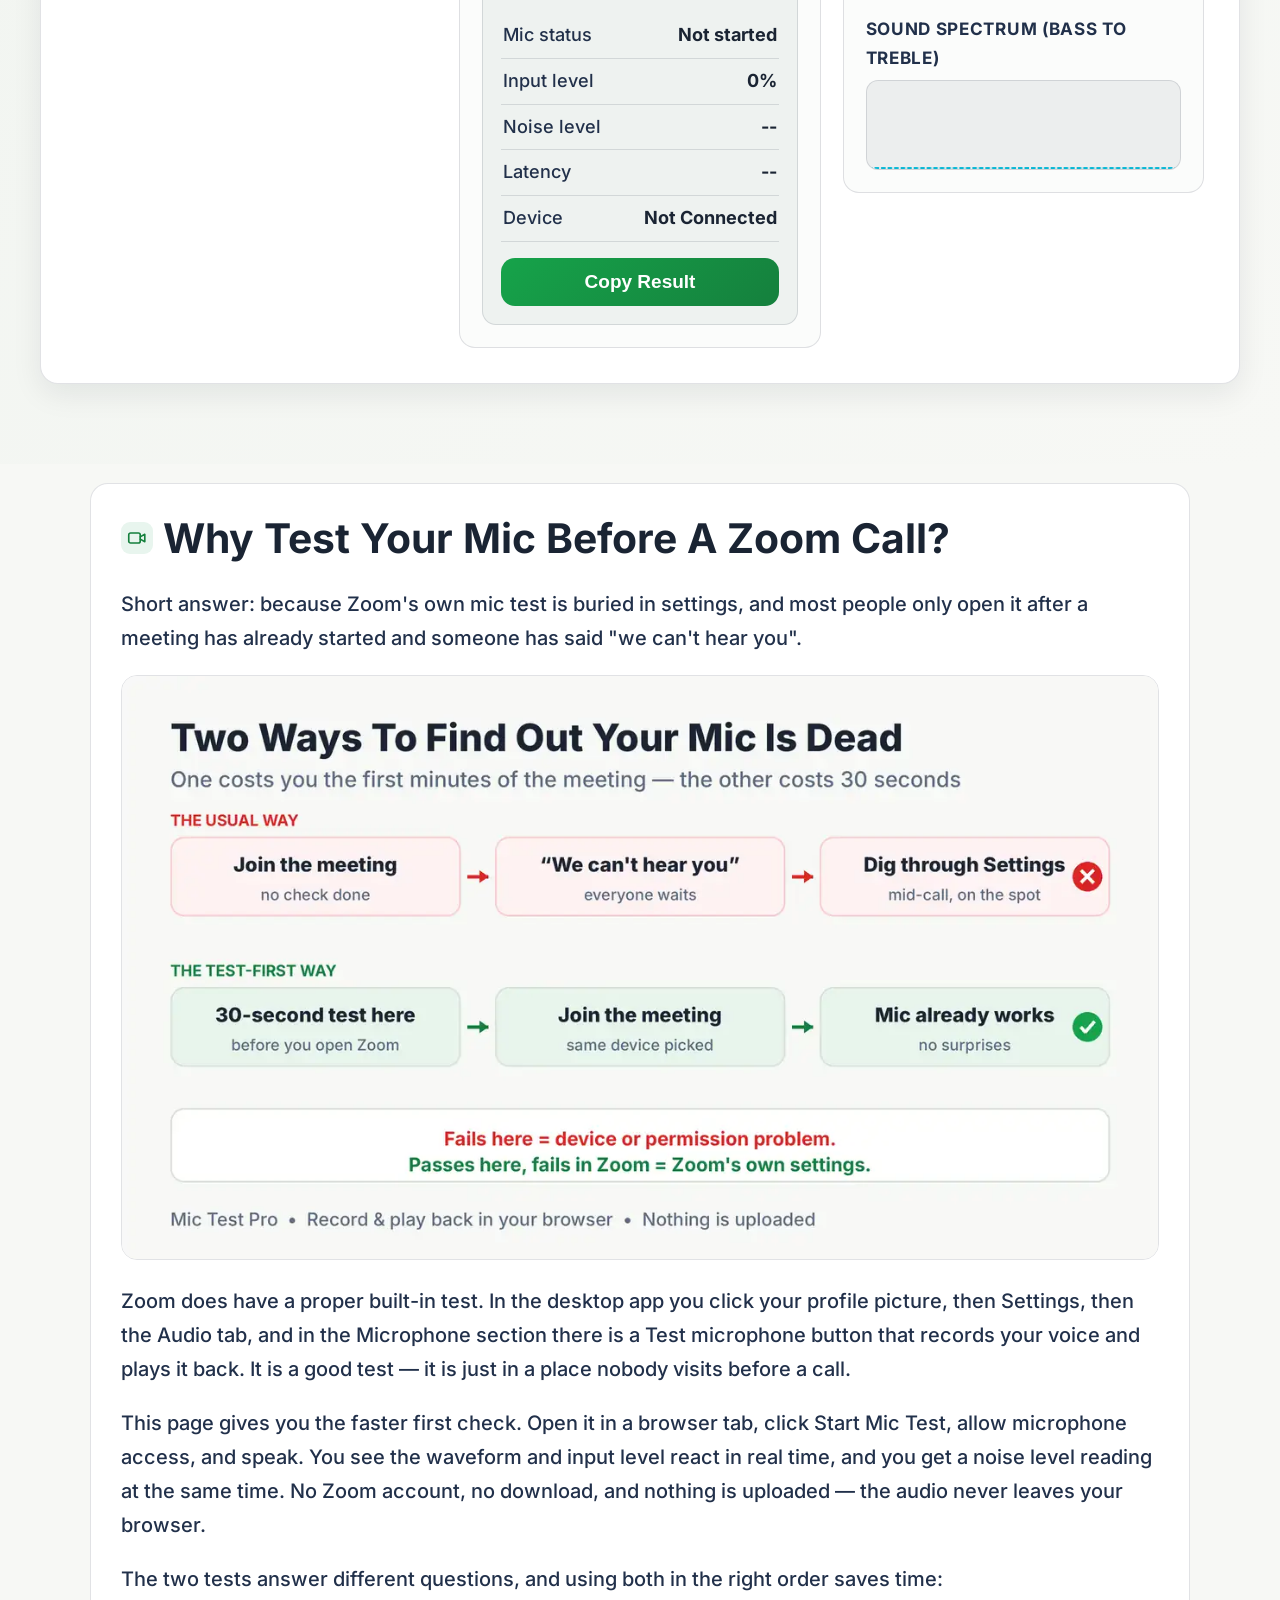
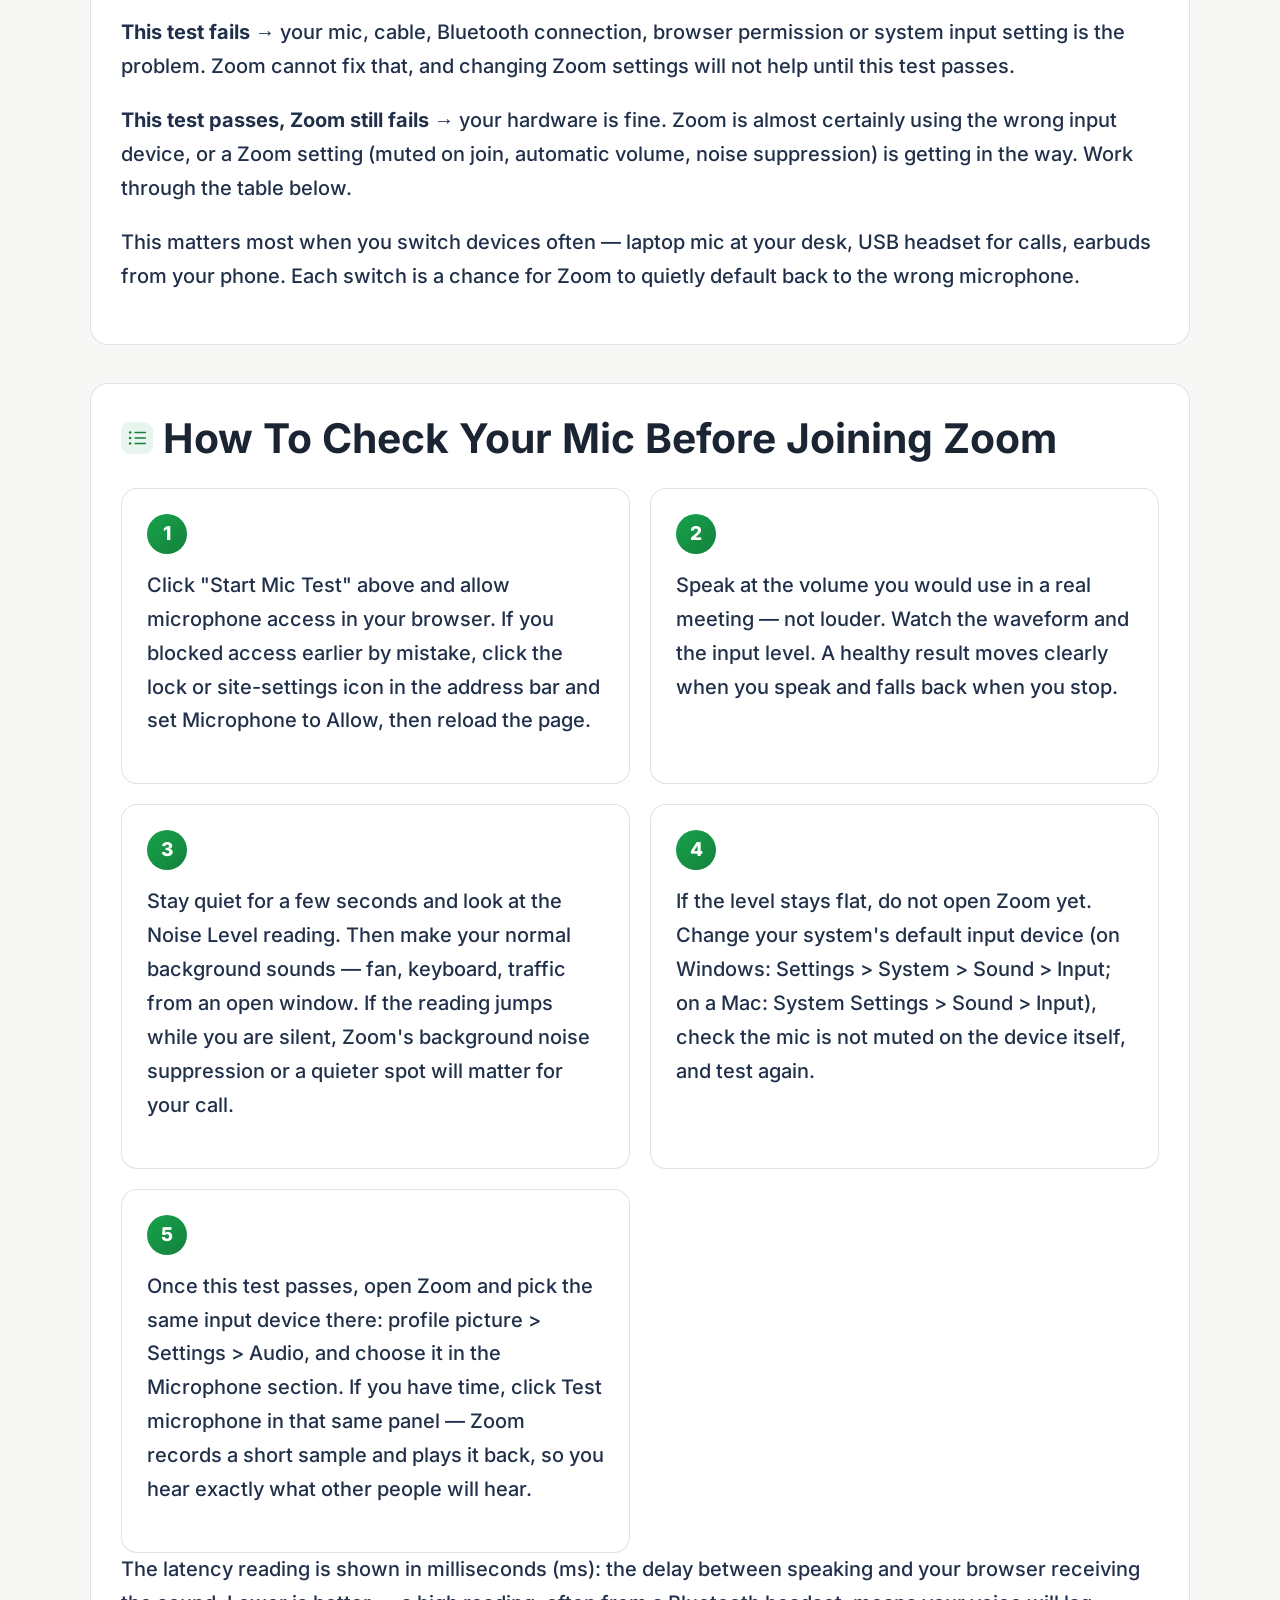
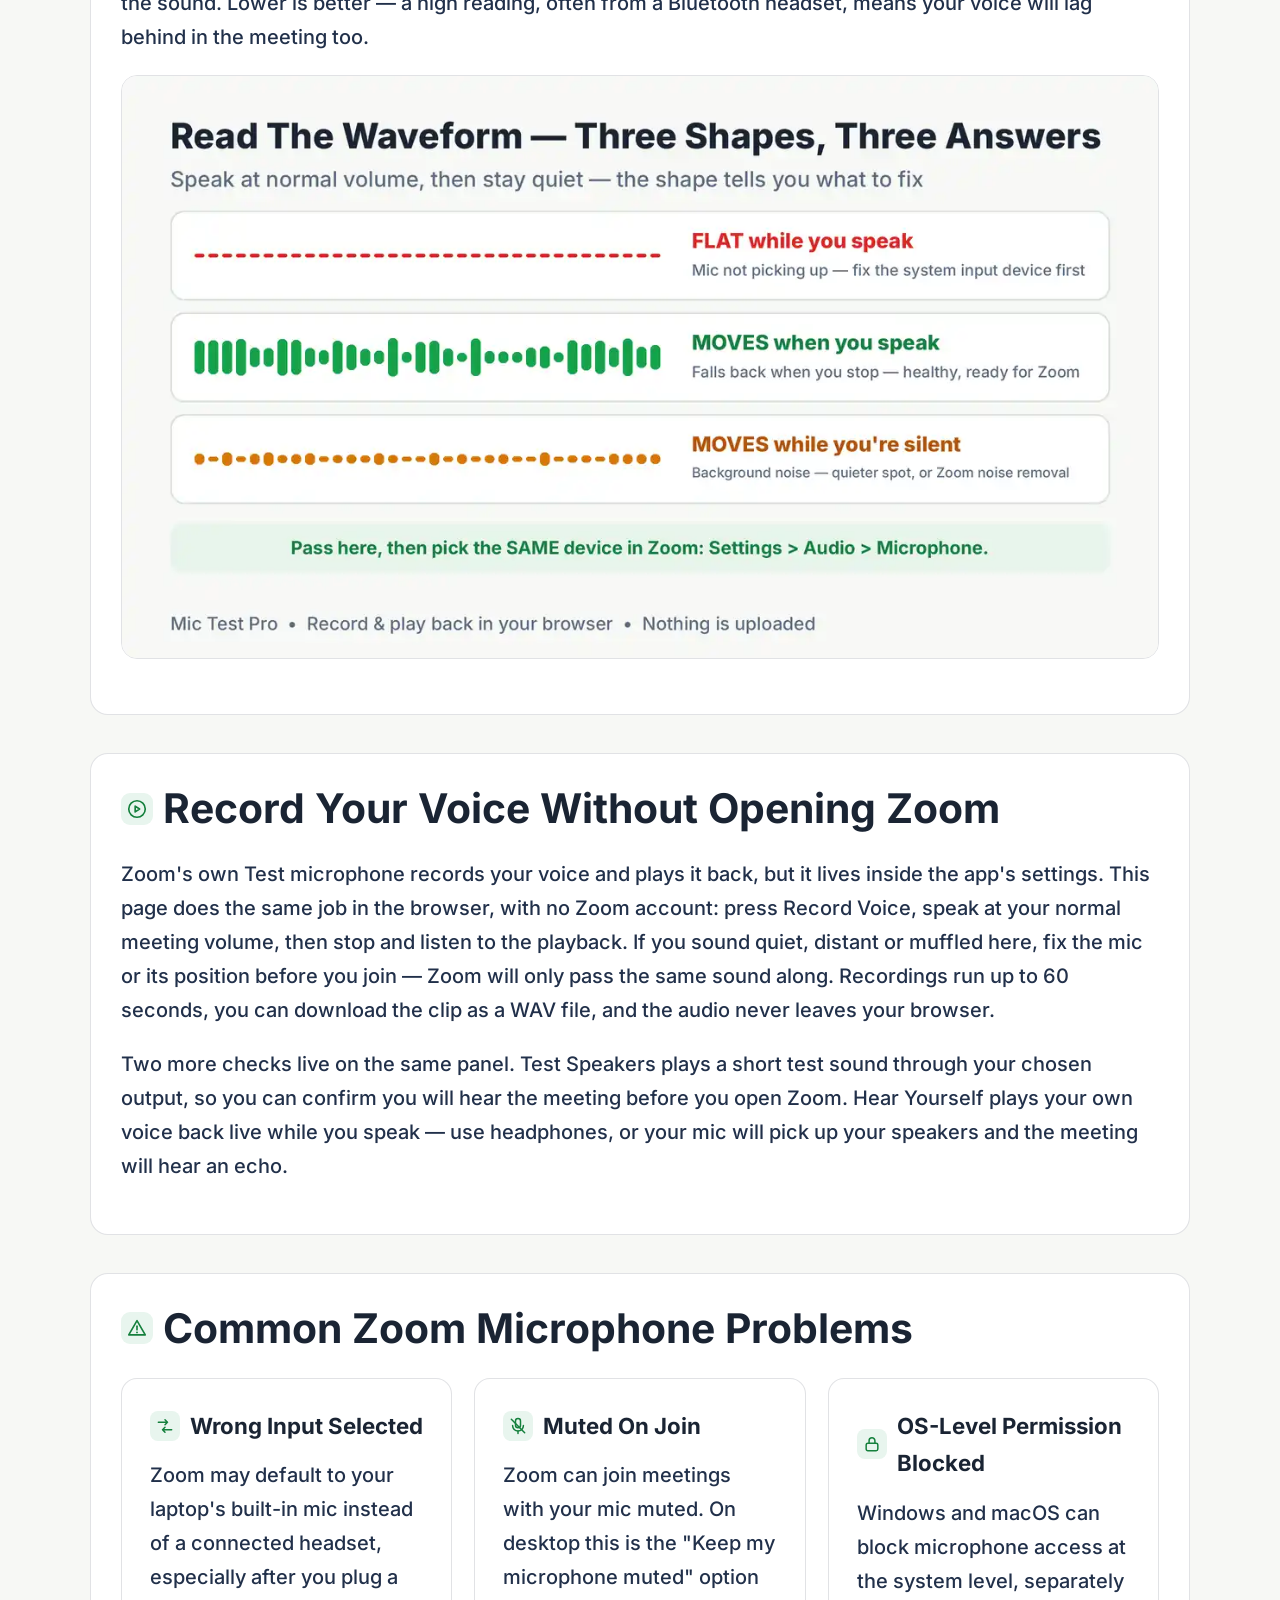
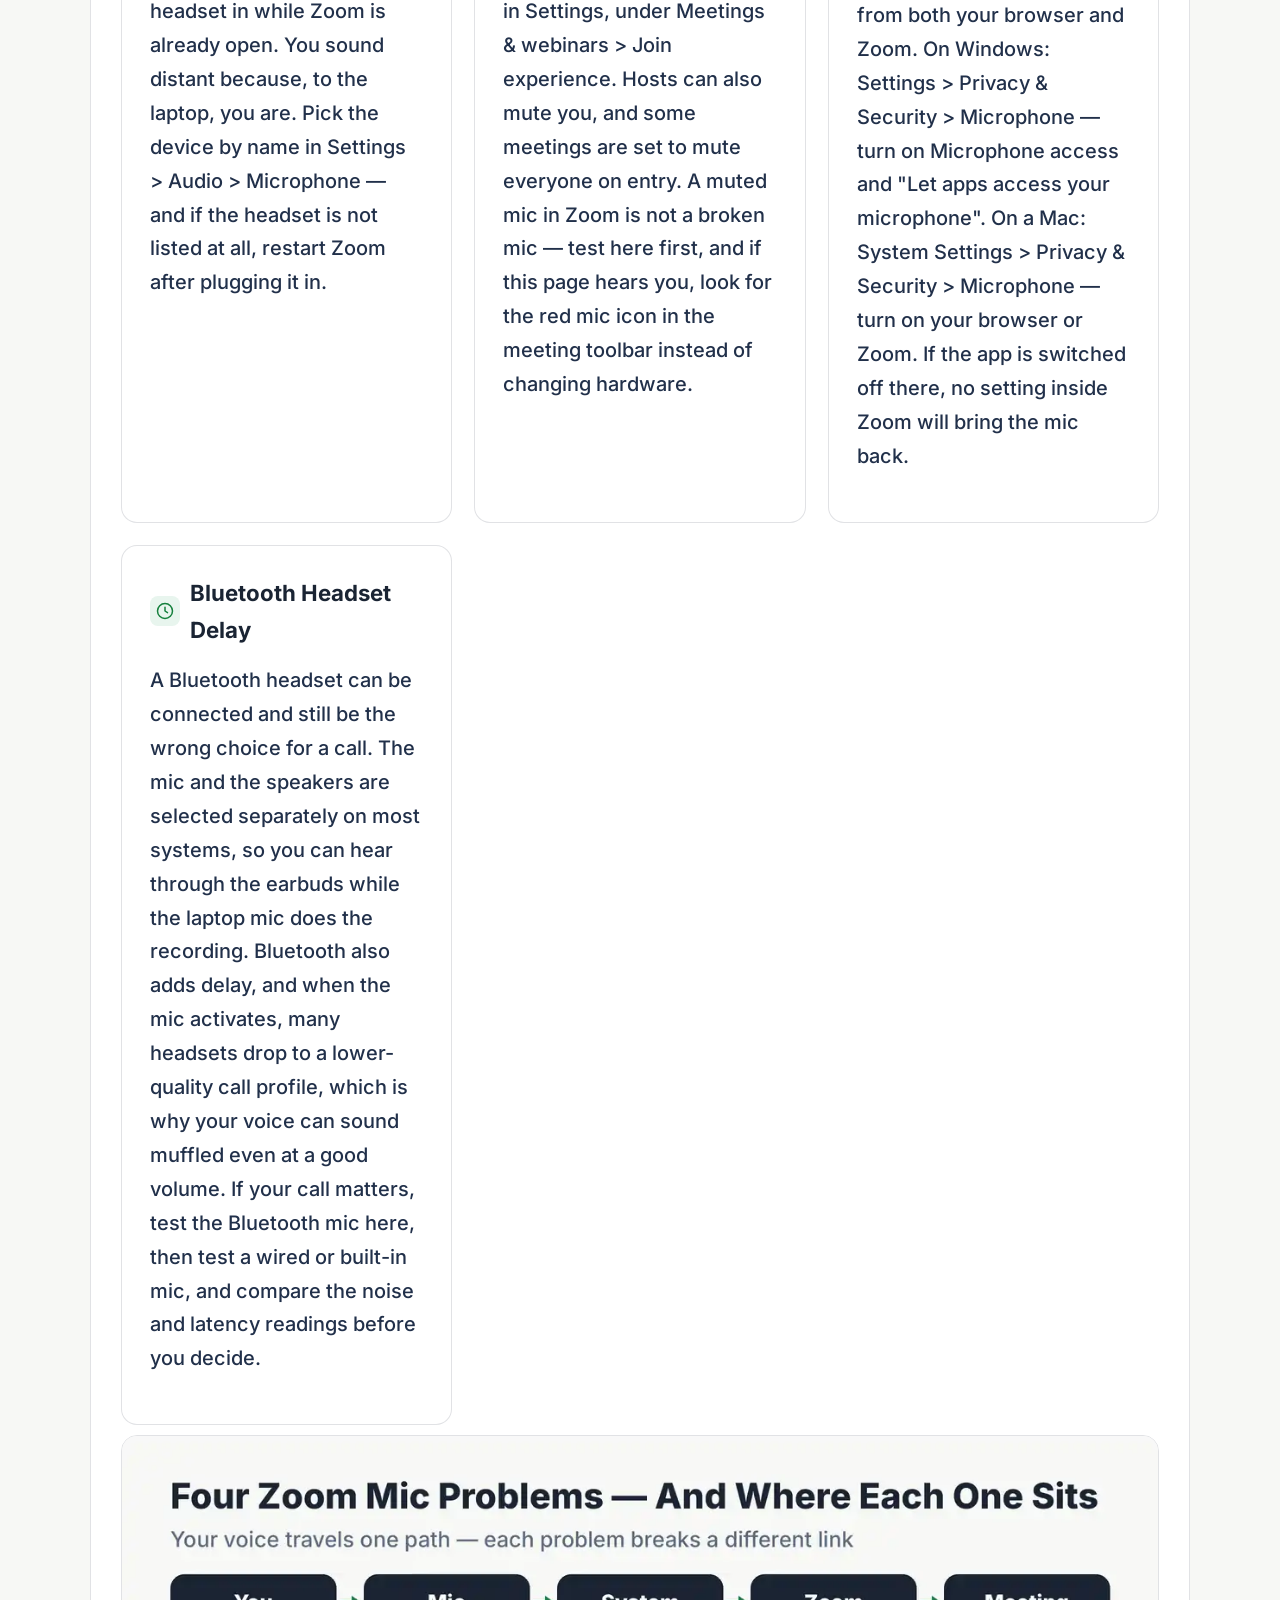
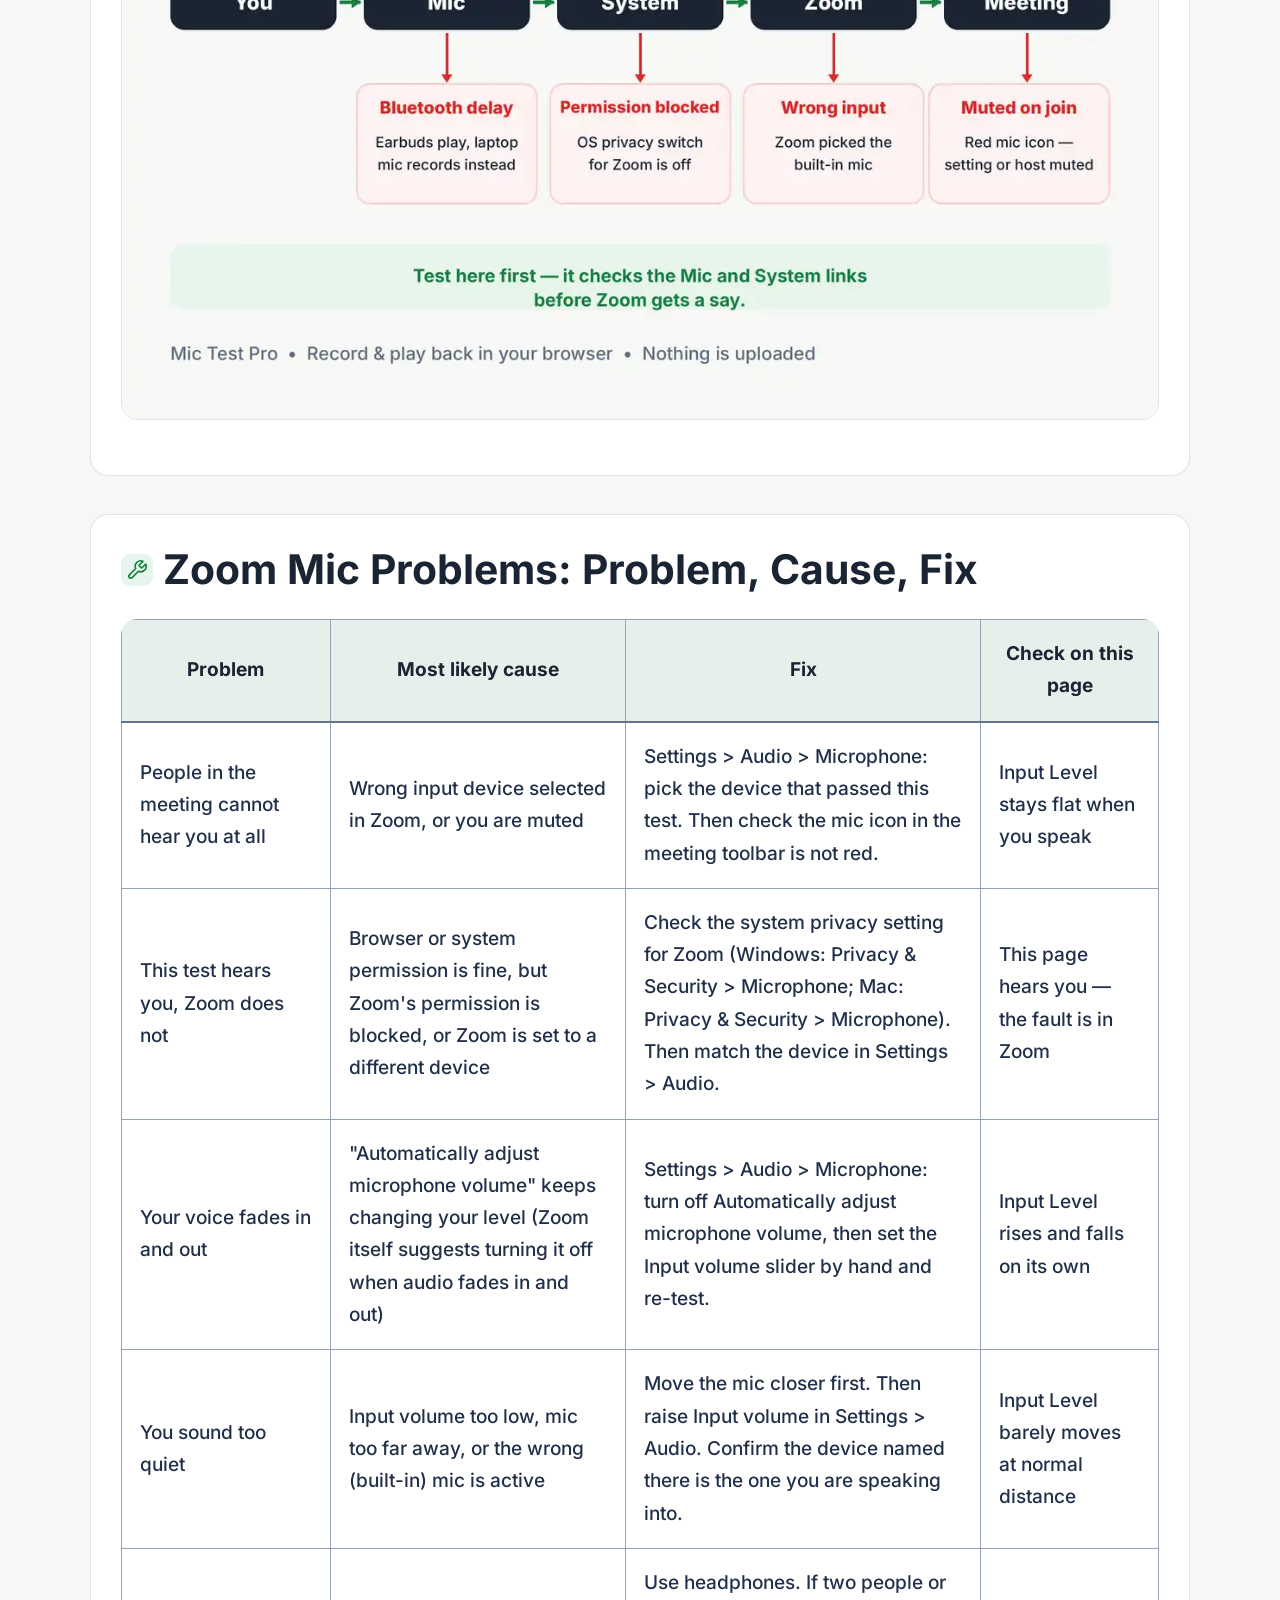
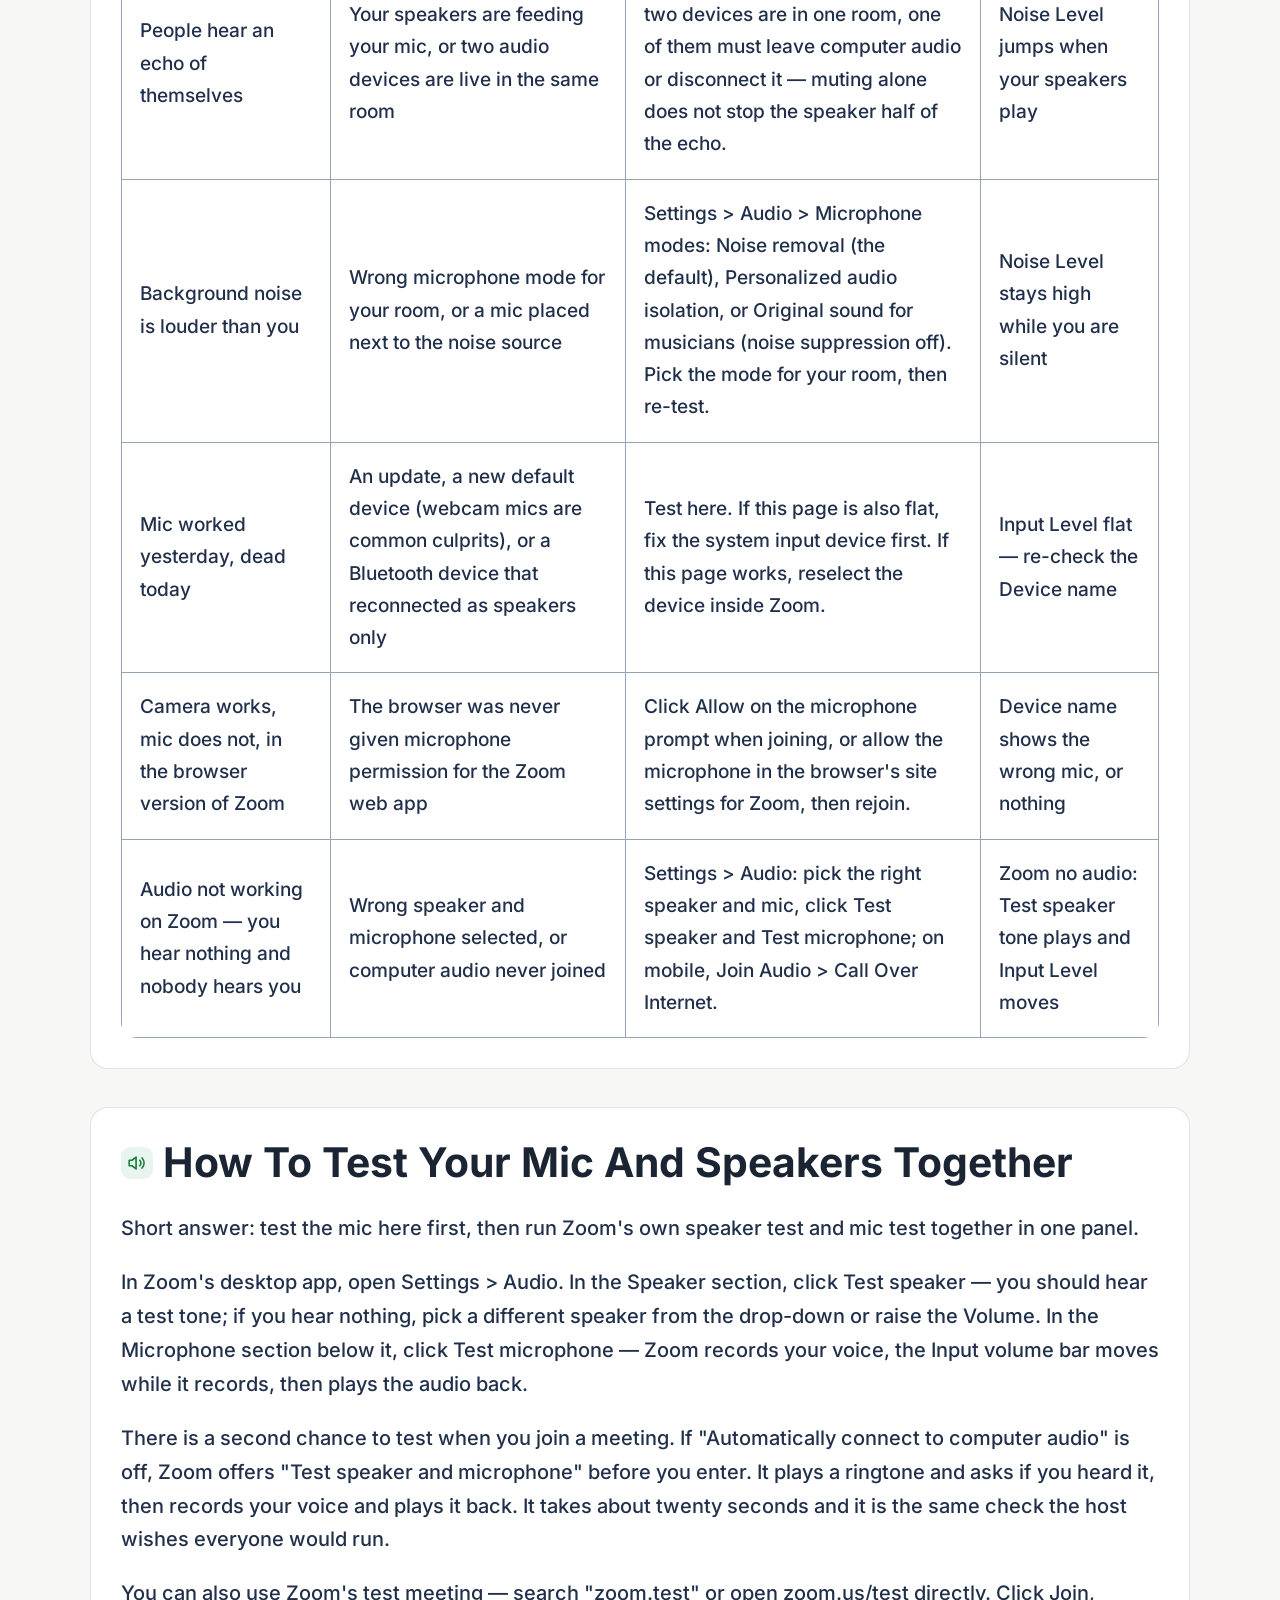
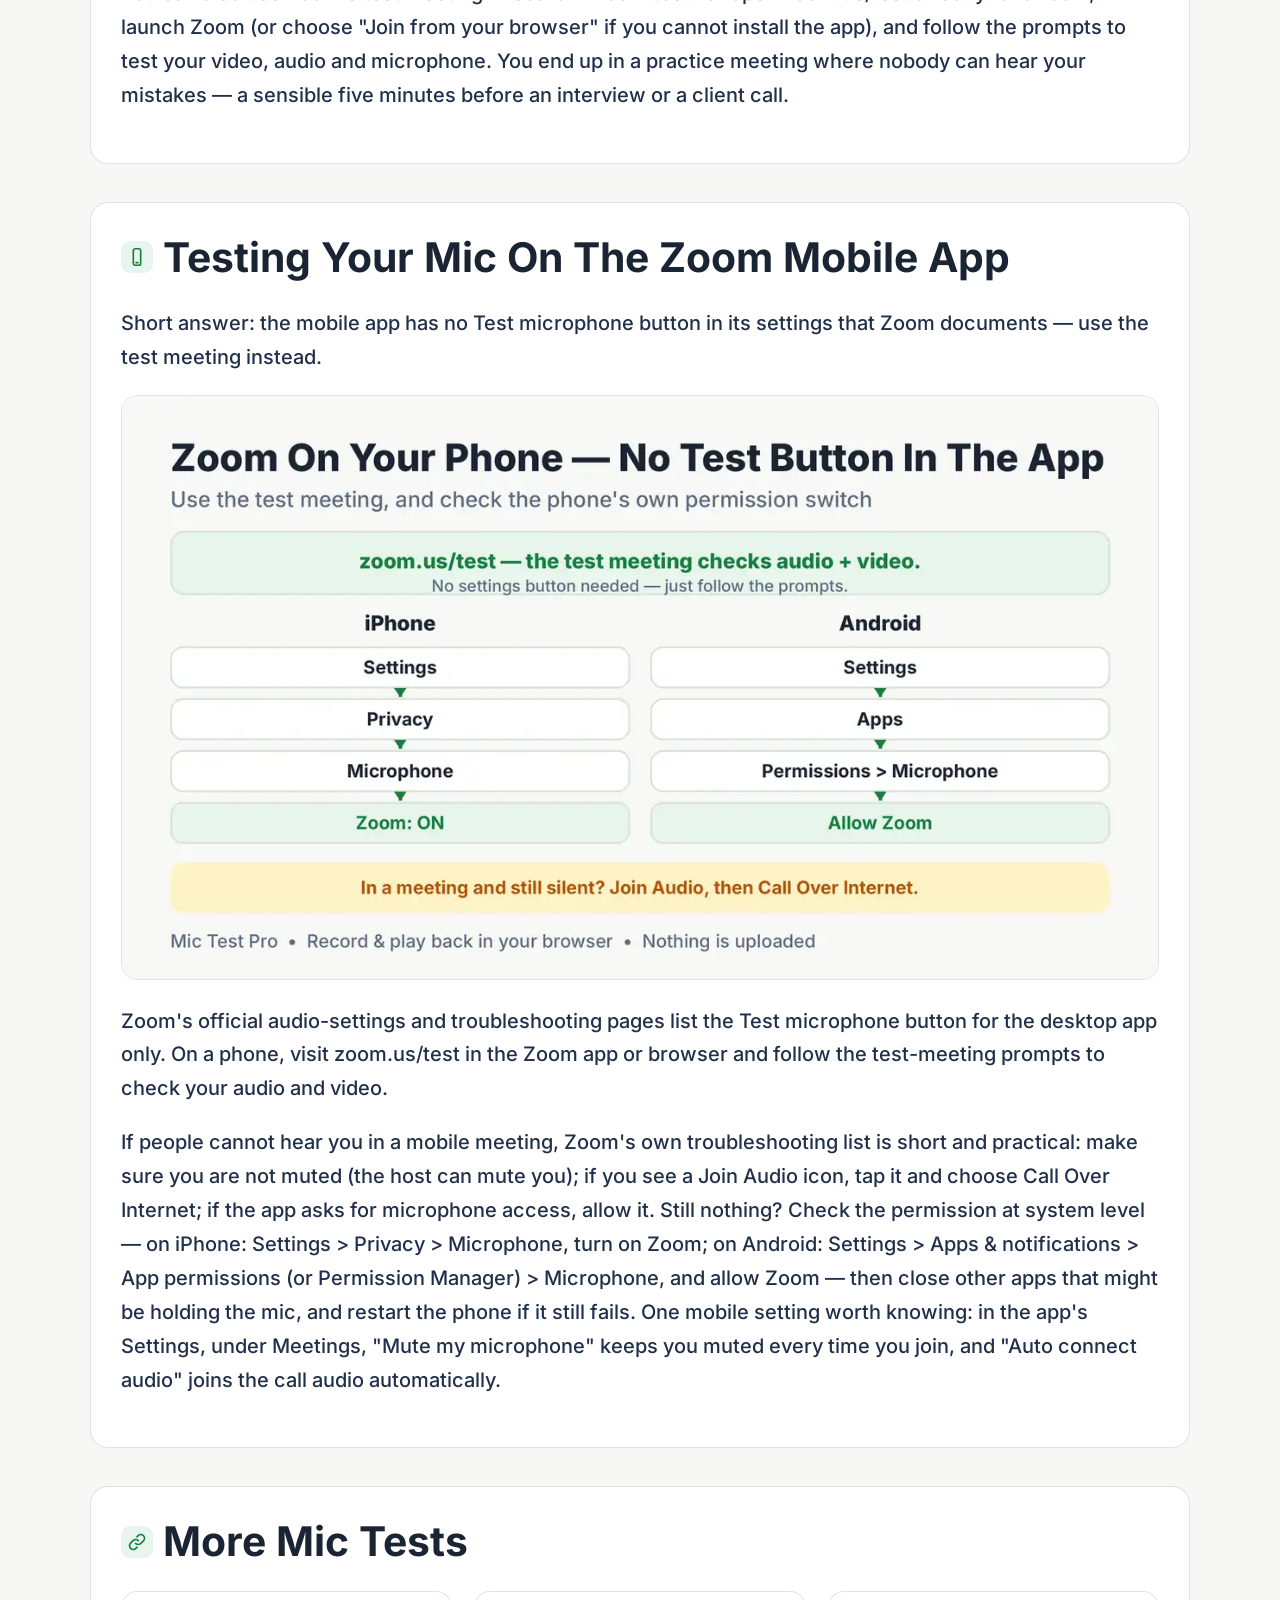
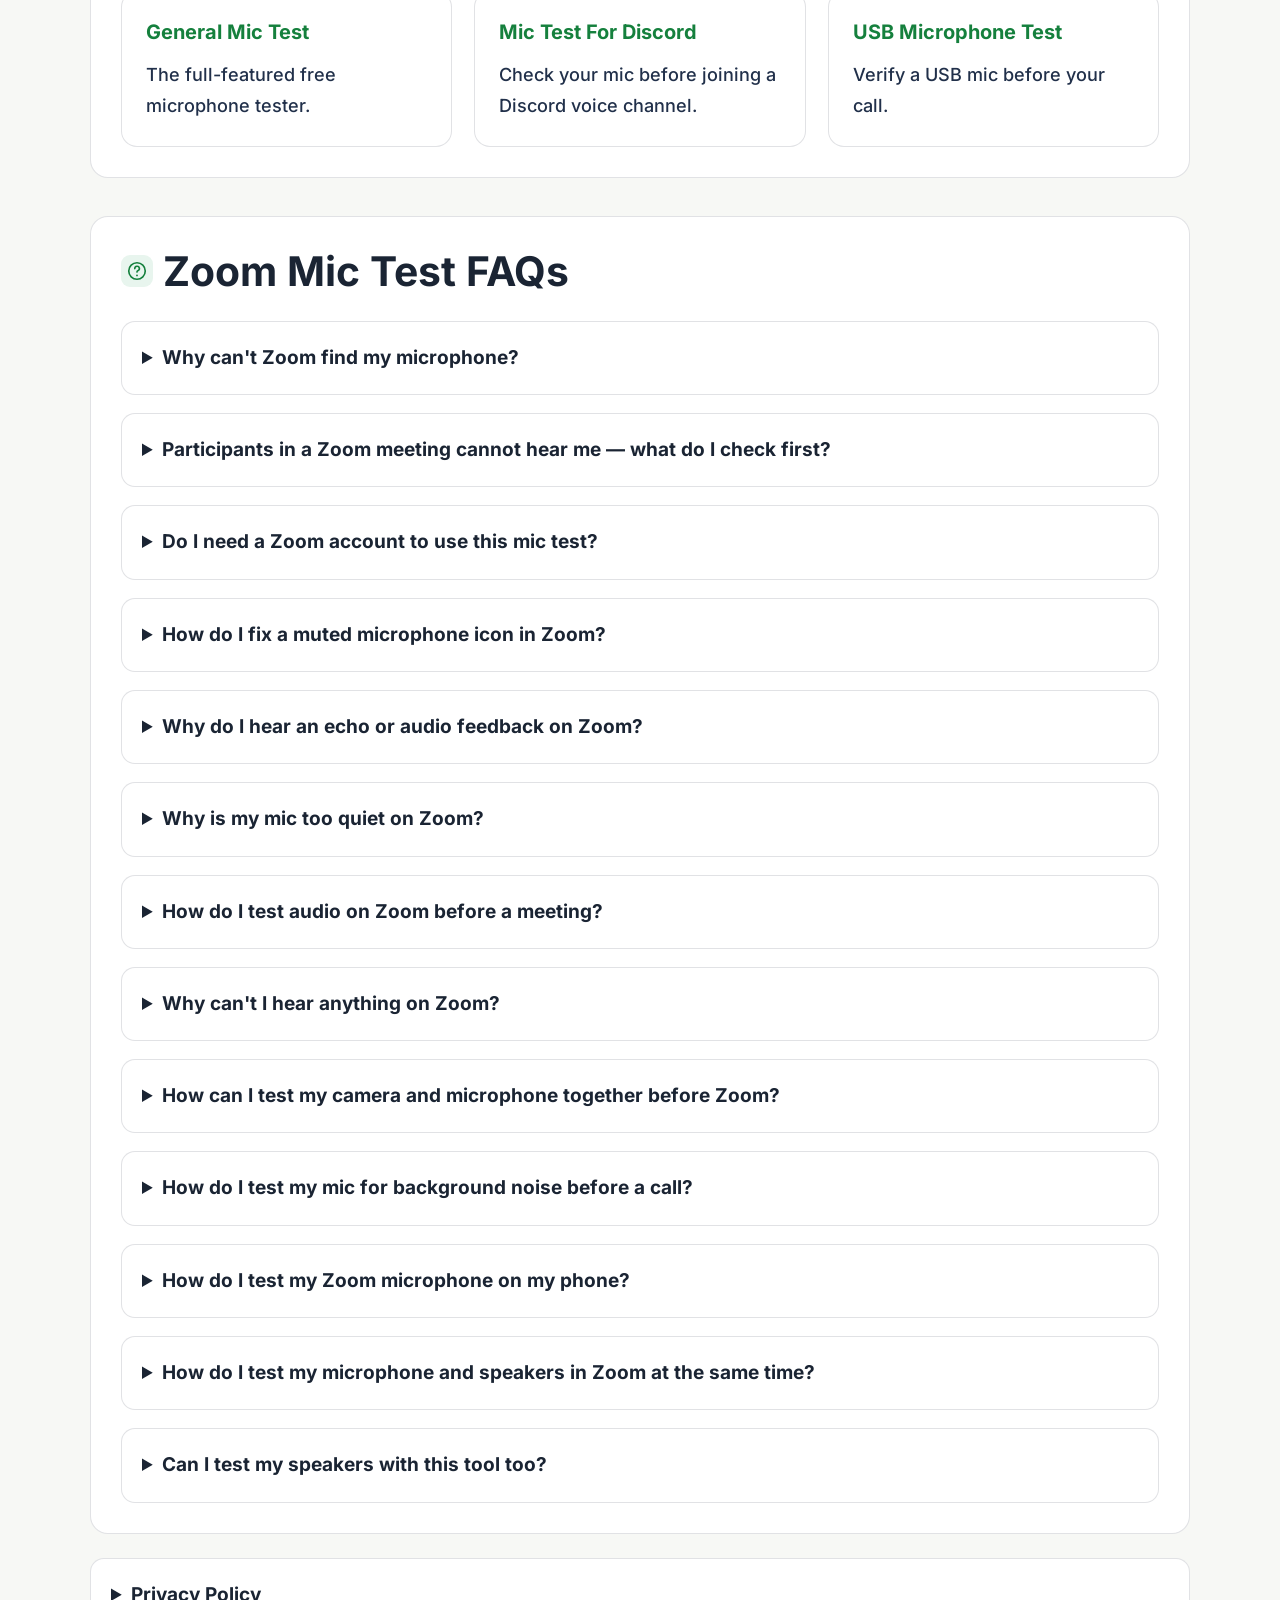
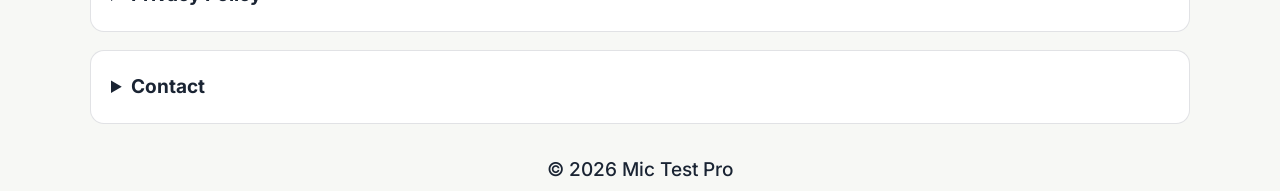
<file: mic-test-for-zoom.html>
<!DOCTYPE html>
<html lang="en">
<head>
  <meta charset="UTF-8" />
  <meta name="viewport" content="width=device-width, initial-scale=1.0"/>

  <title>Mic Test For Zoom – Check Your Microphone Before A Call</title>

  <meta name="description" content="Free mic test for Zoom. Check your microphone, input level and background noise before a Zoom meeting — no account, no download, no need to open zoom.test." />
  <meta name="keywords" content="mic test for zoom, zoom microphone test, test mic before zoom call, zoom.test" />
  <meta name="robots" content="index, follow"/>

  <link rel="canonical" href="https://testmics.com/mic-test-for-zoom.html"/>
  <link rel="icon" type="image/svg+xml" href="favicon.svg"/>

  <meta property="og:type" content="website"/>
  <meta property="og:title" content="Mic Test For Zoom – Check Your Microphone Before A Call"/>
  <meta property="og:description" content="Free mic test for Zoom. Check your microphone, input level and background noise before a Zoom meeting — no account, no download, no need to open zoom.test."/>
  <meta property="og:url" content="https://testmics.com/mic-test-for-zoom.html"/>
  <meta property="og:image" content="https://testmics.com/images/zoom-1-meeting.webp"/>

  <meta name="twitter:card" content="summary"/>
  <meta name="twitter:title" content="Mic Test For Zoom – Check Your Microphone Before A Call"/>
  <meta name="twitter:description" content="Free mic test for Zoom. Check your microphone, input level and background noise before a Zoom meeting — no account, no download, no need to open zoom.test."/>

  <style>
/* style.css inlined 2026-10-22 for PageSpeed (master copy: style.css in repo) */
/* Self-hosted Inter variable font (added 2026-10-22; replaces Google Fonts - no third-party request, no layout shift) */
@font-face{
  font-family:'Inter';
  src:url('fonts/inter-var.woff2') format('woff2');
  font-weight:400 900;
  font-style:normal;
  font-display:optional;
}

/* ===================================
   MIC TEST PRO — STYLE.CSS
=================================== */

*{
  margin:0;
  padding:0;
  box-sizing:border-box;
}

:root{

  --bg:#f7f8f5;
  --card:#ffffff;
  --card2:#eef2f0;
  --border:rgba(15,23,42,.12);
  --table-border:#94a3b8;

  --text:#1a2433;
  --text2:#21304a;

  --blue:#16a34a;
  --cyan:#15803d;
  --green:#16a34a;
  --red:#ef4444;
  --yellow:#b45309;

  --gradient:
  linear-gradient(
  135deg,
  #eef3ee 0%,
  #f7f8f5 100%
  );

  --radius:18px;

  --shadow:
  0 10px 30px rgba(15,23,42,.08);

}

/* Global text readability (2026-11-26): root 16px→17.5px so all rem text scales up,
   body weight 400→450, --text2 darkened #4a5a72→#2b3a52.
   Round 2 (2026-11-26): root 17.5px→19px, body weight 450→500, --text2 #2b3a52→#21304a;
   h1/h2 rem sizes trimmed slightly so headings stay proportionate at the larger root. */
html{
  scroll-behavior:smooth;
  font-size:19px;
}

body{

  font-family:
  'Inter',
  sans-serif;

  font-weight:500;

  background:
  var(--bg);

  color:
  var(--text);

  line-height:
  1.7;

  overflow-x:hidden;

}

/* =========================
   HERO
========================= */

.hero{

 min-height: auto;

  background:
  radial-gradient(
  circle at top,
  rgba(22,163,74,.10),
  transparent 30%
  ),
  var(--gradient);

  padding:
  30px 20px 80px;

}

/* =========================
   NAVBAR
========================= */

.topbar{

  max-width:1200px;

  margin:auto;

  display:flex;

  justify-content:
  space-between;

  align-items:center;

  margin-bottom:20px;

}

.logo{

  font-size:1.5rem;

  font-weight:800;

  color:#1a2433;

}

.nav-links{

  display:flex;

  gap:30px;

}

.nav-links a{

  color:var(--text2);

  text-decoration:none;

  transition:.3s;

  font-weight:600;

}

.nav-links a:hover{

  color:#1a2433;

}

/* =========================
   HERO CONTENT
========================= */

.hero-content{

  max-width:1000px;

  margin:auto;

  text-align:center;

}

.hero-content h1{

  font-size:3.6rem;

  line-height:1.1;

  margin-bottom:25px;

  font-weight:900;

}

.hero-text{

  max-width:800px;

  margin:auto;

  color:var(--text2);

  font-size:1.15rem;

  margin-bottom:50px;

}

/* =========================
   TOOL CARD
========================= */

.tool-card{

  background:
  #ffffff;

  border:
  1px solid var(--border);

  border-radius:
  var(--radius);

  padding:
  35px;

  box-shadow:
  var(--shadow);

  backdrop-filter:
  blur(10px);

}

.status-row{

  display:flex;

  justify-content:
  space-between;

  gap:20px;

  flex-wrap:wrap;

margin-bottom:25px;

}

.status-box{

  background:
  var(--card2);

  border:
  1px solid var(--border);

  padding:
  14px 18px;

  border-radius:
  12px;

  display:flex;

  align-items:center;

  gap:10px;

  color:#1a2433;

  font-weight:600;

}

.dot{

  width:12px;

  height:12px;

  border-radius:50%;

  background:var(--yellow);

  animation:pulse 1.5s infinite;

}

@keyframes pulse{

  0%{
    transform:scale(1);
    opacity:1;
  }

  50%{
    transform:scale(1.3);
    opacity:.7;
  }

  100%{
    transform:scale(1);
    opacity:1;
  }

}

/* =========================
   VISUALIZER
========================= */

.visualizer-wrap{

  background:
  #eef2f0;

  border-radius:
  16px;

  border:
  1px solid var(--border);

  padding:
  20px;

  margin-bottom:80px;

}

#visualizer{

  width:100%;

  height:140px;

  display:block;

}

/* =========================
   AUDIO METER
========================= */

.meter-wrap{

  margin-bottom:30px;

}

.meter-bar{

  width:100%;

  height:20px;

  background:
  #e2e8e2;

  border-radius:
  100px;

  overflow:hidden;

  border:
  1px solid var(--border);

}

.meter-fill{

  width:0%;

  height:100%;

  background:
  linear-gradient(
  90deg,
  var(--green),
  var(--cyan),
  var(--blue)
  );

  transition:
  width .1s linear;

}

/* =========================
   BUTTONS
========================= */

.tool-actions{

  display:flex;

  justify-content:center;

  gap:20px;

  margin-bottom:35px;

  flex-wrap:wrap;

}

.tool-actions button{

  border:none;

  padding:
  15px 28px;

  border-radius:
  14px;

  cursor:pointer;

  font-size:1rem;

  font-weight:700;

  transition:.3s;

}

#startBtn{

  background:
  linear-gradient(
  135deg,
  var(--blue),
  var(--cyan)
  );

  color:white;

}

#startBtn:hover{

  transform:
  translateY(-2px);

}

#stopBtn{

  background:
  #eef2f0;

  color:#1a2433;

  border:
  1px solid var(--border);

}

/* =========================
   INFO GRID
========================= */

.tool-grid{

  display:grid;

  grid-template-columns:
  repeat(4,1fr);

  gap:20px;

}

.info-card{

  background:
  var(--card2);

  border:
  1px solid var(--border);

  padding:
  22px;

  border-radius:
  16px;

}

.info-card h3{

  margin-bottom:10px;

  font-size:1rem;

  color:var(--text2);

}

.info-card p{

  font-size:1.2rem;

  font-weight:800;

}

/* =========================
   CONTENT
========================= */

.content-section{

padding: 5px 20px;
}

.container{

  max-width:1100px;

  margin:auto;

}

.content-section h2{

  font-size:2.15rem;

  margin-bottom:25px;

  line-height:1.2;

}

.content-section p{

  color:var(--text2);

  margin-bottom:20px;

  font-size:1.05rem;

}

/* =========================
   TOC
========================= */

.toc{

  background:
  var(--card);

  border:
  1px solid var(--border);

  border-radius:
  var(--radius);

  padding:
  30px;

}

.toc summary h2{

  display:inline;

  font-size:1.5rem;

}

.toc ul{

  margin-top:20px;

  display:grid;

  gap:15px;

}

.toc a{

  color:#15803d;

  text-decoration:none;

  transition:.3s;

}

.toc a:hover{

  color:#14532d;

}

/* =========================
   STEPS
========================= */

.steps{

  display:grid;

  grid-template-columns:
  repeat(2,1fr);

  gap:20px;

}

.step{

  background:
  var(--card);

  border:
  1px solid var(--border);

  border-radius:
  16px;

  padding:
  25px;

  transition:.3s;

}

.step:hover{

  transform:
  translateY(-2px);

  box-shadow:0 8px 20px rgba(22,163,74,.12);

  border-color:
  rgba(22,163,74,.45);

}

.step span{

  width:40px;

  height:40px;

  border-radius:50%;

  display:flex;

  align-items:center;

  justify-content:center;

  margin-bottom:15px;

  background:
  linear-gradient(
  135deg,
  var(--blue),
  var(--cyan)
  );

  font-weight:800;

  color:#fff;

}

/* =========================
   FEATURES
========================= */

.feature-grid{

  display:grid;

  grid-template-columns:
  repeat(3,1fr);

  gap:22px;

}

.feature-card{

  background:
  var(--card);

  border:
  1px solid var(--border);

  border-radius:
  16px;

  padding:
  28px;

  transition:.3s;

}

.feature-card:hover{

  transform:
  translateY(-2px);

  box-shadow:0 8px 20px rgba(22,163,74,.12);

  border-color:
  rgba(22,163,74,.45);

}
.step-card{

transition: .3s;

}
.step-card:hover{

transform:
translateY(-2px);

  box-shadow:0 8px 20px rgba(22,163,74,.12);

border-color:
rgba(22,163,74,.45);

}

.feature-card h3{

  margin-bottom:15px;

}

/* =========================
   BENEFITS
========================= */

.benefit-list{

  display:grid;

  gap:18px;

  padding-left:20px;

}

.benefit-list li{

  color:var(--text2);

}

/* =========================
   TABLE
   Lines highlighted (2026-11-26): cell borders use --table-border
   (medium slate #94a3b8) instead of the faint --border, and the
   header row gets a green-tinted background + stronger bottom line.
========================= */

table{

  width:100%;

  border-collapse:
  collapse;

  overflow:hidden;

  border-radius:
  16px;

}

table th,
table td{

  padding:
  18px;

  border:
  1px solid var(--table-border);

}

table th{

  background:
  #e6efe9;

  border-bottom:
  2px solid #64748b;

}

table td{

  background:
  var(--card);

  color:var(--text2);

}

/* Mobile: wide tables scroll sideways inside their card instead of overflowing the page (2026-11-26) */
@media(max-width:700px){

  table{

    display:block;

    overflow-x:auto;

    -webkit-overflow-scrolling:touch;

  }

}

/* =========================
   FAQ
========================= */

.faq{

  display:grid;

  gap:18px;

}

details{

  background:
  var(--card);

  border:
  1px solid var(--border);

  border-radius:
  14px;

  padding:
  20px;

  transition:.3s;

}

details:hover{

  transform:
  translateY(-2px);

  box-shadow:0 8px 20px rgba(22,163,74,.12);

  border-color:
  rgba(22,163,74,.45);

}

.page-img{

  width:100%;

  height:auto;

  display:block;

  border:
  1px solid var(--border);

  border-radius:
  16px;

  margin:
  10px 0 25px;

}

.h2-icon{

  width:24px;

  height:24px;

  vertical-align:-4px;

  margin-right:10px;

}

summary{

  cursor:pointer;

  font-weight:700;

}

details p{

  margin-top:15px;

}

/* =========================
   AFFILIATE
========================= */

.affiliate-card{

  text-decoration:none;

  color:#1a2433;

}

/* =========================
   FOOTER
========================= */

.footer{

  padding:
  20px 20px;
  border-top:
  1px solid var(--border);

  text-align:center;

}

.footer-links{

  display:flex;

  justify-content:center;

  gap:25px;

  flex-wrap:wrap;

  margin-bottom:20px;

}

.footer-links a{

  color:var(--text2);

  text-decoration:none;

}

/* =========================
   RESPONSIVE
========================= */

@media(max-width:900px){

  .hero-content h1{

    font-size:2.5rem;

  }

  .tool-grid{

    grid-template-columns:
    repeat(2,1fr);

  }

  .feature-grid{

    grid-template-columns:
    1fr;

  }

}

@media(max-width:700px){

  .topbar{

    flex-direction:column;

    gap:20px;

  }

  .nav-links{

    flex-wrap:wrap;

    justify-content:center;

    gap:16px;

  }

  .hero-content h1{

    font-size:2.05rem;

  }

  .steps{

    grid-template-columns:
    1fr;

  }

  .tool-grid{

    grid-template-columns:
    1fr;

  }

  .tool-card{

    padding:22px;

  }

  .content-section h2{

    font-size:1.7rem;

  }

}

.footer-bottom{

  text-align:center;

  width:100%;
   margin-top: 30px;

}

/* =========================
   RELATED / INTERNAL LINKS
========================= */

.related-grid{

  display:grid;

  grid-template-columns:
  repeat(3,1fr);

  gap:22px;

}

.related-card{

  background:var(--card);

  border:1px solid var(--border);

  border-radius:16px;

  padding:24px;

  text-decoration:none;

  color:#1a2433;

  display:block;

  transition:.3s;

}

.related-card:hover{

  transform:translateY(-2px);

  box-shadow:0 8px 20px rgba(22,163,74,.12);

  border-color:rgba(22,163,74,.45);

}

.related-card h3{

  margin-bottom:10px;

  color:var(--cyan);

  font-size:1.05rem;

}

.related-card p{

  color:var(--text2);

  font-size:.95rem;

  margin-bottom:0;

}

.breadcrumb{

  color:var(--text2);

  font-size:.9rem;

  margin-bottom:20px;

}

.breadcrumb a{

  color:var(--text2);

}

@media(max-width:900px){

  .related-grid{

    grid-template-columns:1fr;

  }

}

/* Accessibility utility: visually hidden heading text (added 2026-10-22 for heading-order fix) */
.sr-only{
  position:absolute;
  width:1px;
  height:1px;
  padding:0;
  margin:-1px;
  overflow:hidden;
  clip:rect(0,0,0,0);
  white-space:nowrap;
  border:0;
}

/* In-content text links (added 2026-10-22): bare paragraph/list/table links had no colour rule
   and rendered in the browser-default blue #0000ee (2.09:1 on the dark background).
   :where() keeps this weaker than the nav, TOC, breadcrumb and footer link rules. */
:where(.content-section) p a,
:where(.content-section) li a,
:where(.content-section) td a{
  color:var(--cyan);
  text-decoration:underline;
}

/* =========================
   RECORD / PLAYBACK / DOWNLOAD
   (added 2026-11-26)
========================= */

.record-panel{

  background:
  var(--card2);

  border:
  1px solid var(--border);

  border-radius:
  16px;

  padding:
  22px;

  margin-bottom:
  35px;

}

.record-row{

  display:flex;

  align-items:center;

  justify-content:center;

  gap:16px;

  flex-wrap:wrap;

  margin-bottom:16px;

}

#recordBtn{

  display:inline-flex;

  align-items:center;

  justify-content:center;

  gap:10px;

  border:none;

  padding:
  15px 28px;

  border-radius:
  14px;

  cursor:pointer;

  font-size:1rem;

  font-weight:700;

  transition:.3s;

  background:
  linear-gradient(
  135deg,
  var(--blue),
  var(--cyan)
  );

  color:white;

  min-height:52px;

}

#recordBtn:hover:not(:disabled){

  transform:
  translateY(-2px);

}

#recordBtn:disabled{

  opacity:.45;

  cursor:not-allowed;

}

.record-dot{

  width:12px;

  height:12px;

  border-radius:50%;

  background:white;

  flex:none;

}

#recordBtn.recording .record-dot{

  animation:pulse 1s infinite;

}

.record-timer{

  font-size:1.15rem;

  font-weight:800;

  color:var(--red);

  font-variant-numeric:
  tabular-nums;

}

.record-status{

  color:var(--cyan);

  font-size:.95rem;

  font-weight:600;

  text-align:center;

  min-height:1.6em;

  margin-bottom:16px;

}

.record-status:empty{

  margin-bottom:0;

}

.playback-wrap{

  display:flex;

  flex-direction:column;

  gap:14px;

  align-items:center;

  margin-bottom:16px;

}

.playback-wrap[hidden]{

  display:none;

}

.playback-wrap audio{

  width:100%;

  max-width:520px;

}

.download-btn{

  display:inline-flex;

  align-items:center;

  justify-content:center;

  padding:
  13px 26px;

  border-radius:
  14px;

  background:
  linear-gradient(
  135deg,
  var(--green),
  var(--cyan)
  );

  color:white;

  font-weight:700;

  text-decoration:none;

  transition:.3s;

  min-height:48px;

}

.download-btn:hover{

  transform:
  translateY(-2px);

}

.record-note{

  color:var(--text2);

  font-size:.95rem;

  text-align:center;

  max-width:640px;

  margin:auto;

}

@media(max-width:700px){

  .record-panel{

    padding:18px;

  }

  #recordBtn{

    width:100%;

  }

  .download-btn{

    width:100%;

  }

}

/* =========================
   EXTRA TOOL FEATURES
   (added 2026-11-26)
   Speaker test, mic select,
   hear-yourself monitor,
   spectrum, result summary
========================= */

.extras-panel{

  background:
  var(--card2);

  border:
  1px solid var(--border);

  border-radius:
  16px;

  padding:
  22px;

  margin-bottom:
  35px;

}

.extras-row{

  display:flex;

  align-items:center;

  justify-content:center;

  gap:14px;

  flex-wrap:wrap;

  margin-bottom:16px;

}

.extras-label{

  color:var(--text2);

  font-size:.9rem;

  font-weight:700;

  letter-spacing:.04em;

  text-transform:uppercase;

}

.mic-select{

  background:var(--card);

  color:var(--text);

  border:
  1px solid var(--border);

  border-radius:12px;

  padding:12px 14px;

  font-size:1rem;

  font-weight:600;

  min-height:48px;

  max-width:100%;

  cursor:pointer;

}

.extras-btn{

  display:inline-flex;

  align-items:center;

  justify-content:center;

  gap:10px;

  border:none;

  padding:
  13px 26px;

  border-radius:
  14px;

  cursor:pointer;

  font-size:1rem;

  font-weight:700;

  transition:.3s;

  background:
  linear-gradient(
  135deg,
  var(--blue),
  var(--cyan)
  );

  color:white;

  min-height:48px;

}

.extras-btn:hover:not(:disabled){

  transform:
  translateY(-2px);

}

.extras-btn:disabled{

  opacity:.45;

  cursor:not-allowed;

}

.monitor-btn.on{

  background:
  linear-gradient(
  135deg,
  var(--green),
  var(--cyan)
  );

}

.extras-status{

  color:var(--cyan);

  font-size:.95rem;

  font-weight:600;

  text-align:center;

  min-height:1.6em;

  margin-bottom:10px;

}

.extras-status:empty{

  margin-bottom:0;

  min-height:0;

}

.monitor-warning{

  color:var(--yellow);

  font-size:.9rem;

  font-weight:600;

  text-align:center;

  margin-bottom:18px;

}

.spectrum-wrap{

  display:flex;

  flex-direction:column;

  gap:8px;

  margin-bottom:20px;

}

#spectrumCanvas{

  width:100%;

  height:90px;

  background:rgba(15,23,42,.06);

  border:
  1px solid var(--border);

  border-radius:12px;

}

.summary-card{

  background:var(--card);

  border:
  1px solid var(--border);

  border-radius:14px;

  padding:18px;

}

.summary-title{

  font-size:1.05rem;

  font-weight:800;

  text-align:center;

  margin-bottom:12px;

}

.summary-row{

  display:flex;

  justify-content:space-between;

  gap:16px;

  padding:7px 2px;

  border-bottom:
  1px solid var(--border);

  color:var(--text2);

  font-size:.95rem;

}

.summary-row span:last-child{

  color:var(--text);

  font-weight:700;

  text-align:right;

  overflow-wrap:anywhere;

}

.summary-card .extras-row{

  margin-top:16px;

  margin-bottom:6px;

}

@media(max-width:700px){

  .extras-panel{

    padding:18px;

  }

  .extras-btn{

    width:100%;

  }

  .mic-select{

    width:100%;

  }

  .extras-row .extras-label{

    width:100%;

    text-align:center;

  }

}

/* === V4: MicChecker-style 3-step tool (scoped overrides) === */
.hero-content{max-width:1200px}
.mc-steps{display:grid;grid-template-columns:repeat(3,1fr);gap:22px;text-align:left;align-items:start}
.mc-step{background:#fbfcfb;border:1px solid var(--border);border-radius:16px;padding:22px;display:flex;flex-direction:column;gap:16px}
.mc-step-head{display:flex;align-items:center;gap:12px}
.mc-num{width:34px;height:34px;border-radius:50%;background:#ffffff;border:1.5px solid rgba(15,23,42,.25);color:#1a2433;font-weight:800;display:flex;align-items:center;justify-content:center;flex:none;font-size:1rem}
.mc-step:first-child .mc-num{background:#16a34a;border-color:#16a34a;color:#fff}
.mc-step-head h3{font-size:1.3rem;font-weight:800;color:#1a2433;line-height:1.2}
.mc-step-sub{color:var(--text2);font-size:.98rem;line-height:1.6}
.mc-step .status-row{margin-bottom:0}
.mc-step .visualizer-wrap{margin-bottom:0;padding:14px}
.mc-step #visualizer{height:110px}
.mc-step .meter-wrap{margin-bottom:0}
.mc-step .tool-actions{margin-bottom:0;flex-direction:column;align-items:stretch;gap:12px}
.mc-step #startBtn{width:100%;padding:18px 28px;font-size:1.1rem}
.mc-step #stopBtn{width:100%}
.mc-step .record-panel{margin-bottom:0}
.mc-step .extras-row{margin-bottom:0;flex-direction:column;align-items:stretch;gap:10px}
.mc-step .extras-label{text-align:left}
.mc-step .mic-select{width:100%}
.mc-step .extras-btn{width:100%}
.mc-step .extras-status{margin-bottom:0}
.mc-step .monitor-warning{margin-bottom:0}
.mc-step .spectrum-wrap{margin-bottom:0}
.mc-step .tool-grid{grid-template-columns:repeat(2,1fr);gap:12px}
.mc-step .info-card{padding:14px}
.mc-step .info-card p{font-size:1.05rem}
.mc-step .summary-card{background:var(--card2)}
.dot{background:#f59e0b}
@media(max-width:900px){.mc-steps{grid-template-columns:1fr}}
/* === V4: card hover (subtle, green-matching) === */
.info-card,.affiliate-card,.summary-card,.mc-step{transition:.2s}
.info-card:hover,.affiliate-card:hover,.summary-card:hover,.mc-step:hover{border-color:rgba(22,163,74,.45);transform:translateY(-2px);box-shadow:0 8px 20px rgba(22,163,74,.12)}

/* === V4: article section cards (main only; footer excluded) === */
main .content-section > .container{
  background:#ffffff;
  border:1px solid var(--border);
  border-radius:18px;
  padding:30px;
  margin-top:14px;
  margin-bottom:14px;
  transition:.2s;
}
main .content-section > .container:hover{
  border-color:rgba(22,163,74,.45);
  transform:translateY(-2px);
  box-shadow:0 8px 20px rgba(22,163,74,.12);
}
.benefit-list{list-style:none;padding-left:0}
.benefit-list li{
  background:#f1f5fb;
  border:1px solid var(--border);
  border-radius:12px;
  padding:14px 18px;
  transition:.2s;
}
.benefit-list li:hover{
  border-color:rgba(22,163,74,.45);
  transform:translateY(-2px);
  box-shadow:0 8px 20px rgba(22,163,74,.12);
}
@media(max-width:700px){
  main .content-section > .container{padding:20px 16px}
}

/* === V4: heading icons (green chip) === */
.h2-icon{width:32px;height:32px;padding:5px;background:#e8f5ee;border-radius:9px;stroke:#15803d;stroke-width:1.8;vertical-align:-9px}
.h2-icon [fill="#22D3EE"]{fill:#15803d}
main .content-section h2:has(.h2-icon){display:flex;align-items:center}
.card-icon{width:30px;height:30px;padding:5px;background:#e8f5ee;border-radius:8px;flex:none}
.feature-card h3{display:flex;align-items:center;gap:10px}
</style>
  
  
  <link rel="preload" as="font" type="font/woff2" href="fonts/inter-var.woff2" crossorigin>

  <script type="application/ld+json">
  {
    "@context": "https://schema.org",
    "@type": "SoftwareApplication",
    "name": "Mic Test For Zoom",
    "applicationCategory": "MultimediaApplication",
    "operatingSystem": "Any (Web Browser)",
    "url": "https://testmics.com/mic-test-for-zoom.html",
    "description": "Free browser tool to test your microphone before joining a Zoom call.",
    "offers": { "@type": "Offer", "price": "0", "priceCurrency": "USD" }
  }
  </script>

  <script type="application/ld+json">
  {
    "@context": "https://schema.org",
    "@type": "FAQPage",
    "mainEntity": [
      {
        "@type": "Question",
        "name": "Why can't Zoom find my microphone?",
        "acceptedAnswer": {
          "@type": "Answer",
          "text": "This usually happens when Zoom is set to the wrong input device, or the browser/OS is blocking microphone access. Test here first to rule out a hardware issue."
        }
      },
      {
        "@type": "Question",
        "name": "Participants in a Zoom meeting cannot hear me — what do I check first?",
        "acceptedAnswer": {
          "@type": "Answer",
          "text": "Check two things, in this order: the mic icon in the meeting toolbar (red means muted, and the host may have muted you), then Settings > Audio > Microphone, where Zoom shows the device it is actually using. If the device named there is not the one in front of you, that is the whole problem. If both look right, run this test — if this page cannot hear you either, the fault is your device or system settings, not the meeting."
        }
      },
      {
        "@type": "Question",
        "name": "Do I need a Zoom account to use this mic test?",
        "acceptedAnswer": {
          "@type": "Answer",
          "text": "No. This tool runs independently in your browser and does not need Zoom, a login, or any installation."
        }
      },
      {
        "@type": "Question",
        "name": "How do I fix a muted microphone icon in Zoom?",
        "acceptedAnswer": {
          "@type": "Answer",
          "text": "Click the microphone icon in the Zoom toolbar to unmute, then confirm the correct input device is selected in Zoom's audio settings."
        }
      },
      {
        "@type": "Question",
        "name": "Why do I hear an echo or audio feedback on Zoom?",
        "acceptedAnswer": {
          "@type": "Answer",
          "text": "Echo means someone's speakers are being picked up by a microphone and sent back. Zoom lists three main causes: a participant has computer audio and telephone audio active at the same time; participants' speakers are sitting too close to each other; or several computers with live audio are in the same room. Loud external speakers and a mic that picks them up make it worse. Headphones fix most cases. If it is you causing it, mute is not enough when another device in the room is still playing the meeting — that device should leave or disconnect its computer audio."
        }
      },
      {
        "@type": "Question",
        "name": "Why is my mic too quiet on Zoom?",
        "acceptedAnswer": {
          "@type": "Answer",
          "text": "Usually one of three things: the input volume is low, you are too far from the mic, or Zoom is using a different mic than you think. Fix the distance first — it changes your level more than any slider. Then, in Settings > Audio, check the device and the Input volume. If your level keeps drifting up and down, turn off Automatically adjust microphone volume in the same panel and set the slider yourself; Zoom recommends exactly that when audio fades in and out."
        }
      },
      {
        "@type": "Question",
        "name": "How do I test audio on Zoom before a meeting?",
        "acceptedAnswer": {
          "@type": "Answer",
          "text": "Open this page and click \"Start Mic Test\" to check your microphone, then separately confirm your speakers by playing any audio. Zoom also has its own audio test inside Settings, but checking here first is faster since it needs no login."
        }
      },
      {
        "@type": "Question",
        "name": "Why can't I hear anything on Zoom?",
        "acceptedAnswer": {
          "@type": "Answer",
          "text": "If you cannot hear anything on Zoom, the problem is usually the speaker side, not the mic. In the desktop app, open Settings > Audio > Speaker, pick the right speaker and click Test speaker — you should hear a test tone. Also check that you joined the computer audio: on mobile, tap Join Audio and choose Call Over Internet. If the test tone plays but meeting audio does not, reselect the speaker; if nothing plays anywhere, check your system volume and output device first."
        }
      },
      {
        "@type": "Question",
        "name": "How can I test my camera and microphone together before Zoom?",
        "acceptedAnswer": {
          "@type": "Answer",
          "text": "This tool checks your microphone input specifically. For your camera, open Zoom's own Settings > Video panel, which shows a live camera preview. Testing both separately before joining helps you catch problems with either device early. Or use Zoom's test meeting at zoom.us/test, which runs through video, audio and microphone in one session."
        }
      },
      {
        "@type": "Question",
        "name": "How do I test my mic for background noise before a call?",
        "acceptedAnswer": {
          "@type": "Answer",
          "text": "Click \"Start Mic Test\" and watch the \"Noise Level\" reading while staying quiet, then again while your usual background sounds (fan, keyboard, traffic) are present. A noticeable jump means Zoom's background noise suppression or a quieter room will help."
        }
      },
      {
        "@type": "Question",
        "name": "How do I test my Zoom microphone on my phone?",
        "acceptedAnswer": {
          "@type": "Answer",
          "text": "Use Zoom's test meeting: open zoom.us/test and follow the prompts to test your audio and video — the mobile app does not document a separate mic-test button in its settings. If the test meeting cannot hear you, allow microphone access for Zoom in your phone's privacy settings, and inside a meeting tap Join Audio > Call Over Internet if that icon appears."
        }
      },
      {
        "@type": "Question",
        "name": "How do I test my microphone and speakers in Zoom at the same time?",
        "acceptedAnswer": {
          "@type": "Answer",
          "text": "In the desktop app: Settings > Audio. Click Test speaker in the Speaker section to hear a tone, then Test microphone in the Microphone section to record your voice and hear it played back. When joining a meeting without automatic computer audio, you can also choose \"Test speaker and microphone\" on the join screen, which runs both checks one after the other."
        }
      }
    ]
  }
  </script>
</head>

<body>

<header class="hero">

  <nav class="topbar">
    <div class="logo">Mic Test Pro</div>
    <div class="nav-links">
      <a href="index.html">Home</a>
      <a href="mic-test-for-discord.html">Discord</a>
      <a href="gaming-mic-test.html">Gaming</a>
    </div>
  </nav>

  <div class="hero-content">

    <p class="breadcrumb"><a href="index.html">Home</a> / Mic Test For Zoom</p>

    <h1>Mic Test For Zoom — Test Your Microphone Before A Call</h1>

    <p class="hero-text">
      Run a quick mic test for Zoom before you join your next meeting and make sure your microphone is actually working. This free browser test checks your input level, waveform and noise level before you open Zoom at all. If the mic fails here, the problem is your device, your browser permission, or your system settings — not Zoom. If it works here but fails in Zoom, the problem sits inside Zoom's own audio settings, and the fixes further down this page cover those one by one. It also catches the common zoom audio issues — no audio, echo, or a mic that is too quiet — before they cost you the first minutes of a meeting.
    </p>

    <section class="tool-card mc-card">

      <h2 class="sr-only">Microphone Test Results</h2>
      <div class="mc-steps">

        <div class="mc-step">
          <div class="mc-step-head"><span class="mc-num">1</span><h3>Start</h3></div>
          <p class="mc-step-sub">Press the green button and allow microphone access when your browser asks. Using more than one mic? Pick it below.</p>
          <div class="tool-actions">
        <button id="startBtn" aria-label="Start microphone test">Start Mic Test</button>
        <button id="stopBtn" aria-label="Stop microphone test">Stop Test</button>
      </div>
          <div class="extras-row">

          <label class="extras-label" for="micSelect">Microphone</label>

          <select id="micSelect" class="mic-select" aria-label="Choose which microphone to test">
            <option value="">Default microphone</option>
          </select>

        </div>
        </div>

        <div class="mc-step">
          <div class="mc-step-head"><span class="mc-num">2</span><h3>Talk</h3></div>
          <p class="mc-step-sub">Speak at your normal volume and watch the waveform, level meter and readings update live.</p>
          <div class="status-row">
        <div class="status-box">
          <span class="dot"></span>
          <span id="micStatus">Waiting For Permission</span>
        </div>
        <div class="status-box">
          <span>Input Level:</span>
          <span id="volumeText">0%</span>
        </div>
      </div>
          <div class="visualizer-wrap">
        <canvas id="visualizer" role="img" aria-label="Live microphone waveform visualizer"></canvas>
      </div>
          <div class="meter-wrap">
        <div class="meter-bar">
          <div class="meter-fill" id="meterFill"></div>
        </div>
      </div>
          <div class="tool-grid">
        <div class="info-card"><h3>Noise Level</h3><p id="noiseLevel">--</p></div>
        <div class="info-card"><h3>Mic Quality</h3><p id="qualityLevel">--</p></div>
        <div class="info-card"><h3>Latency</h3><p id="latencyLevel">--</p></div>
        <div class="info-card"><h3>Device</h3><p id="deviceName">Not Connected</p></div>
      </div>
          <div class="summary-card">

          <h3 class="summary-title">Your Test Result</h3>

          <div class="summary-row"><span>Mic status</span><span id="sumStatus">Not started</span></div>

          <div class="summary-row"><span>Input level</span><span id="sumLevel">0%</span></div>

          <div class="summary-row"><span>Noise level</span><span id="sumNoise">--</span></div>

          <div class="summary-row"><span>Latency</span><span id="sumLatency">--</span></div>

          <div class="summary-row"><span>Device</span><span id="sumDevice">Not Connected</span></div>

          <div class="extras-row">

            <button id="copyResultBtn" class="extras-btn" aria-label="Copy your test result as text">
              Copy Result
            </button>

          </div>

          <p id="copyStatus" class="extras-status" role="status" aria-live="polite"></p>

        </div>
        </div>

        <div class="mc-step">
          <div class="mc-step-head"><span class="mc-num">3</span><h3>Hear yourself</h3></div>
          <p class="mc-step-sub">Record a short clip and play it back, check your speakers, or listen to your own voice live.</p>
          <div class="record-panel">

        <div class="record-row">

          <button id="recordBtn" aria-label="Record your voice" disabled>
            <span class="record-dot"></span>
            <span id="recordBtnText">Record Voice</span>
          </button>

          <span id="recordTimer" class="record-timer" hidden>00:00</span>

        </div>

        <p id="recordStatus" class="record-status" role="status" aria-live="polite"></p>

        <div id="playbackWrap" class="playback-wrap" hidden>

          <audio id="playbackAudio" controls aria-label="Play back your recording"></audio>

          <a id="downloadBtn" class="download-btn" href="#" download="mic-test-recording.wav">Download Recording (.wav)</a>

        </div>

        <p class="record-note">
          Optional: start the test, then press Record Voice to hear how you sound (up to 60 seconds). Your recording is created and kept only in your own browser — nothing is uploaded or stored on any server. Press Download to save it to your device.
        </p>

      </div>
          <div class="extras-row">

          <button id="speakerBtn" class="extras-btn" aria-label="Play a test sound to check your speakers or headphones">
            Test Speakers
          </button>

          <button id="monitorBtn" class="extras-btn monitor-btn" aria-pressed="false" aria-label="Hear your own voice through your headphones">
            <span id="monitorBtnText">Hear Yourself: Off</span>
          </button>

        </div>
          <p id="speakerStatus" class="extras-status" role="status" aria-live="polite"></p>
          <p id="monitorStatus" class="extras-status" role="status" aria-live="polite"></p>
          <p class="monitor-warning">
          Hear Yourself: use headphones — with speakers you will hear echo and feedback.
        </p>
          <div class="spectrum-wrap">

          <span class="extras-label">Sound spectrum (bass to treble)</span>

          <canvas id="spectrumCanvas" role="img" aria-label="Live sound spectrum bars, bass on the left to treble on the right"></canvas>

        </div>
        </div>

      </div>

    </section>

  </div>

</header>
<main>

<section class="content-section" id="what-is">
  <div class="container">
    <h2><svg class="h2-icon" viewBox="0 0 24 24" fill="none" stroke="#15803d" stroke-width="1.8" stroke-linecap="round" stroke-linejoin="round" aria-hidden="true" focusable="false"><rect x="3" y="6.5" width="12.5" height="11" rx="2"/><path d="M15.5 10.8l5-2.8v8l-5-2.8"/></svg>Why Test Your Mic Before A Zoom Call?</h2>
    <p>
      Short answer: because Zoom's own mic test is buried in settings, and most people only open it after a meeting has already started and someone has said "we can't hear you".
    </p>
    <img class="page-img" src="images/zoom-1-meeting.webp" srcset="images/zoom-1-meeting-480.webp 480w, images/zoom-1-meeting-768.webp 768w, images/zoom-1-meeting.webp 1200w" sizes="(max-width: 600px) 100vw, (max-width: 1024px) 90vw, 1000px" alt="Mic test for Zoom: test your microphone before the meeting instead of finding out mid-call" width="1200" height="675" loading="lazy">
    <p>
      Zoom does have a proper built-in test. In the desktop app you click your profile picture, then Settings, then the Audio tab, and in the Microphone section there is a Test microphone button that records your voice and plays it back. It is a good test — it is just in a place nobody visits before a call.
    </p>
    <p>
      This page gives you the faster first check. Open it in a browser tab, click Start Mic Test, allow microphone access, and speak. You see the waveform and input level react in real time, and you get a noise level reading at the same time. No Zoom account, no download, and nothing is uploaded — the audio never leaves your browser.
    </p>
    <p>
      The two tests answer different questions, and using both in the right order saves time:
    </p>
    <p>
      <strong>This test fails</strong> → your mic, cable, Bluetooth connection, browser permission or system input setting is the problem. Zoom cannot fix that, and changing Zoom settings will not help until this test passes.
    </p>
    <p>
      <strong>This test passes, Zoom still fails</strong> → your hardware is fine. Zoom is almost certainly using the wrong input device, or a Zoom setting (muted on join, automatic volume, noise suppression) is getting in the way. Work through the table below.
    </p>
    <p>
      This matters most when you switch devices often — laptop mic at your desk, USB headset for calls, earbuds from your phone. Each switch is a chance for Zoom to quietly default back to the wrong microphone.
    </p>
  </div>
</section>

<section class="content-section" id="guide">
  <div class="container">
    <h2><svg class="h2-icon" viewBox="0 0 24 24" fill="none" stroke="#15803d" stroke-width="1.8" stroke-linecap="round" stroke-linejoin="round" aria-hidden="true" focusable="false"><line x1="10" y1="6" x2="21" y2="6"/><line x1="10" y1="12" x2="21" y2="12"/><line x1="10" y1="18" x2="21" y2="18"/><circle cx="4.5" cy="6" r="1.4" fill="#15803d" stroke="none"/><circle cx="4.5" cy="12" r="1.4" fill="#15803d" stroke="none"/><circle cx="4.5" cy="18" r="1.4" fill="#15803d" stroke="none"/></svg>How To Check Your Mic Before Joining Zoom</h2>
    <div class="steps">
      <div class="step"><span>1</span><p>Click "Start Mic Test" above and allow microphone access in your browser. If you blocked access earlier by mistake, click the lock or site-settings icon in the address bar and set Microphone to Allow, then reload the page.</p></div>
      <div class="step"><span>2</span><p>Speak at the volume you would use in a real meeting — not louder. Watch the waveform and the input level. A healthy result moves clearly when you speak and falls back when you stop.</p></div>
      <div class="step"><span>3</span><p>Stay quiet for a few seconds and look at the Noise Level reading. Then make your normal background sounds — fan, keyboard, traffic from an open window. If the reading jumps while you are silent, Zoom's background noise suppression or a quieter spot will matter for your call.</p></div>
      <div class="step"><span>4</span><p>If the level stays flat, do not open Zoom yet. Change your system's default input device (on Windows: Settings &gt; System &gt; Sound &gt; Input; on a Mac: System Settings &gt; Sound &gt; Input), check the mic is not muted on the device itself, and test again.</p></div>
      <div class="step"><span>5</span><p>Once this test passes, open Zoom and pick the same input device there: profile picture &gt; Settings &gt; Audio, and choose it in the Microphone section. If you have time, click Test microphone in that same panel — Zoom records a short sample and plays it back, so you hear exactly what other people will hear.</p></div>
    </div>
    <p>
      The latency reading is shown in milliseconds (ms): the delay between speaking and your browser receiving the sound. Lower is better — a high reading, often from a Bluetooth headset, means your voice will lag behind in the meeting too.
    </p>
    <img class="page-img" src="images/zoom-2-settings.webp" srcset="images/zoom-2-settings-480.webp 480w, images/zoom-2-settings-768.webp 768w, images/zoom-2-settings.webp 1200w" sizes="(max-width: 600px) 100vw, (max-width: 1024px) 90vw, 1000px" alt="Reading your mic test waveform: flat means no pickup, moving means healthy, jitter while silent means background noise" width="1200" height="675" loading="lazy">
  </div>
</section>

<section class="content-section" id="record-playback">
  <div class="container">
    <h2><svg class="h2-icon" viewBox="0 0 24 24" fill="none" stroke="#15803d" stroke-width="1.8" stroke-linecap="round" stroke-linejoin="round" aria-hidden="true" focusable="false"><circle cx="12" cy="12" r="9"/><path d="M10 8.8l4.8 3.2-4.8 3.2z"/></svg>Record Your Voice Without Opening Zoom</h2>
    <p>
      Zoom's own Test microphone records your voice and plays it back, but it lives inside the app's settings. This page does the same job in the browser, with no Zoom account: press Record Voice, speak at your normal meeting volume, then stop and listen to the playback. If you sound quiet, distant or muffled here, fix the mic or its position before you join — Zoom will only pass the same sound along. Recordings run up to 60 seconds, you can download the clip as a WAV file, and the audio never leaves your browser.
    </p>
    <p>
      Two more checks live on the same panel. Test Speakers plays a short test sound through your chosen output, so you can confirm you will hear the meeting before you open Zoom. Hear Yourself plays your own voice back live while you speak — use headphones, or your mic will pick up your speakers and the meeting will hear an echo.
    </p>
  </div>
</section>

<section class="content-section" id="features">
  <div class="container">
    <h2><svg class="h2-icon" viewBox="0 0 24 24" fill="none" stroke="#15803d" stroke-width="1.8" stroke-linecap="round" stroke-linejoin="round" aria-hidden="true" focusable="false"><path d="M12 4L3 19.5h18z"/><line x1="12" y1="10" x2="12" y2="14"/><circle cx="12" cy="16.8" r="1" fill="#15803d" stroke="none"/></svg>Common Zoom Microphone Problems</h2>
    <div class="feature-grid">
      <div class="feature-card"><h3><svg class="card-icon" viewBox="0 0 24 24" fill="none" stroke="#15803d" stroke-width="1.8" stroke-linecap="round" stroke-linejoin="round" aria-hidden="true" focusable="false"><path d="M4 7.5h11M12 4.5l3 3-3 3"/><path d="M20 16.5H9M12 13.5l-3 3 3 3"/></svg>Wrong Input Selected</h3><p>Zoom may default to your laptop's built-in mic instead of a connected headset, especially after you plug a headset in while Zoom is already open. You sound distant because, to the laptop, you are. Pick the device by name in Settings &gt; Audio &gt; Microphone — and if the headset is not listed at all, restart Zoom after plugging it in.</p></div>
      <div class="feature-card"><h3><svg class="card-icon" viewBox="0 0 24 24" fill="none" stroke="#15803d" stroke-width="1.8" stroke-linecap="round" stroke-linejoin="round" aria-hidden="true" focusable="false"><rect x="9" y="3" width="6" height="11" rx="3"/><path d="M5.5 11.5a6.5 6.5 0 0 0 13 0"/><line x1="12" y1="18" x2="12" y2="21"/><line x1="4" y1="4" x2="20" y2="20"/></svg>Muted On Join</h3><p>Zoom can join meetings with your mic muted. On desktop this is the "Keep my microphone muted" option in Settings, under Meetings &amp; webinars &gt; Join experience. Hosts can also mute you, and some meetings are set to mute everyone on entry. A muted mic in Zoom is not a broken mic — test here first, and if this page hears you, look for the red mic icon in the meeting toolbar instead of changing hardware.</p></div>
      <div class="feature-card"><h3><svg class="card-icon" viewBox="0 0 24 24" fill="none" stroke="#15803d" stroke-width="1.8" stroke-linecap="round" stroke-linejoin="round" aria-hidden="true" focusable="false"><rect x="5" y="11" width="14" height="9" rx="2"/><path d="M8.5 11V8a3.5 3.5 0 0 1 7 0v3"/></svg>OS-Level Permission Blocked</h3><p>Windows and macOS can block microphone access at the system level, separately from both your browser and Zoom. On Windows: Settings &gt; Privacy &amp; Security &gt; Microphone — turn on Microphone access and "Let apps access your microphone". On a Mac: System Settings &gt; Privacy &amp; Security &gt; Microphone — turn on your browser or Zoom. If the app is switched off there, no setting inside Zoom will bring the mic back.</p></div>
      <div class="feature-card"><h3><svg class="card-icon" viewBox="0 0 24 24" fill="none" stroke="#15803d" stroke-width="1.8" stroke-linecap="round" stroke-linejoin="round" aria-hidden="true" focusable="false"><circle cx="12" cy="12" r="9"/><path d="M12 7.5V12l3 2"/></svg>Bluetooth Headset Delay</h3><p>A Bluetooth headset can be connected and still be the wrong choice for a call. The mic and the speakers are selected separately on most systems, so you can hear through the earbuds while the laptop mic does the recording. Bluetooth also adds delay, and when the mic activates, many headsets drop to a lower-quality call profile, which is why your voice can sound muffled even at a good volume. If your call matters, test the Bluetooth mic here, then test a wired or built-in mic, and compare the noise and latency readings before you decide.</p></div>
    </div>
    <img class="page-img" src="images/zoom-3-echo.webp" srcset="images/zoom-3-echo-480.webp 480w, images/zoom-3-echo-768.webp 768w, images/zoom-3-echo.webp 1200w" sizes="(max-width: 600px) 100vw, (max-width: 1024px) 90vw, 1000px" alt="Four common Zoom mic problems and where each one sits: Bluetooth delay, system permission, wrong input, muted on join" width="1200" height="675" loading="lazy">
  </div>
</section>

<section class="content-section" id="troubleshooting">
  <div class="container">
    <h2><svg class="h2-icon" viewBox="0 0 24 24" fill="none" stroke="#15803d" stroke-width="1.8" stroke-linecap="round" stroke-linejoin="round" aria-hidden="true" focusable="false"><path d="M14.7 6.3a1 1 0 0 0 0 1.4l1.6 1.6a1 1 0 0 0 1.4 0l3.8-3.8a6 6 0 0 1-7.9 7.9l-6.9 6.9a2.1 2.1 0 0 1-3-3l6.9-6.9a6 6 0 0 1 7.9-7.9l-3.8 3.8z"/></svg>Zoom Mic Problems: Problem, Cause, Fix</h2>
    <table>
      <thead>
        <tr><th>Problem</th><th>Most likely cause</th><th>Fix</th><th>Check on this page</th></tr>
      </thead>
      <tbody>
        <tr><td>People in the meeting cannot hear you at all</td><td>Wrong input device selected in Zoom, or you are muted</td><td>Settings &gt; Audio &gt; Microphone: pick the device that passed this test. Then check the mic icon in the meeting toolbar is not red.</td><td>Input Level stays flat when you speak</td></tr>
        <tr><td>This test hears you, Zoom does not</td><td>Browser or system permission is fine, but Zoom's permission is blocked, or Zoom is set to a different device</td><td>Check the system privacy setting for Zoom (Windows: Privacy &amp; Security &gt; Microphone; Mac: Privacy &amp; Security &gt; Microphone). Then match the device in Settings &gt; Audio.</td><td>This page hears you — the fault is in Zoom</td></tr>
        <tr><td>Your voice fades in and out</td><td>"Automatically adjust microphone volume" keeps changing your level (Zoom itself suggests turning it off when audio fades in and out)</td><td>Settings &gt; Audio &gt; Microphone: turn off Automatically adjust microphone volume, then set the Input volume slider by hand and re-test.</td><td>Input Level rises and falls on its own</td></tr>
        <tr><td>You sound too quiet</td><td>Input volume too low, mic too far away, or the wrong (built-in) mic is active</td><td>Move the mic closer first. Then raise Input volume in Settings &gt; Audio. Confirm the device named there is the one you are speaking into.</td><td>Input Level barely moves at normal distance</td></tr>
        <tr><td>People hear an echo of themselves</td><td>Your speakers are feeding your mic, or two audio devices are live in the same room</td><td>Use headphones. If two people or two devices are in one room, one of them must leave computer audio or disconnect it — muting alone does not stop the speaker half of the echo.</td><td>Noise Level jumps when your speakers play</td></tr>
        <tr><td>Background noise is louder than you</td><td>Wrong microphone mode for your room, or a mic placed next to the noise source</td><td>Settings &gt; Audio &gt; Microphone modes: Noise removal (the default), Personalized audio isolation, or Original sound for musicians (noise suppression off). Pick the mode for your room, then re-test.</td><td>Noise Level stays high while you are silent</td></tr>
        <tr><td>Mic worked yesterday, dead today</td><td>An update, a new default device (webcam mics are common culprits), or a Bluetooth device that reconnected as speakers only</td><td>Test here. If this page is also flat, fix the system input device first. If this page works, reselect the device inside Zoom.</td><td>Input Level flat — re-check the Device name</td></tr>
        <tr><td>Camera works, mic does not, in the browser version of Zoom</td><td>The browser was never given microphone permission for the Zoom web app</td><td>Click Allow on the microphone prompt when joining, or allow the microphone in the browser's site settings for Zoom, then rejoin.</td><td>Device name shows the wrong mic, or nothing</td></tr>
        <tr><td>Audio not working on Zoom — you hear nothing and nobody hears you</td><td>Wrong speaker and microphone selected, or computer audio never joined</td><td>Settings &gt; Audio: pick the right speaker and mic, click Test speaker and Test microphone; on mobile, Join Audio &gt; Call Over Internet.</td><td>Zoom no audio: Test speaker tone plays and Input Level moves</td></tr>
      </tbody>
    </table>
  </div>
</section>

<section class="content-section" id="mic-and-speakers">
  <div class="container">
    <h2><svg class="h2-icon" viewBox="0 0 24 24" fill="none" stroke="#15803d" stroke-width="1.8" stroke-linecap="round" stroke-linejoin="round" aria-hidden="true" focusable="false"><path d="M11 5.5L6.5 9H3.5v6h3l4.5 3.5z"/><path d="M15 9a4.2 4.2 0 0 1 0 6"/><path d="M17.5 6.5a8 8 0 0 1 0 11"/></svg>How To Test Your Mic And Speakers Together</h2>
    <p>
      Short answer: test the mic here first, then run Zoom's own speaker test and mic test together in one panel.
    </p>
    <p>
      In Zoom's desktop app, open Settings &gt; Audio. In the Speaker section, click Test speaker — you should hear a test tone; if you hear nothing, pick a different speaker from the drop-down or raise the Volume. In the Microphone section below it, click Test microphone — Zoom records your voice, the Input volume bar moves while it records, then plays the audio back.
    </p>
    <p>
      There is a second chance to test when you join a meeting. If "Automatically connect to computer audio" is off, Zoom offers "Test speaker and microphone" before you enter. It plays a ringtone and asks if you heard it, then records your voice and plays it back. It takes about twenty seconds and it is the same check the host wishes everyone would run.
    </p>
    <p>
      You can also use Zoom's test meeting — search "zoom.test" or open zoom.us/test directly. Click Join, launch Zoom (or choose "Join from your browser" if you cannot install the app), and follow the prompts to test your video, audio and microphone. You end up in a practice meeting where nobody can hear your mistakes — a sensible five minutes before an interview or a client call.
    </p>
  </div>
</section>

<section class="content-section" id="mobile">
  <div class="container">
    <h2><svg class="h2-icon" viewBox="0 0 24 24" fill="none" stroke="#22D3EE" stroke-width="2" stroke-linecap="round" stroke-linejoin="round" aria-hidden="true" focusable="false"><rect x="8" y="3" width="8" height="18" rx="2"/><line x1="11" y1="18.2" x2="13" y2="18.2"/></svg>Testing Your Mic On The Zoom Mobile App</h2>
    
    <p>
      Short answer: the mobile app has no Test microphone button in its settings that Zoom documents — use the test meeting instead.
    </p>
    <img class="page-img" src="images/zoom-4-mobile.webp" srcset="images/zoom-4-mobile-480.webp 480w, images/zoom-4-mobile-768.webp 768w, images/zoom-4-mobile.webp 1200w" sizes="(max-width: 600px) 100vw, (max-width: 1024px) 90vw, 1000px" alt="Testing your Zoom mic on a phone: use the zoom.us/test meeting and allow microphone permission on iPhone or Android" width="1200" height="675" loading="lazy">
    <p>
      Zoom's official audio-settings and troubleshooting pages list the Test microphone button for the desktop app only. On a phone, visit zoom.us/test in the Zoom app or browser and follow the test-meeting prompts to check your audio and video.
    </p>
    <p>
      If people cannot hear you in a mobile meeting, Zoom's own troubleshooting list is short and practical: make sure you are not muted (the host can mute you); if you see a Join Audio icon, tap it and choose Call Over Internet; if the app asks for microphone access, allow it. Still nothing? Check the permission at system level — on iPhone: Settings &gt; Privacy &gt; Microphone, turn on Zoom; on Android: Settings &gt; Apps &amp; notifications &gt; App permissions (or Permission Manager) &gt; Microphone, and allow Zoom — then close other apps that might be holding the mic, and restart the phone if it still fails. One mobile setting worth knowing: in the app's Settings, under Meetings, "Mute my microphone" keeps you muted every time you join, and "Auto connect audio" joins the call audio automatically.
    </p>
  </div>
</section>


<section class="content-section">
  <div class="container">
    <h2><svg class="h2-icon" viewBox="0 0 24 24" fill="none" stroke="#15803d" stroke-width="1.8" stroke-linecap="round" stroke-linejoin="round" aria-hidden="true" focusable="false"><path d="M10.5 13.5a4 4 0 0 0 5.7 0l2.8-2.8a4 4 0 1 0-5.7-5.7l-1.4 1.4"/><path d="M13.5 10.5a4 4 0 0 0-5.7 0L5 13.3a4 4 0 1 0 5.7 5.7l1.4-1.4"/></svg>More Mic Tests</h2>
    <div class="related-grid">
      <a class="related-card" href="index.html"><h3>General Mic Test</h3><p>The full-featured free microphone tester.</p></a>
      <a class="related-card" href="mic-test-for-discord.html"><h3>Mic Test For Discord</h3><p>Check your mic before joining a Discord voice channel.</p></a>
      <a class="related-card" href="usb-microphone-test.html"><h3>USB Microphone Test</h3><p>Verify a USB mic before your call.</p></a>
    </div>
  </div>
</section>

<section class="content-section" id="faq">
  <div class="container">
    <h2><svg class="h2-icon" viewBox="0 0 24 24" fill="none" stroke="#15803d" stroke-width="1.8" stroke-linecap="round" stroke-linejoin="round" aria-hidden="true" focusable="false"><circle cx="12" cy="12" r="9"/><path d="M9.6 9.4a2.5 2.5 0 1 1 3.3 2.3c-.6.3-.9.8-.9 1.5"/><circle cx="12" cy="16.8" r="1" fill="#15803d" stroke="none"/></svg>Zoom Mic Test FAQs</h2>
    <div class="faq">
      <details>
        <summary>Why can't Zoom find my microphone?</summary>
        <p>This usually happens when Zoom is set to the wrong input device, or the browser/OS is blocking microphone access. Test here first to rule out a hardware issue.</p>
      </details>
      <details>
        <summary>Participants in a Zoom meeting cannot hear me — what do I check first?</summary>
        <p>Check two things, in this order: the mic icon in the meeting toolbar (red means muted, and the host may have muted you), then Settings &gt; Audio &gt; Microphone, where Zoom shows the device it is actually using. If the device named there is not the one in front of you, that is the whole problem. If both look right, run this test — if this page cannot hear you either, the fault is your device or system settings, not the meeting.</p>
      </details>
      <details>
        <summary>Do I need a Zoom account to use this mic test?</summary>
        <p>No. This tool runs independently in your browser and does not need Zoom, a login, or any installation.</p>
      </details>
      <details>
        <summary>How do I fix a muted microphone icon in Zoom?</summary>
        <p>Click the microphone icon in the Zoom toolbar to unmute, then confirm the correct input device is selected in Zoom's audio settings.</p>
      </details>
      <details>
        <summary>Why do I hear an echo or audio feedback on Zoom?</summary>
        <p>Echo means someone's speakers are being picked up by a microphone and sent back. Zoom lists three main causes: a participant has computer audio and telephone audio active at the same time; participants' speakers are sitting too close to each other; or several computers with live audio are in the same room. Loud external speakers and a mic that picks them up make it worse. Headphones fix most cases. If it is you causing it, mute is not enough when another device in the room is still playing the meeting — that device should leave or disconnect its computer audio.</p>
      </details>
      <details>
        <summary>Why is my mic too quiet on Zoom?</summary>
        <p>Usually one of three things: the input volume is low, you are too far from the mic, or Zoom is using a different mic than you think. Fix the distance first — it changes your level more than any slider. Then, in Settings &gt; Audio, check the device and the Input volume. If your level keeps drifting up and down, turn off Automatically adjust microphone volume in the same panel and set the slider yourself; Zoom recommends exactly that when audio fades in and out.</p>
      </details>
      <details>
        <summary>How do I test audio on Zoom before a meeting?</summary>
        <p>Open this page and click "Start Mic Test" to check your microphone, then separately confirm your speakers by playing any audio. Zoom also has its own audio test inside Settings, but checking here first is faster since it needs no login.</p>
      </details>
      <details>
        <summary>Why can't I hear anything on Zoom?</summary>
        <p>If you cannot hear anything on Zoom, the problem is usually the speaker side, not the mic. In the desktop app, open Settings &gt; Audio &gt; Speaker, pick the right speaker and click Test speaker — you should hear a test tone. Also check that you joined the computer audio: on mobile, tap Join Audio and choose Call Over Internet. If the test tone plays but meeting audio does not, reselect the speaker; if nothing plays anywhere, check your system volume and output device first.</p>
      </details>
      <details>
        <summary>How can I test my camera and microphone together before Zoom?</summary>
        <p>This tool checks your microphone input specifically. For your camera, open Zoom's own Settings &gt; Video panel, which shows a live camera preview. Testing both separately before joining helps you catch problems with either device early. Or use Zoom's test meeting at zoom.us/test, which runs through video, audio and microphone in one session.</p>
      </details>
      <details>
        <summary>How do I test my mic for background noise before a call?</summary>
        <p>Click "Start Mic Test" and watch the "Noise Level" reading while staying quiet, then again while your usual background sounds (fan, keyboard, traffic) are present. A noticeable jump means Zoom's background noise suppression or a quieter room will help.</p>
      </details>
      <details>
        <summary>How do I test my Zoom microphone on my phone?</summary>
        <p>Use Zoom's test meeting: open zoom.us/test and follow the prompts to test your audio and video — the mobile app does not document a separate mic-test button in its settings. If the test meeting cannot hear you, allow microphone access for Zoom in your phone's privacy settings, and inside a meeting tap Join Audio &gt; Call Over Internet if that icon appears.</p>
      </details>
      <details>
        <summary>How do I test my microphone and speakers in Zoom at the same time?</summary>
        <p>In the desktop app: Settings &gt; Audio. Click Test speaker in the Speaker section to hear a tone, then Test microphone in the Microphone section to record your voice and hear it played back. When joining a meeting without automatic computer audio, you can also choose "Test speaker and microphone" on the join screen, which runs both checks one after the other.</p>
      </details>
      <details>
        <summary>Can I test my speakers with this tool too?</summary>
        <p>Yes. Press Test Speakers and the tool plays a short test sound through your chosen output. If you hear it clearly, the listening side works before you open Zoom; if you hear nothing, check the output device and volume in your system sound settings first. Zoom's own Test speaker does the same check inside the app — this one catches the problem a step earlier.</p>
      </details>
    </div>
  </div>
</section>

</main>
<footer class="content-section site-footer">
  <div class="container">
    <div class="faq">
      <details>
        <summary>Privacy Policy</summary>
        <p>This tool does not upload, store, or share your audio. All processing happens locally in your browser.</p>
      </details>
      <details>
        <summary>Contact</summary>
        <p>medicalaffairs803@gmail.com</p>
      </details>
    </div>
  </div>
  <div class="footer-bottom">© 2026 Mic Test Pro</div>
</footer>

<script src="script.js" defer></script>
</body>
</html>
</file>
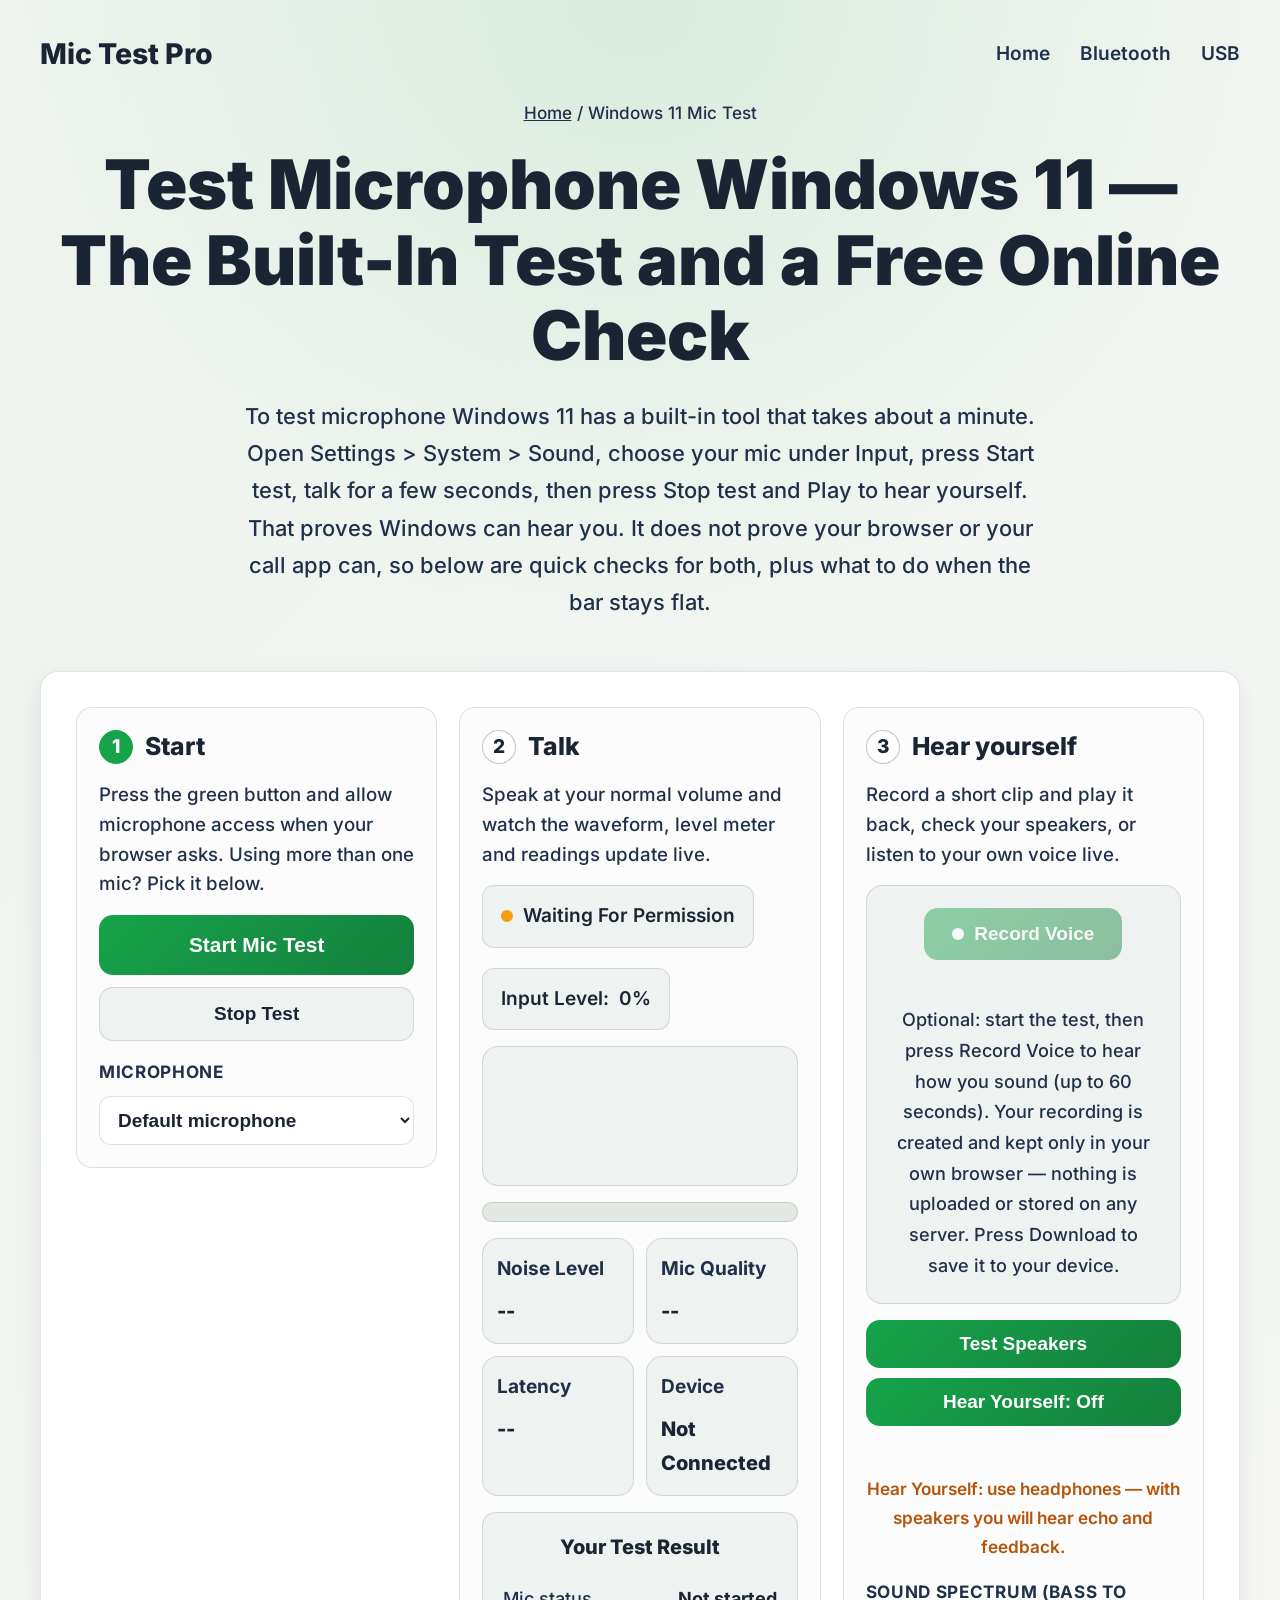
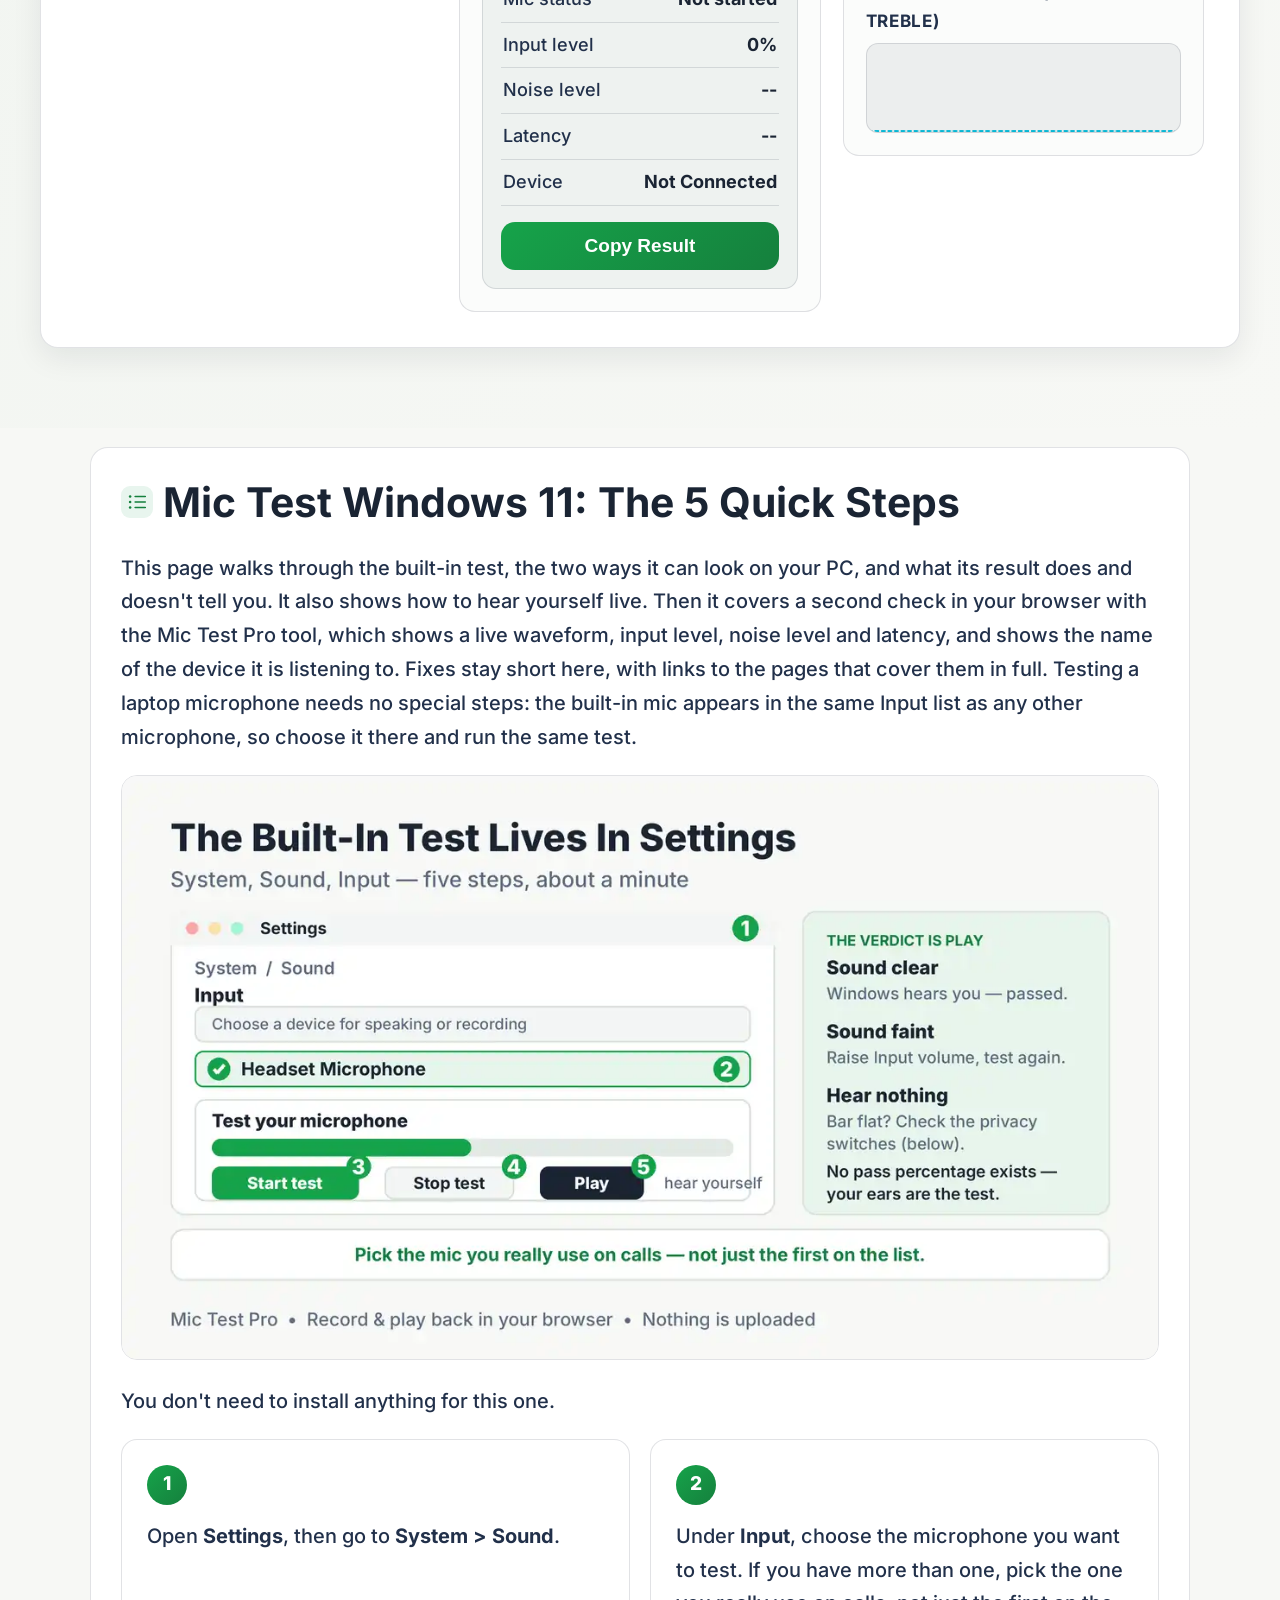
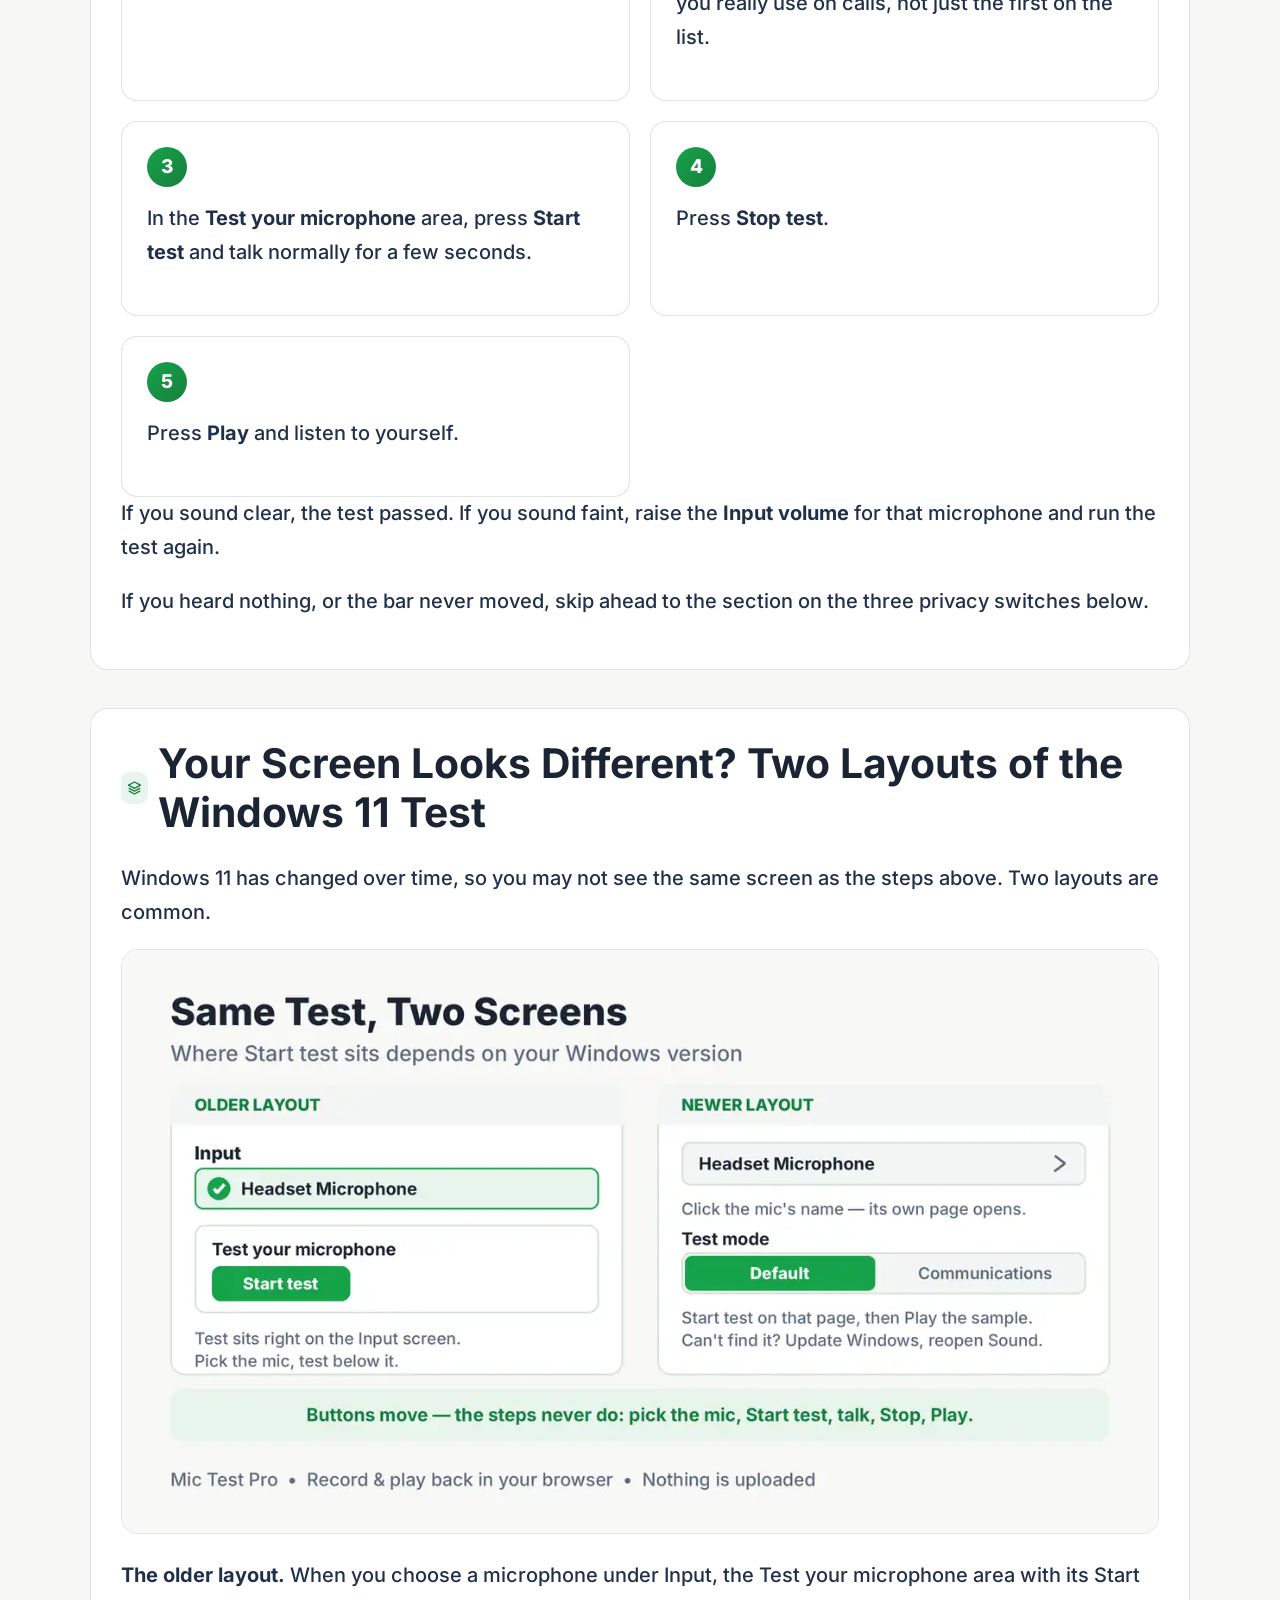
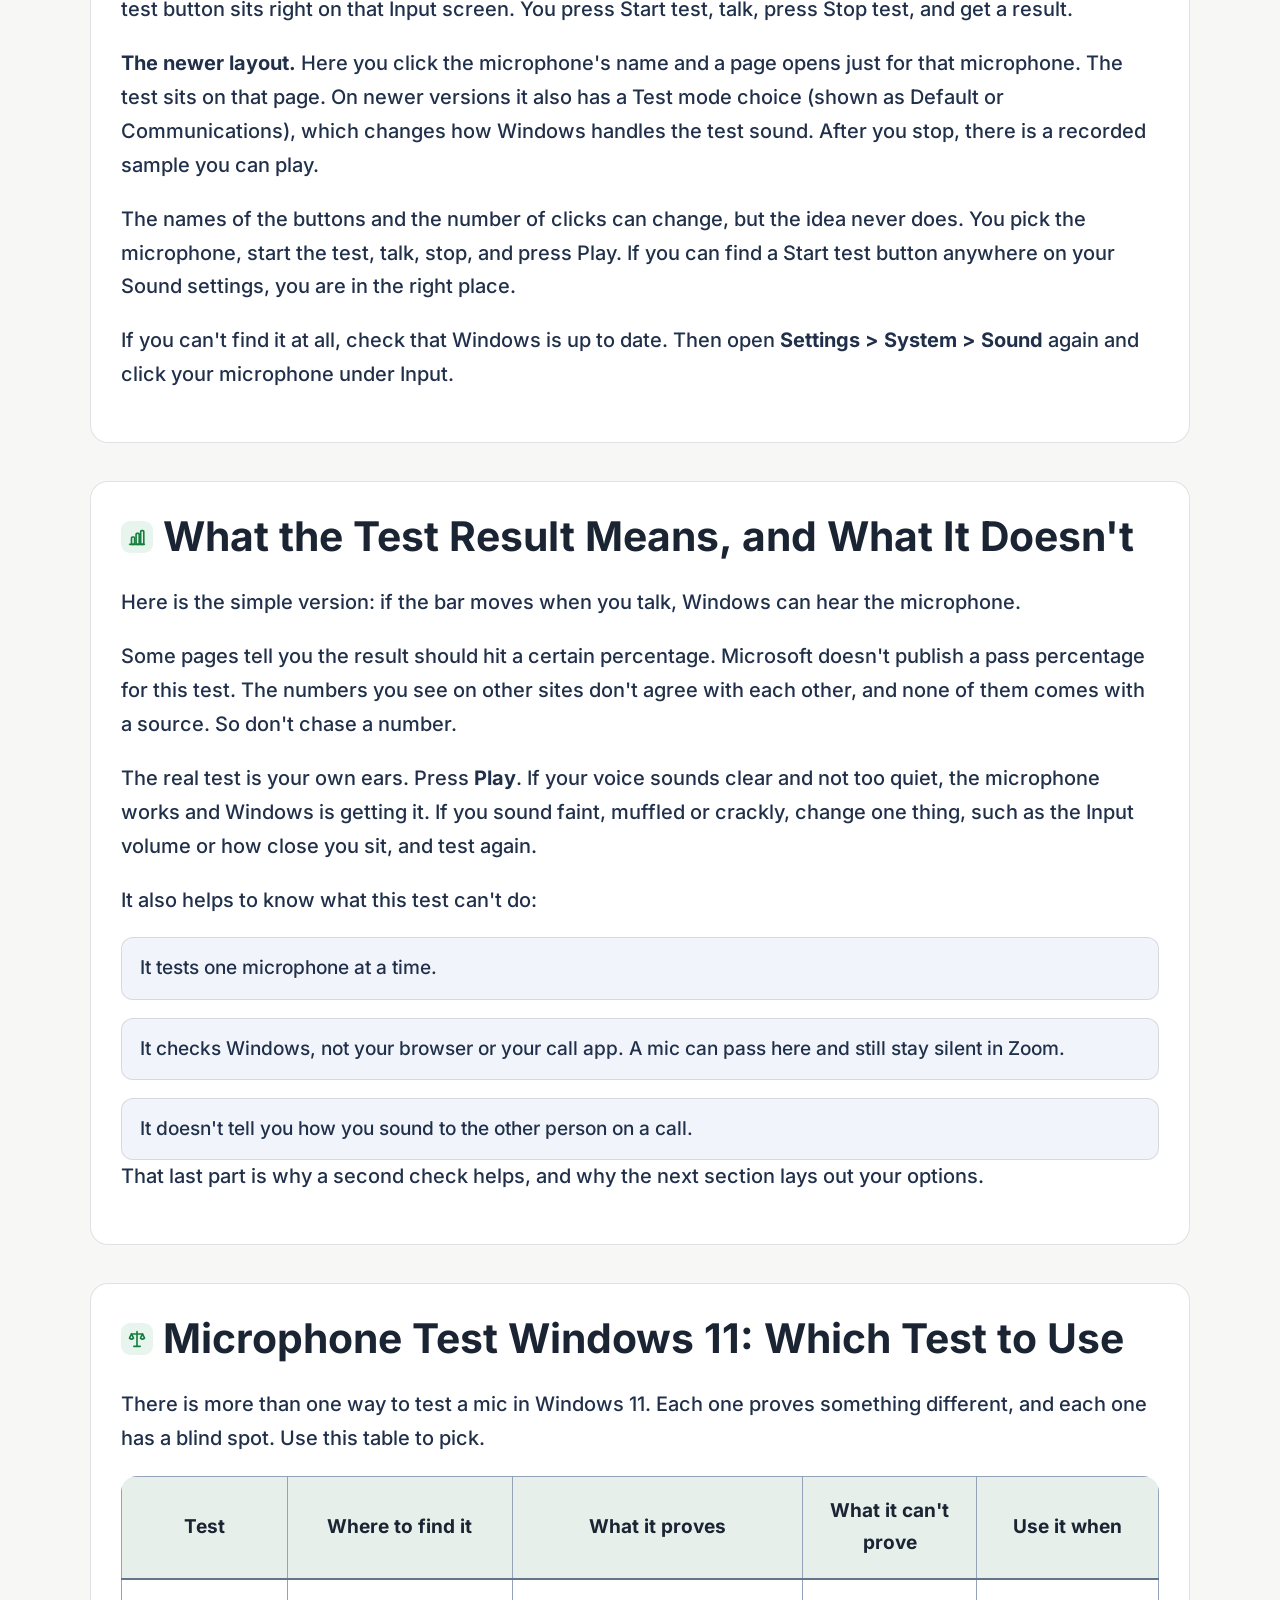
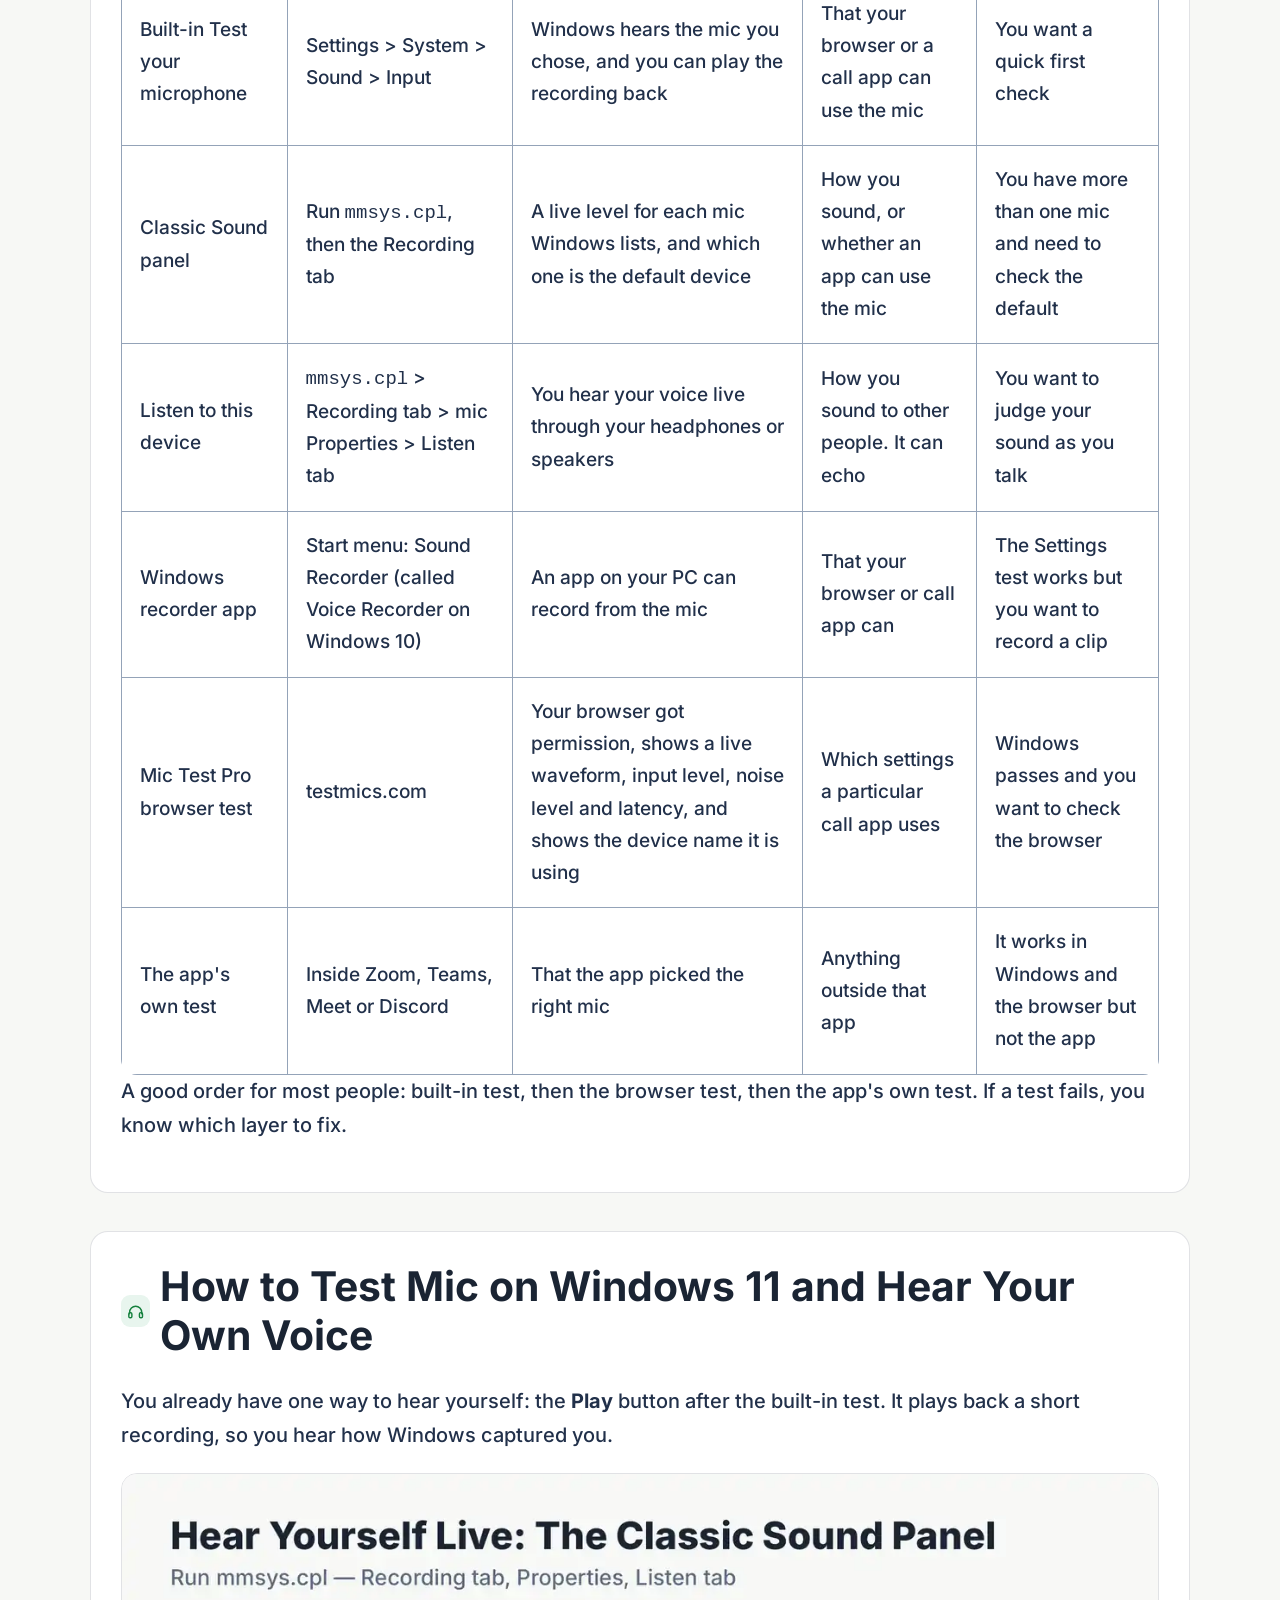
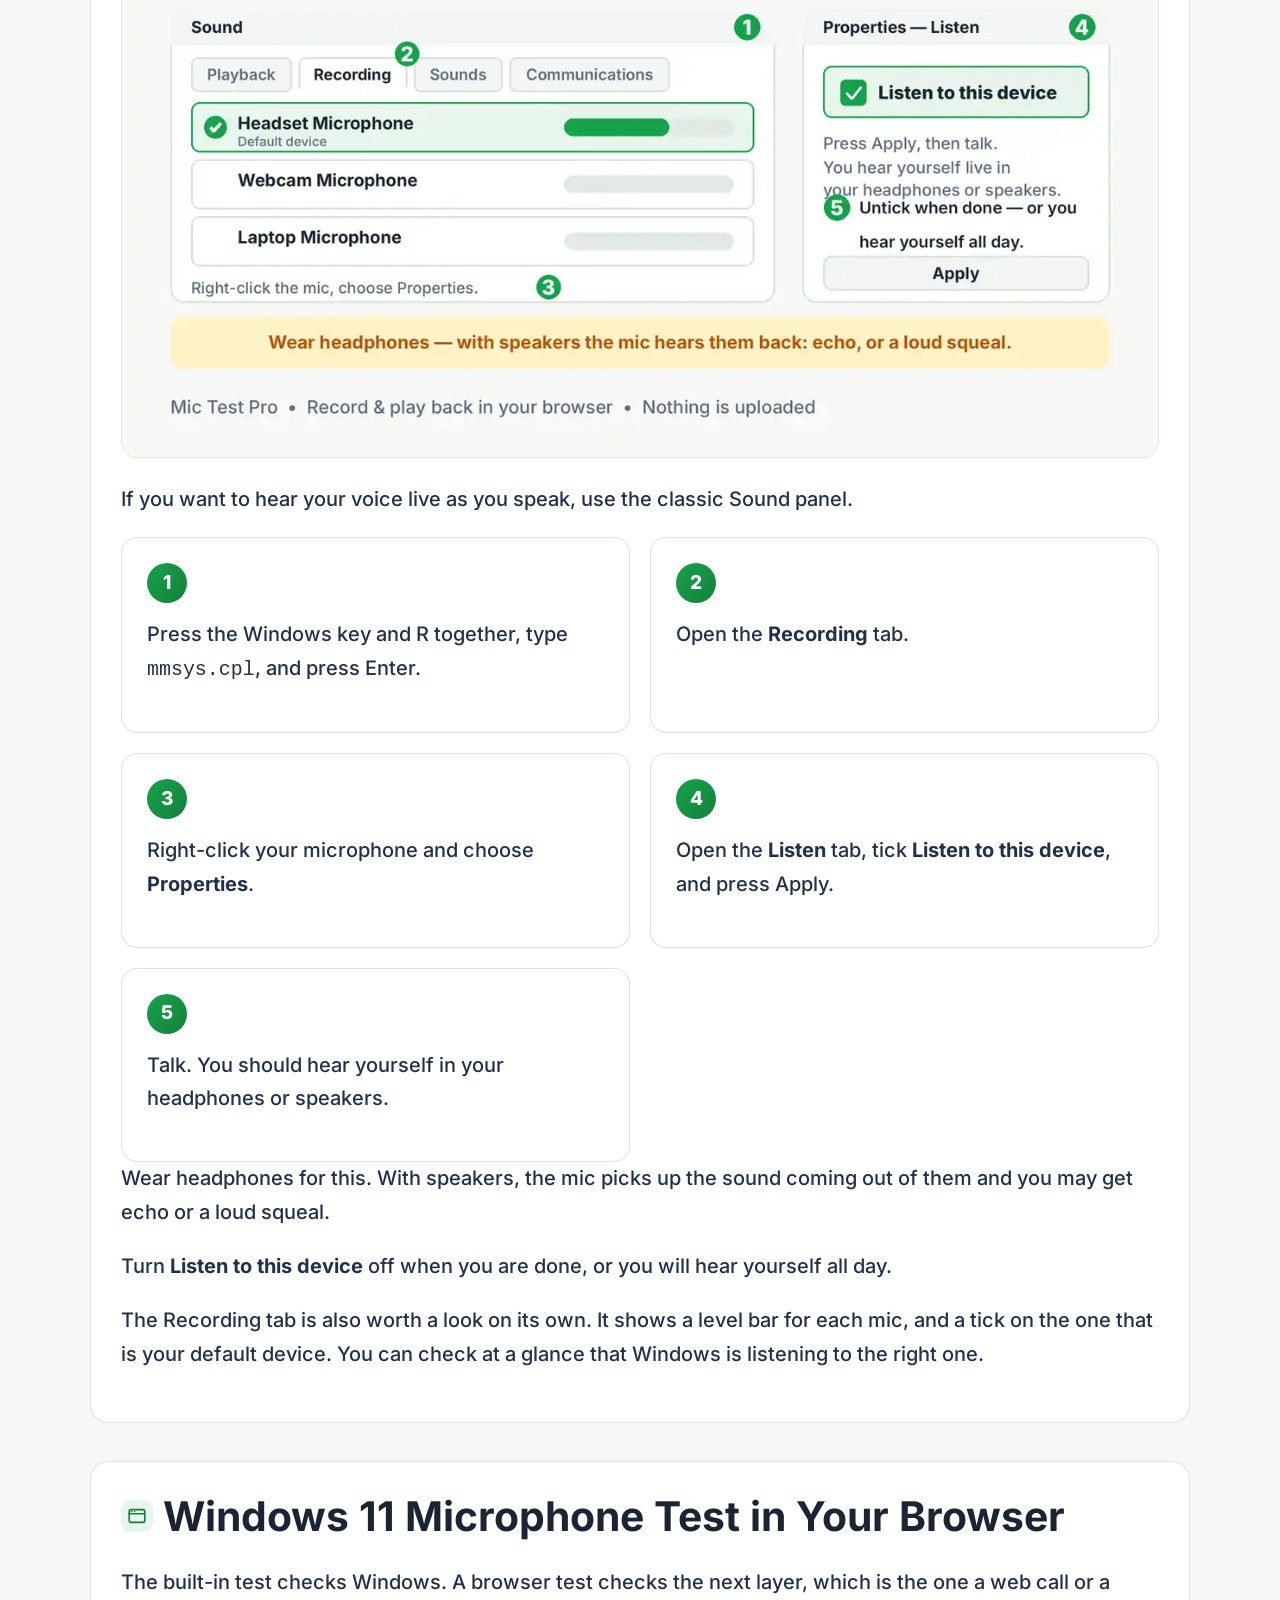
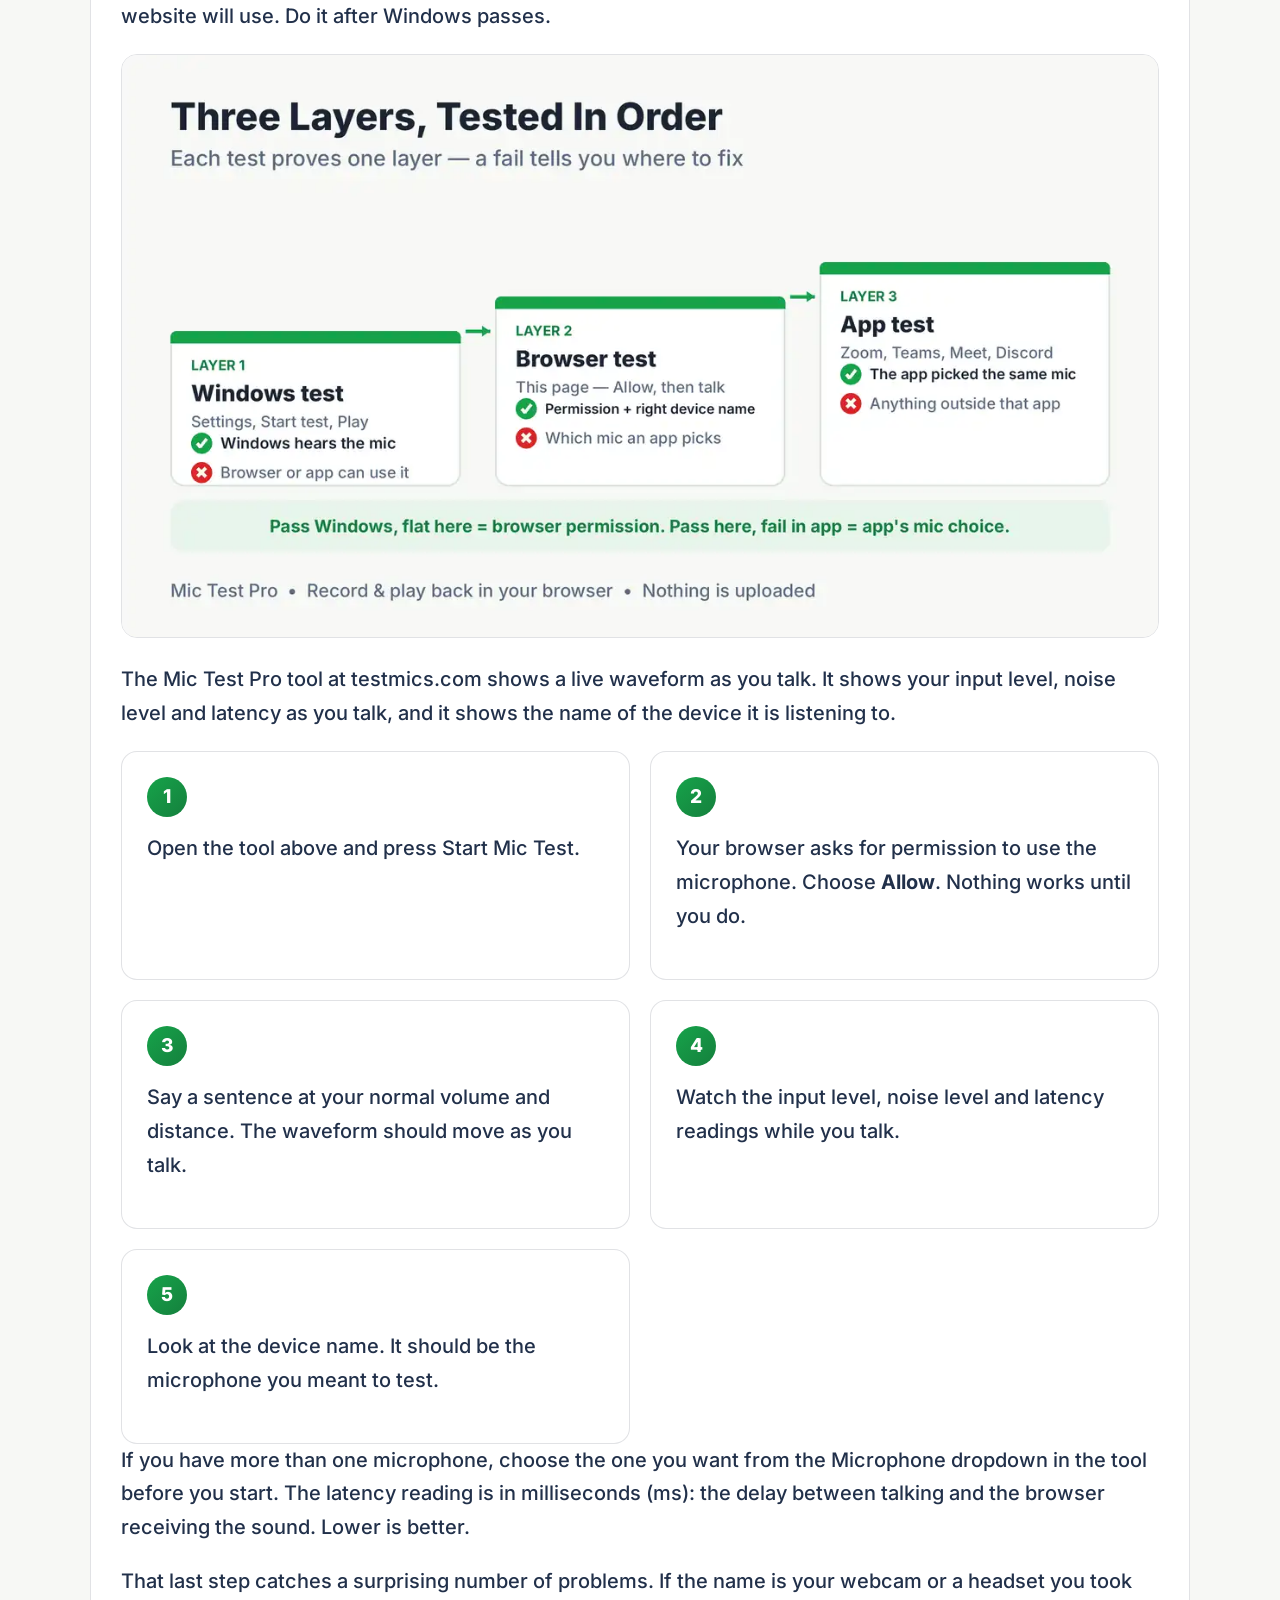
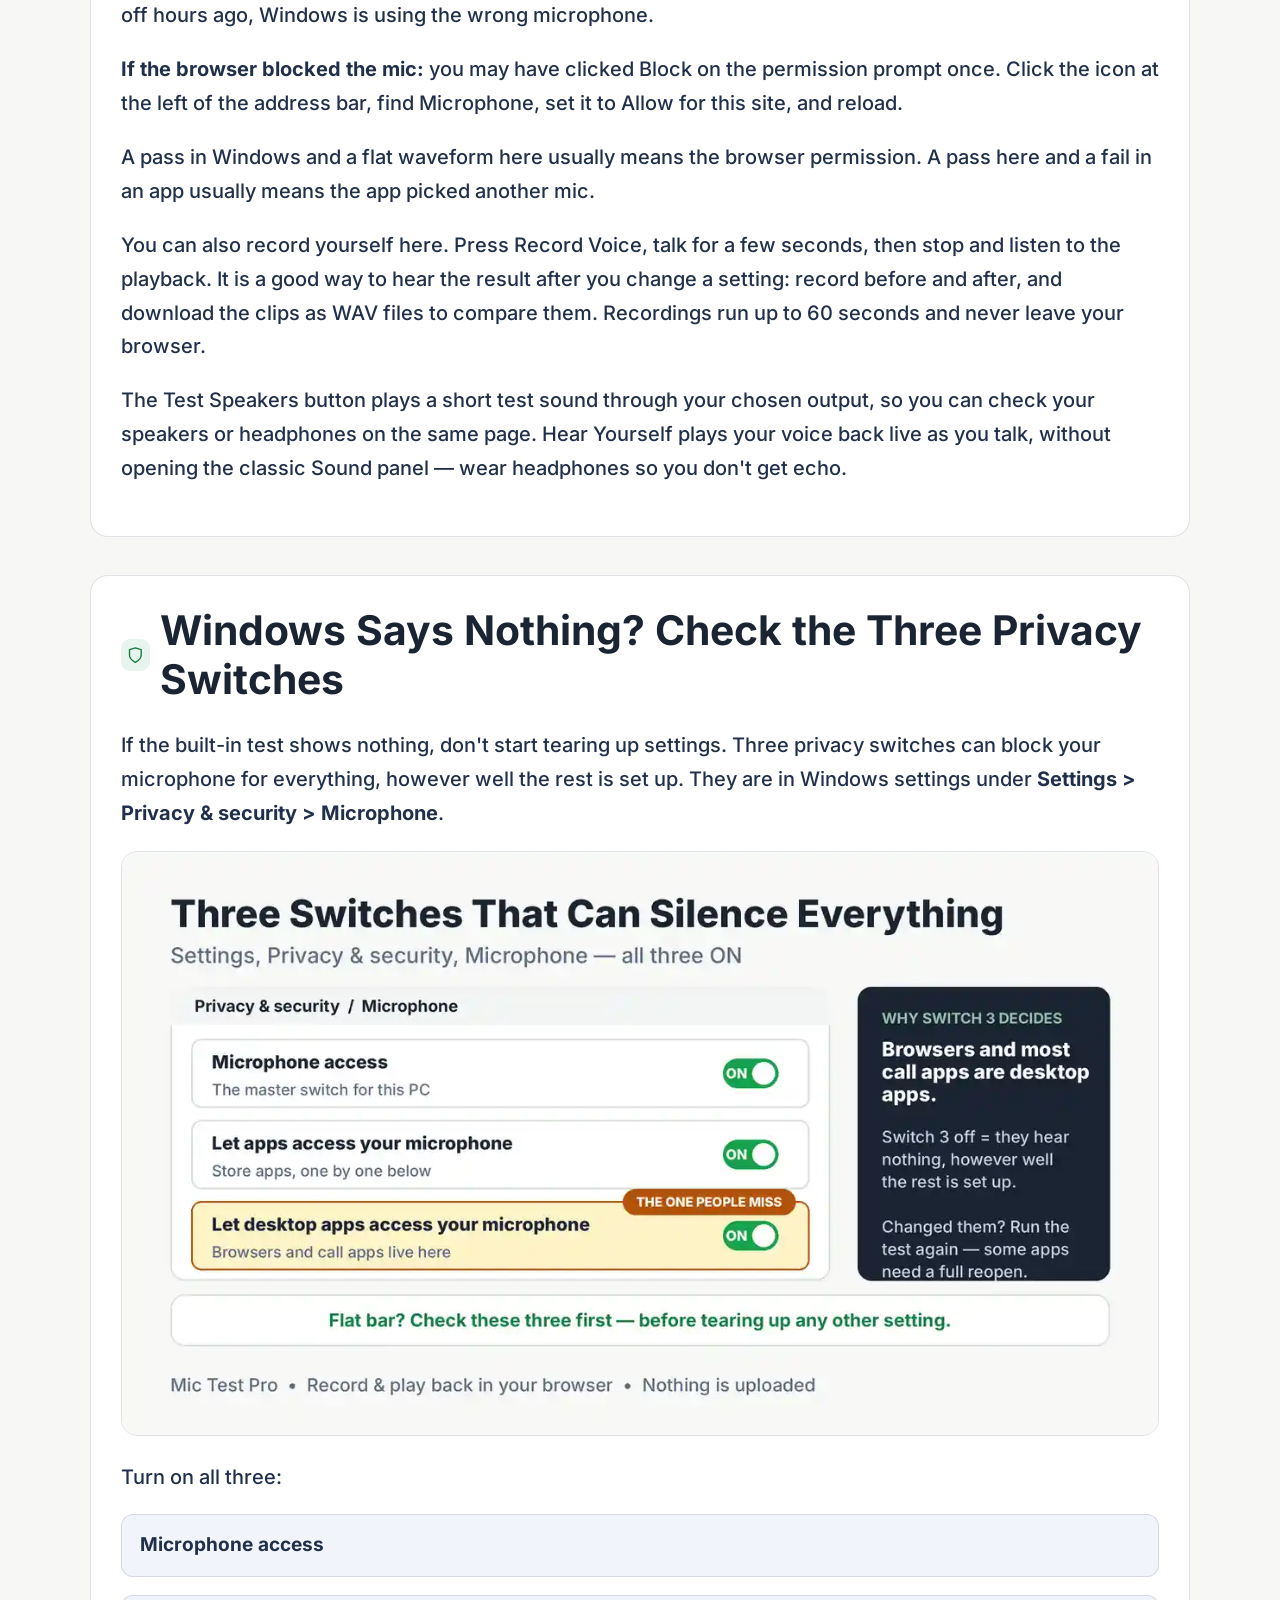
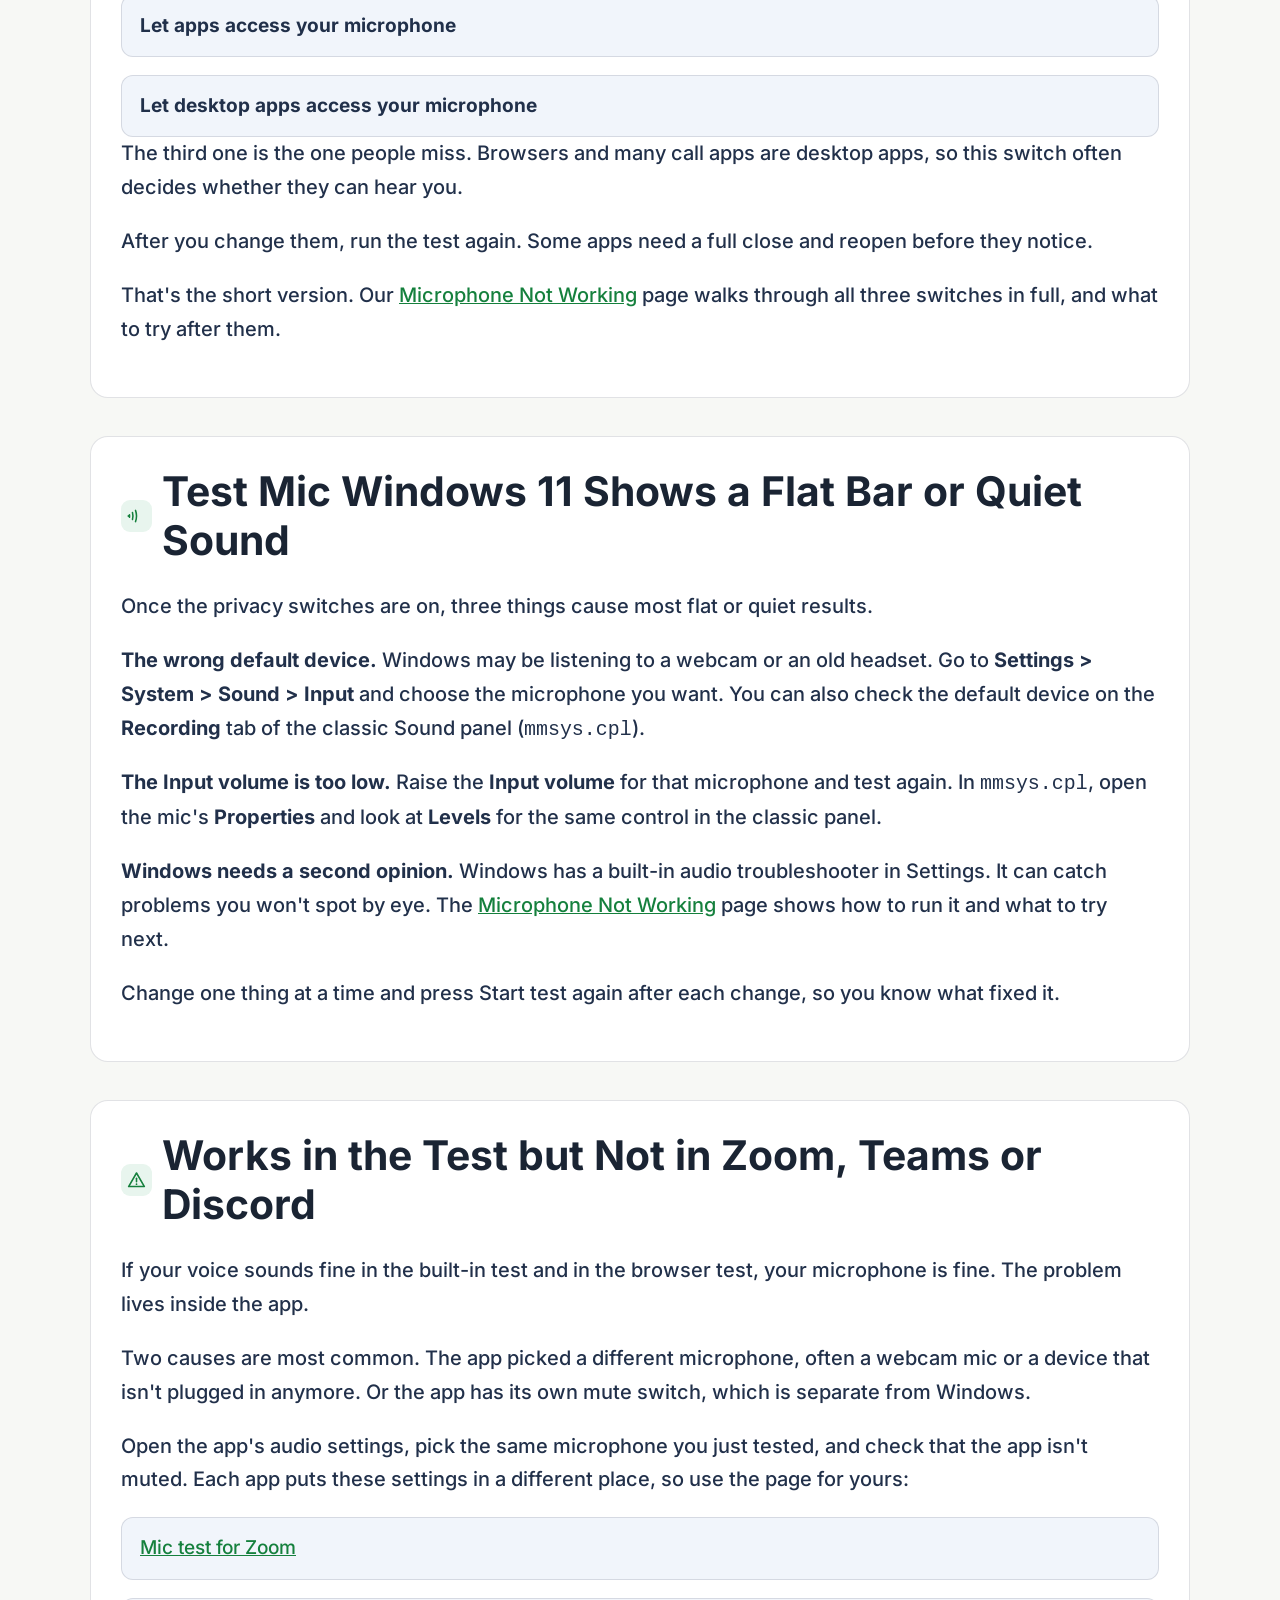
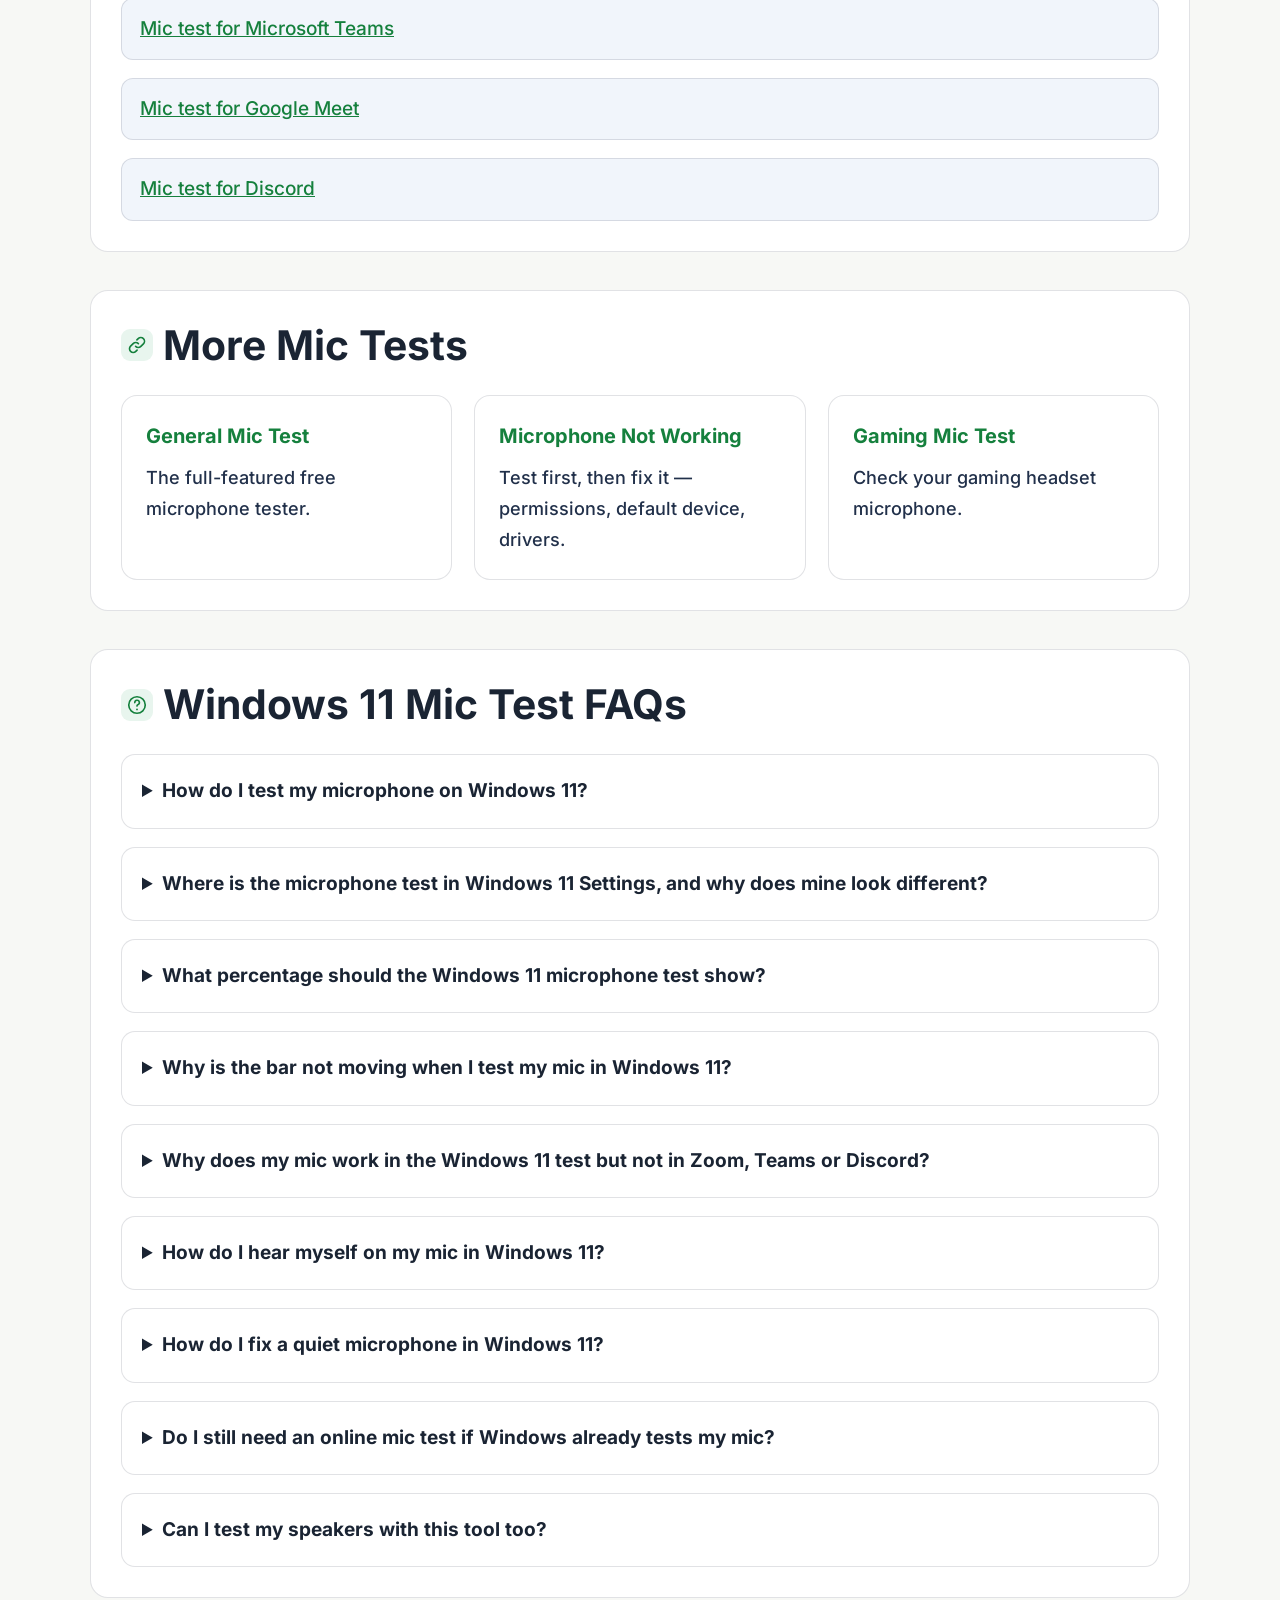
<file: mic-test-windows-11.html>
<!DOCTYPE html>
<html lang="en">
<head>
  <meta charset="UTF-8" />
  <meta name="viewport" content="width=device-width, initial-scale=1.0"/>

  <title>Test Microphone Windows 11 — Built-In Test + Free Online Check | Mic Test Pro</title>

  <meta name="description" content="Test microphone Windows 11 already has built in — the Start test steps, what the result means, a free online check, and fixes for a flat or quiet mic." />
  <meta name="keywords" content="test microphone windows 11, mic test windows 11, microphone test windows 11, how to test mic on windows 11, windows 11 microphone test, test mic windows 11" />
  <meta name="robots" content="index, follow"/>

  <link rel="canonical" href="https://testmics.com/mic-test-windows-11.html"/>
  <link rel="icon" type="image/svg+xml" href="favicon.svg"/>

  <meta property="og:type" content="website"/>
  <meta property="og:title" content="Test Microphone Windows 11 — Built-In Test + Free Online Check | Mic Test Pro"/>
  <meta property="og:description" content="Test microphone Windows 11 already has built in — the Start test steps, what the result means, a free online check, and fixes for a flat or quiet mic."/>
  <meta property="og:url" content="https://testmics.com/mic-test-windows-11.html"/>
  <meta property="og:image" content="https://testmics.com/images/win11-1-settings-test.webp"/>

  <meta name="twitter:card" content="summary"/>
  <meta name="twitter:title" content="Test Microphone Windows 11 — Built-In Test + Free Online Check | Mic Test Pro"/>
  <meta name="twitter:description" content="Test microphone Windows 11 already has built in — the Start test steps, what the result means, a free online check, and fixes for a flat or quiet mic."/>

  <style>
/* style.css inlined 2026-10-22 for PageSpeed (master copy: style.css in repo) */
/* Self-hosted Inter variable font (added 2026-10-22; replaces Google Fonts - no third-party request, no layout shift) */
@font-face{
  font-family:'Inter';
  src:url('fonts/inter-var.woff2') format('woff2');
  font-weight:400 900;
  font-style:normal;
  font-display:optional;
}

/* ===================================
   MIC TEST PRO — STYLE.CSS
=================================== */

*{
  margin:0;
  padding:0;
  box-sizing:border-box;
}

:root{

  --bg:#f7f8f5;
  --card:#ffffff;
  --card2:#eef2f0;
  --border:rgba(15,23,42,.12);
  --table-border:#94a3b8;

  --text:#1a2433;
  --text2:#21304a;

  --blue:#16a34a;
  --cyan:#15803d;
  --green:#16a34a;
  --red:#ef4444;
  --yellow:#b45309;

  --gradient:
  linear-gradient(
  135deg,
  #eef3ee 0%,
  #f7f8f5 100%
  );

  --radius:18px;

  --shadow:
  0 10px 30px rgba(15,23,42,.08);

}

/* Global text readability (2026-11-26): root 16px→17.5px so all rem text scales up,
   body weight 400→450, --text2 darkened #4a5a72→#2b3a52.
   Round 2 (2026-11-26): root 17.5px→19px, body weight 450→500, --text2 #2b3a52→#21304a;
   h1/h2 rem sizes trimmed slightly so headings stay proportionate at the larger root. */
html{
  scroll-behavior:smooth;
  font-size:19px;
}

body{

  font-family:
  'Inter',
  sans-serif;

  font-weight:500;

  background:
  var(--bg);

  color:
  var(--text);

  line-height:
  1.7;

  overflow-x:hidden;

}

/* =========================
   HERO
========================= */

.hero{

 min-height: auto;

  background:
  radial-gradient(
  circle at top,
  rgba(22,163,74,.10),
  transparent 30%
  ),
  var(--gradient);

  padding:
  30px 20px 80px;

}

/* =========================
   NAVBAR
========================= */

.topbar{

  max-width:1200px;

  margin:auto;

  display:flex;

  justify-content:
  space-between;

  align-items:center;

  margin-bottom:20px;

}

.logo{

  font-size:1.5rem;

  font-weight:800;

  color:#1a2433;

}

.nav-links{

  display:flex;

  gap:30px;

}

.nav-links a{

  color:var(--text2);

  text-decoration:none;

  transition:.3s;

  font-weight:600;

}

.nav-links a:hover{

  color:#1a2433;

}

/* =========================
   HERO CONTENT
========================= */

.hero-content{

  max-width:1000px;

  margin:auto;

  text-align:center;

}

.hero-content h1{

  font-size:3.6rem;

  line-height:1.1;

  margin-bottom:25px;

  font-weight:900;

}

.hero-text{

  max-width:800px;

  margin:auto;

  color:var(--text2);

  font-size:1.15rem;

  margin-bottom:50px;

}

/* =========================
   TOOL CARD
========================= */

.tool-card{

  background:
  #ffffff;

  border:
  1px solid var(--border);

  border-radius:
  var(--radius);

  padding:
  35px;

  box-shadow:
  var(--shadow);

  backdrop-filter:
  blur(10px);

}

.status-row{

  display:flex;

  justify-content:
  space-between;

  gap:20px;

  flex-wrap:wrap;

margin-bottom:25px;

}

.status-box{

  background:
  var(--card2);

  border:
  1px solid var(--border);

  padding:
  14px 18px;

  border-radius:
  12px;

  display:flex;

  align-items:center;

  gap:10px;

  color:#1a2433;

  font-weight:600;

}

.dot{

  width:12px;

  height:12px;

  border-radius:50%;

  background:var(--yellow);

  animation:pulse 1.5s infinite;

}

@keyframes pulse{

  0%{
    transform:scale(1);
    opacity:1;
  }

  50%{
    transform:scale(1.3);
    opacity:.7;
  }

  100%{
    transform:scale(1);
    opacity:1;
  }

}

/* =========================
   VISUALIZER
========================= */

.visualizer-wrap{

  background:
  #eef2f0;

  border-radius:
  16px;

  border:
  1px solid var(--border);

  padding:
  20px;

  margin-bottom:80px;

}

#visualizer{

  width:100%;

  height:140px;

  display:block;

}

/* =========================
   AUDIO METER
========================= */

.meter-wrap{

  margin-bottom:30px;

}

.meter-bar{

  width:100%;

  height:20px;

  background:
  #e2e8e2;

  border-radius:
  100px;

  overflow:hidden;

  border:
  1px solid var(--border);

}

.meter-fill{

  width:0%;

  height:100%;

  background:
  linear-gradient(
  90deg,
  var(--green),
  var(--cyan),
  var(--blue)
  );

  transition:
  width .1s linear;

}

/* =========================
   BUTTONS
========================= */

.tool-actions{

  display:flex;

  justify-content:center;

  gap:20px;

  margin-bottom:35px;

  flex-wrap:wrap;

}

.tool-actions button{

  border:none;

  padding:
  15px 28px;

  border-radius:
  14px;

  cursor:pointer;

  font-size:1rem;

  font-weight:700;

  transition:.3s;

}

#startBtn{

  background:
  linear-gradient(
  135deg,
  var(--blue),
  var(--cyan)
  );

  color:white;

}

#startBtn:hover{

  transform:
  translateY(-2px);

}

#stopBtn{

  background:
  #eef2f0;

  color:#1a2433;

  border:
  1px solid var(--border);

}

/* =========================
   INFO GRID
========================= */

.tool-grid{

  display:grid;

  grid-template-columns:
  repeat(4,1fr);

  gap:20px;

}

.info-card{

  background:
  var(--card2);

  border:
  1px solid var(--border);

  padding:
  22px;

  border-radius:
  16px;

}

.info-card h3{

  margin-bottom:10px;

  font-size:1rem;

  color:var(--text2);

}

.info-card p{

  font-size:1.2rem;

  font-weight:800;

}

/* =========================
   CONTENT
========================= */

.content-section{

padding: 5px 20px;
}

.container{

  max-width:1100px;

  margin:auto;

}

.content-section h2{

  font-size:2.15rem;

  margin-bottom:25px;

  line-height:1.2;

}

.content-section p{

  color:var(--text2);

  margin-bottom:20px;

  font-size:1.05rem;

}

/* =========================
   TOC
========================= */

.toc{

  background:
  var(--card);

  border:
  1px solid var(--border);

  border-radius:
  var(--radius);

  padding:
  30px;

}

.toc summary h2{

  display:inline;

  font-size:1.5rem;

}

.toc ul{

  margin-top:20px;

  display:grid;

  gap:15px;

}

.toc a{

  color:#15803d;

  text-decoration:none;

  transition:.3s;

}

.toc a:hover{

  color:#14532d;

}

/* =========================
   STEPS
========================= */

.steps{

  display:grid;

  grid-template-columns:
  repeat(2,1fr);

  gap:20px;

}

.step{

  background:
  var(--card);

  border:
  1px solid var(--border);

  border-radius:
  16px;

  padding:
  25px;

  transition:.3s;

}

.step:hover{

  transform:
  translateY(-2px);

  box-shadow:0 8px 20px rgba(22,163,74,.12);

  border-color:
  rgba(22,163,74,.45);

}

.step span{

  width:40px;

  height:40px;

  border-radius:50%;

  display:flex;

  align-items:center;

  justify-content:center;

  margin-bottom:15px;

  background:
  linear-gradient(
  135deg,
  var(--blue),
  var(--cyan)
  );

  font-weight:800;

  color:#fff;

}

/* =========================
   FEATURES
========================= */

.feature-grid{

  display:grid;

  grid-template-columns:
  repeat(3,1fr);

  gap:22px;

}

.feature-card{

  background:
  var(--card);

  border:
  1px solid var(--border);

  border-radius:
  16px;

  padding:
  28px;

  transition:.3s;

}

.feature-card:hover{

  transform:
  translateY(-2px);

  box-shadow:0 8px 20px rgba(22,163,74,.12);

  border-color:
  rgba(22,163,74,.45);

}
.step-card{

transition: .3s;

}
.step-card:hover{

transform:
translateY(-2px);

  box-shadow:0 8px 20px rgba(22,163,74,.12);

border-color:
rgba(22,163,74,.45);

}

.feature-card h3{

  margin-bottom:15px;

}

/* =========================
   BENEFITS
========================= */

.benefit-list{

  display:grid;

  gap:18px;

  padding-left:20px;

}

.benefit-list li{

  color:var(--text2);

}

/* =========================
   TABLE
   Lines highlighted (2026-11-26): cell borders use --table-border
   (medium slate #94a3b8) instead of the faint --border, and the
   header row gets a green-tinted background + stronger bottom line.
========================= */

table{

  width:100%;

  border-collapse:
  collapse;

  overflow:hidden;

  border-radius:
  16px;

}

table th,
table td{

  padding:
  18px;

  border:
  1px solid var(--table-border);

}

table th{

  background:
  #e6efe9;

  border-bottom:
  2px solid #64748b;

}

table td{

  background:
  var(--card);

  color:var(--text2);

}

/* Mobile: wide tables scroll sideways inside their card instead of overflowing the page (2026-11-26) */
@media(max-width:700px){

  table{

    display:block;

    overflow-x:auto;

    -webkit-overflow-scrolling:touch;

  }

}

/* =========================
   FAQ
========================= */

.faq{

  display:grid;

  gap:18px;

}

details{

  background:
  var(--card);

  border:
  1px solid var(--border);

  border-radius:
  14px;

  padding:
  20px;

  transition:.3s;

}

details:hover{

  transform:
  translateY(-2px);

  box-shadow:0 8px 20px rgba(22,163,74,.12);

  border-color:
  rgba(22,163,74,.45);

}

.page-img{

  width:100%;

  height:auto;

  display:block;

  border:
  1px solid var(--border);

  border-radius:
  16px;

  margin:
  10px 0 25px;

}

.h2-icon{

  width:24px;

  height:24px;

  vertical-align:-4px;

  margin-right:10px;

}

summary{

  cursor:pointer;

  font-weight:700;

}

details p{

  margin-top:15px;

}

/* =========================
   AFFILIATE
========================= */

.affiliate-card{

  text-decoration:none;

  color:#1a2433;

}

/* =========================
   FOOTER
========================= */

.footer{

  padding:
  20px 20px;
  border-top:
  1px solid var(--border);

  text-align:center;

}

.footer-links{

  display:flex;

  justify-content:center;

  gap:25px;

  flex-wrap:wrap;

  margin-bottom:20px;

}

.footer-links a{

  color:var(--text2);

  text-decoration:none;

}

/* =========================
   RESPONSIVE
========================= */

@media(max-width:900px){

  .hero-content h1{

    font-size:2.5rem;

  }

  .tool-grid{

    grid-template-columns:
    repeat(2,1fr);

  }

  .feature-grid{

    grid-template-columns:
    1fr;

  }

}

@media(max-width:700px){

  .topbar{

    flex-direction:column;

    gap:20px;

  }

  .nav-links{

    flex-wrap:wrap;

    justify-content:center;

    gap:16px;

  }

  .hero-content h1{

    font-size:2.05rem;

  }

  .steps{

    grid-template-columns:
    1fr;

  }

  .tool-grid{

    grid-template-columns:
    1fr;

  }

  .tool-card{

    padding:22px;

  }

  .content-section h2{

    font-size:1.7rem;

  }

}

.footer-bottom{

  text-align:center;

  width:100%;
   margin-top: 30px;

}

/* =========================
   RELATED / INTERNAL LINKS
========================= */

.related-grid{

  display:grid;

  grid-template-columns:
  repeat(3,1fr);

  gap:22px;

}

.related-card{

  background:var(--card);

  border:1px solid var(--border);

  border-radius:16px;

  padding:24px;

  text-decoration:none;

  color:#1a2433;

  display:block;

  transition:.3s;

}

.related-card:hover{

  transform:translateY(-2px);

  box-shadow:0 8px 20px rgba(22,163,74,.12);

  border-color:rgba(22,163,74,.45);

}

.related-card h3{

  margin-bottom:10px;

  color:var(--cyan);

  font-size:1.05rem;

}

.related-card p{

  color:var(--text2);

  font-size:.95rem;

  margin-bottom:0;

}

.breadcrumb{

  color:var(--text2);

  font-size:.9rem;

  margin-bottom:20px;

}

.breadcrumb a{

  color:var(--text2);

}

@media(max-width:900px){

  .related-grid{

    grid-template-columns:1fr;

  }

}

/* Accessibility utility: visually hidden heading text (added 2026-10-22 for heading-order fix) */
.sr-only{
  position:absolute;
  width:1px;
  height:1px;
  padding:0;
  margin:-1px;
  overflow:hidden;
  clip:rect(0,0,0,0);
  white-space:nowrap;
  border:0;
}

/* In-content text links (added 2026-10-22): bare paragraph/list/table links had no colour rule
   and rendered in the browser-default blue #0000ee (2.09:1 on the dark background).
   :where() keeps this weaker than the nav, TOC, breadcrumb and footer link rules. */
:where(.content-section) p a,
:where(.content-section) li a,
:where(.content-section) td a{
  color:var(--cyan);
  text-decoration:underline;
}

/* =========================
   RECORD / PLAYBACK / DOWNLOAD
   (added 2026-11-26)
========================= */

.record-panel{

  background:
  var(--card2);

  border:
  1px solid var(--border);

  border-radius:
  16px;

  padding:
  22px;

  margin-bottom:
  35px;

}

.record-row{

  display:flex;

  align-items:center;

  justify-content:center;

  gap:16px;

  flex-wrap:wrap;

  margin-bottom:16px;

}

#recordBtn{

  display:inline-flex;

  align-items:center;

  justify-content:center;

  gap:10px;

  border:none;

  padding:
  15px 28px;

  border-radius:
  14px;

  cursor:pointer;

  font-size:1rem;

  font-weight:700;

  transition:.3s;

  background:
  linear-gradient(
  135deg,
  var(--blue),
  var(--cyan)
  );

  color:white;

  min-height:52px;

}

#recordBtn:hover:not(:disabled){

  transform:
  translateY(-2px);

}

#recordBtn:disabled{

  opacity:.45;

  cursor:not-allowed;

}

.record-dot{

  width:12px;

  height:12px;

  border-radius:50%;

  background:white;

  flex:none;

}

#recordBtn.recording .record-dot{

  animation:pulse 1s infinite;

}

.record-timer{

  font-size:1.15rem;

  font-weight:800;

  color:var(--red);

  font-variant-numeric:
  tabular-nums;

}

.record-status{

  color:var(--cyan);

  font-size:.95rem;

  font-weight:600;

  text-align:center;

  min-height:1.6em;

  margin-bottom:16px;

}

.record-status:empty{

  margin-bottom:0;

}

.playback-wrap{

  display:flex;

  flex-direction:column;

  gap:14px;

  align-items:center;

  margin-bottom:16px;

}

.playback-wrap[hidden]{

  display:none;

}

.playback-wrap audio{

  width:100%;

  max-width:520px;

}

.download-btn{

  display:inline-flex;

  align-items:center;

  justify-content:center;

  padding:
  13px 26px;

  border-radius:
  14px;

  background:
  linear-gradient(
  135deg,
  var(--green),
  var(--cyan)
  );

  color:white;

  font-weight:700;

  text-decoration:none;

  transition:.3s;

  min-height:48px;

}

.download-btn:hover{

  transform:
  translateY(-2px);

}

.record-note{

  color:var(--text2);

  font-size:.95rem;

  text-align:center;

  max-width:640px;

  margin:auto;

}

@media(max-width:700px){

  .record-panel{

    padding:18px;

  }

  #recordBtn{

    width:100%;

  }

  .download-btn{

    width:100%;

  }

}

/* =========================
   EXTRA TOOL FEATURES
   (added 2026-11-26)
   Speaker test, mic select,
   hear-yourself monitor,
   spectrum, result summary
========================= */

.extras-panel{

  background:
  var(--card2);

  border:
  1px solid var(--border);

  border-radius:
  16px;

  padding:
  22px;

  margin-bottom:
  35px;

}

.extras-row{

  display:flex;

  align-items:center;

  justify-content:center;

  gap:14px;

  flex-wrap:wrap;

  margin-bottom:16px;

}

.extras-label{

  color:var(--text2);

  font-size:.9rem;

  font-weight:700;

  letter-spacing:.04em;

  text-transform:uppercase;

}

.mic-select{

  background:var(--card);

  color:var(--text);

  border:
  1px solid var(--border);

  border-radius:12px;

  padding:12px 14px;

  font-size:1rem;

  font-weight:600;

  min-height:48px;

  max-width:100%;

  cursor:pointer;

}

.extras-btn{

  display:inline-flex;

  align-items:center;

  justify-content:center;

  gap:10px;

  border:none;

  padding:
  13px 26px;

  border-radius:
  14px;

  cursor:pointer;

  font-size:1rem;

  font-weight:700;

  transition:.3s;

  background:
  linear-gradient(
  135deg,
  var(--blue),
  var(--cyan)
  );

  color:white;

  min-height:48px;

}

.extras-btn:hover:not(:disabled){

  transform:
  translateY(-2px);

}

.extras-btn:disabled{

  opacity:.45;

  cursor:not-allowed;

}

.monitor-btn.on{

  background:
  linear-gradient(
  135deg,
  var(--green),
  var(--cyan)
  );

}

.extras-status{

  color:var(--cyan);

  font-size:.95rem;

  font-weight:600;

  text-align:center;

  min-height:1.6em;

  margin-bottom:10px;

}

.extras-status:empty{

  margin-bottom:0;

  min-height:0;

}

.monitor-warning{

  color:var(--yellow);

  font-size:.9rem;

  font-weight:600;

  text-align:center;

  margin-bottom:18px;

}

.spectrum-wrap{

  display:flex;

  flex-direction:column;

  gap:8px;

  margin-bottom:20px;

}

#spectrumCanvas{

  width:100%;

  height:90px;

  background:rgba(15,23,42,.06);

  border:
  1px solid var(--border);

  border-radius:12px;

}

.summary-card{

  background:var(--card);

  border:
  1px solid var(--border);

  border-radius:14px;

  padding:18px;

}

.summary-title{

  font-size:1.05rem;

  font-weight:800;

  text-align:center;

  margin-bottom:12px;

}

.summary-row{

  display:flex;

  justify-content:space-between;

  gap:16px;

  padding:7px 2px;

  border-bottom:
  1px solid var(--border);

  color:var(--text2);

  font-size:.95rem;

}

.summary-row span:last-child{

  color:var(--text);

  font-weight:700;

  text-align:right;

  overflow-wrap:anywhere;

}

.summary-card .extras-row{

  margin-top:16px;

  margin-bottom:6px;

}

@media(max-width:700px){

  .extras-panel{

    padding:18px;

  }

  .extras-btn{

    width:100%;

  }

  .mic-select{

    width:100%;

  }

  .extras-row .extras-label{

    width:100%;

    text-align:center;

  }

}

/* === V4: MicChecker-style 3-step tool (scoped overrides) === */
.hero-content{max-width:1200px}
.mc-steps{display:grid;grid-template-columns:repeat(3,1fr);gap:22px;text-align:left;align-items:start}
.mc-step{background:#fbfcfb;border:1px solid var(--border);border-radius:16px;padding:22px;display:flex;flex-direction:column;gap:16px}
.mc-step-head{display:flex;align-items:center;gap:12px}
.mc-num{width:34px;height:34px;border-radius:50%;background:#ffffff;border:1.5px solid rgba(15,23,42,.25);color:#1a2433;font-weight:800;display:flex;align-items:center;justify-content:center;flex:none;font-size:1rem}
.mc-step:first-child .mc-num{background:#16a34a;border-color:#16a34a;color:#fff}
.mc-step-head h3{font-size:1.3rem;font-weight:800;color:#1a2433;line-height:1.2}
.mc-step-sub{color:var(--text2);font-size:.98rem;line-height:1.6}
.mc-step .status-row{margin-bottom:0}
.mc-step .visualizer-wrap{margin-bottom:0;padding:14px}
.mc-step #visualizer{height:110px}
.mc-step .meter-wrap{margin-bottom:0}
.mc-step .tool-actions{margin-bottom:0;flex-direction:column;align-items:stretch;gap:12px}
.mc-step #startBtn{width:100%;padding:18px 28px;font-size:1.1rem}
.mc-step #stopBtn{width:100%}
.mc-step .record-panel{margin-bottom:0}
.mc-step .extras-row{margin-bottom:0;flex-direction:column;align-items:stretch;gap:10px}
.mc-step .extras-label{text-align:left}
.mc-step .mic-select{width:100%}
.mc-step .extras-btn{width:100%}
.mc-step .extras-status{margin-bottom:0}
.mc-step .monitor-warning{margin-bottom:0}
.mc-step .spectrum-wrap{margin-bottom:0}
.mc-step .tool-grid{grid-template-columns:repeat(2,1fr);gap:12px}
.mc-step .info-card{padding:14px}
.mc-step .info-card p{font-size:1.05rem}
.mc-step .summary-card{background:var(--card2)}
.dot{background:#f59e0b}
@media(max-width:900px){.mc-steps{grid-template-columns:1fr}}
/* === V4: card hover (subtle, green-matching) === */
.info-card,.affiliate-card,.summary-card,.mc-step{transition:.2s}
.info-card:hover,.affiliate-card:hover,.summary-card:hover,.mc-step:hover{border-color:rgba(22,163,74,.45);transform:translateY(-2px);box-shadow:0 8px 20px rgba(22,163,74,.12)}

/* === V4: article section cards (main only; footer excluded) === */
main .content-section > .container{
  background:#ffffff;
  border:1px solid var(--border);
  border-radius:18px;
  padding:30px;
  margin-top:14px;
  margin-bottom:14px;
  transition:.2s;
}
main .content-section > .container:hover{
  border-color:rgba(22,163,74,.45);
  transform:translateY(-2px);
  box-shadow:0 8px 20px rgba(22,163,74,.12);
}
.benefit-list{list-style:none;padding-left:0}
.benefit-list li{
  background:#f1f5fb;
  border:1px solid var(--border);
  border-radius:12px;
  padding:14px 18px;
  transition:.2s;
}
.benefit-list li:hover{
  border-color:rgba(22,163,74,.45);
  transform:translateY(-2px);
  box-shadow:0 8px 20px rgba(22,163,74,.12);
}
@media(max-width:700px){
  main .content-section > .container{padding:20px 16px}
}

/* === V4: heading icons (green chip) === */
.h2-icon{width:32px;height:32px;padding:5px;background:#e8f5ee;border-radius:9px;stroke:#15803d;stroke-width:1.8;vertical-align:-9px}
.h2-icon [fill="#22D3EE"]{fill:#15803d}
main .content-section h2:has(.h2-icon){display:flex;align-items:center}
.card-icon{width:30px;height:30px;padding:5px;background:#e8f5ee;border-radius:8px;flex:none}
.feature-card h3{display:flex;align-items:center;gap:10px}
</style>
  
  
  <link rel="preload" as="font" type="font/woff2" href="fonts/inter-var.woff2" crossorigin>

  <script type="application/ld+json">
{
  "@context": "https://schema.org",
  "@type": "SoftwareApplication",
  "name": "Windows 11 Mic Test \u2013 Test Microphone Windows 11",
  "applicationCategory": "MultimediaApplication",
  "operatingSystem": "Any (Web Browser)",
  "url": "https://testmics.com/mic-test-windows-11.html",
  "description": "Free browser tool and Windows 11 mic test guide \u2014 run the built-in Start test in Settings, read what the result means, then check the browser and your call apps.",
  "offers": {
    "@type": "Offer",
    "price": "0",
    "priceCurrency": "USD"
  }
}
  </script>

  <script type="application/ld+json">
{
  "@context": "https://schema.org",
  "@type": "FAQPage",
  "mainEntity": [
    {
      "@type": "Question",
      "name": "How do I test my microphone on Windows 11?",
      "acceptedAnswer": {
        "@type": "Answer",
        "text": "Open Settings > System > Sound and pick your microphone under Input. In the Test your microphone area, press Start test, talk for a few seconds, press Stop test, then press Play. If you can hear yourself clearly, Windows is getting your voice."
      }
    },
    {
      "@type": "Question",
      "name": "Where is the microphone test in Windows 11 Settings, and why does mine look different?",
      "acceptedAnswer": {
        "@type": "Answer",
        "text": "It's under Settings > System > Sound > Input. On some versions the test sits on the same screen as the Input list. On others you click the microphone's name and the test is on that page. The layout changes between versions, but the steps stay the same: Start test, talk, Stop test, Play."
      }
    },
    {
      "@type": "Question",
      "name": "What percentage should the Windows 11 microphone test show?",
      "acceptedAnswer": {
        "@type": "Answer",
        "text": "Microsoft doesn't publish an official pass percentage. Other sites quote different numbers, and none of them has a source, so don't rely on them. Press Play. If you sound clear, the test passed."
      }
    },
    {
      "@type": "Question",
      "name": "Why is the bar not moving when I test my mic in Windows 11?",
      "acceptedAnswer": {
        "@type": "Answer",
        "text": "Windows is likely not getting any sound from that microphone. Check the three privacy switches first: Microphone access, Let apps access your microphone, and Let desktop apps access your microphone. Then check you picked the right microphone under Input and that nothing is muted. The Microphone Not Working page covers the rest."
      }
    },
    {
      "@type": "Question",
      "name": "Why does my mic work in the Windows 11 test but not in Zoom, Teams or Discord?",
      "acceptedAnswer": {
        "@type": "Answer",
        "text": "The Windows test checks Windows only. The app may have picked a different microphone, or it may have its own mute on. Open the app's audio settings and choose the same mic you tested. Our Zoom, Teams, Meet and Discord pages show where."
      }
    },
    {
      "@type": "Question",
      "name": "How do I hear myself on my mic in Windows 11?",
      "acceptedAnswer": {
        "@type": "Answer",
        "text": "Press Play after the built-in test to hear a recording. To hear your voice live, open mmsys.cpl, go to the Recording tab, open your microphone's Properties and use Listen to this device. Wear headphones so you don't get echo, and turn it off afterwards."
      }
    },
    {
      "@type": "Question",
      "name": "How do I fix a quiet microphone in Windows 11?",
      "acceptedAnswer": {
        "@type": "Answer",
        "text": "Raise the Input volume for your microphone and run the test again. Also check you chose the right microphone, and sit closer to it. If that doesn't work, run the audio troubleshooter in Settings. The Microphone Not Working page has the longer fix."
      }
    },
    {
      "@type": "Question",
      "name": "Do I still need an online mic test if Windows already tests my mic?",
      "acceptedAnswer": {
        "@type": "Answer",
        "text": "It helps. The Windows test shows Windows hears you, but it can't show whether your browser can. An online test like Mic Test Pro checks that next step. It shows a live waveform, input level, noise level and latency, and shows the device name. Use it after the Windows test passes."
      }
    }
  ]
}
  </script>


</head>

<body>

<header class="hero">

  <nav class="topbar">
    <div class="logo">Mic Test Pro</div>
    <div class="nav-links">
      <a href="index.html">Home</a>
      <a href="bluetooth-mic-test.html">Bluetooth</a>
      <a href="usb-microphone-test.html">USB</a>
    </div>
  </nav>

  <div class="hero-content">

    <p class="breadcrumb"><a href="index.html">Home</a> / Windows 11 Mic Test</p>

    <h1>Test Microphone Windows 11 — The Built-In Test and a Free Online Check</h1>

    <p class="hero-text">
      To test microphone Windows 11 has a built-in tool that takes about a minute. Open Settings &gt; System &gt; Sound, choose your mic under Input, press Start test, talk for a few seconds, then press Stop test and Play to hear yourself. That proves Windows can hear you. It does not prove your browser or your call app can, so below are quick checks for both, plus what to do when the bar stays flat.
    </p>

    <section class="tool-card mc-card">

      <h2 class="sr-only">Microphone Test Results</h2>

      <div class="mc-steps">

        <div class="mc-step">
          <div class="mc-step-head"><span class="mc-num">1</span><h3>Start</h3></div>
          <p class="mc-step-sub">Press the green button and allow microphone access when your browser asks. Using more than one mic? Pick it below.</p>
          <div class="tool-actions">
        <button id="startBtn" aria-label="Start microphone test">Start Mic Test</button>
        <button id="stopBtn" aria-label="Stop microphone test">Stop Test</button>
      </div>
          <div class="extras-row">

          <label class="extras-label" for="micSelect">Microphone</label>

          <select id="micSelect" class="mic-select" aria-label="Choose which microphone to test">
            <option value="">Default microphone</option>
          </select>

        </div>
        </div>

        <div class="mc-step">
          <div class="mc-step-head"><span class="mc-num">2</span><h3>Talk</h3></div>
          <p class="mc-step-sub">Speak at your normal volume and watch the waveform, level meter and readings update live.</p>
          <div class="status-row">
        <div class="status-box">
          <span class="dot"></span>
          <span id="micStatus">Waiting For Permission</span>
        </div>
        <div class="status-box">
          <span>Input Level:</span>
          <span id="volumeText">0%</span>
        </div>
      </div>
          <div class="visualizer-wrap">
        <canvas id="visualizer" role="img" aria-label="Live microphone waveform visualizer"></canvas>
      </div>
          <div class="meter-wrap">
        <div class="meter-bar">
          <div class="meter-fill" id="meterFill"></div>
        </div>
      </div>
          <div class="tool-grid">
        <div class="info-card"><h3>Noise Level</h3><p id="noiseLevel">--</p></div>
        <div class="info-card"><h3>Mic Quality</h3><p id="qualityLevel">--</p></div>
        <div class="info-card"><h3>Latency</h3><p id="latencyLevel">--</p></div>
        <div class="info-card"><h3>Device</h3><p id="deviceName">Not Connected</p></div>
      </div>
          <div class="summary-card">

          <h3 class="summary-title">Your Test Result</h3>

          <div class="summary-row"><span>Mic status</span><span id="sumStatus">Not started</span></div>

          <div class="summary-row"><span>Input level</span><span id="sumLevel">0%</span></div>

          <div class="summary-row"><span>Noise level</span><span id="sumNoise">--</span></div>

          <div class="summary-row"><span>Latency</span><span id="sumLatency">--</span></div>

          <div class="summary-row"><span>Device</span><span id="sumDevice">Not Connected</span></div>

          <div class="extras-row">

            <button id="copyResultBtn" class="extras-btn" aria-label="Copy your test result as text">
              Copy Result
            </button>

          </div>

          <p id="copyStatus" class="extras-status" role="status" aria-live="polite"></p>

        </div>
        </div>

        <div class="mc-step">
          <div class="mc-step-head"><span class="mc-num">3</span><h3>Hear yourself</h3></div>
          <p class="mc-step-sub">Record a short clip and play it back, check your speakers, or listen to your own voice live.</p>
          <div class="record-panel">

        <div class="record-row">

          <button id="recordBtn" aria-label="Record your voice" disabled>
            <span class="record-dot"></span>
            <span id="recordBtnText">Record Voice</span>
          </button>

          <span id="recordTimer" class="record-timer" hidden>00:00</span>

        </div>

        <p id="recordStatus" class="record-status" role="status" aria-live="polite"></p>

        <div id="playbackWrap" class="playback-wrap" hidden>

          <audio id="playbackAudio" controls aria-label="Play back your recording"></audio>

          <a id="downloadBtn" class="download-btn" href="#" download="mic-test-recording.wav">Download Recording (.wav)</a>

        </div>

        <p class="record-note">
          Optional: start the test, then press Record Voice to hear how you sound (up to 60 seconds). Your recording is created and kept only in your own browser — nothing is uploaded or stored on any server. Press Download to save it to your device.
        </p>

      </div>
          <div class="extras-row">

          <button id="speakerBtn" class="extras-btn" aria-label="Play a test sound to check your speakers or headphones">
            Test Speakers
          </button>

          <button id="monitorBtn" class="extras-btn monitor-btn" aria-pressed="false" aria-label="Hear your own voice through your headphones">
            <span id="monitorBtnText">Hear Yourself: Off</span>
          </button>

        </div>
          <p id="speakerStatus" class="extras-status" role="status" aria-live="polite"></p>
          <p id="monitorStatus" class="extras-status" role="status" aria-live="polite"></p>
          <p class="monitor-warning">
          Hear Yourself: use headphones — with speakers you will hear echo and feedback.
        </p>
          <div class="spectrum-wrap">

          <span class="extras-label">Sound spectrum (bass to treble)</span>

          <canvas id="spectrumCanvas" role="img" aria-label="Live sound spectrum bars, bass on the left to treble on the right"></canvas>

        </div>
        </div>

      </div>

    </section>

  </div>

</header>
<main>
<section class="content-section" id="quick-steps">
  <div class="container">
    <h2><svg class="h2-icon" viewBox="0 0 24 24" fill="none" stroke="#15803d" stroke-width="1.8" stroke-linecap="round" stroke-linejoin="round" aria-hidden="true" focusable="false"><line x1="10" y1="6" x2="21" y2="6"/><line x1="10" y1="12" x2="21" y2="12"/><line x1="10" y1="18" x2="21" y2="18"/><circle cx="4.5" cy="6" r="1.4" fill="#15803d" stroke="none"/><circle cx="4.5" cy="12" r="1.4" fill="#15803d" stroke="none"/><circle cx="4.5" cy="18" r="1.4" fill="#15803d" stroke="none"/></svg>Mic Test Windows 11: The 5 Quick Steps</h2>
    <p>
      This page walks through the built-in test, the two ways it can look on your PC, and what its result does and doesn't tell you. It also shows how to hear yourself live. Then it covers a second check in your browser with the Mic Test Pro tool, which shows a live waveform, input level, noise level and latency, and shows the name of the device it is listening to. Fixes stay short here, with links to the pages that cover them in full. Testing a laptop microphone needs no special steps: the built-in mic appears in the same Input list as any other microphone, so choose it there and run the same test.
    </p>
    <img class="page-img" src="images/win11-1-settings-test.webp" srcset="images/win11-1-settings-test-480.webp 480w, images/win11-1-settings-test-768.webp 768w, images/win11-1-settings-test.webp 1200w" sizes="(max-width: 600px) 100vw, (max-width: 1024px) 90vw, 1000px" alt="Test microphone Windows 11: Settings at System, Sound, Input with the mic chosen and the Start test, Stop test and Play buttons" width="1200" height="675" loading="lazy">
    <p>
      You don't need to install anything for this one.
    </p>
    <div class="steps">
      <div class="step"><span>1</span><p>Open <strong>Settings</strong>, then go to <strong>System &gt; Sound</strong>.</p></div>
      <div class="step"><span>2</span><p>Under <strong>Input</strong>, choose the microphone you want to test. If you have more than one, pick the one you really use on calls, not just the first on the list.</p></div>
      <div class="step"><span>3</span><p>In the <strong>Test your microphone</strong> area, press <strong>Start test</strong> and talk normally for a few seconds.</p></div>
      <div class="step"><span>4</span><p>Press <strong>Stop test</strong>.</p></div>
      <div class="step"><span>5</span><p>Press <strong>Play</strong> and listen to yourself.</p></div>
    </div>
    <p>
      If you sound clear, the test passed. If you sound faint, raise the <strong>Input volume</strong> for that microphone and run the test again.
    </p>
    <p>
      If you heard nothing, or the bar never moved, skip ahead to the section on the three privacy switches below.
    </p>
  </div>
</section>
<section class="content-section" id="two-layouts">
  <div class="container">
    <h2><svg class="h2-icon" viewBox="0 0 24 24" fill="none" stroke="#15803d" stroke-width="1.8" stroke-linecap="round" stroke-linejoin="round" aria-hidden="true" focusable="false"><path d="M12 3.5l8.5 4.5L12 12.5 3.5 8z"/><path d="M4.5 12.5L12 16.5l7.5-4"/><path d="M4.5 16.5L12 20.5l7.5-4"/></svg>Your Screen Looks Different? Two Layouts of the Windows 11 Test</h2>
    <p>
      Windows 11 has changed over time, so you may not see the same screen as the steps above. Two layouts are common.
    </p>
    <img class="page-img" src="images/win11-2-two-layouts.webp" srcset="images/win11-2-two-layouts-480.webp 480w, images/win11-2-two-layouts-768.webp 768w, images/win11-2-two-layouts.webp 1200w" sizes="(max-width: 600px) 100vw, (max-width: 1024px) 90vw, 1000px" alt="Two layouts of the Windows 11 microphone test: the test on the Input screen, and on the microphone's own page with a Test mode of Default or Communications" width="1200" height="675" loading="lazy">
    <p>
      <strong>The older layout.</strong> When you choose a microphone under Input, the Test your microphone area with its Start test button sits right on that Input screen. You press Start test, talk, press Stop test, and get a result.
    </p>
    <p>
      <strong>The newer layout.</strong> Here you click the microphone's name and a page opens just for that microphone. The test sits on that page. On newer versions it also has a Test mode choice (shown as Default or Communications), which changes how Windows handles the test sound. After you stop, there is a recorded sample you can play.
    </p>
    <p>
      The names of the buttons and the number of clicks can change, but the idea never does. You pick the microphone, start the test, talk, stop, and press Play. If you can find a Start test button anywhere on your Sound settings, you are in the right place.
    </p>
    <p>
      If you can't find it at all, check that Windows is up to date. Then open <strong>Settings &gt; System &gt; Sound</strong> again and click your microphone under Input.
    </p>
  </div>
</section>
<section class="content-section" id="result-meaning">
  <div class="container">
    <h2><svg class="h2-icon" viewBox="0 0 24 24" fill="none" stroke="#15803d" stroke-width="1.8" stroke-linecap="round" stroke-linejoin="round" aria-hidden="true" focusable="false"><line x1="4" y1="20" x2="20" y2="20"/><rect x="6" y="12" width="3.4" height="8" rx="1"/><rect x="11" y="8" width="3.4" height="12" rx="1"/><rect x="16" y="5" width="3.4" height="15" rx="1"/></svg>What the Test Result Means, and What It Doesn't</h2>
    <p>
      Here is the simple version: if the bar moves when you talk, Windows can hear the microphone.
    </p>
    <p>
      Some pages tell you the result should hit a certain percentage. Microsoft doesn't publish a pass percentage for this test. The numbers you see on other sites don't agree with each other, and none of them comes with a source. So don't chase a number.
    </p>
    <p>
      The real test is your own ears. Press <strong>Play</strong>. If your voice sounds clear and not too quiet, the microphone works and Windows is getting it. If you sound faint, muffled or crackly, change one thing, such as the Input volume or how close you sit, and test again.
    </p>
    <p>
      It also helps to know what this test can't do:
    </p>
    <ul class="benefit-list">
      <li>It tests one microphone at a time.</li>
      <li>It checks Windows, not your browser or your call app. A mic can pass here and still stay silent in Zoom.</li>
      <li>It doesn't tell you how you sound to the other person on a call.</li>
    </ul>
    <p>
      That last part is why a second check helps, and why the next section lays out your options.
    </p>
  </div>
</section>
<section class="content-section" id="which-test">
  <div class="container">
    <h2><svg class="h2-icon" viewBox="0 0 24 24" fill="none" stroke="#15803d" stroke-width="1.8" stroke-linecap="round" stroke-linejoin="round" aria-hidden="true" focusable="false"><path d="M12 4v13M8.5 20h7M12 17v3"/><path d="M12 6.5H6m6 0h6"/><path d="M6 6.5L3.8 11a3.2 3.2 0 0 0 4.4 0L6 6.5zM18 6.5L15.8 11a3.2 3.2 0 0 0 4.4 0L18 6.5z"/></svg>Microphone Test Windows 11: Which Test to Use</h2>
    <p>
      There is more than one way to test a mic in Windows 11. Each one proves something different, and each one has a blind spot. Use this table to pick.
    </p>
    <table>
      <thead>
        <tr><th>Test</th><th>Where to find it</th><th>What it proves</th><th>What it can't prove</th><th>Use it when</th></tr>
      </thead>
      <tbody>
        <tr><td>Built-in Test your microphone</td><td>Settings &gt; System &gt; Sound &gt; Input</td><td>Windows hears the mic you chose, and you can play the recording back</td><td>That your browser or a call app can use the mic</td><td>You want a quick first check</td></tr>
        <tr><td>Classic Sound panel</td><td>Run <code>mmsys.cpl</code>, then the Recording tab</td><td>A live level for each mic Windows lists, and which one is the default device</td><td>How you sound, or whether an app can use the mic</td><td>You have more than one mic and need to check the default</td></tr>
        <tr><td>Listen to this device</td><td><code>mmsys.cpl</code> &gt; Recording tab &gt; mic Properties &gt; Listen tab</td><td>You hear your voice live through your headphones or speakers</td><td>How you sound to other people. It can echo</td><td>You want to judge your sound as you talk</td></tr>
        <tr><td>Windows recorder app</td><td>Start menu: Sound Recorder (called Voice Recorder on Windows 10)</td><td>An app on your PC can record from the mic</td><td>That your browser or call app can</td><td>The Settings test works but you want to record a clip</td></tr>
        <tr><td>Mic Test Pro browser test</td><td>testmics.com</td><td>Your browser got permission, shows a live waveform, input level, noise level and latency, and shows the device name it is using</td><td>Which settings a particular call app uses</td><td>Windows passes and you want to check the browser</td></tr>
        <tr><td>The app's own test</td><td>Inside Zoom, Teams, Meet or Discord</td><td>That the app picked the right mic</td><td>Anything outside that app</td><td>It works in Windows and the browser but not the app</td></tr>
      </tbody>
    </table>
    <p>
      A good order for most people: built-in test, then the browser test, then the app's own test. If a test fails, you know which layer to fix.
    </p>
  </div>
</section>
<section class="content-section" id="hear-yourself">
  <div class="container">
    <h2><svg class="h2-icon" viewBox="0 0 24 24" fill="none" stroke="#15803d" stroke-width="1.8" stroke-linecap="round" stroke-linejoin="round" aria-hidden="true" focusable="false"><path d="M4.5 15.5v-2a7.5 7.5 0 0 1 15 0v2"/><rect x="3.5" y="14" width="3.8" height="6.5" rx="1.6"/><rect x="16.7" y="14" width="3.8" height="6.5" rx="1.6"/></svg>How to Test Mic on Windows 11 and Hear Your Own Voice</h2>
    <p>
      You already have one way to hear yourself: the <strong>Play</strong> button after the built-in test. It plays back a short recording, so you hear how Windows captured you.
    </p>
    <img class="page-img" src="images/win11-5-mmsys-recording.webp" srcset="images/win11-5-mmsys-recording-480.webp 480w, images/win11-5-mmsys-recording-768.webp 768w, images/win11-5-mmsys-recording.webp 1200w" sizes="(max-width: 600px) 100vw, (max-width: 1024px) 90vw, 1000px" alt="The classic Sound panel from mmsys.cpl on the Recording tab with the default microphone ticked, and Listen to this device ticked in Properties" width="1200" height="675" loading="lazy">
    <p>
      If you want to hear your voice live as you speak, use the classic Sound panel.
    </p>
    <div class="steps">
      <div class="step"><span>1</span><p>Press the Windows key and R together, type <code>mmsys.cpl</code>, and press Enter.</p></div>
      <div class="step"><span>2</span><p>Open the <strong>Recording</strong> tab.</p></div>
      <div class="step"><span>3</span><p>Right-click your microphone and choose <strong>Properties</strong>.</p></div>
      <div class="step"><span>4</span><p>Open the <strong>Listen</strong> tab, tick <strong>Listen to this device</strong>, and press Apply.</p></div>
      <div class="step"><span>5</span><p>Talk. You should hear yourself in your headphones or speakers.</p></div>
    </div>
    <p>
      Wear headphones for this. With speakers, the mic picks up the sound coming out of them and you may get echo or a loud squeal.
    </p>
    <p>
      Turn <strong>Listen to this device</strong> off when you are done, or you will hear yourself all day.
    </p>
    <p>
      The Recording tab is also worth a look on its own. It shows a level bar for each mic, and a tick on the one that is your default device. You can check at a glance that Windows is listening to the right one.
    </p>
  </div>
</section>
<section class="content-section" id="browser-test">
  <div class="container">
    <h2><svg class="h2-icon" viewBox="0 0 24 24" fill="none" stroke="#15803d" stroke-width="1.8" stroke-linecap="round" stroke-linejoin="round" aria-hidden="true" focusable="false"><rect x="3.5" y="5" width="17" height="14" rx="2"/><line x1="3.5" y1="9.5" x2="20.5" y2="9.5"/><circle cx="6.2" cy="7.2" r="0.9" fill="#15803d" stroke="none"/><circle cx="9.4" cy="7.2" r="0.9" fill="#15803d" stroke="none"/></svg>Windows 11 Microphone Test in Your Browser</h2>
    <p>
      The built-in test checks Windows. A browser test checks the next layer, which is the one a web call or a website will use. Do it after Windows passes.
    </p>
    <img class="page-img" src="images/win11-4-three-layers.webp" srcset="images/win11-4-three-layers-480.webp 480w, images/win11-4-three-layers-768.webp 768w, images/win11-4-three-layers.webp 1200w" sizes="(max-width: 600px) 100vw, (max-width: 1024px) 90vw, 1000px" alt="Three test layers in order: the Windows Settings test, then the browser test, then the call app's own test in Zoom, Teams, Meet or Discord" width="1200" height="675" loading="lazy">
    <p>
      The Mic Test Pro tool at testmics.com shows a live waveform as you talk. It shows your input level, noise level and latency as you talk, and it shows the name of the device it is listening to.
    </p>
    <div class="steps">
      <div class="step"><span>1</span><p>Open the tool above and press Start Mic Test.</p></div>
      <div class="step"><span>2</span><p>Your browser asks for permission to use the microphone. Choose <strong>Allow</strong>. Nothing works until you do.</p></div>
      <div class="step"><span>3</span><p>Say a sentence at your normal volume and distance. The waveform should move as you talk.</p></div>
      <div class="step"><span>4</span><p>Watch the input level, noise level and latency readings while you talk.</p></div>
      <div class="step"><span>5</span><p>Look at the device name. It should be the microphone you meant to test.</p></div>
    </div>
    <p>
      If you have more than one microphone, choose the one you want from the Microphone dropdown in the tool before you start. The latency reading is in milliseconds (ms): the delay between talking and the browser receiving the sound. Lower is better.
    </p>
    <p>
      That last step catches a surprising number of problems. If the name is your webcam or a headset you took off hours ago, Windows is using the wrong microphone.
    </p>
    <p>
      <strong>If the browser blocked the mic:</strong> you may have clicked Block on the permission prompt once. Click the icon at the left of the address bar, find Microphone, set it to Allow for this site, and reload.
    </p>
    <p>
      A pass in Windows and a flat waveform here usually means the browser permission. A pass here and a fail in an app usually means the app picked another mic.
    </p>
    <p>
      You can also record yourself here. Press Record Voice, talk for a few seconds, then stop and listen to the playback. It is a good way to hear the result after you change a setting: record before and after, and download the clips as WAV files to compare them. Recordings run up to 60 seconds and never leave your browser.
    </p>
    <p>
      The Test Speakers button plays a short test sound through your chosen output, so you can check your speakers or headphones on the same page. Hear Yourself plays your voice back live as you talk, without opening the classic Sound panel — wear headphones so you don't get echo.
    </p>
  </div>
</section>
<section class="content-section" id="privacy-switches">
  <div class="container">
    <h2><svg class="h2-icon" viewBox="0 0 24 24" fill="none" stroke="#15803d" stroke-width="1.8" stroke-linecap="round" stroke-linejoin="round" aria-hidden="true" focusable="false"><path d="M12 21.5s7.5-3.8 7.5-9.5V5.2L12 2.8 4.5 5.2V12c0 5.7 7.5 9.5 7.5 9.5z"/></svg>Windows Says Nothing? Check the Three Privacy Switches</h2>
    <p>
      If the built-in test shows nothing, don't start tearing up settings. Three privacy switches can block your microphone for everything, however well the rest is set up. They are in Windows settings under <strong>Settings &gt; Privacy &amp; security &gt; Microphone</strong>.
    </p>
    <img class="page-img" src="images/win11-3-privacy-switches.webp" srcset="images/win11-3-privacy-switches-480.webp 480w, images/win11-3-privacy-switches-768.webp 768w, images/win11-3-privacy-switches.webp 1200w" sizes="(max-width: 600px) 100vw, (max-width: 1024px) 90vw, 1000px" alt="The three Windows 11 microphone privacy switches turned on, with Let desktop apps access your microphone highlighted as the one people miss" width="1200" height="675" loading="lazy">
    <p>
      Turn on all three:
    </p>
    <ul class="benefit-list">
      <li><strong>Microphone access</strong></li>
      <li><strong>Let apps access your microphone</strong></li>
      <li><strong>Let desktop apps access your microphone</strong></li>
    </ul>
    <p>
      The third one is the one people miss. Browsers and many call apps are desktop apps, so this switch often decides whether they can hear you.
    </p>
    <p>
      After you change them, run the test again. Some apps need a full close and reopen before they notice.
    </p>
    <p>
      That's the short version. Our <a href="microphone-not-working.html">Microphone Not Working</a> page walks through all three switches in full, and what to try after them.
    </p>
  </div>
</section>
<section class="content-section" id="flat-or-quiet">
  <div class="container">
    <h2><svg class="h2-icon" viewBox="0 0 24 24" fill="none" stroke="#15803d" stroke-width="1.8" stroke-linecap="round" stroke-linejoin="round" aria-hidden="true" focusable="false"><path d="M4 10.5a11 11 0 0 1 0 3"/><path d="M7.5 8a15 15 0 0 1 0 8"/><path d="M11 5.5a19 19 0 0 1 0 13"/><circle cx="3" cy="12" r="1.3" fill="#15803d" stroke="none"/></svg>Test Mic Windows 11 Shows a Flat Bar or Quiet Sound</h2>
    <p>
      Once the privacy switches are on, three things cause most flat or quiet results.
    </p>
    <p>
      <strong>The wrong default device.</strong> Windows may be listening to a webcam or an old headset. Go to <strong>Settings &gt; System &gt; Sound &gt; Input</strong> and choose the microphone you want. You can also check the default device on the <strong>Recording</strong> tab of the classic Sound panel (<code>mmsys.cpl</code>).
    </p>
    <p>
      <strong>The Input volume is too low.</strong> Raise the <strong>Input volume</strong> for that microphone and test again. In <code>mmsys.cpl</code>, open the mic's <strong>Properties</strong> and look at <strong>Levels</strong> for the same control in the classic panel.
    </p>
    <p>
      <strong>Windows needs a second opinion.</strong> Windows has a built-in audio troubleshooter in Settings. It can catch problems you won't spot by eye. The <a href="microphone-not-working.html">Microphone Not Working</a> page shows how to run it and what to try next.
    </p>
    <p>
      Change one thing at a time and press Start test again after each change, so you know what fixed it.
    </p>
  </div>
</section>
<section class="content-section" id="app-problems">
  <div class="container">
    <h2><svg class="h2-icon" viewBox="0 0 24 24" fill="none" stroke="#15803d" stroke-width="1.8" stroke-linecap="round" stroke-linejoin="round" aria-hidden="true" focusable="false"><path d="M12 4L3 19.5h18z"/><line x1="12" y1="10" x2="12" y2="14"/><circle cx="12" cy="16.8" r="1" fill="#15803d" stroke="none"/></svg>Works in the Test but Not in Zoom, Teams or Discord</h2>
    <p>
      If your voice sounds fine in the built-in test and in the browser test, your microphone is fine. The problem lives inside the app.
    </p>
    <p>
      Two causes are most common. The app picked a different microphone, often a webcam mic or a device that isn't plugged in anymore. Or the app has its own mute switch, which is separate from Windows.
    </p>
    <p>
      Open the app's audio settings, pick the same microphone you just tested, and check that the app isn't muted. Each app puts these settings in a different place, so use the page for yours:
    </p>
    <ul class="benefit-list">
      <li><a href="mic-test-for-zoom.html">Mic test for Zoom</a></li>
      <li><a href="mic-test-for-teams.html">Mic test for Microsoft Teams</a></li>
      <li><a href="mic-test-for-google-meet.html">Mic test for Google Meet</a></li>
      <li><a href="mic-test-for-discord.html">Mic test for Discord</a></li>
    </ul>
  </div>
</section>

<section class="content-section">
  <div class="container">
    <h2><svg class="h2-icon" viewBox="0 0 24 24" fill="none" stroke="#15803d" stroke-width="1.8" stroke-linecap="round" stroke-linejoin="round" aria-hidden="true" focusable="false"><path d="M10.5 13.5a4 4 0 0 0 5.7 0l2.8-2.8a4 4 0 1 0-5.7-5.7l-1.4 1.4"/><path d="M13.5 10.5a4 4 0 0 0-5.7 0L5 13.3a4 4 0 1 0 5.7 5.7l1.4-1.4"/></svg>More Mic Tests</h2>
    <div class="related-grid">
      <a class="related-card" href="index.html"><h3>General Mic Test</h3><p>The full-featured free microphone tester.</p></a>
      <a class="related-card" href="microphone-not-working.html"><h3>Microphone Not Working</h3><p>Test first, then fix it — permissions, default device, drivers.</p></a>
      <a class="related-card" href="gaming-mic-test.html"><h3>Gaming Mic Test</h3><p>Check your gaming headset microphone.</p></a>
    </div>
  </div>
</section>
<section class="content-section" id="faq">
  <div class="container">
    <h2><svg class="h2-icon" viewBox="0 0 24 24" fill="none" stroke="#15803d" stroke-width="1.8" stroke-linecap="round" stroke-linejoin="round" aria-hidden="true" focusable="false"><circle cx="12" cy="12" r="9"/><path d="M9.6 9.4a2.5 2.5 0 1 1 3.3 2.3c-.6.3-.9.8-.9 1.5"/><circle cx="12" cy="16.8" r="1" fill="#15803d" stroke="none"/></svg>Windows 11 Mic Test FAQs</h2>
    <div class="faq">
      <details>
        <summary>How do I test my microphone on Windows 11?</summary>
        <p>Open Settings &gt; System &gt; Sound and pick your microphone under Input. In the Test your microphone area, press Start test, talk for a few seconds, press Stop test, then press Play. If you can hear yourself clearly, Windows is getting your voice.</p>
      </details>
      <details>
        <summary>Where is the microphone test in Windows 11 Settings, and why does mine look different?</summary>
        <p>It&#x27;s under Settings &gt; System &gt; Sound &gt; Input. On some versions the test sits on the same screen as the Input list. On others you click the microphone&#x27;s name and the test is on that page. The layout changes between versions, but the steps stay the same: Start test, talk, Stop test, Play.</p>
      </details>
      <details>
        <summary>What percentage should the Windows 11 microphone test show?</summary>
        <p>Microsoft doesn&#x27;t publish an official pass percentage. Other sites quote different numbers, and none of them has a source, so don&#x27;t rely on them. Press Play. If you sound clear, the test passed.</p>
      </details>
      <details>
        <summary>Why is the bar not moving when I test my mic in Windows 11?</summary>
        <p>Windows is likely not getting any sound from that microphone. Check the three privacy switches first: Microphone access, Let apps access your microphone, and Let desktop apps access your microphone. Then check you picked the right microphone under Input and that nothing is muted. The Microphone Not Working page covers the rest.</p>
      </details>
      <details>
        <summary>Why does my mic work in the Windows 11 test but not in Zoom, Teams or Discord?</summary>
        <p>The Windows test checks Windows only. The app may have picked a different microphone, or it may have its own mute on. Open the app&#x27;s audio settings and choose the same mic you tested. Our Zoom, Teams, Meet and Discord pages show where.</p>
      </details>
      <details>
        <summary>How do I hear myself on my mic in Windows 11?</summary>
        <p>Press Play after the built-in test to hear a recording. To hear your voice live, open mmsys.cpl, go to the Recording tab, open your microphone&#x27;s Properties and use Listen to this device. Wear headphones so you don&#x27;t get echo, and turn it off afterwards.</p>
      </details>
      <details>
        <summary>How do I fix a quiet microphone in Windows 11?</summary>
        <p>Raise the Input volume for your microphone and run the test again. Also check you chose the right microphone, and sit closer to it. If that doesn&#x27;t work, run the audio troubleshooter in Settings. The Microphone Not Working page has the longer fix.</p>
      </details>
      <details>
        <summary>Do I still need an online mic test if Windows already tests my mic?</summary>
        <p>It helps. The Windows test shows Windows hears you, but it can&#x27;t show whether your browser can. An online test like Mic Test Pro checks that next step. It shows a live waveform, input level, noise level and latency, and shows the device name. Use it after the Windows test passes.</p>
      </details>
      <details>
        <summary>Can I test my speakers with this tool too?</summary>
        <p>Yes. Press Test Speakers and the tool plays a short test sound through your chosen output. If you hear it, your speakers or headphones work; if you hear nothing, open Settings &gt; System &gt; Sound &gt; Output and check the right device is chosen and the volume is up. It checks the listening side on the same page as the microphone.</p>
      </details>
    </div>
  </div>
</section>
</main>

<footer class="content-section site-footer">
  <div class="container">
    <div class="faq">
      <details>
        <summary>Privacy Policy</summary>
        <p>This tool does not upload, store, or share your audio. All processing happens locally in your browser.</p>
      </details>
      <details>
        <summary>Contact</summary>
        <p>medicalaffairs803@gmail.com</p>
      </details>
    </div>
  </div>
  <div class="footer-bottom">© 2026 Mic Test Pro</div>
</footer>

<script src="script.js" defer></script>
</body>
</html>
</file>
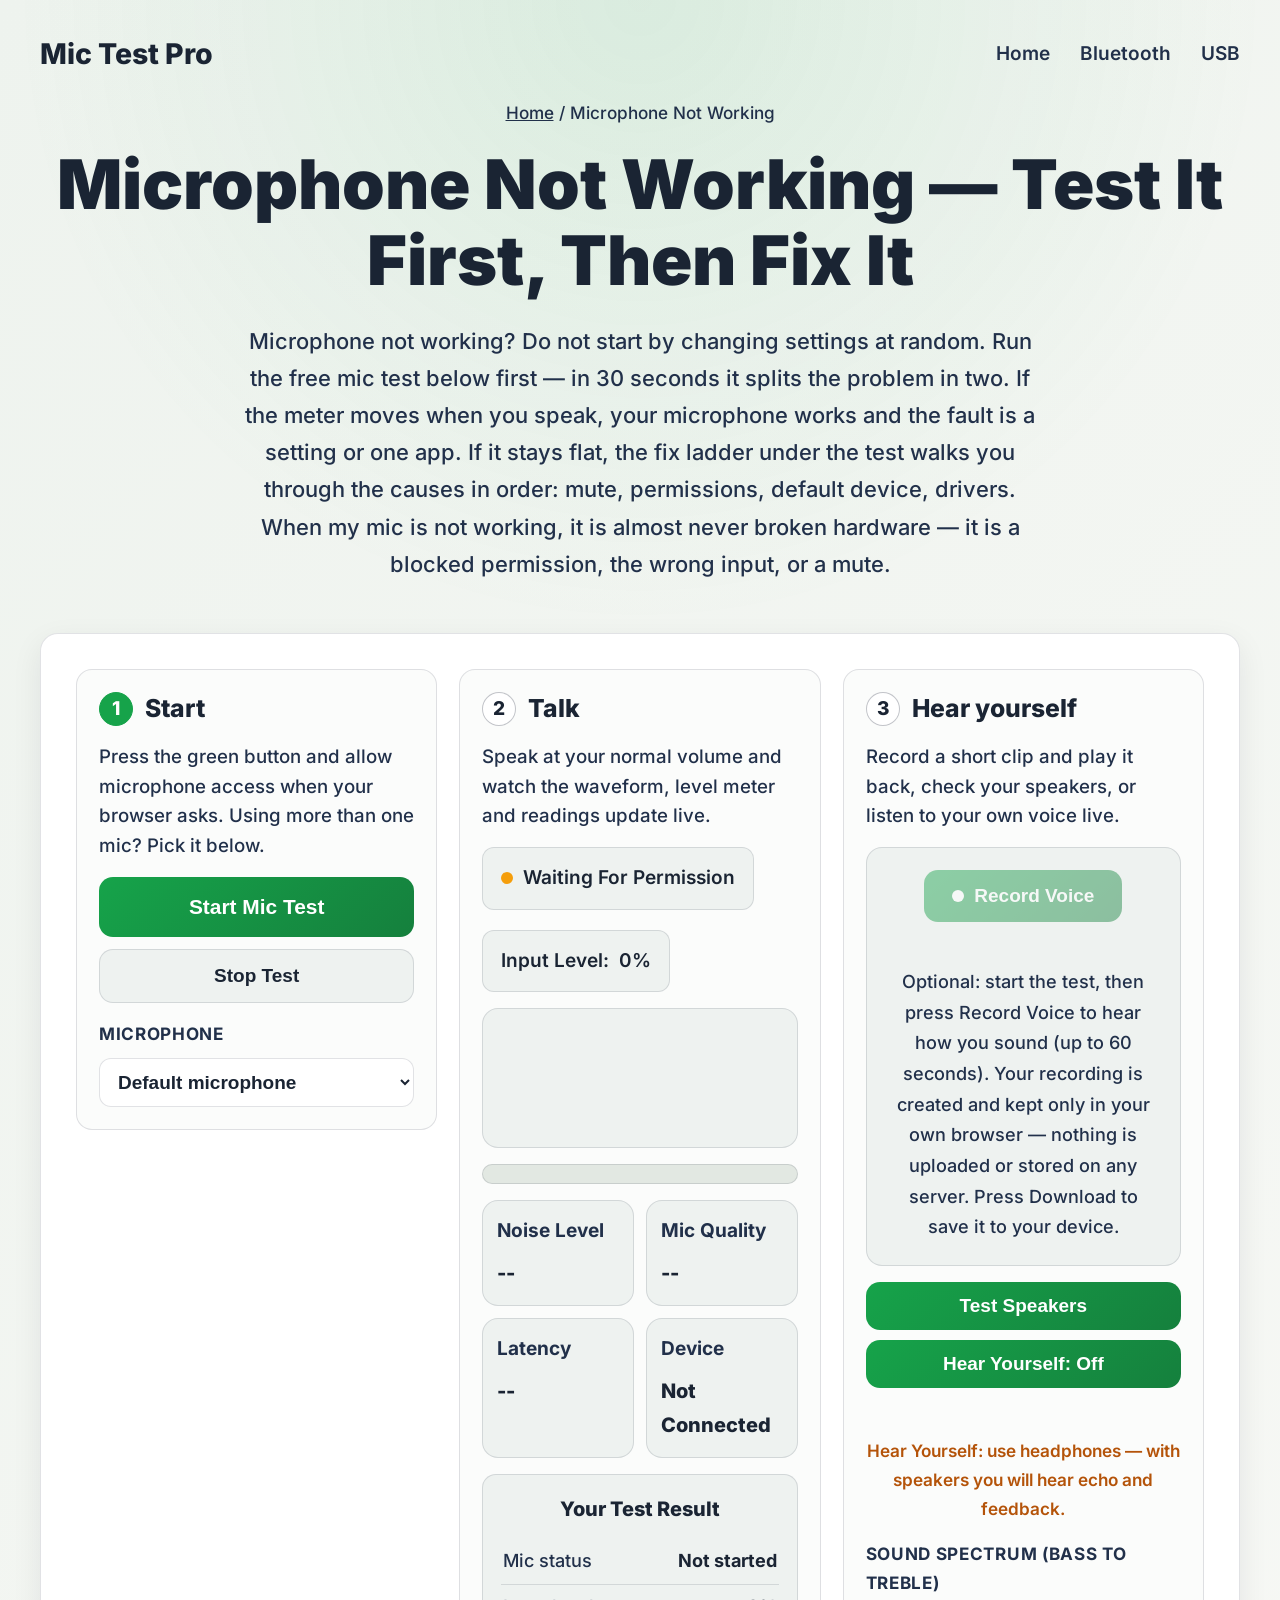
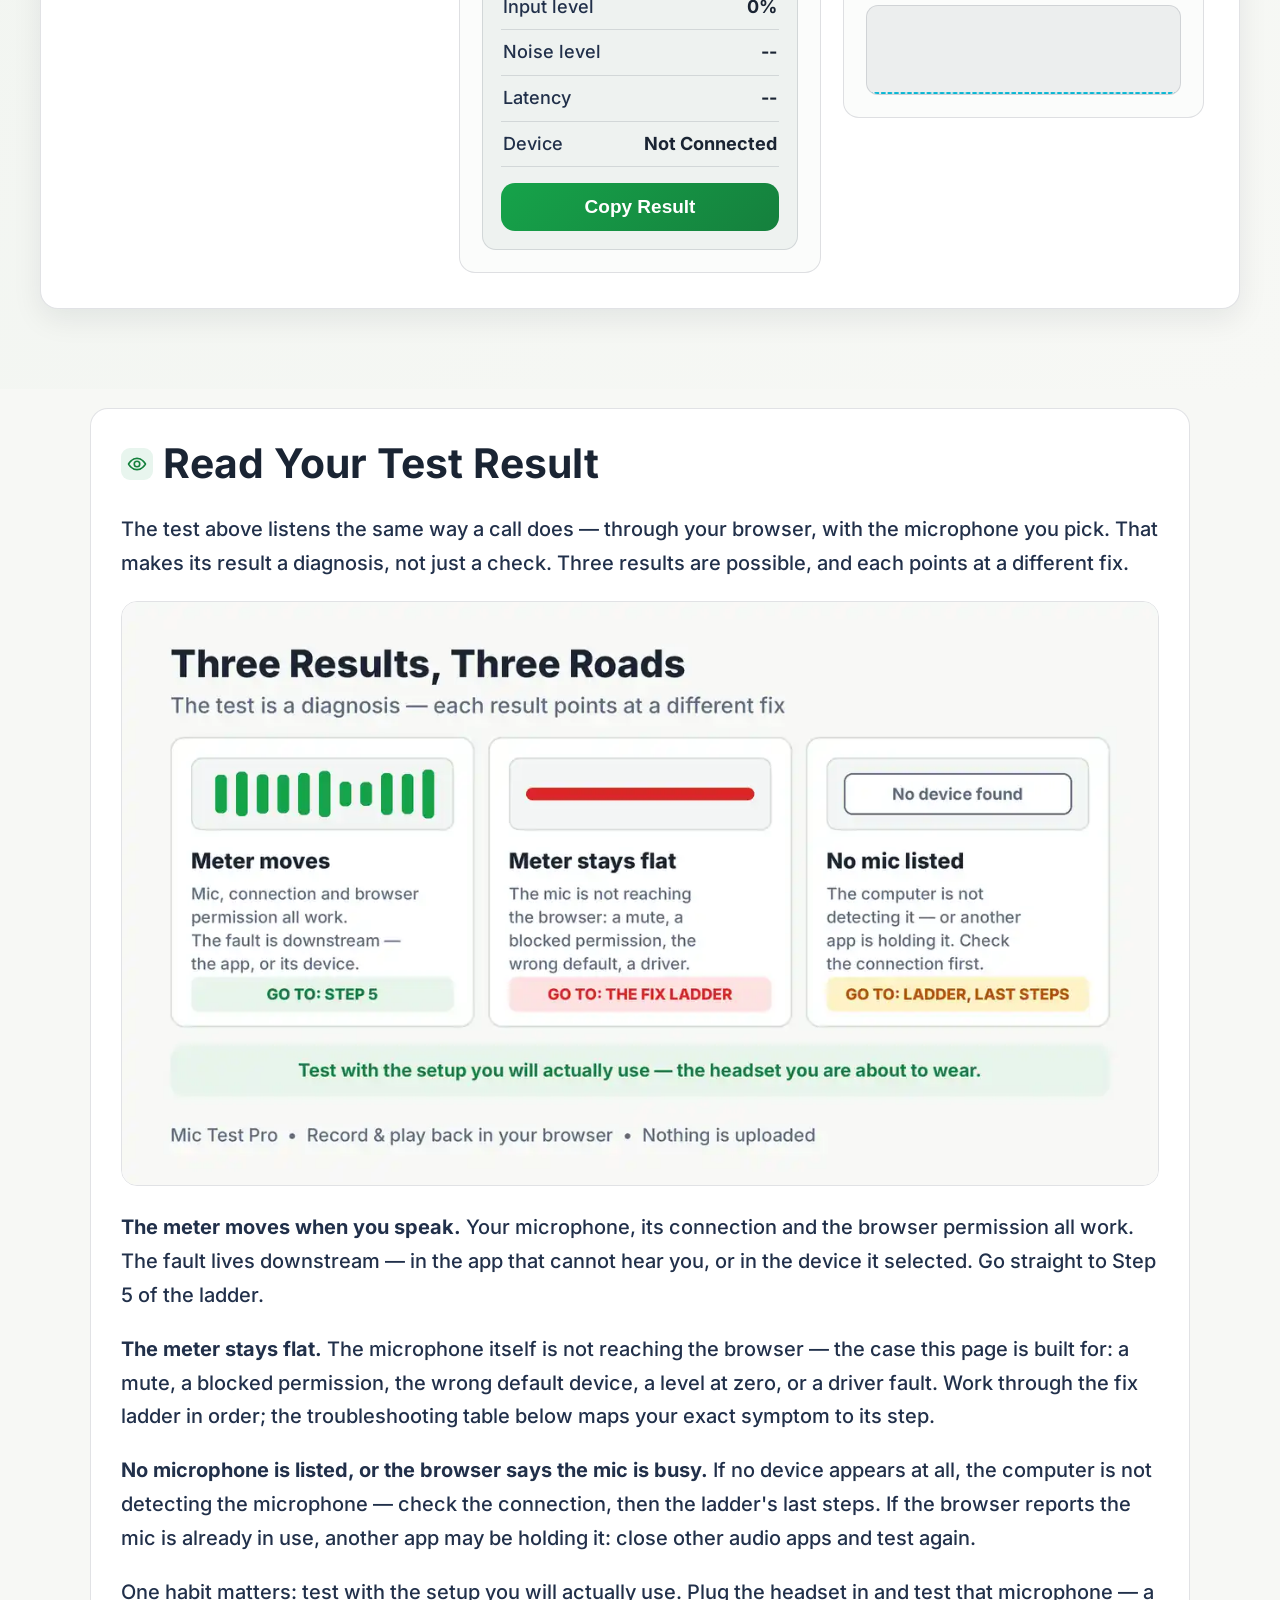
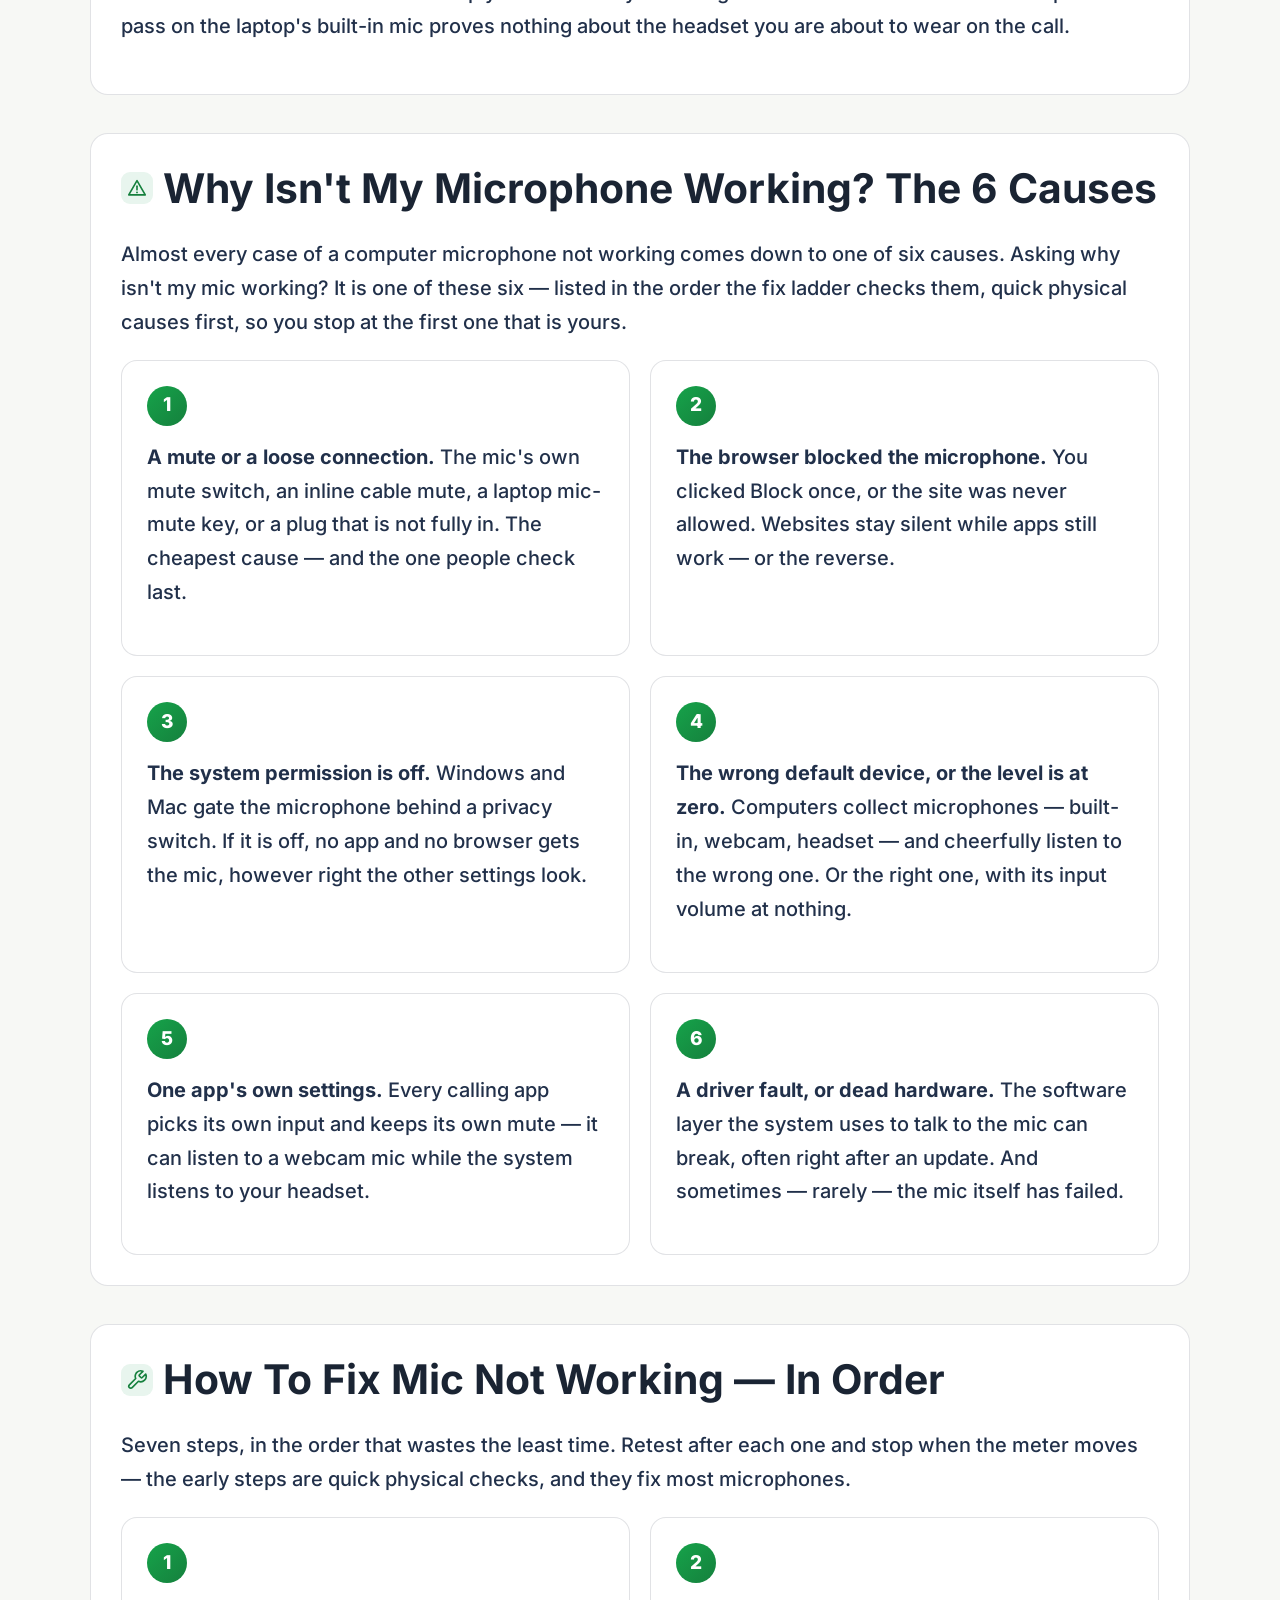
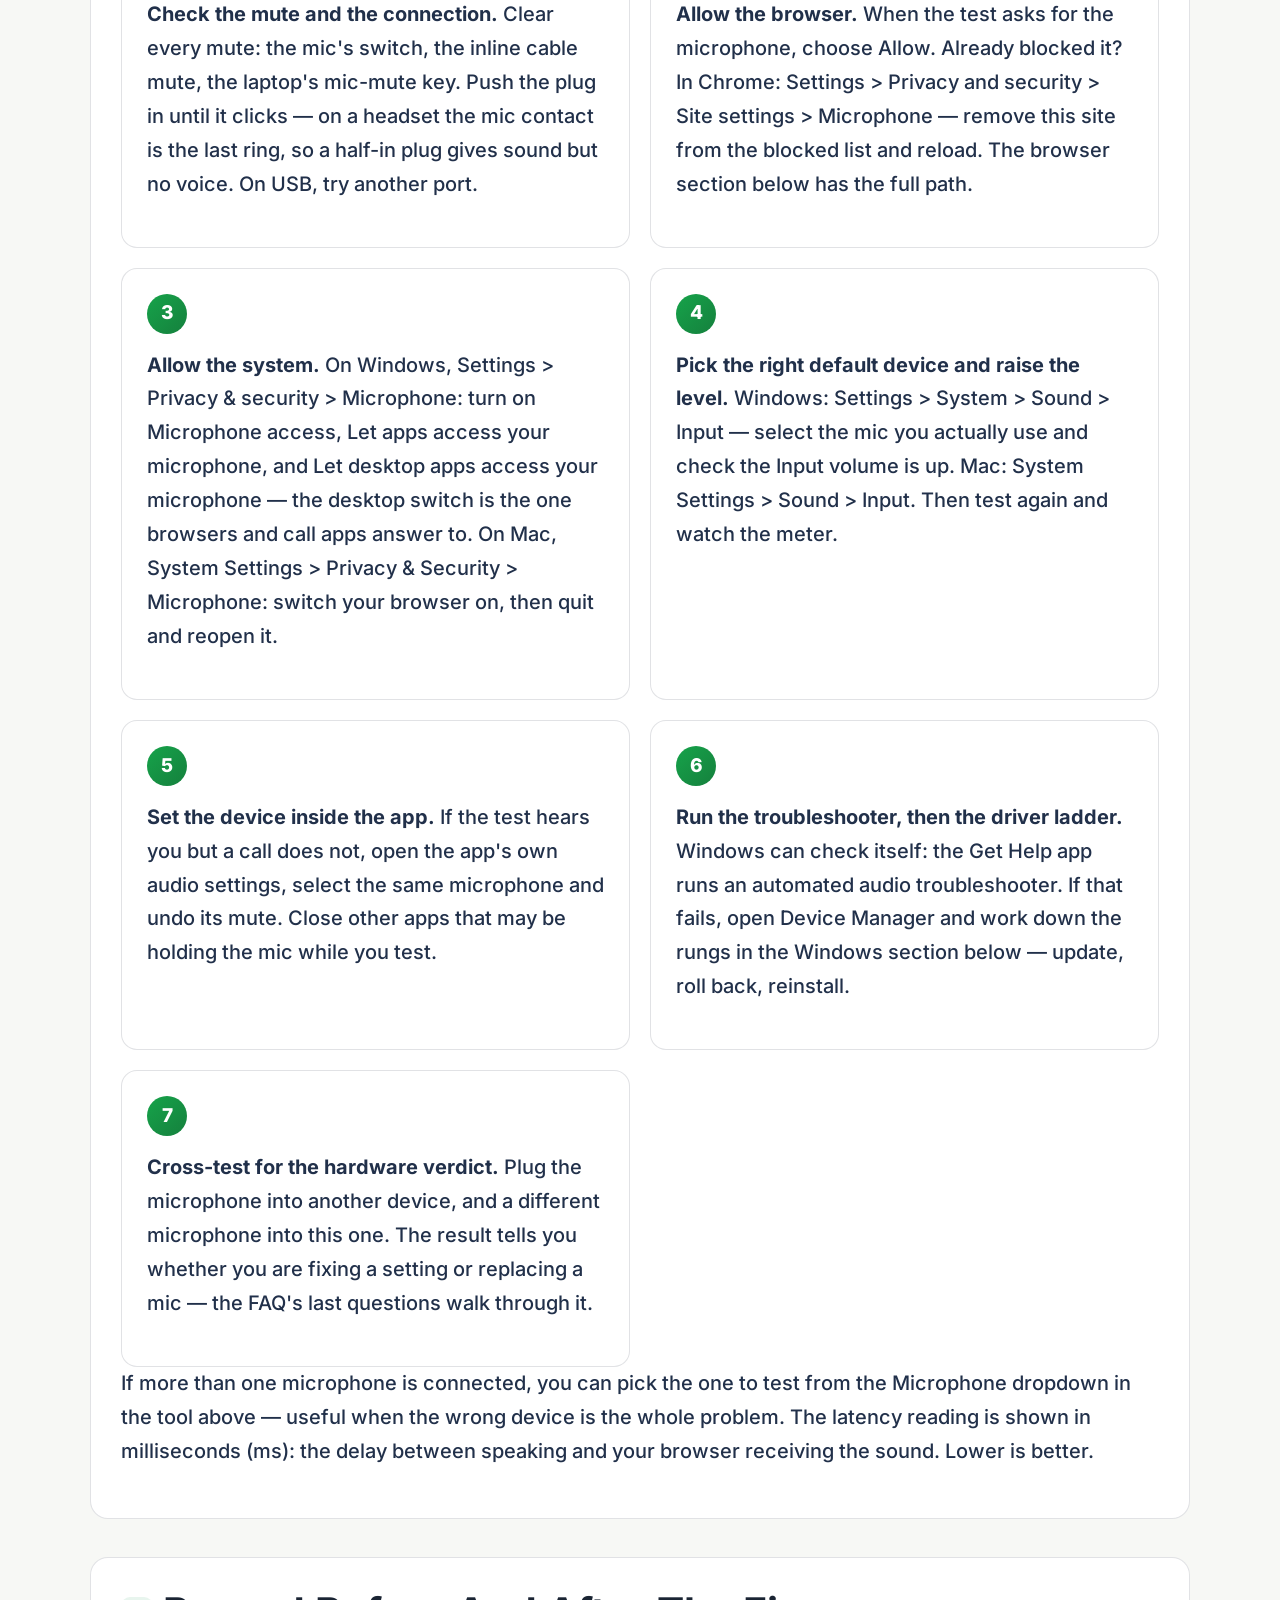
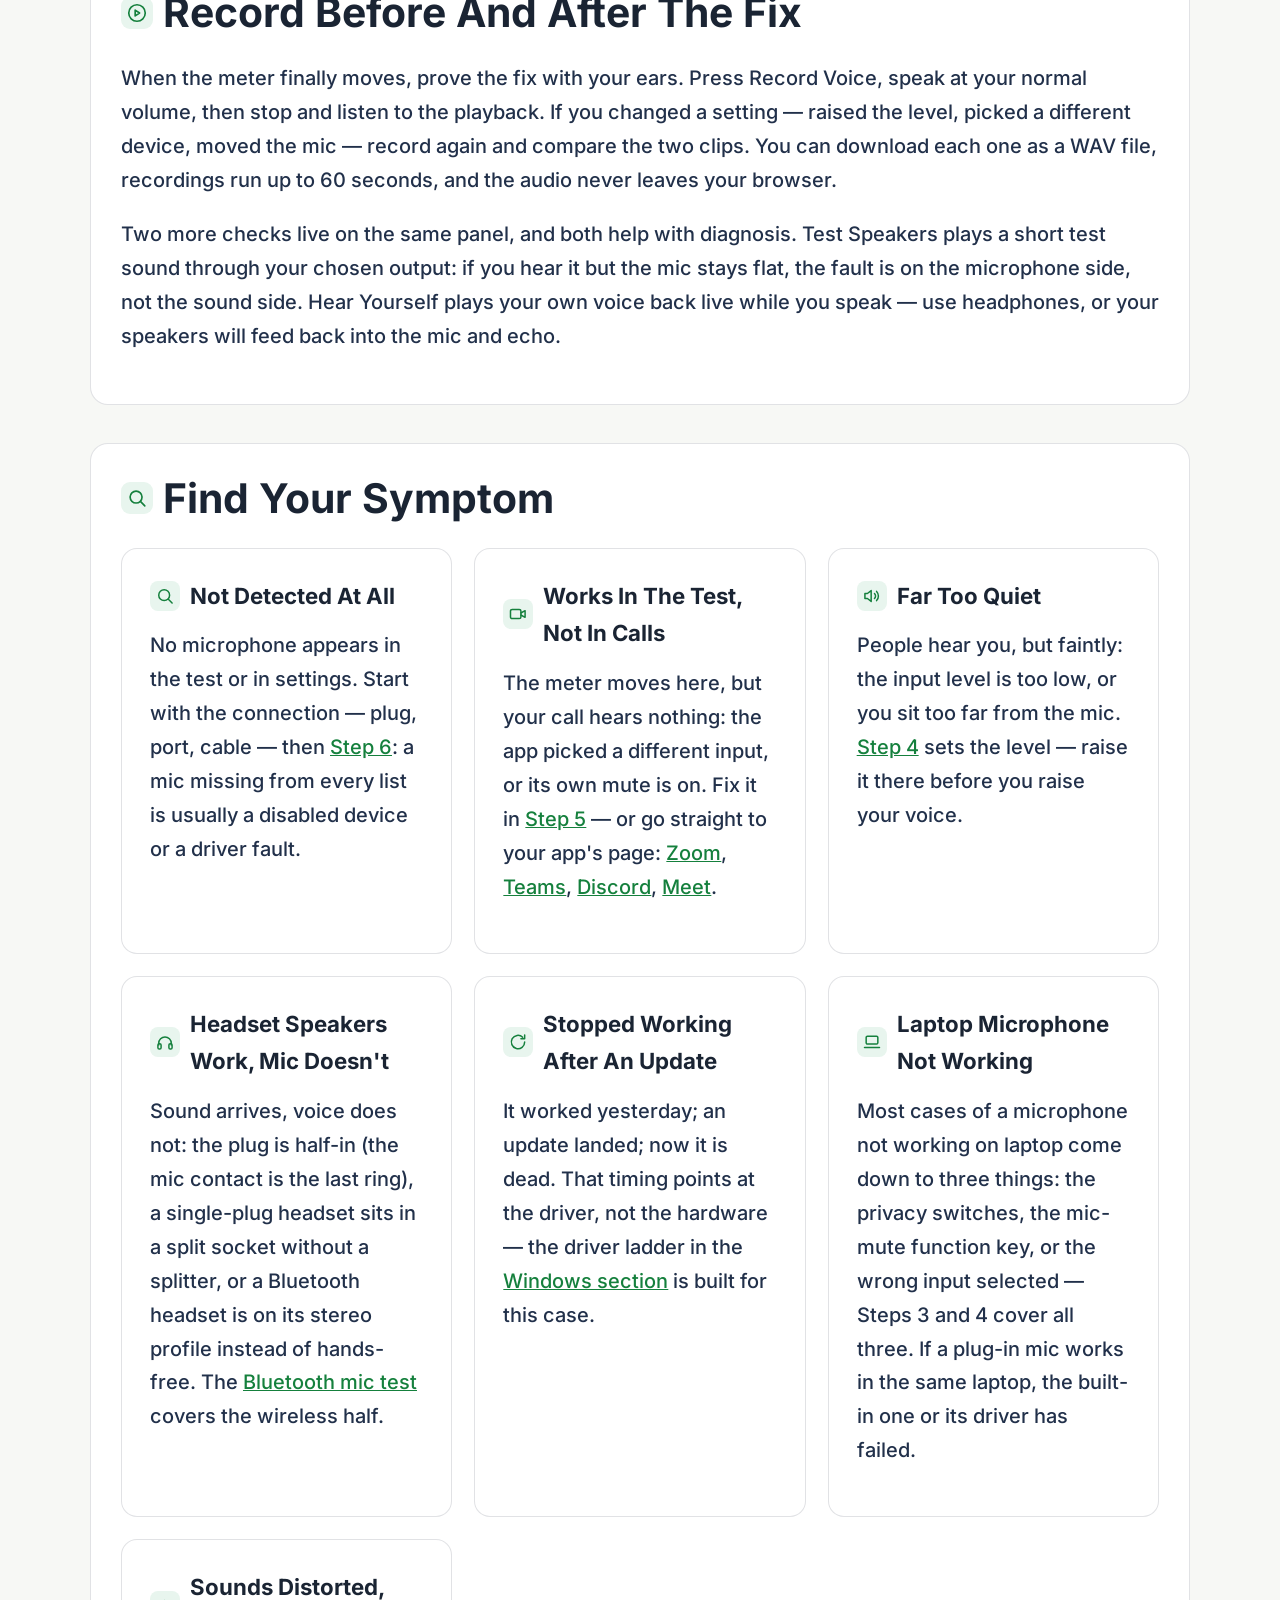
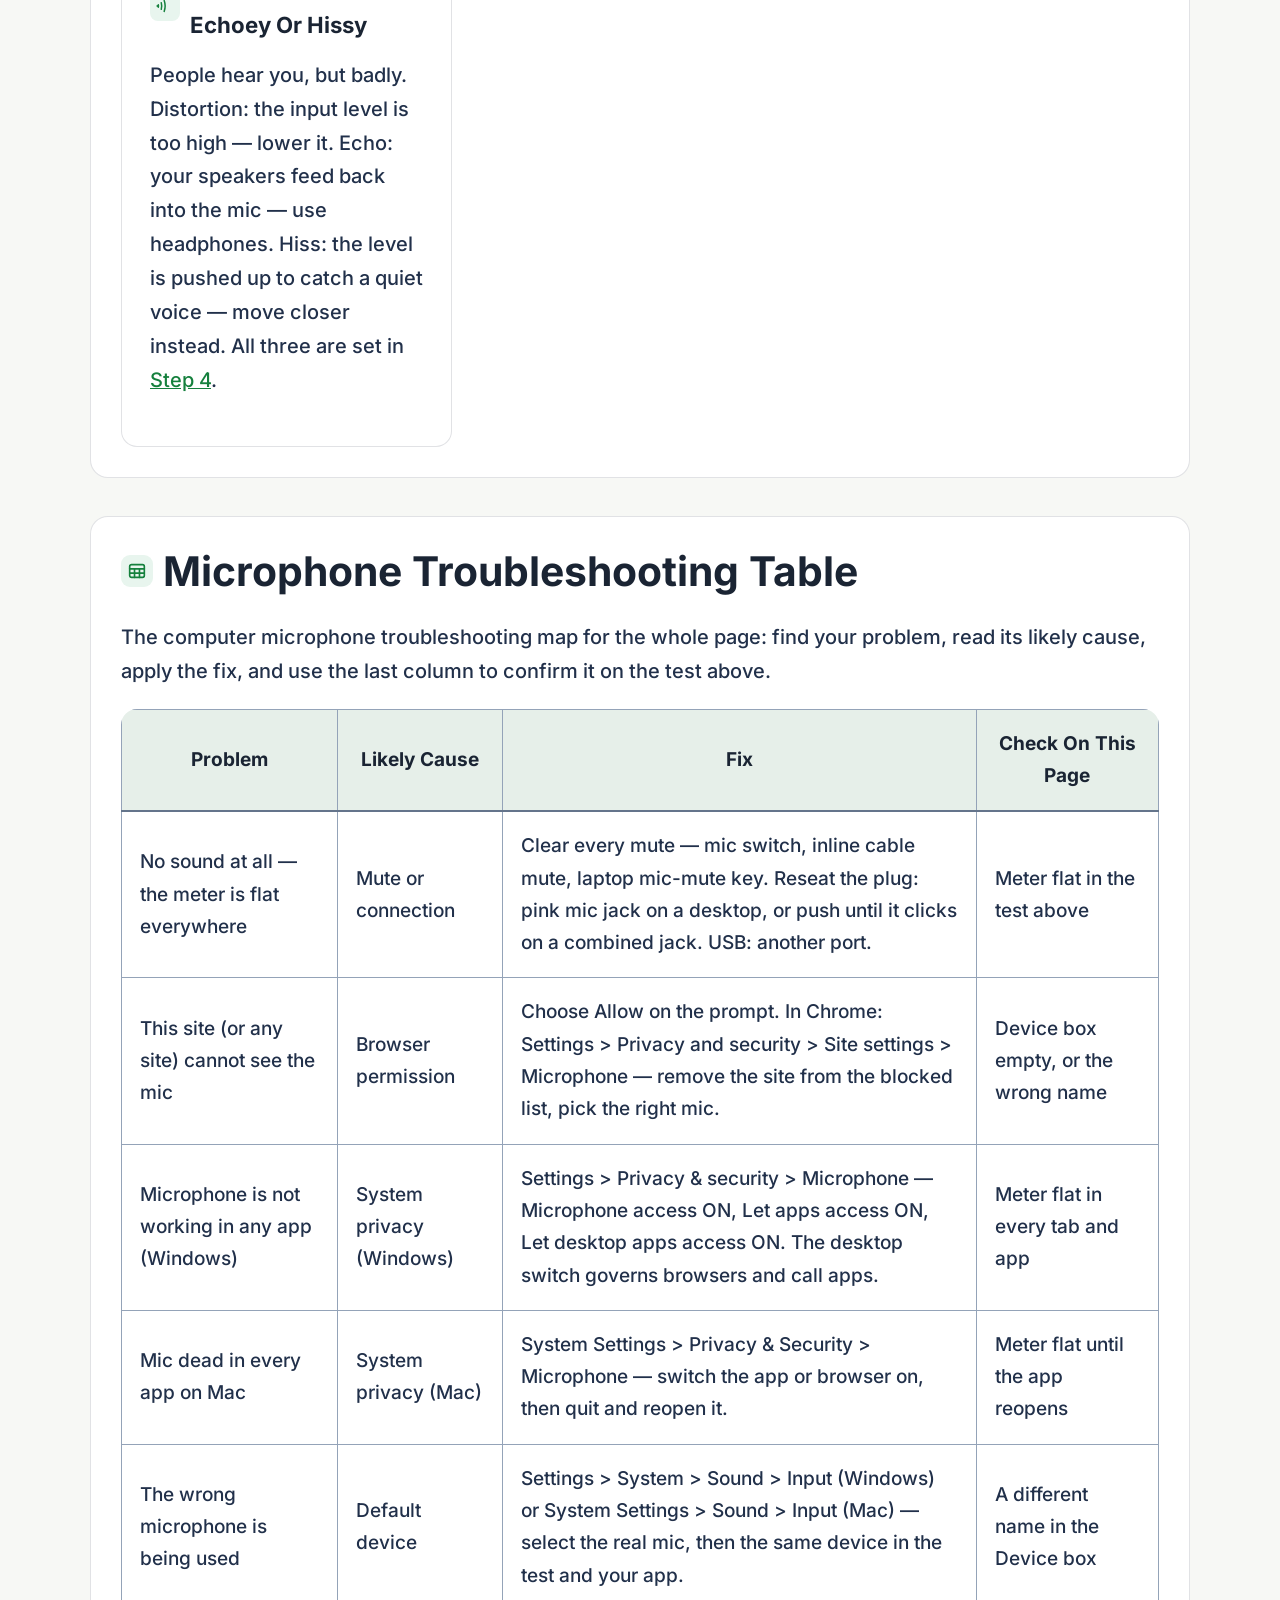
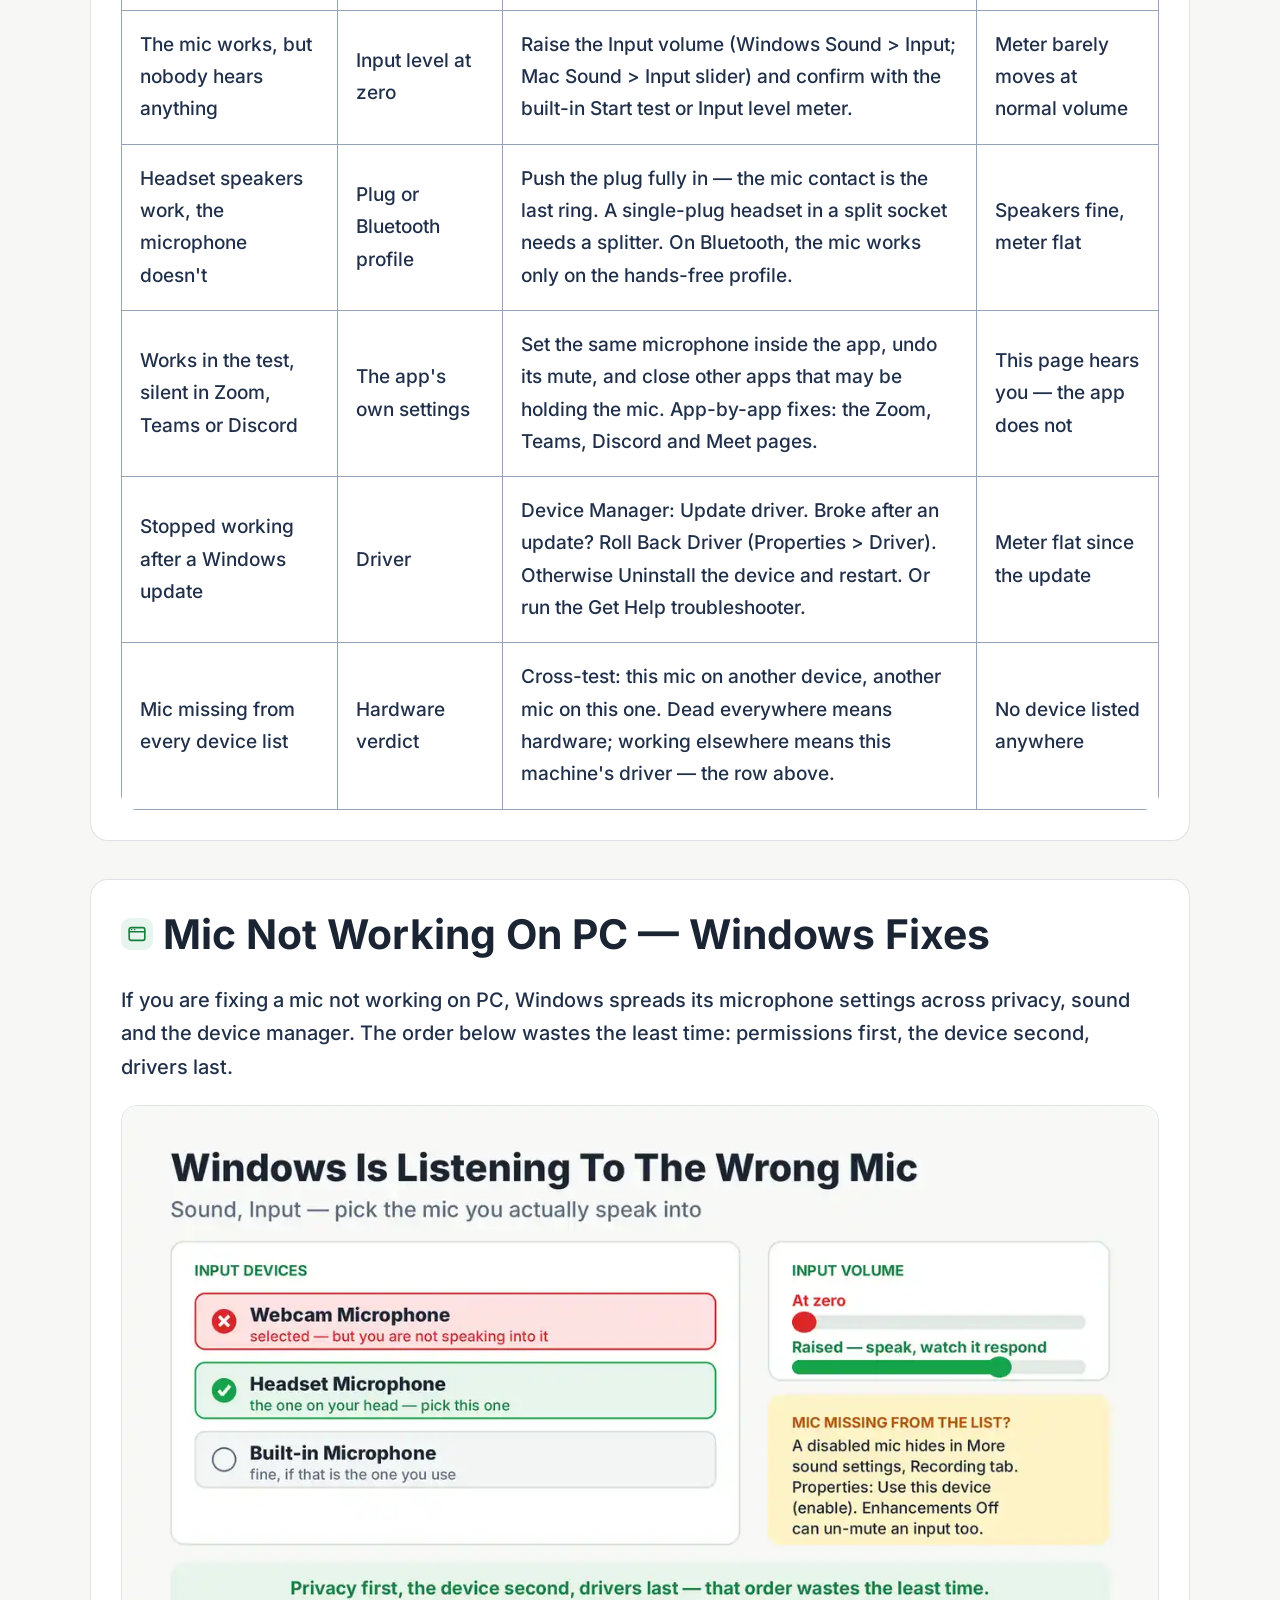
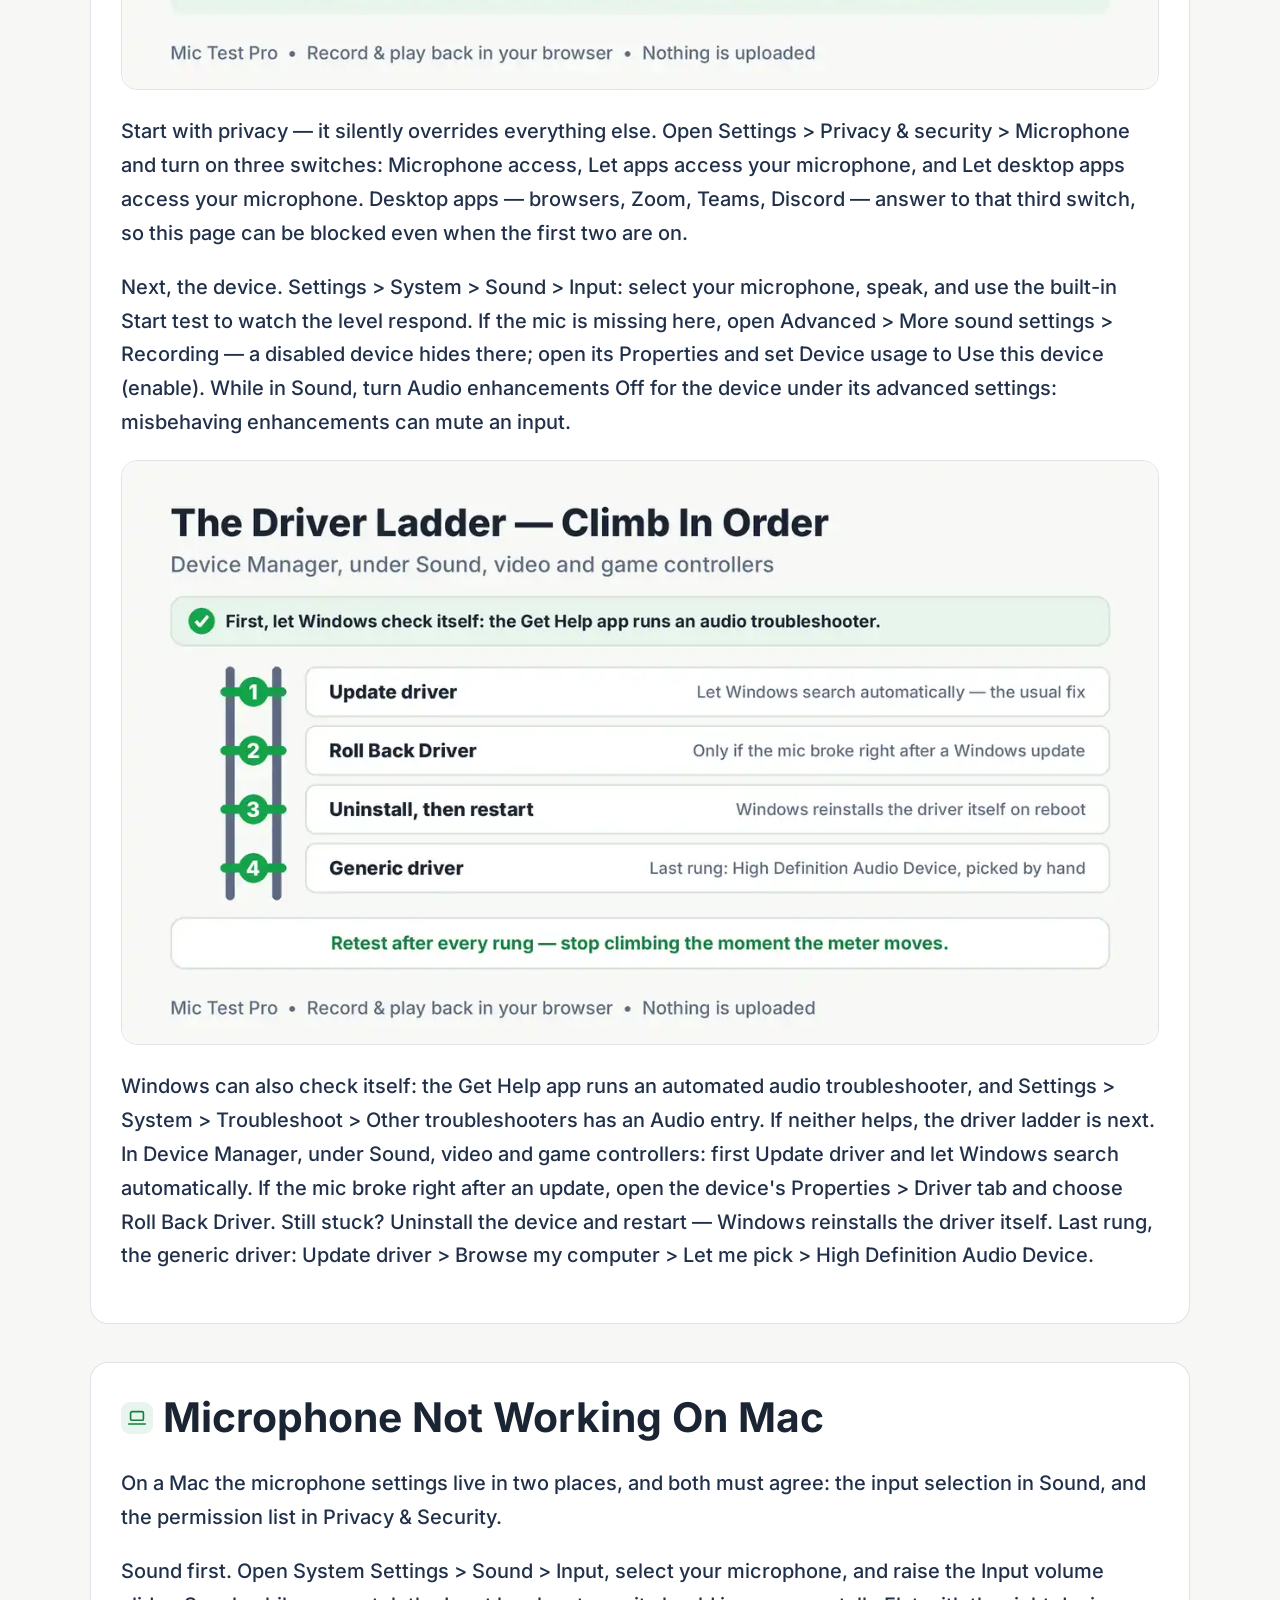
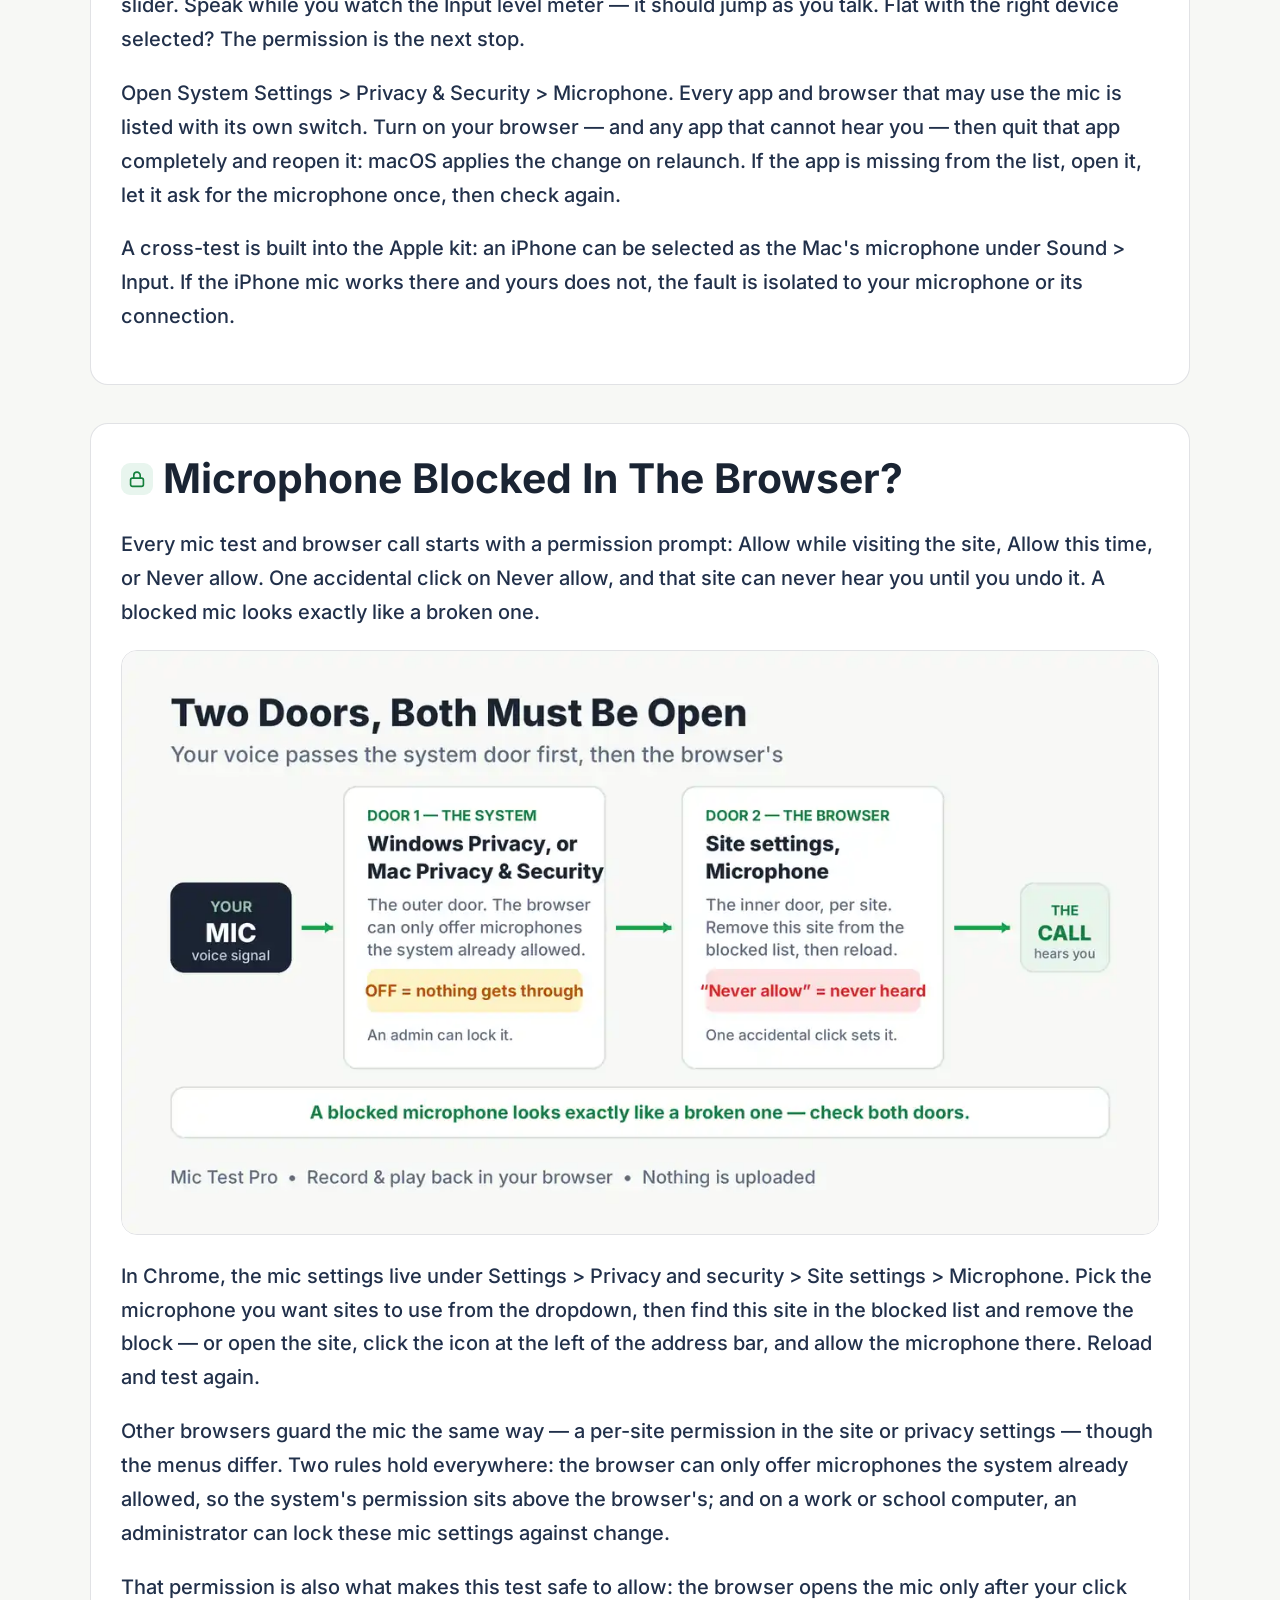
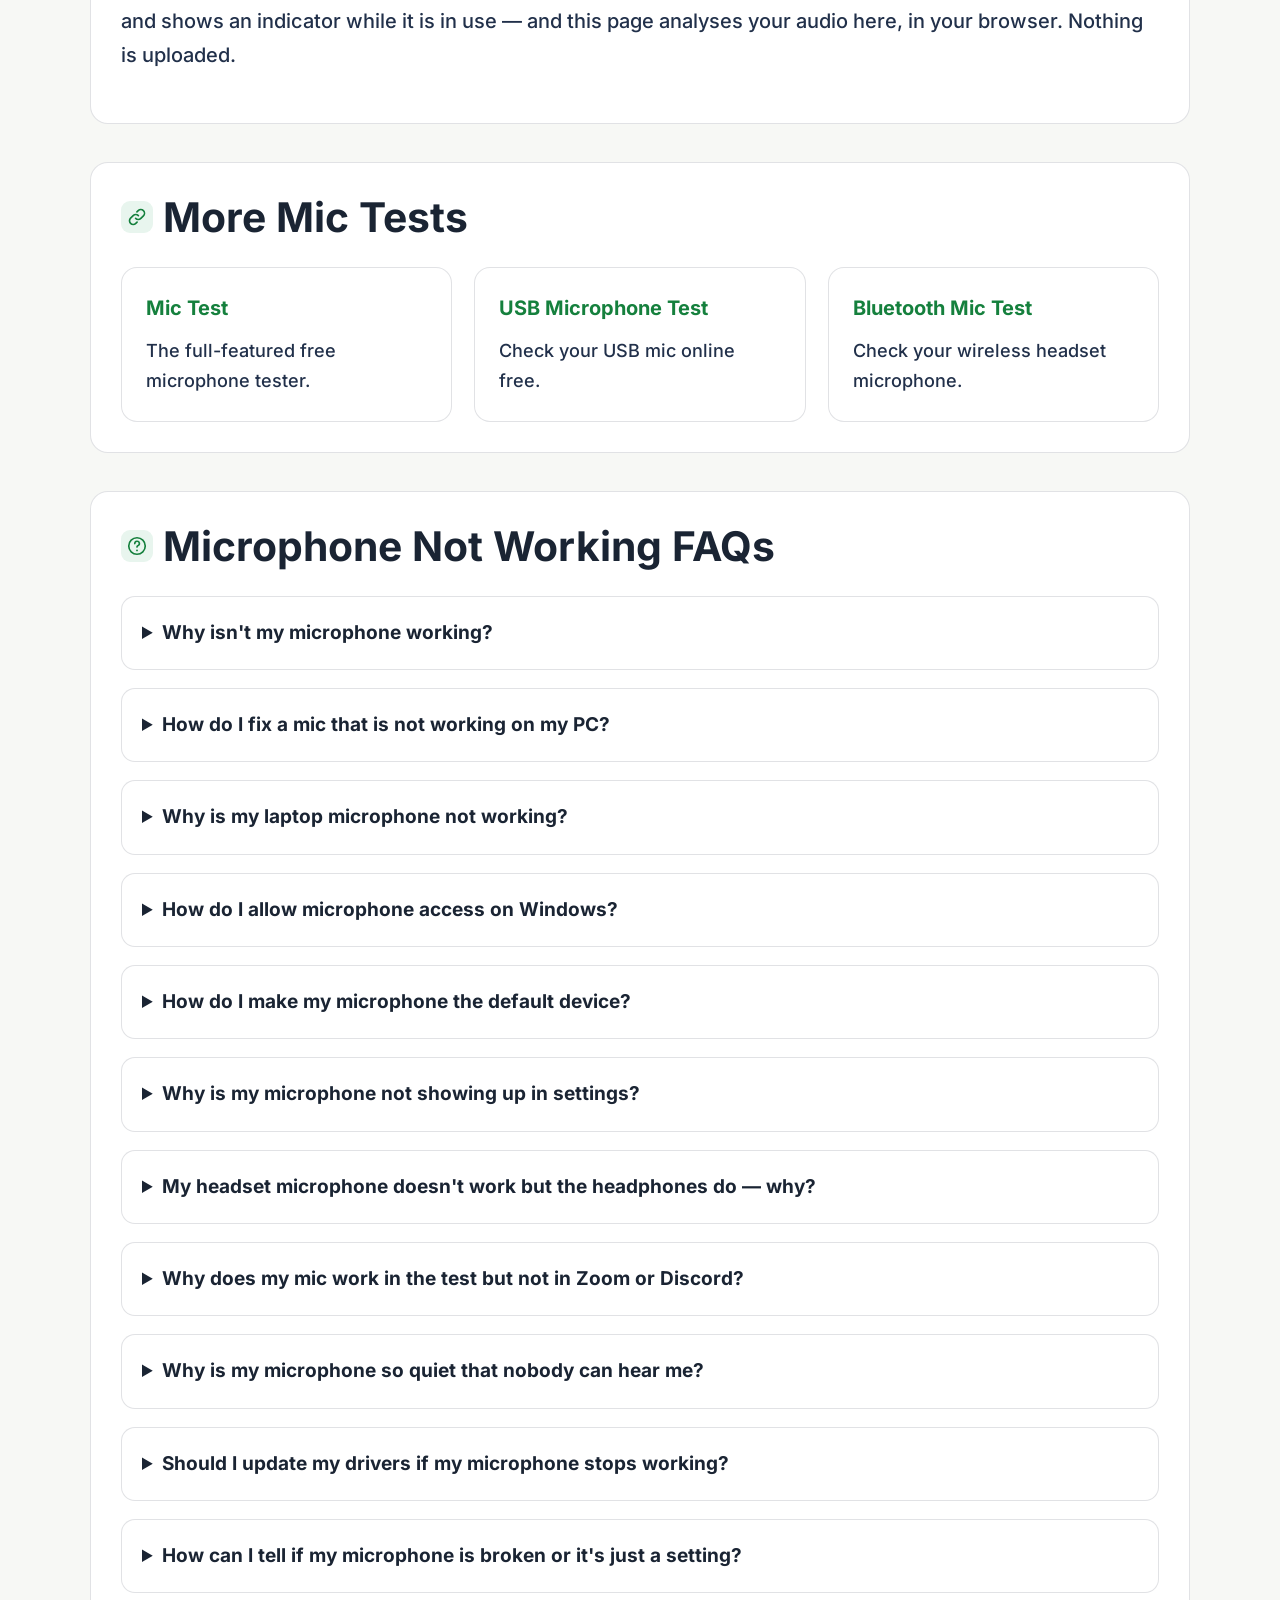
<file: microphone-not-working.html>
<!DOCTYPE html>
<html lang="en">
<head>
  <meta charset="UTF-8" />
  <meta name="viewport" content="width=device-width, initial-scale=1.0"/>

  <title>Microphone Not Working – Test Your Mic & Fix It Free Online</title>

  <meta name="description" content="Microphone not working? Run a free mic test, then follow the fixes in order — permissions, default device, drivers — for Windows, Mac and browser." />
  <meta name="keywords" content="microphone not working, why isn't my microphone working, mic not working on pc, laptop microphone not working, computer microphone not working, how to fix mic not working" />
  <meta name="robots" content="index, follow"/>

  <link rel="canonical" href="https://testmics.com/microphone-not-working.html"/>
  <link rel="icon" type="image/svg+xml" href="favicon.svg"/>

  <meta property="og:type" content="website"/>
  <meta property="og:title" content="Microphone Not Working – Test Your Mic & Fix It Free Online"/>
  <meta property="og:description" content="Microphone not working? Run a free mic test, then follow the fixes in order — permissions, default device, drivers — for Windows, Mac and browser."/>
  <meta property="og:url" content="https://testmics.com/microphone-not-working.html"/>
  <meta property="og:image" content="https://testmics.com/images/notworking-1-test-first.webp"/>

  <meta name="twitter:card" content="summary"/>
  <meta name="twitter:title" content="Microphone Not Working – Test Your Mic & Fix It Free Online"/>
  <meta name="twitter:description" content="Microphone not working? Run a free mic test, then follow the fixes in order — permissions, default device, drivers — for Windows, Mac and browser."/>

  <style>
/* style.css inlined 2026-10-22 for PageSpeed (master copy: style.css in repo) */
/* Self-hosted Inter variable font (added 2026-10-22; replaces Google Fonts - no third-party request, no layout shift) */
@font-face{
  font-family:'Inter';
  src:url('fonts/inter-var.woff2') format('woff2');
  font-weight:400 900;
  font-style:normal;
  font-display:optional;
}

/* ===================================
   MIC TEST PRO — STYLE.CSS
=================================== */

*{
  margin:0;
  padding:0;
  box-sizing:border-box;
}

:root{

  --bg:#f7f8f5;
  --card:#ffffff;
  --card2:#eef2f0;
  --border:rgba(15,23,42,.12);
  --table-border:#94a3b8;

  --text:#1a2433;
  --text2:#21304a;

  --blue:#16a34a;
  --cyan:#15803d;
  --green:#16a34a;
  --red:#ef4444;
  --yellow:#b45309;

  --gradient:
  linear-gradient(
  135deg,
  #eef3ee 0%,
  #f7f8f5 100%
  );

  --radius:18px;

  --shadow:
  0 10px 30px rgba(15,23,42,.08);

}

/* Global text readability (2026-11-26): root 16px→17.5px so all rem text scales up,
   body weight 400→450, --text2 darkened #4a5a72→#2b3a52.
   Round 2 (2026-11-26): root 17.5px→19px, body weight 450→500, --text2 #2b3a52→#21304a;
   h1/h2 rem sizes trimmed slightly so headings stay proportionate at the larger root. */
html{
  scroll-behavior:smooth;
  font-size:19px;
}

body{

  font-family:
  'Inter',
  sans-serif;

  font-weight:500;

  background:
  var(--bg);

  color:
  var(--text);

  line-height:
  1.7;

  overflow-x:hidden;

}

/* =========================
   HERO
========================= */

.hero{

 min-height: auto;

  background:
  radial-gradient(
  circle at top,
  rgba(22,163,74,.10),
  transparent 30%
  ),
  var(--gradient);

  padding:
  30px 20px 80px;

}

/* =========================
   NAVBAR
========================= */

.topbar{

  max-width:1200px;

  margin:auto;

  display:flex;

  justify-content:
  space-between;

  align-items:center;

  margin-bottom:20px;

}

.logo{

  font-size:1.5rem;

  font-weight:800;

  color:#1a2433;

}

.nav-links{

  display:flex;

  gap:30px;

}

.nav-links a{

  color:var(--text2);

  text-decoration:none;

  transition:.3s;

  font-weight:600;

}

.nav-links a:hover{

  color:#1a2433;

}

/* =========================
   HERO CONTENT
========================= */

.hero-content{

  max-width:1000px;

  margin:auto;

  text-align:center;

}

.hero-content h1{

  font-size:3.6rem;

  line-height:1.1;

  margin-bottom:25px;

  font-weight:900;

}

.hero-text{

  max-width:800px;

  margin:auto;

  color:var(--text2);

  font-size:1.15rem;

  margin-bottom:50px;

}

/* =========================
   TOOL CARD
========================= */

.tool-card{

  background:
  #ffffff;

  border:
  1px solid var(--border);

  border-radius:
  var(--radius);

  padding:
  35px;

  box-shadow:
  var(--shadow);

  backdrop-filter:
  blur(10px);

}

.status-row{

  display:flex;

  justify-content:
  space-between;

  gap:20px;

  flex-wrap:wrap;

margin-bottom:25px;

}

.status-box{

  background:
  var(--card2);

  border:
  1px solid var(--border);

  padding:
  14px 18px;

  border-radius:
  12px;

  display:flex;

  align-items:center;

  gap:10px;

  color:#1a2433;

  font-weight:600;

}

.dot{

  width:12px;

  height:12px;

  border-radius:50%;

  background:var(--yellow);

  animation:pulse 1.5s infinite;

}

@keyframes pulse{

  0%{
    transform:scale(1);
    opacity:1;
  }

  50%{
    transform:scale(1.3);
    opacity:.7;
  }

  100%{
    transform:scale(1);
    opacity:1;
  }

}

/* =========================
   VISUALIZER
========================= */

.visualizer-wrap{

  background:
  #eef2f0;

  border-radius:
  16px;

  border:
  1px solid var(--border);

  padding:
  20px;

  margin-bottom:80px;

}

#visualizer{

  width:100%;

  height:140px;

  display:block;

}

/* =========================
   AUDIO METER
========================= */

.meter-wrap{

  margin-bottom:30px;

}

.meter-bar{

  width:100%;

  height:20px;

  background:
  #e2e8e2;

  border-radius:
  100px;

  overflow:hidden;

  border:
  1px solid var(--border);

}

.meter-fill{

  width:0%;

  height:100%;

  background:
  linear-gradient(
  90deg,
  var(--green),
  var(--cyan),
  var(--blue)
  );

  transition:
  width .1s linear;

}

/* =========================
   BUTTONS
========================= */

.tool-actions{

  display:flex;

  justify-content:center;

  gap:20px;

  margin-bottom:35px;

  flex-wrap:wrap;

}

.tool-actions button{

  border:none;

  padding:
  15px 28px;

  border-radius:
  14px;

  cursor:pointer;

  font-size:1rem;

  font-weight:700;

  transition:.3s;

}

#startBtn{

  background:
  linear-gradient(
  135deg,
  var(--blue),
  var(--cyan)
  );

  color:white;

}

#startBtn:hover{

  transform:
  translateY(-2px);

}

#stopBtn{

  background:
  #eef2f0;

  color:#1a2433;

  border:
  1px solid var(--border);

}

/* =========================
   INFO GRID
========================= */

.tool-grid{

  display:grid;

  grid-template-columns:
  repeat(4,1fr);

  gap:20px;

}

.info-card{

  background:
  var(--card2);

  border:
  1px solid var(--border);

  padding:
  22px;

  border-radius:
  16px;

}

.info-card h3{

  margin-bottom:10px;

  font-size:1rem;

  color:var(--text2);

}

.info-card p{

  font-size:1.2rem;

  font-weight:800;

}

/* =========================
   CONTENT
========================= */

.content-section{

padding: 5px 20px;
}

.container{

  max-width:1100px;

  margin:auto;

}

.content-section h2{

  font-size:2.15rem;

  margin-bottom:25px;

  line-height:1.2;

}

.content-section p{

  color:var(--text2);

  margin-bottom:20px;

  font-size:1.05rem;

}

/* =========================
   TOC
========================= */

.toc{

  background:
  var(--card);

  border:
  1px solid var(--border);

  border-radius:
  var(--radius);

  padding:
  30px;

}

.toc summary h2{

  display:inline;

  font-size:1.5rem;

}

.toc ul{

  margin-top:20px;

  display:grid;

  gap:15px;

}

.toc a{

  color:#15803d;

  text-decoration:none;

  transition:.3s;

}

.toc a:hover{

  color:#14532d;

}

/* =========================
   STEPS
========================= */

.steps{

  display:grid;

  grid-template-columns:
  repeat(2,1fr);

  gap:20px;

}

.step{

  background:
  var(--card);

  border:
  1px solid var(--border);

  border-radius:
  16px;

  padding:
  25px;

  transition:.3s;

}

.step:hover{

  transform:
  translateY(-2px);

  box-shadow:0 8px 20px rgba(22,163,74,.12);

  border-color:
  rgba(22,163,74,.45);

}

.step span{

  width:40px;

  height:40px;

  border-radius:50%;

  display:flex;

  align-items:center;

  justify-content:center;

  margin-bottom:15px;

  background:
  linear-gradient(
  135deg,
  var(--blue),
  var(--cyan)
  );

  font-weight:800;

  color:#fff;

}

/* =========================
   FEATURES
========================= */

.feature-grid{

  display:grid;

  grid-template-columns:
  repeat(3,1fr);

  gap:22px;

}

.feature-card{

  background:
  var(--card);

  border:
  1px solid var(--border);

  border-radius:
  16px;

  padding:
  28px;

  transition:.3s;

}

.feature-card:hover{

  transform:
  translateY(-2px);

  box-shadow:0 8px 20px rgba(22,163,74,.12);

  border-color:
  rgba(22,163,74,.45);

}
.step-card{

transition: .3s;

}
.step-card:hover{

transform:
translateY(-2px);

  box-shadow:0 8px 20px rgba(22,163,74,.12);

border-color:
rgba(22,163,74,.45);

}

.feature-card h3{

  margin-bottom:15px;

}

/* =========================
   BENEFITS
========================= */

.benefit-list{

  display:grid;

  gap:18px;

  padding-left:20px;

}

.benefit-list li{

  color:var(--text2);

}

/* =========================
   TABLE
   Lines highlighted (2026-11-26): cell borders use --table-border
   (medium slate #94a3b8) instead of the faint --border, and the
   header row gets a green-tinted background + stronger bottom line.
========================= */

table{

  width:100%;

  border-collapse:
  collapse;

  overflow:hidden;

  border-radius:
  16px;

}

table th,
table td{

  padding:
  18px;

  border:
  1px solid var(--table-border);

}

table th{

  background:
  #e6efe9;

  border-bottom:
  2px solid #64748b;

}

table td{

  background:
  var(--card);

  color:var(--text2);

}

/* Mobile: wide tables scroll sideways inside their card instead of overflowing the page (2026-11-26) */
@media(max-width:700px){

  table{

    display:block;

    overflow-x:auto;

    -webkit-overflow-scrolling:touch;

  }

}

/* =========================
   FAQ
========================= */

.faq{

  display:grid;

  gap:18px;

}

details{

  background:
  var(--card);

  border:
  1px solid var(--border);

  border-radius:
  14px;

  padding:
  20px;

  transition:.3s;

}

details:hover{

  transform:
  translateY(-2px);

  box-shadow:0 8px 20px rgba(22,163,74,.12);

  border-color:
  rgba(22,163,74,.45);

}

.page-img{

  width:100%;

  height:auto;

  display:block;

  border:
  1px solid var(--border);

  border-radius:
  16px;

  margin:
  10px 0 25px;

}

.h2-icon{

  width:24px;

  height:24px;

  vertical-align:-4px;

  margin-right:10px;

}

summary{

  cursor:pointer;

  font-weight:700;

}

details p{

  margin-top:15px;

}

/* =========================
   AFFILIATE
========================= */

.affiliate-card{

  text-decoration:none;

  color:#1a2433;

}

/* =========================
   FOOTER
========================= */

.footer{

  padding:
  20px 20px;
  border-top:
  1px solid var(--border);

  text-align:center;

}

.footer-links{

  display:flex;

  justify-content:center;

  gap:25px;

  flex-wrap:wrap;

  margin-bottom:20px;

}

.footer-links a{

  color:var(--text2);

  text-decoration:none;

}

/* =========================
   RESPONSIVE
========================= */

@media(max-width:900px){

  .hero-content h1{

    font-size:2.5rem;

  }

  .tool-grid{

    grid-template-columns:
    repeat(2,1fr);

  }

  .feature-grid{

    grid-template-columns:
    1fr;

  }

}

@media(max-width:700px){

  .topbar{

    flex-direction:column;

    gap:20px;

  }

  .nav-links{

    flex-wrap:wrap;

    justify-content:center;

    gap:16px;

  }

  .hero-content h1{

    font-size:2.05rem;

  }

  .steps{

    grid-template-columns:
    1fr;

  }

  .tool-grid{

    grid-template-columns:
    1fr;

  }

  .tool-card{

    padding:22px;

  }

  .content-section h2{

    font-size:1.7rem;

  }

}

.footer-bottom{

  text-align:center;

  width:100%;
   margin-top: 30px;

}

/* =========================
   RELATED / INTERNAL LINKS
========================= */

.related-grid{

  display:grid;

  grid-template-columns:
  repeat(3,1fr);

  gap:22px;

}

.related-card{

  background:var(--card);

  border:1px solid var(--border);

  border-radius:16px;

  padding:24px;

  text-decoration:none;

  color:#1a2433;

  display:block;

  transition:.3s;

}

.related-card:hover{

  transform:translateY(-2px);

  box-shadow:0 8px 20px rgba(22,163,74,.12);

  border-color:rgba(22,163,74,.45);

}

.related-card h3{

  margin-bottom:10px;

  color:var(--cyan);

  font-size:1.05rem;

}

.related-card p{

  color:var(--text2);

  font-size:.95rem;

  margin-bottom:0;

}

.breadcrumb{

  color:var(--text2);

  font-size:.9rem;

  margin-bottom:20px;

}

.breadcrumb a{

  color:var(--text2);

}

@media(max-width:900px){

  .related-grid{

    grid-template-columns:1fr;

  }

}

/* Accessibility utility: visually hidden heading text (added 2026-10-22 for heading-order fix) */
.sr-only{
  position:absolute;
  width:1px;
  height:1px;
  padding:0;
  margin:-1px;
  overflow:hidden;
  clip:rect(0,0,0,0);
  white-space:nowrap;
  border:0;
}

/* In-content text links (added 2026-10-22): bare paragraph/list/table links had no colour rule
   and rendered in the browser-default blue #0000ee (2.09:1 on the dark background).
   :where() keeps this weaker than the nav, TOC, breadcrumb and footer link rules. */
:where(.content-section) p a,
:where(.content-section) li a,
:where(.content-section) td a{
  color:var(--cyan);
  text-decoration:underline;
}

/* =========================
   RECORD / PLAYBACK / DOWNLOAD
   (added 2026-11-26)
========================= */

.record-panel{

  background:
  var(--card2);

  border:
  1px solid var(--border);

  border-radius:
  16px;

  padding:
  22px;

  margin-bottom:
  35px;

}

.record-row{

  display:flex;

  align-items:center;

  justify-content:center;

  gap:16px;

  flex-wrap:wrap;

  margin-bottom:16px;

}

#recordBtn{

  display:inline-flex;

  align-items:center;

  justify-content:center;

  gap:10px;

  border:none;

  padding:
  15px 28px;

  border-radius:
  14px;

  cursor:pointer;

  font-size:1rem;

  font-weight:700;

  transition:.3s;

  background:
  linear-gradient(
  135deg,
  var(--blue),
  var(--cyan)
  );

  color:white;

  min-height:52px;

}

#recordBtn:hover:not(:disabled){

  transform:
  translateY(-2px);

}

#recordBtn:disabled{

  opacity:.45;

  cursor:not-allowed;

}

.record-dot{

  width:12px;

  height:12px;

  border-radius:50%;

  background:white;

  flex:none;

}

#recordBtn.recording .record-dot{

  animation:pulse 1s infinite;

}

.record-timer{

  font-size:1.15rem;

  font-weight:800;

  color:var(--red);

  font-variant-numeric:
  tabular-nums;

}

.record-status{

  color:var(--cyan);

  font-size:.95rem;

  font-weight:600;

  text-align:center;

  min-height:1.6em;

  margin-bottom:16px;

}

.record-status:empty{

  margin-bottom:0;

}

.playback-wrap{

  display:flex;

  flex-direction:column;

  gap:14px;

  align-items:center;

  margin-bottom:16px;

}

.playback-wrap[hidden]{

  display:none;

}

.playback-wrap audio{

  width:100%;

  max-width:520px;

}

.download-btn{

  display:inline-flex;

  align-items:center;

  justify-content:center;

  padding:
  13px 26px;

  border-radius:
  14px;

  background:
  linear-gradient(
  135deg,
  var(--green),
  var(--cyan)
  );

  color:white;

  font-weight:700;

  text-decoration:none;

  transition:.3s;

  min-height:48px;

}

.download-btn:hover{

  transform:
  translateY(-2px);

}

.record-note{

  color:var(--text2);

  font-size:.95rem;

  text-align:center;

  max-width:640px;

  margin:auto;

}

@media(max-width:700px){

  .record-panel{

    padding:18px;

  }

  #recordBtn{

    width:100%;

  }

  .download-btn{

    width:100%;

  }

}

/* =========================
   EXTRA TOOL FEATURES
   (added 2026-11-26)
   Speaker test, mic select,
   hear-yourself monitor,
   spectrum, result summary
========================= */

.extras-panel{

  background:
  var(--card2);

  border:
  1px solid var(--border);

  border-radius:
  16px;

  padding:
  22px;

  margin-bottom:
  35px;

}

.extras-row{

  display:flex;

  align-items:center;

  justify-content:center;

  gap:14px;

  flex-wrap:wrap;

  margin-bottom:16px;

}

.extras-label{

  color:var(--text2);

  font-size:.9rem;

  font-weight:700;

  letter-spacing:.04em;

  text-transform:uppercase;

}

.mic-select{

  background:var(--card);

  color:var(--text);

  border:
  1px solid var(--border);

  border-radius:12px;

  padding:12px 14px;

  font-size:1rem;

  font-weight:600;

  min-height:48px;

  max-width:100%;

  cursor:pointer;

}

.extras-btn{

  display:inline-flex;

  align-items:center;

  justify-content:center;

  gap:10px;

  border:none;

  padding:
  13px 26px;

  border-radius:
  14px;

  cursor:pointer;

  font-size:1rem;

  font-weight:700;

  transition:.3s;

  background:
  linear-gradient(
  135deg,
  var(--blue),
  var(--cyan)
  );

  color:white;

  min-height:48px;

}

.extras-btn:hover:not(:disabled){

  transform:
  translateY(-2px);

}

.extras-btn:disabled{

  opacity:.45;

  cursor:not-allowed;

}

.monitor-btn.on{

  background:
  linear-gradient(
  135deg,
  var(--green),
  var(--cyan)
  );

}

.extras-status{

  color:var(--cyan);

  font-size:.95rem;

  font-weight:600;

  text-align:center;

  min-height:1.6em;

  margin-bottom:10px;

}

.extras-status:empty{

  margin-bottom:0;

  min-height:0;

}

.monitor-warning{

  color:var(--yellow);

  font-size:.9rem;

  font-weight:600;

  text-align:center;

  margin-bottom:18px;

}

.spectrum-wrap{

  display:flex;

  flex-direction:column;

  gap:8px;

  margin-bottom:20px;

}

#spectrumCanvas{

  width:100%;

  height:90px;

  background:rgba(15,23,42,.06);

  border:
  1px solid var(--border);

  border-radius:12px;

}

.summary-card{

  background:var(--card);

  border:
  1px solid var(--border);

  border-radius:14px;

  padding:18px;

}

.summary-title{

  font-size:1.05rem;

  font-weight:800;

  text-align:center;

  margin-bottom:12px;

}

.summary-row{

  display:flex;

  justify-content:space-between;

  gap:16px;

  padding:7px 2px;

  border-bottom:
  1px solid var(--border);

  color:var(--text2);

  font-size:.95rem;

}

.summary-row span:last-child{

  color:var(--text);

  font-weight:700;

  text-align:right;

  overflow-wrap:anywhere;

}

.summary-card .extras-row{

  margin-top:16px;

  margin-bottom:6px;

}

@media(max-width:700px){

  .extras-panel{

    padding:18px;

  }

  .extras-btn{

    width:100%;

  }

  .mic-select{

    width:100%;

  }

  .extras-row .extras-label{

    width:100%;

    text-align:center;

  }

}

/* === V4: MicChecker-style 3-step tool (scoped overrides) === */
.hero-content{max-width:1200px}
.mc-steps{display:grid;grid-template-columns:repeat(3,1fr);gap:22px;text-align:left;align-items:start}
.mc-step{background:#fbfcfb;border:1px solid var(--border);border-radius:16px;padding:22px;display:flex;flex-direction:column;gap:16px}
.mc-step-head{display:flex;align-items:center;gap:12px}
.mc-num{width:34px;height:34px;border-radius:50%;background:#ffffff;border:1.5px solid rgba(15,23,42,.25);color:#1a2433;font-weight:800;display:flex;align-items:center;justify-content:center;flex:none;font-size:1rem}
.mc-step:first-child .mc-num{background:#16a34a;border-color:#16a34a;color:#fff}
.mc-step-head h3{font-size:1.3rem;font-weight:800;color:#1a2433;line-height:1.2}
.mc-step-sub{color:var(--text2);font-size:.98rem;line-height:1.6}
.mc-step .status-row{margin-bottom:0}
.mc-step .visualizer-wrap{margin-bottom:0;padding:14px}
.mc-step #visualizer{height:110px}
.mc-step .meter-wrap{margin-bottom:0}
.mc-step .tool-actions{margin-bottom:0;flex-direction:column;align-items:stretch;gap:12px}
.mc-step #startBtn{width:100%;padding:18px 28px;font-size:1.1rem}
.mc-step #stopBtn{width:100%}
.mc-step .record-panel{margin-bottom:0}
.mc-step .extras-row{margin-bottom:0;flex-direction:column;align-items:stretch;gap:10px}
.mc-step .extras-label{text-align:left}
.mc-step .mic-select{width:100%}
.mc-step .extras-btn{width:100%}
.mc-step .extras-status{margin-bottom:0}
.mc-step .monitor-warning{margin-bottom:0}
.mc-step .spectrum-wrap{margin-bottom:0}
.mc-step .tool-grid{grid-template-columns:repeat(2,1fr);gap:12px}
.mc-step .info-card{padding:14px}
.mc-step .info-card p{font-size:1.05rem}
.mc-step .summary-card{background:var(--card2)}
.dot{background:#f59e0b}
@media(max-width:900px){.mc-steps{grid-template-columns:1fr}}
/* === V4: card hover (subtle, green-matching) === */
.info-card,.affiliate-card,.summary-card,.mc-step{transition:.2s}
.info-card:hover,.affiliate-card:hover,.summary-card:hover,.mc-step:hover{border-color:rgba(22,163,74,.45);transform:translateY(-2px);box-shadow:0 8px 20px rgba(22,163,74,.12)}

/* === V4: article section cards (main only; footer excluded) === */
main .content-section > .container{
  background:#ffffff;
  border:1px solid var(--border);
  border-radius:18px;
  padding:30px;
  margin-top:14px;
  margin-bottom:14px;
  transition:.2s;
}
main .content-section > .container:hover{
  border-color:rgba(22,163,74,.45);
  transform:translateY(-2px);
  box-shadow:0 8px 20px rgba(22,163,74,.12);
}
.benefit-list{list-style:none;padding-left:0}
.benefit-list li{
  background:#f1f5fb;
  border:1px solid var(--border);
  border-radius:12px;
  padding:14px 18px;
  transition:.2s;
}
.benefit-list li:hover{
  border-color:rgba(22,163,74,.45);
  transform:translateY(-2px);
  box-shadow:0 8px 20px rgba(22,163,74,.12);
}
@media(max-width:700px){
  main .content-section > .container{padding:20px 16px}
}

/* === V4: heading icons (green chip) === */
.h2-icon{width:32px;height:32px;padding:5px;background:#e8f5ee;border-radius:9px;stroke:#15803d;stroke-width:1.8;vertical-align:-9px}
.h2-icon [fill="#22D3EE"]{fill:#15803d}
main .content-section h2:has(.h2-icon){display:flex;align-items:center}
.card-icon{width:30px;height:30px;padding:5px;background:#e8f5ee;border-radius:8px;flex:none}
.feature-card h3{display:flex;align-items:center;gap:10px}
</style>


  <link rel="preload" as="font" type="font/woff2" href="fonts/inter-var.woff2" crossorigin>

  <script type="application/ld+json">
  {
    "@context": "https://schema.org",
    "@type": "SoftwareApplication",
    "name": "Microphone Not Working – Mic Test & Fix Guide",
    "applicationCategory": "MultimediaApplication",
    "operatingSystem": "Any (Web Browser)",
    "url": "https://testmics.com/microphone-not-working.html",
    "description": "Free browser tool and fix guide for a microphone not working — test your mic, then work through the fixes in order: permissions, default device and drivers, for Windows, Mac and browser.",
    "offers": { "@type": "Offer", "price": "0", "priceCurrency": "USD" }
  }
  </script>

    <script type="application/ld+json">
{
  "@context": "https://schema.org",
  "@type": "FAQPage",
  "mainEntity": [
    {
      "@type": "Question",
      "name": "Why isn't my microphone working?",
      "acceptedAnswer": {
        "@type": "Answer",
        "text": "Almost always one of six causes: a mute or loose connection, the browser's permission blocked, the system's privacy permission off, the wrong default device or a level at zero, one app's own settings, or a driver fault. Run the test at the top of this page first — if the meter moves, the mic works and the cause is an app or a setting; if it stays flat, work through the fix ladder in order. The microphone itself is rarely the broken part."
      }
    },
    {
      "@type": "Question",
      "name": "How do I fix a mic that is not working on my PC?",
      "acceptedAnswer": {
        "@type": "Answer",
        "text": "In order: clear every mute and reseat the plug; allow the browser and system permissions (Settings > Privacy & security > Microphone — access, apps and desktop apps all on); select the right microphone under Settings > System > Sound > Input and raise its volume; then work down the driver ladder — update, roll back, uninstall and restart. Retest after each step."
      }
    },
    {
      "@type": "Question",
      "name": "Why is my laptop microphone not working?",
      "acceptedAnswer": {
        "@type": "Answer",
        "text": "Usually one of three reasons: the privacy switches are off, the laptop's mic-mute function key is engaged, or the system is listening to a different input. Check the permissions (Step 3), select the built-in mic as the input (Step 4), and look for a microphone icon on your function keys. Still nothing? Plug in any headset or phone mic and test it — if that works, the built-in mic or its driver is the fault. Anyone hunting a mic not working on laptop fix should run those three checks first."
      }
    },
    {
      "@type": "Question",
      "name": "How do I allow microphone access on Windows?",
      "acceptedAnswer": {
        "@type": "Answer",
        "text": "Open Settings > Privacy & security > Microphone. Turn on Microphone access, Let apps access your microphone, and Let desktop apps access your microphone — the third switch is the one browsers and desktop call apps answer to, so all three must be on. Then reload the page or reopen the app."
      }
    },
    {
      "@type": "Question",
      "name": "How do I make my microphone the default device?",
      "acceptedAnswer": {
        "@type": "Answer",
        "text": "On Windows, open Settings > System > Sound > Input and select your microphone — choosing it there makes it the device your apps use. On a Mac, System Settings > Sound > Input, and select it there. Then pick the same device inside your app and in the test at the top of this page."
      }
    },
    {
      "@type": "Question",
      "name": "Why is my microphone not showing up in settings?",
      "acceptedAnswer": {
        "@type": "Answer",
        "text": "Work from the outside in: the plug or USB connection first, then another port. On Windows, a disabled mic hides from the normal list — open Settings > System > Sound > Advanced > More sound settings > Recording, open its Properties and set Device usage to Use this device (enable). Absent there too? Reinstall the driver from Device Manager. Missing on two computers means it has failed — a hardware verdict, not a setting."
      }
    },
    {
      "@type": "Question",
      "name": "My headset microphone doesn't work but the headphones do — why?",
      "acceptedAnswer": {
        "@type": "Answer",
        "text": "Three usual causes. The plug is not fully in — the mic contact is the last ring, so a half-in plug gives sound without voice; push it until it clicks. The headset has one combined plug but the socket is split, or the reverse — that pairing needs a splitter adapter. Or it is a Bluetooth headset, whose mic only works on its hands-free profile — pick the Hands-Free device as the input."
      }
    },
    {
      "@type": "Question",
      "name": "Why does my mic work in the test but not in Zoom or Discord?",
      "acceptedAnswer": {
        "@type": "Answer",
        "text": "The test listens through your browser; the app listens through its own device choice. The app has selected a different input — often the built-in mic or a webcam — or its own mute is on. Open the app's audio settings, select the same microphone that passed this test, and undo the mute. Each app keeps these settings elsewhere, so this site has a page per app: Zoom, Teams, Discord and Google Meet are linked from the symptom cards above."
      }
    },
    {
      "@type": "Question",
      "name": "Why is my microphone so quiet that nobody can hear me?",
      "acceptedAnswer": {
        "@type": "Answer",
        "text": "The input level is too low, or you are too far from the mic. On Windows, Settings > System > Sound > Input: select the mic, raise the Input volume, then use the Start test to check it. On a Mac, System Settings > Sound > Input has the Input volume slider and a live Input level meter. Raise the level before you raise your voice — and move closer instead of maxing the level out."
      }
    },
    {
      "@type": "Question",
      "name": "Should I update my drivers if my microphone stops working?",
      "acceptedAnswer": {
        "@type": "Answer",
        "text": "Yes — after the permission and device checks. In Device Manager, under Sound, video and game controllers, choose Update driver and let Windows search automatically. If the mic stopped right after a Windows update, do the opposite: Properties > Driver tab > Roll Back Driver. If neither works, Uninstall the device and restart — Windows reinstalls the driver itself."
      }
    },
    {
      "@type": "Question",
      "name": "How can I tell if my microphone is broken or it's just a setting?",
      "acceptedAnswer": {
        "@type": "Answer",
        "text": "Cross-test both ways. Put your microphone on another computer or phone: if it fails there too, the mic or its cable has failed. Put a different microphone on this computer: if that one also fails, this computer's settings or driver are at fault. If your mic works elsewhere and another mic works here, the fault is the pairing — go back to the device and driver steps."
      }
    },
    {
      "@type": "Question",
      "name": "Why does my microphone sound distorted, echoey or full of hiss?",
      "acceptedAnswer": {
        "@type": "Answer",
        "text": "Three problems, three fixes. Distorted: the input level is too high — lower the Input volume until your loudest words stay clean. Echoey: your speakers are feeding back into the mic — use headphones, or turn the speakers down and move them away. Hissy: the level is pushed up to catch a quiet voice — move closer so the level can come down. Set the level once, in Step 4, and all three improve."
      }
    }
  ]
}
  </script>
</head>

<body>

<header class="hero">

  <nav class="topbar">
    <div class="logo">Mic Test Pro</div>
    <div class="nav-links">
      <a href="index.html">Home</a>
      <a href="bluetooth-mic-test.html">Bluetooth</a>
      <a href="usb-microphone-test.html">USB</a>
    </div>
  </nav>

  <div class="hero-content">

    <p class="breadcrumb"><a href="index.html">Home</a> / Microphone Not Working</p>

    <h1>Microphone Not Working — Test It First, Then Fix It</h1>

    <p class="hero-text">
      Microphone not working? Do not start by changing settings at random. Run the free mic test below first — in 30 seconds it splits the problem in two. If the meter moves when you speak, your microphone works and the fault is a setting or one app. If it stays flat, the fix ladder under the test walks you through the causes in order: mute, permissions, default device, drivers. When my mic is not working, it is almost never broken hardware — it is a blocked permission, the wrong input, or a mute.
    </p>

    <section class="tool-card mc-card">

      <h2 class="sr-only">Microphone Test Results</h2>

      <div class="mc-steps">

        <div class="mc-step">
          <div class="mc-step-head"><span class="mc-num">1</span><h3>Start</h3></div>
          <p class="mc-step-sub">Press the green button and allow microphone access when your browser asks. Using more than one mic? Pick it below.</p>
          <div class="tool-actions">
        <button id="startBtn" aria-label="Start microphone test">Start Mic Test</button>
        <button id="stopBtn" aria-label="Stop microphone test">Stop Test</button>
      </div>
          <div class="extras-row">

          <label class="extras-label" for="micSelect">Microphone</label>

          <select id="micSelect" class="mic-select" aria-label="Choose which microphone to test">
            <option value="">Default microphone</option>
          </select>

        </div>
        </div>

        <div class="mc-step">
          <div class="mc-step-head"><span class="mc-num">2</span><h3>Talk</h3></div>
          <p class="mc-step-sub">Speak at your normal volume and watch the waveform, level meter and readings update live.</p>
          <div class="status-row">
        <div class="status-box">
          <span class="dot"></span>
          <span id="micStatus">Waiting For Permission</span>
        </div>
        <div class="status-box">
          <span>Input Level:</span>
          <span id="volumeText">0%</span>
        </div>
      </div>
          <div class="visualizer-wrap">
        <canvas id="visualizer" role="img" aria-label="Live microphone waveform visualizer"></canvas>
      </div>
          <div class="meter-wrap">
        <div class="meter-bar">
          <div class="meter-fill" id="meterFill"></div>
        </div>
      </div>
          <div class="tool-grid">
        <div class="info-card"><h3>Noise Level</h3><p id="noiseLevel">--</p></div>
        <div class="info-card"><h3>Mic Quality</h3><p id="qualityLevel">--</p></div>
        <div class="info-card"><h3>Latency</h3><p id="latencyLevel">--</p></div>
        <div class="info-card"><h3>Device</h3><p id="deviceName">Not Connected</p></div>
      </div>
          <div class="summary-card">

          <h3 class="summary-title">Your Test Result</h3>

          <div class="summary-row"><span>Mic status</span><span id="sumStatus">Not started</span></div>

          <div class="summary-row"><span>Input level</span><span id="sumLevel">0%</span></div>

          <div class="summary-row"><span>Noise level</span><span id="sumNoise">--</span></div>

          <div class="summary-row"><span>Latency</span><span id="sumLatency">--</span></div>

          <div class="summary-row"><span>Device</span><span id="sumDevice">Not Connected</span></div>

          <div class="extras-row">

            <button id="copyResultBtn" class="extras-btn" aria-label="Copy your test result as text">
              Copy Result
            </button>

          </div>

          <p id="copyStatus" class="extras-status" role="status" aria-live="polite"></p>

        </div>
        </div>

        <div class="mc-step">
          <div class="mc-step-head"><span class="mc-num">3</span><h3>Hear yourself</h3></div>
          <p class="mc-step-sub">Record a short clip and play it back, check your speakers, or listen to your own voice live.</p>
          <div class="record-panel">

        <div class="record-row">

          <button id="recordBtn" aria-label="Record your voice" disabled>
            <span class="record-dot"></span>
            <span id="recordBtnText">Record Voice</span>
          </button>

          <span id="recordTimer" class="record-timer" hidden>00:00</span>

        </div>

        <p id="recordStatus" class="record-status" role="status" aria-live="polite"></p>

        <div id="playbackWrap" class="playback-wrap" hidden>

          <audio id="playbackAudio" controls aria-label="Play back your recording"></audio>

          <a id="downloadBtn" class="download-btn" href="#" download="mic-test-recording.wav">Download Recording (.wav)</a>

        </div>

        <p class="record-note">
          Optional: start the test, then press Record Voice to hear how you sound (up to 60 seconds). Your recording is created and kept only in your own browser — nothing is uploaded or stored on any server. Press Download to save it to your device.
        </p>

      </div>
          <div class="extras-row">

          <button id="speakerBtn" class="extras-btn" aria-label="Play a test sound to check your speakers or headphones">
            Test Speakers
          </button>

          <button id="monitorBtn" class="extras-btn monitor-btn" aria-pressed="false" aria-label="Hear your own voice through your headphones">
            <span id="monitorBtnText">Hear Yourself: Off</span>
          </button>

        </div>
          <p id="speakerStatus" class="extras-status" role="status" aria-live="polite"></p>
          <p id="monitorStatus" class="extras-status" role="status" aria-live="polite"></p>
          <p class="monitor-warning">
          Hear Yourself: use headphones — with speakers you will hear echo and feedback.
        </p>
          <div class="spectrum-wrap">

          <span class="extras-label">Sound spectrum (bass to treble)</span>

          <canvas id="spectrumCanvas" role="img" aria-label="Live sound spectrum bars, bass on the left to treble on the right"></canvas>

        </div>
        </div>

      </div>

    </section>

  </div>

</header>
<main>

<section class="content-section" id="what-is">
  <div class="container">
    <h2><svg class="h2-icon" viewBox="0 0 24 24" fill="none" stroke="#15803d" stroke-width="1.8" stroke-linecap="round" stroke-linejoin="round" aria-hidden="true" focusable="false"><path d="M2.8 12S6.2 5.8 12 5.8 21.2 12 21.2 12 17.8 18.2 12 18.2 2.8 12 2.8 12z"/><circle cx="12" cy="12" r="3"/></svg>Read Your Test Result</h2>
    <p>
      The test above listens the same way a call does — through your browser, with the microphone you pick. That makes its result a diagnosis, not just a check. Three results are possible, and each points at a different fix.
    </p>
    <img class="page-img" src="images/notworking-1-test-first.webp" srcset="images/notworking-1-test-first-480.webp 480w, images/notworking-1-test-first-768.webp 768w, images/notworking-1-test-first.webp 1200w" sizes="(max-width: 600px) 100vw, (max-width: 1024px) 90vw, 1000px" alt="Microphone not working test result — three outcomes: the meter moves, stays flat, or no mic is listed, each pointing at a different fix" width="1200" height="675" loading="lazy">
    <p>
      <strong>The meter moves when you speak.</strong> Your microphone, its connection and the browser permission all work. The fault lives downstream — in the app that cannot hear you, or in the device it selected. Go straight to Step 5 of the ladder.
    </p>
    <p>
      <strong>The meter stays flat.</strong> The microphone itself is not reaching the browser — the case this page is built for: a mute, a blocked permission, the wrong default device, a level at zero, or a driver fault. Work through the fix ladder in order; the troubleshooting table below maps your exact symptom to its step.
    </p>
    <p>
      <strong>No microphone is listed, or the browser says the mic is busy.</strong> If no device appears at all, the computer is not detecting the microphone — check the connection, then the ladder's last steps. If the browser reports the mic is already in use, another app may be holding it: close other audio apps and test again.
    </p>
    <p>
      One habit matters: test with the setup you will actually use. Plug the headset in and test that microphone — a pass on the laptop's built-in mic proves nothing about the headset you are about to wear on the call.
    </p>
  </div>
</section>

<section class="content-section" id="causes">
  <div class="container">
    <h2><svg class="h2-icon" viewBox="0 0 24 24" fill="none" stroke="#15803d" stroke-width="1.8" stroke-linecap="round" stroke-linejoin="round" aria-hidden="true" focusable="false"><path d="M12 4L3 19.5h18z"/><line x1="12" y1="10" x2="12" y2="14"/><circle cx="12" cy="16.8" r="1" fill="#15803d" stroke="none"/></svg>Why Isn't My Microphone Working? The 6 Causes</h2>
    <p>
      Almost every case of a computer microphone not working comes down to one of six causes. Asking why isn't my mic working? It is one of these six — listed in the order the fix ladder checks them, quick physical causes first, so you stop at the first one that is yours.
    </p>
    <div class="steps">
      <div class="step"><span>1</span><p><strong>A mute or a loose connection.</strong> The mic's own mute switch, an inline cable mute, a laptop mic-mute key, or a plug that is not fully in. The cheapest cause — and the one people check last.</p></div>
      <div class="step"><span>2</span><p><strong>The browser blocked the microphone.</strong> You clicked Block once, or the site was never allowed. Websites stay silent while apps still work — or the reverse.</p></div>
      <div class="step"><span>3</span><p><strong>The system permission is off.</strong> Windows and Mac gate the microphone behind a privacy switch. If it is off, no app and no browser gets the mic, however right the other settings look.</p></div>
      <div class="step"><span>4</span><p><strong>The wrong default device, or the level is at zero.</strong> Computers collect microphones — built-in, webcam, headset — and cheerfully listen to the wrong one. Or the right one, with its input volume at nothing.</p></div>
      <div class="step"><span>5</span><p><strong>One app's own settings.</strong> Every calling app picks its own input and keeps its own mute — it can listen to a webcam mic while the system listens to your headset.</p></div>
      <div class="step"><span>6</span><p><strong>A driver fault, or dead hardware.</strong> The software layer the system uses to talk to the mic can break, often right after an update. And sometimes — rarely — the mic itself has failed.</p></div>
    </div>
  </div>
</section>

<section class="content-section" id="guide">
  <div class="container">
    <h2><svg class="h2-icon" viewBox="0 0 24 24" fill="none" stroke="#15803d" stroke-width="1.8" stroke-linecap="round" stroke-linejoin="round" aria-hidden="true" focusable="false"><path d="M14.7 6.3a1 1 0 0 0 0 1.4l1.6 1.6a1 1 0 0 0 1.4 0l3.8-3.8a6 6 0 0 1-7.9 7.9l-6.9 6.9a2.1 2.1 0 0 1-3-3l6.9-6.9a6 6 0 0 1 7.9-7.9l-3.8 3.8z"/></svg>How To Fix Mic Not Working — In Order</h2>
    <p>
      Seven steps, in the order that wastes the least time. Retest after each one and stop when the meter moves — the early steps are quick physical checks, and they fix most microphones.
    </p>
    <div class="steps">
      <div class="step"><span>1</span><p><strong>Check the mute and the connection.</strong> Clear every mute: the mic's switch, the inline cable mute, the laptop's mic-mute key. Push the plug in until it clicks — on a headset the mic contact is the last ring, so a half-in plug gives sound but no voice. On USB, try another port.</p></div>
      <div class="step"><span>2</span><p><strong>Allow the browser.</strong> When the test asks for the microphone, choose Allow. Already blocked it? In Chrome: Settings &gt; Privacy and security &gt; Site settings &gt; Microphone — remove this site from the blocked list and reload. The browser section below has the full path.</p></div>
      <div class="step"><span>3</span><p><strong>Allow the system.</strong> On Windows, Settings &gt; Privacy &amp; security &gt; Microphone: turn on Microphone access, Let apps access your microphone, and Let desktop apps access your microphone — the desktop switch is the one browsers and call apps answer to. On Mac, System Settings &gt; Privacy &amp; Security &gt; Microphone: switch your browser on, then quit and reopen it.</p></div>
      <div class="step"><span>4</span><p><strong>Pick the right default device and raise the level.</strong> Windows: Settings &gt; System &gt; Sound &gt; Input — select the mic you actually use and check the Input volume is up. Mac: System Settings &gt; Sound &gt; Input. Then test again and watch the meter.</p></div>
      <div class="step"><span>5</span><p><strong>Set the device inside the app.</strong> If the test hears you but a call does not, open the app's own audio settings, select the same microphone and undo its mute. Close other apps that may be holding the mic while you test.</p></div>
      <div class="step"><span>6</span><p><strong>Run the troubleshooter, then the driver ladder.</strong> Windows can check itself: the Get Help app runs an automated audio troubleshooter. If that fails, open Device Manager and work down the rungs in the Windows section below — update, roll back, reinstall.</p></div>
      <div class="step"><span>7</span><p><strong>Cross-test for the hardware verdict.</strong> Plug the microphone into another device, and a different microphone into this one. The result tells you whether you are fixing a setting or replacing a mic — the FAQ's last questions walk through it.</p></div>
    </div>
    <p>
      If more than one microphone is connected, you can pick the one to test from the Microphone dropdown in the tool above — useful when the wrong device is the whole problem. The latency reading is shown in milliseconds (ms): the delay between speaking and your browser receiving the sound. Lower is better.
    </p>
  </div>
</section>

<section class="content-section" id="record-playback">
  <div class="container">
    <h2><svg class="h2-icon" viewBox="0 0 24 24" fill="none" stroke="#15803d" stroke-width="1.8" stroke-linecap="round" stroke-linejoin="round" aria-hidden="true" focusable="false"><circle cx="12" cy="12" r="9"/><path d="M10 8.8l4.8 3.2-4.8 3.2z"/></svg>Record Before And After The Fix</h2>
    <p>
      When the meter finally moves, prove the fix with your ears. Press Record Voice, speak at your normal volume, then stop and listen to the playback. If you changed a setting — raised the level, picked a different device, moved the mic — record again and compare the two clips. You can download each one as a WAV file, recordings run up to 60 seconds, and the audio never leaves your browser.
    </p>
    <p>
      Two more checks live on the same panel, and both help with diagnosis. Test Speakers plays a short test sound through your chosen output: if you hear it but the mic stays flat, the fault is on the microphone side, not the sound side. Hear Yourself plays your own voice back live while you speak — use headphones, or your speakers will feed back into the mic and echo.
    </p>
  </div>
</section>

<section class="content-section" id="features">
  <div class="container">
    <h2><svg class="h2-icon" viewBox="0 0 24 24" fill="none" stroke="#15803d" stroke-width="1.8" stroke-linecap="round" stroke-linejoin="round" aria-hidden="true" focusable="false"><circle cx="11" cy="11" r="6.5"/><line x1="16" y1="16" x2="20.5" y2="20.5"/></svg>Find Your Symptom</h2>
    <div class="feature-grid">
      <div class="feature-card"><h3><svg class="card-icon" viewBox="0 0 24 24" fill="none" stroke="#15803d" stroke-width="1.8" stroke-linecap="round" stroke-linejoin="round" aria-hidden="true" focusable="false"><circle cx="11" cy="11" r="6.5"/><line x1="16" y1="16" x2="20.5" y2="20.5"/></svg>Not Detected At All</h3><p>No microphone appears in the test or in settings. Start with the connection — plug, port, cable — then <a href="#guide">Step 6</a>: a mic missing from every list is usually a disabled device or a driver fault.</p></div>
      <div class="feature-card"><h3><svg class="card-icon" viewBox="0 0 24 24" fill="none" stroke="#15803d" stroke-width="1.8" stroke-linecap="round" stroke-linejoin="round" aria-hidden="true" focusable="false"><rect x="3" y="6.5" width="12.5" height="11" rx="2"/><path d="M15.5 10.8l5-2.8v8l-5-2.8"/></svg>Works In The Test, Not In Calls</h3><p>The meter moves here, but your call hears nothing: the app picked a different input, or its own mute is on. Fix it in <a href="#guide">Step 5</a> — or go straight to your app's page: <a href="mic-test-for-zoom.html">Zoom</a>, <a href="mic-test-for-teams.html">Teams</a>, <a href="mic-test-for-discord.html">Discord</a>, <a href="mic-test-for-google-meet.html">Meet</a>.</p></div>
      <div class="feature-card"><h3><svg class="card-icon" viewBox="0 0 24 24" fill="none" stroke="#15803d" stroke-width="1.8" stroke-linecap="round" stroke-linejoin="round" aria-hidden="true" focusable="false"><path d="M11 5.5L6.5 9H3.5v6h3l4.5 3.5z"/><path d="M15 9a4.2 4.2 0 0 1 0 6"/><path d="M17.5 6.5a8 8 0 0 1 0 11"/></svg>Far Too Quiet</h3><p>People hear you, but faintly: the input level is too low, or you sit too far from the mic. <a href="#guide">Step 4</a> sets the level — raise it there before you raise your voice.</p></div>
      <div class="feature-card"><h3><svg class="card-icon" viewBox="0 0 24 24" fill="none" stroke="#15803d" stroke-width="1.8" stroke-linecap="round" stroke-linejoin="round" aria-hidden="true" focusable="false"><path d="M4.5 15.5v-2a7.5 7.5 0 0 1 15 0v2"/><rect x="3.5" y="14" width="3.8" height="6.5" rx="1.6"/><rect x="16.7" y="14" width="3.8" height="6.5" rx="1.6"/></svg>Headset Speakers Work, Mic Doesn't</h3><p>Sound arrives, voice does not: the plug is half-in (the mic contact is the last ring), a single-plug headset sits in a split socket without a splitter, or a Bluetooth headset is on its stereo profile instead of hands-free. The <a href="bluetooth-mic-test.html">Bluetooth mic test</a> covers the wireless half.</p></div>
      <div class="feature-card"><h3><svg class="card-icon" viewBox="0 0 24 24" fill="none" stroke="#15803d" stroke-width="1.8" stroke-linecap="round" stroke-linejoin="round" aria-hidden="true" focusable="false"><path d="M20 12a8 8 0 1 1-2.4-5.7"/><path d="M20 3.5V8h-4.5"/></svg>Stopped Working After An Update</h3><p>It worked yesterday; an update landed; now it is dead. That timing points at the driver, not the hardware — the driver ladder in the <a href="#windows">Windows section</a> is built for this case.</p></div>
      <div class="feature-card"><h3><svg class="card-icon" viewBox="0 0 24 24" fill="none" stroke="#15803d" stroke-width="1.8" stroke-linecap="round" stroke-linejoin="round" aria-hidden="true" focusable="false"><rect x="5" y="5" width="14" height="9.5" rx="1.5"/><path d="M3 18.5h18"/></svg>Laptop Microphone Not Working</h3><p>Most cases of a microphone not working on laptop come down to three things: the privacy switches, the mic-mute function key, or the wrong input selected — Steps 3 and 4 cover all three. If a plug-in mic works in the same laptop, the built-in one or its driver has failed.</p></div>
      <div class="feature-card"><h3><svg class="card-icon" viewBox="0 0 24 24" fill="none" stroke="#15803d" stroke-width="1.8" stroke-linecap="round" stroke-linejoin="round" aria-hidden="true" focusable="false"><path d="M4 10.5a11 11 0 0 1 0 3"/><path d="M7.5 8a15 15 0 0 1 0 8"/><path d="M11 5.5a19 19 0 0 1 0 13"/><circle cx="3" cy="12" r="1.3" fill="#15803d" stroke="none"/></svg>Sounds Distorted, Echoey Or Hissy</h3><p>People hear you, but badly. Distortion: the input level is too high — lower it. Echo: your speakers feed back into the mic — use headphones. Hiss: the level is pushed up to catch a quiet voice — move closer instead. All three are set in <a href="#guide">Step 4</a>.</p></div>
    </div>
  </div>
</section>

<section class="content-section" id="troubleshooting">
  <div class="container">
    <h2><svg class="h2-icon" viewBox="0 0 24 24" fill="none" stroke="#15803d" stroke-width="1.8" stroke-linecap="round" stroke-linejoin="round" aria-hidden="true" focusable="false"><rect x="4" y="5" width="16" height="14" rx="2"/><path d="M4 9.7h16M4 14.3h16M9.3 9.7V19M14.7 9.7V19"/></svg>Microphone Troubleshooting Table</h2>
    <p>
      The computer microphone troubleshooting map for the whole page: find your problem, read its likely cause, apply the fix, and use the last column to confirm it on the test above.
    </p>
    <table>
      <thead>
        <tr><th>Problem</th><th>Likely Cause</th><th>Fix</th><th>Check On This Page</th></tr>
      </thead>
      <tbody>
        <tr><td>No sound at all — the meter is flat everywhere</td><td>Mute or connection</td><td>Clear every mute — mic switch, inline cable mute, laptop mic-mute key. Reseat the plug: pink mic jack on a desktop, or push until it clicks on a combined jack. USB: another port.</td><td>Meter flat in the test above</td></tr>
        <tr><td>This site (or any site) cannot see the mic</td><td>Browser permission</td><td>Choose Allow on the prompt. In Chrome: Settings &gt; Privacy and security &gt; Site settings &gt; Microphone — remove the site from the blocked list, pick the right mic.</td><td>Device box empty, or the wrong name</td></tr>
        <tr><td>Microphone is not working in any app (Windows)</td><td>System privacy (Windows)</td><td>Settings &gt; Privacy &amp; security &gt; Microphone — Microphone access ON, Let apps access ON, Let desktop apps access ON. The desktop switch governs browsers and call apps.</td><td>Meter flat in every tab and app</td></tr>
        <tr><td>Mic dead in every app on Mac</td><td>System privacy (Mac)</td><td>System Settings &gt; Privacy &amp; Security &gt; Microphone — switch the app or browser on, then quit and reopen it.</td><td>Meter flat until the app reopens</td></tr>
        <tr><td>The wrong microphone is being used</td><td>Default device</td><td>Settings &gt; System &gt; Sound &gt; Input (Windows) or System Settings &gt; Sound &gt; Input (Mac) — select the real mic, then the same device in the test and your app.</td><td>A different name in the Device box</td></tr>
        <tr><td>The mic works, but nobody hears anything</td><td>Input level at zero</td><td>Raise the Input volume (Windows Sound &gt; Input; Mac Sound &gt; Input slider) and confirm with the built-in Start test or Input level meter.</td><td>Meter barely moves at normal volume</td></tr>
        <tr><td>Headset speakers work, the microphone doesn't</td><td>Plug or Bluetooth profile</td><td>Push the plug fully in — the mic contact is the last ring. A single-plug headset in a split socket needs a splitter. On Bluetooth, the mic works only on the hands-free profile.</td><td>Speakers fine, meter flat</td></tr>
        <tr><td>Works in the test, silent in Zoom, Teams or Discord</td><td>The app's own settings</td><td>Set the same microphone inside the app, undo its mute, and close other apps that may be holding the mic. App-by-app fixes: the Zoom, Teams, Discord and Meet pages.</td><td>This page hears you — the app does not</td></tr>
        <tr><td>Stopped working after a Windows update</td><td>Driver</td><td>Device Manager: Update driver. Broke after an update? Roll Back Driver (Properties &gt; Driver). Otherwise Uninstall the device and restart. Or run the Get Help troubleshooter.</td><td>Meter flat since the update</td></tr>
        <tr><td>Mic missing from every device list</td><td>Hardware verdict</td><td>Cross-test: this mic on another device, another mic on this one. Dead everywhere means hardware; working elsewhere means this machine's driver — the row above.</td><td>No device listed anywhere</td></tr>
      </tbody>
    </table>
  </div>
</section>

<section class="content-section" id="windows">
  <div class="container">
    <h2><svg class="h2-icon" viewBox="0 0 24 24" fill="none" stroke="#15803d" stroke-width="1.8" stroke-linecap="round" stroke-linejoin="round" aria-hidden="true" focusable="false"><rect x="3.5" y="5" width="17" height="14" rx="2"/><line x1="3.5" y1="9.5" x2="20.5" y2="9.5"/><circle cx="6.2" cy="7.2" r="0.9" fill="#15803d" stroke="none"/><circle cx="9.4" cy="7.2" r="0.9" fill="#15803d" stroke="none"/></svg>Mic Not Working On PC — Windows Fixes</h2>
    <p>
      If you are fixing a mic not working on PC, Windows spreads its microphone settings across privacy, sound and the device manager. The order below wastes the least time: permissions first, the device second, drivers last.
    </p>
    <img class="page-img" src="images/notworking-3-default-device.webp" srcset="images/notworking-3-default-device-480.webp 480w, images/notworking-3-default-device-768.webp 768w, images/notworking-3-default-device.webp 1200w" sizes="(max-width: 600px) 100vw, (max-width: 1024px) 90vw, 1000px" alt="Windows Sound Input device list — the wrong microphone selected, the right one to pick, and the input volume slider" width="1200" height="675" loading="lazy">
    <p>
      Start with privacy — it silently overrides everything else. Open Settings &gt; Privacy &amp; security &gt; Microphone and turn on three switches: Microphone access, Let apps access your microphone, and Let desktop apps access your microphone. Desktop apps — browsers, Zoom, Teams, Discord — answer to that third switch, so this page can be blocked even when the first two are on.
    </p>
    <p>
      Next, the device. Settings &gt; System &gt; Sound &gt; Input: select your microphone, speak, and use the built-in Start test to watch the level respond. If the mic is missing here, open Advanced &gt; More sound settings &gt; Recording — a disabled device hides there; open its Properties and set Device usage to Use this device (enable). While in Sound, turn Audio enhancements Off for the device under its advanced settings: misbehaving enhancements can mute an input.
    </p>
    <img class="page-img" src="images/notworking-4-driver.webp" srcset="images/notworking-4-driver-480.webp 480w, images/notworking-4-driver-768.webp 768w, images/notworking-4-driver.webp 1200w" sizes="(max-width: 600px) 100vw, (max-width: 1024px) 90vw, 1000px" alt="Microphone driver ladder in Device Manager — update, roll back, uninstall and restart, or the generic driver" width="1200" height="675" loading="lazy">
    <p>
      Windows can also check itself: the Get Help app runs an automated audio troubleshooter, and Settings &gt; System &gt; Troubleshoot &gt; Other troubleshooters has an Audio entry. If neither helps, the driver ladder is next. In Device Manager, under Sound, video and game controllers: first Update driver and let Windows search automatically. If the mic broke right after an update, open the device's Properties &gt; Driver tab and choose Roll Back Driver. Still stuck? Uninstall the device and restart — Windows reinstalls the driver itself. Last rung, the generic driver: Update driver &gt; Browse my computer &gt; Let me pick &gt; High Definition Audio Device.
    </p>
  </div>
</section>

<section class="content-section" id="mac">
  <div class="container">
    <h2><svg class="h2-icon" viewBox="0 0 24 24" fill="none" stroke="#15803d" stroke-width="1.8" stroke-linecap="round" stroke-linejoin="round" aria-hidden="true" focusable="false"><rect x="5" y="5" width="14" height="9.5" rx="1.5"/><path d="M3 18.5h18"/></svg>Microphone Not Working On Mac</h2>
    <p>
      On a Mac the microphone settings live in two places, and both must agree: the input selection in Sound, and the permission list in Privacy &amp; Security.
    </p>
    <p>
      Sound first. Open System Settings &gt; Sound &gt; Input, select your microphone, and raise the Input volume slider. Speak while you watch the Input level meter — it should jump as you talk. Flat with the right device selected? The permission is the next stop.
    </p>
    <p>
      Open System Settings &gt; Privacy &amp; Security &gt; Microphone. Every app and browser that may use the mic is listed with its own switch. Turn on your browser — and any app that cannot hear you — then quit that app completely and reopen it: macOS applies the change on relaunch. If the app is missing from the list, open it, let it ask for the microphone once, then check again.
    </p>
    <p>
      A cross-test is built into the Apple kit: an iPhone can be selected as the Mac's microphone under Sound &gt; Input. If the iPhone mic works there and yours does not, the fault is isolated to your microphone or its connection.
    </p>
  </div>
</section>

<section class="content-section" id="browser">
  <div class="container">
    <h2><svg class="h2-icon" viewBox="0 0 24 24" fill="none" stroke="#15803d" stroke-width="1.8" stroke-linecap="round" stroke-linejoin="round" aria-hidden="true" focusable="false"><rect x="5" y="11" width="14" height="9" rx="2"/><path d="M8.5 11V8a3.5 3.5 0 0 1 7 0v3"/></svg>Microphone Blocked In The Browser?</h2>
    <p>
      Every mic test and browser call starts with a permission prompt: Allow while visiting the site, Allow this time, or Never allow. One accidental click on Never allow, and that site can never hear you until you undo it. A blocked mic looks exactly like a broken one.
    </p>
    <img class="page-img" src="images/notworking-2-permissions.webp" srcset="images/notworking-2-permissions-480.webp 480w, images/notworking-2-permissions-768.webp 768w, images/notworking-2-permissions.webp 1200w" sizes="(max-width: 600px) 100vw, (max-width: 1024px) 90vw, 1000px" alt="Two permission doors gate a microphone — the system privacy switch first, then the browser site permission" width="1200" height="675" loading="lazy">
    <p>
      In Chrome, the mic settings live under Settings &gt; Privacy and security &gt; Site settings &gt; Microphone. Pick the microphone you want sites to use from the dropdown, then find this site in the blocked list and remove the block — or open the site, click the icon at the left of the address bar, and allow the microphone there. Reload and test again.
    </p>
    <p>
      Other browsers guard the mic the same way — a per-site permission in the site or privacy settings — though the menus differ. Two rules hold everywhere: the browser can only offer microphones the system already allowed, so the system's permission sits above the browser's; and on a work or school computer, an administrator can lock these mic settings against change.
    </p>
    <p>
      That permission is also what makes this test safe to allow: the browser opens the mic only after your click and shows an indicator while it is in use — and this page analyses your audio here, in your browser. Nothing is uploaded.
    </p>
  </div>
</section>


<section class="content-section">
  <div class="container">
    <h2><svg class="h2-icon" viewBox="0 0 24 24" fill="none" stroke="#15803d" stroke-width="1.8" stroke-linecap="round" stroke-linejoin="round" aria-hidden="true" focusable="false"><path d="M10.5 13.5a4 4 0 0 0 5.7 0l2.8-2.8a4 4 0 1 0-5.7-5.7l-1.4 1.4"/><path d="M13.5 10.5a4 4 0 0 0-5.7 0L5 13.3a4 4 0 1 0 5.7 5.7l1.4-1.4"/></svg>More Mic Tests</h2>
    <div class="related-grid">
      <a class="related-card" href="index.html"><h3>Mic Test</h3><p>The full-featured free microphone tester.</p></a>
      <a class="related-card" href="usb-microphone-test.html"><h3>USB Microphone Test</h3><p>Check your USB mic online free.</p></a>
      <a class="related-card" href="bluetooth-mic-test.html"><h3>Bluetooth Mic Test</h3><p>Check your wireless headset microphone.</p></a>
    </div>
  </div>
</section>

<section class="content-section" id="faq">
  <div class="container">
    <h2><svg class="h2-icon" viewBox="0 0 24 24" fill="none" stroke="#15803d" stroke-width="1.8" stroke-linecap="round" stroke-linejoin="round" aria-hidden="true" focusable="false"><circle cx="12" cy="12" r="9"/><path d="M9.6 9.4a2.5 2.5 0 1 1 3.3 2.3c-.6.3-.9.8-.9 1.5"/><circle cx="12" cy="16.8" r="1" fill="#15803d" stroke="none"/></svg>Microphone Not Working FAQs</h2>
    <div class="faq">
      <details>
        <summary>Why isn't my microphone working?</summary>
        <p>Almost always one of six causes: a mute or loose connection, the browser's permission blocked, the system's privacy permission off, the wrong default device or a level at zero, one app's own settings, or a driver fault. Run the test at the top of this page first — if the meter moves, the mic works and the cause is an app or a setting; if it stays flat, work through the fix ladder in order. The microphone itself is rarely the broken part.</p>
      </details>
      <details>
        <summary>How do I fix a mic that is not working on my PC?</summary>
        <p>In order: clear every mute and reseat the plug; allow the browser and system permissions (Settings &gt; Privacy &amp; security &gt; Microphone — access, apps and desktop apps all on); select the right microphone under Settings &gt; System &gt; Sound &gt; Input and raise its volume; then work down the driver ladder — update, roll back, uninstall and restart. Retest after each step.</p>
      </details>
      <details>
        <summary>Why is my laptop microphone not working?</summary>
        <p>Usually one of three reasons: the privacy switches are off, the laptop's mic-mute function key is engaged, or the system is listening to a different input. Check the permissions (Step 3), select the built-in mic as the input (Step 4), and look for a microphone icon on your function keys. Still nothing? Plug in any headset or phone mic and test it — if that works, the built-in mic or its driver is the fault. Anyone hunting a mic not working on laptop fix should run those three checks first.</p>
      </details>
      <details>
        <summary>How do I allow microphone access on Windows?</summary>
        <p>Open Settings &gt; Privacy &amp; security &gt; Microphone. Turn on Microphone access, Let apps access your microphone, and Let desktop apps access your microphone — the third switch is the one browsers and desktop call apps answer to, so all three must be on. Then reload the page or reopen the app.</p>
      </details>
      <details>
        <summary>How do I make my microphone the default device?</summary>
        <p>On Windows, open Settings &gt; System &gt; Sound &gt; Input and select your microphone — choosing it there makes it the device your apps use. On a Mac, System Settings &gt; Sound &gt; Input, and select it there. Then pick the same device inside your app and in the test at the top of this page.</p>
      </details>
      <details>
        <summary>Why is my microphone not showing up in settings?</summary>
        <p>Work from the outside in: the plug or USB connection first, then another port. On Windows, a disabled mic hides from the normal list — open Settings &gt; System &gt; Sound &gt; Advanced &gt; More sound settings &gt; Recording, open its Properties and set Device usage to Use this device (enable). Absent there too? Reinstall the driver from Device Manager. Missing on two computers means it has failed — a hardware verdict, not a setting.</p>
      </details>
      <details>
        <summary>My headset microphone doesn't work but the headphones do — why?</summary>
        <p>Three usual causes. The plug is not fully in — the mic contact is the last ring, so a half-in plug gives sound without voice; push it until it clicks. The headset has one combined plug but the socket is split, or the reverse — that pairing needs a splitter adapter. Or it is a Bluetooth headset, whose mic only works on its hands-free profile — pick the Hands-Free device as the input.</p>
      </details>
      <details>
        <summary>Why does my mic work in the test but not in Zoom or Discord?</summary>
        <p>The test listens through your browser; the app listens through its own device choice. The app has selected a different input — often the built-in mic or a webcam — or its own mute is on. Open the app's audio settings, select the same microphone that passed this test, and undo the mute. Each app keeps these settings elsewhere, so this site has a page per app: <a href="mic-test-for-zoom.html">Zoom</a>, <a href="mic-test-for-teams.html">Teams</a>, <a href="mic-test-for-discord.html">Discord</a> and <a href="mic-test-for-google-meet.html">Google Meet</a> are linked from the symptom cards above.</p>
      </details>
      <details>
        <summary>Why is my microphone so quiet that nobody can hear me?</summary>
        <p>The input level is too low, or you are too far from the mic. On Windows, Settings &gt; System &gt; Sound &gt; Input: select the mic, raise the Input volume, then use the Start test to check it. On a Mac, System Settings &gt; Sound &gt; Input has the Input volume slider and a live Input level meter. Raise the level before you raise your voice — and move closer instead of maxing the level out.</p>
      </details>
      <details>
        <summary>Should I update my drivers if my microphone stops working?</summary>
        <p>Yes — after the permission and device checks. In Device Manager, under Sound, video and game controllers, choose Update driver and let Windows search automatically. If the mic stopped right after a Windows update, do the opposite: Properties &gt; Driver tab &gt; Roll Back Driver. If neither works, Uninstall the device and restart — Windows reinstalls the driver itself.</p>
      </details>
      <details>
        <summary>How can I tell if my microphone is broken or it's just a setting?</summary>
        <p>Cross-test both ways. Put your microphone on another computer or phone: if it fails there too, the mic or its cable has failed. Put a different microphone on this computer: if that one also fails, this computer's settings or driver are at fault. If your mic works elsewhere and another mic works here, the fault is the pairing — go back to the device and driver steps.</p>
      </details>
      <details>
        <summary>Why does my microphone sound distorted, echoey or full of hiss?</summary>
        <p>Three problems, three fixes. Distorted: the input level is too high — lower the Input volume until your loudest words stay clean. Echoey: your speakers are feeding back into the mic — use headphones, or turn the speakers down and move them away. Hissy: the level is pushed up to catch a quiet voice — move closer so the level can come down. Set the level once, in Step 4, and all three improve.</p>
      </details>
      <details>
        <summary>Can I test my speakers with this tool too?</summary>
        <p>Yes. Press Test Speakers and the tool plays a short test sound through your chosen output. It is a useful split for diagnosis: if you hear the test sound but the mic test stays flat, your speakers work and the fault is on the microphone side — a mute, a permission, or the wrong input device. If you hear nothing at all, check the output device and volume in your system sound settings first.</p>
      </details>
    </div>
  </div>
</section>

</main>
<footer class="content-section site-footer">
  <div class="container">
    <div class="faq">
      <details>
        <summary>Privacy Policy</summary>
        <p>This tool does not upload, store, or share your audio. All processing happens locally in your browser.</p>
      </details>
      <details>
        <summary>Contact</summary>
        <p>medicalaffairs803@gmail.com</p>
      </details>
    </div>
  </div>
  <div class="footer-bottom">© 2026 Mic Test Pro</div>
</footer>

<script src="script.js" defer></script>
</body>
</html>
</file>
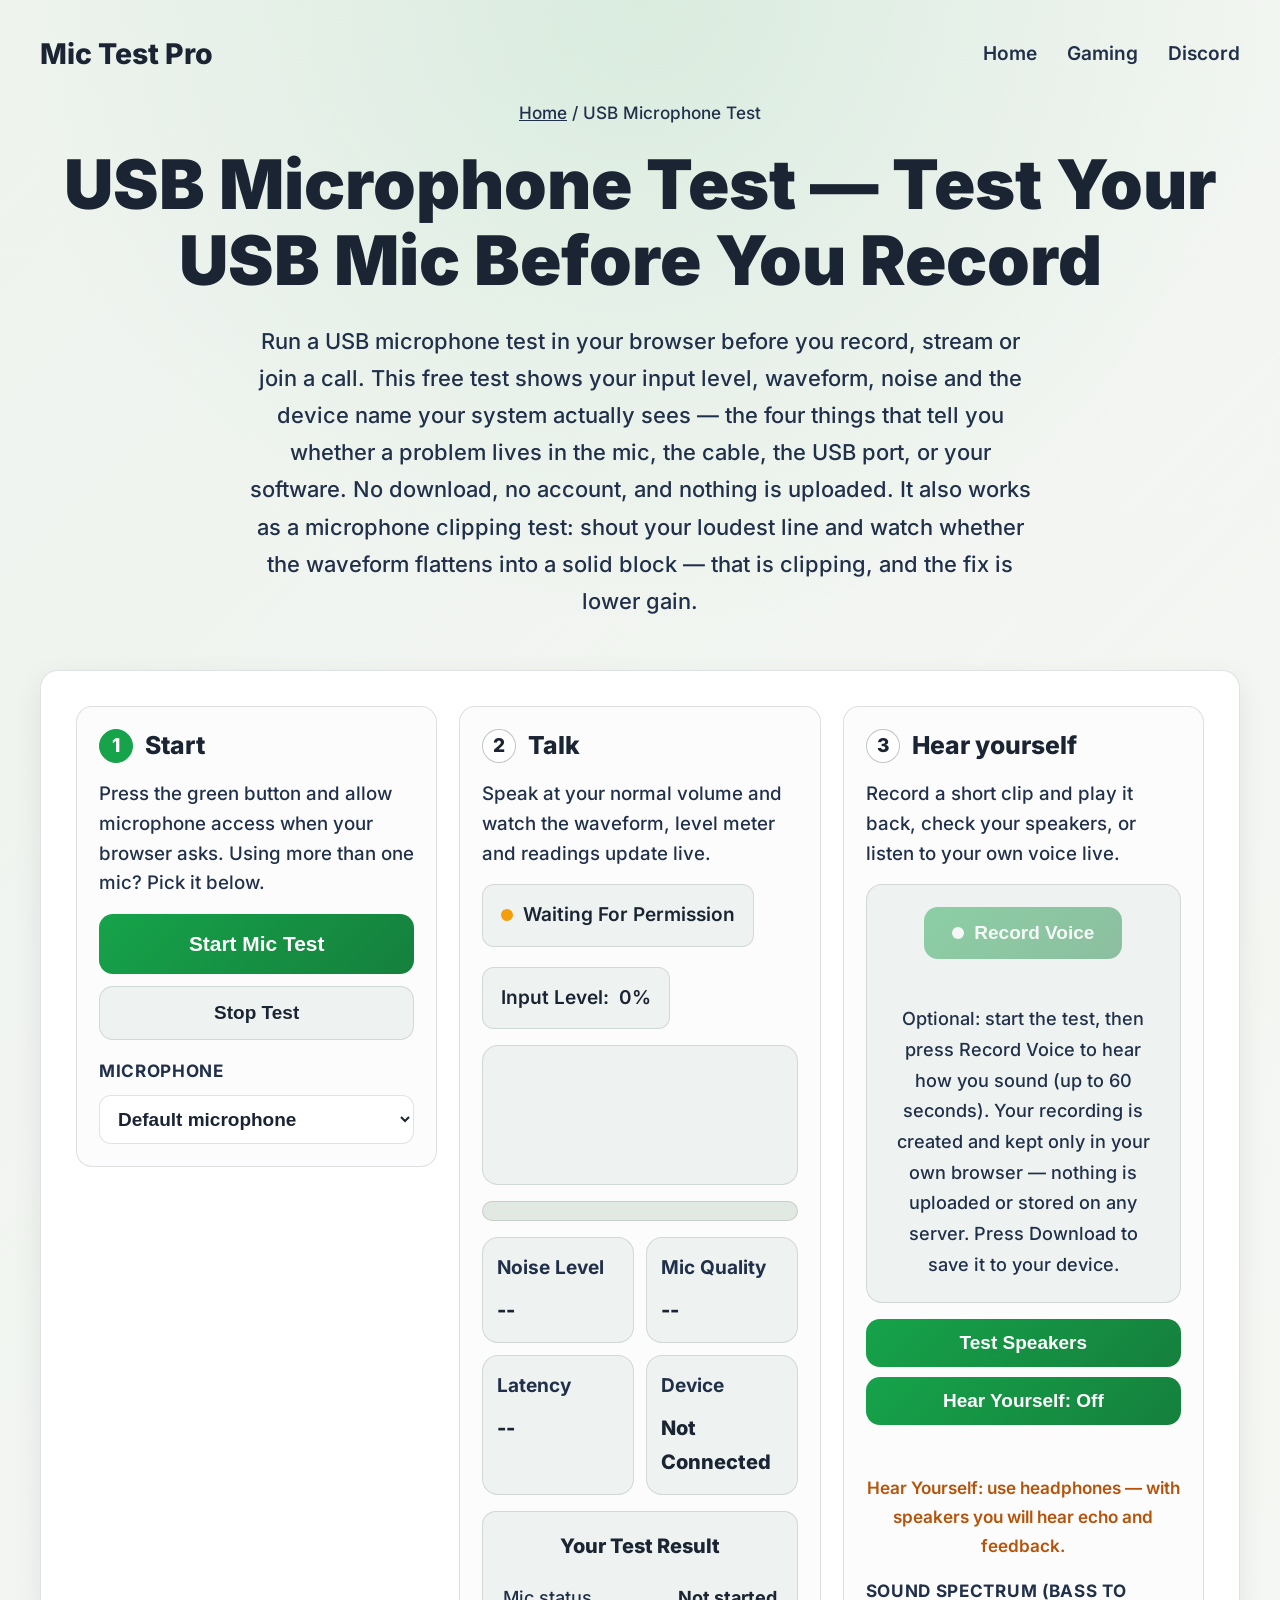
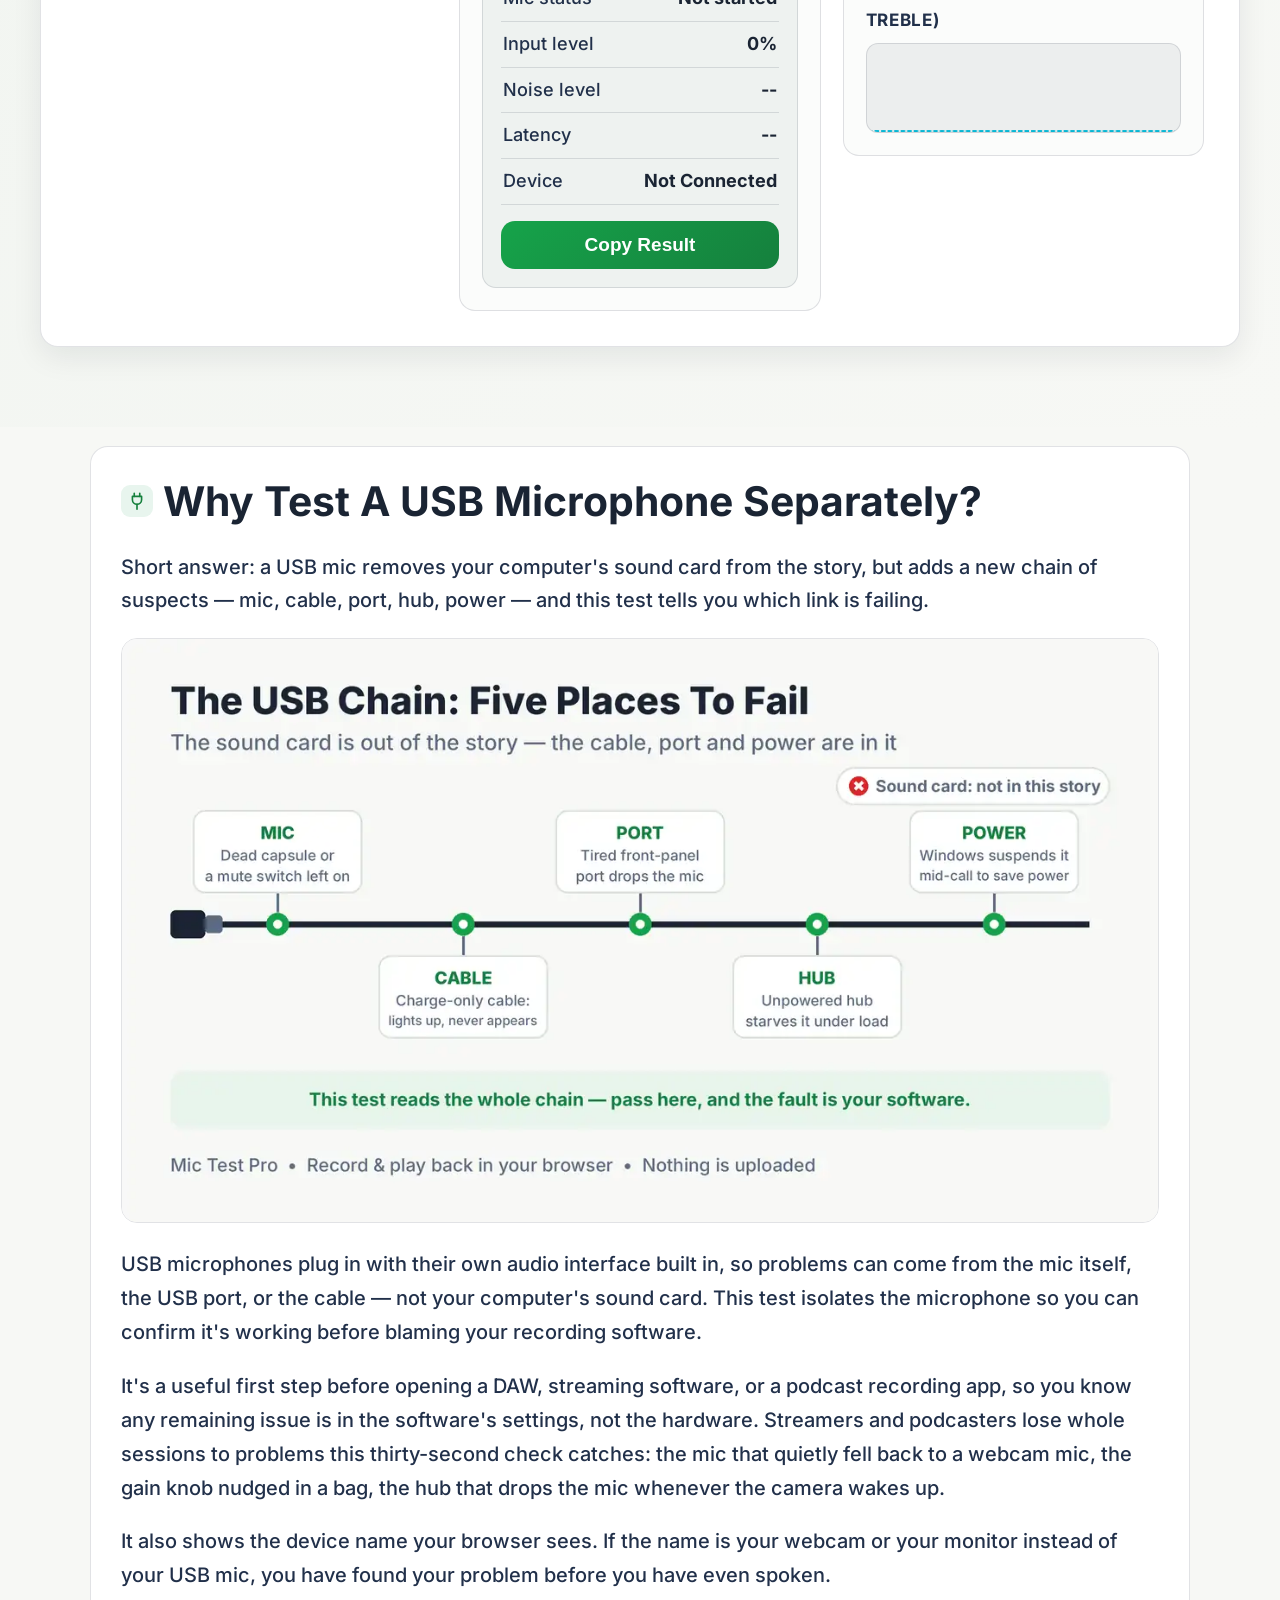
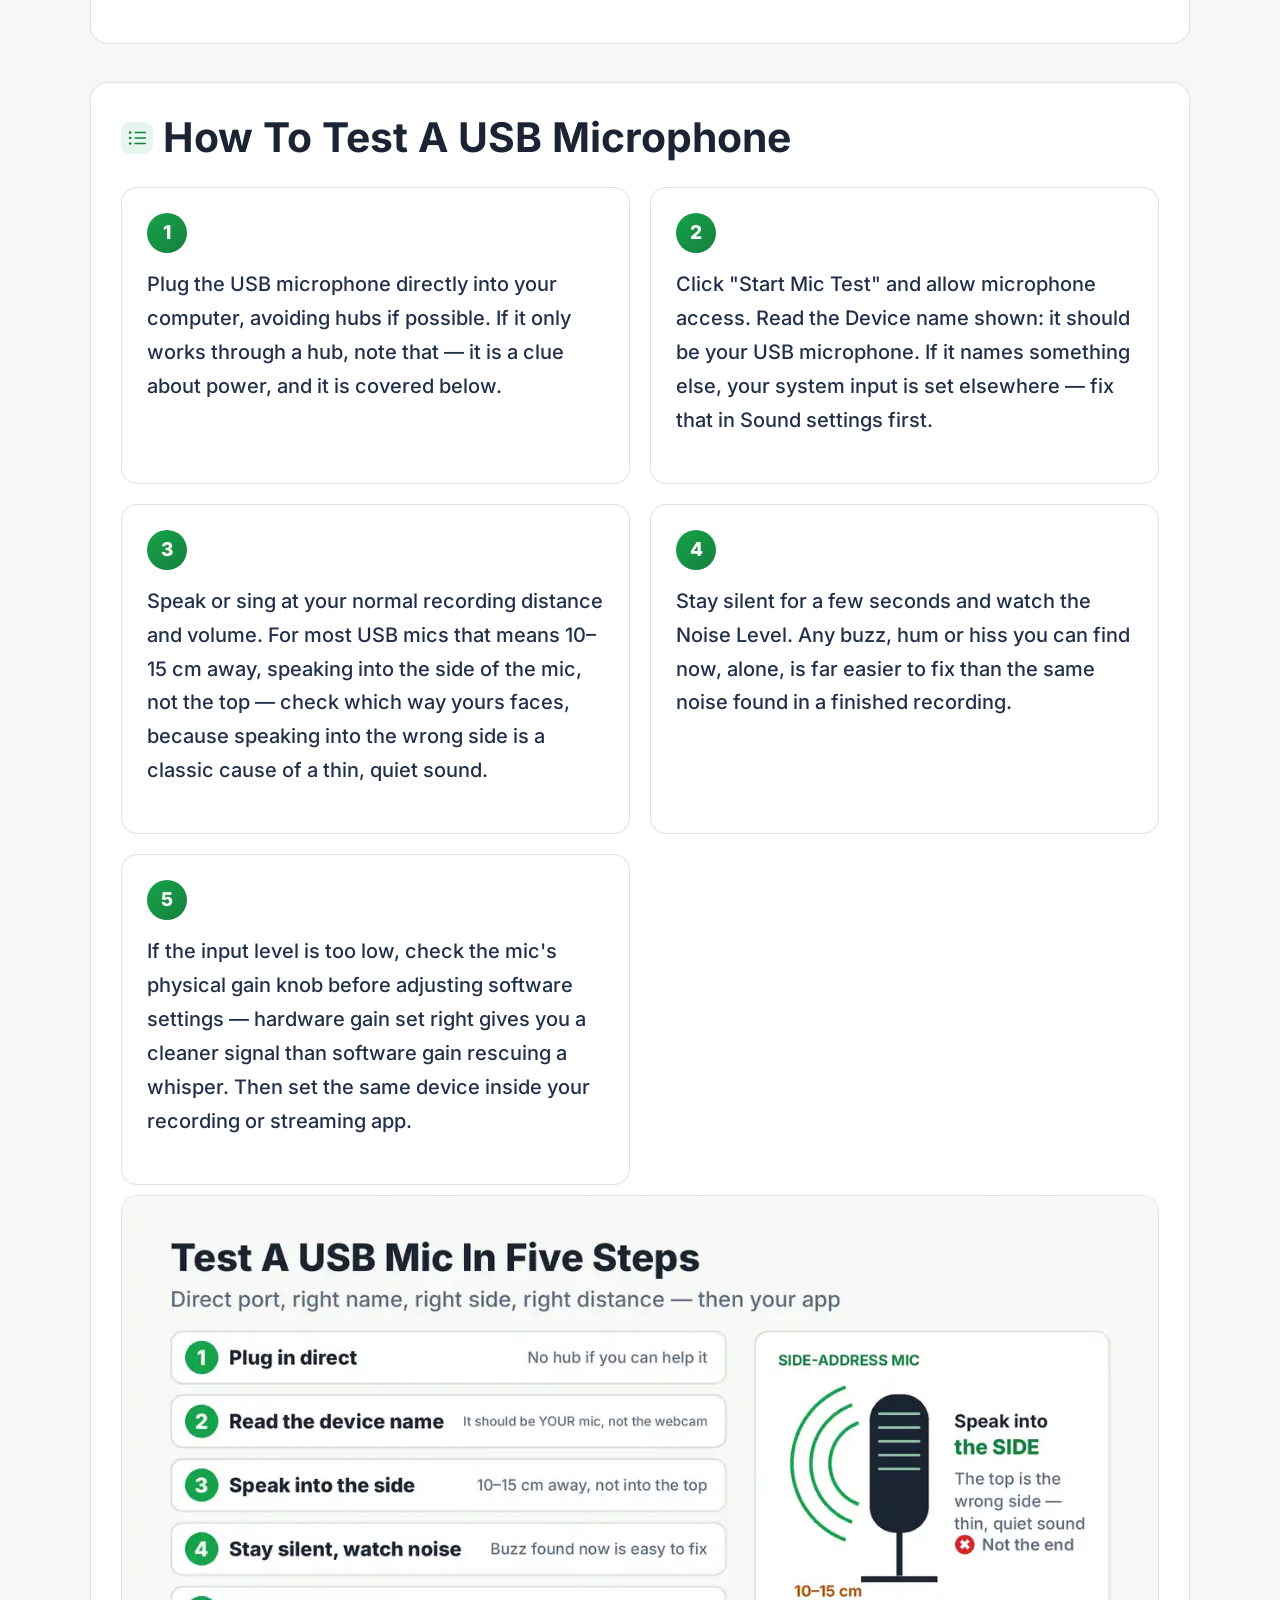
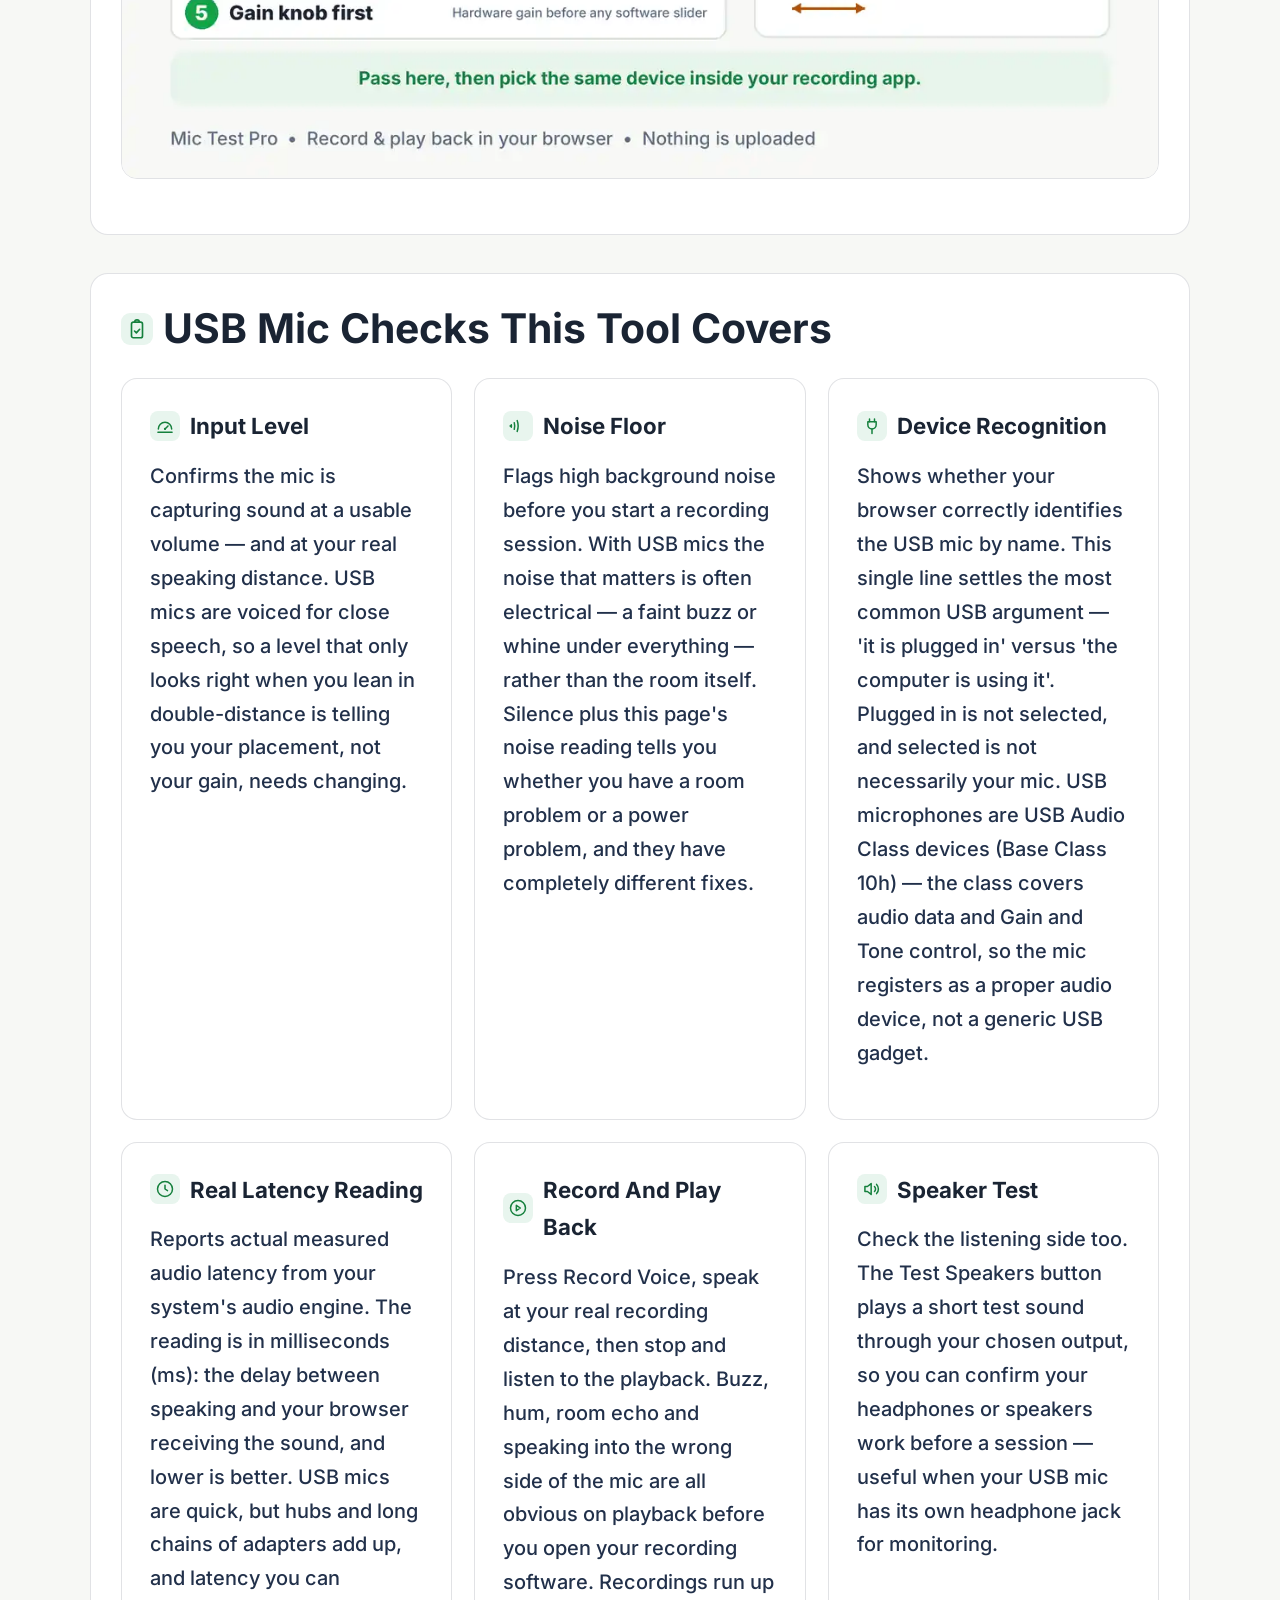
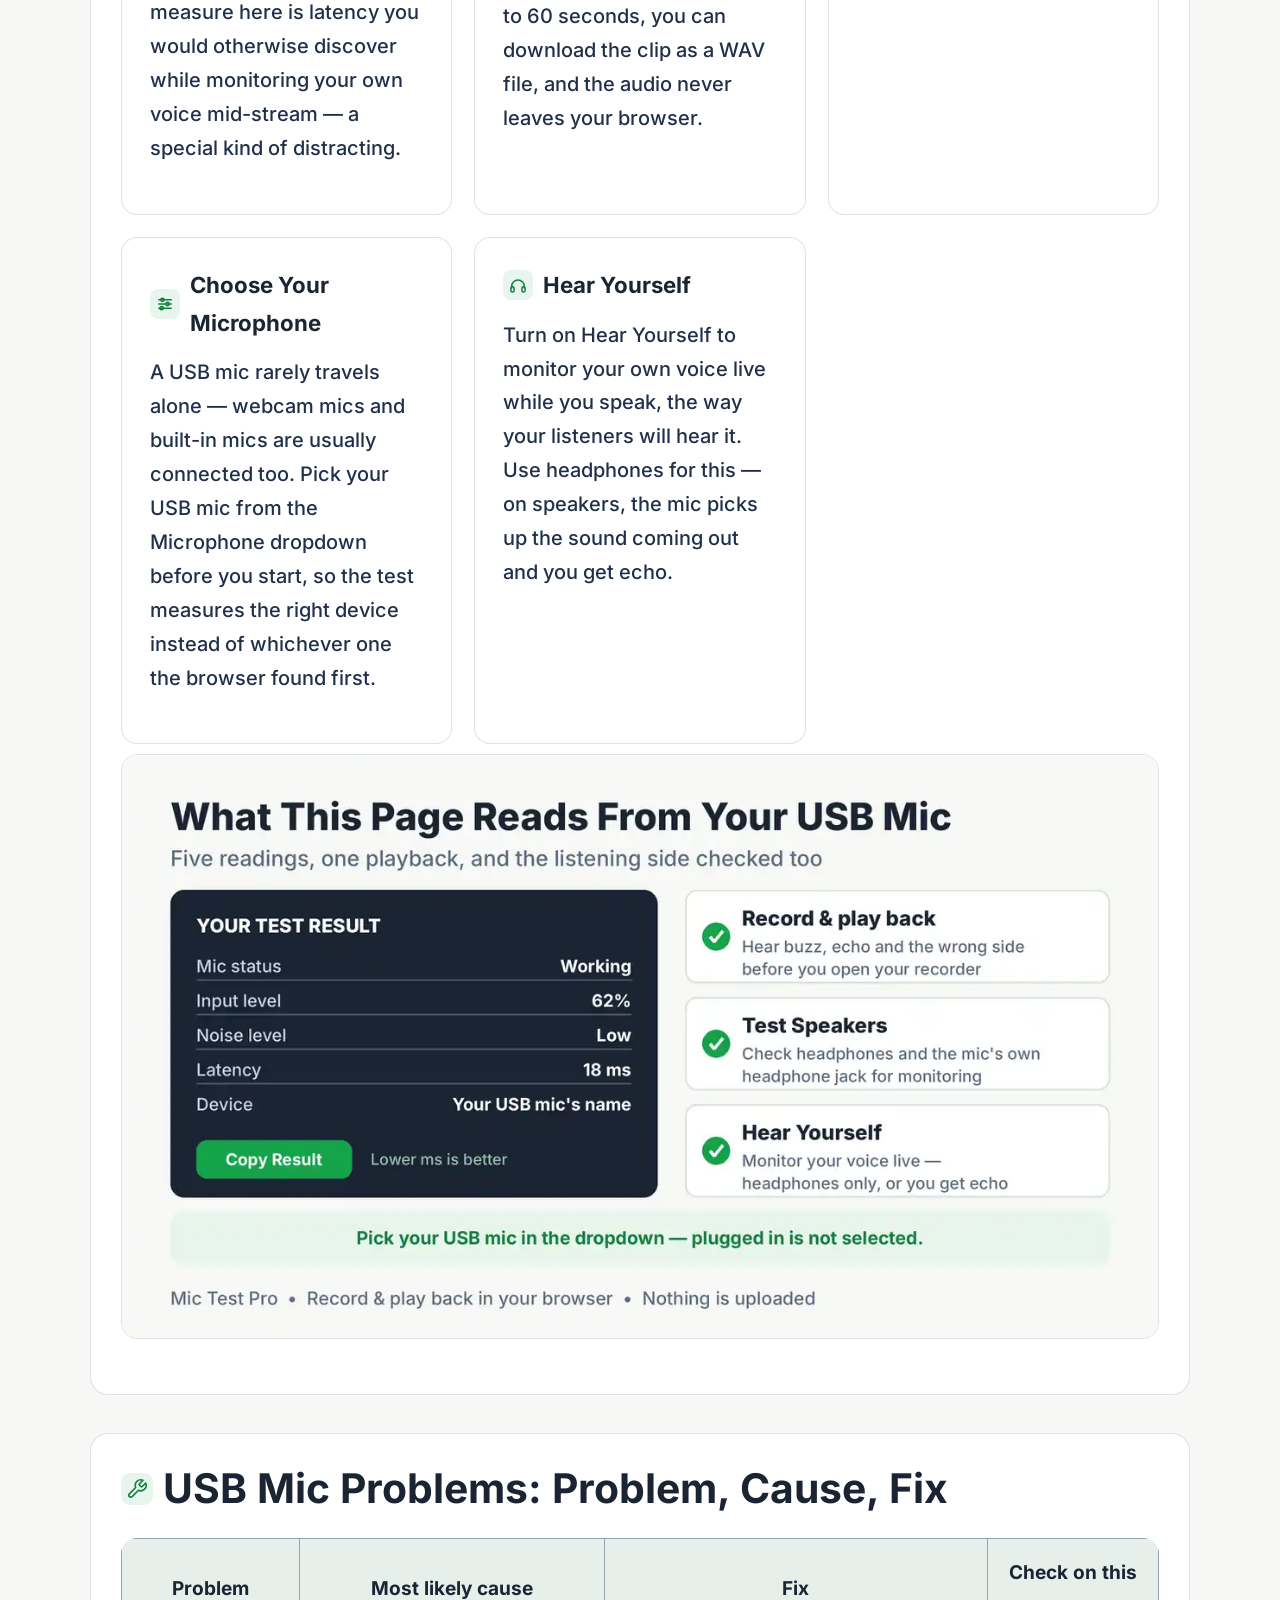
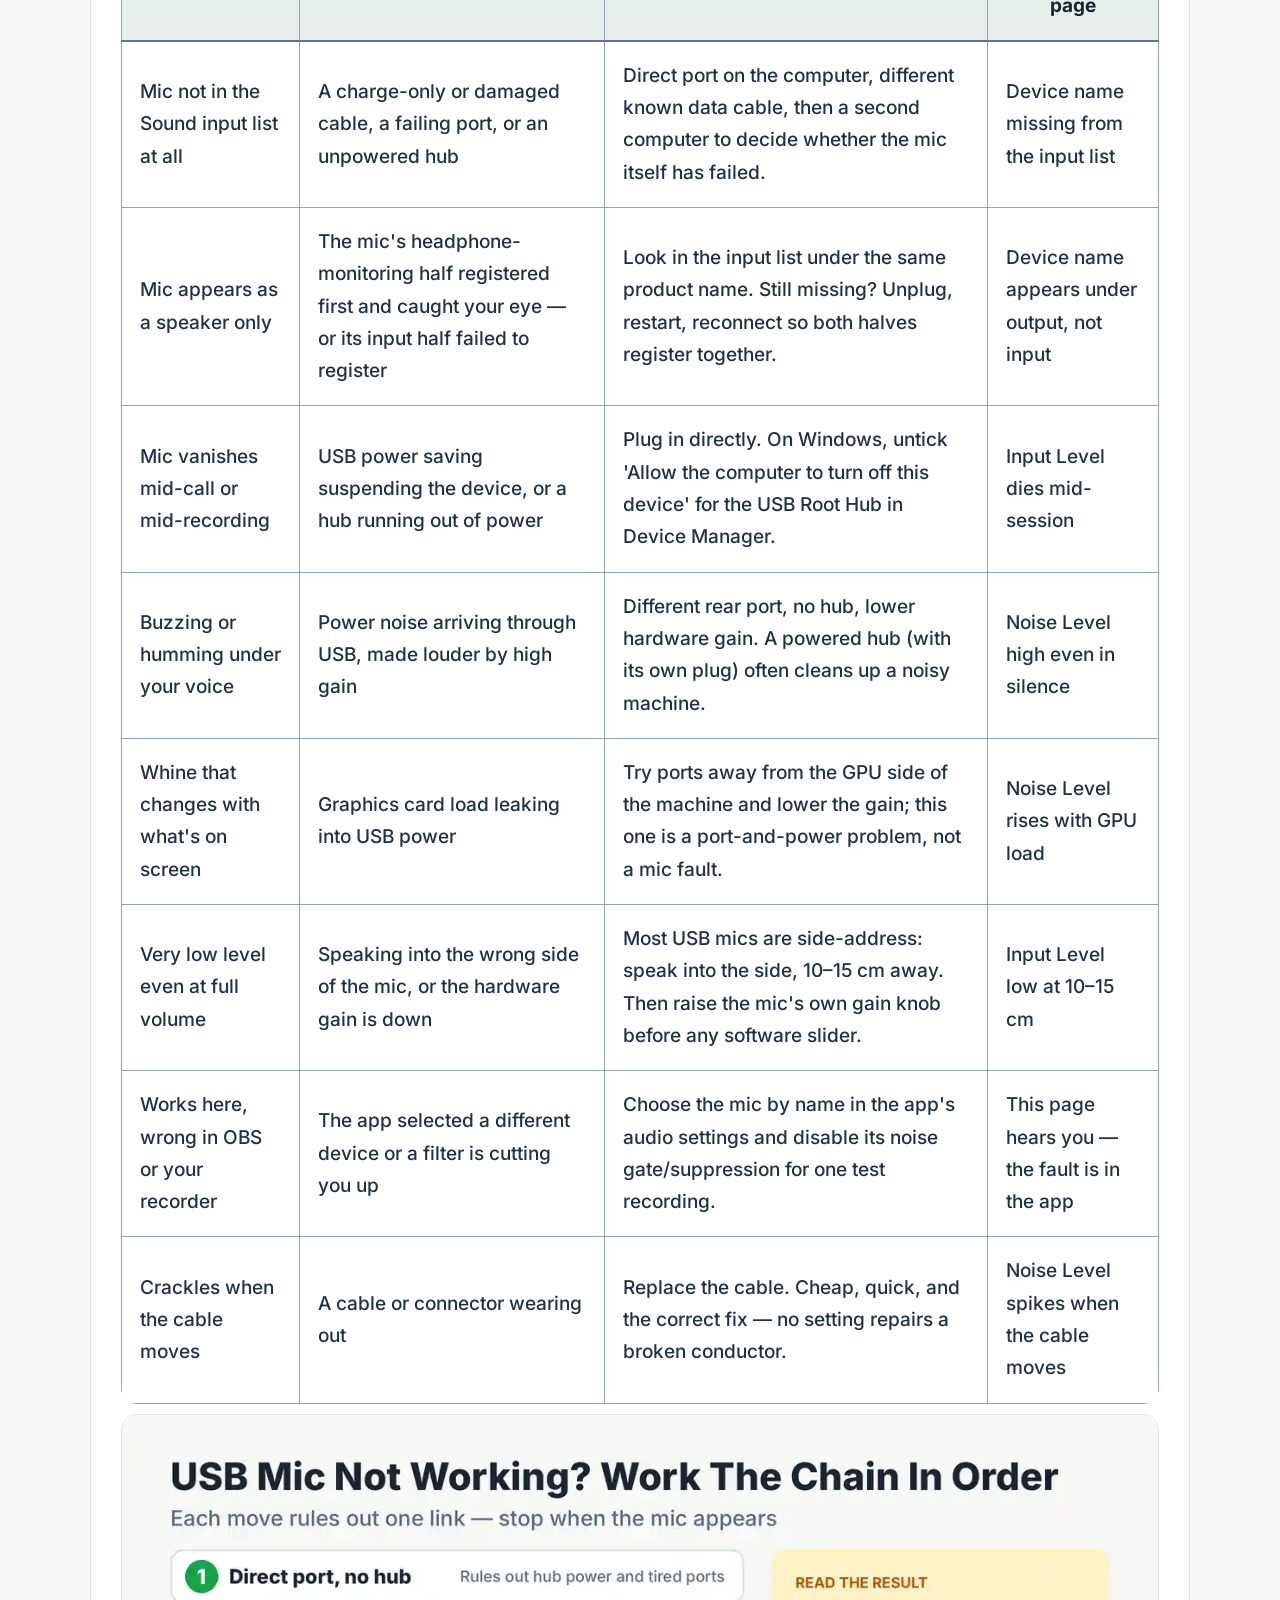
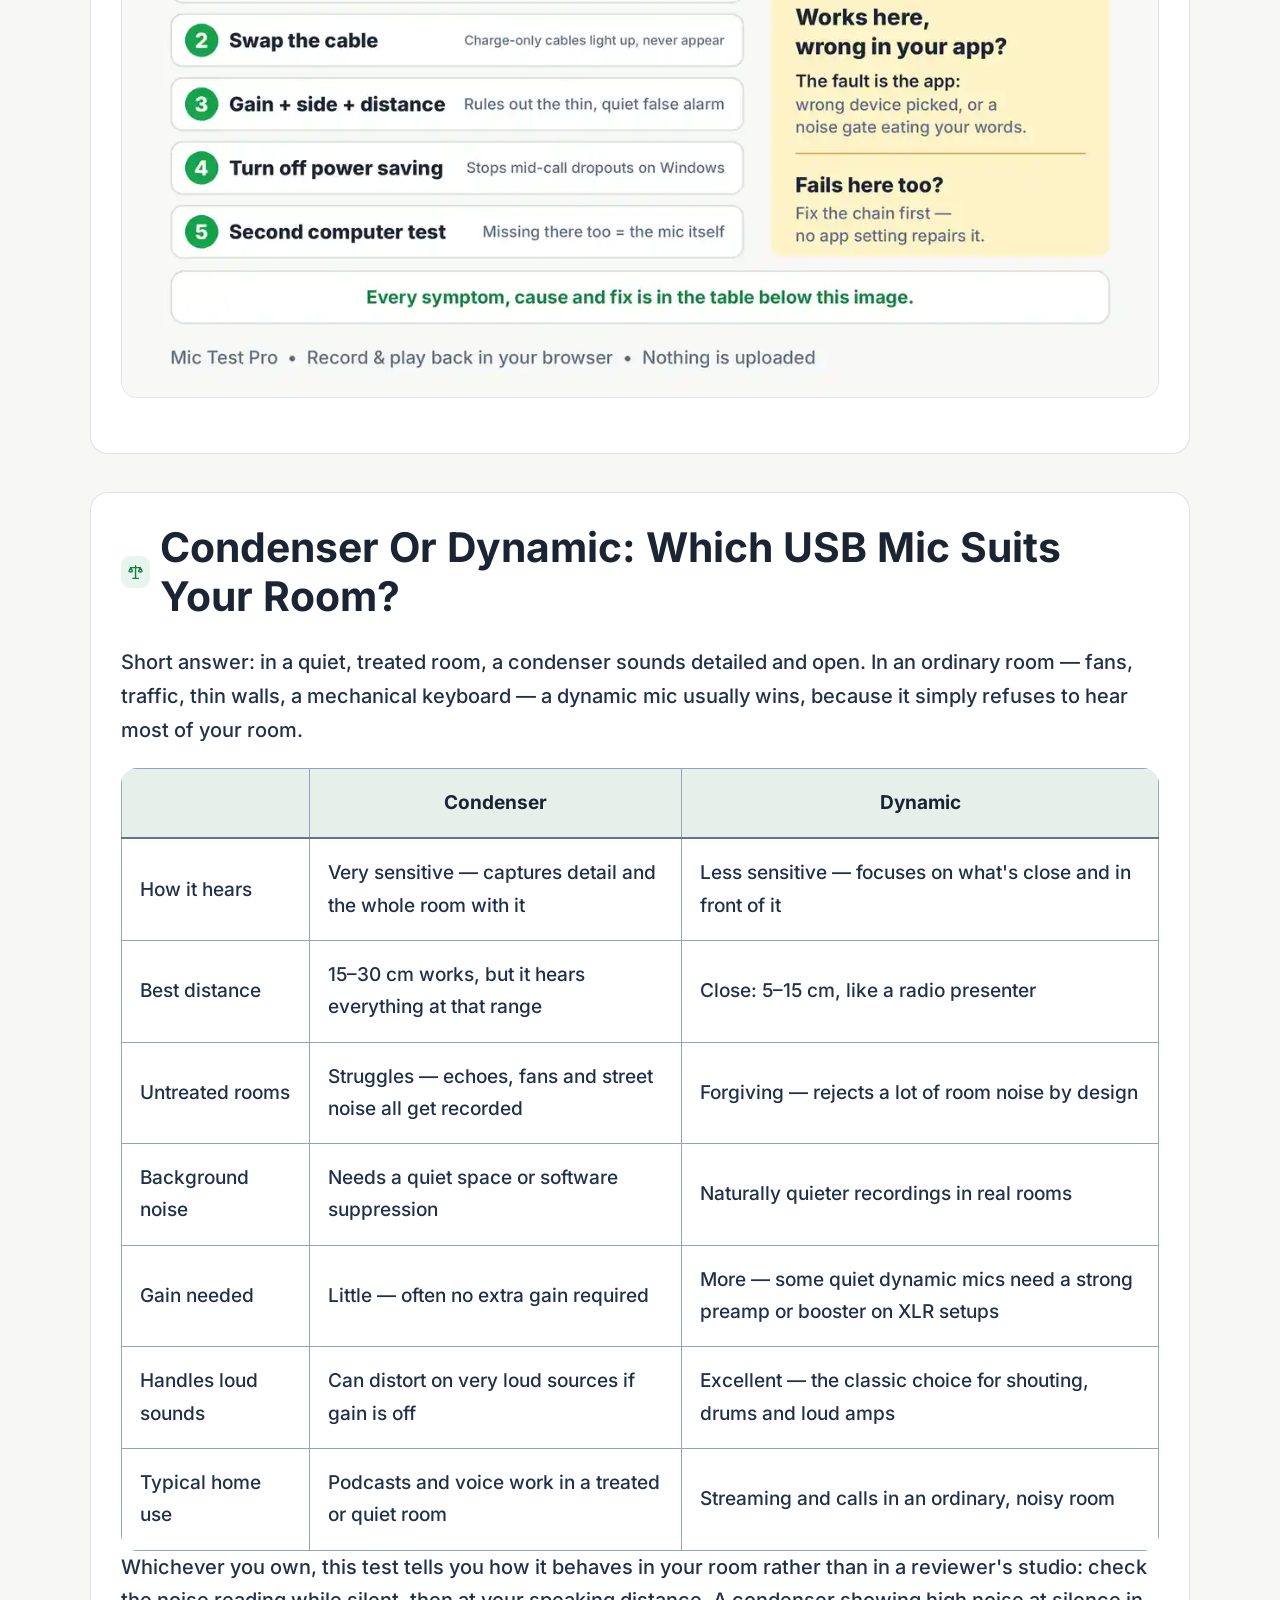
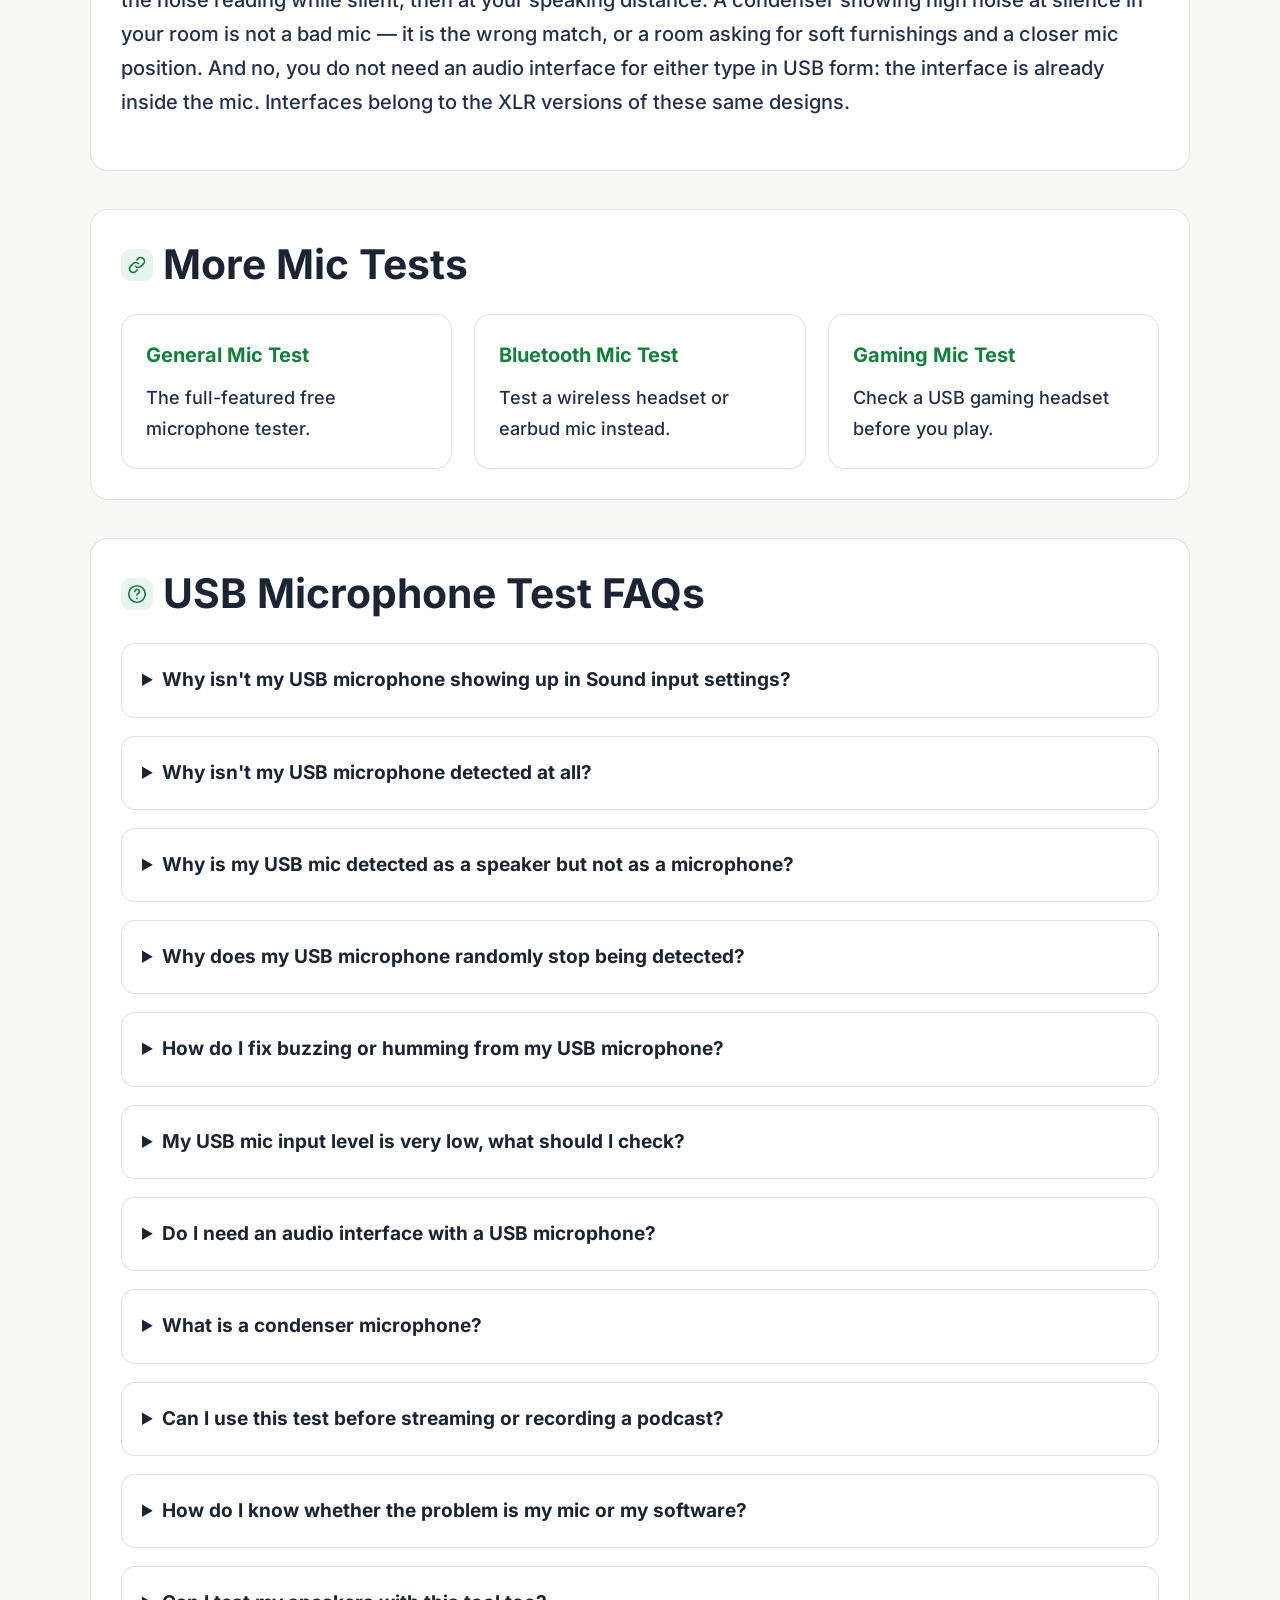
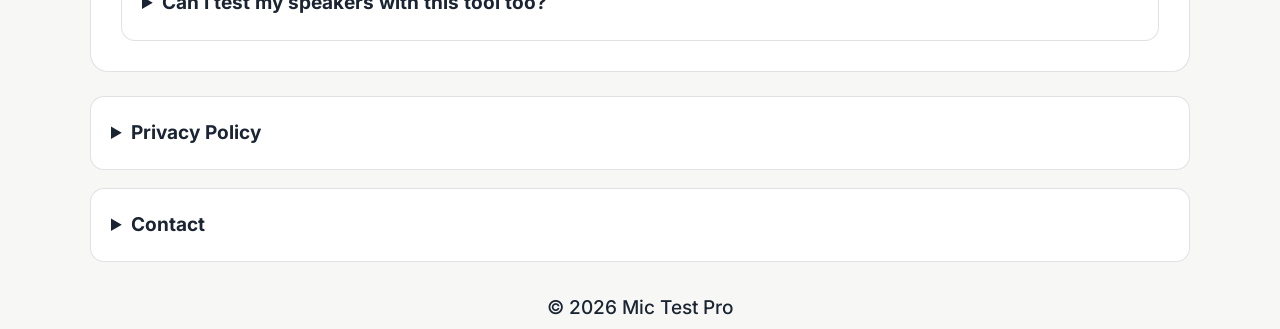
<file: usb-microphone-test.html>
<!DOCTYPE html>
<html lang="en">
<head>
  <meta charset="UTF-8" />
  <meta name="viewport" content="width=device-width, initial-scale=1.0"/>

  <title>USB Microphone Test – Check Your USB Mic Online Free</title>

  <meta name="description" content="Free USB microphone test — from a Rode NT-USB mic to any USB condenser or dynamic mic. Check input level, noise and quality online before recording, streaming or podcasting." />
  <meta name="keywords" content="usb microphone test, usb mic test online, test usb condenser mic, nt-usb mic" />
  <meta name="robots" content="index, follow"/>

  <link rel="canonical" href="https://testmics.com/usb-microphone-test.html"/>
  <link rel="icon" type="image/svg+xml" href="favicon.svg"/>

  <meta property="og:type" content="website"/>
  <meta property="og:title" content="USB Microphone Test – Check Your USB Mic Online Free"/>
  <meta property="og:description" content="Free USB microphone test — from a Rode NT-USB mic to any USB condenser or dynamic mic. Check input level, noise and quality online before recording, streaming or podcasting."/>
  <meta property="og:url" content="https://testmics.com/usb-microphone-test.html"/>
  <meta property="og:image" content="https://testmics.com/images/usb-1-types.webp"/>

  <meta name="twitter:card" content="summary"/>
  <meta name="twitter:title" content="USB Microphone Test – Check Your USB Mic Online Free"/>
  <meta name="twitter:description" content="Free USB microphone test — from a Rode NT-USB mic to any USB condenser or dynamic mic. Check input level, noise and quality online before recording, streaming or podcasting."/>

  <style>
/* style.css inlined 2026-10-22 for PageSpeed (master copy: style.css in repo) */
/* Self-hosted Inter variable font (added 2026-10-22; replaces Google Fonts - no third-party request, no layout shift) */
@font-face{
  font-family:'Inter';
  src:url('fonts/inter-var.woff2') format('woff2');
  font-weight:400 900;
  font-style:normal;
  font-display:optional;
}

/* ===================================
   MIC TEST PRO — STYLE.CSS
=================================== */

*{
  margin:0;
  padding:0;
  box-sizing:border-box;
}

:root{

  --bg:#f7f8f5;
  --card:#ffffff;
  --card2:#eef2f0;
  --border:rgba(15,23,42,.12);
  --table-border:#94a3b8;

  --text:#1a2433;
  --text2:#21304a;

  --blue:#16a34a;
  --cyan:#15803d;
  --green:#16a34a;
  --red:#ef4444;
  --yellow:#b45309;

  --gradient:
  linear-gradient(
  135deg,
  #eef3ee 0%,
  #f7f8f5 100%
  );

  --radius:18px;

  --shadow:
  0 10px 30px rgba(15,23,42,.08);

}

/* Global text readability (2026-11-26): root 16px→17.5px so all rem text scales up,
   body weight 400→450, --text2 darkened #4a5a72→#2b3a52.
   Round 2 (2026-11-26): root 17.5px→19px, body weight 450→500, --text2 #2b3a52→#21304a;
   h1/h2 rem sizes trimmed slightly so headings stay proportionate at the larger root. */
html{
  scroll-behavior:smooth;
  font-size:19px;
}

body{

  font-family:
  'Inter',
  sans-serif;

  font-weight:500;

  background:
  var(--bg);

  color:
  var(--text);

  line-height:
  1.7;

  overflow-x:hidden;

}

/* =========================
   HERO
========================= */

.hero{

 min-height: auto;

  background:
  radial-gradient(
  circle at top,
  rgba(22,163,74,.10),
  transparent 30%
  ),
  var(--gradient);

  padding:
  30px 20px 80px;

}

/* =========================
   NAVBAR
========================= */

.topbar{

  max-width:1200px;

  margin:auto;

  display:flex;

  justify-content:
  space-between;

  align-items:center;

  margin-bottom:20px;

}

.logo{

  font-size:1.5rem;

  font-weight:800;

  color:#1a2433;

}

.nav-links{

  display:flex;

  gap:30px;

}

.nav-links a{

  color:var(--text2);

  text-decoration:none;

  transition:.3s;

  font-weight:600;

}

.nav-links a:hover{

  color:#1a2433;

}

/* =========================
   HERO CONTENT
========================= */

.hero-content{

  max-width:1000px;

  margin:auto;

  text-align:center;

}

.hero-content h1{

  font-size:3.6rem;

  line-height:1.1;

  margin-bottom:25px;

  font-weight:900;

}

.hero-text{

  max-width:800px;

  margin:auto;

  color:var(--text2);

  font-size:1.15rem;

  margin-bottom:50px;

}

/* =========================
   TOOL CARD
========================= */

.tool-card{

  background:
  #ffffff;

  border:
  1px solid var(--border);

  border-radius:
  var(--radius);

  padding:
  35px;

  box-shadow:
  var(--shadow);

  backdrop-filter:
  blur(10px);

}

.status-row{

  display:flex;

  justify-content:
  space-between;

  gap:20px;

  flex-wrap:wrap;

margin-bottom:25px;

}

.status-box{

  background:
  var(--card2);

  border:
  1px solid var(--border);

  padding:
  14px 18px;

  border-radius:
  12px;

  display:flex;

  align-items:center;

  gap:10px;

  color:#1a2433;

  font-weight:600;

}

.dot{

  width:12px;

  height:12px;

  border-radius:50%;

  background:var(--yellow);

  animation:pulse 1.5s infinite;

}

@keyframes pulse{

  0%{
    transform:scale(1);
    opacity:1;
  }

  50%{
    transform:scale(1.3);
    opacity:.7;
  }

  100%{
    transform:scale(1);
    opacity:1;
  }

}

/* =========================
   VISUALIZER
========================= */

.visualizer-wrap{

  background:
  #eef2f0;

  border-radius:
  16px;

  border:
  1px solid var(--border);

  padding:
  20px;

  margin-bottom:80px;

}

#visualizer{

  width:100%;

  height:140px;

  display:block;

}

/* =========================
   AUDIO METER
========================= */

.meter-wrap{

  margin-bottom:30px;

}

.meter-bar{

  width:100%;

  height:20px;

  background:
  #e2e8e2;

  border-radius:
  100px;

  overflow:hidden;

  border:
  1px solid var(--border);

}

.meter-fill{

  width:0%;

  height:100%;

  background:
  linear-gradient(
  90deg,
  var(--green),
  var(--cyan),
  var(--blue)
  );

  transition:
  width .1s linear;

}

/* =========================
   BUTTONS
========================= */

.tool-actions{

  display:flex;

  justify-content:center;

  gap:20px;

  margin-bottom:35px;

  flex-wrap:wrap;

}

.tool-actions button{

  border:none;

  padding:
  15px 28px;

  border-radius:
  14px;

  cursor:pointer;

  font-size:1rem;

  font-weight:700;

  transition:.3s;

}

#startBtn{

  background:
  linear-gradient(
  135deg,
  var(--blue),
  var(--cyan)
  );

  color:white;

}

#startBtn:hover{

  transform:
  translateY(-2px);

}

#stopBtn{

  background:
  #eef2f0;

  color:#1a2433;

  border:
  1px solid var(--border);

}

/* =========================
   INFO GRID
========================= */

.tool-grid{

  display:grid;

  grid-template-columns:
  repeat(4,1fr);

  gap:20px;

}

.info-card{

  background:
  var(--card2);

  border:
  1px solid var(--border);

  padding:
  22px;

  border-radius:
  16px;

}

.info-card h3{

  margin-bottom:10px;

  font-size:1rem;

  color:var(--text2);

}

.info-card p{

  font-size:1.2rem;

  font-weight:800;

}

/* =========================
   CONTENT
========================= */

.content-section{

padding: 5px 20px;
}

.container{

  max-width:1100px;

  margin:auto;

}

.content-section h2{

  font-size:2.15rem;

  margin-bottom:25px;

  line-height:1.2;

}

.content-section p{

  color:var(--text2);

  margin-bottom:20px;

  font-size:1.05rem;

}

/* =========================
   TOC
========================= */

.toc{

  background:
  var(--card);

  border:
  1px solid var(--border);

  border-radius:
  var(--radius);

  padding:
  30px;

}

.toc summary h2{

  display:inline;

  font-size:1.5rem;

}

.toc ul{

  margin-top:20px;

  display:grid;

  gap:15px;

}

.toc a{

  color:#15803d;

  text-decoration:none;

  transition:.3s;

}

.toc a:hover{

  color:#14532d;

}

/* =========================
   STEPS
========================= */

.steps{

  display:grid;

  grid-template-columns:
  repeat(2,1fr);

  gap:20px;

}

.step{

  background:
  var(--card);

  border:
  1px solid var(--border);

  border-radius:
  16px;

  padding:
  25px;

  transition:.3s;

}

.step:hover{

  transform:
  translateY(-2px);

  box-shadow:0 8px 20px rgba(22,163,74,.12);

  border-color:
  rgba(22,163,74,.45);

}

.step span{

  width:40px;

  height:40px;

  border-radius:50%;

  display:flex;

  align-items:center;

  justify-content:center;

  margin-bottom:15px;

  background:
  linear-gradient(
  135deg,
  var(--blue),
  var(--cyan)
  );

  font-weight:800;

  color:#fff;

}

/* =========================
   FEATURES
========================= */

.feature-grid{

  display:grid;

  grid-template-columns:
  repeat(3,1fr);

  gap:22px;

}

.feature-card{

  background:
  var(--card);

  border:
  1px solid var(--border);

  border-radius:
  16px;

  padding:
  28px;

  transition:.3s;

}

.feature-card:hover{

  transform:
  translateY(-2px);

  box-shadow:0 8px 20px rgba(22,163,74,.12);

  border-color:
  rgba(22,163,74,.45);

}
.step-card{

transition: .3s;

}
.step-card:hover{

transform:
translateY(-2px);

  box-shadow:0 8px 20px rgba(22,163,74,.12);

border-color:
rgba(22,163,74,.45);

}

.feature-card h3{

  margin-bottom:15px;

}

/* =========================
   BENEFITS
========================= */

.benefit-list{

  display:grid;

  gap:18px;

  padding-left:20px;

}

.benefit-list li{

  color:var(--text2);

}

/* =========================
   TABLE
   Lines highlighted (2026-11-26): cell borders use --table-border
   (medium slate #94a3b8) instead of the faint --border, and the
   header row gets a green-tinted background + stronger bottom line.
========================= */

table{

  width:100%;

  border-collapse:
  collapse;

  overflow:hidden;

  border-radius:
  16px;

}

table th,
table td{

  padding:
  18px;

  border:
  1px solid var(--table-border);

}

table th{

  background:
  #e6efe9;

  border-bottom:
  2px solid #64748b;

}

table td{

  background:
  var(--card);

  color:var(--text2);

}

/* Mobile: wide tables scroll sideways inside their card instead of overflowing the page (2026-11-26) */
@media(max-width:700px){

  table{

    display:block;

    overflow-x:auto;

    -webkit-overflow-scrolling:touch;

  }

}

/* =========================
   FAQ
========================= */

.faq{

  display:grid;

  gap:18px;

}

details{

  background:
  var(--card);

  border:
  1px solid var(--border);

  border-radius:
  14px;

  padding:
  20px;

  transition:.3s;

}

details:hover{

  transform:
  translateY(-2px);

  box-shadow:0 8px 20px rgba(22,163,74,.12);

  border-color:
  rgba(22,163,74,.45);

}

.page-img{

  width:100%;

  height:auto;

  display:block;

  border:
  1px solid var(--border);

  border-radius:
  16px;

  margin:
  10px 0 25px;

}

.h2-icon{

  width:24px;

  height:24px;

  vertical-align:-4px;

  margin-right:10px;

}

summary{

  cursor:pointer;

  font-weight:700;

}

details p{

  margin-top:15px;

}

/* =========================
   AFFILIATE
========================= */

.affiliate-card{

  text-decoration:none;

  color:#1a2433;

}

/* =========================
   FOOTER
========================= */

.footer{

  padding:
  20px 20px;
  border-top:
  1px solid var(--border);

  text-align:center;

}

.footer-links{

  display:flex;

  justify-content:center;

  gap:25px;

  flex-wrap:wrap;

  margin-bottom:20px;

}

.footer-links a{

  color:var(--text2);

  text-decoration:none;

}

/* =========================
   RESPONSIVE
========================= */

@media(max-width:900px){

  .hero-content h1{

    font-size:2.5rem;

  }

  .tool-grid{

    grid-template-columns:
    repeat(2,1fr);

  }

  .feature-grid{

    grid-template-columns:
    1fr;

  }

}

@media(max-width:700px){

  .topbar{

    flex-direction:column;

    gap:20px;

  }

  .nav-links{

    flex-wrap:wrap;

    justify-content:center;

    gap:16px;

  }

  .hero-content h1{

    font-size:2.05rem;

  }

  .steps{

    grid-template-columns:
    1fr;

  }

  .tool-grid{

    grid-template-columns:
    1fr;

  }

  .tool-card{

    padding:22px;

  }

  .content-section h2{

    font-size:1.7rem;

  }

}

.footer-bottom{

  text-align:center;

  width:100%;
   margin-top: 30px;

}

/* =========================
   RELATED / INTERNAL LINKS
========================= */

.related-grid{

  display:grid;

  grid-template-columns:
  repeat(3,1fr);

  gap:22px;

}

.related-card{

  background:var(--card);

  border:1px solid var(--border);

  border-radius:16px;

  padding:24px;

  text-decoration:none;

  color:#1a2433;

  display:block;

  transition:.3s;

}

.related-card:hover{

  transform:translateY(-2px);

  box-shadow:0 8px 20px rgba(22,163,74,.12);

  border-color:rgba(22,163,74,.45);

}

.related-card h3{

  margin-bottom:10px;

  color:var(--cyan);

  font-size:1.05rem;

}

.related-card p{

  color:var(--text2);

  font-size:.95rem;

  margin-bottom:0;

}

.breadcrumb{

  color:var(--text2);

  font-size:.9rem;

  margin-bottom:20px;

}

.breadcrumb a{

  color:var(--text2);

}

@media(max-width:900px){

  .related-grid{

    grid-template-columns:1fr;

  }

}

/* Accessibility utility: visually hidden heading text (added 2026-10-22 for heading-order fix) */
.sr-only{
  position:absolute;
  width:1px;
  height:1px;
  padding:0;
  margin:-1px;
  overflow:hidden;
  clip:rect(0,0,0,0);
  white-space:nowrap;
  border:0;
}

/* In-content text links (added 2026-10-22): bare paragraph/list/table links had no colour rule
   and rendered in the browser-default blue #0000ee (2.09:1 on the dark background).
   :where() keeps this weaker than the nav, TOC, breadcrumb and footer link rules. */
:where(.content-section) p a,
:where(.content-section) li a,
:where(.content-section) td a{
  color:var(--cyan);
  text-decoration:underline;
}

/* =========================
   RECORD / PLAYBACK / DOWNLOAD
   (added 2026-11-26)
========================= */

.record-panel{

  background:
  var(--card2);

  border:
  1px solid var(--border);

  border-radius:
  16px;

  padding:
  22px;

  margin-bottom:
  35px;

}

.record-row{

  display:flex;

  align-items:center;

  justify-content:center;

  gap:16px;

  flex-wrap:wrap;

  margin-bottom:16px;

}

#recordBtn{

  display:inline-flex;

  align-items:center;

  justify-content:center;

  gap:10px;

  border:none;

  padding:
  15px 28px;

  border-radius:
  14px;

  cursor:pointer;

  font-size:1rem;

  font-weight:700;

  transition:.3s;

  background:
  linear-gradient(
  135deg,
  var(--blue),
  var(--cyan)
  );

  color:white;

  min-height:52px;

}

#recordBtn:hover:not(:disabled){

  transform:
  translateY(-2px);

}

#recordBtn:disabled{

  opacity:.45;

  cursor:not-allowed;

}

.record-dot{

  width:12px;

  height:12px;

  border-radius:50%;

  background:white;

  flex:none;

}

#recordBtn.recording .record-dot{

  animation:pulse 1s infinite;

}

.record-timer{

  font-size:1.15rem;

  font-weight:800;

  color:var(--red);

  font-variant-numeric:
  tabular-nums;

}

.record-status{

  color:var(--cyan);

  font-size:.95rem;

  font-weight:600;

  text-align:center;

  min-height:1.6em;

  margin-bottom:16px;

}

.record-status:empty{

  margin-bottom:0;

}

.playback-wrap{

  display:flex;

  flex-direction:column;

  gap:14px;

  align-items:center;

  margin-bottom:16px;

}

.playback-wrap[hidden]{

  display:none;

}

.playback-wrap audio{

  width:100%;

  max-width:520px;

}

.download-btn{

  display:inline-flex;

  align-items:center;

  justify-content:center;

  padding:
  13px 26px;

  border-radius:
  14px;

  background:
  linear-gradient(
  135deg,
  var(--green),
  var(--cyan)
  );

  color:white;

  font-weight:700;

  text-decoration:none;

  transition:.3s;

  min-height:48px;

}

.download-btn:hover{

  transform:
  translateY(-2px);

}

.record-note{

  color:var(--text2);

  font-size:.95rem;

  text-align:center;

  max-width:640px;

  margin:auto;

}

@media(max-width:700px){

  .record-panel{

    padding:18px;

  }

  #recordBtn{

    width:100%;

  }

  .download-btn{

    width:100%;

  }

}

/* =========================
   EXTRA TOOL FEATURES
   (added 2026-11-26)
   Speaker test, mic select,
   hear-yourself monitor,
   spectrum, result summary
========================= */

.extras-panel{

  background:
  var(--card2);

  border:
  1px solid var(--border);

  border-radius:
  16px;

  padding:
  22px;

  margin-bottom:
  35px;

}

.extras-row{

  display:flex;

  align-items:center;

  justify-content:center;

  gap:14px;

  flex-wrap:wrap;

  margin-bottom:16px;

}

.extras-label{

  color:var(--text2);

  font-size:.9rem;

  font-weight:700;

  letter-spacing:.04em;

  text-transform:uppercase;

}

.mic-select{

  background:var(--card);

  color:var(--text);

  border:
  1px solid var(--border);

  border-radius:12px;

  padding:12px 14px;

  font-size:1rem;

  font-weight:600;

  min-height:48px;

  max-width:100%;

  cursor:pointer;

}

.extras-btn{

  display:inline-flex;

  align-items:center;

  justify-content:center;

  gap:10px;

  border:none;

  padding:
  13px 26px;

  border-radius:
  14px;

  cursor:pointer;

  font-size:1rem;

  font-weight:700;

  transition:.3s;

  background:
  linear-gradient(
  135deg,
  var(--blue),
  var(--cyan)
  );

  color:white;

  min-height:48px;

}

.extras-btn:hover:not(:disabled){

  transform:
  translateY(-2px);

}

.extras-btn:disabled{

  opacity:.45;

  cursor:not-allowed;

}

.monitor-btn.on{

  background:
  linear-gradient(
  135deg,
  var(--green),
  var(--cyan)
  );

}

.extras-status{

  color:var(--cyan);

  font-size:.95rem;

  font-weight:600;

  text-align:center;

  min-height:1.6em;

  margin-bottom:10px;

}

.extras-status:empty{

  margin-bottom:0;

  min-height:0;

}

.monitor-warning{

  color:var(--yellow);

  font-size:.9rem;

  font-weight:600;

  text-align:center;

  margin-bottom:18px;

}

.spectrum-wrap{

  display:flex;

  flex-direction:column;

  gap:8px;

  margin-bottom:20px;

}

#spectrumCanvas{

  width:100%;

  height:90px;

  background:rgba(15,23,42,.06);

  border:
  1px solid var(--border);

  border-radius:12px;

}

.summary-card{

  background:var(--card);

  border:
  1px solid var(--border);

  border-radius:14px;

  padding:18px;

}

.summary-title{

  font-size:1.05rem;

  font-weight:800;

  text-align:center;

  margin-bottom:12px;

}

.summary-row{

  display:flex;

  justify-content:space-between;

  gap:16px;

  padding:7px 2px;

  border-bottom:
  1px solid var(--border);

  color:var(--text2);

  font-size:.95rem;

}

.summary-row span:last-child{

  color:var(--text);

  font-weight:700;

  text-align:right;

  overflow-wrap:anywhere;

}

.summary-card .extras-row{

  margin-top:16px;

  margin-bottom:6px;

}

@media(max-width:700px){

  .extras-panel{

    padding:18px;

  }

  .extras-btn{

    width:100%;

  }

  .mic-select{

    width:100%;

  }

  .extras-row .extras-label{

    width:100%;

    text-align:center;

  }

}

/* === V4: MicChecker-style 3-step tool (scoped overrides) === */
.hero-content{max-width:1200px}
.mc-steps{display:grid;grid-template-columns:repeat(3,1fr);gap:22px;text-align:left;align-items:start}
.mc-step{background:#fbfcfb;border:1px solid var(--border);border-radius:16px;padding:22px;display:flex;flex-direction:column;gap:16px}
.mc-step-head{display:flex;align-items:center;gap:12px}
.mc-num{width:34px;height:34px;border-radius:50%;background:#ffffff;border:1.5px solid rgba(15,23,42,.25);color:#1a2433;font-weight:800;display:flex;align-items:center;justify-content:center;flex:none;font-size:1rem}
.mc-step:first-child .mc-num{background:#16a34a;border-color:#16a34a;color:#fff}
.mc-step-head h3{font-size:1.3rem;font-weight:800;color:#1a2433;line-height:1.2}
.mc-step-sub{color:var(--text2);font-size:.98rem;line-height:1.6}
.mc-step .status-row{margin-bottom:0}
.mc-step .visualizer-wrap{margin-bottom:0;padding:14px}
.mc-step #visualizer{height:110px}
.mc-step .meter-wrap{margin-bottom:0}
.mc-step .tool-actions{margin-bottom:0;flex-direction:column;align-items:stretch;gap:12px}
.mc-step #startBtn{width:100%;padding:18px 28px;font-size:1.1rem}
.mc-step #stopBtn{width:100%}
.mc-step .record-panel{margin-bottom:0}
.mc-step .extras-row{margin-bottom:0;flex-direction:column;align-items:stretch;gap:10px}
.mc-step .extras-label{text-align:left}
.mc-step .mic-select{width:100%}
.mc-step .extras-btn{width:100%}
.mc-step .extras-status{margin-bottom:0}
.mc-step .monitor-warning{margin-bottom:0}
.mc-step .spectrum-wrap{margin-bottom:0}
.mc-step .tool-grid{grid-template-columns:repeat(2,1fr);gap:12px}
.mc-step .info-card{padding:14px}
.mc-step .info-card p{font-size:1.05rem}
.mc-step .summary-card{background:var(--card2)}
.dot{background:#f59e0b}
@media(max-width:900px){.mc-steps{grid-template-columns:1fr}}
/* === V4: card hover (subtle, green-matching) === */
.info-card,.affiliate-card,.summary-card,.mc-step{transition:.2s}
.info-card:hover,.affiliate-card:hover,.summary-card:hover,.mc-step:hover{border-color:rgba(22,163,74,.45);transform:translateY(-2px);box-shadow:0 8px 20px rgba(22,163,74,.12)}

/* === V4: article section cards (main only; footer excluded) === */
main .content-section > .container{
  background:#ffffff;
  border:1px solid var(--border);
  border-radius:18px;
  padding:30px;
  margin-top:14px;
  margin-bottom:14px;
  transition:.2s;
}
main .content-section > .container:hover{
  border-color:rgba(22,163,74,.45);
  transform:translateY(-2px);
  box-shadow:0 8px 20px rgba(22,163,74,.12);
}
.benefit-list{list-style:none;padding-left:0}
.benefit-list li{
  background:#f1f5fb;
  border:1px solid var(--border);
  border-radius:12px;
  padding:14px 18px;
  transition:.2s;
}
.benefit-list li:hover{
  border-color:rgba(22,163,74,.45);
  transform:translateY(-2px);
  box-shadow:0 8px 20px rgba(22,163,74,.12);
}
@media(max-width:700px){
  main .content-section > .container{padding:20px 16px}
}

/* === V4: heading icons (green chip) === */
.h2-icon{width:32px;height:32px;padding:5px;background:#e8f5ee;border-radius:9px;stroke:#15803d;stroke-width:1.8;vertical-align:-9px}
.h2-icon [fill="#22D3EE"]{fill:#15803d}
main .content-section h2:has(.h2-icon){display:flex;align-items:center}
.card-icon{width:30px;height:30px;padding:5px;background:#e8f5ee;border-radius:8px;flex:none}
.feature-card h3{display:flex;align-items:center;gap:10px}
</style>
  
  
  <link rel="preload" as="font" type="font/woff2" href="fonts/inter-var.woff2" crossorigin>

  <script type="application/ld+json">
  {
    "@context": "https://schema.org",
    "@type": "SoftwareApplication",
    "name": "USB Microphone Test",
    "applicationCategory": "MultimediaApplication",
    "operatingSystem": "Any (Web Browser)",
    "url": "https://testmics.com/usb-microphone-test.html",
    "description": "Free browser tool to test a USB microphone before recording or streaming.",
    "offers": { "@type": "Offer", "price": "0", "priceCurrency": "USD" }
  }
  </script>

  <script type="application/ld+json">
  {
    "@context": "https://schema.org",
    "@type": "FAQPage",
    "mainEntity": [
      {
        "@type": "Question",
        "name": "Why isn't my USB microphone showing up in Sound input settings?",
        "acceptedAnswer": {
          "@type": "Answer",
          "text": "Work along the chain. Plug the mic directly into the computer, not a hub, and try a second port — hubs and tired front-panel ports are the top cause. Try a different cable if yours is detachable; charge-only cables (common with phones) carry power but no data, and a mic on one lights up yet never appears. On Windows check Settings > System > Sound > Input; on a Mac, System Settings > Sound > Input. If the mic appears nowhere after a direct port and a known data cable, test it on another computer: if it is missing there too, the mic itself is faulty."
        }
      },
      {
        "@type": "Question",
        "name": "Why isn't my USB microphone detected at all?",
        "acceptedAnswer": {
          "@type": "Answer",
          "text": "Try a different USB port, ideally directly on the computer rather than a hub, and confirm the mic's status light is on. Then re-run this test. If the light is on but the computer sees nothing, suspect the cable — swap it before anything else, because a power-only or damaged cable produces exactly this symptom."
        }
      },
      {
        "@type": "Question",
        "name": "Why is my USB mic detected as a speaker but not as a microphone?",
        "acceptedAnswer": {
          "@type": "Answer",
          "text": "Many USB mics are two devices in one box: a microphone (input) and a headphone jack for monitoring (output). Your computer lists both, and the output half often appears first, which makes it look as if the mic registered as 'just a speaker'. Look in the input list specifically — Windows: Settings > System > Sound > Input; Mac: System Settings > Sound > Input tab. The mic is usually there under the same product name. If the input half is genuinely missing while the output half works, re-pair the connection: unplug, restart the computer, and plug the mic in again so both halves register cleanly."
        }
      },
      {
        "@type": "Question",
        "name": "Why does my USB microphone randomly stop being detected?",
        "acceptedAnswer": {
          "@type": "Answer",
          "text": "The usual suspect is power. USB ports and hubs ration power, and Windows can suspend a USB device it thinks is idle — a setting called USB selective suspend — right in the middle of a call. Hubs make it worse: an unpowered hub sharing several devices may feed the mic enough to register, then drop it under load. Plug the mic directly into the computer, and on Windows open Device Manager, find the USB Root Hub entries, and untick 'Allow the computer to turn off this device to save power' in their Power Management tabs. A cable that is failing slowly produces the same random drops — swap it to rule that out."
        }
      },
      {
        "@type": "Question",
        "name": "How do I fix buzzing or humming from my USB microphone?",
        "acceptedAnswer": {
          "@type": "Answer",
          "text": "Buzz in a USB mic is usually power noise arriving through the cable, not the mic capsule. Fixes in the order worth trying: plug the mic into a different USB port, ideally on the back of a desktop PC; remove hubs and extension cables; lower the mic gain — buzz that only appears at high gain is the noise floor being amplified; move the cable away from power bricks and graphics-card-heavy loads, since a busy GPU can add a whine that changes pitch with what is on screen. If the buzz exists on another computer too, the mic or its cable is the problem. If it only exists on one machine, that machine's USB power is the problem, and a powered USB hub (one with its own plug) often cleans it up."
        }
      },
      {
        "@type": "Question",
        "name": "My USB mic input level is very low, what should I check?",
        "acceptedAnswer": {
          "@type": "Answer",
          "text": "Check the gain knob on the mic if it has one, and confirm input volume is turned up in your OS sound settings, not just in your recording software. Then check distance and direction: most USB mics are side-address (you speak into the side, not the top) and are built for a 10–15 cm distance. Speaking into the end of a side-address mic can cost you most of your level and all of your clarity."
        }
      },
      {
        "@type": "Question",
        "name": "Do I need an audio interface with a USB microphone?",
        "acceptedAnswer": {
          "@type": "Answer",
          "text": "No. A USB microphone already contains a simple audio interface inside it — that is what the USB plug is for. An external audio interface is the partner for XLR microphones, which have no digital output of their own. You only enter interface territory if you outgrow USB: you want an XLR mic, two mics at once, or hardware gain and monitoring controls. Until then, an interface would add cost and give your current mic nothing to plug into."
        }
      },
      {
        "@type": "Question",
        "name": "What is a condenser microphone?",
        "acceptedAnswer": {
          "@type": "Answer",
          "text": "A condenser microphone uses a thin, electrically charged diaphragm that reacts to very small sound changes, which is why it sounds detailed — and why it also hears your whole room. The condenser on a microphone is that capsule-and-diaphragm assembly: it needs power to hold its charge, and in a USB condenser mic that power comes through the USB cable, so there is no separate power box. A condenser mic suits a quiet room at 15–30 cm; in an ordinary noisy room a dynamic mic usually wins because it refuses to hear most of the room."
        }
      },
      {
        "@type": "Question",
        "name": "Can I use this test before streaming or recording a podcast?",
        "acceptedAnswer": {
          "@type": "Answer",
          "text": "Yes. It's a good pre-check for input level and background noise before opening OBS, a DAW, or recording software, isolating the mic from your app's own settings. If this test is clean and the app still sounds wrong, the fault is in the app's device selection or filters — streamers often discover an OBS noise gate or suppression filter eating their first words this way."
        }
      },
      {
        "@type": "Question",
        "name": "How do I know whether the problem is my mic or my software?",
        "acceptedAnswer": {
          "@type": "Answer",
          "text": "This page is the dividing line. The test reads your mic through your browser with no recording software in between. Pass here and fail in your app means the app is using the wrong device or a filter is damaging the sound. Fail here as well means the chain below the app — mic, cable, port, or system input setting — needs fixing first, and no software setting will change that."
        }
      }
    ]
  }
  </script>
</head>

<body>

<header class="hero">

  <nav class="topbar">
    <div class="logo">Mic Test Pro</div>
    <div class="nav-links">
      <a href="index.html">Home</a>
      <a href="gaming-mic-test.html">Gaming</a>
      <a href="mic-test-for-discord.html">Discord</a>
    </div>
  </nav>

  <div class="hero-content">

    <p class="breadcrumb"><a href="index.html">Home</a> / USB Microphone Test</p>

    <h1>USB Microphone Test — Test Your USB Mic Before You Record</h1>

    <p class="hero-text">
      Run a USB microphone test in your browser before you record, stream or join a call. This free test shows your input level, waveform, noise and the device name your system actually sees — the four things that tell you whether a problem lives in the mic, the cable, the USB port, or your software. No download, no account, and nothing is uploaded. It also works as a microphone clipping test: shout your loudest line and watch whether the waveform flattens into a solid block — that is clipping, and the fix is lower gain.
    </p>

    <section class="tool-card mc-card">

      <h2 class="sr-only">Microphone Test Results</h2>

      <div class="mc-steps">

        <div class="mc-step">
          <div class="mc-step-head"><span class="mc-num">1</span><h3>Start</h3></div>
          <p class="mc-step-sub">Press the green button and allow microphone access when your browser asks. Using more than one mic? Pick it below.</p>
          <div class="tool-actions">
        <button id="startBtn" aria-label="Start microphone test">Start Mic Test</button>
        <button id="stopBtn" aria-label="Stop microphone test">Stop Test</button>
      </div>
          <div class="extras-row">

          <label class="extras-label" for="micSelect">Microphone</label>

          <select id="micSelect" class="mic-select" aria-label="Choose which microphone to test">
            <option value="">Default microphone</option>
          </select>

        </div>
        </div>

        <div class="mc-step">
          <div class="mc-step-head"><span class="mc-num">2</span><h3>Talk</h3></div>
          <p class="mc-step-sub">Speak at your normal volume and watch the waveform, level meter and readings update live.</p>
          <div class="status-row">
        <div class="status-box">
          <span class="dot"></span>
          <span id="micStatus">Waiting For Permission</span>
        </div>
        <div class="status-box">
          <span>Input Level:</span>
          <span id="volumeText">0%</span>
        </div>
      </div>
          <div class="visualizer-wrap">
        <canvas id="visualizer" role="img" aria-label="Live microphone waveform visualizer"></canvas>
      </div>
          <div class="meter-wrap">
        <div class="meter-bar">
          <div class="meter-fill" id="meterFill"></div>
        </div>
      </div>
          <div class="tool-grid">
        <div class="info-card"><h3>Noise Level</h3><p id="noiseLevel">--</p></div>
        <div class="info-card"><h3>Mic Quality</h3><p id="qualityLevel">--</p></div>
        <div class="info-card"><h3>Latency</h3><p id="latencyLevel">--</p></div>
        <div class="info-card"><h3>Device</h3><p id="deviceName">Not Connected</p></div>
      </div>
          <div class="summary-card">

          <h3 class="summary-title">Your Test Result</h3>

          <div class="summary-row"><span>Mic status</span><span id="sumStatus">Not started</span></div>

          <div class="summary-row"><span>Input level</span><span id="sumLevel">0%</span></div>

          <div class="summary-row"><span>Noise level</span><span id="sumNoise">--</span></div>

          <div class="summary-row"><span>Latency</span><span id="sumLatency">--</span></div>

          <div class="summary-row"><span>Device</span><span id="sumDevice">Not Connected</span></div>

          <div class="extras-row">

            <button id="copyResultBtn" class="extras-btn" aria-label="Copy your test result as text">
              Copy Result
            </button>

          </div>

          <p id="copyStatus" class="extras-status" role="status" aria-live="polite"></p>

        </div>
        </div>

        <div class="mc-step">
          <div class="mc-step-head"><span class="mc-num">3</span><h3>Hear yourself</h3></div>
          <p class="mc-step-sub">Record a short clip and play it back, check your speakers, or listen to your own voice live.</p>
          <div class="record-panel">

        <div class="record-row">

          <button id="recordBtn" aria-label="Record your voice" disabled>
            <span class="record-dot"></span>
            <span id="recordBtnText">Record Voice</span>
          </button>

          <span id="recordTimer" class="record-timer" hidden>00:00</span>

        </div>

        <p id="recordStatus" class="record-status" role="status" aria-live="polite"></p>

        <div id="playbackWrap" class="playback-wrap" hidden>

          <audio id="playbackAudio" controls aria-label="Play back your recording"></audio>

          <a id="downloadBtn" class="download-btn" href="#" download="mic-test-recording.wav">Download Recording (.wav)</a>

        </div>

        <p class="record-note">
          Optional: start the test, then press Record Voice to hear how you sound (up to 60 seconds). Your recording is created and kept only in your own browser — nothing is uploaded or stored on any server. Press Download to save it to your device.
        </p>

      </div>
          <div class="extras-row">

          <button id="speakerBtn" class="extras-btn" aria-label="Play a test sound to check your speakers or headphones">
            Test Speakers
          </button>

          <button id="monitorBtn" class="extras-btn monitor-btn" aria-pressed="false" aria-label="Hear your own voice through your headphones">
            <span id="monitorBtnText">Hear Yourself: Off</span>
          </button>

        </div>
          <p id="speakerStatus" class="extras-status" role="status" aria-live="polite"></p>
          <p id="monitorStatus" class="extras-status" role="status" aria-live="polite"></p>
          <p class="monitor-warning">
          Hear Yourself: use headphones — with speakers you will hear echo and feedback.
        </p>
          <div class="spectrum-wrap">

          <span class="extras-label">Sound spectrum (bass to treble)</span>

          <canvas id="spectrumCanvas" role="img" aria-label="Live sound spectrum bars, bass on the left to treble on the right"></canvas>

        </div>
        </div>

      </div>

    </section>

  </div>

</header>
<main>

<section class="content-section" id="what-is">
  <div class="container">
    <h2><svg class="h2-icon" viewBox="0 0 24 24" fill="none" stroke="#15803d" stroke-width="1.8" stroke-linecap="round" stroke-linejoin="round" aria-hidden="true" focusable="false"><path d="M9 7V3.5M15 7V3.5"/><path d="M7 7h10v3.5a5 5 0 0 1-10 0z"/><path d="M12 15.5V21"/></svg>Why Test A USB Microphone Separately?</h2>
    <p>
      Short answer: a USB mic removes your computer's sound card from the story, but adds a new chain of suspects — mic, cable, port, hub, power — and this test tells you which link is failing.
    </p>
    <img class="page-img" src="images/usb-1-types.webp" srcset="images/usb-1-types-480.webp 480w, images/usb-1-types-768.webp 768w, images/usb-1-types.webp 1200w" sizes="(max-width: 600px) 100vw, (max-width: 1024px) 90vw, 1000px" alt="USB microphone test: the chain of mic, cable, port, hub and power this test checks" width="1200" height="675" loading="lazy">
    <p>
      USB microphones plug in with their own audio interface built in, so problems can come from the mic itself, the USB port, or the cable — not your computer's sound card. This test isolates the microphone so you can confirm it's working before blaming your recording software.
    </p>
    <p>
      It's a useful first step before opening a DAW, streaming software, or a podcast recording app, so you know any remaining issue is in the software's settings, not the hardware. Streamers and podcasters lose whole sessions to problems this thirty-second check catches: the mic that quietly fell back to a webcam mic, the gain knob nudged in a bag, the hub that drops the mic whenever the camera wakes up.
    </p>
    <p>
      It also shows the device name your browser sees. If the name is your webcam or your monitor instead of your USB mic, you have found your problem before you have even spoken.
    </p>
  </div>
</section>

<section class="content-section" id="guide">
  <div class="container">
    <h2><svg class="h2-icon" viewBox="0 0 24 24" fill="none" stroke="#15803d" stroke-width="1.8" stroke-linecap="round" stroke-linejoin="round" aria-hidden="true" focusable="false"><line x1="10" y1="6" x2="21" y2="6"/><line x1="10" y1="12" x2="21" y2="12"/><line x1="10" y1="18" x2="21" y2="18"/><circle cx="4.5" cy="6" r="1.4" fill="#15803d" stroke="none"/><circle cx="4.5" cy="12" r="1.4" fill="#15803d" stroke="none"/><circle cx="4.5" cy="18" r="1.4" fill="#15803d" stroke="none"/></svg>How To Test A USB Microphone</h2>
    <div class="steps">
      <div class="step"><span>1</span><p>Plug the USB microphone directly into your computer, avoiding hubs if possible. If it only works through a hub, note that — it is a clue about power, and it is covered below.</p></div>
      <div class="step"><span>2</span><p>Click "Start Mic Test" and allow microphone access. Read the Device name shown: it should be your USB microphone. If it names something else, your system input is set elsewhere — fix that in Sound settings first.</p></div>
      <div class="step"><span>3</span><p>Speak or sing at your normal recording distance and volume. For most USB mics that means 10–15 cm away, speaking into the side of the mic, not the top — check which way yours faces, because speaking into the wrong side is a classic cause of a thin, quiet sound.</p></div>
      <div class="step"><span>4</span><p>Stay silent for a few seconds and watch the Noise Level. Any buzz, hum or hiss you can find now, alone, is far easier to fix than the same noise found in a finished recording.</p></div>
      <div class="step"><span>5</span><p>If the input level is too low, check the mic's physical gain knob before adjusting software settings — hardware gain set right gives you a cleaner signal than software gain rescuing a whisper. Then set the same device inside your recording or streaming app.</p></div>
    </div>
    <img class="page-img" src="images/usb-2-level.webp" srcset="images/usb-2-level-480.webp 480w, images/usb-2-level-768.webp 768w, images/usb-2-level.webp 1200w" sizes="(max-width: 600px) 100vw, (max-width: 1024px) 90vw, 1000px" alt="Five steps to test a USB mic: direct port, device name, side-address speaking, silent noise check, hardware gain" width="1200" height="675" loading="lazy">
  </div>
</section>

<section class="content-section" id="features">
  <div class="container">
    <h2><svg class="h2-icon" viewBox="0 0 24 24" fill="none" stroke="#15803d" stroke-width="1.8" stroke-linecap="round" stroke-linejoin="round" aria-hidden="true" focusable="false"><rect x="6" y="4.5" width="12" height="17" rx="2"/><path d="M9.5 4.5a2.5 2.5 0 0 1 5 0"/><path d="M9.3 14.2l2 2 3.6-3.9"/></svg>USB Mic Checks This Tool Covers</h2>
    <div class="feature-grid">
      <div class="feature-card"><h3><svg class="card-icon" viewBox="0 0 24 24" fill="none" stroke="#15803d" stroke-width="1.8" stroke-linecap="round" stroke-linejoin="round" aria-hidden="true" focusable="false"><path d="M4 15.5a8 8 0 1 1 16 0"/><path d="M12 15.5l3.6-3.6"/><circle cx="12" cy="15.5" r="1.3" fill="#15803d" stroke="none"/><path d="M3.5 19.5h17"/></svg>Input Level</h3><p>Confirms the mic is capturing sound at a usable volume — and at your real speaking distance. USB mics are voiced for close speech, so a level that only looks right when you lean in double-distance is telling you your placement, not your gain, needs changing.</p></div>
      <div class="feature-card"><h3><svg class="card-icon" viewBox="0 0 24 24" fill="none" stroke="#15803d" stroke-width="1.8" stroke-linecap="round" stroke-linejoin="round" aria-hidden="true" focusable="false"><path d="M4 10.5a11 11 0 0 1 0 3"/><path d="M7.5 8a15 15 0 0 1 0 8"/><path d="M11 5.5a19 19 0 0 1 0 13"/><circle cx="3" cy="12" r="1.3" fill="#15803d" stroke="none"/></svg>Noise Floor</h3><p>Flags high background noise before you start a recording session. With USB mics the noise that matters is often electrical — a faint buzz or whine under everything — rather than the room itself. Silence plus this page's noise reading tells you whether you have a room problem or a power problem, and they have completely different fixes.</p></div>
      <div class="feature-card"><h3><svg class="card-icon" viewBox="0 0 24 24" fill="none" stroke="#15803d" stroke-width="1.8" stroke-linecap="round" stroke-linejoin="round" aria-hidden="true" focusable="false"><path d="M9 7V3.5M15 7V3.5"/><path d="M7 7h10v3.5a5 5 0 0 1-10 0z"/><path d="M12 15.5V21"/></svg>Device Recognition</h3><p>Shows whether your browser correctly identifies the USB mic by name. This single line settles the most common USB argument — 'it is plugged in' versus 'the computer is using it'. Plugged in is not selected, and selected is not necessarily your mic. USB microphones are USB Audio Class devices (Base Class 10h) — the class covers audio data and Gain and Tone control, so the mic registers as a proper audio device, not a generic USB gadget.</p></div>
      <div class="feature-card"><h3><svg class="card-icon" viewBox="0 0 24 24" fill="none" stroke="#15803d" stroke-width="1.8" stroke-linecap="round" stroke-linejoin="round" aria-hidden="true" focusable="false"><circle cx="12" cy="12" r="9"/><path d="M12 7.5V12l3 2"/></svg>Real Latency Reading</h3><p>Reports actual measured audio latency from your system's audio engine. The reading is in milliseconds (ms): the delay between speaking and your browser receiving the sound, and lower is better. USB mics are quick, but hubs and long chains of adapters add up, and latency you can measure here is latency you would otherwise discover while monitoring your own voice mid-stream — a special kind of distracting.</p></div>
      <div class="feature-card"><h3><svg class="card-icon" viewBox="0 0 24 24" fill="none" stroke="#15803d" stroke-width="1.8" stroke-linecap="round" stroke-linejoin="round" aria-hidden="true" focusable="false"><circle cx="12" cy="12" r="9"/><path d="M10 8.8l4.8 3.2-4.8 3.2z"/></svg>Record And Play Back</h3><p>Press Record Voice, speak at your real recording distance, then stop and listen to the playback. Buzz, hum, room echo and speaking into the wrong side of the mic are all obvious on playback before you open your recording software. Recordings run up to 60 seconds, you can download the clip as a WAV file, and the audio never leaves your browser.</p></div>
      <div class="feature-card"><h3><svg class="card-icon" viewBox="0 0 24 24" fill="none" stroke="#15803d" stroke-width="1.8" stroke-linecap="round" stroke-linejoin="round" aria-hidden="true" focusable="false"><path d="M11 5.5L6.5 9H3.5v6h3l4.5 3.5z"/><path d="M15 9a4.2 4.2 0 0 1 0 6"/><path d="M17.5 6.5a8 8 0 0 1 0 11"/></svg>Speaker Test</h3><p>Check the listening side too. The Test Speakers button plays a short test sound through your chosen output, so you can confirm your headphones or speakers work before a session — useful when your USB mic has its own headphone jack for monitoring.</p></div>
      <div class="feature-card"><h3><svg class="card-icon" viewBox="0 0 24 24" fill="none" stroke="#15803d" stroke-width="1.8" stroke-linecap="round" stroke-linejoin="round" aria-hidden="true" focusable="false"><line x1="4.5" y1="7" x2="19.5" y2="7"/><circle cx="9" cy="7" r="2"/><line x1="4.5" y1="12" x2="19.5" y2="12"/><circle cx="15" cy="12" r="2"/><line x1="4.5" y1="17" x2="19.5" y2="17"/><circle cx="8" cy="17" r="2"/></svg>Choose Your Microphone</h3><p>A USB mic rarely travels alone — webcam mics and built-in mics are usually connected too. Pick your USB mic from the Microphone dropdown before you start, so the test measures the right device instead of whichever one the browser found first.</p></div>
      <div class="feature-card"><h3><svg class="card-icon" viewBox="0 0 24 24" fill="none" stroke="#15803d" stroke-width="1.8" stroke-linecap="round" stroke-linejoin="round" aria-hidden="true" focusable="false"><path d="M4.5 15.5v-2a7.5 7.5 0 0 1 15 0v2"/><rect x="3.5" y="14" width="3.8" height="6.5" rx="1.6"/><rect x="16.7" y="14" width="3.8" height="6.5" rx="1.6"/></svg>Hear Yourself</h3><p>Turn on Hear Yourself to monitor your own voice live while you speak, the way your listeners will hear it. Use headphones for this — on speakers, the mic picks up the sound coming out and you get echo.</p></div>
    </div>
    <img class="page-img" src="images/usb-3-settings.webp" srcset="images/usb-3-settings-480.webp 480w, images/usb-3-settings-768.webp 768w, images/usb-3-settings.webp 1200w" sizes="(max-width: 600px) 100vw, (max-width: 1024px) 90vw, 1000px" alt="The test result card: mic status, input level, noise level, latency in ms and device name, plus record and playback" width="1200" height="675" loading="lazy">
  </div>
</section>

<section class="content-section" id="troubleshooting">
  <div class="container">
    <h2><svg class="h2-icon" viewBox="0 0 24 24" fill="none" stroke="#15803d" stroke-width="1.8" stroke-linecap="round" stroke-linejoin="round" aria-hidden="true" focusable="false"><path d="M14.7 6.3a1 1 0 0 0 0 1.4l1.6 1.6a1 1 0 0 0 1.4 0l3.8-3.8a6 6 0 0 1-7.9 7.9l-6.9 6.9a2.1 2.1 0 0 1-3-3l6.9-6.9a6 6 0 0 1 7.9-7.9l-3.8 3.8z"/></svg>USB Mic Problems: Problem, Cause, Fix</h2>
    <table>
      <thead>
        <tr><th>Problem</th><th>Most likely cause</th><th>Fix</th><th>Check on this page</th></tr>
      </thead>
      <tbody>
        <tr><td>Mic not in the Sound input list at all</td><td>A charge-only or damaged cable, a failing port, or an unpowered hub</td><td>Direct port on the computer, different known data cable, then a second computer to decide whether the mic itself has failed.</td><td>Device name missing from the input list</td></tr>
        <tr><td>Mic appears as a speaker only</td><td>The mic's headphone-monitoring half registered first and caught your eye — or its input half failed to register</td><td>Look in the input list under the same product name. Still missing? Unplug, restart, reconnect so both halves register together.</td><td>Device name appears under output, not input</td></tr>
        <tr><td>Mic vanishes mid-call or mid-recording</td><td>USB power saving suspending the device, or a hub running out of power</td><td>Plug in directly. On Windows, untick 'Allow the computer to turn off this device' for the USB Root Hub in Device Manager.</td><td>Input Level dies mid-session</td></tr>
        <tr><td>Buzzing or humming under your voice</td><td>Power noise arriving through USB, made louder by high gain</td><td>Different rear port, no hub, lower hardware gain. A powered hub (with its own plug) often cleans up a noisy machine.</td><td>Noise Level high even in silence</td></tr>
        <tr><td>Whine that changes with what's on screen</td><td>Graphics card load leaking into USB power</td><td>Try ports away from the GPU side of the machine and lower the gain; this one is a port-and-power problem, not a mic fault.</td><td>Noise Level rises with GPU load</td></tr>
        <tr><td>Very low level even at full volume</td><td>Speaking into the wrong side of the mic, or the hardware gain is down</td><td>Most USB mics are side-address: speak into the side, 10–15 cm away. Then raise the mic's own gain knob before any software slider.</td><td>Input Level low at 10–15 cm</td></tr>
        <tr><td>Works here, wrong in OBS or your recorder</td><td>The app selected a different device or a filter is cutting you up</td><td>Choose the mic by name in the app's audio settings and disable its noise gate/suppression for one test recording.</td><td>This page hears you — the fault is in the app</td></tr>
        <tr><td>Crackles when the cable moves</td><td>A cable or connector wearing out</td><td>Replace the cable. Cheap, quick, and the correct fix — no setting repairs a broken conductor.</td><td>Noise Level spikes when the cable moves</td></tr>
      </tbody>
    </table>
    <img class="page-img" src="images/usb-4-fixes.webp" srcset="images/usb-4-fixes-480.webp 480w, images/usb-4-fixes-768.webp 768w, images/usb-4-fixes.webp 1200w" sizes="(max-width: 600px) 100vw, (max-width: 1024px) 90vw, 1000px" alt="USB mic not working? Work the chain in order: direct port, swap the cable, gain and side, power saving off, second computer" width="1200" height="675" loading="lazy">
  </div>
</section>

<section class="content-section" id="condenser-vs-dynamic">
  <div class="container">
    <h2><svg class="h2-icon" viewBox="0 0 24 24" fill="none" stroke="#15803d" stroke-width="1.8" stroke-linecap="round" stroke-linejoin="round" aria-hidden="true" focusable="false"><path d="M12 4v13M8.5 20h7M12 17v3"/><path d="M12 6.5H6m6 0h6"/><path d="M6 6.5L3.8 11a3.2 3.2 0 0 0 4.4 0L6 6.5zM18 6.5L15.8 11a3.2 3.2 0 0 0 4.4 0L18 6.5z"/></svg>Condenser Or Dynamic: Which USB Mic Suits Your Room?</h2>
    <p>
      Short answer: in a quiet, treated room, a condenser sounds detailed and open. In an ordinary room — fans, traffic, thin walls, a mechanical keyboard — a dynamic mic usually wins, because it simply refuses to hear most of your room.
    </p>
    <table>
      <thead>
        <tr><th></th><th>Condenser</th><th>Dynamic</th></tr>
      </thead>
      <tbody>
        <tr><td>How it hears</td><td>Very sensitive — captures detail and the whole room with it</td><td>Less sensitive — focuses on what's close and in front of it</td></tr>
        <tr><td>Best distance</td><td>15–30 cm works, but it hears everything at that range</td><td>Close: 5–15 cm, like a radio presenter</td></tr>
        <tr><td>Untreated rooms</td><td>Struggles — echoes, fans and street noise all get recorded</td><td>Forgiving — rejects a lot of room noise by design</td></tr>
        <tr><td>Background noise</td><td>Needs a quiet space or software suppression</td><td>Naturally quieter recordings in real rooms</td></tr>
        <tr><td>Gain needed</td><td>Little — often no extra gain required</td><td>More — some quiet dynamic mics need a strong preamp or booster on XLR setups</td></tr>
        <tr><td>Handles loud sounds</td><td>Can distort on very loud sources if gain is off</td><td>Excellent — the classic choice for shouting, drums and loud amps</td></tr>
        <tr><td>Typical home use</td><td>Podcasts and voice work in a treated or quiet room</td><td>Streaming and calls in an ordinary, noisy room</td></tr>
      </tbody>
    </table>
    <p>
      Whichever you own, this test tells you how it behaves in your room rather than in a reviewer's studio: check the noise reading while silent, then at your speaking distance. A condenser showing high noise at silence in your room is not a bad mic — it is the wrong match, or a room asking for soft furnishings and a closer mic position. And no, you do not need an audio interface for either type in USB form: the interface is already inside the mic. Interfaces belong to the XLR versions of these same designs.
    </p>
  </div>
</section>

<section class="content-section">
  <div class="container">
    <h2><svg class="h2-icon" viewBox="0 0 24 24" fill="none" stroke="#15803d" stroke-width="1.8" stroke-linecap="round" stroke-linejoin="round" aria-hidden="true" focusable="false"><path d="M10.5 13.5a4 4 0 0 0 5.7 0l2.8-2.8a4 4 0 1 0-5.7-5.7l-1.4 1.4"/><path d="M13.5 10.5a4 4 0 0 0-5.7 0L5 13.3a4 4 0 1 0 5.7 5.7l1.4-1.4"/></svg>More Mic Tests</h2>
    <div class="related-grid">
      <a class="related-card" href="index.html"><h3>General Mic Test</h3><p>The full-featured free microphone tester.</p></a>
      <a class="related-card" href="bluetooth-mic-test.html"><h3>Bluetooth Mic Test</h3><p>Test a wireless headset or earbud mic instead.</p></a>
      <a class="related-card" href="gaming-mic-test.html"><h3>Gaming Mic Test</h3><p>Check a USB gaming headset before you play.</p></a>
    </div>
  </div>
</section>

<section class="content-section" id="faq">
  <div class="container">
    <h2><svg class="h2-icon" viewBox="0 0 24 24" fill="none" stroke="#15803d" stroke-width="1.8" stroke-linecap="round" stroke-linejoin="round" aria-hidden="true" focusable="false"><circle cx="12" cy="12" r="9"/><path d="M9.6 9.4a2.5 2.5 0 1 1 3.3 2.3c-.6.3-.9.8-.9 1.5"/><circle cx="12" cy="16.8" r="1" fill="#15803d" stroke="none"/></svg>USB Microphone Test FAQs</h2>
    <div class="faq">
      <details>
        <summary>Why isn't my USB microphone showing up in Sound input settings?</summary>
        <p>Work along the chain. Plug the mic directly into the computer, not a hub, and try a second port — hubs and tired front-panel ports are the top cause. Try a different cable if yours is detachable; charge-only cables (common with phones) carry power but no data, and a mic on one lights up yet never appears. On Windows check Settings &gt; System &gt; Sound &gt; Input; on a Mac, System Settings &gt; Sound &gt; Input. If the mic appears nowhere after a direct port and a known data cable, test it on another computer: if it is missing there too, the mic itself is faulty.</p>
      </details>
      <details>
        <summary>Why isn't my USB microphone detected at all?</summary>
        <p>Try a different USB port, ideally directly on the computer rather than a hub, and confirm the mic's status light is on. Then re-run this test. If the light is on but the computer sees nothing, suspect the cable — swap it before anything else, because a power-only or damaged cable produces exactly this symptom.</p>
      </details>
      <details>
        <summary>Why is my USB mic detected as a speaker but not as a microphone?</summary>
        <p>Many USB mics are two devices in one box: a microphone (input) and a headphone jack for monitoring (output). Your computer lists both, and the output half often appears first, which makes it look as if the mic registered as 'just a speaker'. Look in the input list specifically — Windows: Settings &gt; System &gt; Sound &gt; Input; Mac: System Settings &gt; Sound &gt; Input tab. The mic is usually there under the same product name. If the input half is genuinely missing while the output half works, re-pair the connection: unplug, restart the computer, and plug the mic in again so both halves register cleanly.</p>
      </details>
      <details>
        <summary>Why does my USB microphone randomly stop being detected?</summary>
        <p>The usual suspect is power. USB ports and hubs ration power, and Windows can suspend a USB device it thinks is idle — a setting called USB selective suspend — right in the middle of a call. Hubs make it worse: an unpowered hub sharing several devices may feed the mic enough to register, then drop it under load. Plug the mic directly into the computer, and on Windows open Device Manager, find the USB Root Hub entries, and untick 'Allow the computer to turn off this device to save power' in their Power Management tabs. A cable that is failing slowly produces the same random drops — swap it to rule that out.</p>
      </details>
      <details>
        <summary>How do I fix buzzing or humming from my USB microphone?</summary>
        <p>Buzz in a USB mic is usually power noise arriving through the cable, not the mic capsule. Fixes in the order worth trying: plug the mic into a different USB port, ideally on the back of a desktop PC; remove hubs and extension cables; lower the mic gain — buzz that only appears at high gain is the noise floor being amplified; move the cable away from power bricks and graphics-card-heavy loads, since a busy GPU can add a whine that changes pitch with what is on screen. If the buzz exists on another computer too, the mic or its cable is the problem. If it only exists on one machine, that machine's USB power is the problem, and a powered USB hub (one with its own plug) often cleans it up.</p>
      </details>
      <details>
        <summary>My USB mic input level is very low, what should I check?</summary>
        <p>Check the gain knob on the mic if it has one, and confirm input volume is turned up in your OS sound settings, not just in your recording software. Then check distance and direction: most USB mics are side-address (you speak into the side, not the top) and are built for a 10–15 cm distance. Speaking into the end of a side-address mic can cost you most of your level and all of your clarity.</p>
      </details>
      <details>
        <summary>Do I need an audio interface with a USB microphone?</summary>
        <p>No. A USB microphone already contains a simple audio interface inside it — that is what the USB plug is for. An external audio interface is the partner for XLR microphones, which have no digital output of their own. You only enter interface territory if you outgrow USB: you want an XLR mic, two mics at once, or hardware gain and monitoring controls. Until then, an interface would add cost and give your current mic nothing to plug into.</p>
      </details>
      <details>
        <summary>What is a condenser microphone?</summary>
        <p>A condenser microphone uses a thin, electrically charged diaphragm that reacts to very small sound changes, which is why it sounds detailed — and why it also hears your whole room. The condenser on a microphone is that capsule-and-diaphragm assembly: it needs power to hold its charge, and in a USB condenser mic that power comes through the USB cable, so there is no separate power box. A condenser mic suits a quiet room at 15–30 cm; in an ordinary noisy room a dynamic mic usually wins because it refuses to hear most of the room.</p>
      </details>
      <details>
        <summary>Can I use this test before streaming or recording a podcast?</summary>
        <p>Yes. It's a good pre-check for input level and background noise before opening OBS, a DAW, or recording software, isolating the mic from your app's own settings. If this test is clean and the app still sounds wrong, the fault is in the app's device selection or filters — streamers often discover an OBS noise gate or suppression filter eating their first words this way.</p>
      </details>
      <details>
        <summary>How do I know whether the problem is my mic or my software?</summary>
        <p>This page is the dividing line. The test reads your mic through your browser with no recording software in between. Pass here and fail in your app means the app is using the wrong device or a filter is damaging the sound. Fail here as well means the chain below the app — mic, cable, port, or system input setting — needs fixing first, and no software setting will change that.</p>
      </details>
      <details>
        <summary>Can I test my speakers with this tool too?</summary>
        <p>Yes. Press Test Speakers and the tool plays a short test sound through your chosen output. If you hear it clearly, your headphones or speakers work; if you hear nothing, check the output device and volume in your system sound settings. Many USB mics have a headphone jack for monitoring — this check confirms that side of the setup before you record.</p>
      </details>
    </div>
  </div>
</section>

</main>
<footer class="content-section site-footer">
  <div class="container">
    <div class="faq">
      <details>
        <summary>Privacy Policy</summary>
        <p>This tool does not upload, store, or share your audio. All processing happens locally in your browser.</p>
      </details>
      <details>
        <summary>Contact</summary>
        <p>medicalaffairs803@gmail.com</p>
      </details>
    </div>
  </div>
  <div class="footer-bottom">© 2026 Mic Test Pro</div>
</footer>

<script src="script.js" defer></script>
</body>
</html>
</file>
